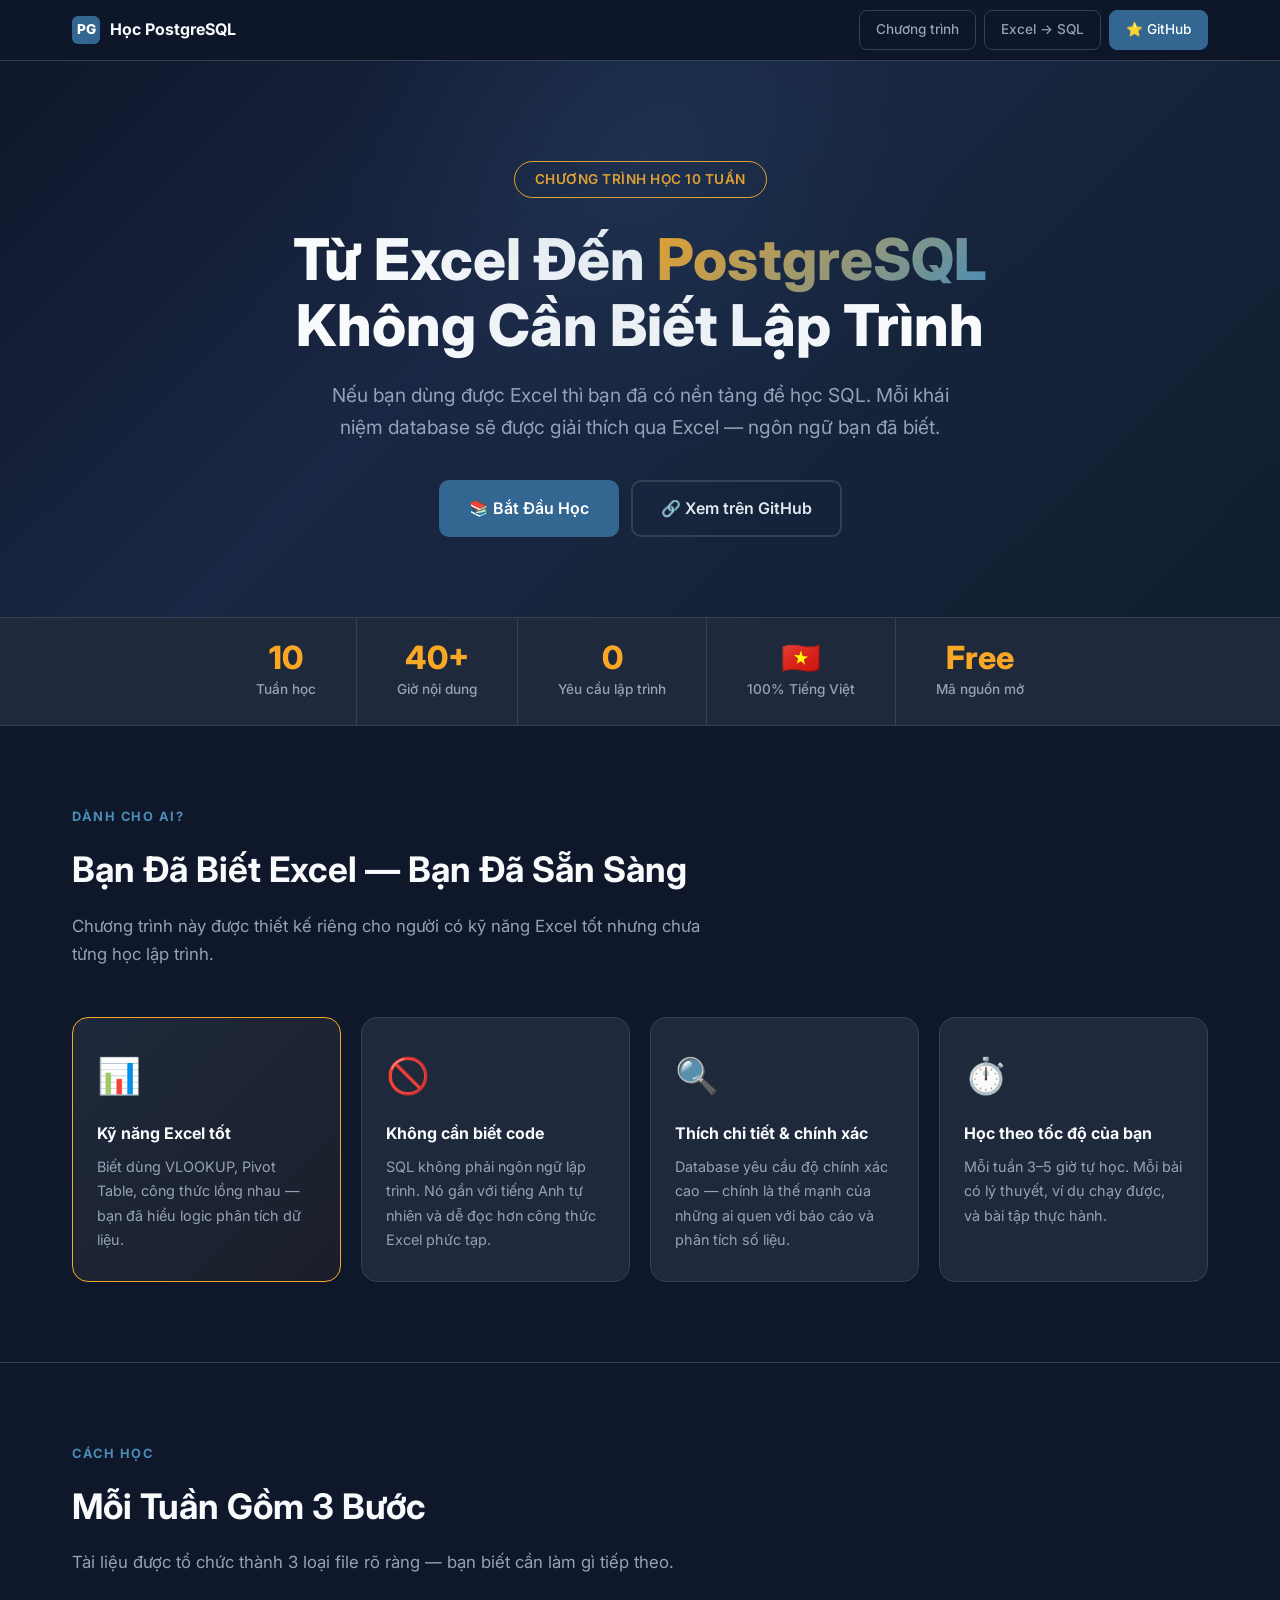
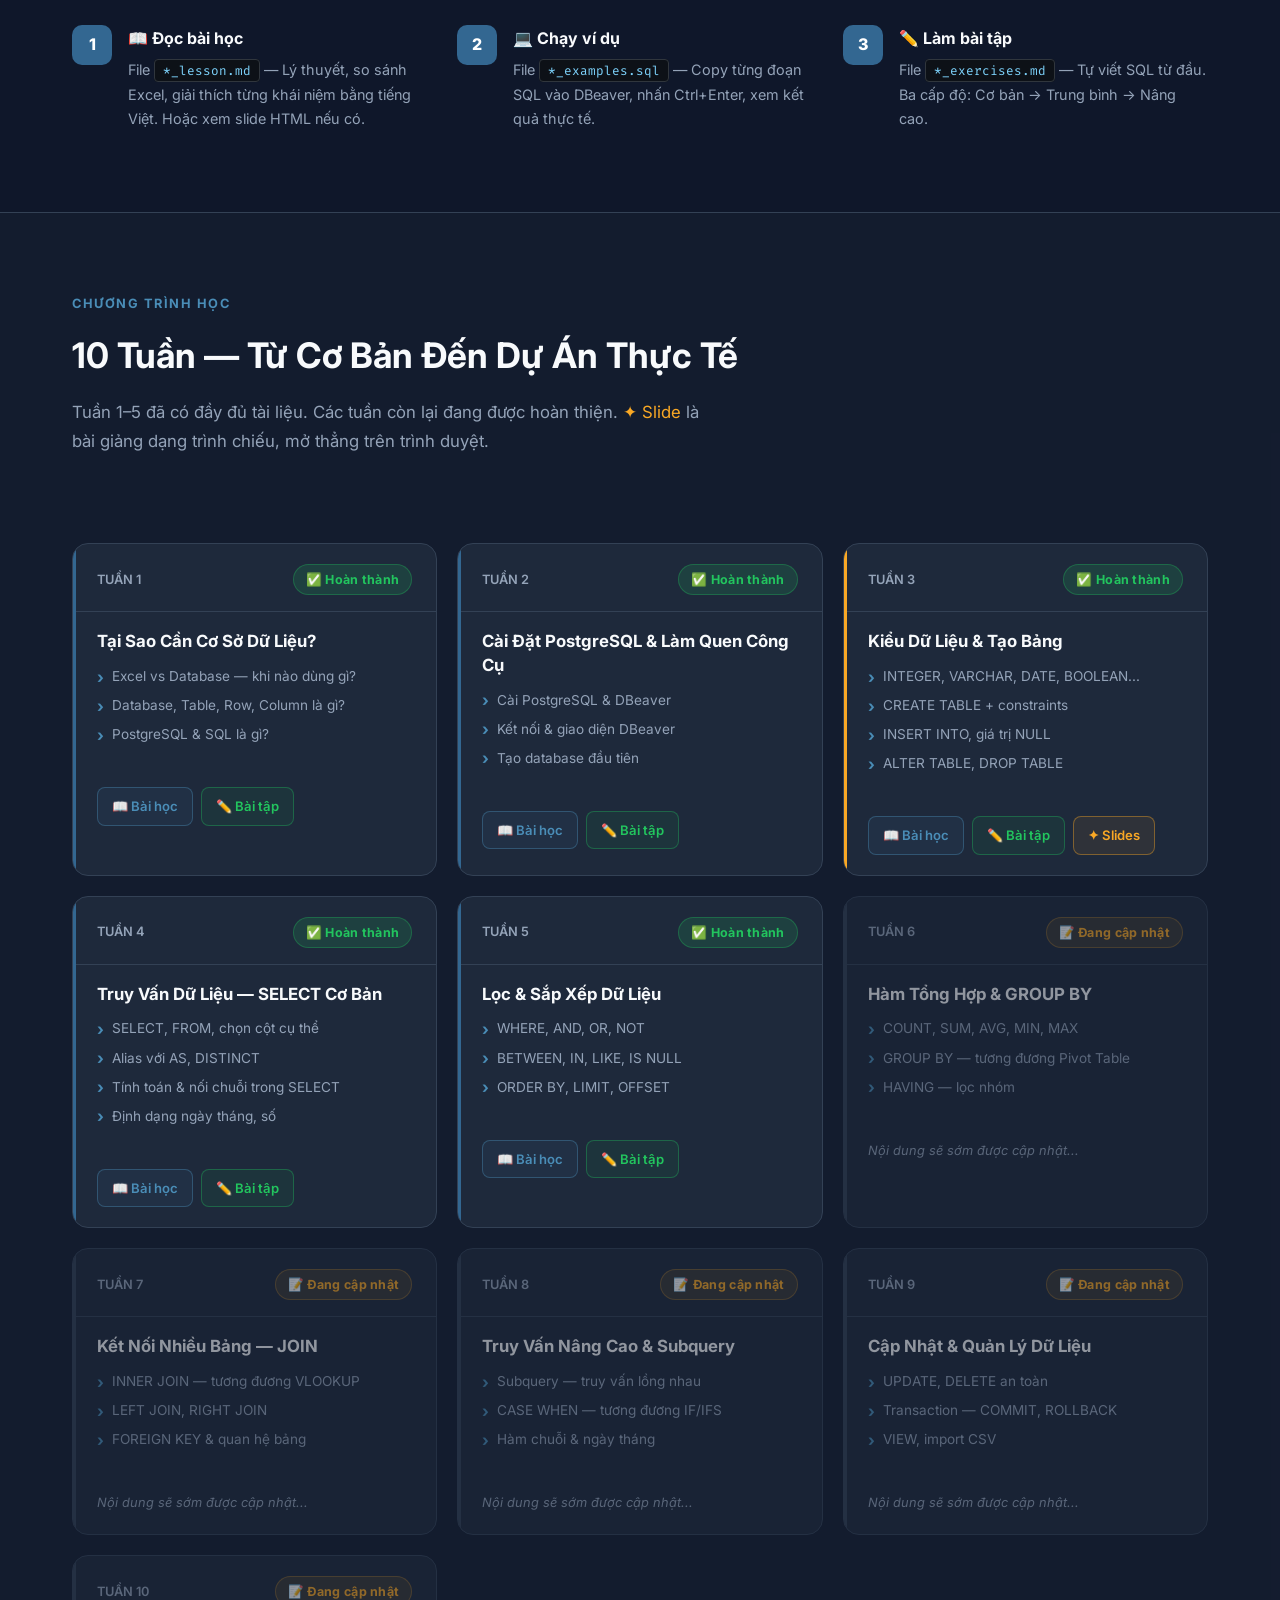
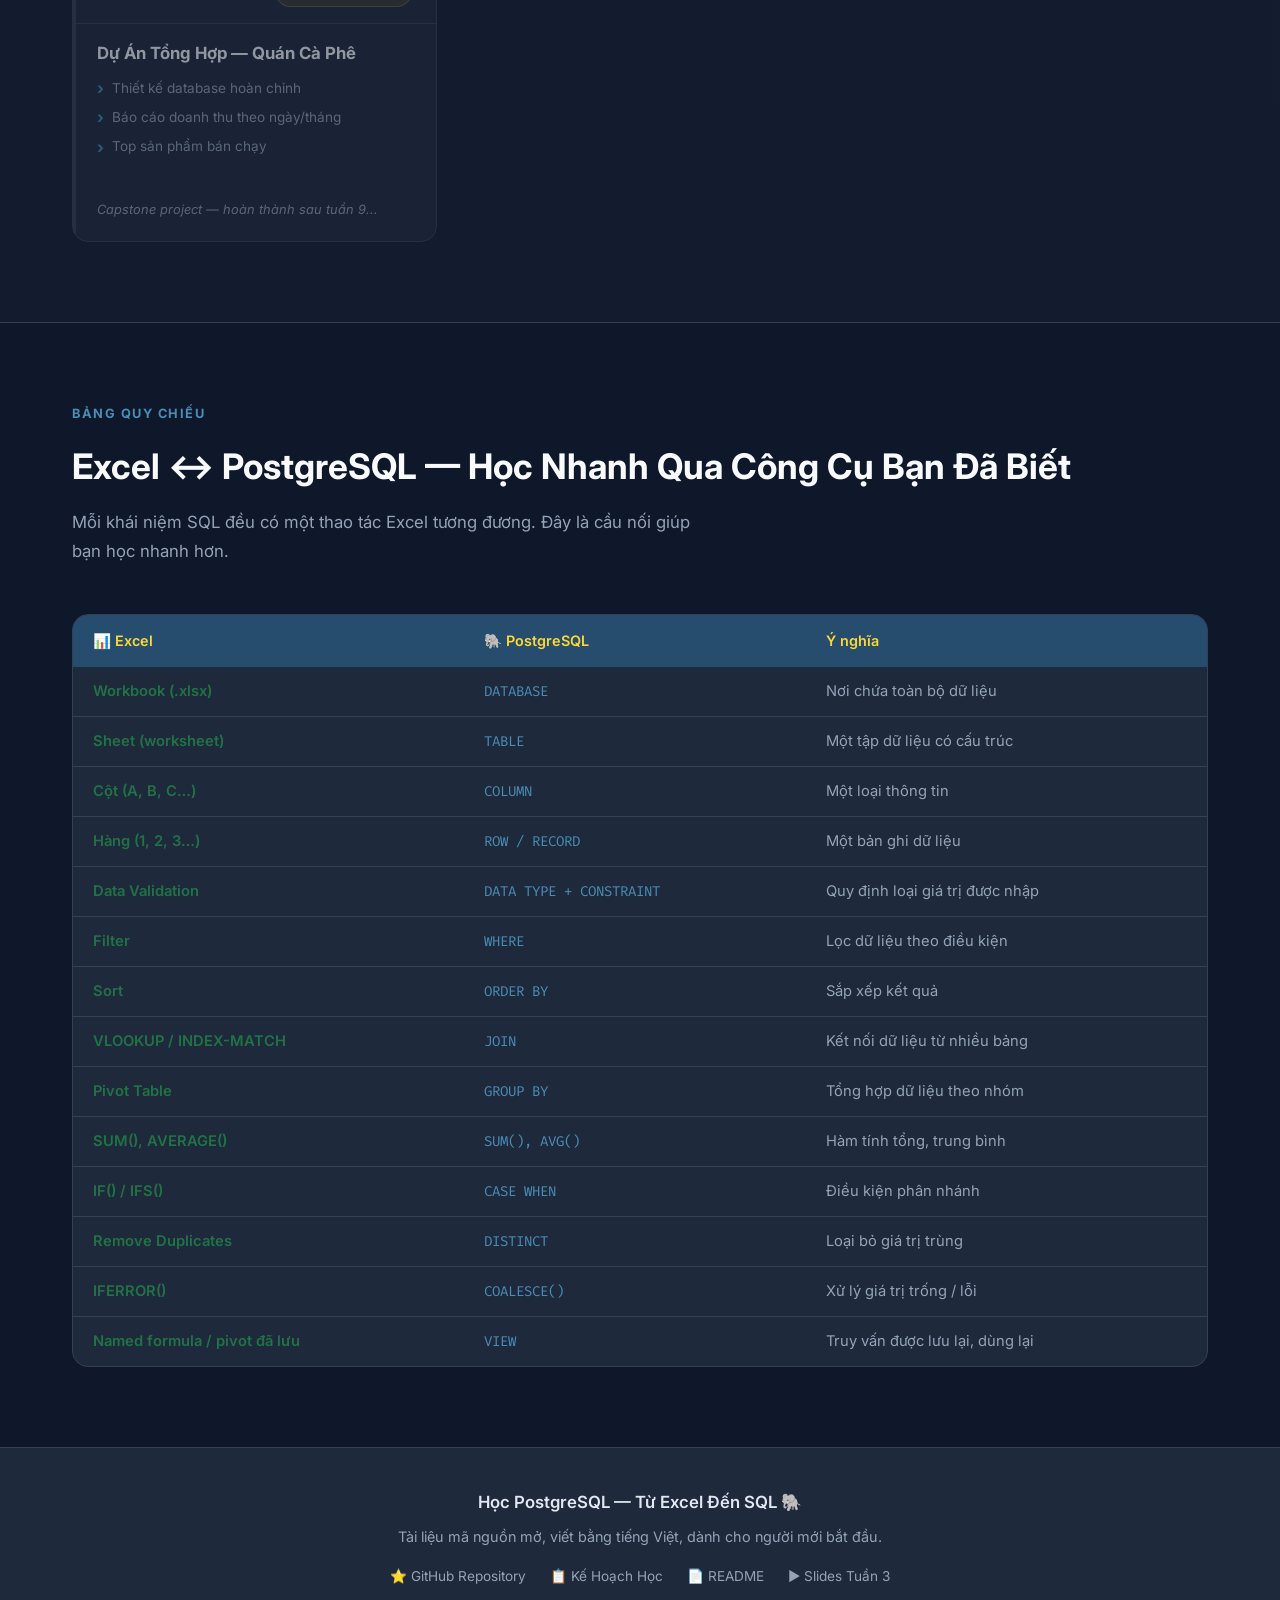
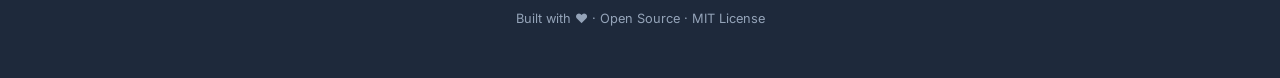
<file: index.html>
<!DOCTYPE html>
<html lang="vi">
<head>
    <meta charset="UTF-8">
    <meta name="viewport" content="width=device-width, initial-scale=1.0">
    <title>Học PostgreSQL Từ Đầu — Từ Excel Đến SQL</title>
    <meta name="description" content="Chương trình học PostgreSQL 10 tuần dành cho người chưa biết lập trình, có kỹ năng Excel tốt. Từ cơ bản đến dự án thực tế.">
    <link rel="stylesheet" href="https://fonts.googleapis.com/css2?family=Inter:wght@300;400;500;600;700;800&family=Fira+Code:wght@400;500&display=swap">
    <style>
        :root {
            --primary:       #336791;
            --primary-light: #4a8db7;
            --primary-dark:  #264d6e;
            --accent:        #f9a825;
            --accent-light:  #fdd835;
            --bg:            #0f172a;
            --bg-card:       #1e293b;
            --bg-card-hover: #243248;
            --bg-code:       #0d1117;
            --text:          #e2e8f0;
            --text-dim:      #94a3b8;
            --text-bright:   #f8fafc;
            --border:        #334155;
            --success:       #22c55e;
            --danger:        #ef4444;
            --warning:       #f59e0b;
            --info:          #3b82f6;
            --excel-green:   #217346;
        }

        * { margin: 0; padding: 0; box-sizing: border-box; }

        html { scroll-behavior: smooth; }

        body {
            font-family: 'Inter', sans-serif;
            background: var(--bg);
            color: var(--text);
            line-height: 1.7;
        }

        a { color: var(--primary-light); text-decoration: none; }
        a:hover { color: var(--accent); }

        code {
            font-family: 'Fira Code', monospace;
            background: var(--bg-code);
            padding: 2px 8px;
            border-radius: 4px;
            font-size: 0.88em;
            color: #7dd3fc;
            border: 1px solid #30363d;
        }

        /* ── NAV ── */
        nav {
            position: sticky;
            top: 0;
            z-index: 100;
            background: rgba(15, 23, 42, 0.95);
            border-bottom: 1px solid var(--border);
            backdrop-filter: blur(12px);
            -webkit-backdrop-filter: blur(12px);
        }
        .nav-inner {
            max-width: 1200px;
            margin: 0 auto;
            padding: 0 32px;
            height: 60px;
            display: flex;
            align-items: center;
            justify-content: space-between;
        }
        .nav-logo {
            display: flex;
            align-items: center;
            gap: 10px;
            font-weight: 700;
            font-size: 1rem;
            color: var(--text-bright);
        }
        .nav-logo .pg-icon {
            width: 28px;
            height: 28px;
            background: var(--primary);
            border-radius: 6px;
            display: flex;
            align-items: center;
            justify-content: center;
            font-size: 0.85rem;
            color: #fff;
            font-weight: 800;
        }
        .nav-links {
            display: flex;
            align-items: center;
            gap: 8px;
        }
        .btn-nav {
            display: inline-flex;
            align-items: center;
            gap: 6px;
            padding: 7px 16px;
            border-radius: 8px;
            font-size: 0.85rem;
            font-weight: 500;
            transition: all 0.2s;
            border: 1px solid var(--border);
            color: var(--text-dim);
            background: transparent;
            cursor: pointer;
        }
        .btn-nav:hover {
            background: var(--bg-card);
            color: var(--text);
            border-color: var(--primary-light);
        }
        .btn-nav.primary {
            background: var(--primary);
            color: #fff;
            border-color: var(--primary);
        }
        .btn-nav.primary:hover {
            background: var(--primary-light);
            border-color: var(--primary-light);
        }

        /* ── HERO ── */
        .hero {
            background: linear-gradient(135deg, #0f172a 0%, #1a2744 40%, #0f1f2e 100%);
            padding: 100px 32px 80px;
            text-align: center;
            position: relative;
            overflow: hidden;
        }
        .hero::before {
            content: '';
            position: absolute;
            width: 600px;
            height: 600px;
            background: radial-gradient(circle, rgba(51,103,145,0.15) 0%, transparent 70%);
            top: -200px;
            left: 50%;
            transform: translateX(-50%);
            pointer-events: none;
        }
        .hero-eyebrow {
            display: inline-block;
            padding: 6px 20px;
            border: 1px solid var(--accent);
            border-radius: 100px;
            color: var(--accent);
            font-size: 0.85rem;
            font-weight: 600;
            letter-spacing: 0.5px;
            text-transform: uppercase;
            margin-bottom: 28px;
        }
        .hero h1 {
            font-size: clamp(2.2rem, 5vw, 3.6rem);
            font-weight: 800;
            line-height: 1.15;
            color: var(--text-bright);
            max-width: 820px;
            margin: 0 auto 20px;
        }
        .hero h1 span {
            background: linear-gradient(135deg, var(--accent), var(--primary-light));
            -webkit-background-clip: text;
            -webkit-text-fill-color: transparent;
            background-clip: text;
        }
        .hero p {
            font-size: 1.2rem;
            color: var(--text-dim);
            max-width: 640px;
            margin: 0 auto 36px;
        }
        .hero-actions {
            display: flex;
            justify-content: center;
            gap: 12px;
            flex-wrap: wrap;
        }
        .btn-hero {
            display: inline-flex;
            align-items: center;
            gap: 8px;
            padding: 13px 28px;
            border-radius: 10px;
            font-size: 1rem;
            font-weight: 600;
            transition: all 0.25s;
            cursor: pointer;
        }
        .btn-hero.filled {
            background: var(--primary);
            color: #fff;
            border: 2px solid var(--primary);
        }
        .btn-hero.filled:hover {
            background: var(--primary-light);
            border-color: var(--primary-light);
            transform: translateY(-2px);
            box-shadow: 0 8px 24px rgba(51,103,145,0.4);
        }
        .btn-hero.outline {
            background: transparent;
            color: var(--text);
            border: 2px solid var(--border);
        }
        .btn-hero.outline:hover {
            border-color: var(--accent);
            color: var(--accent);
            transform: translateY(-2px);
        }

        /* ── STATS BAR ── */
        .stats-bar {
            background: var(--bg-card);
            border-top: 1px solid var(--border);
            border-bottom: 1px solid var(--border);
        }
        .stats-inner {
            max-width: 1200px;
            margin: 0 auto;
            padding: 0 32px;
            display: flex;
            justify-content: center;
            gap: 0;
        }
        .stat-item {
            padding: 24px 40px;
            text-align: center;
            border-right: 1px solid var(--border);
        }
        .stat-item:last-child { border-right: none; }
        .stat-number {
            font-size: 2rem;
            font-weight: 800;
            color: var(--accent);
            line-height: 1;
            margin-bottom: 4px;
        }
        .stat-label {
            font-size: 0.85rem;
            color: var(--text-dim);
            font-weight: 500;
        }

        /* ── SECTIONS ── */
        .section {
            max-width: 1200px;
            margin: 0 auto;
            padding: 80px 32px;
        }
        .section-label {
            font-size: 0.8rem;
            font-weight: 700;
            letter-spacing: 1.5px;
            text-transform: uppercase;
            color: var(--primary-light);
            margin-bottom: 12px;
        }
        .section-title {
            font-size: clamp(1.6rem, 3vw, 2.2rem);
            font-weight: 700;
            color: var(--text-bright);
            margin-bottom: 12px;
        }
        .section-sub {
            font-size: 1.05rem;
            color: var(--text-dim);
            max-width: 640px;
            margin-bottom: 48px;
        }

        /* ── FOR WHOM ── */
        .profile-grid {
            display: grid;
            grid-template-columns: repeat(auto-fit, minmax(260px, 1fr));
            gap: 20px;
        }
        .profile-card {
            background: var(--bg-card);
            border: 1px solid var(--border);
            border-radius: 16px;
            padding: 28px 24px;
            transition: border-color 0.2s, transform 0.2s;
        }
        .profile-card:hover {
            border-color: var(--primary-light);
            transform: translateY(-4px);
        }
        .profile-icon {
            font-size: 2.2rem;
            margin-bottom: 14px;
        }
        .profile-card h3 {
            font-size: 1rem;
            font-weight: 700;
            color: var(--text-bright);
            margin-bottom: 8px;
        }
        .profile-card p {
            font-size: 0.9rem;
            color: var(--text-dim);
        }
        .profile-card.highlight {
            border-color: var(--accent);
            background: linear-gradient(135deg, var(--bg-card), rgba(249,168,37,0.05));
        }

        /* ── HOW TO USE ── */
        .steps {
            display: grid;
            grid-template-columns: repeat(auto-fit, minmax(240px, 1fr));
            gap: 20px;
        }
        .step {
            display: flex;
            gap: 16px;
            align-items: flex-start;
        }
        .step-num {
            flex-shrink: 0;
            width: 40px;
            height: 40px;
            background: var(--primary);
            border-radius: 10px;
            display: flex;
            align-items: center;
            justify-content: center;
            font-weight: 800;
            font-size: 1rem;
            color: #fff;
        }
        .step-content h3 {
            font-size: 1rem;
            font-weight: 700;
            color: var(--text-bright);
            margin-bottom: 6px;
        }
        .step-content p {
            font-size: 0.9rem;
            color: var(--text-dim);
        }

        /* ── CURRICULUM ── */
        #curriculum { background: rgba(30, 41, 59, 0.3); padding: 80px 0; }
        #curriculum .section { padding-top: 0; padding-bottom: 0; }

        .week-grid {
            display: grid;
            grid-template-columns: repeat(auto-fill, minmax(340px, 1fr));
            gap: 20px;
        }

        .week-card {
            background: var(--bg-card);
            border: 1px solid var(--border);
            border-radius: 16px;
            overflow: hidden;
            transition: border-color 0.25s, transform 0.25s, box-shadow 0.25s;
            position: relative;
        }
        .week-card.available:hover {
            border-color: var(--primary-light);
            transform: translateY(-4px);
            box-shadow: 0 12px 32px rgba(51,103,145,0.2);
        }
        .week-card.coming-soon {
            opacity: 0.55;
        }

        .week-card-header {
            padding: 20px 24px 16px;
            border-bottom: 1px solid var(--border);
            display: flex;
            align-items: center;
            justify-content: space-between;
        }
        .week-badge-card {
            display: inline-flex;
            align-items: center;
            gap: 6px;
            padding: 4px 12px;
            border-radius: 100px;
            font-size: 0.78rem;
            font-weight: 700;
            letter-spacing: 0.3px;
        }
        .week-badge-card.done {
            background: rgba(34, 197, 94, 0.15);
            color: var(--success);
            border: 1px solid rgba(34, 197, 94, 0.3);
        }
        .week-badge-card.progress {
            background: rgba(249, 168, 37, 0.12);
            color: var(--accent);
            border: 1px solid rgba(249, 168, 37, 0.3);
        }
        .week-num {
            font-size: 0.8rem;
            color: var(--text-dim);
            font-weight: 600;
        }

        .week-card-body {
            padding: 18px 24px;
        }
        .week-card-body h3 {
            font-size: 1.05rem;
            font-weight: 700;
            color: var(--text-bright);
            margin-bottom: 8px;
            line-height: 1.4;
        }
        .week-card-body .topic-list {
            list-style: none;
            padding: 0;
            margin-bottom: 20px;
        }
        .week-card-body .topic-list li {
            font-size: 0.85rem;
            color: var(--text-dim);
            padding: 3px 0;
            display: flex;
            align-items: center;
            gap: 8px;
        }
        .week-card-body .topic-list li::before {
            content: '›';
            color: var(--primary-light);
            font-weight: 700;
            font-size: 1rem;
            line-height: 1;
        }

        .week-card-actions {
            padding: 0 24px 20px;
            display: flex;
            gap: 8px;
            flex-wrap: wrap;
        }
        .btn-action {
            display: inline-flex;
            align-items: center;
            gap: 5px;
            padding: 7px 14px;
            border-radius: 8px;
            font-size: 0.82rem;
            font-weight: 600;
            transition: all 0.2s;
            border: 1px solid;
            cursor: pointer;
            white-space: nowrap;
        }
        .btn-action.lesson {
            color: var(--primary-light);
            border-color: rgba(74, 141, 183, 0.4);
            background: rgba(74, 141, 183, 0.08);
        }
        .btn-action.lesson:hover {
            background: rgba(74, 141, 183, 0.2);
            border-color: var(--primary-light);
        }
        .btn-action.exercise {
            color: var(--success);
            border-color: rgba(34, 197, 94, 0.35);
            background: rgba(34, 197, 94, 0.07);
        }
        .btn-action.exercise:hover {
            background: rgba(34, 197, 94, 0.18);
            border-color: var(--success);
        }
        .btn-action.slide {
            color: var(--accent);
            border-color: rgba(249, 168, 37, 0.4);
            background: rgba(249, 168, 37, 0.08);
        }
        .btn-action.slide:hover {
            background: rgba(249, 168, 37, 0.2);
            border-color: var(--accent);
        }

        /* Left accent stripe per week */
        .week-card::before {
            content: '';
            position: absolute;
            left: 0;
            top: 0;
            bottom: 0;
            width: 3px;
            background: var(--border);
            border-radius: 16px 0 0 16px;
        }
        .week-card.available::before { background: var(--primary); }
        .week-card.has-slide::before { background: var(--accent); }

        .coming-soon-tag {
            font-size: 0.8rem;
            color: var(--text-dim);
            font-style: italic;
            padding: 0 24px 20px;
        }

        /* ── EXCEL BRIDGE ── */
        .bridge-table-wrap {
            background: var(--bg-card);
            border: 1px solid var(--border);
            border-radius: 16px;
            overflow: hidden;
        }
        table.bridge-table {
            width: 100%;
            border-collapse: collapse;
        }
        table.bridge-table th {
            background: var(--primary-dark);
            color: var(--accent-light);
            padding: 14px 20px;
            text-align: left;
            font-size: 0.9rem;
            font-weight: 600;
        }
        table.bridge-table td {
            padding: 12px 20px;
            border-bottom: 1px solid var(--border);
            font-size: 0.92rem;
        }
        table.bridge-table tr:last-child td { border-bottom: none; }
        table.bridge-table tr:hover td { background: rgba(51,103,145,0.1); }
        table.bridge-table td:first-child { color: var(--excel-green); font-weight: 600; }
        table.bridge-table td:nth-child(2) { color: var(--primary-light); font-family: 'Fira Code', monospace; font-size: 0.88rem; }
        table.bridge-table td:nth-child(3) { color: var(--text-dim); }

        /* ── FOOTER ── */
        footer {
            background: var(--bg-card);
            border-top: 1px solid var(--border);
            padding: 40px 32px;
            text-align: center;
        }
        footer p { color: var(--text-dim); font-size: 0.9rem; margin-bottom: 8px; }
        footer .footer-links {
            display: flex;
            justify-content: center;
            gap: 24px;
            flex-wrap: wrap;
            margin-top: 16px;
        }
        footer .footer-links a {
            color: var(--text-dim);
            font-size: 0.85rem;
            transition: color 0.2s;
        }
        footer .footer-links a:hover { color: var(--accent); }

        /* ── DIVIDER ── */
        hr.section-divider {
            border: none;
            border-top: 1px solid var(--border);
            margin: 0;
        }

        /* ── RESPONSIVE ── */
        @media (max-width: 768px) {
            .nav-inner { padding: 0 20px; }
            .hero { padding: 72px 20px 60px; }
            .stats-inner { flex-wrap: wrap; }
            .stat-item { border-right: none; border-bottom: 1px solid var(--border); width: 50%; }
            .stat-item:nth-child(even) { border-right: none; }
            .section { padding: 60px 20px; }
            .week-grid { grid-template-columns: 1fr; }
        }
        @media (max-width: 480px) {
            .hero-actions { flex-direction: column; align-items: center; }
            .stat-item { width: 100%; }
            .nav-links .btn-nav:not(.primary) { display: none; }
        }
    </style>
</head>
<body>

<!-- ══════════════════════════════════════════
     NAV
══════════════════════════════════════════ -->
<nav>
    <div class="nav-inner">
        <div class="nav-logo">
            <div class="pg-icon">PG</div>
            <span>Học PostgreSQL</span>
        </div>
        <div class="nav-links">
            <a class="btn-nav" href="#curriculum">Chương trình</a>
            <a class="btn-nav" href="#bridge">Excel → SQL</a>
            <a class="btn-nav primary" href="https://github.com/nhatlam1111/postgresql-db-learning" target="_blank" rel="noopener">
                ⭐ GitHub
            </a>
        </div>
    </div>
</nav>

<!-- ══════════════════════════════════════════
     HERO
══════════════════════════════════════════ -->
<section class="hero">
    <div class="hero-eyebrow">Chương Trình Học 10 Tuần</div>
    <h1>Từ Excel Đến <span>PostgreSQL</span><br>Không Cần Biết Lập Trình</h1>
    <p>
        Nếu bạn dùng được Excel thì bạn đã có nền tảng để học SQL.
        Mỗi khái niệm database sẽ được giải thích qua Excel — ngôn ngữ bạn đã biết.
    </p>
    <div class="hero-actions">
        <a class="btn-hero filled" href="#curriculum">📚 Bắt Đầu Học</a>
        <a class="btn-hero outline" href="https://github.com/nhatlam1111/postgresql-db-learning" target="_blank" rel="noopener">🔗 Xem trên GitHub</a>
    </div>
</section>

<!-- ══════════════════════════════════════════
     STATS BAR
══════════════════════════════════════════ -->
<div class="stats-bar">
    <div class="stats-inner">
        <div class="stat-item">
            <div class="stat-number">10</div>
            <div class="stat-label">Tuần học</div>
        </div>
        <div class="stat-item">
            <div class="stat-number">40+</div>
            <div class="stat-label">Giờ nội dung</div>
        </div>
        <div class="stat-item">
            <div class="stat-number">0</div>
            <div class="stat-label">Yêu cầu lập trình</div>
        </div>
        <div class="stat-item">
            <div class="stat-number">🇻🇳</div>
            <div class="stat-label">100% Tiếng Việt</div>
        </div>
        <div class="stat-item">
            <div class="stat-number">Free</div>
            <div class="stat-label">Mã nguồn mở</div>
        </div>
    </div>
</div>

<!-- ══════════════════════════════════════════
     FOR WHOM
══════════════════════════════════════════ -->
<section class="section">
    <div class="section-label">Dành Cho Ai?</div>
    <div class="section-title">Bạn Đã Biết Excel — Bạn Đã Sẵn Sàng</div>
    <p class="section-sub">Chương trình này được thiết kế riêng cho người có kỹ năng Excel tốt nhưng chưa từng học lập trình.</p>

    <div class="profile-grid">
        <div class="profile-card highlight">
            <div class="profile-icon">📊</div>
            <h3>Kỹ năng Excel tốt</h3>
            <p>Biết dùng VLOOKUP, Pivot Table, công thức lồng nhau — bạn đã hiểu logic phân tích dữ liệu.</p>
        </div>
        <div class="profile-card">
            <div class="profile-icon">🚫</div>
            <h3>Không cần biết code</h3>
            <p>SQL không phải ngôn ngữ lập trình. Nó gần với tiếng Anh tự nhiên và dễ đọc hơn công thức Excel phức tạp.</p>
        </div>
        <div class="profile-card">
            <div class="profile-icon">🔍</div>
            <h3>Thích chi tiết & chính xác</h3>
            <p>Database yêu cầu độ chính xác cao — chính là thế mạnh của những ai quen với báo cáo và phân tích số liệu.</p>
        </div>
        <div class="profile-card">
            <div class="profile-icon">⏱️</div>
            <h3>Học theo tốc độ của bạn</h3>
            <p>Mỗi tuần 3–5 giờ tự học. Mỗi bài có lý thuyết, ví dụ chạy được, và bài tập thực hành.</p>
        </div>
    </div>
</section>

<hr class="section-divider">

<!-- ══════════════════════════════════════════
     HOW TO USE
══════════════════════════════════════════ -->
<section class="section">
    <div class="section-label">Cách Học</div>
    <div class="section-title">Mỗi Tuần Gồm 3 Bước</div>
    <p class="section-sub">Tài liệu được tổ chức thành 3 loại file rõ ràng — bạn biết cần làm gì tiếp theo.</p>

    <div class="steps">
        <div class="step">
            <div class="step-num">1</div>
            <div class="step-content">
                <h3>📖 Đọc bài học</h3>
                <p>File <code>*_lesson.md</code> — Lý thuyết, so sánh Excel, giải thích từng khái niệm bằng tiếng Việt. Hoặc xem slide HTML nếu có.</p>
            </div>
        </div>
        <div class="step">
            <div class="step-num">2</div>
            <div class="step-content">
                <h3>💻 Chạy ví dụ</h3>
                <p>File <code>*_examples.sql</code> — Copy từng đoạn SQL vào DBeaver, nhấn Ctrl+Enter, xem kết quả thực tế.</p>
            </div>
        </div>
        <div class="step">
            <div class="step-num">3</div>
            <div class="step-content">
                <h3>✏️ Làm bài tập</h3>
                <p>File <code>*_exercises.md</code> — Tự viết SQL từ đầu. Ba cấp độ: Cơ bản → Trung bình → Nâng cao.</p>
            </div>
        </div>
    </div>
</section>

<hr class="section-divider">

<!-- ══════════════════════════════════════════
     CURRICULUM
══════════════════════════════════════════ -->
<section id="curriculum">
    <div class="section" style="padding-bottom: 40px;">
        <div class="section-label">Chương Trình Học</div>
        <div class="section-title">10 Tuần — Từ Cơ Bản Đến Dự Án Thực Tế</div>
        <p class="section-sub">
            Tuần 1–5 đã có đầy đủ tài liệu. Các tuần còn lại đang được hoàn thiện.
            <span style="color: var(--accent);">✦ Slide</span> là bài giảng dạng trình chiếu, mở thẳng trên trình duyệt.
        </p>
    </div>

    <div class="section" style="padding-top: 0;">
        <div class="week-grid">

            <!-- ── TUẦN 1 ── -->
            <div class="week-card available">
                <div class="week-card-header">
                    <span class="week-num">TUẦN 1</span>
                    <span class="week-badge-card done">✅ Hoàn thành</span>
                </div>
                <div class="week-card-body">
                    <h3>Tại Sao Cần Cơ Sở Dữ Liệu?</h3>
                    <ul class="topic-list">
                        <li>Excel vs Database — khi nào dùng gì?</li>
                        <li>Database, Table, Row, Column là gì?</li>
                        <li>PostgreSQL & SQL là gì?</li>
                    </ul>
                </div>
                <div class="week-card-actions">
                    <a class="btn-action lesson" href="https://github.com/nhatlam1111/postgresql-db-learning/blob/main/Lessons%20%26%20Examples/Lesson/01.Why_Database_lesson.md" target="_blank" rel="noopener">📖 Bài học</a>
                    <a class="btn-action exercise" href="https://github.com/nhatlam1111/postgresql-db-learning/blob/main/Exercises/01.Why_Database_exercises.md" target="_blank" rel="noopener">✏️ Bài tập</a>
                </div>
            </div>

            <!-- ── TUẦN 2 ── -->
            <div class="week-card available">
                <div class="week-card-header">
                    <span class="week-num">TUẦN 2</span>
                    <span class="week-badge-card done">✅ Hoàn thành</span>
                </div>
                <div class="week-card-body">
                    <h3>Cài Đặt PostgreSQL & Làm Quen Công Cụ</h3>
                    <ul class="topic-list">
                        <li>Cài PostgreSQL & DBeaver</li>
                        <li>Kết nối & giao diện DBeaver</li>
                        <li>Tạo database đầu tiên</li>
                    </ul>
                </div>
                <div class="week-card-actions">
                    <a class="btn-action lesson" href="https://github.com/nhatlam1111/postgresql-db-learning/blob/main/Lessons%20%26%20Examples/Lesson/02.Setup_PostgreSQL_lesson.md" target="_blank" rel="noopener">📖 Bài học</a>
                    <a class="btn-action exercise" href="https://github.com/nhatlam1111/postgresql-db-learning/blob/main/Exercises/02.Setup_PostgreSQL_exercises.md" target="_blank" rel="noopener">✏️ Bài tập</a>
                </div>
            </div>

            <!-- ── TUẦN 3 ── has slide -->
            <div class="week-card available has-slide">
                <div class="week-card-header">
                    <span class="week-num">TUẦN 3</span>
                    <span class="week-badge-card done">✅ Hoàn thành</span>
                </div>
                <div class="week-card-body">
                    <h3>Kiểu Dữ Liệu & Tạo Bảng</h3>
                    <ul class="topic-list">
                        <li>INTEGER, VARCHAR, DATE, BOOLEAN...</li>
                        <li>CREATE TABLE + constraints</li>
                        <li>INSERT INTO, giá trị NULL</li>
                        <li>ALTER TABLE, DROP TABLE</li>
                    </ul>
                </div>
                <div class="week-card-actions">
                    <a class="btn-action lesson" href="https://github.com/nhatlam1111/postgresql-db-learning/blob/main/Lessons%20%26%20Examples/Lesson/03.Datatype_and_Table_lesson.md" target="_blank" rel="noopener">📖 Bài học</a>
                    <a class="btn-action exercise" href="https://github.com/nhatlam1111/postgresql-db-learning/blob/main/Exercises/03.Datatype_and_Table_exercises.md" target="_blank" rel="noopener">✏️ Bài tập</a>
                    <a class="btn-action slide" href="Slides/03.Datatype_and_Table_slides.html" target="_blank">✦ Slides</a>
                </div>
            </div>

            <!-- ── TUẦN 4 ── -->
            <div class="week-card available">
                <div class="week-card-header">
                    <span class="week-num">TUẦN 4</span>
                    <span class="week-badge-card done">✅ Hoàn thành</span>
                </div>
                <div class="week-card-body">
                    <h3>Truy Vấn Dữ Liệu — SELECT Cơ Bản</h3>
                    <ul class="topic-list">
                        <li>SELECT, FROM, chọn cột cụ thể</li>
                        <li>Alias với AS, DISTINCT</li>
                        <li>Tính toán & nối chuỗi trong SELECT</li>
                        <li>Định dạng ngày tháng, số</li>
                    </ul>
                </div>
                <div class="week-card-actions">
                    <a class="btn-action lesson" href="https://github.com/nhatlam1111/postgresql-db-learning/blob/main/Lessons%20%26%20Examples/Lesson/04.SELECT_Basics_lesson.md" target="_blank" rel="noopener">📖 Bài học</a>
                    <a class="btn-action exercise" href="https://github.com/nhatlam1111/postgresql-db-learning/blob/main/Exercises/04.SELECT_Basics_exercises.md" target="_blank" rel="noopener">✏️ Bài tập</a>
                </div>
            </div>

            <!-- ── TUẦN 5 ── -->
            <div class="week-card available">
                <div class="week-card-header">
                    <span class="week-num">TUẦN 5</span>
                    <span class="week-badge-card done">✅ Hoàn thành</span>
                </div>
                <div class="week-card-body">
                    <h3>Lọc & Sắp Xếp Dữ Liệu</h3>
                    <ul class="topic-list">
                        <li>WHERE, AND, OR, NOT</li>
                        <li>BETWEEN, IN, LIKE, IS NULL</li>
                        <li>ORDER BY, LIMIT, OFFSET</li>
                    </ul>
                </div>
                <div class="week-card-actions">
                    <a class="btn-action lesson" href="https://github.com/nhatlam1111/postgresql-db-learning/blob/main/Lessons%20%26%20Examples/Lesson/05.Filter_Data_lesson.md" target="_blank" rel="noopener">📖 Bài học</a>
                    <a class="btn-action exercise" href="https://github.com/nhatlam1111/postgresql-db-learning/blob/main/Exercises/05.Filter_Data_exercises.md" target="_blank" rel="noopener">✏️ Bài tập</a>
                </div>
            </div>

            <!-- ── TUẦN 6 ── -->
            <div class="week-card coming-soon">
                <div class="week-card-header">
                    <span class="week-num">TUẦN 6</span>
                    <span class="week-badge-card progress">📝 Đang cập nhật</span>
                </div>
                <div class="week-card-body">
                    <h3>Hàm Tổng Hợp & GROUP BY</h3>
                    <ul class="topic-list">
                        <li>COUNT, SUM, AVG, MIN, MAX</li>
                        <li>GROUP BY — tương đương Pivot Table</li>
                        <li>HAVING — lọc nhóm</li>
                    </ul>
                </div>
                <div class="coming-soon-tag">Nội dung sẽ sớm được cập nhật...</div>
            </div>

            <!-- ── TUẦN 7 ── -->
            <div class="week-card coming-soon">
                <div class="week-card-header">
                    <span class="week-num">TUẦN 7</span>
                    <span class="week-badge-card progress">📝 Đang cập nhật</span>
                </div>
                <div class="week-card-body">
                    <h3>Kết Nối Nhiều Bảng — JOIN</h3>
                    <ul class="topic-list">
                        <li>INNER JOIN — tương đương VLOOKUP</li>
                        <li>LEFT JOIN, RIGHT JOIN</li>
                        <li>FOREIGN KEY & quan hệ bảng</li>
                    </ul>
                </div>
                <div class="coming-soon-tag">Nội dung sẽ sớm được cập nhật...</div>
            </div>

            <!-- ── TUẦN 8 ── -->
            <div class="week-card coming-soon">
                <div class="week-card-header">
                    <span class="week-num">TUẦN 8</span>
                    <span class="week-badge-card progress">📝 Đang cập nhật</span>
                </div>
                <div class="week-card-body">
                    <h3>Truy Vấn Nâng Cao & Subquery</h3>
                    <ul class="topic-list">
                        <li>Subquery — truy vấn lồng nhau</li>
                        <li>CASE WHEN — tương đương IF/IFS</li>
                        <li>Hàm chuỗi & ngày tháng</li>
                    </ul>
                </div>
                <div class="coming-soon-tag">Nội dung sẽ sớm được cập nhật...</div>
            </div>

            <!-- ── TUẦN 9 ── -->
            <div class="week-card coming-soon">
                <div class="week-card-header">
                    <span class="week-num">TUẦN 9</span>
                    <span class="week-badge-card progress">📝 Đang cập nhật</span>
                </div>
                <div class="week-card-body">
                    <h3>Cập Nhật & Quản Lý Dữ Liệu</h3>
                    <ul class="topic-list">
                        <li>UPDATE, DELETE an toàn</li>
                        <li>Transaction — COMMIT, ROLLBACK</li>
                        <li>VIEW, import CSV</li>
                    </ul>
                </div>
                <div class="coming-soon-tag">Nội dung sẽ sớm được cập nhật...</div>
            </div>

            <!-- ── TUẦN 10 ── -->
            <div class="week-card coming-soon">
                <div class="week-card-header">
                    <span class="week-num">TUẦN 10</span>
                    <span class="week-badge-card progress">📝 Đang cập nhật</span>
                </div>
                <div class="week-card-body">
                    <h3>Dự Án Tổng Hợp — Quán Cà Phê</h3>
                    <ul class="topic-list">
                        <li>Thiết kế database hoàn chỉnh</li>
                        <li>Báo cáo doanh thu theo ngày/tháng</li>
                        <li>Top sản phẩm bán chạy</li>
                    </ul>
                </div>
                <div class="coming-soon-tag">Capstone project — hoàn thành sau tuần 9...</div>
            </div>

        </div><!-- /week-grid -->
    </div>
</section>

<hr class="section-divider">

<!-- ══════════════════════════════════════════
     EXCEL BRIDGE TABLE
══════════════════════════════════════════ -->
<section id="bridge" class="section">
    <div class="section-label">Bảng Quy Chiếu</div>
    <div class="section-title">Excel ↔ PostgreSQL — Học Nhanh Qua Công Cụ Bạn Đã Biết</div>
    <p class="section-sub">Mỗi khái niệm SQL đều có một thao tác Excel tương đương. Đây là cầu nối giúp bạn học nhanh hơn.</p>

    <div class="bridge-table-wrap">
        <table class="bridge-table">
            <thead>
                <tr>
                    <th>📊 Excel</th>
                    <th>🐘 PostgreSQL</th>
                    <th>Ý nghĩa</th>
                </tr>
            </thead>
            <tbody>
                <tr><td>Workbook (.xlsx)</td><td>DATABASE</td><td>Nơi chứa toàn bộ dữ liệu</td></tr>
                <tr><td>Sheet (worksheet)</td><td>TABLE</td><td>Một tập dữ liệu có cấu trúc</td></tr>
                <tr><td>Cột (A, B, C…)</td><td>COLUMN</td><td>Một loại thông tin</td></tr>
                <tr><td>Hàng (1, 2, 3…)</td><td>ROW / RECORD</td><td>Một bản ghi dữ liệu</td></tr>
                <tr><td>Data Validation</td><td>DATA TYPE + CONSTRAINT</td><td>Quy định loại giá trị được nhập</td></tr>
                <tr><td>Filter</td><td>WHERE</td><td>Lọc dữ liệu theo điều kiện</td></tr>
                <tr><td>Sort</td><td>ORDER BY</td><td>Sắp xếp kết quả</td></tr>
                <tr><td>VLOOKUP / INDEX-MATCH</td><td>JOIN</td><td>Kết nối dữ liệu từ nhiều bảng</td></tr>
                <tr><td>Pivot Table</td><td>GROUP BY</td><td>Tổng hợp dữ liệu theo nhóm</td></tr>
                <tr><td>SUM(), AVERAGE()</td><td>SUM(), AVG()</td><td>Hàm tính tổng, trung bình</td></tr>
                <tr><td>IF() / IFS()</td><td>CASE WHEN</td><td>Điều kiện phân nhánh</td></tr>
                <tr><td>Remove Duplicates</td><td>DISTINCT</td><td>Loại bỏ giá trị trùng</td></tr>
                <tr><td>IFERROR()</td><td>COALESCE()</td><td>Xử lý giá trị trống / lỗi</td></tr>
                <tr><td>Named formula / pivot đã lưu</td><td>VIEW</td><td>Truy vấn được lưu lại, dùng lại</td></tr>
            </tbody>
        </table>
    </div>
</section>

<!-- ══════════════════════════════════════════
     FOOTER
══════════════════════════════════════════ -->
<footer>
    <p style="font-size:1.05rem; color: var(--text); font-weight:600;">Học PostgreSQL — Từ Excel Đến SQL 🐘</p>
    <p>Tài liệu mã nguồn mở, viết bằng tiếng Việt, dành cho người mới bắt đầu.</p>
    <div class="footer-links">
        <a href="https://github.com/nhatlam1111/postgresql-db-learning" target="_blank" rel="noopener">⭐ GitHub Repository</a>
        <a href="https://github.com/nhatlam1111/postgresql-db-learning/blob/main/plan.md" target="_blank" rel="noopener">📋 Kế Hoạch Học</a>
        <a href="https://github.com/nhatlam1111/postgresql-db-learning/blob/main/README.md" target="_blank" rel="noopener">📄 README</a>
        <a href="Slides/03.Datatype_and_Table_slides.html" target="_blank">▶ Slides Tuần 3</a>
    </div>
    <p style="margin-top: 20px; font-size: 0.8rem; color: var(--text-dim);">
        Built with ❤️ · Open Source · MIT License
    </p>
</footer>

</body>
</html>
</file>
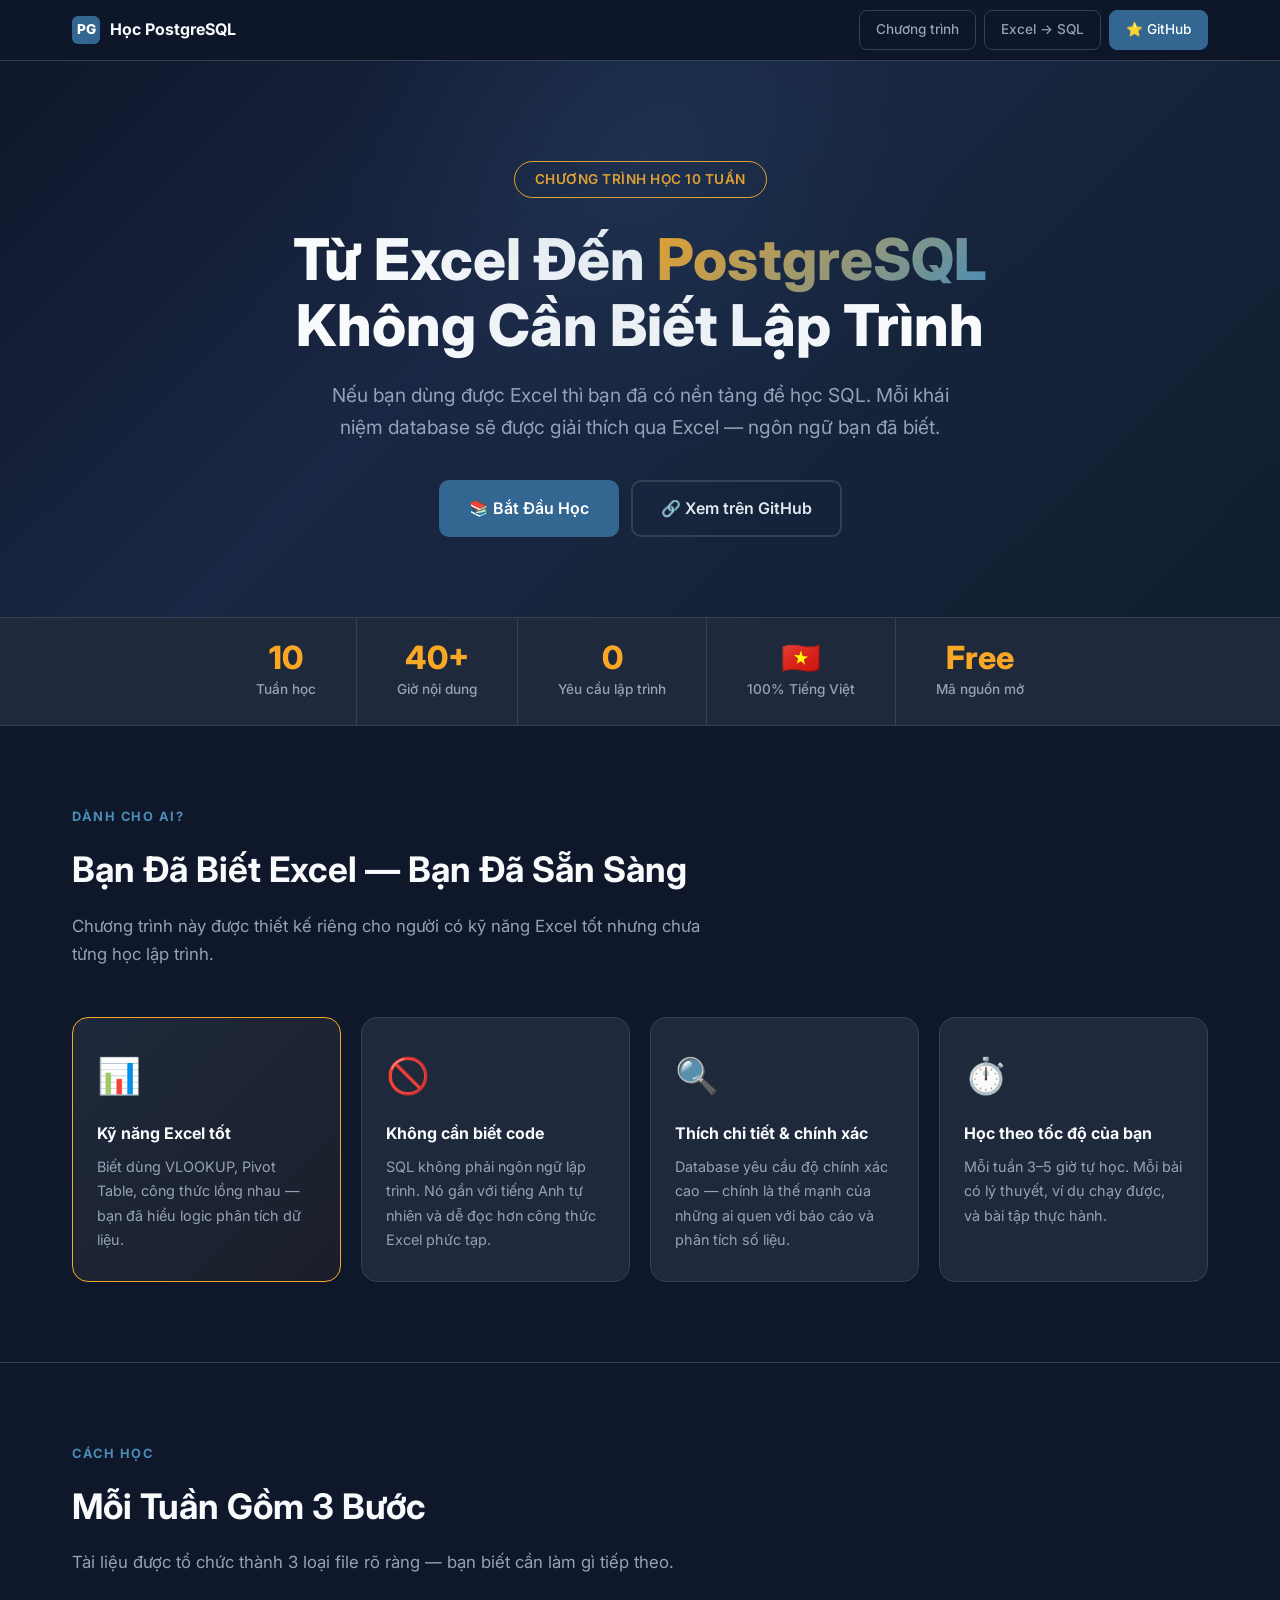
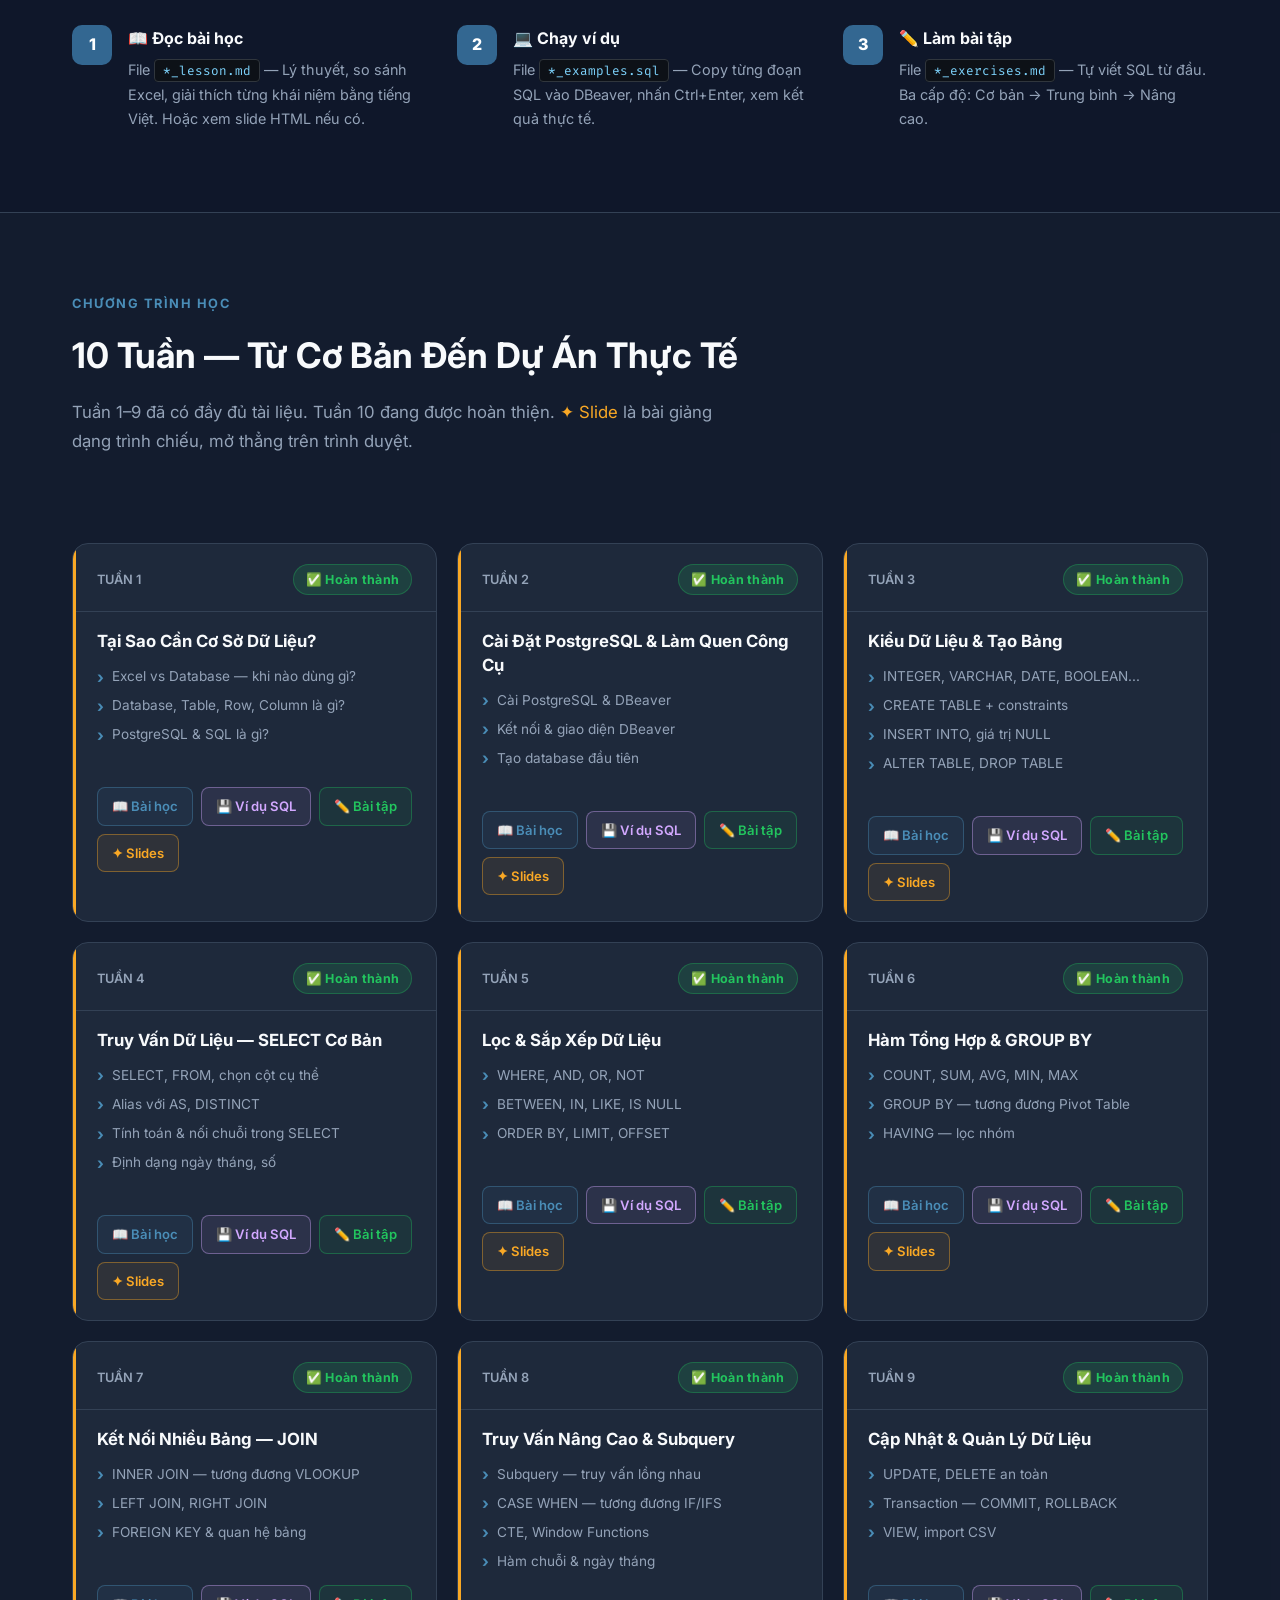
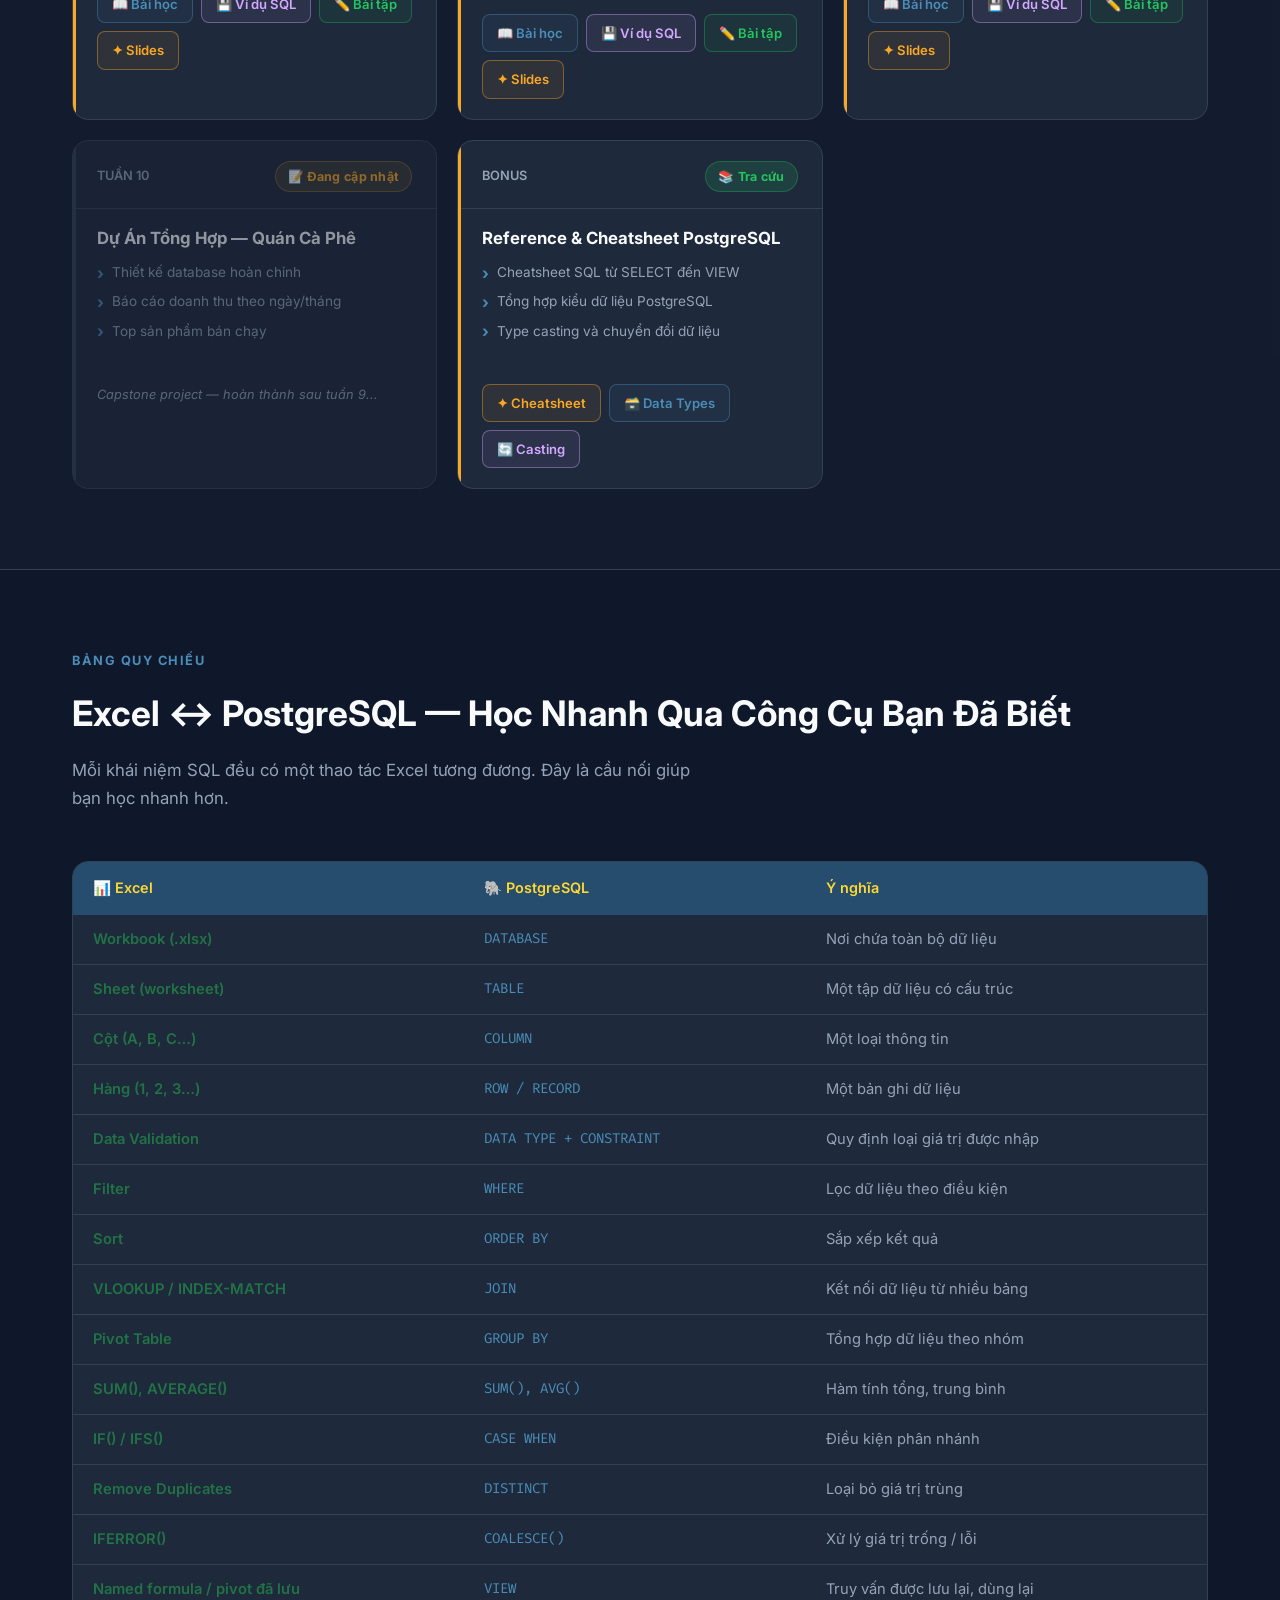
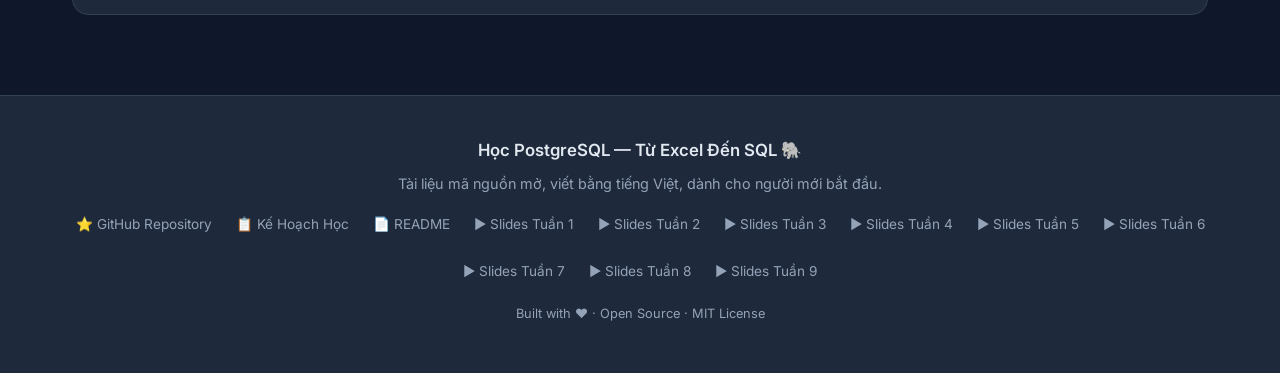
<file: docs/index.html>
<!DOCTYPE html>
<html lang="vi">
<head>
    <meta charset="UTF-8">
    <meta name="viewport" content="width=device-width, initial-scale=1.0">
    <title>Học PostgreSQL Từ Đầu — Từ Excel Đến SQL</title>
    <meta name="description" content="Chương trình học PostgreSQL 10 tuần dành cho người chưa biết lập trình, có kỹ năng Excel tốt. Từ cơ bản đến dự án thực tế.">
    <link rel="stylesheet" href="https://fonts.googleapis.com/css2?family=Inter:wght@300;400;500;600;700;800&family=Fira+Code:wght@400;500&display=swap">
    <style>
        :root {
            --primary:       #336791;
            --primary-light: #4a8db7;
            --primary-dark:  #264d6e;
            --accent:        #f9a825;
            --accent-light:  #fdd835;
            --bg:            #0f172a;
            --bg-card:       #1e293b;
            --bg-card-hover: #243248;
            --bg-code:       #0d1117;
            --text:          #e2e8f0;
            --text-dim:      #94a3b8;
            --text-bright:   #f8fafc;
            --border:        #334155;
            --success:       #22c55e;
            --danger:        #ef4444;
            --warning:       #f59e0b;
            --info:          #3b82f6;
            --excel-green:   #217346;
        }

        * { margin: 0; padding: 0; box-sizing: border-box; }

        html { scroll-behavior: smooth; }

        body {
            font-family: 'Inter', sans-serif;
            background: var(--bg);
            color: var(--text);
            line-height: 1.7;
        }

        a { color: var(--primary-light); text-decoration: none; }
        a:hover { color: var(--accent); }

        code {
            font-family: 'Fira Code', monospace;
            background: var(--bg-code);
            padding: 2px 8px;
            border-radius: 4px;
            font-size: 0.88em;
            color: #7dd3fc;
            border: 1px solid #30363d;
        }

        /* ── NAV ── */
        nav {
            position: sticky;
            top: 0;
            z-index: 100;
            background: rgba(15, 23, 42, 0.95);
            border-bottom: 1px solid var(--border);
            backdrop-filter: blur(12px);
            -webkit-backdrop-filter: blur(12px);
        }
        .nav-inner {
            max-width: 1200px;
            margin: 0 auto;
            padding: 0 32px;
            height: 60px;
            display: flex;
            align-items: center;
            justify-content: space-between;
        }
        .nav-logo {
            display: flex;
            align-items: center;
            gap: 10px;
            font-weight: 700;
            font-size: 1rem;
            color: var(--text-bright);
        }
        .nav-logo .pg-icon {
            width: 28px;
            height: 28px;
            background: var(--primary);
            border-radius: 6px;
            display: flex;
            align-items: center;
            justify-content: center;
            font-size: 0.85rem;
            color: #fff;
            font-weight: 800;
        }
        .nav-links {
            display: flex;
            align-items: center;
            gap: 8px;
        }
        .btn-nav {
            display: inline-flex;
            align-items: center;
            gap: 6px;
            padding: 7px 16px;
            border-radius: 8px;
            font-size: 0.85rem;
            font-weight: 500;
            transition: all 0.2s;
            border: 1px solid var(--border);
            color: var(--text-dim);
            background: transparent;
            cursor: pointer;
        }
        .btn-nav:hover {
            background: var(--bg-card);
            color: var(--text);
            border-color: var(--primary-light);
        }
        .btn-nav.primary {
            background: var(--primary);
            color: #fff;
            border-color: var(--primary);
        }
        .btn-nav.primary:hover {
            background: var(--primary-light);
            border-color: var(--primary-light);
        }

        /* ── HERO ── */
        .hero {
            background: linear-gradient(135deg, #0f172a 0%, #1a2744 40%, #0f1f2e 100%);
            padding: 100px 32px 80px;
            text-align: center;
            position: relative;
            overflow: hidden;
        }
        .hero::before {
            content: '';
            position: absolute;
            width: 600px;
            height: 600px;
            background: radial-gradient(circle, rgba(51,103,145,0.15) 0%, transparent 70%);
            top: -200px;
            left: 50%;
            transform: translateX(-50%);
            pointer-events: none;
        }
        .hero-eyebrow {
            display: inline-block;
            padding: 6px 20px;
            border: 1px solid var(--accent);
            border-radius: 100px;
            color: var(--accent);
            font-size: 0.85rem;
            font-weight: 600;
            letter-spacing: 0.5px;
            text-transform: uppercase;
            margin-bottom: 28px;
        }
        .hero h1 {
            font-size: clamp(2.2rem, 5vw, 3.6rem);
            font-weight: 800;
            line-height: 1.15;
            color: var(--text-bright);
            max-width: 820px;
            margin: 0 auto 20px;
        }
        .hero h1 span {
            background: linear-gradient(135deg, var(--accent), var(--primary-light));
            -webkit-background-clip: text;
            -webkit-text-fill-color: transparent;
            background-clip: text;
        }
        .hero p {
            font-size: 1.2rem;
            color: var(--text-dim);
            max-width: 640px;
            margin: 0 auto 36px;
        }
        .hero-actions {
            display: flex;
            justify-content: center;
            gap: 12px;
            flex-wrap: wrap;
        }
        .btn-hero {
            display: inline-flex;
            align-items: center;
            gap: 8px;
            padding: 13px 28px;
            border-radius: 10px;
            font-size: 1rem;
            font-weight: 600;
            transition: all 0.25s;
            cursor: pointer;
        }
        .btn-hero.filled {
            background: var(--primary);
            color: #fff;
            border: 2px solid var(--primary);
        }
        .btn-hero.filled:hover {
            background: var(--primary-light);
            border-color: var(--primary-light);
            transform: translateY(-2px);
            box-shadow: 0 8px 24px rgba(51,103,145,0.4);
        }
        .btn-hero.outline {
            background: transparent;
            color: var(--text);
            border: 2px solid var(--border);
        }
        .btn-hero.outline:hover {
            border-color: var(--accent);
            color: var(--accent);
            transform: translateY(-2px);
        }

        /* ── STATS BAR ── */
        .stats-bar {
            background: var(--bg-card);
            border-top: 1px solid var(--border);
            border-bottom: 1px solid var(--border);
        }
        .stats-inner {
            max-width: 1200px;
            margin: 0 auto;
            padding: 0 32px;
            display: flex;
            justify-content: center;
            gap: 0;
        }
        .stat-item {
            padding: 24px 40px;
            text-align: center;
            border-right: 1px solid var(--border);
        }
        .stat-item:last-child { border-right: none; }
        .stat-number {
            font-size: 2rem;
            font-weight: 800;
            color: var(--accent);
            line-height: 1;
            margin-bottom: 4px;
        }
        .stat-label {
            font-size: 0.85rem;
            color: var(--text-dim);
            font-weight: 500;
        }

        /* ── SECTIONS ── */
        .section {
            max-width: 1200px;
            margin: 0 auto;
            padding: 80px 32px;
        }
        .section-label {
            font-size: 0.8rem;
            font-weight: 700;
            letter-spacing: 1.5px;
            text-transform: uppercase;
            color: var(--primary-light);
            margin-bottom: 12px;
        }
        .section-title {
            font-size: clamp(1.6rem, 3vw, 2.2rem);
            font-weight: 700;
            color: var(--text-bright);
            margin-bottom: 12px;
        }
        .section-sub {
            font-size: 1.05rem;
            color: var(--text-dim);
            max-width: 640px;
            margin-bottom: 48px;
        }

        /* ── FOR WHOM ── */
        .profile-grid {
            display: grid;
            grid-template-columns: repeat(auto-fit, minmax(260px, 1fr));
            gap: 20px;
        }
        .profile-card {
            background: var(--bg-card);
            border: 1px solid var(--border);
            border-radius: 16px;
            padding: 28px 24px;
            transition: border-color 0.2s, transform 0.2s;
        }
        .profile-card:hover {
            border-color: var(--primary-light);
            transform: translateY(-4px);
        }
        .profile-icon {
            font-size: 2.2rem;
            margin-bottom: 14px;
        }
        .profile-card h3 {
            font-size: 1rem;
            font-weight: 700;
            color: var(--text-bright);
            margin-bottom: 8px;
        }
        .profile-card p {
            font-size: 0.9rem;
            color: var(--text-dim);
        }
        .profile-card.highlight {
            border-color: var(--accent);
            background: linear-gradient(135deg, var(--bg-card), rgba(249,168,37,0.05));
        }

        /* ── HOW TO USE ── */
        .steps {
            display: grid;
            grid-template-columns: repeat(auto-fit, minmax(240px, 1fr));
            gap: 20px;
        }
        .step {
            display: flex;
            gap: 16px;
            align-items: flex-start;
        }
        .step-num {
            flex-shrink: 0;
            width: 40px;
            height: 40px;
            background: var(--primary);
            border-radius: 10px;
            display: flex;
            align-items: center;
            justify-content: center;
            font-weight: 800;
            font-size: 1rem;
            color: #fff;
        }
        .step-content h3 {
            font-size: 1rem;
            font-weight: 700;
            color: var(--text-bright);
            margin-bottom: 6px;
        }
        .step-content p {
            font-size: 0.9rem;
            color: var(--text-dim);
        }

        /* ── CURRICULUM ── */
        #curriculum { background: rgba(30, 41, 59, 0.3); padding: 80px 0; }
        #curriculum .section { padding-top: 0; padding-bottom: 0; }

        .week-grid {
            display: grid;
            grid-template-columns: repeat(auto-fill, minmax(340px, 1fr));
            gap: 20px;
        }

        .week-card {
            background: var(--bg-card);
            border: 1px solid var(--border);
            border-radius: 16px;
            overflow: hidden;
            transition: border-color 0.25s, transform 0.25s, box-shadow 0.25s;
            position: relative;
        }
        .week-card.available:hover {
            border-color: var(--primary-light);
            transform: translateY(-4px);
            box-shadow: 0 12px 32px rgba(51,103,145,0.2);
        }
        .week-card.coming-soon {
            opacity: 0.55;
        }

        .week-card-header {
            padding: 20px 24px 16px;
            border-bottom: 1px solid var(--border);
            display: flex;
            align-items: center;
            justify-content: space-between;
        }
        .week-badge-card {
            display: inline-flex;
            align-items: center;
            gap: 6px;
            padding: 4px 12px;
            border-radius: 100px;
            font-size: 0.78rem;
            font-weight: 700;
            letter-spacing: 0.3px;
        }
        .week-badge-card.done {
            background: rgba(34, 197, 94, 0.15);
            color: var(--success);
            border: 1px solid rgba(34, 197, 94, 0.3);
        }
        .week-badge-card.progress {
            background: rgba(249, 168, 37, 0.12);
            color: var(--accent);
            border: 1px solid rgba(249, 168, 37, 0.3);
        }
        .week-num {
            font-size: 0.8rem;
            color: var(--text-dim);
            font-weight: 600;
        }

        .week-card-body {
            padding: 18px 24px;
        }
        .week-card-body h3 {
            font-size: 1.05rem;
            font-weight: 700;
            color: var(--text-bright);
            margin-bottom: 8px;
            line-height: 1.4;
        }
        .week-card-body .topic-list {
            list-style: none;
            padding: 0;
            margin-bottom: 20px;
        }
        .week-card-body .topic-list li {
            font-size: 0.85rem;
            color: var(--text-dim);
            padding: 3px 0;
            display: flex;
            align-items: center;
            gap: 8px;
        }
        .week-card-body .topic-list li::before {
            content: '›';
            color: var(--primary-light);
            font-weight: 700;
            font-size: 1rem;
            line-height: 1;
        }

        .week-card-actions {
            padding: 0 24px 20px;
            display: flex;
            gap: 8px;
            flex-wrap: wrap;
        }
        .btn-action {
            display: inline-flex;
            align-items: center;
            gap: 5px;
            padding: 7px 14px;
            border-radius: 8px;
            font-size: 0.82rem;
            font-weight: 600;
            transition: all 0.2s;
            border: 1px solid;
            cursor: pointer;
            white-space: nowrap;
        }
        .btn-action.lesson {
            color: var(--primary-light);
            border-color: rgba(74, 141, 183, 0.4);
            background: rgba(74, 141, 183, 0.08);
        }
        .btn-action.lesson:hover {
            background: rgba(74, 141, 183, 0.2);
            border-color: var(--primary-light);
        }
        .btn-action.exercise {
            color: var(--success);
            border-color: rgba(34, 197, 94, 0.35);
            background: rgba(34, 197, 94, 0.07);
        }
        .btn-action.exercise:hover {
            background: rgba(34, 197, 94, 0.18);
            border-color: var(--success);
        }
        .btn-action.slide {
            color: var(--accent);
            border-color: rgba(249, 168, 37, 0.4);
            background: rgba(249, 168, 37, 0.08);
        }
        .btn-action.slide:hover {
            background: rgba(249, 168, 37, 0.2);
            border-color: var(--accent);
        }
        .btn-action.example {
            color: #d2a8ff;
            border-color: rgba(210, 168, 255, 0.4);
            background: rgba(210, 168, 255, 0.08);
        }
        .btn-action.example:hover {
            background: rgba(210, 168, 255, 0.2);
            border-color: #d2a8ff;
        }

        /* Left accent stripe per week */
        .week-card::before {
            content: '';
            position: absolute;
            left: 0;
            top: 0;
            bottom: 0;
            width: 3px;
            background: var(--border);
            border-radius: 16px 0 0 16px;
        }
        .week-card.available::before { background: var(--primary); }
        .week-card.has-slide::before { background: var(--accent); }

        .coming-soon-tag {
            font-size: 0.8rem;
            color: var(--text-dim);
            font-style: italic;
            padding: 0 24px 20px;
        }

        /* ── EXCEL BRIDGE ── */
        .bridge-table-wrap {
            background: var(--bg-card);
            border: 1px solid var(--border);
            border-radius: 16px;
            overflow: hidden;
        }
        table.bridge-table {
            width: 100%;
            border-collapse: collapse;
        }
        table.bridge-table th {
            background: var(--primary-dark);
            color: var(--accent-light);
            padding: 14px 20px;
            text-align: left;
            font-size: 0.9rem;
            font-weight: 600;
        }
        table.bridge-table td {
            padding: 12px 20px;
            border-bottom: 1px solid var(--border);
            font-size: 0.92rem;
        }
        table.bridge-table tr:last-child td { border-bottom: none; }
        table.bridge-table tr:hover td { background: rgba(51,103,145,0.1); }
        table.bridge-table td:first-child { color: var(--excel-green); font-weight: 600; }
        table.bridge-table td:nth-child(2) { color: var(--primary-light); font-family: 'Fira Code', monospace; font-size: 0.88rem; }
        table.bridge-table td:nth-child(3) { color: var(--text-dim); }

        /* ── FOOTER ── */
        footer {
            background: var(--bg-card);
            border-top: 1px solid var(--border);
            padding: 40px 32px;
            text-align: center;
        }
        footer p { color: var(--text-dim); font-size: 0.9rem; margin-bottom: 8px; }
        footer .footer-links {
            display: flex;
            justify-content: center;
            gap: 24px;
            flex-wrap: wrap;
            margin-top: 16px;
        }
        footer .footer-links a {
            color: var(--text-dim);
            font-size: 0.85rem;
            transition: color 0.2s;
        }
        footer .footer-links a:hover { color: var(--accent); }

        /* ── DIVIDER ── */
        hr.section-divider {
            border: none;
            border-top: 1px solid var(--border);
            margin: 0;
        }

        /* ── RESPONSIVE ── */
        @media (max-width: 768px) {
            .nav-inner { padding: 0 20px; }
            .hero { padding: 72px 20px 60px; }
            .stats-inner { flex-wrap: wrap; }
            .stat-item { border-right: none; border-bottom: 1px solid var(--border); width: 50%; }
            .stat-item:nth-child(even) { border-right: none; }
            .section { padding: 60px 20px; }
            .week-grid { grid-template-columns: 1fr; }
        }
        @media (max-width: 480px) {
            .hero-actions { flex-direction: column; align-items: center; }
            .stat-item { width: 100%; }
            .nav-links .btn-nav:not(.primary) { display: none; }
        }
    </style>
</head>
<body>

<!-- ══════════════════════════════════════════
     NAV
══════════════════════════════════════════ -->
<nav>
    <div class="nav-inner">
        <div class="nav-logo">
            <div class="pg-icon">PG</div>
            <span>Học PostgreSQL</span>
        </div>
        <div class="nav-links">
            <a class="btn-nav" href="#curriculum">Chương trình</a>
            <a class="btn-nav" href="#bridge">Excel → SQL</a>
            <a class="btn-nav primary" href="https://github.com/nhatlam1111/postgresql-db-learning" target="_blank" rel="noopener">
                ⭐ GitHub
            </a>
        </div>
    </div>
</nav>

<!-- ══════════════════════════════════════════
     HERO
══════════════════════════════════════════ -->
<section class="hero">
    <div class="hero-eyebrow">Chương Trình Học 10 Tuần</div>
    <h1>Từ Excel Đến <span>PostgreSQL</span><br>Không Cần Biết Lập Trình</h1>
    <p>
        Nếu bạn dùng được Excel thì bạn đã có nền tảng để học SQL.
        Mỗi khái niệm database sẽ được giải thích qua Excel — ngôn ngữ bạn đã biết.
    </p>
    <div class="hero-actions">
        <a class="btn-hero filled" href="#curriculum">📚 Bắt Đầu Học</a>
        <a class="btn-hero outline" href="https://github.com/nhatlam1111/postgresql-db-learning" target="_blank" rel="noopener">🔗 Xem trên GitHub</a>
    </div>
</section>

<!-- ══════════════════════════════════════════
     STATS BAR
══════════════════════════════════════════ -->
<div class="stats-bar">
    <div class="stats-inner">
        <div class="stat-item">
            <div class="stat-number">10</div>
            <div class="stat-label">Tuần học</div>
        </div>
        <div class="stat-item">
            <div class="stat-number">40+</div>
            <div class="stat-label">Giờ nội dung</div>
        </div>
        <div class="stat-item">
            <div class="stat-number">0</div>
            <div class="stat-label">Yêu cầu lập trình</div>
        </div>
        <div class="stat-item">
            <div class="stat-number">🇻🇳</div>
            <div class="stat-label">100% Tiếng Việt</div>
        </div>
        <div class="stat-item">
            <div class="stat-number">Free</div>
            <div class="stat-label">Mã nguồn mở</div>
        </div>
    </div>
</div>

<!-- ══════════════════════════════════════════
     FOR WHOM
══════════════════════════════════════════ -->
<section class="section">
    <div class="section-label">Dành Cho Ai?</div>
    <div class="section-title">Bạn Đã Biết Excel — Bạn Đã Sẵn Sàng</div>
    <p class="section-sub">Chương trình này được thiết kế riêng cho người có kỹ năng Excel tốt nhưng chưa từng học lập trình.</p>

    <div class="profile-grid">
        <div class="profile-card highlight">
            <div class="profile-icon">📊</div>
            <h3>Kỹ năng Excel tốt</h3>
            <p>Biết dùng VLOOKUP, Pivot Table, công thức lồng nhau — bạn đã hiểu logic phân tích dữ liệu.</p>
        </div>
        <div class="profile-card">
            <div class="profile-icon">🚫</div>
            <h3>Không cần biết code</h3>
            <p>SQL không phải ngôn ngữ lập trình. Nó gần với tiếng Anh tự nhiên và dễ đọc hơn công thức Excel phức tạp.</p>
        </div>
        <div class="profile-card">
            <div class="profile-icon">🔍</div>
            <h3>Thích chi tiết & chính xác</h3>
            <p>Database yêu cầu độ chính xác cao — chính là thế mạnh của những ai quen với báo cáo và phân tích số liệu.</p>
        </div>
        <div class="profile-card">
            <div class="profile-icon">⏱️</div>
            <h3>Học theo tốc độ của bạn</h3>
            <p>Mỗi tuần 3–5 giờ tự học. Mỗi bài có lý thuyết, ví dụ chạy được, và bài tập thực hành.</p>
        </div>
    </div>
</section>

<hr class="section-divider">

<!-- ══════════════════════════════════════════
     HOW TO USE
══════════════════════════════════════════ -->
<section class="section">
    <div class="section-label">Cách Học</div>
    <div class="section-title">Mỗi Tuần Gồm 3 Bước</div>
    <p class="section-sub">Tài liệu được tổ chức thành 3 loại file rõ ràng — bạn biết cần làm gì tiếp theo.</p>

    <div class="steps">
        <div class="step">
            <div class="step-num">1</div>
            <div class="step-content">
                <h3>📖 Đọc bài học</h3>
                <p>File <code>*_lesson.md</code> — Lý thuyết, so sánh Excel, giải thích từng khái niệm bằng tiếng Việt. Hoặc xem slide HTML nếu có.</p>
            </div>
        </div>
        <div class="step">
            <div class="step-num">2</div>
            <div class="step-content">
                <h3>💻 Chạy ví dụ</h3>
                <p>File <code>*_examples.sql</code> — Copy từng đoạn SQL vào DBeaver, nhấn Ctrl+Enter, xem kết quả thực tế.</p>
            </div>
        </div>
        <div class="step">
            <div class="step-num">3</div>
            <div class="step-content">
                <h3>✏️ Làm bài tập</h3>
                <p>File <code>*_exercises.md</code> — Tự viết SQL từ đầu. Ba cấp độ: Cơ bản → Trung bình → Nâng cao.</p>
            </div>
        </div>
    </div>
</section>

<hr class="section-divider">

<!-- ══════════════════════════════════════════
     CURRICULUM
══════════════════════════════════════════ -->
<section id="curriculum">
    <div class="section" style="padding-bottom: 40px;">
        <div class="section-label">Chương Trình Học</div>
        <div class="section-title">10 Tuần — Từ Cơ Bản Đến Dự Án Thực Tế</div>
        <p class="section-sub">
            Tuần 1–9 đã có đầy đủ tài liệu. Tuần 10 đang được hoàn thiện.
            <span style="color: var(--accent);">✦ Slide</span> là bài giảng dạng trình chiếu, mở thẳng trên trình duyệt.
        </p>
    </div>

    <div class="section" style="padding-top: 0;">
        <div class="week-grid">

            <!-- ── TUẦN 1 ── -->
            <div class="week-card available has-slide">
                <div class="week-card-header">
                    <span class="week-num">TUẦN 1</span>
                    <span class="week-badge-card done">✅ Hoàn thành</span>
                </div>
                <div class="week-card-body">
                    <h3>Tại Sao Cần Cơ Sở Dữ Liệu?</h3>
                    <ul class="topic-list">
                        <li>Excel vs Database — khi nào dùng gì?</li>
                        <li>Database, Table, Row, Column là gì?</li>
                        <li>PostgreSQL & SQL là gì?</li>
                    </ul>
                </div>
                <div class="week-card-actions">
                    <a class="btn-action lesson" href="https://github.com/nhatlam1111/postgresql-db-learning/blob/main/Lessons%20%26%20Examples/Lesson/01.Why_Database_lesson.md" target="_blank" rel="noopener">📖 Bài học</a>
                    <a class="btn-action example" href="https://github.com/nhatlam1111/postgresql-db-learning/blob/main/Lessons%20%26%20Examples/Example/01.Why_Database_examples.sql" target="_blank" rel="noopener">💾 Ví dụ SQL</a>
                    <a class="btn-action exercise" href="https://github.com/nhatlam1111/postgresql-db-learning/blob/main/Exercises/01.Why_Database_exercises.md" target="_blank" rel="noopener">✏️ Bài tập</a>
                    <a class="btn-action slide" href="Slides/01.Why_Database_slides.html" target="_blank">✦ Slides</a>
                </div>
            </div>

            <!-- ── TUẦN 2 ── -->
            <div class="week-card available has-slide">
                <div class="week-card-header">
                    <span class="week-num">TUẦN 2</span>
                    <span class="week-badge-card done">✅ Hoàn thành</span>
                </div>
                <div class="week-card-body">
                    <h3>Cài Đặt PostgreSQL & Làm Quen Công Cụ</h3>
                    <ul class="topic-list">
                        <li>Cài PostgreSQL & DBeaver</li>
                        <li>Kết nối & giao diện DBeaver</li>
                        <li>Tạo database đầu tiên</li>
                    </ul>
                </div>
                <div class="week-card-actions">
                    <a class="btn-action lesson" href="https://github.com/nhatlam1111/postgresql-db-learning/blob/main/Lessons%20%26%20Examples/Lesson/02.Setup_PostgreSQL_lesson.md" target="_blank" rel="noopener">📖 Bài học</a>
                    <a class="btn-action example" href="https://github.com/nhatlam1111/postgresql-db-learning/blob/main/Lessons%20%26%20Examples/Example/02.Setup_PostgreSQL_examples.sql" target="_blank" rel="noopener">💾 Ví dụ SQL</a>
                    <a class="btn-action exercise" href="https://github.com/nhatlam1111/postgresql-db-learning/blob/main/Exercises/02.Setup_PostgreSQL_exercises.md" target="_blank" rel="noopener">✏️ Bài tập</a>
                    <a class="btn-action slide" href="Slides/02.Setup_PostgreSQL_slides.html" target="_blank">✦ Slides</a>
                </div>
            </div>

            <!-- ── TUẦN 3 ── has slide -->
            <div class="week-card available has-slide">
                <div class="week-card-header">
                    <span class="week-num">TUẦN 3</span>
                    <span class="week-badge-card done">✅ Hoàn thành</span>
                </div>
                <div class="week-card-body">
                    <h3>Kiểu Dữ Liệu & Tạo Bảng</h3>
                    <ul class="topic-list">
                        <li>INTEGER, VARCHAR, DATE, BOOLEAN...</li>
                        <li>CREATE TABLE + constraints</li>
                        <li>INSERT INTO, giá trị NULL</li>
                        <li>ALTER TABLE, DROP TABLE</li>
                    </ul>
                </div>
                <div class="week-card-actions">
                    <a class="btn-action lesson" href="https://github.com/nhatlam1111/postgresql-db-learning/blob/main/Lessons%20%26%20Examples/Lesson/03.Datatype_and_Table_lesson.md" target="_blank" rel="noopener">📖 Bài học</a>
                    <a class="btn-action example" href="https://github.com/nhatlam1111/postgresql-db-learning/blob/main/Lessons%20%26%20Examples/Example/03.Datatype_and_Table_examples.sql" target="_blank" rel="noopener">💾 Ví dụ SQL</a>
                    <a class="btn-action exercise" href="https://github.com/nhatlam1111/postgresql-db-learning/blob/main/Exercises/03.Datatype_and_Table_exercises.md" target="_blank" rel="noopener">✏️ Bài tập</a>
                    <a class="btn-action slide" href="Slides/03.Datatype_and_Table_slides.html" target="_blank">✦ Slides</a>
                </div>
            </div>

            <!-- ── TUẦN 4 ── -->
            <div class="week-card available has-slide">
                <div class="week-card-header">
                    <span class="week-num">TUẦN 4</span>
                    <span class="week-badge-card done">✅ Hoàn thành</span>
                </div>
                <div class="week-card-body">
                    <h3>Truy Vấn Dữ Liệu — SELECT Cơ Bản</h3>
                    <ul class="topic-list">
                        <li>SELECT, FROM, chọn cột cụ thể</li>
                        <li>Alias với AS, DISTINCT</li>
                        <li>Tính toán & nối chuỗi trong SELECT</li>
                        <li>Định dạng ngày tháng, số</li>
                    </ul>
                </div>
                <div class="week-card-actions">
                    <a class="btn-action lesson" href="https://github.com/nhatlam1111/postgresql-db-learning/blob/main/Lessons%20%26%20Examples/Lesson/04.SELECT_Basics_lesson.md" target="_blank" rel="noopener">📖 Bài học</a>
                    <a class="btn-action example" href="https://github.com/nhatlam1111/postgresql-db-learning/blob/main/Lessons%20%26%20Examples/Example/04.SELECT_Basics_examples.sql" target="_blank" rel="noopener">💾 Ví dụ SQL</a>
                    <a class="btn-action exercise" href="https://github.com/nhatlam1111/postgresql-db-learning/blob/main/Exercises/04.SELECT_Basics_exercises.md" target="_blank" rel="noopener">✏️ Bài tập</a>
                    <a class="btn-action slide" href="Slides/04.SELECT_Basics_slides.html" target="_blank">✦ Slides</a>
                </div>
            </div>

            <!-- ── TUẦN 5 ── -->
            <div class="week-card available has-slide">
                <div class="week-card-header">
                    <span class="week-num">TUẦN 5</span>
                    <span class="week-badge-card done">✅ Hoàn thành</span>
                </div>
                <div class="week-card-body">
                    <h3>Lọc & Sắp Xếp Dữ Liệu</h3>
                    <ul class="topic-list">
                        <li>WHERE, AND, OR, NOT</li>
                        <li>BETWEEN, IN, LIKE, IS NULL</li>
                        <li>ORDER BY, LIMIT, OFFSET</li>
                    </ul>
                </div>
                <div class="week-card-actions">
                    <a class="btn-action lesson" href="https://github.com/nhatlam1111/postgresql-db-learning/blob/main/Lessons%20%26%20Examples/Lesson/05.Filter_Data_lesson.md" target="_blank" rel="noopener">📖 Bài học</a>
                    <a class="btn-action example" href="https://github.com/nhatlam1111/postgresql-db-learning/blob/main/Lessons%20%26%20Examples/Example/05.Filter_Data_examples.sql" target="_blank" rel="noopener">💾 Ví dụ SQL</a>
                    <a class="btn-action exercise" href="https://github.com/nhatlam1111/postgresql-db-learning/blob/main/Exercises/05.Filter_Data_exercises.md" target="_blank" rel="noopener">✏️ Bài tập</a>
                    <a class="btn-action slide" href="Slides/05.Filter_Data_slides.html" target="_blank">✦ Slides</a>
                </div>
            </div>

            <!-- ── TUẦN 6 ── -->
            <div class="week-card available has-slide">
                <div class="week-card-header">
                    <span class="week-num">TUẦN 6</span>
                    <span class="week-badge-card done">✅ Hoàn thành</span>
                </div>
                <div class="week-card-body">
                    <h3>Hàm Tổng Hợp & GROUP BY</h3>
                    <ul class="topic-list">
                        <li>COUNT, SUM, AVG, MIN, MAX</li>
                        <li>GROUP BY — tương đương Pivot Table</li>
                        <li>HAVING — lọc nhóm</li>
                    </ul>
                </div>
                <div class="week-card-actions">
                    <a class="btn-action lesson" href="https://github.com/nhatlam1111/postgresql-db-learning/blob/main/Lessons%20%26%20Examples/Lesson/06.Aggregate_Functions_lesson.md" target="_blank" rel="noopener">📖 Bài học</a>
                    <a class="btn-action example" href="https://github.com/nhatlam1111/postgresql-db-learning/blob/main/Lessons%20%26%20Examples/Example/06.Aggregate_Functions_examples.sql" target="_blank" rel="noopener">💾 Ví dụ SQL</a>
                    <a class="btn-action exercise" href="https://github.com/nhatlam1111/postgresql-db-learning/blob/main/Exercises/06.Aggregate_Functions_exercises.md" target="_blank" rel="noopener">✏️ Bài tập</a>
                    <a class="btn-action slide" href="Slides/06.Aggregate_Functions_slides.html" target="_blank">✦ Slides</a>
                </div>
            </div>

            <!-- ── TUẦN 7 ── -->
            <div class="week-card available has-slide">
                <div class="week-card-header">
                    <span class="week-num">TUẦN 7</span>
                    <span class="week-badge-card done">✅ Hoàn thành</span>
                </div>
                <div class="week-card-body">
                    <h3>Kết Nối Nhiều Bảng — JOIN</h3>
                    <ul class="topic-list">
                        <li>INNER JOIN — tương đương VLOOKUP</li>
                        <li>LEFT JOIN, RIGHT JOIN</li>
                        <li>FOREIGN KEY & quan hệ bảng</li>
                    </ul>
                </div>
                <div class="week-card-actions">
                    <a class="btn-action lesson" href="https://github.com/nhatlam1111/postgresql-db-learning/blob/main/Lessons%20%26%20Examples/Lesson/07.JOIN_lesson.md" target="_blank" rel="noopener">📖 Bài học</a>
                    <a class="btn-action example" href="https://github.com/nhatlam1111/postgresql-db-learning/blob/main/Lessons%20%26%20Examples/Example/07.JOIN_examples.sql" target="_blank" rel="noopener">💾 Ví dụ SQL</a>
                    <a class="btn-action exercise" href="https://github.com/nhatlam1111/postgresql-db-learning/blob/main/Exercises/07.JOIN_exercises.md" target="_blank" rel="noopener">✏️ Bài tập</a>
                    <a class="btn-action slide" href="Slides/07.JOIN_slides.html" target="_blank">✦ Slides</a>
                </div>
            </div>

            <!-- ── TUẦN 8 ── -->
            <div class="week-card available has-slide">
                <div class="week-card-header">
                    <span class="week-num">TUẦN 8</span>
                    <span class="week-badge-card done">✅ Hoàn thành</span>
                </div>
                <div class="week-card-body">
                    <h3>Truy Vấn Nâng Cao & Subquery</h3>
                    <ul class="topic-list">
                        <li>Subquery — truy vấn lồng nhau</li>
                        <li>CASE WHEN — tương đương IF/IFS</li>
                        <li>CTE, Window Functions</li>
                        <li>Hàm chuỗi & ngày tháng</li>
                    </ul>
                </div>
                <div class="week-card-actions">
                    <a class="btn-action lesson" href="https://github.com/nhatlam1111/postgresql-db-learning/blob/main/Lessons%20%26%20Examples/Lesson/08.Advanced_Queries_lesson.md" target="_blank" rel="noopener">📖 Bài học</a>
                    <a class="btn-action example" href="https://github.com/nhatlam1111/postgresql-db-learning/blob/main/Lessons%20%26%20Examples/Example/08.Advanced_Queries_examples.sql" target="_blank" rel="noopener">💾 Ví dụ SQL</a>
                    <a class="btn-action exercise" href="https://github.com/nhatlam1111/postgresql-db-learning/blob/main/Exercises/08.Advanced_Queries_exercises.md" target="_blank" rel="noopener">✏️ Bài tập</a>
                    <a class="btn-action slide" href="Slides/08.Advanced_Queries_slides.html" target="_blank">✦ Slides</a>
                </div>
            </div>

            <!-- ── TUẦN 9 ── -->
            <div class="week-card available has-slide">
                <div class="week-card-header">
                    <span class="week-num">TUẦN 9</span>
                    <span class="week-badge-card done">✅ Hoàn thành</span>
                </div>
                <div class="week-card-body">
                    <h3>Cập Nhật & Quản Lý Dữ Liệu</h3>
                    <ul class="topic-list">
                        <li>UPDATE, DELETE an toàn</li>
                        <li>Transaction — COMMIT, ROLLBACK</li>
                        <li>VIEW, import CSV</li>
                    </ul>
                </div>
                <div class="week-card-actions">
                    <a class="btn-action lesson" href="https://github.com/nhatlam1111/postgresql-db-learning/blob/main/Lessons%20%26%20Examples/Lesson/09.Data_Management_lesson.md" target="_blank" rel="noopener">📖 Bài học</a>
                    <a class="btn-action example" href="https://github.com/nhatlam1111/postgresql-db-learning/blob/main/Lessons%20%26%20Examples/Example/09.Data_Management_examples.sql" target="_blank" rel="noopener">💾 Ví dụ SQL</a>
                    <a class="btn-action exercise" href="https://github.com/nhatlam1111/postgresql-db-learning/blob/main/Exercises/09.Data_Management_exercises.md" target="_blank" rel="noopener">✏️ Bài tập</a>
                    <a class="btn-action slide" href="Slides/09.Data_Management_slides.html" target="_blank">✦ Slides</a>
                </div>
            </div>

            <!-- ── TUẦN 10 ── -->
            <div class="week-card coming-soon">
                <div class="week-card-header">
                    <span class="week-num">TUẦN 10</span>
                    <span class="week-badge-card progress">📝 Đang cập nhật</span>
                </div>
                <div class="week-card-body">
                    <h3>Dự Án Tổng Hợp — Quán Cà Phê</h3>
                    <ul class="topic-list">
                        <li>Thiết kế database hoàn chỉnh</li>
                        <li>Báo cáo doanh thu theo ngày/tháng</li>
                        <li>Top sản phẩm bán chạy</li>
                    </ul>
                </div>
                <div class="coming-soon-tag">Capstone project — hoàn thành sau tuần 9...</div>
            </div>

            <!-- ── REFERENCE ── -->
            <div class="week-card available has-slide">
                <div class="week-card-header">
                    <span class="week-num">BONUS</span>
                    <span class="week-badge-card done">📚 Tra cứu</span>
                </div>
                <div class="week-card-body">
                    <h3>Reference & Cheatsheet PostgreSQL</h3>
                    <ul class="topic-list">
                        <li>Cheatsheet SQL từ SELECT đến VIEW</li>
                        <li>Tổng hợp kiểu dữ liệu PostgreSQL</li>
                        <li>Type casting và chuyển đổi dữ liệu</li>
                    </ul>
                </div>
                <div class="week-card-actions">
                    <a class="btn-action slide" href="reference.html" target="_blank">✦ Cheatsheet</a>
                    <a class="btn-action lesson" href="https://github.com/nhatlam1111/postgresql-db-learning/blob/main/Reference/datatypes_reference.md" target="_blank" rel="noopener">🗃️ Data Types</a>
                    <a class="btn-action example" href="https://github.com/nhatlam1111/postgresql-db-learning/blob/main/Reference/type_casting.md" target="_blank" rel="noopener">🔄 Casting</a>
                </div>
            </div>

        </div><!-- /week-grid -->
    </div>
</section>

<hr class="section-divider">

<!-- ══════════════════════════════════════════
     EXCEL BRIDGE TABLE
══════════════════════════════════════════ -->
<section id="bridge" class="section">
    <div class="section-label">Bảng Quy Chiếu</div>
    <div class="section-title">Excel ↔ PostgreSQL — Học Nhanh Qua Công Cụ Bạn Đã Biết</div>
    <p class="section-sub">Mỗi khái niệm SQL đều có một thao tác Excel tương đương. Đây là cầu nối giúp bạn học nhanh hơn.</p>

    <div class="bridge-table-wrap">
        <table class="bridge-table">
            <thead>
                <tr>
                    <th>📊 Excel</th>
                    <th>🐘 PostgreSQL</th>
                    <th>Ý nghĩa</th>
                </tr>
            </thead>
            <tbody>
                <tr><td>Workbook (.xlsx)</td><td>DATABASE</td><td>Nơi chứa toàn bộ dữ liệu</td></tr>
                <tr><td>Sheet (worksheet)</td><td>TABLE</td><td>Một tập dữ liệu có cấu trúc</td></tr>
                <tr><td>Cột (A, B, C…)</td><td>COLUMN</td><td>Một loại thông tin</td></tr>
                <tr><td>Hàng (1, 2, 3…)</td><td>ROW / RECORD</td><td>Một bản ghi dữ liệu</td></tr>
                <tr><td>Data Validation</td><td>DATA TYPE + CONSTRAINT</td><td>Quy định loại giá trị được nhập</td></tr>
                <tr><td>Filter</td><td>WHERE</td><td>Lọc dữ liệu theo điều kiện</td></tr>
                <tr><td>Sort</td><td>ORDER BY</td><td>Sắp xếp kết quả</td></tr>
                <tr><td>VLOOKUP / INDEX-MATCH</td><td>JOIN</td><td>Kết nối dữ liệu từ nhiều bảng</td></tr>
                <tr><td>Pivot Table</td><td>GROUP BY</td><td>Tổng hợp dữ liệu theo nhóm</td></tr>
                <tr><td>SUM(), AVERAGE()</td><td>SUM(), AVG()</td><td>Hàm tính tổng, trung bình</td></tr>
                <tr><td>IF() / IFS()</td><td>CASE WHEN</td><td>Điều kiện phân nhánh</td></tr>
                <tr><td>Remove Duplicates</td><td>DISTINCT</td><td>Loại bỏ giá trị trùng</td></tr>
                <tr><td>IFERROR()</td><td>COALESCE()</td><td>Xử lý giá trị trống / lỗi</td></tr>
                <tr><td>Named formula / pivot đã lưu</td><td>VIEW</td><td>Truy vấn được lưu lại, dùng lại</td></tr>
            </tbody>
        </table>
    </div>
</section>

<!-- ══════════════════════════════════════════
     FOOTER
══════════════════════════════════════════ -->
<footer>
    <p style="font-size:1.05rem; color: var(--text); font-weight:600;">Học PostgreSQL — Từ Excel Đến SQL 🐘</p>
    <p>Tài liệu mã nguồn mở, viết bằng tiếng Việt, dành cho người mới bắt đầu.</p>
    <div class="footer-links">
        <a href="https://github.com/nhatlam1111/postgresql-db-learning" target="_blank" rel="noopener">⭐ GitHub Repository</a>
        <a href="https://github.com/nhatlam1111/postgresql-db-learning/blob/main/plan.md" target="_blank" rel="noopener">📋 Kế Hoạch Học</a>
        <a href="https://github.com/nhatlam1111/postgresql-db-learning/blob/main/README.md" target="_blank" rel="noopener">📄 README</a>
        <a href="Slides/01.Why_Database_slides.html" target="_blank">▶ Slides Tuần 1</a>
        <a href="Slides/02.Setup_PostgreSQL_slides.html" target="_blank">▶ Slides Tuần 2</a>
        <a href="Slides/03.Datatype_and_Table_slides.html" target="_blank">▶ Slides Tuần 3</a>
        <a href="Slides/04.SELECT_Basics_slides.html" target="_blank">▶ Slides Tuần 4</a>
        <a href="Slides/05.Filter_Data_slides.html" target="_blank">▶ Slides Tuần 5</a>
        <a href="Slides/06.Aggregate_Functions_slides.html" target="_blank">▶ Slides Tuần 6</a>
        <a href="Slides/07.JOIN_slides.html" target="_blank">▶ Slides Tuần 7</a>
        <a href="Slides/08.Advanced_Queries_slides.html" target="_blank">▶ Slides Tuần 8</a>
        <a href="Slides/09.Data_Management_slides.html" target="_blank">▶ Slides Tuần 9</a>
    </div>
    <p style="margin-top: 20px; font-size: 0.8rem; color: var(--text-dim);">
        Built with ❤️ · Open Source · MIT License
    </p>
</footer>

</body>
</html>
</file>
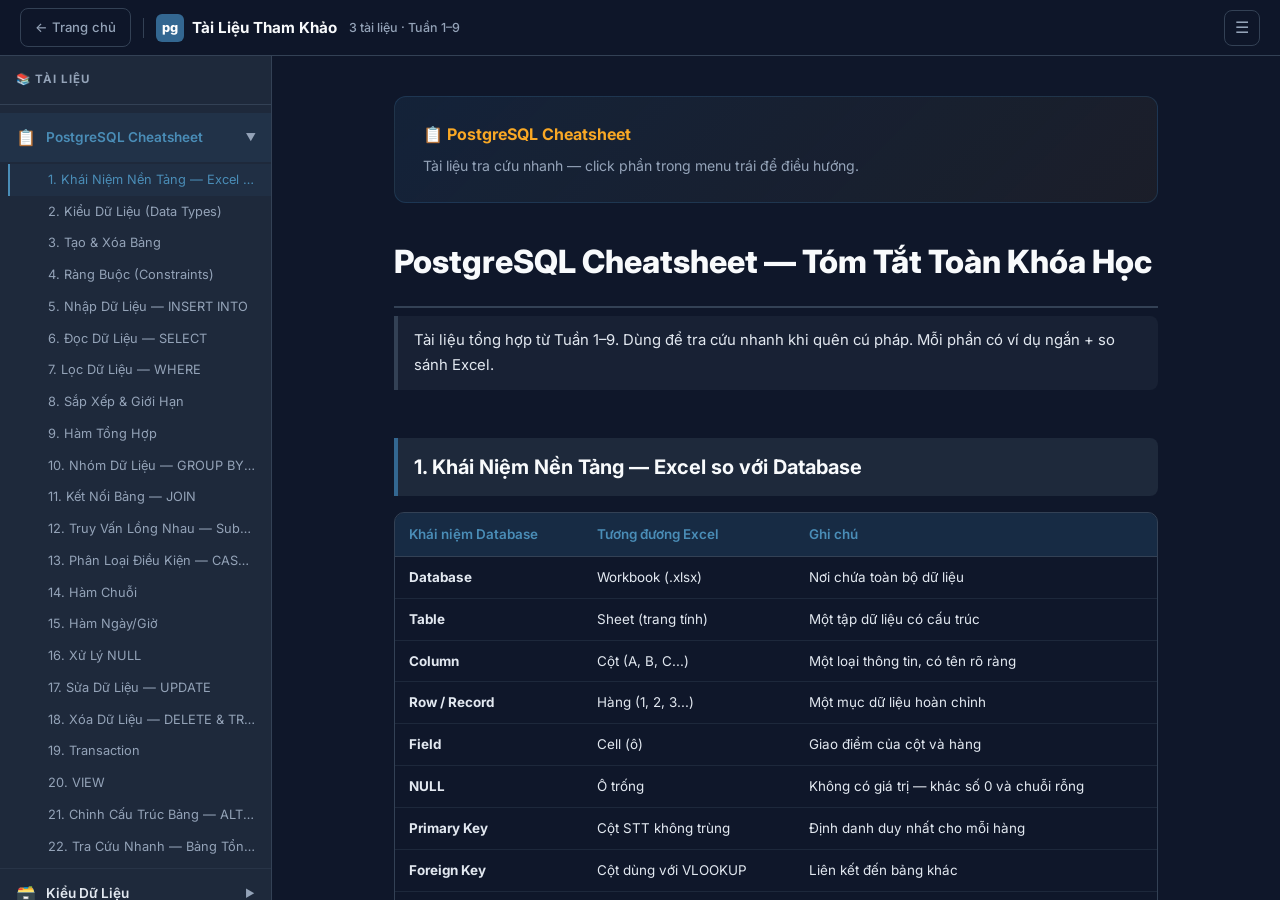
<file: docs/reference.html>
<!DOCTYPE html>
<html lang="vi">
<head>
    <meta charset="UTF-8">
    <meta name="viewport" content="width=device-width, initial-scale=1.0">
    <title>PostgreSQL Reference — Tài Liệu Tra Cứu</title>
    <link rel="stylesheet" href="https://fonts.googleapis.com/css2?family=Inter:wght@300;400;500;600;700;800&family=Fira+Code:wght@400;500&display=swap">
    <style>
        :root {
            --primary:       #336791;
            --primary-light: #4a8db7;
            --primary-dark:  #264d6e;
            --accent:        #f9a825;
            --bg:            #0f172a;
            --bg-card:       #1e293b;
            --bg-card-hover: #243248;
            --bg-code:       #0d1117;
            --text:          #e2e8f0;
            --text-dim:      #94a3b8;
            --text-bright:   #f8fafc;
            --border:        #334155;
            --sidebar-w:     272px;
            --nav-h:         56px;
            --success:       #22c55e;
            --danger:        #ef4444;
            --warning-color: #f59e0b;
            --info-color:    #3b82f6;
        }
        * { margin:0; padding:0; box-sizing:border-box; }
        html { scroll-behavior: smooth; }
        body { font-family:'Inter',sans-serif; background:var(--bg); color:var(--text); line-height:1.7; height:100vh; overflow:hidden; display:flex; flex-direction:column; }

        /* ── NAV ── */
        nav {
            height: var(--nav-h);
            background: rgba(15,23,42,0.97);
            border-bottom: 1px solid var(--border);
            backdrop-filter: blur(12px);
            display: flex;
            align-items: center;
            justify-content: space-between;
            padding: 0 20px;
            flex-shrink: 0;
            z-index: 100;
        }
        .nav-left { display:flex; align-items:center; gap:12px; }
        .nav-logo { display:flex; align-items:center; gap:8px; font-weight:700; font-size:0.95rem; color:var(--text-bright); }
        .pg-icon { width:28px; height:28px; background:var(--primary); border-radius:6px; display:flex; align-items:center; justify-content:center; font-size:0.8rem; color:#fff; font-weight:800; }
        .nav-divider { width:1px; height:20px; background:var(--border); }
        .nav-badge { font-size:0.78rem; color:var(--text-dim); font-weight:500; }
        .nav-right { display:flex; align-items:center; gap:8px; }
        .btn-icon {
            display:flex; align-items:center; justify-content:center;
            width:36px; height:36px; border-radius:8px;
            background:transparent; border:1px solid var(--border);
            color:var(--text-dim); cursor:pointer; font-size:1rem;
            transition: all 0.2s;
        }
        .btn-icon:hover { background:var(--bg-card); color:var(--text); border-color:var(--primary-light); }
        .btn-home {
            display:flex; align-items:center; gap:6px;
            padding:7px 14px; border-radius:8px;
            background:transparent; border:1px solid var(--border);
            color:var(--text-dim); cursor:pointer; font-size:0.82rem;
            text-decoration:none; font-weight:500; transition: all 0.2s;
        }
        .btn-home:hover { background:var(--bg-card); color:var(--text); border-color:var(--primary-light); }

        /* ── LAYOUT ── */
        .app { display:flex; flex:1; overflow:hidden; }

        /* ── SIDEBAR ── */
        .sidebar {
            width: var(--sidebar-w);
            flex-shrink: 0;
            background: var(--bg-card);
            border-right: 1px solid var(--border);
            display: flex;
            flex-direction: column;
            overflow: hidden;
            transition: width 0.28s cubic-bezier(.4,0,.2,1);
        }
        .sidebar.collapsed { width: 0; }
        .sidebar-header {
            padding: 14px 16px;
            border-bottom: 1px solid var(--border);
            font-size: 0.72rem;
            font-weight: 700;
            letter-spacing: 1px;
            text-transform: uppercase;
            color: var(--text-dim);
            flex-shrink: 0;
            white-space: nowrap;
        }
        .sidebar-scroll { overflow-y: auto; flex: 1; padding: 8px 0; }
        .sidebar-scroll::-webkit-scrollbar { width: 4px; }
        .sidebar-scroll::-webkit-scrollbar-track { background: transparent; }
        .sidebar-scroll::-webkit-scrollbar-thumb { background: var(--border); border-radius: 2px; }

        .doc-group { border-bottom: 1px solid rgba(51,65,85,0.5); }
        .doc-group-header {
            display: flex;
            align-items: center;
            gap: 10px;
            padding: 11px 16px;
            cursor: pointer;
            font-size: 0.85rem;
            font-weight: 600;
            color: var(--text);
            transition: background 0.15s;
            white-space: nowrap;
            overflow: hidden;
        }
        .doc-group-header:hover { background: rgba(51,103,145,0.12); }
        .doc-group-header.active { color: var(--primary-light); background: rgba(51,103,145,0.15); }
        .doc-group-header .doc-icon { font-size: 1rem; flex-shrink:0; }
        .doc-group-header .doc-title { flex:1; overflow:hidden; text-overflow:ellipsis; }
        .doc-group-header .doc-arrow { font-size:0.65rem; color:var(--text-dim); transition:transform 0.2s; flex-shrink:0; }
        .doc-group-header.open .doc-arrow { transform: rotate(90deg); }

        .doc-sections { display:none; padding: 2px 0 6px; }
        .doc-sections.open { display: block; }
        .section-link {
            display: block;
            padding: 5px 16px 5px 38px;
            font-size: 0.8rem;
            color: var(--text-dim);
            cursor: pointer;
            transition: color 0.15s, background 0.15s;
            white-space: nowrap;
            overflow: hidden;
            text-overflow: ellipsis;
            border-left: 2px solid transparent;
            margin-left: 8px;
            text-decoration: none;
        }
        .section-link:hover { color: var(--text); background: rgba(255,255,255,0.04); }
        .section-link.active { color: var(--primary-light); border-left-color: var(--primary-light); background: rgba(51,103,145,0.1); }

        /* ── MAIN CONTENT ── */
        .main { flex:1; overflow-y:auto; }
        .main::-webkit-scrollbar { width:6px; }
        .main::-webkit-scrollbar-track { background:transparent; }
        .main::-webkit-scrollbar-thumb { background:var(--border); border-radius:3px; }

        .doc-panel { display:none; }
        .doc-panel.active { display:block; }

        .content-inner { max-width:860px; margin:0 auto; padding:40px 48px 80px; }

        /* ── RENDERED MARKDOWN STYLES ── */
        .content-inner h1 {
            font-size:2rem; font-weight:800; color:var(--text-bright);
            margin:0 0 8px;
            padding-bottom:16px;
            border-bottom:2px solid var(--border);
        }
        .content-inner h1 .doc-meta { font-size:0.85rem; font-weight:400; color:var(--text-dim); display:block; margin-top:6px; }
        .content-inner h2 {
            font-size:1.25rem; font-weight:700; color:var(--text-bright);
            margin:48px 0 16px;
            padding:12px 16px;
            background:var(--bg-card);
            border-left:4px solid var(--primary);
            border-radius:0 8px 8px 0;
        }
        .content-inner h3 {
            font-size:1rem; font-weight:600; color:var(--primary-light);
            margin:28px 0 10px;
        }
        .content-inner h4 {
            font-size:0.9rem; font-weight:600; color:var(--accent);
            margin:20px 0 8px; text-transform:uppercase; letter-spacing:0.5px;
        }
        .content-inner p { margin:0 0 14px; color:var(--text); font-size:0.93rem; }
        .content-inner hr { border:none; border-top:1px solid var(--border); margin:32px 0; }

        .content-inner ul, .content-inner ol { margin:0 0 14px 0; padding-left:24px; }
        .content-inner li { margin-bottom:4px; font-size:0.93rem; color:var(--text); }

        /* Code */
        .content-inner code {
            font-family:'Fira Code',monospace;
            background:var(--bg-code);
            padding:2px 7px;
            border-radius:4px;
            font-size:0.84em;
            color:#7dd3fc;
            border:1px solid #30363d;
        }
        .content-inner pre {
            background:var(--bg-code);
            border:1px solid #30363d;
            border-radius:10px;
            padding:18px 20px;
            overflow-x:auto;
            margin:0 0 18px;
            font-size:0.83rem;
            line-height:1.65;
        }
        .content-inner pre code {
            background:none; border:none; padding:0; font-size:1em; color:var(--text);
        }

        /* SQL Highlighting */
        .sql-keyword { color:#7dd3fc; font-weight:500; }
        .sql-function { color:#fbbf24; }
        .sql-string { color:#86efac; }
        .sql-comment { color:#6b7280; font-style:italic; }
        .sql-number { color:#f9a8d4; }

        /* Tables */
        .table-wrap { overflow-x:auto; margin:0 0 20px; border-radius:10px; border:1px solid var(--border); }
        .content-inner table { width:100%; border-collapse:collapse; font-size:0.84rem; }
        .content-inner th {
            background:rgba(51,103,145,0.25); color:var(--primary-light);
            font-weight:600; padding:10px 14px; text-align:left;
            border-bottom:1px solid var(--border); white-space:nowrap;
        }
        .content-inner td { padding:9px 14px; border-bottom:1px solid rgba(51,65,85,0.4); vertical-align:top; }
        .content-inner tr:last-child td { border-bottom:none; }
        .content-inner tr:hover td { background:rgba(255,255,255,0.02); }

        /* Blockquotes */
        .content-inner blockquote {
            border-left:4px solid var(--border);
            background:rgba(30,41,59,0.6);
            border-radius:0 8px 8px 0;
            padding:12px 16px;
            margin:0 0 16px;
            font-size:0.88rem;
        }
        .content-inner blockquote.bq-warning {
            border-left-color: var(--warning-color);
            background: rgba(245,158,11,0.08);
        }
        .content-inner blockquote.bq-tip {
            border-left-color: var(--info-color);
            background: rgba(59,130,246,0.08);
        }
        .content-inner blockquote p { margin:0; }
        .content-inner blockquote code { background:rgba(0,0,0,0.3); }

        /* Welcome panel */
        .welcome-banner {
            background:linear-gradient(135deg,rgba(51,103,145,0.15),rgba(249,168,37,0.05));
            border:1px solid rgba(51,103,145,0.3);
            border-radius:12px; padding:24px 28px; margin-bottom:32px;
        }
        .welcome-banner h2 { font-size:1rem; color:var(--accent); margin:0 0 6px; background:none; padding:0; border:none; }
        .welcome-banner p { font-size:0.88rem; color:var(--text-dim); margin:0; }

        /* Loading / empty state */
        .loading { text-align:center; padding:80px 20px; color:var(--text-dim); font-size:0.9rem; }
    </style>
</head>
<body>

<!-- ── NAV ── -->
<nav>
    <div class="nav-left">
        <a href="index.html" class="btn-home" title="Về trang chủ">← Trang chủ</a>
        <div class="nav-divider"></div>
        <div class="nav-logo">
            <div class="pg-icon">pg</div>
            Tài Liệu Tham Khảo
        </div>
        <div class="nav-badge">3 tài liệu · Tuần 1–9</div>
    </div>
    <div class="nav-right">
        <button class="btn-icon" id="sidebarToggle" title="Ẩn/hiện menu (Ctrl+B)">☰</button>
    </div>
</nav>

<!-- ── APP LAYOUT ── -->
<div class="app">

    <!-- SIDEBAR -->
    <aside class="sidebar" id="sidebar">
        <div class="sidebar-header">📚 Tài Liệu</div>
        <div class="sidebar-scroll" id="sidebarNav">
            <!-- Injected by JS -->
        </div>
    </aside>

    <!-- MAIN -->
    <main class="main" id="mainArea">
        <div id="panelCheatsheet" class="doc-panel">
            <div class="content-inner" id="contentCheatsheet"><div class="loading">Đang tải...</div></div>
        </div>
        <div id="panelDatatypes" class="doc-panel">
            <div class="content-inner" id="contentDatatypes"><div class="loading">Đang tải...</div></div>
        </div>
        <div id="panelCasting" class="doc-panel">
            <div class="content-inner" id="contentCasting"><div class="loading">Đang tải...</div></div>
        </div>
    </main>

</div>

<!-- ═══════════════════════════════════════════════════════
     MARKDOWN CONTENT SOURCES
     Stored in <script type="text/markdown"> — browser ignores,
     JS reads via .textContent
═══════════════════════════════════════════════════════ -->

<script type="text/markdown" id="src-cheatsheet">
# PostgreSQL Cheatsheet — Tóm Tắt Toàn Khóa Học

> Tài liệu tổng hợp từ Tuần 1–9. Dùng để tra cứu nhanh khi quên cú pháp. Mỗi phần có ví dụ ngắn + so sánh Excel.

## 1. Khái Niệm Nền Tảng — Excel so với Database

| Khái niệm Database | Tương đương Excel | Ghi chú |
|---|---|---|
| **Database** | Workbook (.xlsx) | Nơi chứa toàn bộ dữ liệu |
| **Table** | Sheet (trang tính) | Một tập dữ liệu có cấu trúc |
| **Column** | Cột (A, B, C...) | Một loại thông tin, có tên rõ ràng |
| **Row / Record** | Hàng (1, 2, 3...) | Một mục dữ liệu hoàn chỉnh |
| **Field** | Cell (ô) | Giao điểm của cột và hàng |
| **NULL** | Ô trống | Không có giá trị — khác số 0 và chuỗi rỗng |
| **Primary Key** | Cột STT không trùng | Định danh duy nhất cho mỗi hàng |
| **Foreign Key** | Cột dùng với VLOOKUP | Liên kết đến bảng khác |
| **SQL** | Công thức Excel | Ngôn ngữ giao tiếp với database |
| **Query** | Công thức | Một câu lệnh SQL |

**Quy tắc SQL cơ bản:**

```sql
-- Kết thúc bằng dấu chấm phẩy ;
-- Không phân biệt HOA/thường (nhưng quy ước: từ khóa VIẾT HOA)
-- Comment bắt đầu bằng --
SELECT * FROM nhan_vien;
```

## 2. Kiểu Dữ Liệu (Data Types)

| Câu hỏi | Kiểu nên dùng | Ví dụ |
|---|---|---|
| Cột id tự tăng? | `SERIAL` | `id SERIAL PRIMARY KEY` |
| Số nguyên thông thường? | `INTEGER` | `so_luong INTEGER` |
| Tiền tệ, giá cả? | `NUMERIC(p,s)` | `luong NUMERIC(12,2)` |
| Tên, email (có giới hạn)? | `VARCHAR(n)` | `ho_ten VARCHAR(100)` |
| Mô tả, ghi chú dài? | `TEXT` | `mo_ta TEXT` |
| Chỉ lưu ngày? | `DATE` | `ngay_sinh DATE` |
| Ngày + giờ? | `TIMESTAMP` | `ngay_tao TIMESTAMP` |
| Đúng/Sai? | `BOOLEAN` | `dang_lam BOOLEAN` |

**Giải thích NUMERIC(p, s):**

```
NUMERIC(12, 2)  →  p=12 chữ số tổng, s=2 chữ số thập phân
Ví dụ hợp lệ: 9999999999.99  (10 nguyên + 2 thập phân)
```

> ⚠️ **Tiền tệ luôn dùng NUMERIC — không dùng REAL/FLOAT vì bị lỗi làm tròn!**

## 3. Tạo & Xóa Bảng

### CREATE TABLE

```sql
CREATE TABLE nhan_vien (
    id           SERIAL          PRIMARY KEY,
    ho_ten       VARCHAR(100)    NOT NULL,
    phong_ban    VARCHAR(50),
    luong        NUMERIC(12, 2)  CHECK (luong >= 0),
    ngay_sinh    DATE,
    email        VARCHAR(150)    UNIQUE,
    ngay_vao     DATE            DEFAULT CURRENT_DATE,
    dang_lam     BOOLEAN         DEFAULT TRUE
);

-- Tạo nếu chưa có (tránh lỗi khi chạy lại)
CREATE TABLE IF NOT EXISTS ten_bang ( ... );
```

### DROP TABLE

```sql
DROP TABLE ten_bang;                  -- Xóa bảng và toàn bộ dữ liệu (KHÔNG hoàn tác!)
DROP TABLE IF EXISTS ten_bang;        -- Không báo lỗi nếu bảng không tồn tại
DROP TABLE ten_bang CASCADE;          -- Xóa cả các bảng phụ thuộc (nguy hiểm!)
```

> ⚠️ **Trước khi DROP: `SELECT COUNT(*) FROM ten_bang;` để biết mình đang xóa bao nhiêu hàng.**

## 4. Ràng Buộc (Constraints)

| Ràng buộc | Ý nghĩa | Excel tương đương |
|---|---|---|
| `PRIMARY KEY` | Duy nhất + NOT NULL | Cột STT, không được trùng |
| `NOT NULL` | Bắt buộc phải có giá trị | Trường bắt buộc trong form |
| `UNIQUE` | Giá trị không được trùng (cho phép NULL) | Data Validation không trùng |
| `DEFAULT value` | Tự điền nếu không nhập | Ô đã có giá trị mặc định |
| `CHECK (điều kiện)` | Điều kiện tùy chỉnh | Data Validation → Custom |
| `REFERENCES bang(cot)` | Foreign Key — liên kết bảng khác | VLOOKUP kiểm tra danh sách |

```sql
luong     NUMERIC(12,2)  CHECK (luong >= 0),
gioi_tinh VARCHAR(3)     CHECK (gioi_tinh IN ('Nam', 'Nu')),
email     VARCHAR(150)   UNIQUE,
ho_ten    VARCHAR(100)   NOT NULL,
pb_id     INTEGER        REFERENCES phong_ban(id)
```

## 5. Nhập Dữ Liệu — INSERT INTO

```sql
-- Một hàng
INSERT INTO nhan_vien (ho_ten, phong_ban, luong, ngay_sinh)
VALUES ('Tran Thi Mai', 'Ke toan', 15000000, '1995-03-20');

-- Nhiều hàng cùng lúc (nhanh hơn nhiều)
INSERT INTO nhan_vien (ho_ten, phong_ban, luong)
VALUES
    ('Nguyen Van An',  'Kinh doanh', 20000000),
    ('Le Thi Binh',    'Nhan su',    18000000),
    ('Pham Minh Chau', 'IT',         25000000);

-- Lấy lại giá trị vừa INSERT
INSERT INTO nhan_vien (ho_ten, luong)
VALUES ('Nguyen Moi', 18000000)
RETURNING id, ho_ten;
```

**Lưu ý:** Chuỗi và ngày dùng nháy đơn `'...'`. Ngày dùng format `'YYYY-MM-DD'`.

## 6. Đọc Dữ Liệu — SELECT

```sql
-- Xem tất cả
SELECT * FROM nhan_vien;

-- Chọn cột cụ thể
SELECT ho_ten, luong, phong_ban FROM nhan_vien;

-- Đặt tên hiển thị (Alias)
SELECT
    ho_ten    AS "Ho va ten",
    luong     AS "Muc luong (VND)",
    phong_ban AS "Phong ban"
FROM nhan_vien;

-- Tính toán trong SELECT
SELECT
    ho_ten,
    luong                   AS "Luong gross",
    ROUND(luong * 0.10, 0)  AS "Thue 10%",
    ROUND(luong * 0.90, 0)  AS "Luong thuc nhan"
FROM nhan_vien;
```

**Thứ tự thực thi (quan trọng!):**

```
1. FROM      → Lấy bảng
2. WHERE     → Lọc hàng
3. GROUP BY  → Nhóm
4. HAVING    → Lọc nhóm
5. SELECT    → Chọn cột, tính toán
6. ORDER BY  → Sắp xếp
7. LIMIT     → Cắt kết quả

WHERE chạy TRƯỚC SELECT → không dùng được alias trong WHERE!
```

**Toán tử số học:**

```sql
luong + 5000000   -- Cộng
luong - 2000000   -- Trừ
gia * so_luong    -- Nhân
luong / 12.0      -- Chia (dùng 12.0 để tránh bẫy số nguyên!)
so_luong % 10     -- Phần dư (MOD)
```

> ⚠️ **Bẫy chia số nguyên:** `7 / 2 = 3` (không phải 3.5!). Fix: `7.0 / 2` hoặc `7::NUMERIC / 2`

**DISTINCT — loại bỏ trùng (= Remove Duplicates trong Excel):**

```sql
SELECT DISTINCT phong_ban FROM nhan_vien;
SELECT COUNT(DISTINCT phong_ban) FROM nhan_vien;
```

## 7. Lọc Dữ Liệu — WHERE

*Excel tương đương: Filter*

### Toán tử so sánh

| Toán tử | Ý nghĩa | Ví dụ |
|---|---|---|
| `=` | Bằng | `phong_ban = 'IT'` |
| `<>` hoặc `!=` | Khác | `phong_ban <> 'IT'` |
| `>` | Lớn hơn | `luong > 15000000` |
| `<` | Nhỏ hơn | `luong < 20000000` |
| `>=` | Lớn hơn hoặc bằng | `luong >= 15000000` |
| `<=` | Nhỏ hơn hoặc bằng | `luong <= 20000000` |

### AND / OR / NOT

```sql
WHERE phong_ban = 'IT' AND luong > 20000000
WHERE phong_ban = 'IT' OR phong_ban = 'Kinh doanh'
WHERE NOT phong_ban = 'IT'
-- Kết hợp — dùng () để rõ ý
WHERE (phong_ban = 'IT' OR phong_ban = 'Kinh doanh') AND luong > 20000000
```

### BETWEEN / IN

```sql
WHERE luong BETWEEN 15000000 AND 25000000
WHERE ngay_sinh BETWEEN '1990-01-01' AND '2000-12-31'
WHERE phong_ban IN ('IT', 'Kinh doanh', 'Nhan su')
WHERE phong_ban NOT IN ('Ke toan')
```

### LIKE — Tìm kiếm theo mẫu (= Filter "Contains")

```sql
WHERE ho_ten LIKE 'Nguyen%'    -- Bắt đầu bằng "Nguyen"
WHERE ho_ten LIKE '%Van%'      -- Chứa "Van" ở bất kỳ đâu
WHERE email LIKE '%@gmail.com' -- Kết thúc bằng "@gmail.com"
WHERE ho_ten ILIKE '%mai%'     -- ILIKE: không phân biệt hoa/thường
-- % = bất kỳ số ký tự,  _ = đúng 1 ký tự
```

### IS NULL / IS NOT NULL (= Filter Blanks)

```sql
WHERE email IS NULL         -- Tìm hàng không có email
WHERE email IS NOT NULL     -- Tìm hàng có email
-- KHÔNG dùng: WHERE email = NULL  (luôn trả về rỗng!)
```

## 8. Sắp Xếp & Giới Hạn

### ORDER BY (= Sort trong Excel)

```sql
SELECT * FROM nhan_vien ORDER BY luong;           -- Tăng dần (mặc định)
SELECT * FROM nhan_vien ORDER BY luong ASC;
SELECT * FROM nhan_vien ORDER BY luong DESC;      -- Giảm dần
-- Sắp xếp nhiều cột:
SELECT * FROM nhan_vien ORDER BY phong_ban ASC, luong DESC;
```

### LIMIT / OFFSET

```sql
SELECT * FROM nhan_vien LIMIT 10;               -- 10 hàng đầu
SELECT * FROM nhan_vien LIMIT 10 OFFSET 20;     -- Bỏ qua 20, lấy 10 tiếp theo

-- Phân trang: OFFSET = (trang - 1) × số_hàng_mỗi_trang
-- Trang 1: LIMIT 10 OFFSET 0
-- Trang 2: LIMIT 10 OFFSET 10
```

> ⚠️ **Không có ORDER BY → thứ tự không đảm bảo!** Luôn kết hợp LIMIT với ORDER BY.

## 9. Hàm Tổng Hợp

| Hàm SQL | Excel | Ý nghĩa |
|---|---|---|
| `COUNT(*)` | `=COUNTA()` | Đếm tất cả hàng (kể cả NULL) |
| `COUNT(cot)` | `=COUNT()` | Đếm hàng không NULL ở cột đó |
| `COUNT(DISTINCT cot)` | *(hàm phức tạp)* | Đếm giá trị khác nhau |
| `SUM(cot)` | `=SUM()` | Tính tổng |
| `AVG(cot)` | `=AVERAGE()` | Tính trung bình (bỏ qua NULL) |
| `MIN(cot)` | `=MIN()` | Giá trị nhỏ nhất |
| `MAX(cot)` | `=MAX()` | Giá trị lớn nhất |

```sql
SELECT
    COUNT(*)                AS "Tong so nhan vien",
    COUNT(email)            AS "So nguoi co email",
    ROUND(AVG(luong), 0)    AS "Luong trung binh",
    MIN(luong)              AS "Luong thap nhat",
    MAX(luong)              AS "Luong cao nhat",
    SUM(luong)              AS "Tong quy luong"
FROM nhan_vien;
```

## 10. Nhóm Dữ Liệu — GROUP BY + HAVING

*Excel tương đương: Pivot Table*

```sql
-- GROUP BY cơ bản
SELECT
    phong_ban,
    COUNT(*)                AS "So nhan vien",
    ROUND(AVG(luong), 0)    AS "Luong trung binh"
FROM nhan_vien
GROUP BY phong_ban;

-- HAVING: lọc sau khi đã nhóm
SELECT phong_ban, COUNT(*) AS so_nguoi
FROM nhan_vien
GROUP BY phong_ban
HAVING COUNT(*) >= 2;

-- Công thức hoàn chỉnh (đúng thứ tự)
SELECT   phong_ban, COUNT(*) AS so_nguoi, AVG(luong) AS luong_tb
FROM     nhan_vien
WHERE    dang_lam = TRUE
GROUP BY phong_ban
HAVING   AVG(luong) > 15000000
ORDER BY luong_tb DESC
LIMIT    5;
```

**Phân biệt WHERE vs HAVING:**

```
WHERE  → lọc từng HÀNG (trước khi nhóm)   = Filter trên dữ liệu gốc
HAVING → lọc từng NHÓM (sau khi nhóm)     = Filter trên Pivot Table
```

> ⚠️ **Quy tắc GROUP BY:** Mọi cột trong SELECT (không phải hàm tổng hợp) phải có trong GROUP BY.

## 11. Kết Nối Bảng — JOIN

*Excel tương đương: VLOOKUP / INDEX-MATCH*

### Sơ đồ 4 loại JOIN

```
INNER JOIN            LEFT JOIN             RIGHT JOIN            FULL JOIN
(chỉ hàng khớp)      (tất cả trái + khớp)  (khớp + tất cả phải)  (tất cả cả hai)
    A ∩ B                A + A∩B               A∩B + B              A ∪ B
```

### Cú pháp

```sql
-- INNER JOIN: chỉ hàng có khớp ở cả hai bảng
SELECT nv.ho_ten, pb.ten_phong
FROM nhan_vien AS nv
INNER JOIN phong_ban AS pb ON nv.pb_id = pb.id;

-- LEFT JOIN: tất cả bảng trái, NULL nếu không khớp
SELECT kh.ho_ten, dh.ngay_dat, dh.tong_tien
FROM khach_hang AS kh
LEFT JOIN don_hang AS dh ON kh.id = dh.khach_id;

-- JOIN nhiều bảng
SELECT kh.ho_ten, dh.id, ctdh.ten_sp
FROM khach_hang AS kh
JOIN don_hang AS dh ON kh.id = dh.khach_id
JOIN chi_tiet_don_hang AS ctdh ON dh.id = ctdh.don_hang_id;
```

> ⚠️ **Quên điều kiện ON → tạo Cartesian product (hàng triệu hàng rác!).**

## 12. Truy Vấn Lồng Nhau — Subquery

*Excel tương đương: Hàm lồng nhau như `=AVERAGE(IF(...))`*

```sql
-- Subquery trong WHERE: nhân viên lương cao hơn trung bình
SELECT ho_ten, luong
FROM nhan_vien
WHERE luong > (SELECT AVG(luong) FROM nhan_vien);

-- Subquery với IN
SELECT ho_ten
FROM khach_hang
WHERE id IN (
    SELECT DISTINCT khach_id
    FROM don_hang
    WHERE EXTRACT(MONTH FROM ngay_dat) = 1
);

-- Subquery trong FROM (bảng tạm)
SELECT phong_ban, luong_tb
FROM (
    SELECT phong_ban, AVG(luong) AS luong_tb
    FROM nhan_vien
    GROUP BY phong_ban
) AS bang_tam
WHERE luong_tb > 18000000;
```

## 13. Phân Loại Điều Kiện — CASE WHEN

*Excel tương đương: `=IF()` / `=IFS()`*

```sql
-- Dạng cơ bản
SELECT
    ho_ten,
    CASE
        WHEN luong >= 25000000 THEN 'Cao'
        WHEN luong >= 15000000 THEN 'Trung binh'
        ELSE 'Thap'
    END AS "Nhom luong"
FROM nhan_vien;

-- Dạng rút gọn (so sánh một giá trị)
SELECT
    ten_sp,
    CASE danh_muc
        WHEN 'Do uong' THEN 'Thuc uong'
        WHEN 'Do an'   THEN 'Thuc pham'
        ELSE 'Khac'
    END AS "Nhom"
FROM san_pham;

-- CASE WHEN kết hợp GROUP BY
SELECT
    CASE
        WHEN luong >= 20000000 THEN 'Senior'
        WHEN luong >= 15000000 THEN 'Mid'
        ELSE 'Junior'
    END AS cap_bac,
    COUNT(*) AS so_nguoi
FROM nhan_vien
GROUP BY cap_bac;
```

## 14. Hàm Chuỗi

| Hàm | Ý nghĩa | Ví dụ | Excel |
|---|---|---|---|
| `UPPER(s)` | Chữ HOA | `UPPER('hello')` → `'HELLO'` | `=UPPER()` |
| `LOWER(s)` | chữ thường | `LOWER('HI')` → `'hi'` | `=LOWER()` |
| `INITCAP(s)` | Viết Hoa Đầu Từ | `INITCAP('hello world')` → `'Hello World'` | `=PROPER()` |
| `LENGTH(s)` | Độ dài chuỗi | `LENGTH('hello')` → `5` | `=LEN()` |
| `TRIM(s)` | Xóa khoảng trắng 2 đầu | `TRIM(' hi ')` → `'hi'` | `=TRIM()` |
| `LEFT(s,n)` | Lấy n ký tự trái | `LEFT('hello',3)` → `'hel'` | `=LEFT()` |
| `RIGHT(s,n)` | Lấy n ký tự phải | `RIGHT('hello',3)` → `'llo'` | `=RIGHT()` |
| `SUBSTRING(s,from,n)` | Cắt từ vị trí | `SUBSTRING('hello',2,3)` → `'ell'` | `=MID()` |
| `REPLACE(s,old,new)` | Thay thế | `REPLACE('abc','b','X')` → `'aXc'` | `=SUBSTITUTE()` |
| `POSITION(sub IN s)` | Tìm vị trí | `POSITION('l' IN 'hello')` → `3` | `=FIND()` |
| `SPLIT_PART(s,sep,n)` | Tách chuỗi | `SPLIT_PART('a,b,c',',',2)` → `'b'` | *(không có)* |
| `LPAD(s,n,c)` | Thêm ký tự bên trái | `LPAD('5',3,'0')` → `'005'` | `=TEXT(A1,"000")` |
| `CONCAT(...)` | Nối chuỗi an toàn | `CONCAT('A',' ','B')` → `'A B'` | `=CONCAT()` |
| `s1 \|\| s2` | Nối chuỗi | `'Xin' \|\| ' chao'` → `'Xin chao'` | `=A1&" "&B1` |

> ⚠️ **`||` với NULL cho kết quả NULL!** Dùng `CONCAT()` hoặc `COALESCE()` để an toàn hơn.

```sql
SELECT
    'NV-' || LPAD(id::TEXT, 3, '0')    AS "Ma NV",
    UPPER(TRIM(email))                  AS "Email chuan",
    SPLIT_PART(email, '@', 1)           AS "Username"
FROM nhan_vien;
```

## 15. Hàm Ngày/Giờ

| Hàm | Ý nghĩa | Excel |
|---|---|---|
| `CURRENT_DATE` | Ngày hôm nay | `=TODAY()` |
| `CURRENT_TIMESTAMP` | Thời điểm hiện tại | `=NOW()` |
| `AGE(date)` | Khoảng thời gian từ ngày đó đến nay | *(không có)* |
| `EXTRACT(field FROM date)` | Lấy thành phần | `=YEAR()`, `=MONTH()`, ... |
| `TO_CHAR(date, 'format')` | Ngày → chuỗi | `=TEXT(A1,"DD/MM/YYYY")` |
| `TO_DATE(string, 'format')` | Chuỗi → ngày | `=DATEVALUE()` |

```sql
-- EXTRACT
EXTRACT(YEAR    FROM ngay_sinh)   -- 1995
EXTRACT(MONTH   FROM ngay_sinh)   -- 3
EXTRACT(DAY     FROM ngay_sinh)   -- 20
EXTRACT(DOW     FROM ngay_sinh)   -- 0=CN, 1=T2...6=T7
EXTRACT(QUARTER FROM ngay_sinh)   -- 1, 2, 3, 4

-- TO_CHAR
TO_CHAR(ngay_sinh, 'DD/MM/YYYY')           -- 20/03/1995
TO_CHAR(now(), 'HH24:MI:SS')               -- 14:30:25

-- Tính toán
CURRENT_DATE + 7                           -- Sau 7 ngày
date1 - date2                              -- Số ngày giữa 2 ngày

-- Ứng dụng
SELECT
    ho_ten,
    EXTRACT(YEAR FROM AGE(ngay_sinh))   AS "Tuoi",
    EXTRACT(YEAR FROM AGE(ngay_vao))    AS "Nam lam viec",
    CURRENT_DATE - ngay_vao             AS "So ngay da lam"
FROM nhan_vien;
```

## 16. Xử Lý NULL

*Excel tương đương: `=IFERROR()`, `=IF(ISBLANK(...))`*

```sql
-- Kiểm tra NULL — LUÔN dùng IS NULL, không dùng = NULL
WHERE email IS NULL
WHERE email IS NOT NULL

-- COALESCE: giá trị đầu tiên không NULL
COALESCE(email, 'Chua co email')       -- Nếu NULL → 'Chua co email'
COALESCE(luong, 0) * 12               -- Nếu NULL → tính bằng 0

-- NULLIF: chuyển giá trị thành NULL theo điều kiện
NULLIF(so_luong, 0)    -- Nếu = 0 → NULL (tránh lỗi chia cho 0)
NULLIF(ghi_chu, '')    -- Chuỗi rỗng '' → NULL

-- NULL trong phép tính → luôn cho kết quả NULL
-- 5 + NULL = NULL,  NULL * 100 = NULL

-- COUNT xử lý NULL
COUNT(*)       -- Đếm tất cả, kể cả hàng có NULL
COUNT(email)   -- Chỉ đếm hàng email không NULL
AVG(luong)     -- Bỏ qua NULL (không tính NULL là 0)
```

## 17. Sửa Dữ Liệu — UPDATE

*Excel tương đương: Sửa nội dung ô*

```sql
UPDATE ten_bang
SET
    cot_1 = gia_tri_moi_1,
    cot_2 = gia_tri_moi_2
WHERE dieu_kien;    -- LUON CO WHERE!
```

```sql
UPDATE nhan_vien SET luong = 16000000 WHERE id = 5;
UPDATE nhan_vien SET luong = luong * 1.10 WHERE phong_ban = 'IT';

-- Xem kết quả sau khi UPDATE
UPDATE nhan_vien
SET luong = 20000000
WHERE id = 1
RETURNING id, ho_ten, luong;
```

> ⚠️ **Quy trình an toàn:** Chạy `SELECT` với cùng `WHERE` trước, kiểm tra đúng hàng, rồi mới `UPDATE`.

## 18. Xóa Dữ Liệu — DELETE & TRUNCATE

```sql
-- DELETE: xóa có chọn lọc
DELETE FROM nhan_vien WHERE id = 5;
DELETE FROM nhan_vien WHERE dang_lam = FALSE;
DELETE FROM nhan_vien WHERE id = 5 RETURNING id, ho_ten;

-- TRUNCATE: xóa tất cả, giữ cấu trúc bảng
TRUNCATE TABLE nhan_vien;
TRUNCATE TABLE nhan_vien RESTART IDENTITY;   -- Reset SERIAL về 1
```

> ⚠️ **Quy trình an toàn:** `SELECT * FROM nhan_vien WHERE ...` trước để xem sẽ xóa hàng nào.

## 19. Transaction

*Excel tương đương: Ctrl+Z nhiều bước liên tiếp*

```sql
BEGIN;

    UPDATE nhan_vien SET luong = luong * 1.10 WHERE phong_ban = 'IT';
    DELETE FROM nhan_vien WHERE dang_lam = FALSE;

COMMIT;    -- Xác nhận — lưu vĩnh viễn
-- hoặc:
ROLLBACK;  -- Hủy bỏ — quay về trước BEGIN

-- SAVEPOINT: điểm lưu giữa chừng
BEGIN;
    UPDATE nhan_vien SET luong = 20000000 WHERE id = 1;
    SAVEPOINT buoc_1;

    DELETE FROM nhan_vien WHERE id = 3;  -- Nguy hiểm!
    ROLLBACK TO SAVEPOINT buoc_1;        -- Quay về buoc_1, giữ UPDATE

COMMIT;
```

## 20. VIEW

*Excel tương đương: Named Range / Pivot Table đã lưu*

```sql
-- Tạo VIEW
CREATE VIEW nhan_vien_dang_lam AS
SELECT id, ho_ten, phong_ban, luong
FROM nhan_vien
WHERE dang_lam = TRUE;

-- Dùng VIEW như bảng thông thường
SELECT * FROM nhan_vien_dang_lam;
SELECT * FROM nhan_vien_dang_lam WHERE phong_ban = 'IT';

-- Cập nhật VIEW
CREATE OR REPLACE VIEW nhan_vien_dang_lam AS
SELECT id, ho_ten, phong_ban, luong, email
FROM nhan_vien WHERE dang_lam = TRUE;

-- Xóa VIEW
DROP VIEW IF EXISTS nhan_vien_dang_lam;
```

## 21. Chỉnh Cấu Trúc Bảng — ALTER TABLE

```sql
-- Thêm cột
ALTER TABLE nhan_vien ADD COLUMN so_dien_thoai VARCHAR(20);
ALTER TABLE nhan_vien ADD COLUMN cap_bac VARCHAR(20) DEFAULT 'Nhan vien';

-- Xóa cột (VINH VIEN!)
ALTER TABLE nhan_vien DROP COLUMN IF EXISTS so_dien_thoai;

-- Đổi tên cột
ALTER TABLE nhan_vien RENAME COLUMN ho_ten TO ten_day_du;

-- Đổi kiểu dữ liệu
ALTER TABLE nhan_vien ALTER COLUMN phong_ban TYPE VARCHAR(100);

-- Thêm/bỏ NOT NULL
ALTER TABLE nhan_vien ALTER COLUMN phong_ban SET NOT NULL;
ALTER TABLE nhan_vien ALTER COLUMN phong_ban DROP NOT NULL;

-- Thêm/bỏ DEFAULT
ALTER TABLE nhan_vien ALTER COLUMN dang_lam SET DEFAULT TRUE;
ALTER TABLE nhan_vien ALTER COLUMN dang_lam DROP DEFAULT;

-- Thêm constraint sau khi tạo
ALTER TABLE nhan_vien ADD CONSTRAINT nhan_vien_email_unique UNIQUE (email);
ALTER TABLE nhan_vien ADD CONSTRAINT luong_duong CHECK (luong >= 0);
ALTER TABLE nhan_vien DROP CONSTRAINT luong_duong;

-- Đổi tên bảng
ALTER TABLE nhan_vien RENAME TO nhan_su;
```

## 22. Tra Cứu Nhanh — Bảng Tổng Hợp

### Excel → SQL

| Làm trong Excel | Tương đương SQL |
|---|---|
| Mở sheet, xem tất cả | `SELECT * FROM bang;` |
| Chỉ xem vài cột | `SELECT cot1, cot2 FROM bang;` |
| Đổi tên header | `SELECT cot AS "Ten moi"` |
| Filter | `WHERE dieu_kien` |
| Sort A→Z | `ORDER BY cot ASC` |
| Sort Z→A | `ORDER BY cot DESC` |
| Remove Duplicates | `SELECT DISTINCT cot` |
| `=SUM()` | `SUM(cot)` |
| `=AVERAGE()` | `AVG(cot)` |
| `=COUNT()` | `COUNT(*)` |
| Pivot Table | `GROUP BY + ham tong hop` |
| VLOOKUP | `JOIN` |
| `=IF()` / `=IFS()` | `CASE WHEN ... THEN ... END` |
| `=IFERROR()` | `COALESCE()` |
| `=UPPER()` / `=LOWER()` | `UPPER()` / `LOWER()` |
| `=MID()` | `SUBSTRING()` |
| `=LEN()` | `LENGTH()` |
| `=TRIM()` | `TRIM()` |
| `=TODAY()` | `CURRENT_DATE` |
| `=YEAR()` / `=MONTH()` | `EXTRACT(YEAR FROM ...)` |
| `=TEXT(A1,"DD/MM/YYYY")` | `TO_CHAR(cot, 'DD/MM/YYYY')` |
| Ctrl+Z nhiều bước | `BEGIN; ... ROLLBACK;` |
| Xóa cả sheet | `DROP TABLE ...` |
| Xóa nội dung, giữ tiêu đề | `TRUNCATE TABLE ...` |

### Hàm Làm Tròn Số

| Hàm | Kết quả | Ghi nhớ |
|---|---|---|
| `ROUND(9.567, 2)` | `9.57` | Làm tròn thông thường |
| `ROUND(9.567, 0)` | `10` | Đến số nguyên |
| `CEIL(9.1)` | `10` | Lên (ceiling — trần nhà) |
| `FLOOR(9.9)` | `9` | Xuống (floor — sàn nhà) |
| `TRUNC(9.99, 1)` | `9.9` | Cắt bỏ, không làm tròn |
| `ABS(-5)` | `5` | Giá trị tuyệt đối |

### Kiểm Tra Cấu Trúc Bảng

```sql
-- Danh sách tất cả bảng
SELECT table_name
FROM information_schema.tables
WHERE table_schema = 'public' AND table_type = 'BASE TABLE'
ORDER BY table_name;

-- Cột của một bảng
SELECT column_name, data_type, is_nullable, column_default
FROM information_schema.columns
WHERE table_name = 'nhan_vien' AND table_schema = 'public'
ORDER BY ordinal_position;
```

### Lỗi Thường Gặp & Cách Fix

| Thông báo lỗi | Nguyên nhân | Cách fix |
|---|---|---|
| `null value in column "..." violates not-null constraint` | Bỏ qua cột NOT NULL | Thêm giá trị cho cột đó |
| `duplicate key value violates unique constraint` | Trùng UNIQUE/PRIMARY KEY | Kiểm tra trùng trước INSERT |
| `invalid input syntax for type date` | Sai format ngày | Dùng `'YYYY-MM-DD'` |
| `value too long for type character varying(n)` | Chuỗi quá dài | Tăng n hoặc cắt chuỗi |
| `column "..." does not exist` | Sai tên cột / alias trong WHERE | Dùng tên cột gốc trong WHERE |
| `column "..." must appear in GROUP BY` | Cột SELECT không có trong GROUP BY | Thêm vào GROUP BY |
</script>

<script type="text/markdown" id="src-datatypes">
# Tổng Hợp Kiểu Dữ Liệu PostgreSQL — Tài Liệu Tham Khảo

> Tài liệu tra cứu toàn bộ kiểu dữ liệu PostgreSQL — bổ sung các kiểu mở rộng và nâng cao khi gặp tình huống đặc biệt.

## Nhóm 1: Kiểu Thiết Yếu (Đã Học Tuần 3)

| Kiểu | Phạm vi / Kích thước | Dùng khi nào | Excel tương đương |
|---|---|---|---|
| `INTEGER` | ±2,147,483,647 | Id, số lượng, năm | Số nguyên |
| `SERIAL` | 1 → 2.1 tỷ, tự tăng | Cột id tự tăng | Fill series tự động |
| `NUMERIC(p,s)` | Chính xác tuyệt đối | **Tiền tệ, kế toán** | Number (decimal) |
| `VARCHAR(n)` | Biến đổi, tối đa n ký tự | Tên, email, địa chỉ | Text giới hạn |
| `TEXT` | Không giới hạn | Mô tả dài, ghi chú | Text tự do |
| `DATE` | Ngày (YYYY-MM-DD) | Ngày sinh, ngày hết hạn | Date format |
| `TIMESTAMP` | Ngày + giờ (không múi giờ) | Ghi log, thời gian tạo | Date+Time |
| `BOOLEAN` | TRUE / FALSE / NULL | Trạng thái, cờ bật/tắt | TRUE/FALSE |

## Nhóm 2: Kiểu Số Nguyên Mở Rộng

### SMALLINT — Số Nguyên Nhỏ

```sql
tuoi    SMALLINT,
so_sao  SMALLINT   -- đánh giá từ 1 đến 5
```

| Thuộc tính | Giá trị |
|---|---|
| Bộ nhớ | 2 bytes |
| Phạm vi | -32,768 đến 32,767 |
| Dùng khi nào | Số nhỏ, biết chắc không vượt 32,767 |

**Ví dụ phù hợp:** tuổi (0–150), điểm đánh giá (1–5), số tầng tòa nhà.

> **Thực tế:** Ưu tiên dùng `INTEGER` cho an toàn, trừ khi bảng có hàng trăm triệu dòng và cần tiết kiệm bộ nhớ.

### BIGINT — Số Nguyên Rất Lớn

```sql
so_luong_toan_quoc   BIGINT,
tong_doanh_thu       BIGINT
```

| Thuộc tính | Giá trị |
|---|---|
| Bộ nhớ | 8 bytes |
| Phạm vi | khoảng ±9.2 × 10^18 |
| Dùng khi nào | Số cực lớn, id bảng hàng tỷ dòng |

> **Thực tế:** Đại đa số ứng dụng không cần BIGINT — `INTEGER` (2.1 tỷ) là quá đủ.

### BIGSERIAL — Số Tự Tăng Cho Bảng Cực Lớn

```sql
id   BIGSERIAL PRIMARY KEY
```

| Kiểu | Phạm vi |
|---|---|
| SERIAL | 1 đến 2,147,483,647 |
| BIGSERIAL | 1 đến 9,223,372,036,854,775,807 |

## Nhóm 3: Số Thập Phân Dấu Phẩy Động

> ⚠️ **CẢNH BÁO:** Không dùng `REAL` hay `DOUBLE PRECISION` cho tiền tệ, giá cả. Dùng `NUMERIC(p,s)`.

### REAL — Số Dấu Phẩy Động Đơn

```sql
nhiet_do    REAL
```

| Thuộc tính | Giá trị |
|---|---|
| Bộ nhớ | 4 bytes |
| Độ chính xác | ~6 chữ số thập phân |
| Dùng khi nào | Tính toán khoa học, vật lý |

**Lỗi làm tròn quan trọng:**

```sql
SELECT 0.1::REAL + 0.2::REAL;
-- Kết quả: 0.30000001192...  (KHÔNG phải 0.3!)
```

**Khi nào dùng REAL:** Tính toán khoa học — kết quả gần đúng chấp nhận được, không liên quan tiền bạc.

### DOUBLE PRECISION — Số Dấu Phẩy Động Kép

```sql
toa_do_x    DOUBLE PRECISION
```

| Thuộc tính | Giá trị |
|---|---|
| Bộ nhớ | 8 bytes |
| Độ chính xác | ~15 chữ số thập phân |

Tương tự `REAL` nhưng chính xác hơn. Vẫn có lỗi làm tròn — **không dùng cho tiền tệ**.

## Nhóm 4: Kiểu Chuỗi Mở Rộng

### CHAR(n) — Chuỗi Độ Dài Cố Định

```sql
ma_tinh   CHAR(2),    -- 'HN', 'SG', 'DN'
ma_quoc   CHAR(3)     -- 'VNM', 'USA', 'JPN'
```

| Thuộc tính | Giá trị |
|---|---|
| n | Số ký tự cố định |
| Đặc điểm | Luôn chiếm đúng n ký tự — tự thêm dấu cách nếu thiếu |
| Dùng khi nào | Mã có độ dài **cố định và đã biết trước** |

```sql
-- Cột mã tỉnh CHAR(2):
'HN'  -- lưu 'HN'  (đúng 2 ký tự)
'H'   -- lưu 'H '  (tự thêm 1 dấu cách)
'HNO' -- Lỗi! (vượt quá 2 ký tự)
```

> **Thực tế:** Khi nghi ngờ, hãy dùng `VARCHAR`.

## Nhóm 5: Kiểu Thời Gian Mở Rộng

### TIME — Chỉ Giờ

```sql
gio_mo_cua   TIME DEFAULT '08:00:00'
```

| Thuộc tính | Giá trị |
|---|---|
| Lưu gì | Chỉ giờ phút giây (không có ngày) |
| Format | `'HH:MM:SS'` |

> **Thực tế:** `TIME` ít dùng vì mất thông tin ngày. Thường `TIMESTAMP` phù hợp hơn.

### TIMESTAMPTZ — Ngày, Giờ và Múi Giờ

```sql
thoi_gian_dat_hang   TIMESTAMPTZ DEFAULT NOW()
```

| Thuộc tính | Giá trị |
|---|---|
| Lưu gì | Ngày + giờ + múi giờ (lưu nội bộ dưới dạng UTC) |
| Múi giờ | **Có lưu** — tự động chuyển đổi khi đọc |

**TIMESTAMP vs TIMESTAMPTZ:**

```
Dùng TIMESTAMP khi:
  Ứng dụng chỉ dùng tại Việt Nam (một múi giờ)
  Giờ luôn là giờ Việt Nam (UTC+7)

Dùng TIMESTAMPTZ khi:
  Người dùng ở nhiều múi giờ khác nhau
  Giao dịch tài chính quốc tế
  Không chắc → CHỌN TIMESTAMPTZ cho an toàn
```

### INTERVAL — Khoảng Thời Gian

```sql
thoi_gian_bao_hanh   INTERVAL,
thoi_han_hop_dong    INTERVAL
```

| Thuộc tính | Giá trị |
|---|---|
| Lưu gì | Khoảng thời gian (bao lâu, không phải thời điểm) |
| Ví dụ | `'1 year'`, `'3 months'`, `'30 days'` |

```sql
SELECT '2024-01-15'::DATE + INTERVAL '1 year';    -- 2025-01-15
SELECT '2024-01-15'::DATE + INTERVAL '3 months';  -- 2024-04-15

-- Lọc đơn hàng trong 30 ngày qua
SELECT * FROM don_hang
WHERE ngay_dat >= NOW() - INTERVAL '30 days';
```

## Nhóm 6: Kiểu Nâng Cao

> Các kiểu này dành cho trường hợp đặc biệt. Nắm vững các kiểu thiết yếu trước.

### UUID — Mã Định Danh Toàn Cầu

```sql
id   UUID DEFAULT gen_random_uuid()
-- Ví dụ: 'a0eebc99-9c0b-4ef8-bb6d-6bb9bd380a11'
```

**Khi nào dùng UUID thay SERIAL:**
- Hệ thống phân tán (nhiều server tự tạo id)
- Không muốn lộ số lượng bản ghi
- Merge dữ liệu từ nhiều nguồn

```sql
CREATE EXTENSION IF NOT EXISTS "pgcrypto";
```

### JSON và JSONB — Dữ Liệu Bán Cấu Trúc

```sql
thong_tin_bo_sung   JSONB
-- '{"mau_sac": "do", "kich_co": "L"}'
```

| | JSON | JSONB |
|---|---|---|
| Lưu dạng | Text nguyên gốc | Binary |
| Tốc độ đọc | Chậm hơn | **Nhanh hơn** |
| Index | Không tốt | **Có thể đánh index** |
| Nên dùng | Hiếm | **Ưu tiên** |

### ARRAY — Mảng Giá Trị

```sql
so_dien_thoai   TEXT[],
ky_nang         VARCHAR[]

INSERT INTO nhan_vien (so_dien_thoai)
VALUES (ARRAY['0901234567', '0281234567']);

SELECT so_dien_thoai[1] FROM nhan_vien;
SELECT * FROM nhan_vien WHERE '0901234567' = ANY(so_dien_thoai);
```

## Bảng Tra Cứu Toàn Bộ

| Câu hỏi | Kiểu nên dùng |
|---|---|
| Cột id tự tăng? | `SERIAL` |
| Số nguyên thông thường? | `INTEGER` |
| Số nguyên nhỏ (< 32,767)? | `SMALLINT` |
| Số nguyên cực lớn (hàng tỷ)? | `BIGINT` |
| Tiền tệ, giá cả (cần chính xác)? | `NUMERIC(p, s)` |
| Số khoa học (gần đúng OK)? | `DOUBLE PRECISION` |
| Tên người, email (giới hạn)? | `VARCHAR(n)` |
| Mô tả, ghi chú dài? | `TEXT` |
| Mã cố định (mã tỉnh, quốc gia)? | `CHAR(n)` |
| Chỉ lưu ngày? | `DATE` |
| Chỉ lưu giờ? | `TIME` |
| Ngày + giờ (nội địa)? | `TIMESTAMP` |
| Ngày + giờ (quốc tế / không chắc)? | `TIMESTAMPTZ` |
| Khoảng thời gian (1 tháng, 30 ngày)? | `INTERVAL` |
| Đúng/Sai? | `BOOLEAN` |
| Id phân tán (không trùng toàn cầu)? | `UUID` |
| Dữ liệu linh hoạt, không cố định? | `JSONB` |
| Nhiều giá trị cùng loại trong 1 cột? | `ARRAY` |
</script>

<script type="text/markdown" id="src-casting">
# Chuyển Đổi Kiểu Dữ Liệu — Type Casting

> Tài liệu tra cứu về chuyển đổi kiểu dữ liệu trong PostgreSQL.

## Type Casting Là Gì?

**Type casting** = "dịch" một giá trị từ kiểu dữ liệu này sang kiểu dữ liệu khác.

*Excel tương đương:* Đổi format ô từ "Number" sang "Text", hoặc dùng `TEXT(A1, "DD/MM/YYYY")`.

```
Luồng chuyển đổi:
  CAST(x AS type)   hoặc   x::type
  ──────────────────────────────────
  Giá trị gốc (Kiểu A) ─────► Giá trị đích (Kiểu B)

  42           (INTEGER) ──[::TEXT]────► '42'         (TEXT)    OK
  '123'        (TEXT)    ──[::INTEGER]─► 123          (INTEGER) Lỗi nếu không phải số
  '2024-01-15' (TEXT)    ──[::DATE]───► 2024-01-15   (DATE)    Lỗi nếu sai format
  3.99         (NUMERIC) ──[::INTEGER]─► 3 (CAT!)    (INTEGER) Mất phần thập phân
  TRUE         (BOOLEAN) ──[::INTEGER]─► 1            (INTEGER) OK
```

## Hai Cú Pháp Cast

### CAST() — Chuẩn SQL (dùng được ở mọi database)

```sql
CAST(expression AS target_type)
```

### :: — Rút Gọn Của PostgreSQL (ngắn hơn, phổ biến hơn)

```sql
expression::target_type
```

**So sánh — cả hai cho kết quả giống nhau:**

```sql
CAST(42 AS TEXT)          -- Kết quả: '42'
42::TEXT                  -- Kết quả: '42'

CAST('123' AS INTEGER)    -- Kết quả: 123
'123'::INTEGER            -- Kết quả: 123

CAST('2024-01-15' AS DATE)
'2024-01-15'::DATE        -- Kết quả: 2024-01-15
```

> **Khuyến nghị:** Dùng `::` trong PostgreSQL. Dùng `CAST()` nếu code cần chạy trên nhiều loại database.

## Bảng Chuyển Đổi Thường Gặp

### Nhóm 1: Bất Kỳ Kiểu → TEXT (luôn an toàn)

| Từ kiểu | Cú pháp | Ví dụ đầu vào | Kết quả |
|---|---|---|---|
| `INTEGER` | `42::TEXT` | `42` | `'42'` |
| `NUMERIC` | `3.14::TEXT` | `3.14` | `'3.14'` |
| `DATE` | `current_date::TEXT` | `2026-04-13` | `'2026-04-13'` |
| `TIMESTAMP` | `now()::TEXT` | *(hiện tại)* | `'2026-04-13 14:30:25...'` |
| `BOOLEAN` | `TRUE::TEXT` | `TRUE` | `'true'` |
| `INTERVAL` | `INTERVAL '1 year'::TEXT` | *(interval)* | `'1 year'` |

### Nhóm 2: TEXT → Các Kiểu Khác (có thể lỗi!)

| Từ kiểu | Sang | Cú pháp | Thất bại khi |
|---|---|---|---|
| `TEXT` | `INTEGER` | `'123'::INTEGER` | Chứa chữ hoặc dấu phẩy |
| `TEXT` | `NUMERIC` | `'99.5'::NUMERIC` | Chứa dấu phẩy ngăn nhóm (`'1,000'`) |
| `TEXT` | `DATE` | `'2024-01-15'::DATE` | Không đúng format `YYYY-MM-DD` |
| `TEXT` | `BOOLEAN` | `'true'::BOOLEAN` | Giá trị không hợp lệ (`'maybe'`) |

> 💡 **Số có dấu phẩy:** Dùng `TO_NUMBER('1,000,000', '9,999,999')` thay vì `::NUMERIC`.

### Nhóm 3: Số ↔ Số

| Từ kiểu | Sang | Kết quả | Lưu ý |
|---|---|---|---|
| `INTEGER` | `NUMERIC` | `42::NUMERIC(10,2)` → `42.00` | Luôn an toàn |
| `INTEGER` | `BIGINT` | `42::BIGINT` → `42` | Luôn an toàn |
| `NUMERIC` | `INTEGER` | `9.9::INTEGER` → `9` | **CẮT** không làm tròn! |
| `BIGINT` | `INTEGER` | `9999999999::INTEGER` | **LỖI** nếu vượt ±2.1 tỷ |

> ⚠️ **`NUMERIC → INTEGER` dùng CẮT (truncate), không làm tròn!**
> `9.9 → 9`, không phải `10`. Muốn làm tròn: `ROUND(9.9, 0)::INTEGER`

### Nhóm 4: Ngày / Giờ ↔ Ngày / Giờ

| Từ | Sang | Cú pháp | Kết quả |
|---|---|---|---|
| `DATE` | `TIMESTAMP` | `'2024-01-15'::DATE::TIMESTAMP` | `2024-01-15 00:00:00` |
| `TIMESTAMP` | `DATE` | `now()::DATE` | `2026-04-13` (bỏ giờ) |
| `TIMESTAMP` | `TIME` | `now()::TIME` | `14:30:25` (bỏ ngày) |
| `DATE` | `TEXT` | `ngay_sinh::TEXT` | `'1995-03-20'` |
| `DATE` | `TEXT` dạng VN | `TO_CHAR(ngay_sinh, 'DD/MM/YYYY')` | `'20/03/1995'` |
| `TEXT` dạng VN | `DATE` | `TO_DATE('20/03/1995', 'DD/MM/YYYY')` | `1995-03-20` |

### Nhóm 5: BOOLEAN ↔ Các Kiểu Khác

| Từ | Sang | Kết quả |
|---|---|---|
| `BOOLEAN` | `TEXT` | `TRUE::TEXT` → `'true'` |
| `BOOLEAN` | `INTEGER` | `TRUE::INTEGER` → `1`, `FALSE::INTEGER` → `0` |
| `INTEGER` | `BOOLEAN` | `1::BOOLEAN` → `TRUE`, `0::BOOLEAN` → `FALSE` |
| `TEXT` | `BOOLEAN` | `'yes'::BOOLEAN` → `TRUE`, `'no'::BOOLEAN` → `FALSE` |

### Tóm Tắt An Toàn

| Chiều | Mức độ | Ghi chú |
|---|---|---|
| Bất kỳ → `TEXT` | OK | Không bao giờ lỗi |
| Số nhỏ → Số lớn (`INTEGER → BIGINT`) | OK | Phạm vi lớn hơn |
| `DATE → TIMESTAMP` | OK | Tự thêm `00:00:00` |
| `NUMERIC → INTEGER` | Mất dữ liệu | Cắt phần thập phân |
| `TIMESTAMP → DATE` | Mất dữ liệu | Mất thông tin giờ |
| Số lớn → Số nhỏ (`BIGINT → INTEGER`) | Có thể lỗi | Lỗi nếu vượt phạm vi |
| `TEXT` → Số/Ngày/Boolean | Có thể lỗi | Lỗi nếu chuỗi không hợp lệ |

## Chi Tiết Từng Nhóm Chuyển Đổi — Ví Dụ SQL

### Chuyển Sang TEXT

```sql
SELECT 42::TEXT;                   -- '42'
SELECT (-100)::TEXT;               -- '-100'
SELECT 15000000.50::TEXT;          -- '15000000.5'
SELECT current_date::TEXT;         -- '2026-04-13'
SELECT now()::TEXT;                -- '2026-04-13 14:30:25...'
SELECT TRUE::TEXT;                 -- 'true'
SELECT FALSE::TEXT;                -- 'false'
```

### Chuyển Text Sang Các Kiểu Khác

```sql
SELECT '123'::INTEGER;             -- 123
SELECT '  456  '::INTEGER;         -- 456 (tự bỏ khoảng trắng)
SELECT 'abc'::INTEGER;             -- LỖI!
SELECT '12.5'::NUMERIC::INTEGER;   -- 12 (cắt phần thập phân)

SELECT '99.50'::NUMERIC;           -- 99.5
SELECT '15,000,000'::NUMERIC;      -- LỖI! (dấu phẩy không hợp lệ)
-- Giải pháp:
SELECT TO_NUMBER('15,000,000', '999,999,999');  -- 15000000

SELECT '2024-01-15'::DATE;         -- 2024-01-15
SELECT '15/01/2024'::DATE;         -- Lỗi hoặc sai! Dùng TO_DATE()

SELECT 'true'::BOOLEAN;            -- TRUE
SELECT 'yes'::BOOLEAN;             -- TRUE
SELECT '1'::BOOLEAN;               -- TRUE
SELECT 'maybe'::BOOLEAN;           -- LỖI!
```

### Chuyển Giữa Các Kiểu Số

```sql
SELECT 9.9::INTEGER;               -- 9 (CẮT, không làm tròn!)
SELECT 9.1::INTEGER;               -- 9
SELECT (-9.9)::INTEGER;            -- -9 (về phía 0)
SELECT ROUND(9.9)::INTEGER;        -- 10 (làm tròn đúng)
SELECT CEIL(9.1)::INTEGER;         -- 10
SELECT FLOOR(9.9)::INTEGER;        -- 9

SELECT 9999999999::INTEGER;        -- LỖI! (vượt ±2.1 tỷ)
```

### Chuyển Đổi Ngày Tháng

```sql
SELECT '2024-01-15'::DATE::TIMESTAMP;   -- 2024-01-15 00:00:00
SELECT '2024-01-15 14:30:00'::TIMESTAMP::DATE;  -- 2024-01-15
SELECT '2024-01-15 14:30:00'::TIMESTAMP::TIME;  -- 14:30:00
SELECT '2024-01-15'::DATE + INTERVAL '1 month'; -- 2024-02-15
SELECT '2024-01-15'::DATE + INTERVAL '1 year 6 months'; -- 2025-07-15
```

## Hàm Định Dạng — TO_CHAR, TO_DATE, TO_NUMBER

### TO_CHAR() — Số / Ngày → Chuỗi Có Định Dạng

*Excel tương đương: `TEXT(value, format)`*

**Ký hiệu format ngày:**

| Ký hiệu | Ý nghĩa | Ví dụ (2024-03-20) |
|---|---|---|
| `YYYY` | Năm 4 chữ số | `2024` |
| `YY` | Năm 2 chữ số | `24` |
| `MM` | Tháng 2 chữ số | `03` |
| `Month` | Tên tháng đầy đủ | `March` |
| `DD` | Ngày 2 chữ số | `20` |
| `Day` | Tên thứ đầy đủ | `Wednesday` |
| `HH24` | Giờ hệ 24h | `14` |
| `HH12` | Giờ hệ 12h | `02` |
| `MI` | Phút | `30` |
| `SS` | Giây | `00` |
| `AM/PM` | Sáng/Chiều | `PM` |
| `FM` | Bỏ khoảng trắng thừa | *(xem ví dụ)* |

```sql
SELECT TO_CHAR('1995-03-20'::DATE, 'DD/MM/YYYY');       -- '20/03/1995'
SELECT TO_CHAR('1995-03-20'::DATE, 'FMDay, DD Month YYYY'); -- 'Wednesday, 20 March 1995'
SELECT TO_CHAR(NOW(), 'HH24:MI:SS DD/MM/YYYY');          -- '14:30:25 13/04/2026'
SELECT TO_CHAR(current_date, 'MM/YYYY');                 -- '04/2026'
```

**Ký hiệu format số:**

| Ký hiệu | Ý nghĩa |
|---|---|
| `9` | Chữ số (khoảng trắng nếu không có) |
| `0` | Chữ số (số 0 nếu không có) |
| `.` | Dấu thập phân |
| `,` | Dấu phân cách nhóm 3 chữ số |
| `FM` | Bỏ khoảng trắng thừa |

```sql
SELECT TO_CHAR(15000000, 'FM999,999,999');           -- '15,000,000'
SELECT TO_CHAR(15000000, 'FM999,999,999') || ' VND'; -- '15,000,000 VND'
SELECT TO_CHAR(3.14159, 'FM9.99');                   -- '3.14'

-- Ứng dụng thực tế
SELECT ho_ten, TO_CHAR(luong, 'FM999,999,999') || ' VND' AS luong_format
FROM nhan_vien;
```

### TO_DATE() — Chuỗi → DATE Theo Format Tùy Chỉnh

```sql
SELECT TO_DATE('20/03/1995', 'DD/MM/YYYY');     -- 1995-03-20
SELECT TO_DATE('03/20/1995', 'MM/DD/YYYY');     -- 1995-03-20
SELECT TO_DATE('20-Mar-1995', 'DD-Mon-YYYY');   -- 1995-03-20
SELECT TO_DATE('20 March 1995', 'DD Month YYYY'); -- 1995-03-20

-- Import từ Excel/CSV (ngày dạng DD/MM/YYYY):
INSERT INTO nhan_vien (ho_ten, ngay_sinh)
VALUES ('Tran Thi Mai', TO_DATE('20/03/1995', 'DD/MM/YYYY'));
```

### TO_NUMBER() — Chuỗi → Số

```sql
SELECT TO_NUMBER('15,000,000', '999,999,999');  -- 15000000
SELECT TO_NUMBER('99.50', '99.99');             -- 99.50
SELECT TO_NUMBER('$1,234.56', 'L9,999.99');    -- 1234.56
```

## Xử Lý Lỗi Khi Cast

### Lỗi Thường Gặp

```sql
-- Lỗi 1: invalid input syntax for type integer
SELECT 'abc'::INTEGER;  -- ERROR!

-- Cách xử lý: kiểm tra trước
SELECT CASE
    WHEN ma_so ~ '^[0-9]+$'   -- Chỉ chứa chữ số
    THEN ma_so::INTEGER
    ELSE NULL
END AS ma_so_int
FROM bang_nhap;

-- Lỗi 2: date/time field value out of range
SELECT '30/02/2024'::DATE;  -- ERROR! (tháng 30 không tồn tại)
-- Fix: dùng YYYY-MM-DD hoặc TO_DATE()
SELECT TO_DATE('29/02/2024', 'DD/MM/YYYY');  -- OK (2024 năm nhuận)

-- Lỗi 3: numeric field overflow
-- Cột NUMERIC(5,2) tối đa 999.99
INSERT INTO bang_test (so_nho) VALUES (10000.00);  -- ERROR!
-- Fix: tăng p khi khai báo cột

-- Lỗi 4: value too long for type character varying(n)
-- Fix: tăng n hoặc dùng TEXT
```

### Mất Dữ Liệu Âm Thầm — Cẩn Thận!

```sql
SELECT 9.9::INTEGER;   -- 9  (mất 0.9!)
SELECT 9.1::INTEGER;   -- 9  (mất 0.1!)

-- Làm tròn đúng trước khi cast:
SELECT ROUND(9.9, 0)::INTEGER;  -- 10
SELECT ROUND(9.4, 0)::INTEGER;  -- 9

-- TIMESTAMP → DATE: mất phần giờ
SELECT '2024-01-15 23:59:59'::TIMESTAMP::DATE;  -- 2024-01-15 (mất giờ!)
```

## Ví Dụ Tổng Hợp Thực Tế

### Tạo Câu Chào Với Ngày

```sql
SELECT 'Hom nay la ' || TO_CHAR(current_date, 'FMDay, DD/MM/YYYY');
-- 'Hom nay la Monday, 13/04/2026'
```

### Tính Tuổi Nhân Viên

```sql
SELECT
    ho_ten,
    TO_CHAR(ngay_sinh, 'DD/MM/YYYY') AS ngay_sinh_format,
    EXTRACT(YEAR FROM AGE(ngay_sinh))::INTEGER AS tuoi
FROM nhan_vien
ORDER BY tuoi DESC;
```

### Format Báo Cáo Lương

```sql
SELECT
    ho_ten,
    phong_ban,
    TO_CHAR(luong, 'FM999,999,999') || ' VND' AS luong_format
FROM nhan_vien
ORDER BY luong DESC;
```

### Import Ngày Từ CSV Dạng DD/MM/YYYY

```sql
INSERT INTO nhan_vien (ho_ten, ngay_sinh) VALUES
    ('Tran Thi Mai',  TO_DATE('20/03/1995', 'DD/MM/YYYY')),
    ('Nguyen Van An', TO_DATE('15/07/1990', 'DD/MM/YYYY'));
```

### Tính Ngày Hết Hạn

```sql
SELECT
    ho_ten,
    ngay_vao,
    (ngay_vao + INTERVAL '1 year')::DATE AS het_thu_viec,
    CASE
        WHEN (ngay_vao + INTERVAL '1 year')::DATE <= current_date
        THEN 'Da het thu viec'
        ELSE 'Dang thu viec - con ' ||
             ((ngay_vao + INTERVAL '1 year')::DATE - current_date)::TEXT ||
             ' ngay'
    END AS trang_thai
FROM nhan_vien;
```

## Bảng Tra Cứu Nhanh

```sql
-- Số → Chuỗi
42::TEXT                              -- '42'
TO_CHAR(15000000, 'FM999,999,999')    -- '15,000,000'

-- Chuỗi → Số
'123'::INTEGER                        -- 123
TO_NUMBER('15,000', 'FM999,999')      -- 15000

-- Ngày → Chuỗi
current_date::TEXT                    -- '2026-04-13'
TO_CHAR(current_date, 'DD/MM/YYYY')  -- '13/04/2026'

-- Chuỗi → Ngày
'2024-01-15'::DATE                    -- 2024-01-15
TO_DATE('15/01/2024', 'DD/MM/YYYY')  -- 2024-01-15

-- Cắt phần giờ
NOW()::DATE                           -- Ngày hôm nay

-- Làm tròn rồi chuyển số
ROUND(9.7, 0)::INTEGER               -- 10
FLOOR(9.7)::INTEGER                  -- 9
CEIL(9.1)::INTEGER                   -- 10

-- Format hay dùng
TO_CHAR(ngay, 'DD/MM/YYYY')          -- 13/04/2026
TO_CHAR(ngay, 'DD Month YYYY')       -- 13 April 2026
TO_CHAR(ngaygio, 'HH24:MI DD/MM/YYYY') -- 14:30 13/04/2026
TO_CHAR(so, 'FM999,999,999')         -- Số có dấu phẩy
TO_DATE(chuoi, 'DD/MM/YYYY')         -- Chuỗi VN → ngày
TO_NUMBER(chuoi, 'FM999,999,999')    -- Chuỗi có dấu phẩy → số
```
</script>

<!-- ── JAVASCRIPT ── -->
<script>
(function () {

/* ═══════════════════════════════════════════════════
   SQL HIGHLIGHTING
═══════════════════════════════════════════════════ */
const SQL_KW = new Set([
  'SELECT','FROM','WHERE','GROUP','ORDER','HAVING','JOIN','LEFT','RIGHT','INNER',
  'OUTER','FULL','CROSS','ON','AS','AND','OR','NOT','IN','LIKE','ILIKE',
  'BETWEEN','IS','NULL','INSERT','INTO','VALUES','UPDATE','SET','DELETE',
  'CREATE','TABLE','DROP','ALTER','COLUMN','ADD','RENAME','TYPE','IF','EXISTS',
  'UNIQUE','PRIMARY','KEY','FOREIGN','REFERENCES','CHECK','DEFAULT','CASCADE',
  'DISTINCT','LIMIT','OFFSET','RETURNING','BEGIN','COMMIT','ROLLBACK','SAVEPOINT',
  'TO','TRUNCATE','VIEW','REPLACE','CONSTRAINT','SERIAL','BIGSERIAL','SMALLSERIAL',
  'INTEGER','INT','NUMERIC','DECIMAL','VARCHAR','TEXT','DATE','TIMESTAMP',
  'TIMESTAMPTZ','BOOLEAN','BOOL','BIGINT','SMALLINT','REAL','FLOAT','INTERVAL',
  'UUID','JSONB','JSON','ARRAY','CAST','TRUE','FALSE','ASC','DESC','WITH',
  'CASE','WHEN','THEN','ELSE','END','EXTENSION','BY','PARTITION','OVER',
  'RESTART','IDENTITY','GENERATED','ALWAYS','SEQUENCE','DOUBLE','PRECISION',
  'CHAR','TIME','ANY','ALL','UNION','INTERSECT','EXCEPT','USING','LATERAL',
  'NO','ACTION','RESTRICT','NATURAL','ONLY','RETURNING','SAVEPOINT'
]);

const SQL_FN = new Set([
  'COUNT','SUM','AVG','MIN','MAX','ROUND','CEIL','CEILING','FLOOR','TRUNC',
  'ABS','POWER','SQRT','MOD','SIGN','EXP','LN','LOG','PI','LENGTH','UPPER',
  'LOWER','TRIM','LTRIM','RTRIM','SUBSTRING','REPLACE','POSITION','CONCAT',
  'COALESCE','NULLIF','EXTRACT','AGE','NOW','TO_CHAR','TO_DATE','TO_NUMBER',
  'TO_TIMESTAMP','INITCAP','SPLIT_PART','LPAD','RPAD','REPEAT','REVERSE',
  'CURRENT_DATE','CURRENT_TIMESTAMP','CURRENT_USER','NEXTVAL','DATE_PART',
  'DATE_TRUNC','GEN_RANDOM_UUID','GENERATE_SERIES','ARRAY_AGG','STRING_AGG',
  'RANK','DENSE_RANK','ROW_NUMBER','LEAD','LAG','FIRST_VALUE','LAST_VALUE',
  'GREATEST','LEAST','FORMAT','REGEXP_REPLACE','BOOL_AND','BOOL_OR'
]);

function esc(s) {
  return s.replace(/&/g,'&amp;').replace(/</g,'&lt;').replace(/>/g,'&gt;');
}

function highlightSQL(raw) {
  let r = '', i = 0;
  while (i < raw.length) {
    // Comment --
    if (raw[i] === '-' && raw[i+1] === '-') {
      const nl = raw.indexOf('\n', i);
      const end = nl === -1 ? raw.length : nl;
      r += '<span class="sql-comment">' + esc(raw.slice(i, end)) + '</span>';
      i = end; continue;
    }
    // String '...'
    if (raw[i] === "'") {
      let j = i + 1;
      while (j < raw.length) {
        if (raw[j] === "'" && raw[j+1] === "'") { j += 2; continue; }
        if (raw[j] === "'") { j++; break; }
        j++;
      }
      r += '<span class="sql-string">' + esc(raw.slice(i, j)) + '</span>';
      i = j; continue;
    }
    // Word
    if (/[A-Za-z_]/.test(raw[i])) {
      let j = i;
      while (j < raw.length && /[A-Za-z_0-9]/.test(raw[j])) j++;
      const word = raw.slice(i, j);
      const up = word.toUpperCase();
      if (SQL_KW.has(up)) r += '<span class="sql-keyword">' + esc(word) + '</span>';
      else if (SQL_FN.has(up)) r += '<span class="sql-function">' + esc(word) + '</span>';
      else r += esc(word);
      i = j; continue;
    }
    // Number
    if (/[0-9]/.test(raw[i])) {
      let j = i;
      while (j < raw.length && /[0-9.,]/.test(raw[j])) j++;
      r += '<span class="sql-number">' + raw.slice(i, j) + '</span>';
      i = j; continue;
    }
    r += esc(raw[i]);
    i++;
  }
  return r;
}

/* ═══════════════════════════════════════════════════
   MARKDOWN PARSER
═══════════════════════════════════════════════════ */
function parseInline(text) {
  text = text.replace(/&/g,'&amp;').replace(/</g,'&lt;').replace(/>/g,'&gt;');
  text = text.replace(/\\\|/g, '&#124;');
  text = text.replace(/\*\*([^*]+)\*\*/g, '<strong>$1</strong>');
  text = text.replace(/\*([^*\n]+)\*/g, '<em>$1</em>');
  text = text.replace(/`([^`]+)`/g, (_, c) => '<code>' + c.replace(/&/g,'&amp;').replace(/</g,'&lt;').replace(/>/g,'&gt;') + '</code>');
  text = text.replace(/\[([^\]]+)\]\(([^)]+)\)/g, '<a href="$2" target="_blank" rel="noopener">$1</a>');
  return text;
}

function parseTable(lines) {
  if (lines.length < 2) return '';
  const splitRow = l => l.replace(/^\||\|$/g,'').split('|').map(c => c.trim());
  const headers = splitRow(lines[0]);
  const rows = lines.slice(2).map(splitRow);
  const th = headers.map(h => '<th>' + parseInline(h) + '</th>').join('');
  const trs = rows.map(r => '<tr>' + r.map(c => '<td>' + parseInline(c) + '</td>').join('') + '</tr>').join('');
  return '<div class="table-wrap"><table><thead><tr>' + th + '</tr></thead><tbody>' + trs + '</tbody></table></div>';
}

function slugify(text) {
  const vi = {'à':'a','á':'a','ả':'a','ã':'a','ạ':'a','ă':'a','ắ':'a','ặ':'a','ẳ':'a','ẵ':'a','ầ':'a','ẩ':'a','ẫ':'a','ấ':'a','ậ':'a','â':'a','è':'e','é':'e','ẻ':'e','ẽ':'e','ẹ':'e','ê':'e','ế':'e','ệ':'e','ề':'e','ể':'e','ễ':'e','ì':'i','ỉ':'i','ĩ':'i','í':'i','ị':'i','ò':'o','ỏ':'o','õ':'o','ó':'o','ọ':'o','ô':'o','ố':'o','ộ':'o','ồ':'o','ổ':'o','ỗ':'o','ơ':'o','ớ':'o','ợ':'o','ờ':'o','ở':'o','ỡ':'o','ù':'u','ủ':'u','ũ':'u','ú':'u','ụ':'u','ư':'u','ứ':'u','ự':'u','ừ':'u','ử':'u','ữ':'u','ỳ':'y','ỷ':'y','ỹ':'y','ý':'y','ỵ':'y','đ':'d','À':'a','Á':'a','Â':'a','Ă':'a','È':'e','É':'e','Ê':'e','Ì':'i','Í':'i','Ò':'o','Ó':'o','Ô':'o','Ơ':'o','Ù':'u','Ú':'u','Ư':'u','Ý':'y','Đ':'d'};
  return text.split('').map(c => vi[c] || c).join('')
    .toLowerCase().replace(/[^a-z0-9\s-]/g,'').replace(/\s+/g,'-').replace(/-+/g,'-').replace(/^-|-$/g,'');
}

const sectionCounters = {};
function uniqueId(docId, text) {
  const base = docId + '-' + slugify(text);
  sectionCounters[base] = (sectionCounters[base] || 0) + 1;
  return sectionCounters[base] === 1 ? base : base + '-' + sectionCounters[base];
}

function parseMarkdown(md, docId) {
  const lines = md.split('\n');
  const blocks = [];
  let i = 0;

  while (i < lines.length) {
    const line = lines[i];

    // Fenced code block
    if (line.match(/^```/)) {
      const lang = line.slice(3).trim().toLowerCase() || 'text';
      i++;
      const codeLines = [];
      while (i < lines.length && !lines[i].match(/^```/)) {
        codeLines.push(lines[i]);
        i++;
      }
      i++;
      const raw = codeLines.join('\n');
      const hi = (lang === 'sql') ? highlightSQL(raw) : esc(raw);
      blocks.push('<pre><code class="lang-' + lang + '">' + hi + '</code></pre>');
      continue;
    }

    // Headings
    const hm = line.match(/^(#{1,4})\s+(.+)/);
    if (hm) {
      const lvl = hm[1].length;
      const txt = hm[2];
      const id = uniqueId(docId, txt.replace(/\*\*/g,''));
      blocks.push('<h' + lvl + ' id="' + id + '">' + parseInline(txt) + '</h' + lvl + '>');
      i++; continue;
    }

    // Table
    if (line.startsWith('|')) {
      const tbl = [];
      while (i < lines.length && lines[i].startsWith('|')) { tbl.push(lines[i]); i++; }
      blocks.push(parseTable(tbl));
      continue;
    }

    // Blockquote
    if (line.startsWith('>')) {
      const bq = [];
      while (i < lines.length && lines[i].startsWith('>')) {
        bq.push(lines[i].replace(/^>\s?/, ''));
        i++;
      }
      const content = bq.join('\n');
      let cls = '';
      if (content.includes('⚠️') || content.includes('CẢNH BÁO')) cls = 'bq-warning';
      else if (content.includes('💡')) cls = 'bq-tip';
      blocks.push('<blockquote class="' + cls + '"><p>' + parseInline(content.replace(/\n/g, ' ')) + '</p></blockquote>');
      continue;
    }

    // Unordered list
    if (line.match(/^[-*]\s/)) {
      const items = [];
      while (i < lines.length && lines[i].match(/^[-*]\s/)) {
        items.push('<li>' + parseInline(lines[i].replace(/^[-*]\s/, '')) + '</li>');
        i++;
      }
      blocks.push('<ul>' + items.join('') + '</ul>');
      continue;
    }

    // Ordered list
    if (line.match(/^\d+\.\s/)) {
      const items = [];
      while (i < lines.length && lines[i].match(/^\d+\.\s/)) {
        items.push('<li>' + parseInline(lines[i].replace(/^\d+\.\s/, '')) + '</li>');
        i++;
      }
      blocks.push('<ol>' + items.join('') + '</ol>');
      continue;
    }

    // HR
    if (line.match(/^-{3,}$/)) {
      blocks.push('<hr>'); i++; continue;
    }

    // Empty
    if (line.trim() === '') { i++; continue; }

    // Paragraph
    const para = [];
    while (i < lines.length) {
      const l = lines[i];
      if (!l.trim() || l.startsWith('#') || l.startsWith('|') ||
          l.startsWith('>') || l.match(/^[-*]\s/) || l.match(/^\d+\.\s/) ||
          l.match(/^-{3,}$/) || l.match(/^```/)) break;
      para.push(l);
      i++;
    }
    if (para.length) blocks.push('<p>' + parseInline(para.join(' ')) + '</p>');
  }

  return blocks.join('\n');
}

/* ═══════════════════════════════════════════════════
   DOCS CONFIG
═══════════════════════════════════════════════════ */
const DOCS = [
  { id:'cheatsheet', icon:'📋', title:'PostgreSQL Cheatsheet', srcId:'src-cheatsheet', panelId:'panelCheatsheet', contentId:'contentCheatsheet' },
  { id:'datatypes',  icon:'🗃️', title:'Kiểu Dữ Liệu',          srcId:'src-datatypes',  panelId:'panelDatatypes',  contentId:'contentDatatypes' },
  { id:'casting',    icon:'🔄', title:'Type Casting',           srcId:'src-casting',    panelId:'panelCasting',    contentId:'contentCasting' }
];

/* ═══════════════════════════════════════════════════
   RENDER ALL DOCS
═══════════════════════════════════════════════════ */
const docHeadings = {};

function renderDocs() {
  DOCS.forEach(doc => {
    const src = document.getElementById(doc.srcId);
    if (!src) return;
    const md = src.textContent;
    const html = parseMarkdown(md, doc.id);
    const container = document.getElementById(doc.contentId);

    // Extract H2s for sidebar
    const h2s = [];
    const re = new RegExp('id="(' + doc.id + '-[^"]+)"[^>]*>([^<]+)', 'g');
    let m;
    // Parse headings from rendered HTML by scanning markdown
    md.split('\n').forEach(line => {
      const hm = line.match(/^## (.+)/);
      if (hm) {
        const txt = hm[1].replace(/\*\*/g,'');
        h2s.push({ id: doc.id + '-' + slugify(txt), label: txt });
      }
    });
    docHeadings[doc.id] = h2s;

    const banner = '<div class="welcome-banner"><h2>' + doc.icon + ' ' + doc.title + '</h2><p>Tài liệu tra cứu nhanh — click phần trong menu trái để điều hướng.</p></div>';
    container.innerHTML = banner + html;
  });
}

/* ═══════════════════════════════════════════════════
   BUILD SIDEBAR
═══════════════════════════════════════════════════ */
function buildSidebar() {
  const nav = document.getElementById('sidebarNav');
  nav.innerHTML = '';

  DOCS.forEach(doc => {
    const headings = docHeadings[doc.id] || [];

    const group = document.createElement('div');
    group.className = 'doc-group';
    group.id = 'nav-group-' + doc.id;

    const header = document.createElement('div');
    header.className = 'doc-group-header';
    header.innerHTML = '<span class="doc-icon">' + doc.icon + '</span>' +
      '<span class="doc-title">' + doc.title + '</span>' +
      '<span class="doc-arrow">▶</span>';
    header.onclick = () => activateDoc(doc.id, true);

    const sections = document.createElement('div');
    sections.className = 'doc-sections';
    sections.id = 'nav-sections-' + doc.id;

    headings.forEach(h => {
      const a = document.createElement('a');
      a.className = 'section-link';
      a.href = '#';
      a.textContent = h.label;
      a.dataset.docId = doc.id;
      a.dataset.sectionId = h.id;
      a.onclick = e => { e.preventDefault(); activateSection(doc.id, h.id); };
      sections.appendChild(a);
    });

    group.appendChild(header);
    group.appendChild(sections);
    nav.appendChild(group);
  });
}

/* ═══════════════════════════════════════════════════
   NAVIGATION
═══════════════════════════════════════════════════ */
let currentDocId = null;

function activateDoc(docId, scrollTop, toggleIfActive = true) {
  if (currentDocId === docId) {
    const sections = document.getElementById('nav-sections-' + docId);
    const header = document.querySelector('#nav-group-' + docId + ' .doc-group-header');

    if (toggleIfActive) {
      sections.classList.toggle('open');
      header.classList.toggle('open');
    } else {
      sections.classList.add('open');
      header.classList.add('open');
    }
    return;
  }

  // Hide all panels
  DOCS.forEach(d => {
    document.getElementById(d.panelId).classList.remove('active');
    const g = document.getElementById('nav-group-' + d.id);
    if (g) {
      g.querySelector('.doc-group-header').classList.remove('active','open');
      g.querySelector('.doc-sections').classList.remove('open');
    }
  });

  // Clear active section links
  document.querySelectorAll('.section-link').forEach(l => l.classList.remove('active'));

  // Show target panel
  document.getElementById(DOCS.find(d=>d.id===docId).panelId).classList.add('active');
  currentDocId = docId;

  // Activate sidebar group
  const group = document.getElementById('nav-group-' + docId);
  if (group) {
    group.querySelector('.doc-group-header').classList.add('active','open');
    group.querySelector('.doc-sections').classList.add('open');
  }

  if (scrollTop) {
    const main = document.getElementById('mainArea');
    main.scrollTo({ top: 0, behavior: 'smooth' });
  }

  // Activate first section link by default
  const firstLink = document.querySelector('#nav-sections-' + docId + ' .section-link');
  if (firstLink) firstLink.classList.add('active');
}

function activateSection(docId, sectionId) {
  activateDoc(docId, false, false);

  // Scroll to section
  const el = document.getElementById(sectionId);
  if (el) {
    const main = document.getElementById('mainArea');
    const offset = el.getBoundingClientRect().top - main.getBoundingClientRect().top + main.scrollTop - 20;
    main.scrollTo({ top: offset, behavior: 'smooth' });
  }

  // Update active section link
  document.querySelectorAll('.section-link').forEach(l => {
    l.classList.toggle('active', l.dataset.docId === docId && l.dataset.sectionId === sectionId);
  });
}

/* ═══════════════════════════════════════════════════
   SCROLL → ACTIVE SECTION TRACKING
═══════════════════════════════════════════════════ */
function setupScrollTracking() {
  const mainArea = document.getElementById('mainArea');

  mainArea.addEventListener('scroll', () => {
    if (!currentDocId) return;
    const headings = docHeadings[currentDocId] || [];
    if (!headings.length) return;

    const scrollTop = mainArea.scrollTop + 80;
    let activeId = headings[0].id;

    headings.forEach(h => {
      const el = document.getElementById(h.id);
      if (el && el.offsetTop <= scrollTop) activeId = h.id;
    });

    document.querySelectorAll('#nav-sections-' + currentDocId + ' .section-link').forEach(l => {
      l.classList.toggle('active', l.dataset.sectionId === activeId);
    });
  }, { passive: true });
}

/* ═══════════════════════════════════════════════════
   SIDEBAR TOGGLE
═══════════════════════════════════════════════════ */
document.getElementById('sidebarToggle').addEventListener('click', () => {
  document.getElementById('sidebar').classList.toggle('collapsed');
});

document.addEventListener('keydown', e => {
  if ((e.ctrlKey || e.metaKey) && e.key === 'b') {
    e.preventDefault();
    document.getElementById('sidebar').classList.toggle('collapsed');
  }
});

/* ═══════════════════════════════════════════════════
   INIT
═══════════════════════════════════════════════════ */
renderDocs();
buildSidebar();
setupScrollTracking();
activateDoc('cheatsheet', false);

})();
</script>

</body>
</html>
</file>
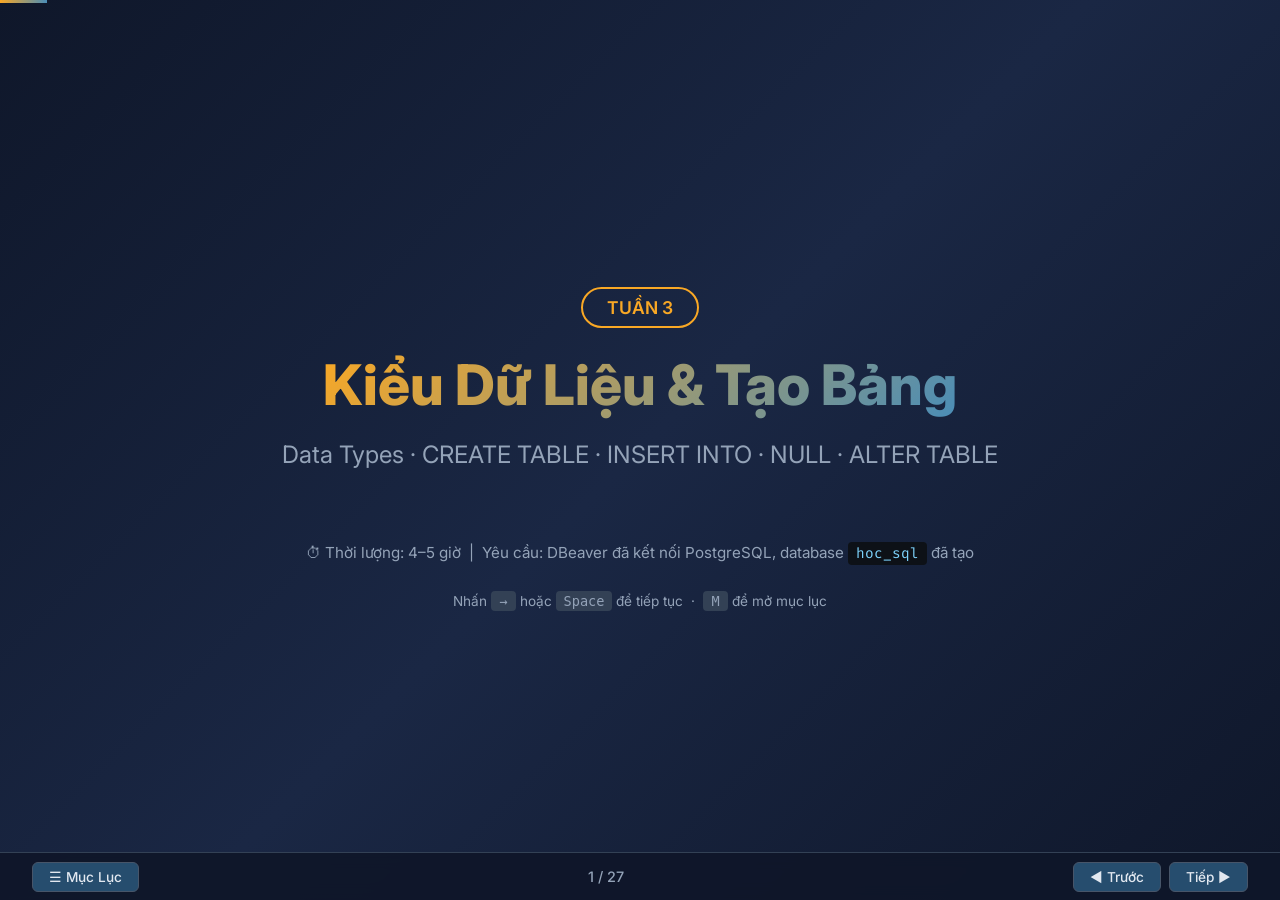
<file: Slides/03.Datatype_and_Table_slides.html>
<!DOCTYPE html>
<html lang="vi">
<head>
    <meta charset="UTF-8">
    <meta name="viewport" content="width=device-width, initial-scale=1.0">
    <title>Tuần 3: Kiểu Dữ Liệu & Tạo Bảng — PostgreSQL</title>
    <style>
        @import url('https://fonts.googleapis.com/css2?family=Inter:wght@300;400;500;600;700;800&family=Fira+Code:wght@400;500&display=swap');

        :root {
            --primary: #336791;
            --primary-light: #4a8db7;
            --primary-dark: #264d6e;
            --accent: #f9a825;
            --accent-light: #fdd835;
            --bg: #0f172a;
            --bg-card: #1e293b;
            --bg-code: #0d1117;
            --text: #e2e8f0;
            --text-dim: #94a3b8;
            --text-bright: #f8fafc;
            --success: #22c55e;
            --danger: #ef4444;
            --warning: #f59e0b;
            --info: #3b82f6;
            --excel-green: #217346;
            --pg-blue: #336791;
        }

        * { margin: 0; padding: 0; box-sizing: border-box; }

        body {
            font-family: 'Inter', sans-serif;
            background: var(--bg);
            color: var(--text);
            overflow: hidden;
            height: 100vh;
            width: 100vw;
        }

        /* ── Slide container ── */
        .slide-deck {
            width: 100vw;
            height: 100vh;
            position: relative;
        }

        .slide {
            position: absolute;
            inset: 0;
            display: none;
            flex-direction: column;
            justify-content: center;
            padding: 60px 80px;
            opacity: 0;
            transition: opacity 0.4s ease;
        }
        .slide.active {
            display: flex;
            opacity: 1;
        }

        /* ── Typography ── */
        h1 {
            font-size: 2.8rem;
            font-weight: 800;
            color: var(--text-bright);
            margin-bottom: 12px;
            line-height: 1.2;
        }
        h2 {
            font-size: 2rem;
            font-weight: 700;
            color: var(--accent);
            margin-bottom: 24px;
            line-height: 1.3;
        }
        h3 {
            font-size: 1.4rem;
            font-weight: 600;
            color: var(--primary-light);
            margin-bottom: 16px;
        }
        p, li {
            font-size: 1.15rem;
            line-height: 1.7;
            color: var(--text);
        }
        ul, ol {
            padding-left: 28px;
            margin-bottom: 16px;
        }
        li { margin-bottom: 8px; }

        .subtitle {
            font-size: 1.3rem;
            color: var(--text-dim);
            margin-bottom: 32px;
            font-weight: 400;
        }

        strong { color: var(--accent-light); font-weight: 600; }
        em { color: var(--primary-light); font-style: normal; font-weight: 500; }

        code {
            font-family: 'Fira Code', monospace;
            background: var(--bg-code);
            padding: 2px 8px;
            border-radius: 4px;
            font-size: 0.95em;
            color: #7dd3fc;
        }

        pre {
            background: var(--bg-code);
            border: 1px solid #30363d;
            border-radius: 12px;
            padding: 20px 24px;
            font-family: 'Fira Code', monospace;
            font-size: 0.95rem;
            line-height: 1.6;
            overflow-x: auto;
            margin: 16px 0;
            color: #c9d1d9;
        }
        pre .keyword { color: #ff7b72; font-weight: 500; }
        pre .string { color: #a5d6ff; }
        pre .comment { color: #8b949e; font-style: italic; }
        pre .type { color: #7ee787; }
        pre .number { color: #79c0ff; }
        pre .func { color: #d2a8ff; }

        /* ── Tables ── */
        table {
            width: 100%;
            border-collapse: collapse;
            margin: 16px 0;
            font-size: 1rem;
        }
        th {
            background: var(--primary-dark);
            color: var(--accent-light);
            padding: 12px 16px;
            text-align: left;
            font-weight: 600;
            font-size: 0.95rem;
        }
        td {
            padding: 10px 16px;
            border-bottom: 1px solid #334155;
            color: var(--text);
        }
        tr:nth-child(even) td { background: rgba(30, 41, 59, 0.5); }
        tr:hover td { background: rgba(51, 103, 145, 0.2); }

        /* ── Cards / Boxes ── */
        .card {
            background: var(--bg-card);
            border-radius: 16px;
            padding: 24px 28px;
            border: 1px solid #334155;
            margin: 12px 0;
        }
        .card.excel {
            border-left: 4px solid var(--excel-green);
        }
        .card.pg {
            border-left: 4px solid var(--pg-blue);
        }
        .card.warning {
            border-left: 4px solid var(--danger);
            background: rgba(239, 68, 68, 0.08);
        }
        .card.tip {
            border-left: 4px solid var(--success);
            background: rgba(34, 197, 94, 0.08);
        }
        .card.info {
            border-left: 4px solid var(--info);
            background: rgba(59, 130, 246, 0.08);
        }

        /* ── Comparison layout ── */
        .compare {
            display: grid;
            grid-template-columns: 1fr 1fr;
            gap: 24px;
            margin: 16px 0;
        }
        .compare > div {
            background: var(--bg-card);
            border-radius: 12px;
            padding: 20px 24px;
            border: 1px solid #334155;
        }
        .compare > div:first-child {
            border-top: 3px solid var(--excel-green);
        }
        .compare > div:last-child {
            border-top: 3px solid var(--pg-blue);
        }

        .columns-2 {
            display: grid;
            grid-template-columns: 1fr 1fr;
            gap: 24px;
            margin: 12px 0;
        }
        .columns-3 {
            display: grid;
            grid-template-columns: 1fr 1fr 1fr;
            gap: 20px;
            margin: 12px 0;
        }

        /* ── Badge / Tag ── */
        .badge {
            display: inline-block;
            padding: 4px 14px;
            border-radius: 100px;
            font-size: 0.8rem;
            font-weight: 600;
            text-transform: uppercase;
            letter-spacing: 0.5px;
        }
        .badge.excel { background: var(--excel-green); color: #fff; }
        .badge.pg { background: var(--pg-blue); color: #fff; }
        .badge.danger { background: var(--danger); color: #fff; }
        .badge.success { background: var(--success); color: #000; }

        /* ── Visual diagram ── */
        .diagram {
            display: flex;
            align-items: center;
            justify-content: center;
            gap: 16px;
            margin: 20px 0;
            font-size: 1.1rem;
        }
        .diagram .box {
            background: var(--bg-card);
            border: 2px solid var(--primary-light);
            border-radius: 12px;
            padding: 14px 24px;
            text-align: center;
            min-width: 120px;
        }
        .diagram .arrow {
            color: var(--accent);
            font-size: 1.5rem;
            font-weight: 700;
        }

        /* ── Highlight text ── */
        .highlight {
            background: linear-gradient(120deg, rgba(249, 168, 37, 0.2), rgba(249, 168, 37, 0.1));
            padding: 2px 8px;
            border-radius: 4px;
        }
        .text-danger { color: var(--danger); }
        .text-success { color: var(--success); }
        .text-warning { color: var(--warning); }
        .text-info { color: var(--info); }
        .text-dim { color: var(--text-dim); }
        .text-accent { color: var(--accent); }
        .text-bright { color: var(--text-bright); }

        /* ── Title slide special ── */
        .title-slide {
            text-align: center;
            justify-content: center;
            align-items: center;
            background: linear-gradient(135deg, #0f172a 0%, #1a2744 50%, #0f172a 100%);
        }
        .title-slide h1 {
            font-size: 3.5rem;
            background: linear-gradient(135deg, var(--accent), var(--primary-light));
            -webkit-background-clip: text;
            -webkit-text-fill-color: transparent;
            background-clip: text;
            margin-bottom: 16px;
        }
        .title-slide .subtitle {
            font-size: 1.5rem;
            color: var(--text-dim);
        }
        .title-slide .week-badge {
            display: inline-block;
            padding: 8px 24px;
            border: 2px solid var(--accent);
            border-radius: 100px;
            color: var(--accent);
            font-weight: 600;
            font-size: 1.1rem;
            margin-bottom: 24px;
        }

        /* ── Section divider slide ── */
        .section-slide {
            text-align: center;
            background: linear-gradient(135deg, var(--primary-dark), var(--bg));
        }
        .section-slide h1 {
            font-size: 3rem;
            color: var(--text-bright);
        }
        .section-slide .section-num {
            font-size: 5rem;
            font-weight: 800;
            color: var(--accent);
            opacity: 0.3;
            margin-bottom: -10px;
        }

        /* ── Navigation ── */
        .nav-bar {
            position: fixed;
            bottom: 0;
            left: 0;
            right: 0;
            height: 48px;
            background: rgba(15, 23, 42, 0.95);
            border-top: 1px solid #334155;
            display: flex;
            align-items: center;
            justify-content: space-between;
            padding: 0 32px;
            z-index: 100;
            backdrop-filter: blur(8px);
        }
        .nav-bar .page-info {
            color: var(--text-dim);
            font-size: 0.9rem;
            font-weight: 500;
        }
        .nav-bar .controls {
            display: flex;
            gap: 8px;
        }
        .nav-bar button {
            background: var(--primary-dark);
            color: var(--text);
            border: 1px solid #475569;
            padding: 6px 16px;
            border-radius: 6px;
            cursor: pointer;
            font-family: 'Inter', sans-serif;
            font-size: 0.85rem;
            font-weight: 500;
            transition: all 0.2s;
        }
        .nav-bar button:hover {
            background: var(--primary-light);
            color: #fff;
        }

        .progress-bar {
            position: fixed;
            top: 0;
            left: 0;
            height: 3px;
            background: linear-gradient(90deg, var(--accent), var(--primary-light));
            transition: width 0.3s ease;
            z-index: 100;
        }

        /* ── Sidebar TOC ── */
        .toc-overlay {
            position: fixed;
            inset: 0;
            background: rgba(0,0,0,0.5);
            z-index: 200;
            display: none;
            backdrop-filter: blur(4px);
        }
        .toc-overlay.open { display: block; }
        .toc-panel {
            position: fixed;
            left: 0;
            top: 0;
            bottom: 0;
            width: 380px;
            background: var(--bg-card);
            border-right: 1px solid #334155;
            z-index: 201;
            padding: 24px;
            overflow-y: auto;
            transform: translateX(-100%);
            transition: transform 0.3s ease;
        }
        .toc-overlay.open .toc-panel { transform: translateX(0); }
        .toc-panel h3 {
            color: var(--accent);
            margin-bottom: 16px;
            font-size: 1.2rem;
        }
        .toc-panel a {
            display: block;
            color: var(--text-dim);
            text-decoration: none;
            padding: 8px 12px;
            border-radius: 6px;
            font-size: 0.9rem;
            margin-bottom: 2px;
            transition: all 0.2s;
        }
        .toc-panel a:hover, .toc-panel a.current {
            background: rgba(51, 103, 145, 0.2);
            color: var(--text-bright);
        }
        .toc-panel a.section-header {
            color: var(--accent-light);
            font-weight: 600;
            margin-top: 12px;
            font-size: 0.95rem;
        }

        /* ── Animations ── */
        .fade-in { animation: fadeIn 0.5s ease forwards; }
        @keyframes fadeIn {
            from { opacity: 0; transform: translateY(20px); }
            to { opacity: 1; transform: translateY(0); }
        }

        .icon-big {
            font-size: 3rem;
            margin-bottom: 12px;
        }

        /* ── Scrollable content ── */
        .slide-content {
            max-height: calc(100vh - 140px);
            overflow-y: auto;
            padding-right: 12px;
        }
        .slide-content::-webkit-scrollbar { width: 6px; }
        .slide-content::-webkit-scrollbar-track { background: transparent; }
        .slide-content::-webkit-scrollbar-thumb { background: #475569; border-radius: 3px; }

        /* ── Responsive ── */
        @media (max-width: 900px) {
            .slide { padding: 40px 32px; }
            h1 { font-size: 2rem; }
            h2 { font-size: 1.5rem; }
            .compare, .columns-2 { grid-template-columns: 1fr; }
            .columns-3 { grid-template-columns: 1fr; }
            .title-slide h1 { font-size: 2.5rem; }
        }
    </style>
</head>
<body>

<div class="progress-bar" id="progressBar"></div>

<!-- ▸▸▸ TOC Overlay ◂◂◂ -->
<div class="toc-overlay" id="tocOverlay" onclick="closeTOC()">
    <div class="toc-panel" onclick="event.stopPropagation()">
        <h3>📑 Mục Lục</h3>
        <a href="#" class="section-header" onclick="goSlide(0)">Trang bìa</a>
        <a href="#" onclick="goSlide(1)">Mục tiêu tuần 3</a>
        <a href="#" onclick="goSlide(2)">Mở đầu — Thiết kế bảng</a>

        <a href="#" class="section-header" onclick="goSlide(3)">3.1 Kiểu Dữ Liệu</a>
        <a href="#" onclick="goSlide(3)">Tại sao cần kiểu dữ liệu?</a>
        <a href="#" onclick="goSlide(4)">8 kiểu thiết yếu</a>
        <a href="#" onclick="goSlide(5)">INTEGER — Số nguyên</a>
        <a href="#" onclick="goSlide(6)">SERIAL — Số tự tăng</a>
        <a href="#" onclick="goSlide(7)">NUMERIC — Số thập phân chính xác</a>
        <a href="#" onclick="goSlide(8)">VARCHAR & TEXT — Chuỗi ký tự</a>
        <a href="#" onclick="goSlide(9)">DATE & TIMESTAMP — Ngày giờ</a>
        <a href="#" onclick="goSlide(10)">BOOLEAN — Đúng / Sai</a>
        <a href="#" onclick="goSlide(11)">Bảng tra cứu nhanh</a>

        <a href="#" class="section-header" onclick="goSlide(12)">3.2 CREATE TABLE</a>
        <a href="#" onclick="goSlide(12)">Cú pháp cơ bản</a>
        <a href="#" onclick="goSlide(13)">PRIMARY KEY & NOT NULL</a>
        <a href="#" onclick="goSlide(14)">UNIQUE, DEFAULT, CHECK</a>
        <a href="#" onclick="goSlide(15)">Ví dụ hoàn chỉnh</a>

        <a href="#" class="section-header" onclick="goSlide(16)">3.3 INSERT INTO</a>
        <a href="#" onclick="goSlide(16)">Cú pháp INSERT</a>
        <a href="#" onclick="goSlide(17)">INSERT nhiều hàng & RETURNING</a>
        <a href="#" onclick="goSlide(18)">Lỗi INSERT thường gặp</a>

        <a href="#" class="section-header" onclick="goSlide(19)">3.4 NULL</a>
        <a href="#" onclick="goSlide(19)">NULL là gì?</a>
        <a href="#" onclick="goSlide(20)">NULL trong phép tính</a>
        <a href="#" onclick="goSlide(21)">COALESCE & NULLIF</a>

        <a href="#" class="section-header" onclick="goSlide(22)">3.5 ALTER TABLE</a>
        <a href="#" onclick="goSlide(22)">Chỉnh sửa cấu trúc bảng</a>

        <a href="#" class="section-header" onclick="goSlide(23)">3.6 DROP TABLE & TRUNCATE</a>

        <a href="#" class="section-header" onclick="goSlide(24)">3.7 Xem cấu trúc bảng</a>

        <a href="#" class="section-header" onclick="goSlide(25)">Tóm tắt & Excel ↔ PostgreSQL</a>
        <a href="#" onclick="goSlide(26)">Cầu nối sang Tuần 4</a>
    </div>
</div>

<div class="slide-deck" id="deck">

<!-- ════════════════════ SLIDE 0: TITLE ════════════════════ -->
<div class="slide title-slide active">
    <div class="week-badge">TUẦN 3</div>
    <h1>Kiểu Dữ Liệu & Tạo Bảng</h1>
    <p class="subtitle">Data Types · CREATE TABLE · INSERT INTO · NULL · ALTER TABLE</p>
    <p style="margin-top: 32px; color: var(--text-dim); font-size: 0.95rem;">
        ⏱ Thời lượng: 4–5 giờ &nbsp;|&nbsp; Yêu cầu: DBeaver đã kết nối PostgreSQL, database <code>hoc_sql</code> đã tạo
    </p>
    <p style="margin-top: 24px; color: var(--text-dim); font-size: 0.85rem;">
        Nhấn <kbd style="background:#334155;padding:2px 8px;border-radius:4px;">→</kbd> hoặc <kbd style="background:#334155;padding:2px 8px;border-radius:4px;">Space</kbd> để tiếp tục &nbsp;·&nbsp;
        <kbd style="background:#334155;padding:2px 8px;border-radius:4px;">M</kbd> để mở mục lục
    </p>
</div>

<!-- ════════════════════ SLIDE 1: MỤC TIÊU ════════════════════ -->
<div class="slide">
    <h2>🎯 Mục Tiêu Tuần 3</h2>
    <div class="columns-2">
        <div>
            <div class="card" style="margin-bottom:16px;">
                <p>✅ Hiểu và <strong>chọn đúng kiểu dữ liệu</strong> cho từng cột</p>
            </div>
            <div class="card" style="margin-bottom:16px;">
                <p>✅ <strong>Tạo bảng</strong> với đầy đủ ràng buộc — <code>CREATE TABLE</code></p>
            </div>
            <div class="card" style="margin-bottom:16px;">
                <p>✅ <strong>Nhập dữ liệu</strong> vào bảng — <code>INSERT INTO</code></p>
            </div>
        </div>
        <div>
            <div class="card" style="margin-bottom:16px;">
                <p>✅ Hiểu giá trị <strong>NULL</strong> và cách xử lý</p>
            </div>
            <div class="card" style="margin-bottom:16px;">
                <p>✅ <strong>Chỉnh sửa cấu trúc</strong> bảng — <code>ALTER TABLE</code></p>
            </div>
            <div class="card" style="margin-bottom:16px;">
                <p>✅ Xem thông tin cấu trúc bảng trong <strong>DBeaver</strong></p>
            </div>
        </div>
    </div>
    <div class="card excel" style="margin-top:16px;">
        <p>📊 <strong>Tương đương Excel:</strong> Tuần này giống như bạn đang <em>thiết kế form nhập liệu</em> — đặt tên cột, quy định kiểu dữ liệu, rồi nhập dữ liệu vào sheet.</p>
    </div>
</div>

<!-- ════════════════════ SLIDE 2: MỞ ĐẦU ════════════════════ -->
<div class="slide">
    <h2>📝 Tạo Bảng = Thiết Kế Form Nhập Liệu</h2>
    <p style="margin-bottom:20px;">Hãy nghĩ về việc tạo bảng trong database như <strong>thiết kế một form nhập liệu</strong> trong Excel:</p>

    <div class="columns-2">
        <div class="card">
            <h3>Bạn phải quyết định:</h3>
            <ul>
                <li>Có <strong>bao nhiêu cột</strong> (trường)?</li>
                <li>Mỗi cột chứa <strong>loại thông tin gì</strong>?</li>
                <li>Cột nào <strong>bắt buộc</strong>, cột nào <strong>có thể để trống</strong>?</li>
                <li>Giá trị nào <strong>hợp lệ</strong>, giá trị nào bị chặn?</li>
            </ul>
        </div>
        <div class="card warning">
            <h3>⚡ Khác biệt lớn với Excel</h3>
            <p style="margin-top:8px;">Trong Excel: gõ <strong>bất cứ gì</strong> vào bất kỳ ô nào → không ai phàn nàn.</p>
            <p style="margin-top:12px;">Trong Database: mỗi cột được <strong>ràng buộc nghiêm ngặt</strong> → đây là <span class="text-success">sức mạnh</span>, không phải hạn chế!</p>
        </div>
    </div>

    <div class="diagram" style="margin-top: 24px;">
        <div class="box">📊 Excel<br><small>Gõ tự do</small></div>
        <div class="arrow">→</div>
        <div class="box" style="border-color: var(--accent);">🛡️ Database<br><small>Kiểm soát chặt</small></div>
        <div class="arrow">=</div>
        <div class="box" style="border-color: var(--success);">✅ Dữ liệu sạch<br><small>Không lỗi</small></div>
    </div>
</div>

<!-- ════════════════════ SLIDE 3: SECTION 3.1 — TẠI SAO KIỂU DỮ LIỆU ════════════════════ -->
<div class="slide section-slide">
    <div class="section-num">3.1</div>
    <h1>Kiểu Dữ Liệu (Data Types)</h1>
    <p class="subtitle">Tại sao phải khai báo kiểu dữ liệu?</p>
</div>

<!-- ════════════════════ SLIDE 4: TỔNG QUAN 8 KIỂU ════════════════════ -->
<div class="slide">
    <h2>8 Kiểu Dữ Liệu Thiết Yếu — Dùng Hằng Ngày</h2>
    <p class="text-dim" style="margin-bottom: 16px;">Học kỹ 8 kiểu này trước — chúng đủ để xây dựng phần lớn các bảng bạn cần.</p>

    <table>
        <thead>
            <tr>
                <th>Nhóm</th>
                <th>Kiểu dữ liệu</th>
                <th>Dùng khi nào</th>
                <th>Excel tương đương</th>
            </tr>
        </thead>
        <tbody>
            <tr>
                <td rowspan="2"><strong>Số nguyên</strong></td>
                <td><code>INTEGER</code></td>
                <td>Id, số lượng — <em>mặc định</em></td>
                <td>Số nguyên</td>
            </tr>
            <tr>
                <td><code>SERIAL</code></td>
                <td>Cột id tự tăng</td>
                <td>Fill Series tự động</td>
            </tr>
            <tr>
                <td><strong>Số thập phân</strong></td>
                <td><code>NUMERIC(p,s)</code></td>
                <td><span class="text-warning">Tiền tệ, kế toán</span></td>
                <td>Number (decimal)</td>
            </tr>
            <tr>
                <td rowspan="2"><strong>Chuỗi</strong></td>
                <td><code>VARCHAR(n)</code></td>
                <td>Tên, email, địa chỉ</td>
                <td>Text giới hạn</td>
            </tr>
            <tr>
                <td><code>TEXT</code></td>
                <td>Mô tả dài, ghi chú</td>
                <td>Text tự do</td>
            </tr>
            <tr>
                <td rowspan="2"><strong>Ngày / Giờ</strong></td>
                <td><code>DATE</code></td>
                <td>Ngày sinh, ngày hết hạn</td>
                <td>Date format</td>
            </tr>
            <tr>
                <td><code>TIMESTAMP</code></td>
                <td>Ghi log, thời gian tạo</td>
                <td>Date + Time</td>
            </tr>
            <tr>
                <td><strong>Đúng / Sai</strong></td>
                <td><code>BOOLEAN</code></td>
                <td>Trạng thái, cờ bật/tắt</td>
                <td>TRUE / FALSE</td>
            </tr>
        </tbody>
    </table>
</div>

<!-- ════════════════════ SLIDE 5: INTEGER ════════════════════ -->
<div class="slide">
    <h2>🔢 INTEGER (INT) — Số Nguyên Thông Dụng Nhất</h2>
    <div class="columns-2">
        <div>
            <pre><span class="keyword">CREATE TABLE</span> vi_du (
    id          <span class="type">INTEGER</span>,
    so_luong    <span class="type">INTEGER</span>,
    nam_sinh    <span class="type">INTEGER</span>
);</pre>

            <table style="margin-top:16px;">
                <tr><th>Thuộc tính</th><th>Giá trị</th></tr>
                <tr><td>Bộ nhớ</td><td>4 bytes</td></tr>
                <tr><td>Phạm vi</td><td>±2.1 tỷ</td></tr>
                <tr><td>Dùng khi nào</td><td><strong>Mặc định cho hầu hết trường hợp</strong></td></tr>
            </table>
        </div>
        <div>
            <div class="card tip">
                <h3>💡 Quy tắc ngón tay cái</h3>
                <p>Khi không chắc nên dùng kiểu số nào → chọn <code>INTEGER</code></p>
            </div>
            <div class="card" style="margin-top:16px;">
                <h3>Ví dụ thực tế:</h3>
                <ul>
                    <li>Id bảng</li>
                    <li>Số lượng hàng tồn kho</li>
                    <li>Năm sinh</li>
                    <li>Điểm số (1-100)</li>
                </ul>
            </div>
            <div class="card info" style="margin-top:16px;">
                <p>⚠️ Số điện thoại bắt đầu bằng <code>0</code> → nên dùng <code>VARCHAR</code> thay vì INTEGER!</p>
            </div>
        </div>
    </div>
</div>

<!-- ════════════════════ SLIDE 6: SERIAL ════════════════════ -->
<div class="slide">
    <h2>🔄 SERIAL — Số Tự Tăng (Auto Increment)</h2>
    <div class="columns-2">
        <div>
            <pre><span class="comment">-- Khi bạn viết:</span>
id <span class="type">SERIAL</span> <span class="keyword">PRIMARY KEY</span>

<span class="comment">-- PostgreSQL thực ra tạo:</span>
<span class="keyword">CREATE SEQUENCE</span> nhan_vien_id_seq;
id <span class="type">INTEGER</span> <span class="keyword">NOT NULL</span>
   <span class="keyword">DEFAULT</span> <span class="func">nextval</span>(<span class="string">'nhan_vien_id_seq'</span>)
   <span class="keyword">PRIMARY KEY</span></pre>

            <div class="card warning" style="margin-top:16px;">
                <p>⚠️ <strong>SERIAL không lấp đầy số bị thiếu!</strong></p>
                <p style="margin-top:8px;">Xóa id = 3 → id tiếp theo vẫn là 4, không quay lại 3.</p>
                <pre style="margin-top:8px;font-size:0.85rem;">id: 1, 2, 4, 5, 7 ... <span class="comment">← Hoàn toàn ổn!</span></pre>
            </div>
        </div>
        <div>
            <div class="card excel">
                <h3>📊 So sánh Excel</h3>
                <pre style="font-size:0.85rem;margin-top:8px;">Excel (thủ công):
┌────┬──────────┐
│ 1  │ Trần Mai │   ← Bạn tự gõ STT
│ 2  │ Nguyễn An│
│ 3  │ Lê Bình  │
└────┴──────────┘

PostgreSQL SERIAL (tự động):
INSERT → id = 1  ← Tự động!
INSERT → id = 2  ← Tự động!
INSERT → id = 3  ← Tự động!</pre>
            </div>
        </div>
    </div>
</div>

<!-- ════════════════════ SLIDE 7: NUMERIC ════════════════════ -->
<div class="slide">
    <h2>💰 NUMERIC(p, s) — Chính Xác Tuyệt Đối</h2>
    <p style="margin-bottom:16px;" class="text-dim">Dùng cho <strong>tiền tệ, kế toán</strong> — bất kỳ số nào cần chính xác 100%.</p>

    <div class="columns-2">
        <div>
            <pre><span class="type">NUMERIC</span>(<span class="number">10</span>, <span class="number">2</span>)
         ↑   ↑
         p   s
<span class="comment">-- p = tổng số chữ số</span>
<span class="comment">-- s = chữ số sau dấu thập phân</span>

<span class="comment">-- Ví dụ hợp lệ:</span>
<span class="number">12345678.99</span>  <span class="comment">← 8+2=10 chữ số ✅</span>

<span class="comment">-- Ví dụ bị lỗi:</span>
<span class="number">123456789.99</span> <span class="comment">← 9+2=11 > p=10 ❌</span></pre>

            <div class="card warning" style="margin-top:12px;">
                <p>⚠️ <strong>KHÔNG dùng REAL hay DOUBLE</strong> cho tiền tệ — chúng có lỗi làm tròn!</p>
            </div>
        </div>
        <div>
            <h3>Gợi ý cho các trường hợp thường gặp:</h3>
            <table>
                <tr><th>Trường hợp</th><th>Kiểu gợi ý</th></tr>
                <tr><td>Lương (VNĐ)</td><td><code>NUMERIC(12, 2)</code></td></tr>
                <tr><td>Giá sản phẩm</td><td><code>NUMERIC(10, 2)</code></td></tr>
                <tr><td>Tỷ lệ %</td><td><code>NUMERIC(5, 2)</code></td></tr>
                <tr><td>Tọa độ GPS</td><td><code>NUMERIC(10, 7)</code></td></tr>
            </table>

            <pre style="margin-top:12px;"><span class="comment">-- Ví dụ khai báo:</span>
luong       <span class="type">NUMERIC</span>(<span class="number">12</span>, <span class="number">2</span>),
ty_le_chiet <span class="type">NUMERIC</span>(<span class="number">5</span>, <span class="number">4</span>)</pre>
        </div>
    </div>
</div>

<!-- ════════════════════ SLIDE 8: VARCHAR & TEXT ════════════════════ -->
<div class="slide">
    <h2>📝 VARCHAR(n) & TEXT — Chuỗi Ký Tự</h2>
    <div class="compare">
        <div>
            <h3>VARCHAR(n) — Có giới hạn</h3>
            <pre><span class="comment">-- Giới hạn tối đa n ký tự</span>
ho_ten   <span class="type">VARCHAR</span>(<span class="number">100</span>),
email    <span class="type">VARCHAR</span>(<span class="number">150</span>),
dia_chi  <span class="type">VARCHAR</span>(<span class="number">255</span>)</pre>
            <p style="margin-top:12px;">✅ Database <strong>tự kiểm tra</strong> và từ chối nếu vượt quá n ký tự</p>
            <p style="margin-top:8px;">✅ n là ràng buộc nghiệp vụ: <em>"email tối đa 150 ký tự"</em></p>
            <pre style="margin-top:12px;font-size:0.85rem;"><span class="comment">-- Quá dài → Lỗi!</span>
<span class="comment">-- ho_ten VARCHAR(10)</span>
<span class="string">'Nguyễn Văn An Toàn Bình'</span> <span class="comment">← 22 ký tự > 10 ❌</span></pre>
        </div>
        <div>
            <h3>TEXT — Không giới hạn</h3>
            <pre><span class="comment">-- Lưu bao nhiêu cũng được (~1 GB)</span>
mo_ta     <span class="type">TEXT</span>,
noi_dung  <span class="type">TEXT</span>,
ghi_chu   <span class="type">TEXT</span></pre>
            <p style="margin-top:12px;">✅ Không biết trước độ dài tối đa</p>
            <p style="margin-top:8px;">✅ Nội dung có thể rất dài (mô tả, bình luận)</p>
            <div class="card tip" style="margin-top:16px;">
                <p>💡 <strong>Hiệu năng:</strong> TEXT và VARCHAR <em>không khác nhau</em> về tốc độ trong PostgreSQL.</p>
            </div>
        </div>
    </div>
    <div class="card excel" style="margin-top:12px;">
        <p>📊 <strong>Excel:</strong> <code>VARCHAR(n)</code> = Data Validation "text length ≤ n" &nbsp;·&nbsp; <code>TEXT</code> = Ô không giới hạn (General)</p>
    </div>
</div>

<!-- ════════════════════ SLIDE 9: DATE & TIMESTAMP ════════════════════ -->
<div class="slide">
    <h2>📅 DATE & TIMESTAMP — Ngày Tháng & Thời Gian</h2>
    <div class="compare">
        <div>
            <h3>DATE — Chỉ ngày</h3>
            <pre>ngay_sinh    <span class="type">DATE</span>,
ngay_het_han <span class="type">DATE</span></pre>
            <p style="margin:12px 0;">Format: <code>'YYYY-MM-DD'</code> (ISO 8601)</p>
            <pre style="font-size:0.85rem;"><span class="string">'2024-01-15'</span>   <span class="comment">← 15/1/2024 ✅</span>
<span class="string">'2024-02-29'</span>   <span class="comment">← Năm nhuận ✅</span>
<span class="string">'2023-02-29'</span>   <span class="comment">← LỖI! ❌</span>
<span class="string">'2024-13-01'</span>   <span class="comment">← Tháng 13 ❌</span></pre>
            <div class="card info" style="margin-top:12px;font-size:0.9rem;">
                <p>💡 Dùng <code>'YYYY-MM-DD'</code> để không bao giờ nhầm DD/MM với MM/DD!</p>
            </div>
        </div>
        <div>
            <h3>TIMESTAMP — Ngày + Giờ</h3>
            <pre>ngay_tao <span class="type">TIMESTAMP</span> <span class="keyword">DEFAULT</span> <span class="func">NOW</span>()</pre>
            <p style="margin:12px 0;">Format: <code>'YYYY-MM-DD HH:MM:SS'</code></p>
            <pre style="font-size:0.85rem;"><span class="string">'2024-01-15 14:30:00'</span>     <span class="comment">✅</span>
<span class="string">'2024-01-15 14:30:59.123'</span> <span class="comment">✅</span></pre>
            <div class="card" style="margin-top:16px;">
                <h3>🧮 Phép tính với DATE</h3>
                <pre style="font-size:0.85rem;"><span class="comment">-- Tính số ngày giữa 2 ngày</span>
<span class="string">'2024-12-31'</span>::DATE - <span class="string">'2024-01-01'</span>::DATE
<span class="comment">-- → 365</span>

<span class="comment">-- Ngày hôm nay</span>
<span class="keyword">SELECT</span> <span class="func">CURRENT_DATE</span>;</pre>
            </div>
        </div>
    </div>
</div>

<!-- ════════════════════ SLIDE 10: BOOLEAN ════════════════════ -->
<div class="slide">
    <h2>✅ BOOLEAN — Đúng / Sai / Chưa Biết</h2>
    <div class="columns-2">
        <div>
            <pre>dang_lam_viec  <span class="type">BOOLEAN</span> <span class="keyword">DEFAULT</span> <span class="keyword">TRUE</span>,
da_thanh_toan  <span class="type">BOOLEAN</span> <span class="keyword">DEFAULT</span> <span class="keyword">FALSE</span>,
la_vip         <span class="type">BOOLEAN</span></pre>

            <table style="margin-top:16px;">
                <tr><th>Giá trị</th><th>Các cách viết</th></tr>
                <tr><td class="text-success" style="font-weight:600;">TRUE</td><td><code>TRUE</code>, <code>'yes'</code>, <code>'1'</code>, <code>'on'</code></td></tr>
                <tr><td class="text-danger" style="font-weight:600;">FALSE</td><td><code>FALSE</code>, <code>'no'</code>, <code>'0'</code>, <code>'off'</code></td></tr>
                <tr><td class="text-dim" style="font-weight:600;">NULL</td><td><code>NULL</code> (không biết)</td></tr>
            </table>

            <pre style="margin-top:16px;"><span class="comment">-- Lọc nhân viên đang làm</span>
<span class="keyword">WHERE</span> dang_lam_viec = <span class="keyword">TRUE</span>
<span class="comment">-- hoặc ngắn gọn:</span>
<span class="keyword">WHERE</span> dang_lam_viec

<span class="comment">-- Lọc nhân viên đã nghỉ</span>
<span class="keyword">WHERE NOT</span> dang_lam_viec</pre>
        </div>
        <div>
            <div class="card warning">
                <h3>⚠️ NULL ≠ FALSE</h3>
                <div style="margin-top:12px;font-size:1rem;">
                    <p><span class="text-success" style="font-weight:700;">TRUE</span> = Đúng, có, bật</p>
                    <p><span class="text-danger" style="font-weight:700;">FALSE</span> = Sai, không, tắt</p>
                    <p><span class="text-dim" style="font-weight:700;">NULL</span> = <strong>Không biết</strong> (chưa xác định)</p>
                </div>
                <div style="margin-top:16px;background:var(--bg-code);padding:12px;border-radius:8px;font-size:0.9rem;">
                    <p>Cột <code>da_gui_email</code>:</p>
                    <p style="margin-top:4px;">• TRUE → Đã gửi</p>
                    <p>• FALSE → Chưa gửi <em>(biết chắc)</em></p>
                    <p>• NULL → Chưa biết <em>(không xác định)</em></p>
                </div>
            </div>
            <div class="card excel" style="margin-top:16px;">
                <p>📊 <strong>Excel:</strong> Ô chứa TRUE/FALSE dùng trong hàm IF().</p>
            </div>
        </div>
    </div>
</div>

<!-- ════════════════════ SLIDE 11: BẢNG TRA CỨU NHANH ════════════════════ -->
<div class="slide">
    <h2>📋 Bảng Tra Cứu Nhanh — Chọn Kiểu Dữ Liệu</h2>
    <table style="font-size:1.1rem;">
        <thead>
            <tr>
                <th style="width:55%;">Câu hỏi cần trả lời</th>
                <th>→ Kiểu dữ liệu nên dùng</th>
            </tr>
        </thead>
        <tbody>
            <tr><td>Cột id tự tăng?</td><td><code>SERIAL</code></td></tr>
            <tr><td>Số nguyên thông thường?</td><td><code>INTEGER</code></td></tr>
            <tr><td>Tiền tệ, giá cả <span class="text-warning">(cần chính xác)</span>?</td><td><code>NUMERIC(p, s)</code></td></tr>
            <tr><td>Tên người, email (giới hạn độ dài)?</td><td><code>VARCHAR(n)</code></td></tr>
            <tr><td>Mô tả, ghi chú dài?</td><td><code>TEXT</code></td></tr>
            <tr><td>Chỉ lưu ngày?</td><td><code>DATE</code></td></tr>
            <tr><td>Lưu ngày + giờ?</td><td><code>TIMESTAMP</code></td></tr>
            <tr><td>Đúng / Sai?</td><td><code>BOOLEAN</code></td></tr>
        </tbody>
    </table>
    <div class="card tip" style="margin-top:24px;">
        <p>💡 <strong>Mẹo:</strong> Không chắc → dùng <code>INTEGER</code> cho số, <code>VARCHAR(255)</code> cho chuỗi, <code>DATE</code> cho ngày. Bạn luôn có thể đổi sau bằng <code>ALTER TABLE</code>!</p>
    </div>
</div>

<!-- ════════════════════ SLIDE 12: SECTION 3.2 — CREATE TABLE ════════════════════ -->
<div class="slide">
    <div class="section-num" style="font-size:3rem;opacity:0.3;color:var(--accent);text-align:center;">3.2</div>
    <h2 style="text-align:center;">Tạo Bảng — CREATE TABLE</h2>
    <div class="columns-2" style="margin-top:24px;">
        <div>
            <h3>Cú pháp cơ bản</h3>
            <pre><span class="keyword">CREATE TABLE</span> ten_bang (
    ten_cot_1  <span class="type">kieu_du_lieu</span>  [rang_buoc],
    ten_cot_2  <span class="type">kieu_du_lieu</span>  [rang_buoc],
    ...
);</pre>
            <div class="card" style="margin-top:16px;">
                <h3>📏 Quy tắc đặt tên</h3>
                <ul>
                    <li>Chữ thường, snake_case: <code>nhan_vien</code>, <code>ho_ten</code></li>
                    <li>Không dùng dấu cách, ký tự đặc biệt</li>
                    <li>Không dùng từ khóa SQL (SELECT, FROM...)</li>
                    <li>Tên có ý nghĩa, đọc là hiểu ngay</li>
                </ul>
            </div>
        </div>
        <div>
            <h3>Tránh lỗi khi chạy lại</h3>
            <pre><span class="keyword">CREATE TABLE IF NOT EXISTS</span> nhan_vien (
    ...
);</pre>
            <p style="margin-top:12px;">Nếu bảng đã tồn tại → <strong>bỏ qua</strong>, không báo lỗi.</p>

            <div class="card excel" style="margin-top:16px;">
                <h3>📊 Excel tương đương</h3>
                <p style="margin-top:8px;">Tạo sheet mới → đặt tên header cho từng cột → quy định loại dữ liệu mỗi cột (Data Validation).</p>
            </div>
        </div>
    </div>
</div>

<!-- ════════════════════ SLIDE 13: CONSTRAINTS 1 ════════════════════ -->
<div class="slide">
    <h2>🔒 Ràng Buộc (Constraints) — Phần 1</h2>
    <p class="text-dim" style="margin-bottom:20px;">Quy tắc bắt buộc áp đặt lên cột — PostgreSQL <strong>tự động kiểm tra</strong> và từ chối vi phạm.</p>

    <div class="compare">
        <div>
            <h3>🔑 PRIMARY KEY — Khóa Chính</h3>
            <pre><span class="keyword">id</span>  <span class="type">SERIAL</span>  <span class="keyword">PRIMARY KEY</span></pre>
            <ul style="margin-top:12px;">
                <li>Mỗi bảng chỉ có <strong>một</strong> PRIMARY KEY</li>
                <li>Giá trị phải <strong>duy nhất</strong> — không trùng</li>
                <li>Giá trị <strong>không được NULL</strong></li>
                <li>Tự tạo index → tìm kiếm <em>rất nhanh</em></li>
            </ul>
            <pre style="margin-top:12px;font-size:0.85rem;"><span class="comment">-- Trùng id → Lỗi!</span>
<span class="keyword">INSERT</span> ... <span class="keyword">VALUES</span> (<span class="number">1</span>, <span class="string">'Mai'</span>);
<span class="keyword">INSERT</span> ... <span class="keyword">VALUES</span> (<span class="number">1</span>, <span class="string">'An'</span>); <span class="comment">← ❌ duplicate key</span></pre>
            <p style="margin-top:8px;font-size:0.9rem;" class="text-dim">📊 Excel: Cột "Mã NV" không ai được trùng — nhưng Excel không tự kiểm tra!</p>
        </div>
        <div>
            <h3>🚫 NOT NULL — Bắt Buộc Có Giá Trị</h3>
            <pre>ho_ten  <span class="type">VARCHAR</span>(<span class="number">100</span>)  <span class="keyword">NOT NULL</span></pre>
            <ul style="margin-top:12px;">
                <li>Cột <strong>bắt buộc</strong> phải có giá trị khi INSERT</li>
                <li>Không truyền giá trị → <span class="text-danger">báo lỗi</span></li>
            </ul>
            <pre style="margin-top:12px;font-size:0.85rem;"><span class="comment">-- Không có ho_ten → Lỗi!</span>
<span class="keyword">INSERT INTO</span> nhan_vien (phong_ban)
<span class="keyword">VALUES</span> (<span class="string">'IT'</span>);
<span class="comment">-- ❌ null value violates not-null</span></pre>
            <div class="card info" style="margin-top:16px;font-size:0.9rem;">
                <p>📌 <strong>Mặc định:</strong> Không khai báo gì → cột <em>được phép NULL</em> (có thể để trống).</p>
            </div>
            <p style="margin-top:8px;font-size:0.9rem;" class="text-dim">📊 Excel: Ô bôi đỏ trong form — "trường bắt buộc".</p>
        </div>
    </div>
</div>

<!-- ════════════════════ SLIDE 14: CONSTRAINTS 2 ════════════════════ -->
<div class="slide">
    <h2>🔒 Ràng Buộc (Constraints) — Phần 2</h2>
    <div class="slide-content">
        <div class="columns-3">
            <div class="card">
                <h3>🔐 UNIQUE</h3>
                <p style="font-size:0.9rem;margin-bottom:8px;">Giá trị không được trùng</p>
                <pre style="font-size:0.8rem;">email <span class="type">VARCHAR</span>(<span class="number">150</span>) <span class="keyword">UNIQUE</span></pre>
                <ul style="margin-top:8px;font-size:0.85rem;">
                    <li>Mỗi giá trị xuất hiện <strong>tối đa 1 lần</strong></li>
                    <li>Cho phép nhiều NULL</li>
                    <li>Một bảng có thể có <strong>nhiều</strong> UNIQUE</li>
                </ul>
                <p style="margin-top:8px;font-size:0.8rem;" class="text-dim">📊 Excel: COUNTIF($A:$A,A1)=1</p>
            </div>
            <div class="card">
                <h3>📋 DEFAULT</h3>
                <p style="font-size:0.9rem;margin-bottom:8px;">Giá trị mặc định</p>
                <pre style="font-size:0.8rem;">dang_lam <span class="type">BOOLEAN</span>
  <span class="keyword">DEFAULT</span> <span class="keyword">TRUE</span>,
ngay_tao <span class="type">TIMESTAMP</span>
  <span class="keyword">DEFAULT</span> <span class="func">NOW</span>()</pre>
                <ul style="margin-top:8px;font-size:0.85rem;">
                    <li>Không truyền giá trị → <strong>tự dùng DEFAULT</strong></li>
                    <li>Có thể là: hằng số, hàm, biểu thức</li>
                </ul>
                <p style="margin-top:8px;font-size:0.8rem;" class="text-dim">📊 Excel: Ô đã có sẵn giá trị</p>
            </div>
            <div class="card">
                <h3>✅ CHECK</h3>
                <p style="font-size:0.9rem;margin-bottom:8px;">Ràng buộc điều kiện tùy chỉnh</p>
                <pre style="font-size:0.8rem;">luong <span class="type">NUMERIC</span>(<span class="number">12</span>,<span class="number">2</span>)
  <span class="keyword">CHECK</span> (luong >= <span class="number">0</span>),
diem  <span class="type">INTEGER</span>
  <span class="keyword">CHECK</span> (diem <span class="keyword">BETWEEN</span>
        <span class="number">1</span> <span class="keyword">AND</span> <span class="number">5</span>)</pre>
                <ul style="margin-top:8px;font-size:0.85rem;">
                    <li>Điều kiện sai → <span class="text-danger">từ chối</span></li>
                    <li><strong>Không thể bỏ qua</strong></li>
                </ul>
                <p style="margin-top:8px;font-size:0.8rem;" class="text-dim">📊 Excel: Custom Formula validation</p>
            </div>
        </div>

        <div class="card info" style="margin-top:16px;">
            <h3>🔗 FOREIGN KEY — Khóa Ngoại (Giới thiệu)</h3>
            <div class="columns-2" style="margin-top:8px;">
                <div>
                    <pre style="font-size:0.85rem;">phong_ban_id <span class="type">INTEGER</span> <span class="keyword">REFERENCES</span> phong_ban(id)</pre>
                    <p style="font-size:0.9rem;margin-top:8px;">Đảm bảo giá trị <strong>tồn tại</strong> trong bảng khác. Sẽ học chi tiết ở <strong>Tuần 7 (JOIN)</strong>.</p>
                </div>
                <div>
                    <p style="font-size:0.9rem;">📊 <strong>Excel:</strong> Giống VLOOKUP kiểm tra giá trị có tồn tại trong danh sách tham chiếu không.</p>
                </div>
            </div>
        </div>
    </div>
</div>

<!-- ════════════════════ SLIDE 15: VÍ DỤ HOÀN CHỈNH ════════════════════ -->
<div class="slide">
    <h2>🏗️ Ví Dụ CREATE TABLE Hoàn Chỉnh</h2>
    <div class="slide-content">
        <div class="columns-2">
            <div>
                <h3>Bảng nhan_vien</h3>
                <pre style="font-size:0.82rem;"><span class="keyword">CREATE TABLE</span> nhan_vien (
  id        <span class="type">SERIAL</span>         <span class="keyword">PRIMARY KEY</span>,
  ho_ten    <span class="type">VARCHAR</span>(<span class="number">100</span>)   <span class="keyword">NOT NULL</span>,
  phong_ban <span class="type">VARCHAR</span>(<span class="number">50</span>),
  luong     <span class="type">NUMERIC</span>(<span class="number">12</span>,<span class="number">2</span>)  <span class="keyword">CHECK</span> (luong >= <span class="number">0</span>),
  ngay_sinh <span class="type">DATE</span>,
  email     <span class="type">VARCHAR</span>(<span class="number">150</span>)   <span class="keyword">UNIQUE</span>,
  ngay_vao  <span class="type">DATE</span>           <span class="keyword">DEFAULT CURRENT_DATE</span>,
  dang_lam  <span class="type">BOOLEAN</span>        <span class="keyword">DEFAULT TRUE</span>
);</pre>
            </div>
            <div>
                <h3>Bảng san_pham</h3>
                <pre style="font-size:0.82rem;"><span class="keyword">CREATE TABLE</span> san_pham (
  id           <span class="type">SERIAL</span>         <span class="keyword">PRIMARY KEY</span>,
  ten_sp       <span class="type">VARCHAR</span>(<span class="number">200</span>)   <span class="keyword">NOT NULL</span>,
  danh_muc     <span class="type">VARCHAR</span>(<span class="number">100</span>),
  gia          <span class="type">NUMERIC</span>(<span class="number">12</span>,<span class="number">2</span>)  <span class="keyword">NOT NULL</span>
               <span class="keyword">CHECK</span> (gia > <span class="number">0</span>),
  so_luong_ton <span class="type">INTEGER</span>        <span class="keyword">NOT NULL</span>
               <span class="keyword">DEFAULT</span> <span class="number">0</span>
               <span class="keyword">CHECK</span> (so_luong_ton >= <span class="number">0</span>),
  mo_ta        <span class="type">TEXT</span>,
  ngay_nhap    <span class="type">DATE</span>           <span class="keyword">DEFAULT CURRENT_DATE</span>,
  con_ban      <span class="type">BOOLEAN</span>        <span class="keyword">DEFAULT TRUE</span>
);</pre>
            </div>
        </div>
        <div class="card tip" style="margin-top:12px;">
            <p>💡 <strong>Mẫu chung:</strong> <code>id SERIAL PRIMARY KEY</code> + các cột nghiệp vụ + <code>ngay_tao DEFAULT</code> + <code>trang_thai BOOLEAN DEFAULT TRUE</code></p>
        </div>
    </div>
</div>

<!-- ════════════════════ SLIDE 16: SECTION 3.3 — INSERT INTO ════════════════════ -->
<div class="slide">
    <div class="section-num" style="font-size:3rem;opacity:0.3;color:var(--accent);text-align:center;">3.3</div>
    <h2 style="text-align:center;margin-bottom:24px;">Nhập Dữ Liệu — INSERT INTO</h2>
    <div class="columns-2">
        <div>
            <h3>Cú pháp — INSERT một hàng</h3>
            <pre><span class="keyword">INSERT INTO</span> ten_bang (cot_1, cot_2, cot_3)
<span class="keyword">VALUES</span> (gia_tri_1, gia_tri_2, gia_tri_3);</pre>

            <pre style="margin-top:16px;"><span class="comment">-- Ví dụ thực tế:</span>
<span class="keyword">INSERT INTO</span> nhan_vien
  (ho_ten, phong_ban, luong, ngay_sinh, email)
<span class="keyword">VALUES</span>
  (<span class="string">'Trần Thị Mai'</span>,
   <span class="string">'Kế toán'</span>,
   <span class="number">15000000</span>,
   <span class="string">'1995-03-20'</span>,
   <span class="string">'mai.tran@cty.com'</span>);</pre>
        </div>
        <div>
            <div class="card">
                <h3>📏 Lưu ý quan trọng</h3>
                <ul>
                    <li>Thứ tự cột phải <strong>khớp</strong> với thứ tự VALUES</li>
                    <li>Chuỗi & ngày: dấu nháy đơn <code>'...'</code></li>
                    <li>Số: <strong>không</strong> cần dấu nháy</li>
                    <li>Cột có DEFAULT → có thể bỏ qua</li>
                </ul>
            </div>
            <div class="card excel" style="margin-top:16px;">
                <h3>📊 So sánh Excel</h3>
                <p style="margin-top:8px;">Giống gõ dữ liệu vào từng hàng trong sheet — nhưng PostgreSQL <strong>kiểm tra kiểu dữ liệu</strong> trước khi chấp nhận.</p>
            </div>
            <div class="card warning" style="margin-top:16px;font-size:0.9rem;">
                <p>⚠️ <strong>Luôn khai báo rõ tên cột!</strong> Không dùng <code>INSERT INTO ten_bang VALUES (...)</code> vì dễ nhầm và dễ hỏng khi thêm cột mới.</p>
            </div>
        </div>
    </div>
</div>

<!-- ════════════════════ SLIDE 17: INSERT NHIỀU HÀNG & RETURNING ════════════════════ -->
<div class="slide">
    <h2>📥 INSERT Nhiều Hàng & RETURNING</h2>
    <div class="columns-2">
        <div>
            <h3>INSERT nhiều hàng cùng lúc</h3>
            <pre style="font-size:0.82rem;"><span class="keyword">INSERT INTO</span> nhan_vien
  (ho_ten, phong_ban, luong, ngay_sinh, email)
<span class="keyword">VALUES</span>
  (<span class="string">'Trần Thị Mai'</span>,   <span class="string">'Kế toán'</span>,
   <span class="number">15000000</span>, <span class="string">'1995-03-20'</span>, <span class="string">'mai@cty.com'</span>),
  (<span class="string">'Nguyễn Văn An'</span>,  <span class="string">'Kinh doanh'</span>,
   <span class="number">20000000</span>, <span class="string">'1990-07-15'</span>, <span class="string">'an@cty.com'</span>),
  (<span class="string">'Lê Thị Bình'</span>,    <span class="string">'Nhân sự'</span>,
   <span class="number">18000000</span>, <span class="string">'1992-11-03'</span>, <span class="string">'binh@cty.com'</span>),
  (<span class="string">'Hoàng Thị Dung'</span>, <span class="string">'Kế toán'</span>,
   <span class="number">13000000</span>, <span class="string">'1996-09-10'</span>, <span class="keyword">NULL</span>);</pre>
            <div class="card tip" style="margin-top:12px;font-size:0.9rem;">
                <p>💡 Multi-row INSERT <strong>nhanh hơn nhiều</strong> so với INSERT từng hàng — đặc biệt khi nhập hàng nghìn dòng.</p>
            </div>
        </div>
        <div>
            <h3>INSERT với RETURNING</h3>
            <pre><span class="keyword">INSERT INTO</span> nhan_vien
  (ho_ten, phong_ban, luong)
<span class="keyword">VALUES</span>
  (<span class="string">'Nguyễn Mới'</span>, <span class="string">'IT'</span>, <span class="number">18000000</span>)
<span class="keyword">RETURNING</span> id, ho_ten;</pre>

            <div class="card" style="margin-top:12px;">
                <h3>Kết quả trả về:</h3>
                <pre style="font-size:0.9rem;"> id |   ho_ten
----+-------------
  7 | Nguyễn Mới</pre>
                <p style="margin-top:8px;font-size:0.9rem;">Hữu ích khi cần biết <code>id</code> (SERIAL) vừa được tạo ra!</p>
            </div>

            <div class="diagram" style="margin-top:16px;">
                <div class="box">INSERT</div>
                <div class="arrow">→</div>
                <div class="box" style="border-color:var(--success);">RETURNING<br><small>id = 7</small></div>
            </div>
        </div>
    </div>
</div>

<!-- ════════════════════ SLIDE 18: LỖI INSERT THƯỜNG GẶP ════════════════════ -->
<div class="slide">
    <h2>🐛 Lỗi INSERT Thường Gặp</h2>
    <table style="font-size:1rem;">
        <thead>
            <tr>
                <th style="width:40%;">Thông báo lỗi</th>
                <th style="width:30%;">Nguyên nhân</th>
                <th>Ví dụ</th>
            </tr>
        </thead>
        <tbody>
            <tr>
                <td><code class="text-danger" style="font-size:0.85rem;">null value violates not-null constraint</code></td>
                <td>Bỏ qua cột có NOT NULL</td>
                <td>Không nhập <code>ho_ten</code></td>
            </tr>
            <tr>
                <td><code class="text-danger" style="font-size:0.85rem;">invalid input syntax for type date</code></td>
                <td>Sai format ngày</td>
                <td><code>'20/03/1995'</code> thay vì <code>'1995-03-20'</code></td>
            </tr>
            <tr>
                <td><code class="text-danger" style="font-size:0.85rem;">duplicate key value violates unique constraint</code></td>
                <td>Trùng UNIQUE / PRIMARY KEY</td>
                <td>Nhập email đã tồn tại</td>
            </tr>
            <tr>
                <td><code class="text-danger" style="font-size:0.85rem;">new row violates check constraint</code></td>
                <td>Vi phạm CHECK</td>
                <td>Nhập <code>luong = -1</code></td>
            </tr>
            <tr>
                <td><code class="text-danger" style="font-size:0.85rem;">value too long for type character varying(n)</code></td>
                <td>Chuỗi quá dài</td>
                <td>Vượt quá VARCHAR(100)</td>
            </tr>
        </tbody>
    </table>
    <div class="card tip" style="margin-top:24px;">
        <p>💡 <strong>Mẹo đọc lỗi:</strong> PostgreSQL luôn nói rõ cột nào và constraint nào bị vi phạm — đọc kỹ thông báo lỗi là biết cách sửa!</p>
    </div>
</div>

<!-- ════════════════════ SLIDE 19: SECTION 3.4 — NULL ════════════════════ -->
<div class="slide">
    <div class="section-num" style="font-size:3rem;opacity:0.3;color:var(--accent);text-align:center;">3.4</div>
    <h2 style="text-align:center;margin-bottom:24px;">NULL — Ô Trống Đặc Biệt</h2>

    <div class="columns-2">
        <div>
            <div class="card warning" style="margin-bottom:16px;">
                <h3>⚠️ NULL là gì?</h3>
                <p style="margin-top:8px;font-size:1.1rem;"><strong>"Không có giá trị"</strong> — không biết, chưa xác định.</p>
                <p style="margin-top:12px;">NULL ≠ số <code>0</code></p>
                <p>NULL ≠ chuỗi rỗng <code>''</code></p>
                <p>NULL = trạng thái <strong>thiếu dữ liệu</strong></p>
            </div>

            <div class="card excel">
                <h3>📊 So sánh Excel</h3>
                <table style="font-size:0.9rem;margin-top:8px;">
                    <tr><th>Trạng thái</th><th>Excel</th><th>PostgreSQL</th></tr>
                    <tr><td>Có số 0</td><td><code>0</code></td><td><code>0</code></td></tr>
                    <tr><td>Ô trống</td><td><em>(trống)</em></td><td><code>NULL</code></td></tr>
                    <tr><td>Khoảng trắng</td><td><code>' '</code></td><td><code>' '</code></td></tr>
                </table>
            </div>
        </div>
        <div>
            <div class="card" style="margin-bottom:16px;">
                <h3>Ví dụ thực tế:</h3>
                <table style="font-size:0.9rem;">
                    <tr><td>Không có email</td><td>→ email = <code>NULL</code></td></tr>
                    <tr><td>Chưa có lương</td><td>→ luong = <code>NULL</code></td></tr>
                    <tr><td>Giá 0 đồng (free)</td><td>→ gia = <code>0</code> <span class="text-success">(không phải NULL!)</span></td></tr>
                </table>
            </div>

            <div class="card" style="background:rgba(239, 68, 68, 0.1);border:1px solid rgba(239, 68, 68, 0.3);">
                <h3 class="text-danger">❌ SAI — Không dùng = NULL</h3>
                <pre style="font-size:0.85rem;margin-top:8px;"><span class="keyword">WHERE</span> email = <span class="keyword">NULL</span>    <span class="comment">← Luôn rỗng! ❌</span></pre>
                <h3 class="text-success" style="margin-top:12px;">✅ ĐÚNG — Dùng IS NULL</h3>
                <pre style="font-size:0.85rem;margin-top:8px;"><span class="keyword">WHERE</span> email <span class="keyword">IS NULL</span>     <span class="comment">← ✅</span>
<span class="keyword">WHERE</span> email <span class="keyword">IS NOT NULL</span> <span class="comment">← ✅</span></pre>
            </div>
        </div>
    </div>
</div>

<!-- ════════════════════ SLIDE 20: NULL TRONG PHÉP TÍNH ════════════════════ -->
<div class="slide">
    <h2>🔢 NULL Trong Phép Tính</h2>
    <div class="columns-2">
        <div>
            <div class="card warning">
                <h3>Bất kỳ phép tính nào với NULL → NULL</h3>
                <pre style="margin-top:12px;"><span class="keyword">SELECT</span> <span class="number">5</span> + <span class="keyword">NULL</span>;
<span class="comment">-- → NULL  (không phải 5!)</span>

<span class="keyword">SELECT</span> <span class="keyword">NULL</span> * <span class="number">100</span>;
<span class="comment">-- → NULL</span>

<span class="keyword">SELECT</span> <span class="string">'Xin chào'</span> || <span class="keyword">NULL</span>;
<span class="comment">-- → NULL  (không phải 'Xin chào')</span></pre>
            </div>
            <div class="card excel" style="margin-top:16px;">
                <p>📊 <strong>Excel:</strong> Ô trống trong công thức = 0 (Excel tự xử lý).</p>
                <p style="margin-top:4px;">PostgreSQL: NULL vẫn là NULL — <strong>không tự chuyển</strong>!</p>
            </div>
        </div>
        <div>
            <div class="card">
                <h3>Hàm tổng hợp & NULL</h3>
                <pre style="font-size:0.85rem;"><span class="comment">-- AVG() tự BỎ QUA NULL</span>
<span class="keyword">SELECT</span> <span class="func">AVG</span>(luong) <span class="keyword">FROM</span> nhan_vien;
<span class="comment">-- Chỉ tính trên hàng có luong ✅</span>

<span class="comment">-- COUNT(*) đếm CẢ hàng có NULL</span>
<span class="keyword">SELECT</span> <span class="func">COUNT</span>(*) <span class="keyword">FROM</span> nhan_vien;
<span class="comment">-- → 6 (kể cả email = NULL)</span>

<span class="comment">-- COUNT(cot) bỏ qua NULL</span>
<span class="keyword">SELECT</span> <span class="func">COUNT</span>(email) <span class="keyword">FROM</span> nhan_vien;
<span class="comment">-- → 5 (bỏ hàng email = NULL)</span></pre>
            </div>
            <div class="card info" style="margin-top:16px;font-size:0.9rem;">
                <p>💡 <code>NULL = NULL</code> luôn là UNKNOWN — vì "không biết" có bằng "không biết" không? <strong>Không thể biết!</strong></p>
            </div>
        </div>
    </div>
</div>

<!-- ════════════════════ SLIDE 21: COALESCE & NULLIF ════════════════════ -->
<div class="slide">
    <h2>🛡️ COALESCE & NULLIF — Xử Lý NULL</h2>
    <div class="columns-2">
        <div>
            <h3>COALESCE() — Thay thế NULL</h3>
            <p class="text-dim" style="margin-bottom:8px;">📊 Excel: <code>IFERROR()</code> hoặc <code>IF(ISBLANK(...))</code></p>
            <pre style="font-size:0.85rem;"><span class="comment">-- Thay NULL bằng giá trị mặc định</span>
<span class="keyword">SELECT</span>
    ho_ten,
    <span class="func">COALESCE</span>(email, <span class="string">'Chưa có email'</span>)
      <span class="keyword">AS</span> email_hien_thi
<span class="keyword">FROM</span> nhan_vien;</pre>

            <pre style="font-size:0.85rem;margin-top:12px;"><span class="comment">-- Tránh NULL trong tính toán</span>
<span class="keyword">SELECT</span>
    ho_ten,
    <span class="func">COALESCE</span>(luong, <span class="number">0</span>) * <span class="number">12</span>
      <span class="keyword">AS</span> thu_nhap_nam
<span class="keyword">FROM</span> nhan_vien;</pre>

            <pre style="font-size:0.85rem;margin-top:12px;"><span class="comment">-- Nhiều tham số → lấy cái đầu tiên ≠ NULL</span>
<span class="func">COALESCE</span>(<span class="keyword">NULL</span>, <span class="keyword">NULL</span>, <span class="string">'Thứ 3'</span>, <span class="string">'Thứ 4'</span>)
<span class="comment">-- → 'Thứ 3'</span></pre>
        </div>
        <div>
            <h3>NULLIF() — Chuyển thành NULL</h3>
            <p class="text-dim" style="margin-bottom:8px;">Nếu 2 giá trị bằng nhau → trả NULL</p>
            <pre style="font-size:0.85rem;"><span class="comment">-- Tránh lỗi chia cho 0</span>
<span class="keyword">SELECT</span> <span class="number">100</span> / <span class="func">NULLIF</span>(so_luong, <span class="number">0</span>);
<span class="comment">-- so_luong = 0 → NULL → 100/NULL = NULL ✅</span>
<span class="comment">-- so_luong = 5 → 5    → 100/5 = 20 ✅</span></pre>

            <pre style="font-size:0.85rem;margin-top:12px;"><span class="comment">-- Chuỗi rỗng '' coi như NULL</span>
<span class="keyword">SELECT</span> <span class="func">NULLIF</span>(ghi_chu, <span class="string">''</span>)
  <span class="keyword">AS</span> ghi_chu_sach;
<span class="comment">-- '' → NULL</span>
<span class="comment">-- 'Ghi chú thật' → 'Ghi chú thật'</span></pre>

            <div class="diagram" style="margin-top:20px;">
                <div class="box" style="font-size:0.9rem;">NULL<br><small>😱 Nguy hiểm</small></div>
                <div class="arrow">→</div>
                <div class="box" style="border-color:var(--success);font-size:0.9rem;">COALESCE<br><small>🛡️ An toàn</small></div>
            </div>
        </div>
    </div>
</div>

<!-- ════════════════════ SLIDE 22: SECTION 3.5 — ALTER TABLE ════════════════════ -->
<div class="slide">
    <div class="section-num" style="font-size:3rem;opacity:0.3;color:var(--accent);text-align:center;">3.5</div>
    <h2 style="text-align:center;margin-bottom:16px;">Chỉnh Sửa Bảng — ALTER TABLE</h2>
    <p class="text-dim" style="text-align:center;margin-bottom:20px;">📊 Excel: Thêm/xóa/đổi tên cột trong sheet — nhưng cần thận trọng hơn vì có dữ liệu hiện có.</p>

    <div class="slide-content">
        <div class="columns-2">
            <div>
                <div class="card" style="margin-bottom:12px;">
                    <h3>➕ Thêm cột — ADD COLUMN</h3>
                    <pre style="font-size:0.82rem;"><span class="keyword">ALTER TABLE</span> nhan_vien
  <span class="keyword">ADD COLUMN</span> so_dien_thoai <span class="type">VARCHAR</span>(<span class="number">20</span>);

<span class="comment">-- NOT NULL phải có DEFAULT:</span>
<span class="keyword">ALTER TABLE</span> nhan_vien
  <span class="keyword">ADD COLUMN</span> ma_nv <span class="type">VARCHAR</span>(<span class="number">10</span>)
  <span class="keyword">NOT NULL DEFAULT</span> <span class="string">'NV000'</span>;</pre>
                </div>
                <div class="card" style="margin-bottom:12px;">
                    <h3>➖ Xóa cột — DROP COLUMN</h3>
                    <pre style="font-size:0.82rem;"><span class="keyword">ALTER TABLE</span> nhan_vien
  <span class="keyword">DROP COLUMN</span> so_dien_thoai;

<span class="comment">-- An toàn hơn:</span>
<span class="keyword">ALTER TABLE</span> nhan_vien
  <span class="keyword">DROP COLUMN IF EXISTS</span> so_dien_thoai;</pre>
                </div>
            </div>
            <div>
                <div class="card" style="margin-bottom:12px;">
                    <h3>✏️ Đổi tên cột — RENAME</h3>
                    <pre style="font-size:0.82rem;"><span class="keyword">ALTER TABLE</span> nhan_vien
  <span class="keyword">RENAME COLUMN</span> ho_ten <span class="keyword">TO</span> ten_day_du;

<span class="comment">-- Đổi tên bảng:</span>
<span class="keyword">ALTER TABLE</span> nhan_vien <span class="keyword">RENAME TO</span> nhan_su;</pre>
                </div>
                <div class="card" style="margin-bottom:12px;">
                    <h3>🔄 Đổi kiểu dữ liệu</h3>
                    <pre style="font-size:0.82rem;"><span class="keyword">ALTER TABLE</span> nhan_vien
  <span class="keyword">ALTER COLUMN</span> phong_ban
  <span class="keyword">TYPE</span> <span class="type">VARCHAR</span>(<span class="number">100</span>);</pre>
                </div>
                <div class="card" style="margin-bottom:12px;">
                    <h3>🔒 Thêm/Xóa Constraint</h3>
                    <pre style="font-size:0.82rem;"><span class="comment">-- Thêm NOT NULL:</span>
<span class="keyword">ALTER TABLE</span> nhan_vien
  <span class="keyword">ALTER COLUMN</span> phong_ban <span class="keyword">SET NOT NULL</span>;

<span class="comment">-- Bỏ NOT NULL:</span>
<span class="keyword">ALTER TABLE</span> nhan_vien
  <span class="keyword">ALTER COLUMN</span> phong_ban <span class="keyword">DROP NOT NULL</span>;</pre>
                </div>
            </div>
        </div>
    </div>
</div>

<!-- ════════════════════ SLIDE 23: SECTION 3.6 — DROP TABLE ════════════════════ -->
<div class="slide">
    <div class="section-num" style="font-size:3rem;opacity:0.3;color:var(--accent);text-align:center;">3.6</div>
    <h2 style="text-align:center;margin-bottom:20px;">Xóa Bảng — DROP TABLE & TRUNCATE</h2>

    <div class="columns-3">
        <div class="card warning">
            <h3>💣 DROP TABLE</h3>
            <pre style="font-size:0.82rem;margin-top:8px;"><span class="keyword">DROP TABLE</span> ten_bang;
<span class="keyword">DROP TABLE IF EXISTS</span> ten_bang;</pre>
            <p style="margin-top:12px;font-size:0.9rem;">Xóa <strong>vĩnh viễn</strong> cấu trúc + dữ liệu.</p>
            <p style="font-size:0.9rem;margin-top:4px;">📊 = <span class="text-danger">Xóa cả file Excel</span></p>
        </div>
        <div class="card" style="border-left: 4px solid var(--warning);">
            <h3>🧹 TRUNCATE</h3>
            <pre style="font-size:0.82rem;margin-top:8px;"><span class="keyword">TRUNCATE TABLE</span> ten_bang;

<span class="comment">-- Reset SERIAL về 1:</span>
<span class="keyword">TRUNCATE TABLE</span> ten_bang
  <span class="keyword">RESTART IDENTITY</span>;</pre>
            <p style="margin-top:12px;font-size:0.9rem;">Xóa dữ liệu, <strong>giữ cấu trúc</strong>.</p>
            <p style="font-size:0.9rem;margin-top:4px;">📊 = Xóa nội dung, giữ header</p>
        </div>
        <div class="card" style="border-left: 4px solid var(--info);">
            <h3>🔍 DELETE</h3>
            <pre style="font-size:0.82rem;margin-top:8px;"><span class="keyword">DELETE FROM</span> ten_bang
<span class="keyword">WHERE</span> dieu_kien;</pre>
            <p style="margin-top:12px;font-size:0.9rem;">Xóa <strong>từng hàng</strong> theo điều kiện.</p>
            <p style="font-size:0.9rem;margin-top:4px;">(Sẽ học ở Tuần 9)</p>
        </div>
    </div>

    <div class="card warning" style="margin-top:20px;">
        <h3>🛡️ Quy trình an toàn trước khi DROP</h3>
        <div class="diagram">
            <div class="box" style="font-size:0.85rem;">Bước 1<br><code style="font-size:0.8rem;">SELECT COUNT(*)</code><br><small>Xem bao nhiêu dòng</small></div>
            <div class="arrow">→</div>
            <div class="box" style="font-size:0.85rem;">Bước 2<br><code style="font-size:0.8rem;">SELECT * LIMIT 5</code><br><small>Xem vài hàng mẫu</small></div>
            <div class="arrow">→</div>
            <div class="box" style="border-color:var(--danger);font-size:0.85rem;">Bước 3<br><code style="font-size:0.8rem;">DROP TABLE</code><br><small>Chắc chắn → xóa</small></div>
        </div>
    </div>
</div>

<!-- ════════════════════ SLIDE 24: SECTION 3.7 — XEM CẤU TRÚC ════════════════════ -->
<div class="slide">
    <div class="section-num" style="font-size:3rem;opacity:0.3;color:var(--accent);text-align:center;">3.7</div>
    <h2 style="text-align:center;margin-bottom:20px;">Xem Thông Tin Cấu Trúc Bảng</h2>

    <div class="columns-2">
        <div>
            <h3>🖱️ Trong DBeaver</h3>
            <div class="card" style="margin-top:8px;">
                <p style="font-size:0.95rem;">Database Navigator → <code>hoc_sql</code> → <code>Schemas</code> → <code>public</code> → <code>Tables</code> → Double-click bảng</p>
                <table style="margin-top:12px;font-size:0.9rem;">
                    <tr><th>Tab</th><th>Xem gì</th></tr>
                    <tr><td><strong>Columns</strong></td><td>Danh sách cột, kiểu, nullable, default</td></tr>
                    <tr><td><strong>Constraints</strong></td><td>PK, UNIQUE, CHECK, FK</td></tr>
                    <tr><td><strong>DDL</strong></td><td>Câu CREATE TABLE gốc</td></tr>
                    <tr><td><strong>Data</strong></td><td>Xem trực tiếp dữ liệu</td></tr>
                </table>
            </div>
        </div>
        <div>
            <h3>💻 Bằng SQL — information_schema</h3>
            <pre style="font-size:0.78rem;"><span class="comment">-- Xem tất cả bảng</span>
<span class="keyword">SELECT</span> table_name
<span class="keyword">FROM</span> information_schema.tables
<span class="keyword">WHERE</span> table_schema = <span class="string">'public'</span>
  <span class="keyword">AND</span> table_type = <span class="string">'BASE TABLE'</span>;

<span class="comment">-- Xem chi tiết cột</span>
<span class="keyword">SELECT</span>
    column_name     <span class="keyword">AS</span> ten_cot,
    data_type       <span class="keyword">AS</span> kieu_du_lieu,
    is_nullable     <span class="keyword">AS</span> cho_phep_null,
    column_default  <span class="keyword">AS</span> gia_tri_mac_dinh
<span class="keyword">FROM</span> information_schema.columns
<span class="keyword">WHERE</span> table_name = <span class="string">'nhan_vien'</span>
<span class="keyword">ORDER BY</span> ordinal_position;</pre>
        </div>
    </div>
</div>

<!-- ════════════════════ SLIDE 25: TÓM TẮT ════════════════════ -->
<div class="slide">
    <h2>📋 Tóm Tắt — Excel ↔ PostgreSQL Tuần 3</h2>
    <div class="slide-content">
        <table style="font-size:1rem;">
            <thead>
                <tr>
                    <th style="width:45%;">Thao tác Excel 📊</th>
                    <th>Tương đương PostgreSQL 🐘</th>
                </tr>
            </thead>
            <tbody>
                <tr><td>Tạo sheet mới, đặt tên cột</td><td><code>CREATE TABLE</code></td></tr>
                <tr><td>Data Validation (bắt buộc)</td><td><code>NOT NULL</code></td></tr>
                <tr><td>Data Validation (không trùng)</td><td><code>UNIQUE</code></td></tr>
                <tr><td>Ô có sẵn giá trị mặc định</td><td><code>DEFAULT</code></td></tr>
                <tr><td>Data Validation (công thức)</td><td><code>CHECK</code></td></tr>
                <tr><td>Gõ dữ liệu vào hàng</td><td><code>INSERT INTO ... VALUES</code></td></tr>
                <tr><td>Ô trống hoàn toàn</td><td><code>NULL</code></td></tr>
                <tr><td><code>IFERROR(A1, "N/A")</code></td><td><code>COALESCE(cot, 'N/A')</code></td></tr>
                <tr><td>Thêm/xóa/đổi tên cột</td><td><code>ALTER TABLE</code></td></tr>
                <tr><td>Xóa toàn bộ sheet</td><td><code>DROP TABLE</code></td></tr>
                <tr><td>Xóa nội dung, giữ tiêu đề</td><td><code>TRUNCATE TABLE</code></td></tr>
            </tbody>
        </table>

        <div class="columns-2" style="margin-top:16px;">
            <div class="card tip">
                <h3>✅ Đã học</h3>
                <p style="font-size:0.9rem;">Kiểu dữ liệu · CREATE TABLE · Constraints · INSERT · NULL · COALESCE · ALTER TABLE · DROP · TRUNCATE · information_schema</p>
            </div>
            <div class="card info">
                <h3>📚 Thuật ngữ mới</h3>
                <p style="font-size:0.9rem;">Data Type · Constraint · PRIMARY KEY · NOT NULL · UNIQUE · DEFAULT · CHECK · NULL · COALESCE · ALTER TABLE · DROP · TRUNCATE</p>
            </div>
        </div>
    </div>
</div>

<!-- ════════════════════ SLIDE 26: CẦU NỐI TUẦN 4 ════════════════════ -->
<div class="slide title-slide">
    <div class="week-badge" style="border-color: var(--success); color: var(--success);">TIẾP THEO</div>
    <h1 style="font-size: 2.8rem;">Tuần 4: SELECT — Truy Vấn Dữ Liệu</h1>
    <p class="subtitle" style="max-width:700px;margin:0 auto;">
        Bạn đã biết <strong>tạo bảng</strong> và <strong>nhập dữ liệu</strong>.<br>
        Bước tiếp theo: <em>lấy ra đúng dữ liệu mình cần</em>.
    </p>
    <div class="columns-3" style="margin-top: 32px; max-width: 800px; margin-left: auto; margin-right: auto;">
        <div class="card" style="text-align:center;">
            <p style="font-size:1.5rem;">🎯</p>
            <p style="font-size:0.9rem;">Chọn cột cụ thể<br>thay vì SELECT *</p>
        </div>
        <div class="card" style="text-align:center;">
            <p style="font-size:1.5rem;">🏷️</p>
            <p style="font-size:0.9rem;">Đặt tên hiển thị<br>với AS (alias)</p>
        </div>
        <div class="card" style="text-align:center;">
            <p style="font-size:1.5rem;">🔢</p>
            <p style="font-size:0.9rem;">Tính toán &<br>kết hợp chuỗi</p>
        </div>
    </div>
    <p style="margin-top:32px; color:var(--text-dim); font-size:0.95rem;">🎉 Chúc mừng bạn đã hoàn thành Tuần 3!</p>
</div>

</div><!-- /slide-deck -->

<!-- ── Navigation Bar ── -->
<div class="nav-bar">
    <div>
        <button onclick="toggleTOC()" title="Mục lục (M)">☰ Mục Lục</button>
    </div>
    <div class="page-info">
        <span id="slideNum">1</span> / <span id="totalSlides">27</span>
    </div>
    <div class="controls">
        <button onclick="prevSlide()" title="← Trước">◀ Trước</button>
        <button onclick="nextSlide()" title="→ Tiếp">Tiếp ▶</button>
    </div>
</div>

<script>
    // ── Slide Engine ──
    const slides = document.querySelectorAll('.slide');
    const totalSlides = slides.length;
    let current = 0;

    document.getElementById('totalSlides').textContent = totalSlides;

    function showSlide(n) {
        slides[current].classList.remove('active');
        current = Math.max(0, Math.min(n, totalSlides - 1));
        slides[current].classList.add('active');
        document.getElementById('slideNum').textContent = current + 1;
        document.getElementById('progressBar').style.width =
            ((current + 1) / totalSlides * 100) + '%';
    }

    function nextSlide() { showSlide(current + 1); }
    function prevSlide() { showSlide(current - 1); }
    function goSlide(n) { showSlide(n); closeTOC(); }

    // ── Keyboard Navigation ──
    document.addEventListener('keydown', (e) => {
        if (e.key === 'ArrowRight' || e.key === ' ' || e.key === 'PageDown') {
            e.preventDefault(); nextSlide();
        } else if (e.key === 'ArrowLeft' || e.key === 'PageUp') {
            e.preventDefault(); prevSlide();
        } else if (e.key === 'Home') {
            e.preventDefault(); showSlide(0);
        } else if (e.key === 'End') {
            e.preventDefault(); showSlide(totalSlides - 1);
        } else if (e.key === 'm' || e.key === 'M') {
            toggleTOC();
        } else if (e.key === 'Escape') {
            closeTOC();
        }
    });

    // ── TOC ──
    function toggleTOC() {
        document.getElementById('tocOverlay').classList.toggle('open');
    }
    function closeTOC() {
        document.getElementById('tocOverlay').classList.remove('open');
    }

    // ── Init ──
    showSlide(0);
</script>

</body>
</html>
</file>
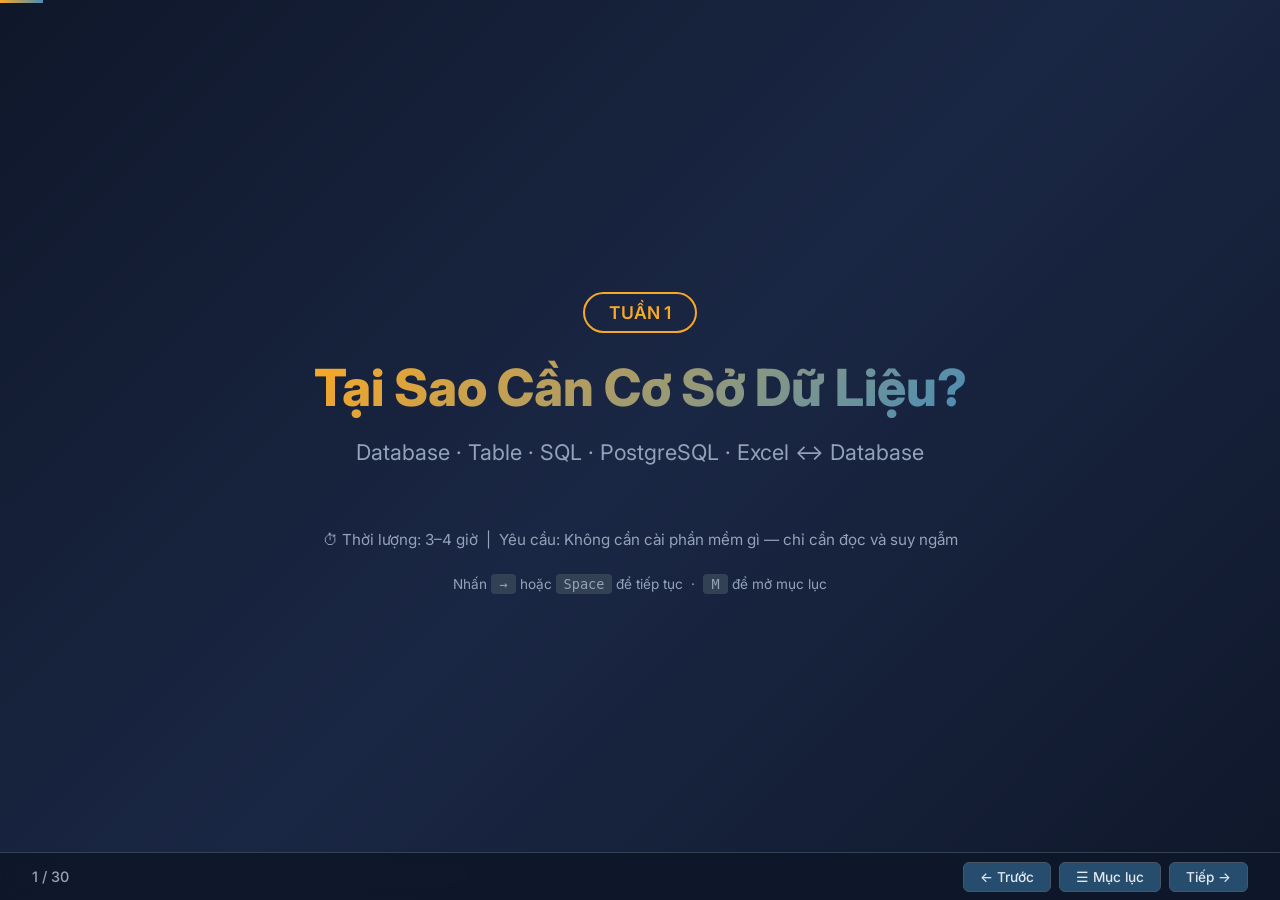
<file: docs/Slides/01.Why_Database_slides.html>
﻿<!DOCTYPE html>
<html lang="vi">
<head>
    <meta charset="UTF-8">
    <meta name="viewport" content="width=device-width, initial-scale=1.0">
    <title>Tuần 1: Tại Sao Cần Cơ Sở Dữ Liệu? — PostgreSQL</title>
    <link rel="stylesheet" href="slides.css">
    <style>
        /* story card */
        .story-card {
            background: linear-gradient(135deg, #1e293b, #162032);
            border-radius: 16px; padding: 24px 28px;
            border: 1px solid #334155; border-left: 4px solid var(--accent);
            margin: 10px 0;
        }
        .xl-db { display: grid; grid-template-columns: 1fr auto 1fr; gap: 12px; align-items: center; margin: 10px 0; }
        .xl-db .vs { color: var(--accent); font-weight: 800; font-size: 1.5rem; text-align: center; }
    </style>
</head>
<body>

<div class="progress-bar" id="progressBar"></div>

<!-- ▸ TOC ◂ -->
<div class="toc-overlay" id="tocOverlay" onclick="closeTOC()">
    <div class="toc-panel" onclick="event.stopPropagation()">
        <h3>📑 Mục Lục</h3>
        <a href="#" class="section-header" onclick="goSlide(0);return false;">Trang bìa</a>
        <a href="#" onclick="goSlide(1);return false;">Mục tiêu tuần 1</a>

        <a href="#" class="section-header" onclick="goSlide(2);return false;">Câu chuyện mở đầu</a>
        <a href="#" onclick="goSlide(2);return false;">Câu chuyện của Linh</a>
        <a href="#" onclick="goSlide(3);return false;">5 vấn đề Excel gặp phải</a>

        <a href="#" class="section-header" onclick="goSlide(4);return false;">Hai Thế Giới, Một Logic</a>
        <a href="#" onclick="goSlide(4);return false;">Bức tranh tổng thể</a>
        <a href="#" onclick="goSlide(5);return false;">Database = Workbook</a>
        <a href="#" onclick="goSlide(6);return false;">Table = Sheet</a>
        <a href="#" onclick="goSlide(7);return false;">Column = Cột &amp; Row = Hàng</a>
        <a href="#" onclick="goSlide(8);return false;">Data Type = Data Validation</a>
        <a href="#" onclick="goSlide(9);return false;">WHERE = Filter &amp; ORDER BY = Sort</a>
        <a href="#" onclick="goSlide(10);return false;">JOIN = VLOOKUP</a>
        <a href="#" onclick="goSlide(11);return false;">GROUP BY = Pivot Table</a>
        <a href="#" onclick="goSlide(12);return false;">Bảng tổng hợp Excel ↔ SQL</a>

        <a href="#" class="section-header" onclick="goSlide(13);return false;">Khi Nào Nên Dùng Database?</a>
        <a href="#" onclick="goSlide(13);return false;">Dấu hiệu 1: Dữ liệu quá lớn</a>
        <a href="#" onclick="goSlide(14);return false;">Dấu hiệu 2: Nhiều người cùng dùng</a>
        <a href="#" onclick="goSlide(15);return false;">Dấu hiệu 3: Cần tính chính xác</a>
        <a href="#" onclick="goSlide(16);return false;">Dấu hiệu 4 &amp; 5: Bảo mật, tự động hóa</a>
        <a href="#" onclick="goSlide(17);return false;">Excel hay Database?</a>

        <a href="#" class="section-header" onclick="goSlide(18);return false;">PostgreSQL &amp; DBeaver</a>
        <a href="#" onclick="goSlide(18);return false;">PostgreSQL là gì?</a>
        <a href="#" onclick="goSlide(19);return false;">DBeaver — giao diện đồ họa</a>

        <a href="#" class="section-header" onclick="goSlide(20);return false;">SQL — Ngôn Ngữ Giao Tiếp</a>
        <a href="#" onclick="goSlide(20);return false;">SQL là gì?</a>
        <a href="#" onclick="goSlide(21);return false;">Quy tắc cơ bản SQL</a>
        <a href="#" onclick="goSlide(22);return false;">Đọc SQL như tiếng Anh</a>
        <a href="#" onclick="goSlide(23);return false;">Thử thách đọc SQL</a>

        <a href="#" class="section-header" onclick="goSlide(24);return false;">Tổng Kết</a>
        <a href="#" onclick="goSlide(24);return false;">Từ vựng đã học</a>
        <a href="#" onclick="goSlide(25);return false;">Checklist &amp; Tiếp theo</a>
    </div>
</div>

<div class="slide-deck" id="deck">

<!-- ══════════ SLIDE 0: TITLE ══════════ -->
<div class="slide title-slide active">
    <div class="week-badge">TUẦN 1</div>
    <h1>Tại Sao Cần Cơ Sở Dữ Liệu?</h1>
    <p class="subtitle">Database · Table · SQL · PostgreSQL · Excel ↔ Database</p>
    <p style="margin-top:28px;color:var(--text-dim);font-size:0.95rem;">
        ⏱ Thời lượng: 3–4 giờ &nbsp;|&nbsp; Yêu cầu: Không cần cài phần mềm gì — chỉ cần đọc và suy ngẫm
    </p>
    <p style="margin-top:20px;color:var(--text-dim);font-size:0.85rem;">
        Nhấn <kbd style="background:#334155;padding:2px 8px;border-radius:4px;">→</kbd> hoặc
        <kbd style="background:#334155;padding:2px 8px;border-radius:4px;">Space</kbd> để tiếp tục &nbsp;·&nbsp;
        <kbd style="background:#334155;padding:2px 8px;border-radius:4px;">M</kbd> để mở mục lục
    </p>
</div>

<!-- ══════════ SLIDE 1: MỤC TIÊU ══════════ -->
<div class="slide">
    <h2>🎯 Mục Tiêu Tuần 1</h2>
    <p style="margin-bottom:20px;">Sau khi hoàn thành tuần này, bạn sẽ có thể:</p>
    <div class="columns-2">
        <div>
            <div class="card" style="margin-bottom:10px;"><p>✅ Giải thích cơ sở dữ liệu là gì và khác Excel như thế nào</p></div>
            <div class="card" style="margin-bottom:10px;"><p>✅ Định nghĩa <strong>8 thuật ngữ nền tảng</strong>: database, table, column, row, field, data type, SQL, PostgreSQL</p></div>
            <div class="card" style="margin-bottom:10px;"><p>✅ Đọc và hiểu câu SQL đơn giản như đọc tiếng Anh</p></div>
        </div>
        <div>
            <div class="card" style="margin-bottom:10px;"><p>✅ Nhận biết khi nào nên dùng Excel, khi nào nên dùng database</p></div>
            <div class="card" style="margin-bottom:10px;"><p>✅ Biết PostgreSQL là gì và DBeaver dùng để làm gì</p></div>
            <div class="card excel" style="margin-bottom:10px;"><p>📊 <strong>Phương pháp:</strong> Mọi khái niệm mới đều được so sánh với Excel mà bạn đã quen.</p></div>
        </div>
    </div>
    <div class="card tip">
        <p>💡 <strong>Tin tốt:</strong> Bạn đã có nền tảng rất vững — Excel và database có cùng một <em>logic phân tích dữ liệu</em>. Bạn chỉ cần học thêm <em>ngôn ngữ</em> mới mà thôi!</p>
    </div>
</div>

<!-- ══════════ SLIDE 2: CÂU CHUYỆN LINH ══════════ -->
<div class="slide">
    <h2>📖 Câu Chuyện Của Linh</h2>
    <div class="story-card">
        <p style="font-size:1.05rem;">Linh làm phân tích dữ liệu tại công ty phân phối hàng tiêu dùng. Năm đầu: 80 nhân viên, 200 khách hàng → quản lý tốt trong Excel với file <code>quan_ly.xlsx</code>.</p>
    </div>
    <div class="diagram" style="margin:18px 0;">
        <div class="box" style="border-color:var(--success);">
            <p style="font-size:0.85rem;font-weight:700;color:var(--success);">Năm 1</p>
            <p style="font-size:0.9rem;">80 NV · 200 KH</p>
            <p style="font-size:0.85rem;color:var(--text-dim);">Excel: ổn 👍</p>
        </div>
        <div class="arrow">→</div>
        <div class="box" style="border-color:var(--warning);">
            <p style="font-size:0.85rem;font-weight:700;color:var(--warning);">Năm 2</p>
            <p style="font-size:0.9rem;">300 NV · 5.000 KH</p>
            <p style="font-size:0.85rem;color:var(--text-dim);">Excel: chậm ⚠️</p>
        </div>
        <div class="arrow">→</div>
        <div class="box" style="border-color:var(--danger);">
            <p style="font-size:0.85rem;font-weight:700;color:var(--danger);">Năm 3</p>
            <p style="font-size:0.9rem;">1.100 NV · 30.000 KH</p>
            <p style="font-size:0.85rem;color:var(--danger);">Excel: vỡ trận ❌</p>
        </div>
    </div>
    <div class="card info">
        <p>💡 <em>"Linh cảm thấy mình đang dùng một cái <strong>xe đạp để chuyên chở hàng container</strong>."</em></p>
        <p style="margin-top:8px;color:var(--text-dim);">Điều Linh cần không phải là Excel tốt hơn — mà là một <strong>công cụ khác hoàn toàn</strong>.</p>
    </div>
</div>

<!-- ══════════ SLIDE 3: 5 VẤN ĐỀ EXCEL ══════════ -->
<div class="slide">
    <h2>⚠️ 5 Vấn Đề Linh Gặp Với Excel</h2>
    <div class="slide-content">
        <div class="columns-2">
            <div>
                <div class="card warning" style="margin-bottom:10px;">
                    <h3>1. File quá nặng</h3>
                    <p>File 150MB, mở mất 3 phút, đôi khi treo máy.</p>
                </div>
                <div class="card warning" style="margin-bottom:10px;">
                    <h3>2. Nhiều phiên bản mâu thuẫn</h3>
                    <p>4 người cùng cập nhật → không ai biết đâu là phiên bản mới nhất.</p>
                </div>
                <div class="card warning" style="margin-bottom:10px;">
                    <h3>3. Dữ liệu thiếu nhất quán</h3>
                    <p>Cùng là Hà Nội nhưng: <code>"Ha Noi"</code>, <code>"HÀ NỘI"</code>, <code>"hà nội"</code> → báo cáo bị sai.</p>
                </div>
            </div>
            <div>
                <div class="card warning" style="margin-bottom:10px;">
                    <h3>4. Không thể tự động hóa</h3>
                    <p>Mỗi tuần phải tay tạo lại báo cáo từ đầu dù quy trình không đổi.</p>
                </div>
                <div class="card warning" style="margin-bottom:10px;">
                    <h3>5. Không có phân quyền</h3>
                    <p>File lương — ai có file là ai xem được. Không thể ẩn riêng từng phần.</p>
                </div>
                <div class="card tip" style="margin-bottom:10px;">
                    <p>💡 Tất cả 5 vấn đề này đều được <strong>Database giải quyết triệt để</strong>. Chúng ta sẽ khám phá từng cái.</p>
                </div>
            </div>
        </div>
    </div>
</div>

<!-- ══════════ SLIDE 4: SECTION — BỨC TRANH TỔNG THỂ ══════════ -->
<div class="slide section-slide">
    <div class="section-num">📊</div>
    <h1>Hai Thế Giới, Một Logic</h1>
    <p class="subtitle">Excel và Database — cùng ý tưởng, khác công cụ</p>
</div>

<!-- ══════════ SLIDE 5: BỨC TRANH TỔNG THỂ ══════════ -->
<div class="slide">
    <h2>Bức Tranh Tổng Thể — Workbook = Database</h2>
    <div class="compare">
        <div>
            <h3>📊 File Excel</h3>
            <p style="font-family:'Fira Code',monospace;font-size:0.85rem;color:var(--text-dim);margin-bottom:10px;">quan_ly_cong_ty.xlsx</p>
            <ul style="list-style:none;padding-left:0;">
                <li style="margin-bottom:6px;">📄 Sheet: <strong>Nhân viên</strong></li>
                <li style="margin-bottom:6px;">📄 Sheet: <strong>Phòng ban</strong></li>
                <li style="margin-bottom:6px;">📄 Sheet: <strong>Lương tháng 1</strong></li>
                <li style="margin-bottom:6px;">📄 Sheet: <strong>Lương tháng 2</strong></li>
                <li style="margin-bottom:6px;">📄 Sheet: <strong>Lương tháng 3</strong></li>
                <li style="margin-bottom:6px;">📄 Sheet: <strong>Khách hàng</strong></li>
                <li style="margin-bottom:6px;">📄 Sheet: <strong>Đơn hàng</strong></li>
            </ul>
        </div>
        <div>
            <h3>🐘 PostgreSQL Database</h3>
            <p style="font-family:'Fira Code',monospace;font-size:0.85rem;color:var(--text-dim);margin-bottom:10px;">quan_ly_cong_ty</p>
            <ul style="list-style:none;padding-left:0;">
                <li style="margin-bottom:6px;">📋 Table: <strong>nhan_vien</strong></li>
                <li style="margin-bottom:6px;">📋 Table: <strong>phong_ban</strong></li>
                <li style="margin-bottom:6px;">📋 Table: <strong style="color:var(--success);">bang_luong</strong> <span style="color:var(--text-dim);font-size:0.85rem;">(gộp cả 3 tháng!)</span></li>
                <li style="margin-bottom:6px;color:var(--text-dim);padding-left:20px;font-size:0.9rem;">↳ thêm cột "thang" thay vì tạo sheet mới</li>
                <li style="margin-bottom:6px;">📋 Table: <strong>khach_hang</strong></li>
                <li style="margin-bottom:6px;">📋 Table: <strong>don_hang</strong></li>
            </ul>
        </div>
    </div>
    <div class="card info" style="margin-top:10px;">
        <p>💡 <strong>Nhận xét quan trọng:</strong> 3 sheet "Lương tháng 1/2/3" được <em>gộp thành 1 bảng</em> trong database — thay vì tạo sheet mới mỗi tháng, chỉ cần thêm dữ liệu vào cùng bảng với thêm cột "tháng".</p>
    </div>
</div>

<!-- ══════════ SLIDE 6: DATABASE = WORKBOOK ══════════ -->
<div class="slide">
    <h2>Khái Niệm 1: Database = Workbook</h2>
    <div class="diagram" style="margin:20px 0;">
        <div class="box" style="border-color:var(--excel-green);min-width:200px;">
            <p style="color:var(--excel-green);font-weight:700;margin-bottom:6px;">📊 Excel</p>
            <p style="font-family:'Fira Code',monospace;font-size:0.9rem;">quan_ly_nhan_su.xlsx</p>
            <p style="color:var(--text-dim);font-size:0.85rem;margin-top:4px;">Workbook / File .xlsx</p>
        </div>
        <div class="arrow">↔</div>
        <div class="box" style="border-color:var(--pg-blue);min-width:200px;">
            <p style="color:var(--primary-light);font-weight:700;margin-bottom:6px;">🐘 PostgreSQL</p>
            <p style="font-family:'Fira Code',monospace;font-size:0.9rem;">quan_ly_nhan_su</p>
            <p style="color:var(--text-dim);font-size:0.85rem;margin-top:4px;"><strong>Database</strong> (Cơ sở dữ liệu)</p>
        </div>
    </div>
    <div class="columns-2" style="margin-top:16px;">
        <div class="card excel">
            <h3>Giống nhau</h3>
            <ul>
                <li>Đều là <strong>nơi chứa toàn bộ dữ liệu</strong> của một dự án/hệ thống</li>
                <li>Đều có thể chứa <strong>nhiều bảng/sheet</strong></li>
                <li>Đều có tên để nhận biết</li>
            </ul>
        </div>
        <div class="card pg">
            <h3>Khác nhau</h3>
            <ul>
                <li>Database không phải file lưu trên máy bình thường</li>
                <li>Được quản lý bởi <strong>phần mềm chuyên dụng</strong> (PostgreSQL)</li>
                <li>Luôn sẵn sàng cho <strong>nhiều người cùng lúc</strong></li>
                <li>Không bao giờ "treo" vì quá nặng</li>
            </ul>
        </div>
    </div>
</div>

<!-- ══════════ SLIDE 7: TABLE = SHEET ══════════ -->
<div class="slide">
    <h2>Khái Niệm 2: Table = Sheet</h2>
    <p style="margin-bottom:14px;">Mỗi <strong>Table</strong> trong database tương đương với một <strong>Sheet</strong> trong Excel:</p>
    <div class="compare">
        <div>
            <h3>📊 Sheet "Nhân viên" (Excel)</h3>
            <pre style="font-size:0.82rem;">  A    │      B       │      C
──────┼──────────────┼───────────
  1   │ Trần Thị Mai │ Kế toán
  2   │ Nguyễn Văn An│ Kinh doanh
  3   │ Lê Thị Bình  │ Nhân sự</pre>
        </div>
        <div>
            <h3>🐘 Table "nhan_vien" (PostgreSQL)</h3>
            <pre style="font-size:0.82rem;"> id  │    ho_ten    │  phong_ban
─────┼──────────────┼───────────
  1  │ Trần Thị Mai │ Kế toán
  2  │ Nguyễn Văn An│ Kinh doanh
  3  │ Lê Thị Bình  │ Nhân sự</pre>
        </div>
    </div>
    <div class="columns-2" style="margin-top:12px;">
        <div class="card excel">
            <h3>Sheet trong Excel</h3>
            <ul>
                <li>Có thể chứa bất cứ thứ gì — công thức, biểu đồ, text tự do</li>
                <li>Cột dùng chữ cái A, B, C...</li>
            </ul>
        </div>
        <div class="card pg">
            <h3>Table trong Database</h3>
            <ul>
                <li>Chỉ chứa dữ liệu <strong>có cấu trúc nghiêm ngặt</strong></li>
                <li>Mỗi cột <strong>bắt buộc có tên</strong> rõ ràng và kiểu dữ liệu</li>
                <li>Mỗi table = 1 <em>chủ thể</em>: nhân viên, sản phẩm, đơn hàng...</li>
            </ul>
        </div>
    </div>
</div>

<!-- ══════════ SLIDE 8: COLUMN + ROW ══════════ -->
<div class="slide">
    <h2>Khái Niệm 3 &amp; 4: Column = Cột, Row = Hàng</h2>
    <div class="columns-2">
        <div>
            <div class="card excel" style="margin-bottom:12px;">
                <h3>📊 Column = Cột (A, B, C...)</h3>
                <p>Trong Database: cột <strong>bắt buộc có tên</strong> thay vì A, B, C:</p>
                <ul style="margin-top:8px;font-family:'Fira Code',monospace;font-size:0.9rem;">
                    <li><code>ho_ten</code> → chứa họ tên</li>
                    <li><code>luong</code> → chứa mức lương</li>
                    <li><code>ngay_sinh</code> → chứa ngày sinh</li>
                    <li><code>email</code> → chứa email</li>
                </ul>
            </div>
        </div>
        <div>
            <div class="card excel">
                <h3>📊 Row / Record = Hàng</h3>
                <p>Mỗi <strong>Row</strong> là một bản ghi hoàn chỉnh về <em>một đối tượng</em>:</p>
                <pre style="font-size:0.78rem;margin-top:8px;"> id │    ho_ten     │  luong
────┼───────────────┼────────────
  1 │ Trần Thị Mai  │ 15,000,000 ← ROW 1
  2 │ Nguyễn Văn An │ 20,000,000 ← ROW 2
  5 │ Hoàng Thị Dung│ (trống)   ← ROW 5</pre>
            </div>
        </div>
    </div>
    <div class="card warning" style="margin-top:10px;">
        <p>💡 <strong>NULL:</strong> Giá trị "không có gì" trong database gọi là <em>NULL</em> (như ô trống trong Excel). Đây là khái niệm quan trọng sẽ gặp rất nhiều về sau!</p>
    </div>
    <div class="card info" style="margin-top:8px;">
        <p>🔍 <strong>Field = Ô (Cell):</strong> Giao điểm của 1 Column và 1 Row — giống hệt một cell trong Excel (ít dùng từ này trong thực tế).</p>
    </div>
</div>

<!-- ══════════ SLIDE 9: DATA TYPE = DATA VALIDATION ══════════ -->
<div class="slide">
    <h2>Khái Niệm 6: Data Type = Data Validation</h2>
    <div class="card excel" style="margin-bottom:14px;">
        <p>📊 Trong Excel, bạn dùng <strong>Data Validation</strong> để quy định ô chỉ nhận số nguyên hoặc ngày tháng. Database nâng điều này thành <strong>bắt buộc</strong> và gọi là <em>Data Type</em>.</p>
    </div>
    <table>
        <thead>
            <tr><th>Bạn muốn cột chứa...</th><th>Excel (Data Validation)</th><th>Database (Data Type)</th></tr>
        </thead>
        <tbody>
            <tr><td>Số nguyên (1, 2, 100...)</td><td>Validation: Whole number</td><td><code style="color:#7ee787;">INTEGER</code></td></tr>
            <tr><td>Số thập phân (99.99)</td><td>Validation: Decimal</td><td><code style="color:#7ee787;">NUMERIC(10,2)</code></td></tr>
            <tr><td>Chữ (tên, địa chỉ...)</td><td>Validation: Text length</td><td><code style="color:#7ee787;">VARCHAR(100)</code></td></tr>
            <tr><td>Ngày tháng</td><td>Validation: Date</td><td><code style="color:#7ee787;">DATE</code></td></tr>
            <tr><td>Ngày + Giờ</td><td>*(không có sẵn)*</td><td><code style="color:#7ee787;">TIMESTAMP</code></td></tr>
            <tr><td>Đúng / Sai</td><td>Validation: List (Có/Không)</td><td><code style="color:#7ee787;">BOOLEAN</code></td></tr>
        </tbody>
    </table>
    <div class="card warning" style="margin-top:10px;">
        <p>⚠️ <strong>Sự khác biệt lớn:</strong> Data Validation Excel có thể bị bỏ qua (copy-paste bỏ qua validation). Data Type trong database là <strong>không thể vi phạm</strong> — cố nhập chữ vào cột số → database từ chối ngay lập tức!</p>
    </div>
</div>

<!-- ══════════ SLIDE 10: WHERE + ORDER BY ══════════ -->
<div class="slide">
    <h2>Khái Niệm 7 &amp; 8: WHERE = Filter, ORDER BY = Sort</h2>
    <div class="compare">
        <div>
            <h3>🔍 Filter (Excel) = WHERE (SQL)</h3>
            <pre style="font-size:0.82rem;"><span class="comment">-- Filter "Phòng ban" = "IT"</span>
<span class="keyword">SELECT</span> *
<span class="keyword">FROM</span> nhan_vien
<span class="keyword">WHERE</span> phong_ban = <span class="string">'IT'</span>;

<span class="comment">-- Kết quả:</span>
<span class="comment">--  id │  ho_ten     │ phong_ban</span>
<span class="comment">--   4 │ Phạm M. Châu│ IT</span></pre>
        </div>
        <div>
            <h3>↕️ Sort (Excel) = ORDER BY (SQL)</h3>
            <pre style="font-size:0.82rem;"><span class="comment">-- Sort "Lương" → Lớn đến Nhỏ</span>
<span class="keyword">SELECT</span> *
<span class="keyword">FROM</span> nhan_vien
<span class="keyword">ORDER BY</span> luong <span class="keyword">DESC</span>;

<span class="comment">-- DESC = Giảm dần (Descending)</span>
<span class="comment">-- ASC  = Tăng dần  (Ascending)</span></pre>
        </div>
    </div>
    <div class="card excel" style="margin-top:12px;">
        <table style="margin:0;">
            <thead><tr><th>Thao tác Excel</th><th>SQL tương đương</th></tr></thead>
            <tbody>
                <tr><td>Filter → "Phòng ban" = "IT"</td><td><code>WHERE phong_ban = 'IT'</code></td></tr>
                <tr><td>Filter → Lương &gt; 15 triệu</td><td><code>WHERE luong &gt; 15000000</code></td></tr>
                <tr><td>Sort → Lương, Lớn → Nhỏ</td><td><code>ORDER BY luong DESC</code></td></tr>
                <tr><td>Sort → Tên, A → Z</td><td><code>ORDER BY ho_ten ASC</code></td></tr>
            </tbody>
        </table>
    </div>
</div>

<!-- ══════════ SLIDE 11: JOIN = VLOOKUP ══════════ -->
<div class="slide">
    <h2>Khái Niệm 9: JOIN = VLOOKUP / INDEX-MATCH</h2>
    <div class="compare">
        <div>
            <h3 class="text-danger">❌ Cách Excel — Dữ liệu lặp lại</h3>
            <pre style="font-size:0.78rem;">┌──────────────┬──────────┬───────────────────┐
│  Nhân viên   │ Phòng ban│  Trưởng phòng     │
├──────────────┼──────────┼───────────────────┤
│ Trần Thị Mai │ Kế toán  │ Nguyễn Văn Khoa   │ ← lặp
│ Hoàng Thị D  │ Kế toán  │ Nguyễn Văn Khoa   │ ← lặp
│ Lý Thị C     │ Kế toán  │ Nguyễn Văn Khoa   │ ← lặp
│ Phạm Minh C  │ IT       │ Trần Thị Hương    │ ← lặp</pre>
            <p class="text-danger" style="margin-top:8px;font-size:0.9rem;">→ Đổi trưởng phòng Kế toán: phải tìm sửa <strong>50 ô</strong>!</p>
        </div>
        <div>
            <h3 class="text-success">✅ Cách Database — Tách bảng + JOIN</h3>
            <pre style="font-size:0.78rem;">Bảng nhan_vien:     Bảng phong_ban:
 id │ ho_ten  │pb_id   id │ ten_pb  │ truong_phong
────┼─────────┼─────  ────┼─────────┼─────────────
  1 │ T.T.Mai │  1  ──▶ 1 │ Kế toán │ NV Khoa
  5 │ H.T.D   │  1  ──┘ 2 │ IT      │ T.T Hương
  4 │ P.M.C   │  2  ───▶
</pre>
            <p class="text-success" style="margin-top:8px;font-size:0.9rem;">→ Đổi trưởng phòng: chỉ sửa <strong>1 ô</strong> trong bảng phong_ban!</p>
        </div>
    </div>
    <div class="card info" style="margin-top:10px;">
        <p>💡 <strong>JOIN</strong> = kết nối 2 bảng qua cột ID chung — giống VLOOKUP trong Excel nhưng mạnh hơn nhiều. Sẽ học chi tiết ở <em>Tuần 7</em>.</p>
    </div>
</div>

<!-- ══════════ SLIDE 12: GROUP BY + AGGREGATE ══════════ -->
<div class="slide">
    <h2>Khái Niệm 10 &amp; 11: GROUP BY = Pivot Table</h2>
    <div class="compare">
        <div>
            <h3>📊 Pivot Table (Excel)</h3>
            <p style="font-size:0.9rem;margin-bottom:10px;">Row Labels: Phòng ban<br>Values: COUNT, AVERAGE of Lương</p>
            <pre style="font-size:0.82rem;"> phong_ban  │ count │    avg
────────────┼───────┼────────────
 Kế toán    │   2   │ 14,000,000
 Kinh doanh │   2   │ 21,000,000
 Nhân sự    │   1   │ 18,000,000
 IT         │   1   │ 25,000,000</pre>
        </div>
        <div>
            <h3>🐘 GROUP BY (SQL)</h3>
            <pre style="font-size:0.88rem;"><span class="keyword">SELECT</span>
    phong_ban,
    <span class="func">COUNT</span>(*),
    <span class="func">AVG</span>(luong)
<span class="keyword">FROM</span> nhan_vien
<span class="keyword">GROUP BY</span> phong_ban;</pre>
            <div class="card tip" style="margin-top:10px;">
                <p>💡 Kết quả giống hệt! Bạn đã quen với Pivot Table rồi → GROUP BY sẽ rất dễ học!</p>
            </div>
        </div>
    </div>
    <table style="margin-top:12px;font-size:0.88rem;">
        <thead><tr><th>Hàm Excel</th><th>Hàm SQL tương đương</th><th>Ý nghĩa</th></tr></thead>
        <tbody>
            <tr><td><code>=COUNTA()</code></td><td><code>COUNT(*)</code></td><td>Đếm số hàng</td></tr>
            <tr><td><code>=SUM()</code></td><td><code>SUM(luong)</code></td><td>Tính tổng</td></tr>
            <tr><td><code>=AVERAGE()</code></td><td><code>AVG(luong)</code></td><td>Tính trung bình</td></tr>
            <tr><td><code>=MIN()</code></td><td><code>MIN(luong)</code></td><td>Giá trị nhỏ nhất</td></tr>
            <tr><td><code>=MAX()</code></td><td><code>MAX(luong)</code></td><td>Giá trị lớn nhất</td></tr>
        </tbody>
    </table>
</div>

<!-- ══════════ SLIDE 13: BẢNG TỔNG HỢP ══════════ -->
<div class="slide">
    <h2>📊 Bảng Tổng Hợp: Excel ↔ Database</h2>
    <div class="slide-content">
        <table>
            <thead><tr><th>Bạn muốn làm gì?</th><th>Trong Excel</th><th>Trong SQL</th></tr></thead>
            <tbody>
                <tr><td>Mở dữ liệu</td><td>Mở file .xlsx</td><td><code>SELECT * FROM ten_bang</code></td></tr>
                <tr><td>Lọc dữ liệu</td><td>Filter</td><td><code>WHERE</code></td></tr>
                <tr><td>Sắp xếp</td><td>Sort</td><td><code>ORDER BY</code></td></tr>
                <tr><td>Loại bỏ trùng</td><td>Remove Duplicates</td><td><code>DISTINCT</code></td></tr>
                <tr><td>Tính tổng</td><td><code>=SUM()</code></td><td><code>SUM()</code></td></tr>
                <tr><td>Đếm</td><td><code>=COUNTA()</code></td><td><code>COUNT(*)</code></td></tr>
                <tr><td>Trung bình</td><td><code>=AVERAGE()</code></td><td><code>AVG()</code></td></tr>
                <tr><td>Pivot Table</td><td>Pivot Table</td><td><code>GROUP BY</code></td></tr>
                <tr><td>Tra cứu liên bảng</td><td>VLOOKUP / INDEX-MATCH</td><td><code>JOIN</code></td></tr>
                <tr><td>Công thức IF</td><td><code>=IF()</code> / <code>=IFS()</code></td><td><code>CASE WHEN</code></td></tr>
                <tr><td>Nối chuỗi</td><td><code>=CONCATENATE()</code> / <code>&amp;</code></td><td><code>||</code></td></tr>
                <tr><td>Xử lý ô trống</td><td><code>=IFERROR()</code></td><td><code>COALESCE()</code></td></tr>
            </tbody>
        </table>
    </div>
</div>

<!-- ══════════ SLIDE 14: SECTION — KHI NÀO ══════════ -->
<div class="slide section-slide">
    <div class="section-num">🚦</div>
    <h1>Khi Nào Nên Chuyển Sang Database?</h1>
    <p class="subtitle">5 dấu hiệu Excel đã đến giới hạn của nó</p>
</div>

<!-- ══════════ SLIDE 15: DẤU HIỆU 1 — DỮ LIỆU LỚN ══════════ -->
<div class="slide">
    <h2>Dấu Hiệu 1: Dữ Liệu Quá Lớn</h2>
    <p style="margin-bottom:16px;"><strong>Tình huống:</strong> Bộ phận bán hàng cần phân tích lịch sử 3 năm — khoảng <strong>2 triệu dòng giao dịch</strong>.</p>
    <div class="compare">
        <div>
            <h3 class="text-danger">❌ Với Excel</h3>
            <ul>
                <li>File .xlsx giới hạn <strong>1.048.576 hàng</strong> — không đủ chứa!</li>
                <li>Dù chứa được: file nặng vài GB, mở mất 5–10 phút</li>
                <li>Công thức tính toán cực kỳ chậm</li>
                <li>Dễ treo máy, mất dữ liệu khi crash</li>
            </ul>
        </div>
        <div>
            <h3 class="text-success">✅ Với Database</h3>
            <ul>
                <li><strong>Không có giới hạn số hàng</strong> — hàng triệu, hàng tỷ bản ghi</li>
                <li>Truy vấn được tối ưu hóa: lọc 2 triệu hàng trong <strong>&lt; 1 giây</strong></li>
                <li>Dữ liệu lưu an toàn trên server, không mất khi máy treo</li>
            </ul>
        </div>
    </div>
    <div class="card info" style="margin-top:12px;">
        <p>💡 <strong>Ngưỡng thực tế:</strong> Khi dữ liệu vượt quá <strong>50.000–100.000 hàng</strong> và cần truy vấn thường xuyên, database bắt đầu có ưu thế rõ rệt.</p>
    </div>
</div>

<!-- ══════════ SLIDE 16: DẤU HIỆU 2 — NHIỀU NGƯỜI ══════════ -->
<div class="slide">
    <h2>Dấu Hiệu 2: Nhiều Người Cùng Làm Việc</h2>
    <p style="margin-bottom:14px;"><strong>Tình huống:</strong> Team 5 người cùng cập nhật danh sách khách hàng trong ngày.</p>
    <div class="compare">
        <div>
            <h3 class="text-danger">❌ Với Excel</h3>
            <pre style="font-size:0.82rem;"><span class="comment">9:00  - An mở file, thêm 20 khách</span>
<span class="comment">        → lưu thành "khach_hang_v2.xlsx"</span>
<span class="comment">9:30  - Bình (không biết An sửa)</span>
<span class="comment">        mở file gốc, sửa 15 địa chỉ</span>
<span class="comment">        → lưu đè lên file gốc</span>
<span class="comment">10:00 - Ai đúng? File nào mới nhất?</span>
<span class="comment">→ Dữ liệu mất, mâu thuẫn, không</span>
<span class="comment">  ai tin tưởng file nào!</span></pre>
        </div>
        <div>
            <h3 class="text-success">✅ Với Database</h3>
            <pre style="font-size:0.82rem;"><span class="comment">9:00  - An kết nối, thêm 20 khách</span>
<span class="comment">        (lưu ngay lập tức)</span>
<span class="comment">9:30  - Bình kết nối, thấy ngay</span>
<span class="comment">        20 khách An vừa thêm,</span>
<span class="comment">        sửa 15 địa chỉ (lưu ngay)</span>
<span class="comment">10:00 - Cả team cùng nhìn vào</span>
<span class="comment">        1 nguồn dữ liệu duy nhất</span>
<span class="comment">→ Không bao giờ có xung đột!</span></pre>
        </div>
    </div>
</div>

<!-- ══════════ SLIDE 17: DẤU HIỆU 3 — TÍNH CHÍNH XÁC ══════════ -->
<div class="slide">
    <h2>Dấu Hiệu 3: Cần Đảm Bảo Tính Chính Xác</h2>
    <p style="margin-bottom:14px;"><strong>Tình huống:</strong> Báo cáo giới tính nhân viên bị sai vì dữ liệu không nhất quán.</p>
    <div class="compare">
        <div>
            <h3 class="text-danger">❌ Với Excel</h3>
            <p style="margin-bottom:8px;">Cột "Giới tính" chứa hỗn hợp:</p>
            <ul style="font-family:'Fira Code',monospace;font-size:0.88rem;">
                <li><code>"Nam"</code>, <code>"Nữ"</code> ← đúng format</li>
                <li><code>"nam"</code>, <code>"nữ"</code> ← chữ thường</li>
                <li><code>"NAM"</code>, <code>"NỮ"</code> ← chữ hoa</li>
                <li><code>"M"</code>, <code>"F"</code> ← tiếng Anh</li>
                <li><code>"1"</code>, <code>"0"</code> ← dùng số</li>
            </ul>
            <p class="text-danger" style="margin-top:8px;"><code>=COUNTIF(A:A,"Nữ")</code> → kết quả <strong>SAI!</strong></p>
        </div>
        <div>
            <h3 class="text-success">✅ Với Database</h3>
            <pre style="font-size:0.85rem;"><span class="comment">-- Khai báo ràng buộc khi tạo bảng:</span>
gioi_tinh <span class="type">VARCHAR(3)</span>
    <span class="keyword">CHECK</span> (gioi_tinh
        <span class="keyword">IN</span> (<span class="string">'Nam'</span>, <span class="string">'Nữ'</span>))</pre>
            <div class="card tip" style="margin-top:10px;">
                <p class="text-success">✅ Khi ai cố nhập giá trị khác → database <strong>từ chối ngay lập tức</strong>!</p>
                <p style="margin-top:6px;">Không bao giờ có <code>"nam"</code>, <code>"NAM"</code>, <code>"M"</code> lẫn lộn.</p>
            </div>
        </div>
    </div>
</div>

<!-- ══════════ SLIDE 18: DẤU HIỆU 4 & 5 ══════════ -->
<div class="slide">
    <h2>Dấu Hiệu 4 &amp; 5: Bảo Mật &amp; Tự Động Hóa</h2>
    <div class="columns-2">
        <div>
            <h3>🔐 Dấu hiệu 4: Cần Bảo Mật Theo Cấp Độ</h3>
            <div class="card warning" style="margin-bottom:10px;">
                <p>❌ <strong>Excel:</strong> Ai có file là ai xem được tất cả. Password protect dễ bị bỏ qua khi copy.</p>
            </div>
            <div class="card tip">
                <p>✅ <strong>Database:</strong></p>
                <ul style="margin-top:6px;font-size:0.9rem;">
                    <li><code>ke_toan_truong</code> → xem + sửa tất cả</li>
                    <li><code>quan_ly_IT</code> → chỉ xem nhân viên IT</li>
                    <li><code>nhan_vien</code> → không xem bảng lương</li>
                </ul>
            </div>
        </div>
        <div>
            <h3>⚙️ Dấu hiệu 5: Cần Tự Động Hóa</h3>
            <div class="card warning" style="margin-bottom:10px;">
                <p>❌ <strong>Excel:</strong> Mỗi tuần phải tay tạo báo cáo — export CSV → import → Pivot → format → gửi email. Mất <strong>4 tiếng/tuần</strong>.</p>
            </div>
            <div class="card tip">
                <p>✅ <strong>Database:</strong> Dữ liệu cập nhật tự động, báo cáo là 1 câu SQL lưu sẵn, chạy tự động mỗi sáng thứ Hai.</p>
                <p style="margin-top:8px;"><strong>Từ 4 tiếng/tuần → 0 tiếng!</strong></p>
            </div>
        </div>
    </div>
</div>

<!-- ══════════ SLIDE 19: EXCEL HAY DATABASE ══════════ -->
<div class="slide">
    <h2>Tóm Tắt: Excel hay Database?</h2>
    <div class="compare">
        <div>
            <h3>📊 Nên dùng EXCEL khi:</h3>
            <ul>
                <li>✓ Dữ liệu nhỏ <strong>(&lt; 50.000 hàng)</strong></li>
                <li>✓ 1–2 người dùng</li>
                <li>✓ Phân tích ad-hoc nhanh</li>
                <li>✓ Làm báo cáo trực quan, biểu đồ</li>
                <li>✓ Dữ liệu cá nhân</li>
                <li>✓ Prototype, thử nghiệm nhanh</li>
            </ul>
        </div>
        <div>
            <h3>🐘 Nên dùng DATABASE khi:</h3>
            <ul>
                <li>✓ Dữ liệu lớn <strong>(&gt; 100.000 hàng)</strong></li>
                <li>✓ Nhiều người dùng cùng lúc</li>
                <li>✓ Cần dữ liệu luôn nhất quán</li>
                <li>✓ Cần phân quyền chi tiết</li>
                <li>✓ Cần tự động hóa, kết nối app</li>
                <li>✓ Hệ thống dài hạn, sản xuất</li>
            </ul>
        </div>
    </div>
    <div class="card tip" style="margin-top:16px;">
        <p>💡 <strong>Sự thật thú vị:</strong> Nhiều doanh nghiệp dùng <em>cả hai</em> — database lưu trữ và xử lý dữ liệu, Excel kết nối vào database để làm báo cáo trực quan. <strong>Kỹ năng Excel của bạn sẽ vẫn cực kỳ có giá trị!</strong></p>
    </div>
</div>

<!-- ══════════ SLIDE 20: SECTION — POSTGRESQL ══════════ -->
<div class="slide section-slide">
    <div class="section-num">🐘</div>
    <h1>PostgreSQL — Công Cụ Chúng Ta Học</h1>
    <p class="subtitle">Miễn phí · Mạnh mẽ · Được dùng bởi Apple, Instagram, Spotify</p>
</div>

<!-- ══════════ SLIDE 21: POSTGRESQL LÀ GÌ ══════════ -->
<div class="slide">
    <h2>PostgreSQL Là Gì?</h2>
    <div class="diagram" style="margin:20px 0;">
        <div class="box" style="border-color:var(--excel-green);min-width:180px;">
            <p style="font-weight:700;font-size:1rem;margin-bottom:4px;">Microsoft Excel</p>
            <p style="color:var(--text-dim);font-size:0.85rem;">Phần mềm xử lý<br><strong>BẢNG TÍNH</strong></p>
        </div>
        <div class="arrow">↔</div>
        <div class="box" style="border-color:var(--pg-blue);min-width:180px;">
            <p style="font-weight:700;font-size:1rem;margin-bottom:4px;">PostgreSQL</p>
            <p style="color:var(--text-dim);font-size:0.85rem;">Phần mềm xử lý<br><strong>CƠ SỞ DỮ LIỆU</strong></p>
        </div>
    </div>
    <div class="columns-2" style="margin-top:12px;">
        <div>
            <h3>Tại Sao Chọn PostgreSQL?</h3>
            <table style="font-size:0.88rem;">
                <tbody>
                    <tr><td>💰 Giá</td><td><strong>Hoàn toàn miễn phí</strong>, mã nguồn mở</td></tr>
                    <tr><td>🌍 Phổ biến</td><td>Top 4 database được dùng nhiều nhất TG</td></tr>
                    <tr><td>💪 Độ mạnh</td><td>Xử lý được bài toán doanh nghiệp phức tạp</td></tr>
                    <tr><td>📚 Học tập</td><td>SQL học ở đây dùng được cho hầu hết DB khác</td></tr>
                </tbody>
            </table>
        </div>
        <div>
            <h3>Ai Đang Dùng PostgreSQL?</h3>
            <div class="card" style="padding:16px 20px;">
                <ul style="list-style:none;padding-left:0;">
                    <li style="margin-bottom:8px;">🍎 <strong>Apple</strong> — lưu trữ dữ liệu iTunes</li>
                    <li style="margin-bottom:8px;">📸 <strong>Instagram</strong> — hàng tỷ bức ảnh</li>
                    <li style="margin-bottom:8px;">🎵 <strong>Spotify</strong> — danh sách bài hát, playlist</li>
                    <li style="margin-bottom:8px;">🚗 <strong>Grab, Shopee</strong> — siêu ứng dụng ĐNA</li>
                    <li>🏢 Hàng triệu startup và doanh nghiệp vừa nhỏ</li>
                </ul>
            </div>
        </div>
    </div>
</div>

<!-- ══════════ SLIDE 22: DBEAVER ══════════ -->
<div class="slide">
    <h2>DBeaver — "Giao Diện Excel" Của PostgreSQL</h2>
    <div class="card excel" style="margin-bottom:14px;">
        <p>📊 Khi học Excel, bạn không phải gõ lệnh — bạn click, kéo thả, dùng menu. <strong>DBeaver</strong> làm điều tương tự cho PostgreSQL — giao diện đồ họa <em>miễn phí</em>, chạy trên Windows/Mac/Linux.</p>
    </div>
    <div class="columns-2">
        <div>
            <div class="card" style="font-family:'Fira Code',monospace;font-size:0.82rem;">
                <p style="color:var(--accent-light);margin-bottom:10px;">Giao diện DBeaver:</p>
                <p>┌──────────────┬──────────────────┐</p>
                <p>│ Database     │ SQL Editor       │</p>
                <p>│ Navigator    │                  │</p>
                <p>│              │ SELECT *         │</p>
                <p>│ > PostgreSQL │ FROM nhan_vien;  │</p>
                <p>│   > hoc_sql  │                  │</p>
                <p>│     > Tables │ ─────────────    │</p>
                <p>│       nhan_v │ id │ ho_ten │ ... │</p>
                <p>│       san_ph │  1 │ T.T.Mai│ ... │</p>
                <p>└──────────────┴──────────────────┘</p>
            </div>
        </div>
        <div>
            <div class="card pg" style="margin-bottom:10px;">
                <h3>Bên trái (Database Navigator)</h3>
                <p>Cây kết nối database — giống Windows Explorer. Mở rộng để xem bảng, cột, dữ liệu.</p>
            </div>
            <div class="card pg" style="margin-bottom:10px;">
                <h3>Bên phải (SQL Editor)</h3>
                <p>Viết SQL ở trên → <kbd style="background:#334155;padding:2px 8px;border-radius:4px;">Ctrl+Enter</kbd> để chạy → kết quả hiện ở dưới.</p>
            </div>
            <div class="card tip">
                <p>💡 Tuần sau sẽ cài đặt PostgreSQL + DBeaver và gõ câu SQL đầu tiên!</p>
            </div>
        </div>
    </div>
</div>

<!-- ══════════ SLIDE 23: SECTION — SQL ══════════ -->
<div class="slide section-slide">
    <div class="section-num">💬</div>
    <h1>SQL — Ngôn Ngữ Giao Tiếp Với Database</h1>
    <p class="subtitle">Structured Query Language — Gần với tiếng Anh hơn bất kỳ ngôn ngữ máy tính nào</p>
</div>

<!-- ══════════ SLIDE 24: SQL LÀ GÌ ══════════ -->
<div class="slide">
    <h2>SQL Là Gì?</h2>
    <div class="card info" style="margin-bottom:16px;">
        <p><strong>SQL</strong> = <em>Structured Query Language</em> — Ngôn ngữ Truy vấn Có Cấu trúc.</p>
        <p style="margin-top:8px;">Đây là "ngôn ngữ" bạn dùng để nói chuyện với database — giống như công thức Excel là cách bạn "nói chuyện" với Excel.</p>
    </div>
    <div class="compare">
        <div>
            <h3>Python (lập trình phức tạp)</h3>
            <pre style="font-size:0.82rem;"><span class="keyword">for</span> row <span class="keyword">in</span> cursor.execute(
    <span class="string">"SELECT * FROM employees"</span>
):
    <span class="keyword">if</span> row[<span class="string">'salary'</span>] > <span class="number">15000000</span>:
        print(row[<span class="string">'name'</span>])</pre>
            <p class="text-danger" style="margin-top:8px;font-size:0.9rem;">Cần biết lập trình!</p>
        </div>
        <div>
            <h3>SQL (truy vấn đơn giản)</h3>
            <pre style="font-size:0.88rem;"><span class="keyword">SELECT</span> ho_ten
<span class="keyword">FROM</span> nhan_vien
<span class="keyword">WHERE</span> luong > <span class="number">15000000</span>;</pre>
            <p class="text-success" style="margin-top:8px;font-size:0.9rem;">Đọc gần như tiếng Anh tự nhiên! ✅</p>
        </div>
    </div>
    <div class="card tip" style="margin-top:12px;">
        <p>💡 <strong>SQL KHÔNG phải ngôn ngữ lập trình phức tạp</strong> như Python hay Java. SQL gần với tiếng Anh thông thường hơn bất kỳ ngôn ngữ máy tính nào khác.</p>
    </div>
</div>

<!-- ══════════ SLIDE 25: QUY TẮC CƠ BẢN ══════════ -->
<div class="slide">
    <h2>Quy Tắc Cơ Bản Của SQL</h2>
    <div class="columns-2">
        <div>
            <div class="card" style="margin-bottom:12px;">
                <h3>1. Kết thúc bằng dấu chấm phẩy <code>;</code></h3>
                <pre style="font-size:0.85rem;"><span class="keyword">SELECT</span> * <span class="keyword">FROM</span> nhan_vien;  <span class="comment">← đúng</span>
<span class="keyword">SELECT</span> * <span class="keyword">FROM</span> nhan_vien   <span class="comment">← thiếu ;</span></pre>
            </div>
            <div class="card" style="margin-bottom:12px;">
                <h3>2. Không phân biệt HOA / thường</h3>
                <pre style="font-size:0.85rem;"><span class="keyword">SELECT</span> * <span class="keyword">FROM</span> nhan_vien;
<span class="comment">select * from nhan_vien;</span>
<span class="comment">Select * From Nhan_Vien;</span>
<span class="comment">-- Ba câu trên giống hệt nhau!</span></pre>
            </div>
        </div>
        <div>
            <div class="card" style="margin-bottom:12px;">
                <h3>3. Quy ước: Keyword viết HOA</h3>
                <pre style="font-size:0.85rem;"><span class="keyword">SELECT</span> ho_ten
<span class="keyword">FROM</span> nhan_vien
<span class="keyword">WHERE</span> luong > <span class="number">15000000</span>;
<span class="comment">-- SELECT, FROM, WHERE → HOA (keyword)</span>
<span class="comment">-- ho_ten, nhan_vien  → thường (tên bảng)</span></pre>
            </div>
            <div class="card" style="margin-bottom:12px;">
                <h3>4. Comment bắt đầu bằng <code>--</code></h3>
                <pre style="font-size:0.85rem;"><span class="comment">-- Đây là ghi chú, SQL bỏ qua</span>
<span class="keyword">SELECT</span> * <span class="keyword">FROM</span> nhan_vien;
<span class="comment">-- Ghi chú cuối dòng cũng được</span></pre>
            </div>
        </div>
    </div>
</div>

<!-- ══════════ SLIDE 26: ĐỌC SQL NHƯ TIẾNG ANH ══════════ -->
<div class="slide">
    <h2>Đọc SQL Như Tiếng Anh</h2>
    <div class="slide-content">
        <p style="margin-bottom:14px;">Điều thú vị nhất về SQL — hãy đọc như tiếng Anh tự nhiên:</p>
        <table>
            <thead>
                <tr><th>Câu SQL</th><th>Đọc bằng tiếng Anh</th><th>Ý nghĩa tiếng Việt</th></tr>
            </thead>
            <tbody>
                <tr>
                    <td><code>SELECT * FROM nhan_vien</code></td>
                    <td><em>Select all from employees</em></td>
                    <td>Lấy tất cả từ bảng nhân viên</td>
                </tr>
                <tr>
                    <td><code>SELECT ho_ten, luong FROM nhan_vien</code></td>
                    <td><em>Select name, salary from employees</em></td>
                    <td>Lấy tên và lương từ bảng nhân viên</td>
                </tr>
                <tr>
                    <td><code>SELECT * FROM nhan_vien WHERE phong_ban = 'IT'</code></td>
                    <td><em>Select all from employees where department is IT</em></td>
                    <td>Lấy tất cả nhân viên phòng IT</td>
                </tr>
                <tr>
                    <td><code>SELECT * FROM nhan_vien WHERE luong > 15000000</code></td>
                    <td><em>Select all where salary exceeds 15M</em></td>
                    <td>Nhân viên có lương trên 15 triệu</td>
                </tr>
                <tr>
                    <td><code>SELECT ho_ten FROM nhan_vien ORDER BY luong DESC</code></td>
                    <td><em>Select name, order by salary descending</em></td>
                    <td>Tên nhân viên, sắp theo lương giảm dần</td>
                </tr>
                <tr>
                    <td><code>SELECT COUNT(*) FROM nhan_vien</code></td>
                    <td><em>Count all from employees</em></td>
                    <td>Đếm tổng số nhân viên</td>
                </tr>
            </tbody>
        </table>
    </div>
</div>

<!-- ══════════ SLIDE 27: THỬ THÁCH ══════════ -->
<div class="slide">
    <h2>🎯 Thử Thách: Đoán Trước Khi Đọc Đáp Án</h2>
    <p style="margin-bottom:14px;">Với bảng <code>nhan_vien</code> có cột: <code>id, ho_ten, phong_ban, luong, ngay_sinh, email</code></p>
    <div class="columns-2">
        <div>
            <div class="card" style="margin-bottom:12px;">
                <h3>Câu 1 — bạn đoán gì?</h3>
                <pre><span class="keyword">SELECT DISTINCT</span> phong_ban
<span class="keyword">FROM</span> nhan_vien;</pre>
            </div>
            <div class="card" style="margin-bottom:12px;">
                <h3>Câu 2 — bạn đoán gì?</h3>
                <pre><span class="keyword">SELECT</span> ho_ten, luong
<span class="keyword">FROM</span> nhan_vien
<span class="keyword">WHERE</span> phong_ban = <span class="string">'Kế toán'</span>
<span class="keyword">ORDER BY</span> luong <span class="keyword">DESC</span>;</pre>
            </div>
            <div class="card">
                <h3>Câu 3 — bạn đoán gì?</h3>
                <pre><span class="keyword">SELECT</span> <span class="func">COUNT</span>(*) <span class="keyword">FROM</span> nhan_vien
<span class="keyword">WHERE</span> luong > <span class="number">18000000</span>;</pre>
            </div>
        </div>
        <div>
            <div class="card tip" style="margin-bottom:12px;">
                <h3>✅ Đáp án — Câu 1</h3>
                <p>Liệt kê tất cả phòng ban <strong>không trùng lặp</strong>.</p>
                <p style="margin-top:6px;font-family:'Fira Code',monospace;color:var(--success);">Kết quả: Kế toán, Kinh doanh, Nhân sự, IT</p>
            </div>
            <div class="card tip" style="margin-bottom:12px;">
                <h3>✅ Đáp án — Câu 2</h3>
                <p>Tên và lương nhân viên phòng Kế toán, <strong>sắp từ cao đến thấp</strong>.</p>
                <p style="margin-top:6px;font-family:'Fira Code',monospace;font-size:0.85rem;color:var(--success);">Trần Thị Mai (15tr), Hoàng Thị Dung (13tr)</p>
            </div>
            <div class="card tip">
                <h3>✅ Đáp án — Câu 3</h3>
                <p>Đếm số nhân viên có <strong>lương trên 18 triệu</strong>.</p>
                <p style="margin-top:6px;font-family:'Fira Code',monospace;color:var(--success);">Kết quả: 3</p>
            </div>
        </div>
    </div>
</div>

<!-- ══════════ SLIDE 28: TỪ VỰNG ══════════ -->
<div class="slide">
    <h2>📚 Từ Vựng Đã Học — Tuần 1</h2>
    <div class="slide-content">
        <table>
            <thead>
                <tr><th>Thuật ngữ</th><th>Định nghĩa ngắn</th><th>Tương đương Excel</th></tr>
            </thead>
            <tbody>
                <tr><td><strong>Database</strong></td><td>Nơi chứa toàn bộ dữ liệu</td><td>Workbook (.xlsx file)</td></tr>
                <tr><td><strong>Table</strong></td><td>Một tập dữ liệu có cấu trúc</td><td>Sheet (trang tính)</td></tr>
                <tr><td><strong>Column</strong></td><td>Một loại thông tin</td><td>Cột (A, B, C...)</td></tr>
                <tr><td><strong>Row / Record</strong></td><td>Một mục dữ liệu</td><td>Hàng (1, 2, 3...)</td></tr>
                <tr><td><strong>Field</strong></td><td>Một giá trị cụ thể</td><td>Ô (Cell)</td></tr>
                <tr><td><strong>Data Type</strong></td><td>Quy định loại giá trị cho cột</td><td>Data Validation</td></tr>
                <tr><td><strong>NULL</strong></td><td>Không có giá trị (ô trống)</td><td>Ô trống</td></tr>
                <tr><td><strong>SQL</strong></td><td>Ngôn ngữ giao tiếp với DB</td><td>Công thức Excel</td></tr>
                <tr><td><strong>PostgreSQL</strong></td><td>Phần mềm quản lý database</td><td>Microsoft Excel (engine)</td></tr>
                <tr><td><strong>DBeaver</strong></td><td>Giao diện đồ họa để dùng PostgreSQL</td><td>Giao diện Excel</td></tr>
                <tr><td><strong>Query</strong></td><td>Câu lệnh SQL</td><td>Công thức</td></tr>
                <tr><td><strong>Primary Key</strong></td><td>Mã định danh duy nhất cho mỗi hàng</td><td>Cột STT không trùng</td></tr>
            </tbody>
        </table>
    </div>
</div>

<!-- ══════════ SLIDE 29: CLOSING ══════════ -->
<div class="slide title-slide">
    <div class="week-badge" style="border-color:var(--success);color:var(--success);">TIẾP THEO</div>
    <h1>Tuần 2: Cài Đặt &amp; Kết Nối</h1>
    <p class="subtitle">PostgreSQL · DBeaver · Câu SQL đầu tiên · Tạo database đầu tiên</p>
    <div style="margin-top:32px;display:flex;gap:28px;justify-content:center;flex-wrap:wrap;">
        <div class="card" style="text-align:center;min-width:160px;background:rgba(30,41,59,0.8);">
            <p style="font-size:1.8rem;margin-bottom:4px;">🔧</p>
            <p><strong>Cài đặt</strong></p>
            <p class="text-dim" style="font-size:0.9rem;">PostgreSQL<br>+ DBeaver</p>
        </div>
        <div class="card" style="text-align:center;min-width:160px;background:rgba(30,41,59,0.8);">
            <p style="font-size:1.8rem;margin-bottom:4px;">🔌</p>
            <p><strong>Kết nối</strong></p>
            <p class="text-dim" style="font-size:0.9rem;">DBeaver ↔<br>PostgreSQL</p>
        </div>
        <div class="card" style="text-align:center;min-width:160px;background:rgba(30,41,59,0.8);">
            <p style="font-size:1.8rem;margin-bottom:4px;">⌨️</p>
            <p><strong>Câu SQL đầu tiên</strong></p>
            <p class="text-dim" style="font-size:0.9rem;">Gõ và nhìn<br>kết quả thật!</p>
        </div>
    </div>
    <p style="margin-top:28px;color:var(--text-dim);font-size:0.9rem;">
        Đảm bảo máy có ít nhất <strong>4GB RAM</strong> và <strong>2GB dung lượng trống</strong> trước khi bắt đầu Tuần 2!
    </p>
    <div style="margin-top:20px;">
        <div class="badge success">Checklist Tuần 1</div>
        <p style="margin-top:10px;color:var(--text-dim);font-size:0.88rem;">
            ☑ Giải thích được database khác Excel như thế nào &nbsp;·&nbsp;
            ☑ Biết 8 thuật ngữ nền tảng &nbsp;·&nbsp;
            ☑ Đọc được câu SELECT...FROM...WHERE &nbsp;·&nbsp;
            ☑ Biết khi nào nên dùng Excel, khi nào dùng database
        </p>
    </div>
</div>

</div><!-- end .slide-deck -->

<!-- ▸ Navigation Bar ◂ -->
<div class="nav-bar">
    <span class="page-info" id="pageInfo">1 / 26</span>
    <div class="controls">
        <button onclick="prevSlide()">← Trước</button>
        <button onclick="openTOC()">☰ Mục lục</button>
        <button onclick="nextSlide()">Tiếp →</button>
    </div>
</div>

<script>
    const slides  = document.querySelectorAll('.slide');
    const total   = slides.length;
    let   current = 0;

    function goSlide(n) {
        slides[current].classList.remove('active');
        current = Math.max(0, Math.min(n, total - 1));
        slides[current].classList.add('active');
        updateUI();
        closeTOC();
    }
    function nextSlide() { goSlide(current + 1); }
    function prevSlide() { goSlide(current - 1); }

    function updateUI() {
        document.getElementById('pageInfo').textContent = `${current + 1} / ${total}`;
        document.getElementById('progressBar').style.width = `${((current + 1) / total) * 100}%`;
    }

    function openTOC()  { document.getElementById('tocOverlay').classList.add('open'); }
    function closeTOC() { document.getElementById('tocOverlay').classList.remove('open'); }

    document.addEventListener('keydown', e => {
        switch(e.key) {
            case 'ArrowRight': case ' ': e.preventDefault(); nextSlide(); break;
            case 'ArrowLeft':            e.preventDefault(); prevSlide(); break;
            case 'Home':                 e.preventDefault(); goSlide(0); break;
            case 'End':                  e.preventDefault(); goSlide(total - 1); break;
            case 'm': case 'M':
                document.getElementById('tocOverlay').classList.contains('open')
                    ? closeTOC() : openTOC();
                break;
            case 'Escape': closeTOC(); break;
        }
    });

    let touchStartX = 0;
    document.addEventListener('touchstart', e => { touchStartX = e.touches[0].clientX; }, { passive: true });
    document.addEventListener('touchend',   e => {
        const dx = e.changedTouches[0].clientX - touchStartX;
        if (Math.abs(dx) > 50) dx < 0 ? nextSlide() : prevSlide();
    }, { passive: true });

    updateUI();
</script>
</body>
</html>
</file>
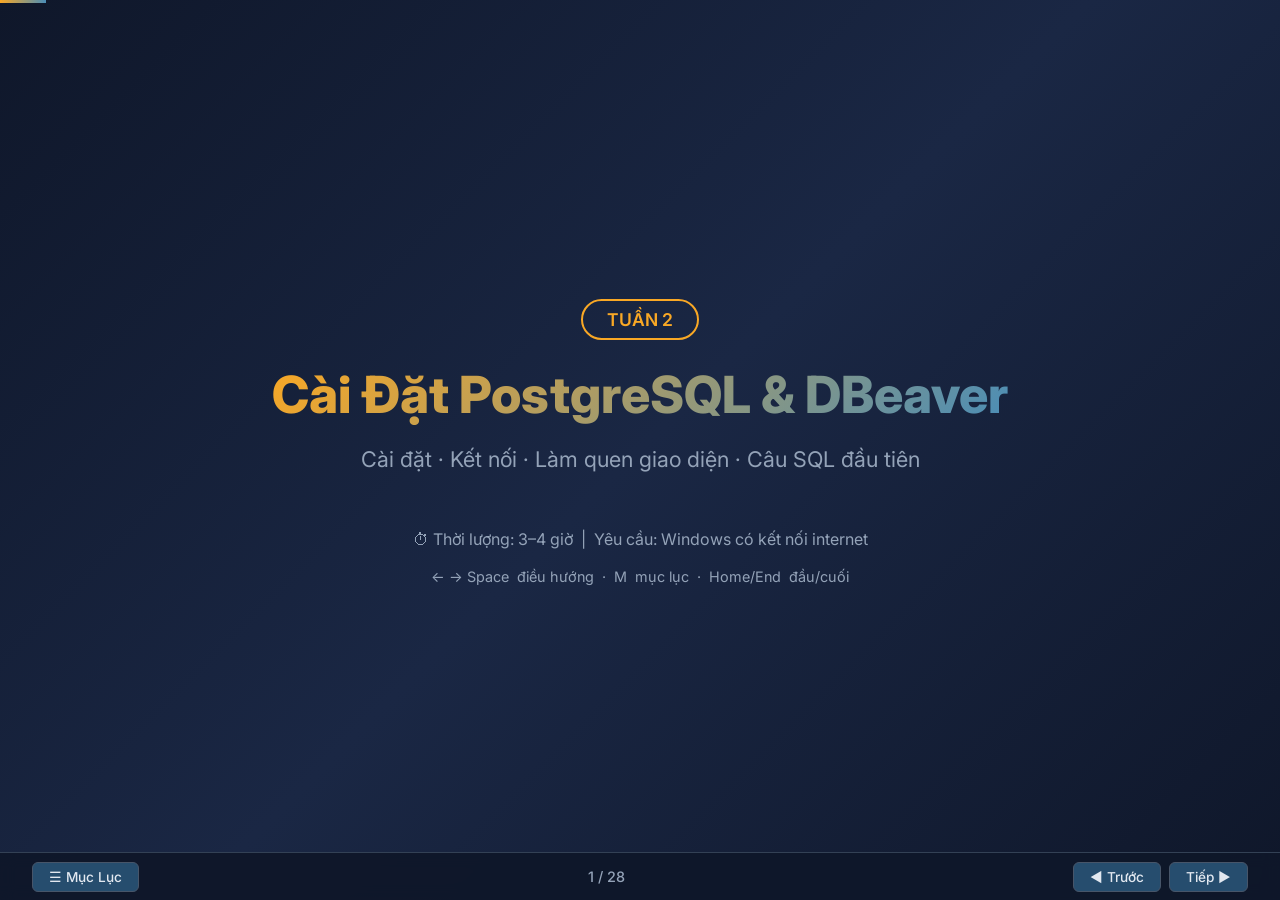
<file: docs/Slides/02.Setup_PostgreSQL_slides.html>
﻿<!DOCTYPE html>
<html lang="vi">
<head>
    <meta charset="UTF-8">
    <meta name="viewport" content="width=device-width, initial-scale=1.0">
    <title>Tuần 2: Cài Đặt PostgreSQL & DBeaver — PostgreSQL Learning</title>
    <link rel="stylesheet" href="slides.css">
</head>
<body>

<div class="progress-bar" id="progressBar"></div>

<!-- ══ TOC ══ -->
<div class="toc-overlay" id="tocOverlay" onclick="closeTOC()">
    <div class="toc-panel" onclick="event.stopPropagation()">
        <h3>📑 Mục Lục — Tuần 2</h3>
        <a href="#" onclick="goSlide(0);return false;">🏠 Trang bìa</a>
        <a href="#" onclick="goSlide(1);return false;">🎯 Mục tiêu tuần này</a>
        <a href="#" onclick="goSlide(2);return false;">📖 Từ lý thuyết sang thực tế</a>

        <a class="section-header" href="#" onclick="goSlide(3);return false;">Phần 1 — Cài PostgreSQL</a>
        <a href="#" onclick="goSlide(4);return false;">PostgreSQL là gì?</a>
        <a href="#" onclick="goSlide(5);return false;">Bước 1–2: Tải & Cài</a>
        <a href="#" onclick="goSlide(6);return false;">Bước 2: Chi tiết bảng cài đặt</a>
        <a href="#" onclick="goSlide(7);return false;">⚠️ Mật khẩu postgres</a>
        <a href="#" onclick="goSlide(8);return false;">Bước 3: Kiểm tra đang chạy</a>

        <a class="section-header" href="#" onclick="goSlide(9);return false;">Phần 2 — Cài DBeaver</a>
        <a href="#" onclick="goSlide(10);return false;">DBeaver là gì? — So sánh</a>
        <a href="#" onclick="goSlide(11);return false;">Tải & Cài DBeaver</a>

        <a class="section-header" href="#" onclick="goSlide(12);return false;">Phần 3 — Kết nối DBeaver</a>
        <a href="#" onclick="goSlide(13);return false;">Các bước kết nối (1–3)</a>
        <a href="#" onclick="goSlide(14);return false;">Bước 4–5: Test & hoàn thành</a>
        <a href="#" onclick="goSlide(15);return false;">Xử lý lỗi thường gặp</a>

        <a class="section-header" href="#" onclick="goSlide(16);return false;">Phần 4 — Giao diện DBeaver</a>
        <a href="#" onclick="goSlide(17);return false;">4 khu vực chính</a>
        <a href="#" onclick="goSlide(18);return false;">Phím tắt quan trọng</a>

        <a class="section-header" href="#" onclick="goSlide(19);return false;">Phần 5 — Tạo Database</a>
        <a href="#" onclick="goSlide(20);return false;">Tạo database hoc_sql</a>

        <a class="section-header" href="#" onclick="goSlide(21);return false;">Phần 6 — SQL Đầu Tiên</a>
        <a href="#" onclick="goSlide(22);return false;">Câu SQL đầu tiên — hệ thống</a>
        <a href="#" onclick="goSlide(23);return false;">Tính toán & chuỗi</a>
        <a href="#" onclick="goSlide(24);return false;">Tạo bảng & xem dữ liệu thật</a>

        <a class="section-header" href="#" onclick="goSlide(25);return false;">📋 Tổng Kết</a>
        <a href="#" onclick="goSlide(26);return false;">Checklist & Thuật ngữ mới</a>
        <a href="#" onclick="goSlide(27);return false;">Excel ↔ DBeaver + Tuần 3</a>
    </div>
</div>

<div class="slide-deck" id="deck">

<!-- ═══ SLIDE 0: TITLE ═══ -->
<div class="slide title-slide active">
    <div class="week-badge">TUẦN 2</div>
    <h1>Cài Đặt PostgreSQL &amp; DBeaver</h1>
    <p class="subtitle">Cài đặt · Kết nối · Làm quen giao diện · Câu SQL đầu tiên</p>
    <p style="color:var(--text-dim);margin-top:20px;font-size:1rem;">⏱ Thời lượng: 3–4 giờ &nbsp;|&nbsp; Yêu cầu: Windows có kết nối internet</p>
    <p style="color:var(--text-dim);margin-top:12px;font-size:0.9rem;">← → Space &nbsp;điều hướng &nbsp;·&nbsp; M &nbsp;mục lục &nbsp;·&nbsp; Home/End &nbsp;đầu/cuối</p>
</div>

<!-- ═══ SLIDE 1: MỤC TIÊU ═══ -->
<div class="slide">
    <h2>🎯 Mục Tiêu Tuần 2</h2>
    <div class="columns-2" style="margin-top:10px;">
        <div class="step-list">
            <div class="step-item">
                <div class="step-num done">✅</div>
                <div class="step-content">
                    <h4>Cài được PostgreSQL</h4>
                    <p>PostgreSQL Server chạy ngầm trên Windows</p>
                </div>
            </div>
            <div class="step-item">
                <div class="step-num done">✅</div>
                <div class="step-content">
                    <h4>Cài DBeaver & kết nối thành công</h4>
                    <p>Thấy "Connected" khi test kết nối</p>
                </div>
            </div>
            <div class="step-item">
                <div class="step-num done">✅</div>
                <div class="step-content">
                    <h4>Biết dùng giao diện DBeaver</h4>
                    <p>4 khu vực chính, điều hướng cơ bản</p>
                </div>
            </div>
        </div>
        <div class="step-list">
            <div class="step-item">
                <div class="step-num done">✅</div>
                <div class="step-content">
                    <h4>Tạo database <code>hoc_sql</code></h4>
                    <p>Database riêng để học tất cả các tuần tiếp theo</p>
                </div>
            </div>
            <div class="step-item">
                <div class="step-num done">✅</div>
                <div class="step-content">
                    <h4>Chạy câu SQL đầu tiên</h4>
                    <p>Thấy kết quả thật hiện ra trước mắt</p>
                </div>
            </div>
        </div>
    </div>
    <div class="card info" style="margin-top:10px;">
        <p>📌 Tuần này <strong>80% là thực hành</strong>, không có lý thuyết phức tạp. Mục tiêu là bạn tự tay làm được — không chỉ đọc hướng dẫn.</p>
    </div>
</div>

<!-- ═══ SLIDE 2: MỞ ĐẦU ═══ -->
<div class="slide">
    <h2>📖 Từ Lý Thuyết Sang Thực Tế</h2>
    <div class="card excel" style="margin-bottom:16px;">
        <p>📊 <strong>Hãy nhớ lần đầu bạn học Excel:</strong> Trước khi gõ được <code>=SUM(A1:A10)</code>, bạn phải cài Excel, mở file, học cách click vào ô. Tuần này là bước đó với PostgreSQL.</p>
    </div>
    <div class="compare">
        <div>
            <h3>📚 Tuần 1 — Lý thuyết</h3>
            <ul style="margin-top:8px;">
                <li>Hiểu tại sao cần database</li>
                <li>Database khác Excel ở chỗ nào</li>
                <li>Đọc được câu SQL đơn giản</li>
            </ul>
            <p style="color:var(--text-dim);font-size:0.88rem;margin-top:10px;">👁 "Đọc về bơi"</p>
        </div>
        <div>
            <h3>🏊 Tuần 2 — Thực tế</h3>
            <ul style="margin-top:8px;">
                <li>Cài đặt phần mềm thật</li>
                <li>Tạo kết nối thật</li>
                <li>Chạy SQL và thấy kết quả thật</li>
            </ul>
            <p style="color:var(--success);font-size:0.88rem;margin-top:10px;">🏊 "Nhảy xuống hồ bơi"</p>
        </div>
    </div>
    <div class="card tip" style="margin-top:12px;">
        <p>💡 Cuối tuần này bạn sẽ gõ câu SQL đầu tiên và thấy kết quả ngay trước mắt — đó là khoảnh khắc <strong>"Aha!"</strong> mà mọi người học SQL đều nhớ mãi.</p>
    </div>
</div>

<!-- ═══ SLIDE 3: SECTION PHẦN 1 ═══ -->
<div class="slide section-slide">
    <div class="section-num">1</div>
    <h1>Cài Đặt PostgreSQL</h1>
    <p class="subtitle">Tải · Cài · Kiểm tra PostgreSQL chạy thành công</p>
</div>

<!-- ═══ SLIDE 4: POSTGRESQL LÀ GÌ ═══ -->
<div class="slide">
    <h2>PostgreSQL Là Gì? (Nhắc Lại Nhanh)</h2>
    <div class="card pg" style="margin-bottom:14px;">
        <p>🐘 PostgreSQL là <strong>phần mềm quản lý database</strong> — giống như Excel là phần mềm quản lý bảng tính. Bạn cần cài nó vào máy để máy tính "hiểu" và lưu trữ dữ liệu theo cách của database.</p>
    </div>
    <h3 style="margin-bottom:10px;">Bộ cài PostgreSQL gồm có:</h3>
    <div class="columns-3">
        <div class="card" style="text-align:center;padding:18px 14px;">
            <div style="font-size:2rem;margin-bottom:8px;">⚙️</div>
            <p style="font-weight:700;color:var(--text-bright);margin-bottom:6px;">PostgreSQL Server</p>
            <p style="font-size:0.85rem;color:var(--text-dim);">"Engine" thật sự xử lý và lưu dữ liệu — chúng ta cần cái này</p>
        </div>
        <div class="card" style="text-align:center;padding:18px 14px;">
            <div style="font-size:2rem;margin-bottom:8px;">💻</div>
            <p style="font-weight:700;color:var(--text-bright);margin-bottom:6px;">Command Line Tools</p>
            <p style="font-size:0.85rem;color:var(--text-dim);">Công cụ dòng lệnh — sẽ dùng ít, không đáng lo</p>
        </div>
        <div class="card" style="text-align:center;padding:18px 14px;opacity:0.5;">
            <div style="font-size:2rem;margin-bottom:8px;">🚫</div>
            <p style="font-weight:700;color:var(--text-bright);margin-bottom:6px;">pgAdmin</p>
            <p style="font-size:0.85rem;color:var(--text-dim);">Giao diện đồ họa đi kèm — chúng ta dùng DBeaver thay thế (tốt hơn)</p>
        </div>
    </div>
    <div class="card excel" style="margin-top:10px;">
        <p>📊 <strong>Tương tự Excel:</strong> PostgreSQL = Excel engine (tính toán ngầm). DBeaver = giao diện Excel (ô, công thức, menu) mà bạn nhìn thấy và dùng hàng ngày.</p>
    </div>
</div>

<!-- ═══ SLIDE 5: TẢI & CÀI BƯỚC 1-2 ═══ -->
<div class="slide">
    <h2>Bước 1 & 2 — Tải và Chạy Bộ Cài</h2>
    <div class="columns-2">
        <div>
            <h3 style="margin-bottom:10px;">📥 Bước 1: Tải PostgreSQL</h3>
            <div class="step-list">
                <div class="step-item">
                    <div class="step-num">1</div>
                    <div class="step-content">
                        <h4>Vào trang tải về</h4>
                        <p><code>postgresql.org/download/windows/</code></p>
                    </div>
                </div>
                <div class="step-item">
                    <div class="step-num">2</div>
                    <div class="step-content">
                        <h4>Nhấn "Download the installer"</h4>
                        <p>Do EnterpriseDB cung cấp</p>
                    </div>
                </div>
                <div class="step-item">
                    <div class="step-num">3</div>
                    <div class="step-content">
                        <h4>Chọn phiên bản mới nhất</h4>
                        <p>16.x hoặc 17.x, bản <strong>Windows x86-64</strong></p>
                    </div>
                </div>
                <div class="step-item">
                    <div class="step-num">4</div>
                    <div class="step-content">
                        <h4>Tải về</h4>
                        <p>File .exe, khoảng <strong>250–300 MB</strong></p>
                    </div>
                </div>
            </div>
        </div>
        <div>
            <h3 style="margin-bottom:10px;">⚙️ Bước 2: Chạy Bộ Cài</h3>
            <p style="font-size:0.9rem;color:var(--text-dim);margin-bottom:10px;">Double-click file .exe — wizard sẽ dẫn từng bước:</p>
            <div class="diagram" style="flex-direction:column;gap:6px;align-items:stretch;margin:0;">
                <div class="card" style="padding:9px 14px;display:flex;align-items:center;gap:10px;">
                    <span style="color:var(--success);font-weight:700;min-width:24px;">✓</span>
                    <span style="font-size:0.88rem;">Setup → <strong>Next</strong></span>
                </div>
                <div class="card" style="padding:9px 14px;display:flex;align-items:center;gap:10px;">
                    <span style="color:var(--success);font-weight:700;min-width:24px;">✓</span>
                    <span style="font-size:0.88rem;">Installation Directory → giữ nguyên → <strong>Next</strong></span>
                </div>
                <div class="card" style="padding:9px 14px;display:flex;align-items:center;gap:10px;border-color:var(--warning);">
                    <span style="color:var(--warning);font-weight:700;min-width:24px;">!</span>
                    <span style="font-size:0.88rem;">Select Components → <strong>bỏ chọn pgAdmin 4</strong> → Next</span>
                </div>
                <div class="card" style="padding:9px 14px;display:flex;align-items:center;gap:10px;border-color:var(--danger);">
                    <span style="color:var(--danger);font-weight:700;min-width:24px;">🔑</span>
                    <span style="font-size:0.88rem;"><strong>Password</strong> — xem cảnh báo slide tiếp theo!</span>
                </div>
                <div class="card" style="padding:9px 14px;display:flex;align-items:center;gap:10px;">
                    <span style="color:var(--success);font-weight:700;min-width:24px;">✓</span>
                    <span style="font-size:0.88rem;">Port <strong>5432</strong> → Next → ... → <strong>Finish</strong></span>
                </div>
            </div>
        </div>
    </div>
</div>

<!-- ═══ SLIDE 6: CHI TIẾT BẢNG CÀI ═══ -->
<div class="slide">
    <h2>Chi Tiết Các Màn Hình Cài Đặt</h2>
    <div class="slide-content">
        <table>
            <tr>
                <th>Màn hình installer</th>
                <th>Cần làm gì</th>
            </tr>
            <tr>
                <td>"Setup - PostgreSQL"</td>
                <td>Nhấn <strong>Next</strong></td>
            </tr>
            <tr>
                <td>"Installation Directory"</td>
                <td>Giữ nguyên mặc định → <strong>Next</strong></td>
            </tr>
            <tr>
                <td>"Select Components"</td>
                <td><span class="text-warning">⚠️ Bỏ chọn <strong>pgAdmin 4</strong></span> (không cần); giữ lại <em>PostgreSQL Server</em> và <em>Command Line Tools</em> → <strong>Next</strong></td>
            </tr>
            <tr>
                <td>"Data Directory"</td>
                <td>Giữ nguyên mặc định → <strong>Next</strong></td>
            </tr>
            <tr>
                <td><strong style="color:var(--danger);">"Password"</strong></td>
                <td><span class="text-danger">⚠️ Đặt mật khẩu — xem slide cảnh báo!</span></td>
            </tr>
            <tr>
                <td>"Port"</td>
                <td>Giữ nguyên <strong>5432</strong> → <strong>Next</strong></td>
            </tr>
            <tr>
                <td>"Locale"</td>
                <td>Giữ nguyên → <strong>Next</strong></td>
            </tr>
            <tr>
                <td>"Completing the Setup Wizard"</td>
                <td>Bỏ chọn "Launch Stack Builder at exit" → <strong>Finish</strong></td>
            </tr>
        </table>
    </div>
</div>

<!-- ═══ SLIDE 7: CẢNH BÁO MẬT KHẨU ═══ -->
<div class="slide">
    <h2>🔑 Mật Khẩu Postgres — Quan Trọng Nhất!</h2>
    <div class="card warning" style="margin-bottom:16px;">
        <h3 style="color:var(--danger);margin-bottom:10px;">⚠️ CẢNH BÁO — ĐỌC KỸ TRƯỚC KHI ĐẶT MẬT KHẨU</h3>
        <ul>
            <li>Màn hình <em>"Password"</em> yêu cầu đặt mật khẩu cho tài khoản <code>postgres</code> — tài khoản <strong>quản trị chính</strong> của PostgreSQL</li>
            <li><strong>Nếu quên mật khẩu:</strong> phải gỡ cài đặt hoàn toàn và cài lại — rất mất thời gian</li>
            <li>Mật khẩu này <strong>không phải</strong> mật khẩu Windows của bạn — đây là mật khẩu riêng cho PostgreSQL</li>
        </ul>
    </div>
    <div class="columns-2">
        <div class="card tip">
            <h3 style="margin-bottom:8px;">✅ Nên làm</h3>
            <ul>
                <li>Đặt mật khẩu <strong>đơn giản, dễ nhớ</strong><br>Ví dụ: <code>postgres123</code> hoặc <code>Admin@123</code></li>
                <li><strong>Ghi ra giấy NGAY BÂY GIỜ</strong> — bạn cần nó khi kết nối DBeaver</li>
            </ul>
        </div>
        <div class="card info" style="margin:0;">
            <h3 style="margin-bottom:8px;">📌 Bạn sẽ dùng mật khẩu này ở đâu?</h3>
            <div class="diagram" style="margin:0;flex-direction:column;gap:6px;align-items:stretch;">
                <div style="background:var(--bg);border-radius:8px;padding:8px 12px;font-size:0.9rem;">
                    1️⃣ Màn hình cài đặt PostgreSQL <em>hôm nay</em>
                </div>
                <div style="background:var(--bg);border-radius:8px;padding:8px 12px;font-size:0.9rem;">
                    2️⃣ Điền vào ô <strong>Password</strong> khi kết nối DBeaver
                </div>
                <div style="background:var(--bg);border-radius:8px;padding:8px 12px;font-size:0.9rem;">
                    3️⃣ Mỗi khi reset kết nối về sau
                </div>
            </div>
        </div>
    </div>
</div>

<!-- ═══ SLIDE 8: KIỂM TRA ĐANG CHẠY ═══ -->
<div class="slide">
    <h2>Bước 3 — Kiểm Tra PostgreSQL Đang Chạy</h2>
    <p style="margin-bottom:14px;">PostgreSQL tự động khởi động như một <strong>dịch vụ nền (service)</strong> sau khi cài. Kiểm tra:</p>
    <div class="columns-2">
        <div>
            <h3 style="margin-bottom:8px;">Cách 1: Task Manager</h3>
            <div class="step-list" style="gap:6px;">
                <div class="step-item" style="padding:9px 14px;">
                    <div class="step-num" style="min-width:26px;height:26px;font-size:0.8rem;">1</div>
                    <div class="step-content"><p><span class="kbd">Ctrl</span> + <span class="kbd">Shift</span> + <span class="kbd">Esc</span> → mở Task Manager</p></div>
                </div>
                <div class="step-item" style="padding:9px 14px;">
                    <div class="step-num" style="min-width:26px;height:26px;font-size:0.8rem;">2</div>
                    <div class="step-content"><p>Tab <strong>"Services"</strong></p></div>
                </div>
                <div class="step-item" style="padding:9px 14px;">
                    <div class="step-num" style="min-width:26px;height:26px;font-size:0.8rem;">3</div>
                    <div class="step-content"><p>Tìm <code>postgresql-x64-...</code> → Status: <span class="text-success"><strong>Running</strong></span></p></div>
                </div>
            </div>
            <div class="card tip" style="margin-top:10px;">
                <p>💡 <strong>Cách 2:</strong> <span class="kbd">Win</span> + <span class="kbd">R</span> → gõ <code>services.msc</code> → tìm <em>postgresql-x64-...</em> → phải là <span class="text-success">Running</span></p>
            </div>
        </div>
        <div>
            <div class="ui-diagram"><span class="ui-title">  Task Manager</span>
<span class="ui-dim">  ┌──────────────────────────────────────────┐</span>
<span class="ui-dim">  │ Processes  Performance  App history  </span><span class="ui-active">Services</span>  <span class="ui-dim">│</span>
<span class="ui-dim">  ├──────────────────────────────────────────┤</span>
<span class="ui-dim">  │  Name                      Status        │</span>
<span class="ui-dim">  │  ...                       ...           │</span>
<span class="ui-nav">  │  postgresql-x64-16         Running  ✅   │</span>
<span class="ui-dim">  │  ...                                     │</span>
<span class="ui-dim">  └──────────────────────────────────────────┘</span>
<span class="ui-active">  Thấy "Running" → PostgreSQL đang chạy tốt!</span></div>
            <div class="card warning" style="margin-top:10px;">
                <p>⚠️ <strong>Nếu không thấy "Running":</strong> Click phải vào dịch vụ → "Start". Nếu vẫn không được, thử khởi động lại máy tính.</p>
            </div>
        </div>
    </div>
</div>

<!-- ═══ SLIDE 9: SECTION PHẦN 2 ═══ -->
<div class="slide section-slide">
    <div class="section-num">2</div>
    <h1>Cài Đặt DBeaver</h1>
    <p class="subtitle">Giao diện đồ họa để giao tiếp với PostgreSQL</p>
</div>

<!-- ═══ SLIDE 10: DBEAVER LÀ GÌ ═══ -->
<div class="slide">
    <h2>DBeaver Là Gì? — Phép So Sánh</h2>
    <div class="card excel" style="margin-bottom:16px;">
        <p>📊 <strong>Phép so sánh Excel:</strong></p>
        <div class="diagram" style="margin-top:10px;margin-bottom:0;">
            <div class="box"><p style="font-size:0.85rem;font-weight:600;">Excel engine</p><p style="font-size:0.78rem;color:var(--text-dim);">(tính toán ngầm)</p></div>
            <div class="arrow">+</div>
            <div class="box"><p style="font-size:0.85rem;font-weight:600;">Giao diện Excel</p><p style="font-size:0.78rem;color:var(--text-dim);">(ô, công thức, menu)</p></div>
            <div class="arrow">=</div>
            <div class="box active-box"><p style="font-size:0.85rem;font-weight:600;">Excel bạn dùng</p></div>
        </div>
    </div>
    <div class="card pg" style="margin-bottom:16px;">
        <p>🐘 <strong>Với PostgreSQL:</strong></p>
        <div class="diagram" style="margin-top:10px;margin-bottom:0;">
            <div class="box"><p style="font-size:0.85rem;font-weight:600;">PostgreSQL</p><p style="font-size:0.78rem;color:var(--text-dim);">(xử lý dữ liệu)</p></div>
            <div class="arrow">+</div>
            <div class="box"><p style="font-size:0.85rem;font-weight:600;">DBeaver</p><p style="font-size:0.78rem;color:var(--text-dim);">(giao diện click chuột)</p></div>
            <div class="arrow">=</div>
            <div class="box active-box"><p style="font-size:0.85rem;font-weight:600;">Công cụ để học SQL</p></div>
        </div>
    </div>
    <div class="columns-2">
        <div class="card warning">
            <p>⚠️ <strong>Không có DBeaver:</strong> phải gõ lệnh trong cửa sổ đen (terminal) — rất không thân thiện với người mới.</p>
        </div>
        <div class="card tip">
            <p>✅ <strong>Với DBeaver:</strong> giao diện click chuột, viết SQL trong editor có màu sắc, thấy kết quả dạng bảng đẹp — giống Excel.</p>
        </div>
    </div>
</div>

<!-- ═══ SLIDE 11: TẢI & CÀI DBEAVER ═══ -->
<div class="slide">
    <h2>Tải &amp; Cài DBeaver Community</h2>
    <div class="columns-2">
        <div>
            <h3 style="margin-bottom:10px;">📥 Tải về</h3>
            <div class="step-list">
                <div class="step-item">
                    <div class="step-num">1</div>
                    <div class="step-content">
                        <h4>Vào trang tải</h4>
                        <p><code>dbeaver.io/download/</code></p>
                    </div>
                </div>
                <div class="step-item">
                    <div class="step-num">2</div>
                    <div class="step-content">
                        <h4>Chọn "DBeaver Community"</h4>
                        <p><strong>Hoàn toàn miễn phí</strong> — không cần trả tiền</p>
                    </div>
                </div>
                <div class="step-item">
                    <div class="step-num">3</div>
                    <div class="step-content">
                        <h4>Chọn "Windows (Installer)"</h4>
                        <p>File .exe, khoảng <strong>100 MB</strong></p>
                    </div>
                </div>
            </div>
        </div>
        <div>
            <h3 style="margin-bottom:10px;">⚙️ Cài đặt</h3>
            <div class="card tip" style="margin-bottom:10px;">
                <p>✅ Cài đặt đơn giản như mọi phần mềm Windows:<br>
                <strong>Next → I Agree → Next → Next → Install → Finish</strong><br>
                Không có cài đặt đặc biệt nào cần thay đổi.</p>
            </div>
            <h3 style="margin-bottom:8px;">🔧 Mở DBeaver lần đầu</h3>
            <p style="font-size:0.9rem;margin-bottom:8px;">Có thể xuất hiện 2 câu hỏi:</p>
            <div class="card" style="padding:10px 14px;margin-bottom:6px;">
                <p style="font-size:0.88rem;"><strong>"Create sample database?"</strong> → Nhấn <span class="text-danger"><strong>No</strong></span></p>
                <p style="font-size:0.82rem;color:var(--text-dim);">(chúng ta sẽ kết nối PostgreSQL thật)</p>
            </div>
            <div class="card" style="padding:10px 14px;">
                <p style="font-size:0.88rem;"><strong>"Would you like to update DBeaver?"</strong> → Nhấn <span class="text-warning"><strong>Later</strong></span></p>
                <p style="font-size:0.82rem;color:var(--text-dim);">(cập nhật sau)</p>
            </div>
        </div>
    </div>
</div>

<!-- ═══ SLIDE 12: SECTION PHẦN 3 ═══ -->
<div class="slide section-slide">
    <div class="section-num">3</div>
    <h1>Kết Nối DBeaver Với PostgreSQL</h1>
    <p class="subtitle">"Giới thiệu" DBeaver với PostgreSQL — bước quan trọng nhất!</p>
</div>

<!-- ═══ SLIDE 13: KẾT NỐI BƯỚC 1-3 ═══ -->
<div class="slide">
    <h2>Tạo Kết Nối — Bước 1, 2, 3</h2>
    <div class="card excel" style="margin-bottom:12px;">
        <p>📊 <strong>Phép so sánh:</strong> Giống khi bạn mở Excel và mở file .xlsx — DBeaver là Excel, PostgreSQL là file .xlsx. Bước này là thao tác <em>"File → Open"</em>.</p>
    </div>
    <div class="columns-2">
        <div>
            <div class="step-list">
                <div class="step-item">
                    <div class="step-num">1</div>
                    <div class="step-content">
                        <h4>Tạo kết nối mới</h4>
                        <p>Nhấn biểu tượng <strong>🔌+</strong> trên toolbar<br><em>hoặc</em> Menu <strong>Database</strong> → "New Database Connection"</p>
                    </div>
                </div>
                <div class="step-item">
                    <div class="step-num">2</div>
                    <div class="step-content">
                        <h4>Chọn PostgreSQL</h4>
                        <p>Gõ <code>PostgreSQL</code> vào ô tìm kiếm → click vào <strong>biểu tượng con voi xanh</strong> → Next</p>
                    </div>
                </div>
                <div class="step-item">
                    <div class="step-num">3</div>
                    <div class="step-content">
                        <h4>Điền thông tin kết nối</h4>
                        <p>Xem bảng bên phải →</p>
                    </div>
                </div>
            </div>
        </div>
        <div>
            <h3 style="margin-bottom:8px;">Thông tin điền vào:</h3>
            <table style="font-size:0.88rem;">
                <tr><th>Trường</th><th>Giá trị</th></tr>
                <tr><td><strong>Host</strong></td><td><code>localhost</code></td></tr>
                <tr><td><strong>Port</strong></td><td><code>5432</code></td></tr>
                <tr><td><strong>Database</strong></td><td><code>postgres</code></td></tr>
                <tr><td><strong>Username</strong></td><td><code>postgres</code></td></tr>
                <tr><td><strong>Password</strong></td><td><em>mật khẩu bạn đặt lúc cài</em></td></tr>
            </table>
            <div class="card tip" style="margin-top:10px;">
                <p>💡 Tích vào <strong>"Save password locally"</strong> để DBeaver nhớ mật khẩu — không phải nhập lại mỗi lần mở.</p>
            </div>
        </div>
    </div>
</div>

<!-- ═══ SLIDE 14: BƯỚC 4-5 + KẾT QUẢ ═══ -->
<div class="slide">
    <h2>Bước 4 &amp; 5 — Test Kết Nối &amp; Hoàn Thành</h2>
    <div class="columns-2">
        <div>
            <div class="step-list">
                <div class="step-item">
                    <div class="step-num">4</div>
                    <div class="step-content">
                        <h4>Kiểm tra kết nối</h4>
                        <p>Nhấn nút <strong>"Test Connection"</strong> (góc dưới trái)<br>
                        Nếu hiện <span class="text-success"><strong>"Connected"</strong></span> trong vòng tròn xanh → <strong>Thành công! 🎉</strong></p>
                    </div>
                </div>
                <div class="step-item">
                    <div class="step-num">5</div>
                    <div class="step-content">
                        <h4>Nhấn Finish</h4>
                        <p>Nhấn <strong>OK</strong> đóng thông báo, rồi nhấn <strong>Finish</strong></p>
                    </div>
                </div>
            </div>
        </div>
        <div>
            <h3 style="margin-bottom:8px;">Database Navigator sau khi kết nối:</h3>
            <div class="ui-diagram"><span class="ui-dim">  Database Navigator</span>
<span class="ui-dim">  ┌────────────────────────────────────┐</span>
<span class="ui-nav">  │  ▼ PostgreSQL (localhost)          │</span>  <span class="ui-active">← Kết nối bạn vừa tạo</span>
<span class="ui-nav">  │    ▼ Databases                     │</span>
<span class="ui-nav">  │      ▶ postgres                    │</span>  <span class="ui-dim">← Database mặc định</span>
<span class="ui-dim">  │      ▶ template0                   │</span>  <span class="ui-dim">← Hệ thống (không dùng)</span>
<span class="ui-dim">  │      ▶ template1                   │</span>  <span class="ui-dim">← Hệ thống (không dùng)</span>
<span class="ui-dim">  │    ▶ System Information             │</span>
<span class="ui-dim">  └────────────────────────────────────┘</span></div>
            <div class="card tip" style="margin-top:8px;">
                <p>🎉 <strong>Chúc mừng!</strong> DBeaver đã kết nối thành công với PostgreSQL trên máy bạn!</p>
            </div>
        </div>
    </div>
</div>

<!-- ═══ SLIDE 15: XỬ LÝ LỖI ═══ -->
<div class="slide">
    <h2>Xử Lý Lỗi Thường Gặp Khi Kết Nối</h2>
    <p style="margin-bottom:14px;">Nếu bước "Test Connection" báo lỗi, tra bảng dưới đây:</p>
    <table>
        <tr>
            <th>Thông báo lỗi</th>
            <th>Nguyên nhân</th>
            <th>Cách xử lý</th>
        </tr>
        <tr>
            <td><code style="color:var(--danger);">Connection refused</code></td>
            <td>PostgreSQL chưa khởi động</td>
            <td>Vào <em>Services</em> → tìm <em>postgresql</em> → <strong>Start</strong></td>
        </tr>
        <tr>
            <td><code style="color:var(--danger);">password authentication failed</code></td>
            <td>Sai mật khẩu</td>
            <td>Nhập lại đúng mật khẩu bạn đặt khi cài</td>
        </tr>
        <tr>
            <td><code style="color:var(--danger);">could not connect to server</code></td>
            <td>Sai host hoặc port</td>
            <td>Kiểm tra: host = <code>localhost</code>, port = <code>5432</code></td>
        </tr>
        <tr>
            <td>DBeaver hỏi tải driver</td>
            <td>Cần tải driver PostgreSQL</td>
            <td>Nhấn <strong>"Download"</strong> — DBeaver tự tải (cần internet)</td>
        </tr>
    </table>
    <div class="card info" style="margin-top:12px;">
        <p>📌 <strong>Lỗi hay gặp nhất:</strong> <code>password authentication failed</code> — thường do gõ sai mật khẩu hoặc nhầm chữ hoa/thường. Hãy kiểm tra lại mật khẩu bạn đã ghi ra giấy.</p>
    </div>
</div>

<!-- ═══ SLIDE 16: SECTION PHẦN 4 ═══ -->
<div class="slide section-slide">
    <div class="section-num">4</div>
    <h1>Làm Quen Giao Diện DBeaver</h1>
    <p class="subtitle">4 khu vực chính — dành 10 phút trước khi viết SQL</p>
</div>

<!-- ═══ SLIDE 17: 4 KHU VỰC CHÍNH ═══ -->
<div class="slide">
    <h2>4 Khu Vực Chính Của DBeaver</h2>
    <div class="columns-2">
        <div>
            <div class="ui-diagram" style="font-size:0.75rem;"><span class="ui-dim">┌──────────────────────────────────────────────────────┐</span>
<span class="ui-dim">│  [File][Edit][Navigate][SQL Editor][Window][Help]    │</span>
<span class="ui-dim">├──────────────────────┬───────────────────────────────┤</span>
<span class="ui-dim">│                      │                               │</span>
<span class="ui-active">│  (1) DATABASE        │  (2) SQL EDITOR               │</span>
<span class="ui-active">│      NAVIGATOR       │                               │</span>
<span class="ui-dim">│                      │  SELECT *                     │</span>
<span class="ui-dim">│  ▼ PostgreSQL        │  FROM nhan_vien;              │</span>
<span class="ui-dim">│    ▼ Databases       │                               │</span>
<span class="ui-dim">│      ▶ hoc_sql       ├───────────────────────────────┤</span>
<span class="ui-dim">│        ▼ Tables      │                               │</span>
<span class="ui-dim">│          nhan_vien   │  (3) RESULTS PANEL            │</span>
<span class="ui-dim">│                      │                               │</span>
<span class="ui-dim">│  (4) PROPERTIES      │  id │ ho_ten       │ luong    │</span>
<span class="ui-dim">│  (khi click bảng)    │   1 │ Trần Thị Mai │ 15tr     │</span>
<span class="ui-dim">└──────────────────────┴───────────────────────────────┘</span></div>
        </div>
        <div class="step-list">
            <div class="step-item">
                <div class="step-num">1</div>
                <div class="step-content">
                    <h4>Database Navigator (trái)</h4>
                    <p>Giống <strong>File Explorer</strong> Windows — cây phân cấp Kết nối → Database → Tables</p>
                </div>
            </div>
            <div class="step-item">
                <div class="step-num">2</div>
                <div class="step-content">
                    <h4>SQL Editor (phải, trên)</h4>
                    <p>Nơi viết SQL — giống <strong>thanh công thức Excel</strong> nhưng nhiều dòng</p>
                </div>
            </div>
            <div class="step-item">
                <div class="step-num">3</div>
                <div class="step-content">
                    <h4>Results Panel (phải, dưới)</h4>
                    <p>Kết quả sau khi chạy SQL — giống <strong>bảng kết quả PivotTable</strong></p>
                </div>
            </div>
            <div class="step-item">
                <div class="step-num">4</div>
                <div class="step-content">
                    <h4>Properties Panel</h4>
                    <p>Thông tin chi tiết khi <strong>double-click</strong> vào một bảng</p>
                </div>
            </div>
        </div>
    </div>
</div>

<!-- ═══ SLIDE 18: PHÍM TẮT ═══ -->
<div class="slide">
    <h2>Phím Tắt Quan Trọng Trong DBeaver</h2>
    <div class="columns-2">
        <div>
            <h3 style="margin-bottom:10px;">⌨️ Phím tắt SQL</h3>
            <table style="font-size:0.9rem;">
                <tr><th>Phím tắt</th><th>Tác dụng</th></tr>
                <tr>
                    <td><span class="kbd">Ctrl</span> + <span class="kbd">Enter</span></td>
                    <td><strong>Chạy câu SQL</strong> tại vị trí con trỏ</td>
                </tr>
                <tr>
                    <td><span class="kbd">Alt</span> + <span class="kbd">X</span></td>
                    <td>Chạy <strong>toàn bộ script</strong></td>
                </tr>
                <tr>
                    <td><span class="kbd">Ctrl</span> + <span class="kbd">/</span></td>
                    <td>Comment / bỏ comment dòng</td>
                </tr>
                <tr>
                    <td><span class="kbd">Ctrl</span> + <span class="kbd">Z</span></td>
                    <td>Undo (giống Excel)</td>
                </tr>
                <tr>
                    <td><span class="kbd">Ctrl</span> + <span class="kbd">S</span></td>
                    <td>Lưu script</td>
                </tr>
            </table>
        </div>
        <div>
            <div class="card excel">
                <h3 style="margin-bottom:8px;">📊 So sánh với Excel</h3>
                <table style="font-size:0.88rem;">
                    <tr><th>Excel</th><th>DBeaver</th></tr>
                    <tr><td>Gõ công thức → <span class="kbd">Enter</span></td><td>Gõ SQL → <span class="kbd">Ctrl</span>+<span class="kbd">Enter</span></td></tr>
                    <tr><td>Kết quả hiện trong ô</td><td>Kết quả hiện bên dưới</td></tr>
                    <tr><td><span class="kbd">Ctrl</span>+<span class="kbd">Z</span> Undo</td><td><span class="kbd">Ctrl</span>+<span class="kbd">Z</span> Undo</td></tr>
                </table>
            </div>
            <div class="card info" style="margin-top:10px;">
                <p>📌 <strong>Phím tắt quan trọng nhất:</strong> <span class="kbd">Ctrl</span> + <span class="kbd">Enter</span> — bạn sẽ dùng hàng trăm lần mỗi ngày. Nhớ ngay từ bây giờ!</p>
            </div>
        </div>
    </div>
</div>

<!-- ═══ SLIDE 19: SECTION PHẦN 5 ═══ -->
<div class="slide section-slide">
    <div class="section-num">5</div>
    <h1>Tạo Database Đầu Tiên</h1>
    <p class="subtitle">Tạo database <code>hoc_sql</code> — nơi học tất cả các tuần tiếp theo</p>
</div>

<!-- ═══ SLIDE 20: TẠO DATABASE ═══ -->
<div class="slide">
    <h2>Tạo Database <code>hoc_sql</code></h2>
    <div class="card excel" style="margin-bottom:14px;">
        <p>📊 <strong>Phép so sánh:</strong> Tạo database mới giống tạo một file Excel mới (<span class="kbd">Ctrl</span>+<span class="kbd">N</span>). Database <code>postgres</code> là file hệ thống — chúng ta không nên làm việc trực tiếp ở đó.</p>
    </div>
    <div class="compare">
        <div>
            <h3>🖱 Cách 1: Click Chuột (UI)</h3>
            <div class="step-list" style="gap:6px;margin-top:8px;">
                <div class="step-item" style="padding:9px 14px;">
                    <div class="step-num" style="min-width:26px;height:26px;font-size:0.8rem;">1</div>
                    <div class="step-content"><p style="font-size:0.88rem;">Click <strong>phải</strong> vào "PostgreSQL (localhost)"</p></div>
                </div>
                <div class="step-item" style="padding:9px 14px;">
                    <div class="step-num" style="min-width:26px;height:26px;font-size:0.8rem;">2</div>
                    <div class="step-content"><p style="font-size:0.88rem;">Chọn <strong>"Create New Database"</strong></p></div>
                </div>
                <div class="step-item" style="padding:9px 14px;">
                    <div class="step-num" style="min-width:26px;height:26px;font-size:0.8rem;">3</div>
                    <div class="step-content"><p style="font-size:0.88rem;">Điền tên: <code>hoc_sql</code> → <strong>OK</strong></p></div>
                </div>
                <div class="step-item" style="padding:9px 14px;">
                    <div class="step-num" style="min-width:26px;height:26px;font-size:0.8rem;">4</div>
                    <div class="step-content"><p style="font-size:0.88rem;">Click phải → <strong>Refresh</strong> → thấy <code>hoc_sql</code> ✅</p></div>
                </div>
            </div>
        </div>
        <div>
            <h3>💻 Cách 2: Dùng SQL (Làm Quen Dần)</h3>
            <pre style="margin-top:8px;font-size:0.88rem;"><span class="comment">-- Tạo database mới tên hoc_sql</span>
<span class="keyword">CREATE DATABASE</span> hoc_sql;</pre>
            <p style="font-size:0.85rem;color:var(--text-dim);margin:8px 0;">Đọc như tiếng Anh: "Tạo — cơ sở dữ liệu — tên là hoc_sql"</p>
            <div class="card warning" style="margin-top:8px;">
                <p>⚠️ <strong>Quan trọng — Chuyển sang <code>hoc_sql</code> sau khi tạo:</strong><br>
                <strong>Double-click</strong> vào <code>hoc_sql</code> trong Navigator (hoặc click phải → "Set Active"). Tên database đang active sẽ hiện đậm hơn.<br>
                <em>Nếu quên: bảng sẽ được tạo trong database sai!</em></p>
            </div>
        </div>
    </div>
</div>

<!-- ═══ SLIDE 21: SECTION PHẦN 6 ═══ -->
<div class="slide section-slide">
    <div class="section-num">6</div>
    <h1>SQL Editor — Câu SQL Đầu Tiên</h1>
    <p class="subtitle">Khoảnh khắc quan trọng nhất của tuần 2!</p>
</div>

<!-- ═══ SLIDE 22: CÂU SQL HỆ THỐNG ═══ -->
<div class="slide">
    <h2>Các Câu SQL Kiểm Tra Hệ Thống</h2>
    <p style="margin-bottom:10px;">Mở SQL Editor: <em>Click phải vào <code>hoc_sql</code> → SQL Editor → New SQL Script</em></p>
    <p style="margin-bottom:12px;">Gõ từng câu, nhấn <span class="kbd">Ctrl</span> + <span class="kbd">Enter</span> để chạy:</p>
    <div class="columns-2">
        <div>
            <pre style="font-size:0.85rem;"><span class="comment">-- Câu 1: Phiên bản PostgreSQL</span>
<span class="keyword">SELECT</span> <span class="func">version</span>();
<span class="comment">-- Kết quả: PostgreSQL 16.2, compiled...</span>

<span class="comment">-- Câu 2: Ngày hôm nay</span>
<span class="keyword">SELECT</span> <span class="func">current_date</span>;
<span class="comment">-- Kết quả: 2026-04-17</span>

<span class="comment">-- Câu 3: Ngày và giờ hiện tại</span>
<span class="keyword">SELECT</span> <span class="func">now</span>();
<span class="comment">-- Kết quả: 2026-04-17 14:30:25+07</span></pre>
        </div>
        <div>
            <div class="card excel" style="margin-bottom:10px;">
                <h3 style="margin-bottom:6px;">📊 Tương đương Excel</h3>
                <table style="font-size:0.85rem;">
                    <tr><th>SQL</th><th>Excel</th></tr>
                    <tr><td><code>current_date</code></td><td><code>=TODAY()</code></td></tr>
                    <tr><td><code>now()</code></td><td><code>=NOW()</code></td></tr>
                </table>
            </div>
            <div class="card tip">
                <p>💡 Các câu SELECT này không cần bảng — chúng truy vấn thẳng PostgreSQL. Thử ngay để xem kết quả thật!</p>
            </div>
        </div>
    </div>
</div>

<!-- ═══ SLIDE 23: TÍNH TOÁN & CHUỖI ═══ -->
<div class="slide">
    <h2>Tính Toán &amp; Nối Chuỗi Với SQL</h2>
    <div class="columns-2">
        <div>
            <pre style="font-size:0.85rem;"><span class="comment">-- Câu 4: Tính toán đơn giản</span>
<span class="keyword">SELECT</span> <span class="number">1</span> + <span class="number">1</span> <span class="keyword">AS</span> ket_qua;
<span class="comment">-- Kết quả: 2  (cột tên "ket_qua")</span>

<span class="comment">-- Câu 5: Tính giờ làm trong năm</span>
<span class="keyword">SELECT</span> <span class="number">52</span> * <span class="number">5</span> <span class="keyword">AS</span> tong_gio_lam_trong_nam;
<span class="comment">-- Kết quả: 260</span>

<span class="comment">-- Câu 6: Nối chuỗi với ||</span>
<span class="keyword">SELECT</span> <span class="string">'Xin chào, '</span> || <span class="string">'PostgreSQL!'</span> <span class="keyword">AS</span> loi_chao;
<span class="comment">-- Kết quả: Xin chào, PostgreSQL!</span></pre>
        </div>
        <div>
            <div class="card excel" style="margin-bottom:10px;">
                <h3 style="margin-bottom:8px;">📊 So sánh với Excel</h3>
                <table style="font-size:0.85rem;">
                    <tr><th>SQL</th><th>Excel tương đương</th></tr>
                    <tr><td><code>1 + 1</code></td><td><code>=1+1</code> vào ô</td></tr>
                    <tr><td><code>AS ket_qua</code></td><td>Tiêu đề cột trong Excel</td></tr>
                    <tr>
                        <td><code>'A' || 'B'</code></td>
                        <td><code>="A"&"B"</code> hoặc<br><code>=CONCATENATE("A","B")</code></td>
                    </tr>
                </table>
            </div>
            <div class="card info">
                <p>📌 Ký hiệu nối chuỗi trong PostgreSQL là <code>||</code> (hai thanh đứng). Excel dùng <code>&</code> còn SQL dùng <code>||</code>.</p>
            </div>
        </div>
    </div>
</div>

<!-- ═══ SLIDE 24: TẠO BẢNG & DỮ LIỆU THẬT ═══ -->
<div class="slide">
    <h2>🎉 "Nếm Thử" — Bảng Dữ Liệu Thật Đầu Tiên!</h2>
    <p style="margin-bottom:10px;color:var(--text-dim);font-size:0.9rem;">Đảm bảo đang kết nối vào <code>hoc_sql</code> trước khi chạy:</p>
    <div class="columns-2">
        <div>
            <pre style="font-size:0.75rem;"><span class="comment">-- Bước 1: Tạo bảng (Tuần 3 giải thích kỹ)</span>
<span class="keyword">CREATE TABLE</span> nhan_vien (
    id        <span class="type">SERIAL PRIMARY KEY</span>,
    ho_ten    <span class="type">VARCHAR</span>(<span class="number">100</span>) <span class="keyword">NOT NULL</span>,
    phong_ban <span class="type">VARCHAR</span>(<span class="number">50</span>),
    luong     <span class="type">NUMERIC</span>(<span class="number">12</span>,<span class="number">2</span>),
    ngay_sinh <span class="type">DATE</span>,
    email     <span class="type">VARCHAR</span>(<span class="number">150</span>)
);

<span class="comment">-- Bước 2: Nhập 6 nhân viên quen từ Tuần 1</span>
<span class="keyword">INSERT INTO</span> nhan_vien (ho_ten, phong_ban, luong, ngay_sinh, email) <span class="keyword">VALUES</span>
    (<span class="string">'Trần Thị Mai'</span>,   <span class="string">'Kế toán'</span>,    <span class="number">15000000</span>, <span class="string">'1995-03-20'</span>, <span class="string">'mai.tran@cty.com'</span>),
    (<span class="string">'Nguyễn Văn An'</span>,  <span class="string">'Kinh doanh'</span>, <span class="number">20000000</span>, <span class="string">'1990-07-15'</span>, <span class="string">'an.nguyen@cty.com'</span>),
    (<span class="string">'Lê Thị Bình'</span>,    <span class="string">'Nhân sự'</span>,    <span class="number">18000000</span>, <span class="string">'1992-11-03'</span>, <span class="string">'binh.le@cty.com'</span>),
    (<span class="string">'Phạm Minh Châu'</span>, <span class="string">'IT'</span>,         <span class="number">25000000</span>, <span class="string">'1988-01-25'</span>, <span class="string">'chau.pham@cty.com'</span>),
    (<span class="string">'Hoàng Thị Dung'</span>, <span class="string">'Kế toán'</span>,    <span class="number">13000000</span>, <span class="string">'1996-09-10'</span>, <span class="keyword">NULL</span>),
    (<span class="string">'Võ Văn Em'</span>,      <span class="string">'Kinh doanh'</span>, <span class="number">22000000</span>, <span class="string">'1993-05-30'</span>, <span class="string">'em.vo@cty.com'</span>);

<span class="comment">-- Bước 3: Xem kết quả!</span>
<span class="keyword">SELECT</span> * <span class="keyword">FROM</span> nhan_vien;</pre>
        </div>
        <div>
            <p style="font-size:0.88rem;color:var(--text-dim);margin-bottom:8px;">Kết quả <code>SELECT * FROM nhan_vien</code>:</p>
            <div class="ui-diagram" style="font-size:0.75rem;"><span class="ui-dim">┌────┬──────────────────┬───────────┬──────────────┬────────────────────┐</span>
<span class="ui-dim">│ id │ ho_ten           │ phong_ban │ luong        │ email              │</span>
<span class="ui-dim">├────┼──────────────────┼───────────┼──────────────┼────────────────────┤</span>
<span class="ui-result">│  1 │ Trần Thị Mai     │ Kế toán   │ 15000000.00  │ mai.tran@cty.com   │</span>
<span class="ui-result">│  2 │ Nguyễn Văn An    │ Kinh doanh│ 20000000.00  │ an.nguyen@cty.com  │</span>
<span class="ui-result">│  3 │ Lê Thị Bình      │ Nhân sự   │ 18000000.00  │ binh.le@cty.com    │</span>
<span class="ui-result">│  4 │ Phạm Minh Châu   │ IT        │ 25000000.00  │ chau.pham@cty.com  │</span>
<span class="ui-result">│  5 │ Hoàng Thị Dung   │ Kế toán   │ 13000000.00  │ (NULL)             │</span>
<span class="ui-result">│  6 │ Võ Văn Em        │ Kinh doanh│ 22000000.00  │ em.vo@cty.com      │</span>
<span class="ui-dim">└────┴──────────────────┴───────────┴──────────────┴────────────────────┘</span></div>
            <div class="card tip" style="margin-top:8px;">
                <p>🎉 Bạn nhận ra 6 nhân viên này từ Tuần 1 không? Lần này họ <strong>thật sự tồn tại trong database</strong> của bạn — không còn chỉ là ví dụ trên giấy!</p>
            </div>
        </div>
    </div>
</div>

<!-- ═══ SLIDE 25: SECTION TỔNG KẾT ═══ -->
<div class="slide section-slide">
    <div class="section-num">📋</div>
    <h1>Tổng Kết Tuần 2</h1>
    <p class="subtitle">Checklist · Thuật ngữ mới · Cầu nối Tuần 3</p>
</div>

<!-- ═══ SLIDE 26: CHECKLIST & THUẬT NGỮ ═══ -->
<div class="slide">
    <h2>Checklist &amp; Thuật Ngữ Mới</h2>
    <div class="columns-2">
        <div>
            <h3 style="margin-bottom:10px;">✅ Checklist — Tuần 2</h3>
            <div class="step-list" style="gap:5px;">
                <div class="step-item" style="padding:8px 12px;">
                    <div class="step-num done" style="min-width:26px;height:26px;font-size:0.75rem;">✓</div>
                    <div class="step-content"><p style="font-size:0.88rem;">Cài PostgreSQL thành công</p></div>
                </div>
                <div class="step-item" style="padding:8px 12px;">
                    <div class="step-num done" style="min-width:26px;height:26px;font-size:0.75rem;">✓</div>
                    <div class="step-content"><p style="font-size:0.88rem;">Cài DBeaver và mở được giao diện</p></div>
                </div>
                <div class="step-item" style="padding:8px 12px;">
                    <div class="step-num done" style="min-width:26px;height:26px;font-size:0.75rem;">✓</div>
                    <div class="step-content"><p style="font-size:0.88rem;">Tạo kết nối DBeaver ↔ PostgreSQL thành công</p></div>
                </div>
                <div class="step-item" style="padding:8px 12px;">
                    <div class="step-num done" style="min-width:26px;height:26px;font-size:0.75rem;">✓</div>
                    <div class="step-content"><p style="font-size:0.88rem;">Biết 4 khu vực chính của DBeaver</p></div>
                </div>
                <div class="step-item" style="padding:8px 12px;">
                    <div class="step-num done" style="min-width:26px;height:26px;font-size:0.75rem;">✓</div>
                    <div class="step-content"><p style="font-size:0.88rem;">Tạo database <code>hoc_sql</code></p></div>
                </div>
                <div class="step-item" style="padding:8px 12px;">
                    <div class="step-num done" style="min-width:26px;height:26px;font-size:0.75rem;">✓</div>
                    <div class="step-content"><p style="font-size:0.88rem;">Chạy câu SQL đầu tiên: <code>SELECT version()</code></p></div>
                </div>
                <div class="step-item" style="padding:8px 12px;">
                    <div class="step-num done" style="min-width:26px;height:26px;font-size:0.75rem;">✓</div>
                    <div class="step-content"><p style="font-size:0.88rem;">Biết phím tắt <span class="kbd">Ctrl</span>+<span class="kbd">Enter</span></p></div>
                </div>
            </div>
        </div>
        <div>
            <h3 style="margin-bottom:10px;">📖 Thuật Ngữ Mới</h3>
            <table style="font-size:0.82rem;">
                <tr><th>Thuật ngữ</th><th>Ý nghĩa</th></tr>
                <tr><td><strong>PostgreSQL Server</strong></td><td>Engine xử lý & lưu dữ liệu — chạy ngầm</td></tr>
                <tr><td><strong>DBeaver</strong></td><td>Giao diện đồ họa để giao tiếp với PostgreSQL</td></tr>
                <tr><td><strong>localhost</strong></td><td>Địa chỉ máy tính của chính mình</td></tr>
                <tr><td><strong>Port 5432</strong></td><td>Cổng PostgreSQL lắng nghe (như số nhà)</td></tr>
                <tr><td><strong>SQL Editor</strong></td><td>Nơi viết và chạy SQL trong DBeaver</td></tr>
                <tr><td><strong>Results Panel</strong></td><td>Hiển thị kết quả sau khi chạy SQL</td></tr>
                <tr><td><strong>CREATE DATABASE</strong></td><td>Lệnh tạo database mới</td></tr>
            </table>
        </div>
    </div>
</div>

<!-- ═══ SLIDE 27: EXCEL ↔ DBEAVER & TUẦN 3 ═══ -->
<div class="slide title-slide">
    <div class="week-badge" style="border-color:var(--success);color:var(--success);">TIẾP THEO</div>
    <h1>Tuần 3: CREATE TABLE &amp; Kiểu Dữ Liệu</h1>
    <p class="subtitle">INTEGER · VARCHAR · DATE · BOOLEAN · PRIMARY KEY · INSERT INTO</p>
    <div style="margin-top:24px;text-align:left;max-width:680px;">
        <p style="color:var(--accent-light);font-weight:600;margin-bottom:12px;">📊 Excel ↔ DBeaver — Ôn tập</p>
        <div class="columns-2" style="gap:10px;">
            <div>
                <div class="card" style="padding:10px 14px;margin-bottom:6px;"><p style="font-size:0.86rem;">Mở file .xlsx → Tạo kết nối database</p></div>
                <div class="card" style="padding:10px 14px;margin-bottom:6px;"><p style="font-size:0.86rem;">Thanh công thức → SQL Editor</p></div>
                <div class="card" style="padding:10px 14px;"><p style="font-size:0.86rem;">Nhấn Enter → <span class="kbd">Ctrl</span>+<span class="kbd">Enter</span></p></div>
            </div>
            <div>
                <div class="card" style="padding:10px 14px;margin-bottom:6px;"><p style="font-size:0.86rem;">Kết quả hiện trong ô → Results Panel</p></div>
                <div class="card" style="padding:10px 14px;margin-bottom:6px;"><p style="font-size:0.86rem;">Workbook mới → <code>CREATE DATABASE</code></p></div>
                <div class="card" style="padding:10px 14px;"><p style="font-size:0.86rem;">Sheet mới → Table mới trong database</p></div>
            </div>
        </div>
        <p style="color:var(--text-dim);font-size:0.88rem;margin-top:14px;">Tuần 3 sẽ giải thích đầy đủ <code>SERIAL PRIMARY KEY</code>, <code>VARCHAR(100)</code>, <code>NOT NULL</code>... — lúc đó bạn sẽ không chỉ chạy được SQL mà còn <strong>hiểu</strong> từng dòng đang viết.</p>
    </div>
</div>

</div><!-- /slide-deck -->

<div class="nav-bar">
    <div><button onclick="toggleTOC()">☰ Mục Lục</button></div>
    <div class="page-info">
        <span id="currentSlide">1</span> / <span id="totalSlides">28</span>
    </div>
    <div class="controls">
        <button onclick="prevSlide()">◄ Trước</button>
        <button onclick="nextSlide()">Tiếp ►</button>
    </div>
</div>

<script>
    const slides = document.querySelectorAll('.slide');
    const total  = slides.length;
    let current  = 0;

    document.getElementById('totalSlides').textContent = total;

    function showSlide(n) {
        slides[current].classList.remove('active');
        current = Math.max(0, Math.min(n, total - 1));
        slides[current].classList.add('active');
        document.getElementById('currentSlide').textContent = current + 1;
        document.getElementById('progressBar').style.width = ((current + 1) / total * 100) + '%';
    }

    function nextSlide() { showSlide(current + 1); }
    function prevSlide() { showSlide(current - 1); }
    function goSlide(n)  { showSlide(n); closeTOC(); }

    document.addEventListener('keydown', e => {
        if      (e.key === 'ArrowRight' || e.key === ' ') { e.preventDefault(); nextSlide(); }
        else if (e.key === 'ArrowLeft')                   { e.preventDefault(); prevSlide(); }
        else if (e.key === 'Home')                        { e.preventDefault(); showSlide(0); }
        else if (e.key === 'End')                         { e.preventDefault(); showSlide(total - 1); }
        else if (e.key === 'm' || e.key === 'M')          { toggleTOC(); }
        else if (e.key === 'Escape')                      { closeTOC(); }
    });

    let touchStartX = 0;
    document.addEventListener('touchstart', e => { touchStartX = e.touches[0].clientX; }, { passive: true });
    document.addEventListener('touchend',   e => {
        const dx = e.changedTouches[0].clientX - touchStartX;
        if (Math.abs(dx) > 50) dx < 0 ? nextSlide() : prevSlide();
    }, { passive: true });

    function toggleTOC() { document.getElementById('tocOverlay').classList.toggle('open'); }
    function closeTOC()  { document.getElementById('tocOverlay').classList.remove('open'); }

    showSlide(0);
</script>
</body>
</html>
</file>
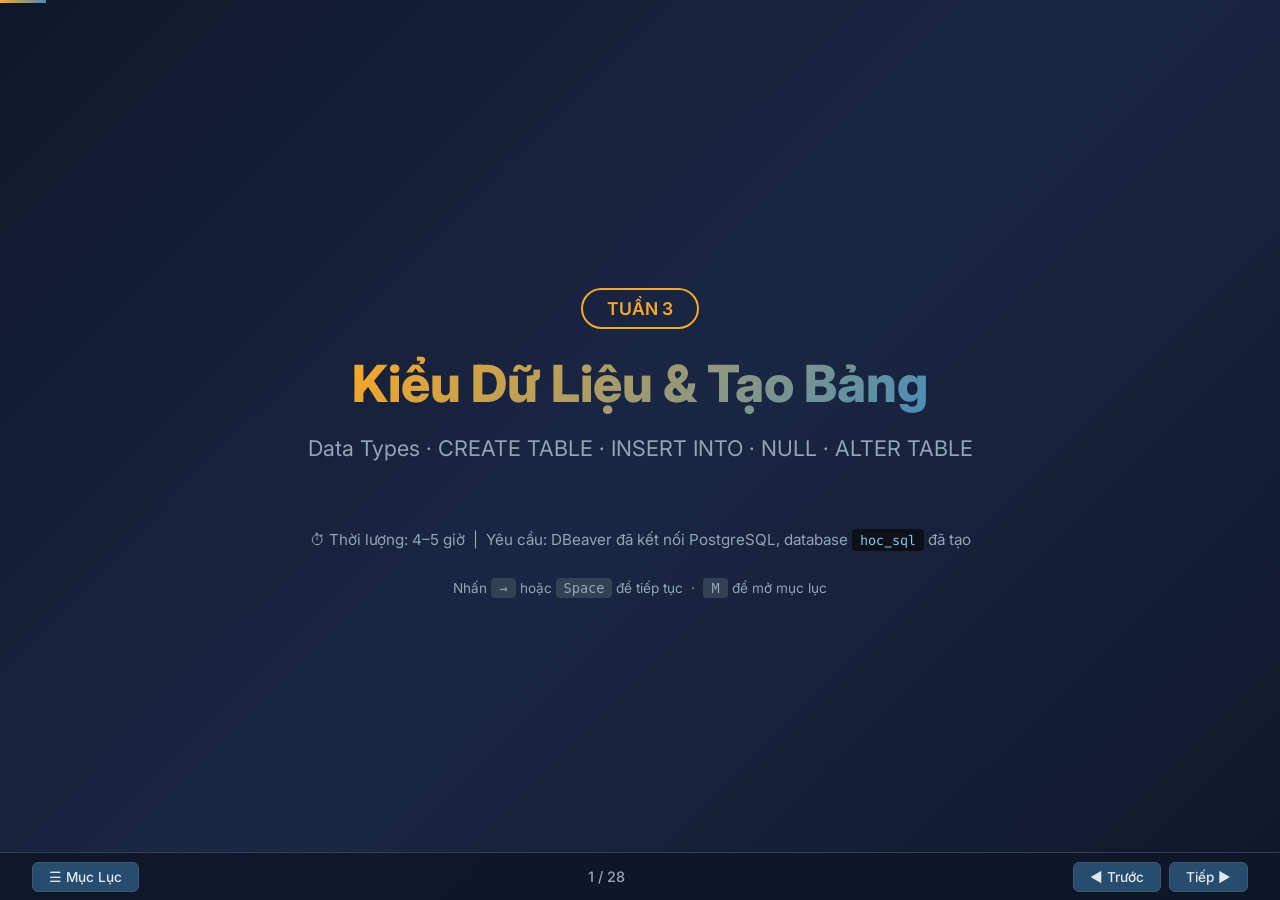
<file: docs/Slides/03.Datatype_and_Table_slides.html>
﻿<!DOCTYPE html>
<html lang="vi">
<head>
    <meta charset="UTF-8">
    <meta name="viewport" content="width=device-width, initial-scale=1.0">
    <title>Tuần 3: Kiểu Dữ Liệu & Tạo Bảng — PostgreSQL</title>
    <link rel="stylesheet" href="slides.css">
</head>
<body>

<div class="progress-bar" id="progressBar"></div>

<!-- ▸▸▸ TOC Overlay ◂◂◂ -->
<div class="toc-overlay" id="tocOverlay" onclick="closeTOC()">
    <div class="toc-panel" onclick="event.stopPropagation()">
        <h3>📑 Mục Lục</h3>
        <a href="#" class="section-header" onclick="goSlide(0)">Trang bìa</a>
        <a href="#" onclick="goSlide(1)">Mục tiêu tuần 3</a>
        <a href="#" onclick="goSlide(2)">Mở đầu — Thiết kế bảng</a>

        <a href="#" class="section-header" onclick="goSlide(3)">3.1 Kiểu Dữ Liệu</a>
        <a href="#" onclick="goSlide(3)">Tại sao cần kiểu dữ liệu?</a>
        <a href="#" onclick="goSlide(4)">8 kiểu thiết yếu</a>
        <a href="#" onclick="goSlide(5)">INTEGER — Số nguyên</a>
        <a href="#" onclick="goSlide(6)">SERIAL — Số tự tăng</a>
        <a href="#" onclick="goSlide(7)">NUMERIC — Số thập phân chính xác</a>
        <a href="#" onclick="goSlide(8)">VARCHAR & TEXT — Chuỗi ký tự</a>
        <a href="#" onclick="goSlide(9)">DATE & TIMESTAMP — Ngày giờ</a>
        <a href="#" onclick="goSlide(10)">BOOLEAN — Đúng / Sai</a>
        <a href="#" onclick="goSlide(11)">Bảng tra cứu nhanh</a>

        <a href="#" class="section-header" onclick="goSlide(12)">3.2 CREATE TABLE</a>
        <a href="#" onclick="goSlide(12)">Cú pháp cơ bản</a>
        <a href="#" onclick="goSlide(13)">PRIMARY KEY & NOT NULL</a>
        <a href="#" onclick="goSlide(14)">UNIQUE, DEFAULT, CHECK</a>
        <a href="#" onclick="goSlide(15)">Ví dụ hoàn chỉnh</a>

        <a href="#" class="section-header" onclick="goSlide(16)">3.3 INSERT INTO</a>
        <a href="#" onclick="goSlide(16)">Cú pháp INSERT</a>
        <a href="#" onclick="goSlide(17)">INSERT nhiều hàng & RETURNING</a>
        <a href="#" onclick="goSlide(18)">Lỗi INSERT thường gặp</a>

        <a href="#" class="section-header" onclick="goSlide(19)">3.4 NULL</a>
        <a href="#" onclick="goSlide(19)">NULL là gì?</a>
        <a href="#" onclick="goSlide(20)">NULL trong phép tính</a>
        <a href="#" onclick="goSlide(21)">COALESCE & NULLIF</a>

        <a href="#" class="section-header" onclick="goSlide(22)">3.5 ALTER TABLE</a>
        <a href="#" onclick="goSlide(22)">Thêm/Xóa cột</a>
        <a href="#" onclick="goSlide(23)">Đổi tên, kiểu & Constraints</a>

        <a href="#" class="section-header" onclick="goSlide(24)">3.6 DROP TABLE & TRUNCATE</a>

        <a href="#" class="section-header" onclick="goSlide(25)">3.7 Xem cấu trúc bảng</a>

        <a href="#" class="section-header" onclick="goSlide(26)">Tóm tắt & Excel ↔ PostgreSQL</a>
        <a href="#" onclick="goSlide(27)">Cầu nối sang Tuần 4</a>
    </div>
</div>

<div class="slide-deck" id="deck">

<!-- ════════════════════ SLIDE 0: TITLE ════════════════════ -->
<div class="slide title-slide active">
    <div class="week-badge">TUẦN 3</div>
    <h1>Kiểu Dữ Liệu & Tạo Bảng</h1>
    <p class="subtitle">Data Types · CREATE TABLE · INSERT INTO · NULL · ALTER TABLE</p>
    <p style="margin-top: 32px; color: var(--text-dim); font-size: 0.95rem;">
        ⏱ Thời lượng: 4–5 giờ &nbsp;|&nbsp; Yêu cầu: DBeaver đã kết nối PostgreSQL, database <code>hoc_sql</code> đã tạo
    </p>
    <p style="margin-top: 24px; color: var(--text-dim); font-size: 0.85rem;">
        Nhấn <kbd style="background:#334155;padding:2px 8px;border-radius:4px;">→</kbd> hoặc <kbd style="background:#334155;padding:2px 8px;border-radius:4px;">Space</kbd> để tiếp tục &nbsp;·&nbsp;
        <kbd style="background:#334155;padding:2px 8px;border-radius:4px;">M</kbd> để mở mục lục
    </p>
</div>

<!-- ════════════════════ SLIDE 1: MỤC TIÊU ════════════════════ -->
<div class="slide">
    <h2>🎯 Mục Tiêu Tuần 3</h2>
    <div class="columns-2">
        <div>
            <div class="card" style="margin-bottom:16px;">
                <p>✅ Hiểu và <strong>chọn đúng kiểu dữ liệu</strong> cho từng cột</p>
            </div>
            <div class="card" style="margin-bottom:16px;">
                <p>✅ <strong>Tạo bảng</strong> với đầy đủ ràng buộc — <code>CREATE TABLE</code></p>
            </div>
            <div class="card" style="margin-bottom:16px;">
                <p>✅ <strong>Nhập dữ liệu</strong> vào bảng — <code>INSERT INTO</code></p>
            </div>
        </div>
        <div>
            <div class="card" style="margin-bottom:16px;">
                <p>✅ Hiểu giá trị <strong>NULL</strong> và cách xử lý</p>
            </div>
            <div class="card" style="margin-bottom:16px;">
                <p>✅ <strong>Chỉnh sửa cấu trúc</strong> bảng — <code>ALTER TABLE</code></p>
            </div>
            <div class="card" style="margin-bottom:16px;">
                <p>✅ Xem thông tin cấu trúc bảng trong <strong>DBeaver</strong></p>
            </div>
        </div>
    </div>
    <div class="card excel" style="margin-top:16px;">
        <p>📊 <strong>Tương đương Excel:</strong> Tuần này giống như bạn đang <em>thiết kế form nhập liệu</em> — đặt tên cột, quy định kiểu dữ liệu, rồi nhập dữ liệu vào sheet.</p>
    </div>
</div>

<!-- ════════════════════ SLIDE 2: MỞ ĐẦU ════════════════════ -->
<div class="slide">
    <h2>📝 Tạo Bảng = Thiết Kế Form Nhập Liệu</h2>
    <p style="margin-bottom:20px;">Hãy nghĩ về việc tạo bảng trong database như <strong>thiết kế một form nhập liệu</strong> trong Excel:</p>

    <div class="columns-2">
        <div class="card">
            <h3>Bạn phải quyết định:</h3>
            <ul>
                <li>Có <strong>bao nhiêu cột</strong> (trường)?</li>
                <li>Mỗi cột chứa <strong>loại thông tin gì</strong>?</li>
                <li>Cột nào <strong>bắt buộc</strong>, cột nào <strong>có thể để trống</strong>?</li>
                <li>Giá trị nào <strong>hợp lệ</strong>, giá trị nào bị chặn?</li>
            </ul>
        </div>
        <div class="card warning">
            <h3>⚡ Khác biệt lớn với Excel</h3>
            <p style="margin-top:8px;">Trong Excel: gõ <strong>bất cứ gì</strong> vào bất kỳ ô nào → không ai phàn nàn.</p>
            <p style="margin-top:12px;">Trong Database: mỗi cột được <strong>ràng buộc nghiêm ngặt</strong> → đây là <span class="text-success">sức mạnh</span>, không phải hạn chế!</p>
        </div>
    </div>

    <div class="diagram" style="margin-top: 24px;">
        <div class="box">📊 Excel<br><small>Gõ tự do</small></div>
        <div class="arrow">→</div>
        <div class="box" style="border-color: var(--accent);">🛡️ Database<br><small>Kiểm soát chặt</small></div>
        <div class="arrow">=</div>
        <div class="box" style="border-color: var(--success);">✅ Dữ liệu sạch<br><small>Không lỗi</small></div>
    </div>
</div>

<!-- ════════════════════ SLIDE 3: SECTION 3.1 — TẠI SAO KIỂU DỮ LIỆU ════════════════════ -->
<div class="slide section-slide">
    <div class="section-num">3.1</div>
    <h1>Kiểu Dữ Liệu (Data Types)</h1>
    <p class="subtitle">Tại sao phải khai báo kiểu dữ liệu?</p>
</div>

<!-- ════════════════════ SLIDE 4: TỔNG QUAN 8 KIỂU ════════════════════ -->
<div class="slide">
    <h2>8 Kiểu Dữ Liệu Thiết Yếu — Dùng Hằng Ngày</h2>
    <p class="text-dim" style="margin-bottom: 16px;">Học kỹ 8 kiểu này trước — chúng đủ để xây dựng phần lớn các bảng bạn cần.</p>

    <table>
        <thead>
            <tr>
                <th>Nhóm</th>
                <th>Kiểu dữ liệu</th>
                <th>Dùng khi nào</th>
                <th>Excel tương đương</th>
            </tr>
        </thead>
        <tbody>
            <tr>
                <td rowspan="2"><strong>Số nguyên</strong></td>
                <td><code>INTEGER</code></td>
                <td>Id, số lượng — <em>mặc định</em></td>
                <td>Số nguyên</td>
            </tr>
            <tr>
                <td><code>SERIAL</code></td>
                <td>Cột id tự tăng</td>
                <td>Fill Series tự động</td>
            </tr>
            <tr>
                <td><strong>Số thập phân</strong></td>
                <td><code>NUMERIC(p,s)</code></td>
                <td><span class="text-warning">Tiền tệ, kế toán</span></td>
                <td>Number (decimal)</td>
            </tr>
            <tr>
                <td rowspan="2"><strong>Chuỗi</strong></td>
                <td><code>VARCHAR(n)</code></td>
                <td>Tên, email, địa chỉ</td>
                <td>Text giới hạn</td>
            </tr>
            <tr>
                <td><code>TEXT</code></td>
                <td>Mô tả dài, ghi chú</td>
                <td>Text tự do</td>
            </tr>
            <tr>
                <td rowspan="2"><strong>Ngày / Giờ</strong></td>
                <td><code>DATE</code></td>
                <td>Ngày sinh, ngày hết hạn</td>
                <td>Date format</td>
            </tr>
            <tr>
                <td><code>TIMESTAMP</code></td>
                <td>Ghi log, thời gian tạo</td>
                <td>Date + Time</td>
            </tr>
            <tr>
                <td><strong>Đúng / Sai</strong></td>
                <td><code>BOOLEAN</code></td>
                <td>Trạng thái, cờ bật/tắt</td>
                <td>TRUE / FALSE</td>
            </tr>
        </tbody>
    </table>
</div>

<!-- ════════════════════ SLIDE 5: INTEGER ════════════════════ -->
<div class="slide">
    <h2>🔢 INTEGER (INT) — Số Nguyên Thông Dụng Nhất</h2>
    <div class="columns-2">
        <div>
            <pre><span class="keyword">CREATE TABLE</span> vi_du (
    id          <span class="type">INTEGER</span>,
    so_luong    <span class="type">INTEGER</span>,
    nam_sinh    <span class="type">INTEGER</span>
);</pre>

            <table style="margin-top:16px;">
                <tr><th>Thuộc tính</th><th>Giá trị</th></tr>
                <tr><td>Bộ nhớ</td><td>4 bytes</td></tr>
                <tr><td>Phạm vi</td><td>±2.1 tỷ</td></tr>
                <tr><td>Dùng khi nào</td><td><strong>Mặc định cho hầu hết trường hợp</strong></td></tr>
            </table>
        </div>
        <div>
            <div class="card tip">
                <h3>💡 Quy tắc ngón tay cái</h3>
                <p>Khi không chắc nên dùng kiểu số nào → chọn <code>INTEGER</code></p>
            </div>
            <div class="card" style="margin-top:16px;">
                <h3>Ví dụ thực tế:</h3>
                <ul>
                    <li>Id bảng</li>
                    <li>Số lượng hàng tồn kho</li>
                    <li>Năm sinh</li>
                    <li>Điểm số (1-100)</li>
                </ul>
            </div>
            <div class="card info" style="margin-top:16px;">
                <p>⚠️ Số điện thoại bắt đầu bằng <code>0</code> → nên dùng <code>VARCHAR</code> thay vì INTEGER!</p>
            </div>
        </div>
    </div>
</div>

<!-- ════════════════════ SLIDE 6: SERIAL ════════════════════ -->
<div class="slide">
    <h2>🔄 SERIAL — Số Tự Tăng (Auto Increment)</h2>
    <div class="columns-2">
        <div>
            <pre><span class="comment">-- Khi bạn viết:</span>
id <span class="type">SERIAL</span> <span class="keyword">PRIMARY KEY</span>

<span class="comment">-- PostgreSQL thực ra tạo:</span>
<span class="keyword">CREATE SEQUENCE</span> nhan_vien_id_seq;
id <span class="type">INTEGER</span> <span class="keyword">NOT NULL</span>
   <span class="keyword">DEFAULT</span> <span class="func">nextval</span>(<span class="string">'nhan_vien_id_seq'</span>)
   <span class="keyword">PRIMARY KEY</span></pre>

            <div class="card warning" style="margin-top:16px;">
                <p>⚠️ <strong>SERIAL không lấp đầy số bị thiếu!</strong></p>
                <p style="margin-top:8px;">Xóa id = 3 → id tiếp theo vẫn là 4, không quay lại 3.</p>
                <pre style="margin-top:8px;font-size:0.85rem;">id: 1, 2, 4, 5, 7 ... <span class="comment">← Hoàn toàn ổn!</span></pre>
            </div>
        </div>
        <div>
            <div class="card excel">
                <h3>📊 So sánh Excel</h3>
                <pre style="font-size:0.85rem;margin-top:8px;">Excel (thủ công):
┌────┬──────────┐
│ 1  │ Trần Mai │   ← Bạn tự gõ STT
│ 2  │ Nguyễn An│
│ 3  │ Lê Bình  │
└────┴──────────┘

PostgreSQL SERIAL (tự động):
INSERT → id = 1  ← Tự động!
INSERT → id = 2  ← Tự động!
INSERT → id = 3  ← Tự động!</pre>
            </div>
        </div>
    </div>
</div>

<!-- ════════════════════ SLIDE 7: NUMERIC ════════════════════ -->
<div class="slide">
    <h2>💰 NUMERIC(p, s) — Chính Xác Tuyệt Đối</h2>
    <p style="margin-bottom:16px;" class="text-dim">Dùng cho <strong>tiền tệ, kế toán</strong> — bất kỳ số nào cần chính xác 100%.</p>

    <div class="columns-2">
        <div>
            <pre><span class="type">NUMERIC</span>(<span class="number">10</span>, <span class="number">2</span>)
         ↑   ↑
         p   s
<span class="comment">-- p = tổng số chữ số</span>
<span class="comment">-- s = chữ số sau dấu thập phân</span>

<span class="comment">-- Ví dụ hợp lệ:</span>
<span class="number">12345678.99</span>  <span class="comment">← 8+2=10 chữ số ✅</span>

<span class="comment">-- Ví dụ bị lỗi:</span>
<span class="number">123456789.99</span> <span class="comment">← 9+2=11 > p=10 ❌</span></pre>

            <div class="card warning" style="margin-top:12px;">
                <p>⚠️ <strong>KHÔNG dùng REAL hay DOUBLE</strong> cho tiền tệ — chúng có lỗi làm tròn!</p>
            </div>
        </div>
        <div>
            <h3>Gợi ý cho các trường hợp thường gặp:</h3>
            <table>
                <tr><th>Trường hợp</th><th>Kiểu gợi ý</th></tr>
                <tr><td>Lương (VNĐ)</td><td><code>NUMERIC(12, 2)</code></td></tr>
                <tr><td>Giá sản phẩm</td><td><code>NUMERIC(10, 2)</code></td></tr>
                <tr><td>Tỷ lệ %</td><td><code>NUMERIC(5, 2)</code></td></tr>
                <tr><td>Tọa độ GPS</td><td><code>NUMERIC(10, 7)</code></td></tr>
            </table>

            <pre style="margin-top:12px;"><span class="comment">-- Ví dụ khai báo:</span>
luong       <span class="type">NUMERIC</span>(<span class="number">12</span>, <span class="number">2</span>),
ty_le_chiet <span class="type">NUMERIC</span>(<span class="number">5</span>, <span class="number">4</span>)</pre>
        </div>
    </div>
</div>

<!-- ════════════════════ SLIDE 8: VARCHAR & TEXT ════════════════════ -->
<div class="slide">
    <h2>📝 VARCHAR(n) & TEXT — Chuỗi Ký Tự</h2>
    <div class="compare">
        <div>
            <h3>VARCHAR(n) — Có giới hạn</h3>
            <pre><span class="comment">-- Giới hạn tối đa n ký tự</span>
ho_ten   <span class="type">VARCHAR</span>(<span class="number">100</span>),
email    <span class="type">VARCHAR</span>(<span class="number">150</span>),
dia_chi  <span class="type">VARCHAR</span>(<span class="number">255</span>)</pre>
            <p style="margin-top:12px;">✅ Database <strong>tự kiểm tra</strong> và từ chối nếu vượt quá n ký tự</p>
            <p style="margin-top:8px;">✅ n là ràng buộc nghiệp vụ: <em>"email tối đa 150 ký tự"</em></p>
            <pre style="margin-top:12px;font-size:0.85rem;"><span class="comment">-- Quá dài → Lỗi!</span>
<span class="comment">-- ho_ten VARCHAR(10)</span>
<span class="string">'Nguyễn Văn An Toàn Bình'</span> <span class="comment">← 22 ký tự > 10 ❌</span></pre>
        </div>
        <div>
            <h3>TEXT — Không giới hạn</h3>
            <pre><span class="comment">-- Lưu bao nhiêu cũng được (~1 GB)</span>
mo_ta     <span class="type">TEXT</span>,
noi_dung  <span class="type">TEXT</span>,
ghi_chu   <span class="type">TEXT</span></pre>
            <p style="margin-top:12px;">✅ Không biết trước độ dài tối đa</p>
            <p style="margin-top:8px;">✅ Nội dung có thể rất dài (mô tả, bình luận)</p>
            <div class="card tip" style="margin-top:16px;">
                <p>💡 <strong>Hiệu năng:</strong> TEXT và VARCHAR <em>không khác nhau</em> về tốc độ trong PostgreSQL.</p>
            </div>
        </div>
    </div>
    <div class="card excel" style="margin-top:12px;">
        <p>📊 <strong>Excel:</strong> <code>VARCHAR(n)</code> = Data Validation "text length ≤ n" &nbsp;·&nbsp; <code>TEXT</code> = Ô không giới hạn (General)</p>
    </div>
</div>

<!-- ════════════════════ SLIDE 9: DATE & TIMESTAMP ════════════════════ -->
<div class="slide">
    <h2>📅 DATE & TIMESTAMP — Ngày Tháng & Thời Gian</h2>
    <div class="compare">
        <div>
            <h3>DATE — Chỉ ngày</h3>
            <pre>ngay_sinh    <span class="type">DATE</span>,
ngay_het_han <span class="type">DATE</span></pre>
            <p style="margin:12px 0;">Format: <code>'YYYY-MM-DD'</code> (ISO 8601)</p>
            <pre style="font-size:0.85rem;"><span class="string">'2024-01-15'</span>   <span class="comment">← 15/1/2024 ✅</span>
<span class="string">'2024-02-29'</span>   <span class="comment">← Năm nhuận ✅</span>
<span class="string">'2023-02-29'</span>   <span class="comment">← LỖI! ❌</span>
<span class="string">'2024-13-01'</span>   <span class="comment">← Tháng 13 ❌</span></pre>
            <div class="card info" style="margin-top:12px;font-size:0.9rem;">
                <p>💡 Dùng <code>'YYYY-MM-DD'</code> để không bao giờ nhầm DD/MM với MM/DD!</p>
            </div>
        </div>
        <div>
            <h3>TIMESTAMP — Ngày + Giờ</h3>
            <pre>ngay_vao <span class="type">TIMESTAMP</span> <span class="keyword">DEFAULT</span> <span class="func">NOW</span>()</pre>
            <p style="margin:12px 0;">Format: <code>'YYYY-MM-DD HH:MM:SS'</code></p>
            <pre style="font-size:0.85rem;"><span class="string">'2024-01-15 14:30:00'</span>     <span class="comment">✅</span>
<span class="string">'2024-01-15 14:30:59.123'</span> <span class="comment">✅</span></pre>
            <div class="card" style="margin-top:16px;">
                <h3>🧮 Phép tính với DATE</h3>
                <pre style="font-size:0.85rem;"><span class="comment">-- Tính số ngày giữa 2 ngày</span>
<span class="string">'2024-12-31'</span>::DATE - <span class="string">'2024-01-01'</span>::DATE
<span class="comment">-- → 365</span>

<span class="comment">-- Ngày hôm nay</span>
<span class="keyword">SELECT</span> <span class="func">CURRENT_DATE</span>;</pre>
            </div>
        </div>
    </div>
</div>

<!-- ════════════════════ SLIDE 10: BOOLEAN ════════════════════ -->
<div class="slide">
    <h2>✅ BOOLEAN — Đúng / Sai / Chưa Biết</h2>
    <div class="columns-2">
        <div>
            <pre>dang_lam       <span class="type">BOOLEAN</span> <span class="keyword">DEFAULT</span> <span class="keyword">TRUE</span>,
da_thanh_toan  <span class="type">BOOLEAN</span> <span class="keyword">DEFAULT</span> <span class="keyword">FALSE</span>,
la_vip         <span class="type">BOOLEAN</span></pre>

            <table style="margin-top:16px;">
                <tr><th>Giá trị</th><th>Các cách viết</th></tr>
                <tr><td class="text-success" style="font-weight:600;">TRUE</td><td><code>TRUE</code>, <code>'yes'</code>, <code>'1'</code>, <code>'on'</code></td></tr>
                <tr><td class="text-danger" style="font-weight:600;">FALSE</td><td><code>FALSE</code>, <code>'no'</code>, <code>'0'</code>, <code>'off'</code></td></tr>
                <tr><td class="text-dim" style="font-weight:600;">NULL</td><td><code>NULL</code> (không biết)</td></tr>
            </table>

            <pre style="margin-top:16px;"><span class="comment">-- Lọc nhân viên đang làm</span>
<span class="keyword">WHERE</span> dang_lam = <span class="keyword">TRUE</span>
<span class="comment">-- hoặc ngắn gọn:</span>
<span class="keyword">WHERE</span> dang_lam

<span class="comment">-- Lọc nhân viên đã nghỉ</span>
<span class="keyword">WHERE NOT</span> dang_lam</pre>
        </div>
        <div>
            <div class="card warning">
                <h3>⚠️ NULL ≠ FALSE</h3>
                <div style="margin-top:12px;font-size:1rem;">
                    <p><span class="text-success" style="font-weight:700;">TRUE</span> = Đúng, có, bật</p>
                    <p><span class="text-danger" style="font-weight:700;">FALSE</span> = Sai, không, tắt</p>
                    <p><span class="text-dim" style="font-weight:700;">NULL</span> = <strong>Không biết</strong> (chưa xác định)</p>
                </div>
                <div style="margin-top:16px;background:var(--bg-code);padding:12px;border-radius:8px;font-size:0.9rem;">
                    <p>Cột <code>da_gui_email</code>:</p>
                    <p style="margin-top:4px;">• TRUE → Đã gửi</p>
                    <p>• FALSE → Chưa gửi <em>(biết chắc)</em></p>
                    <p>• NULL → Chưa biết <em>(không xác định)</em></p>
                </div>
            </div>
            <div class="card excel" style="margin-top:16px;">
                <p>📊 <strong>Excel:</strong> Ô chứa TRUE/FALSE dùng trong hàm IF().</p>
            </div>
        </div>
    </div>
</div>

<!-- ════════════════════ SLIDE 11: BẢNG TRA CỨU NHANH ════════════════════ -->
<div class="slide">
    <h2>📋 Bảng Tra Cứu Nhanh — Chọn Kiểu Dữ Liệu</h2>
    <table style="font-size:1.1rem;">
        <thead>
            <tr>
                <th style="width:55%;">Câu hỏi cần trả lời</th>
                <th>→ Kiểu dữ liệu nên dùng</th>
            </tr>
        </thead>
        <tbody>
            <tr><td>Cột id tự tăng?</td><td><code>SERIAL</code></td></tr>
            <tr><td>Số nguyên thông thường?</td><td><code>INTEGER</code></td></tr>
            <tr><td>Tiền tệ, giá cả <span class="text-warning">(cần chính xác)</span>?</td><td><code>NUMERIC(p, s)</code></td></tr>
            <tr><td>Tên người, email (giới hạn độ dài)?</td><td><code>VARCHAR(n)</code></td></tr>
            <tr><td>Mô tả, ghi chú dài?</td><td><code>TEXT</code></td></tr>
            <tr><td>Chỉ lưu ngày?</td><td><code>DATE</code></td></tr>
            <tr><td>Lưu ngày + giờ?</td><td><code>TIMESTAMP</code></td></tr>
            <tr><td>Đúng / Sai?</td><td><code>BOOLEAN</code></td></tr>
        </tbody>
    </table>
    <div class="card tip" style="margin-top:24px;">
        <p>💡 <strong>Mẹo:</strong> Không chắc → dùng <code>INTEGER</code> cho số, <code>VARCHAR(255)</code> cho chuỗi, <code>DATE</code> cho ngày. Bạn luôn có thể đổi sau bằng <code>ALTER TABLE</code>!</p>
    </div>
</div>

<!-- ════════════════════ SLIDE 12: SECTION 3.2 — CREATE TABLE ════════════════════ -->
<div class="slide">
    <div class="section-num" style="font-size:3rem;opacity:0.3;color:var(--accent);text-align:center;">3.2</div>
    <h2 style="text-align:center;">Tạo Bảng — CREATE TABLE</h2>
    <div class="columns-2" style="margin-top:24px;">
        <div>
            <h3>Cú pháp cơ bản</h3>
            <pre><span class="keyword">CREATE TABLE</span> ten_bang (
    ten_cot_1  <span class="type">kieu_du_lieu</span>  [rang_buoc],
    ten_cot_2  <span class="type">kieu_du_lieu</span>  [rang_buoc],
    ...
);</pre>
            <div class="card" style="margin-top:16px;">
                <h3>📏 Quy tắc đặt tên</h3>
                <ul>
                    <li>Chữ thường, snake_case: <code>nhan_vien</code>, <code>ho_ten</code></li>
                    <li>Không dùng dấu cách, ký tự đặc biệt</li>
                    <li>Không dùng từ khóa SQL (SELECT, FROM...)</li>
                    <li>Tên có ý nghĩa, đọc là hiểu ngay</li>
                </ul>
            </div>
        </div>
        <div>
            <h3>Tránh lỗi khi chạy lại</h3>
            <pre><span class="keyword">CREATE TABLE IF NOT EXISTS</span> nhan_vien (
    ...
);</pre>
            <p style="margin-top:12px;">Nếu bảng đã tồn tại → <strong>bỏ qua</strong>, không báo lỗi.</p>

            <div class="card excel" style="margin-top:16px;">
                <h3>📊 Excel tương đương</h3>
                <p style="margin-top:8px;">Tạo sheet mới → đặt tên header cho từng cột → quy định loại dữ liệu mỗi cột (Data Validation).</p>
            </div>
        </div>
    </div>
</div>

<!-- ════════════════════ SLIDE 13: CONSTRAINTS 1 ════════════════════ -->
<div class="slide">
    <h2>🔒 Ràng Buộc (Constraints) — Phần 1</h2>
    <p class="text-dim" style="margin-bottom:20px;">Quy tắc bắt buộc áp đặt lên cột — PostgreSQL <strong>tự động kiểm tra</strong> và từ chối vi phạm.</p>

    <div class="compare">
        <div>
            <h3>🔑 PRIMARY KEY — Khóa Chính</h3>
            <pre><span class="keyword">id</span>  <span class="type">SERIAL</span>  <span class="keyword">PRIMARY KEY</span></pre>
            <ul style="margin-top:12px;">
                <li>Mỗi bảng chỉ có <strong>một</strong> PRIMARY KEY</li>
                <li>Giá trị phải <strong>duy nhất</strong> — không trùng</li>
                <li>Giá trị <strong>không được NULL</strong></li>
                <li>Tự tạo index → tìm kiếm <em>rất nhanh</em></li>
            </ul>
            <pre style="margin-top:12px;font-size:0.85rem;"><span class="comment">-- Trùng id → Lỗi!</span>
<span class="keyword">INSERT</span> ... <span class="keyword">VALUES</span> (<span class="number">1</span>, <span class="string">'Mai'</span>);
<span class="keyword">INSERT</span> ... <span class="keyword">VALUES</span> (<span class="number">1</span>, <span class="string">'An'</span>); <span class="comment">← ❌ duplicate key</span></pre>
            <p style="margin-top:8px;font-size:0.9rem;" class="text-dim">📊 Excel: Cột "Mã NV" không ai được trùng — nhưng Excel không tự kiểm tra!</p>
        </div>
        <div>
            <h3>🚫 NOT NULL — Bắt Buộc Có Giá Trị</h3>
            <pre>ho_ten  <span class="type">VARCHAR</span>(<span class="number">100</span>)  <span class="keyword">NOT NULL</span></pre>
            <ul style="margin-top:12px;">
                <li>Cột <strong>bắt buộc</strong> phải có giá trị khi INSERT</li>
                <li>Không truyền giá trị → <span class="text-danger">báo lỗi</span></li>
            </ul>
            <pre style="margin-top:12px;font-size:0.85rem;"><span class="comment">-- Không có ho_ten → Lỗi!</span>
<span class="keyword">INSERT INTO</span> nhan_vien (phong_ban)
<span class="keyword">VALUES</span> (<span class="string">'IT'</span>);
<span class="comment">-- ❌ null value violates not-null</span></pre>
            <div class="card info" style="margin-top:16px;font-size:0.9rem;">
                <p>📌 <strong>Mặc định:</strong> Không khai báo gì → cột <em>được phép NULL</em> (có thể để trống).</p>
            </div>
            <p style="margin-top:8px;font-size:0.9rem;" class="text-dim">📊 Excel: Ô bôi đỏ trong form — "trường bắt buộc".</p>
        </div>
    </div>
</div>

<!-- ════════════════════ SLIDE 14: CONSTRAINTS 2 ════════════════════ -->
<div class="slide">
    <h2>🔒 Ràng Buộc (Constraints) — Phần 2</h2>
    <div class="slide-content">
        <div class="columns-3">
            <div class="card">
                <h3>🔐 UNIQUE</h3>
                <p style="font-size:0.9rem;margin-bottom:8px;">Giá trị không được trùng</p>
                <pre style="font-size:0.8rem;">email <span class="type">VARCHAR</span>(<span class="number">150</span>) <span class="keyword">UNIQUE</span></pre>
                <ul style="margin-top:8px;font-size:0.85rem;">
                    <li>Mỗi giá trị xuất hiện <strong>tối đa 1 lần</strong></li>
                    <li>Cho phép nhiều NULL</li>
                    <li>Một bảng có thể có <strong>nhiều</strong> UNIQUE</li>
                </ul>
                <p style="margin-top:8px;font-size:0.8rem;" class="text-dim">📊 Excel: COUNTIF($A:$A,A1)=1</p>
            </div>
            <div class="card">
                <h3>📋 DEFAULT</h3>
                <p style="font-size:0.9rem;margin-bottom:8px;">Giá trị mặc định</p>
                <pre style="font-size:0.8rem;">dang_lam <span class="type">BOOLEAN</span>
  <span class="keyword">DEFAULT</span> <span class="keyword">TRUE</span>,
ngay_vao <span class="type">TIMESTAMP</span>
  <span class="keyword">DEFAULT</span> <span class="func">NOW</span>()</pre>
                <ul style="margin-top:8px;font-size:0.85rem;">
                    <li>Không truyền giá trị → <strong>tự dùng DEFAULT</strong></li>
                    <li>Có thể là: hằng số, hàm, biểu thức</li>
                </ul>
                <p style="margin-top:8px;font-size:0.8rem;" class="text-dim">📊 Excel: Ô đã có sẵn giá trị</p>
            </div>
            <div class="card">
                <h3>✅ CHECK</h3>
                <p style="font-size:0.9rem;margin-bottom:8px;">Ràng buộc điều kiện tùy chỉnh</p>
                <pre style="font-size:0.8rem;">luong <span class="type">NUMERIC</span>(<span class="number">12</span>,<span class="number">2</span>)
  <span class="keyword">CHECK</span> (luong >= <span class="number">0</span>),
diem  <span class="type">INTEGER</span>
  <span class="keyword">CHECK</span> (diem <span class="keyword">BETWEEN</span>
        <span class="number">1</span> <span class="keyword">AND</span> <span class="number">5</span>)</pre>
                <ul style="margin-top:8px;font-size:0.85rem;">
                    <li>Điều kiện sai → <span class="text-danger">từ chối</span></li>
                    <li><strong>Không thể bỏ qua</strong></li>
                </ul>
                <p style="margin-top:8px;font-size:0.8rem;" class="text-dim">📊 Excel: Custom Formula validation</p>
            </div>
        </div>

        <div class="card info" style="margin-top:16px;">
            <h3>🔗 FOREIGN KEY — Khóa Ngoại (Giới thiệu)</h3>
            <div class="columns-2" style="margin-top:8px;">
                <div>
                    <pre style="font-size:0.85rem;">phong_ban_id <span class="type">INTEGER</span> <span class="keyword">REFERENCES</span> phong_ban(id)</pre>
                    <p style="font-size:0.9rem;margin-top:8px;">Đảm bảo giá trị <strong>tồn tại</strong> trong bảng khác. Sẽ học chi tiết ở <strong>Tuần 7 (JOIN)</strong>.</p>
                </div>
                <div>
                    <p style="font-size:0.9rem;">📊 <strong>Excel:</strong> Giống VLOOKUP kiểm tra giá trị có tồn tại trong danh sách tham chiếu không.</p>
                </div>
            </div>
        </div>
    </div>
</div>

<!-- ════════════════════ SLIDE 15: VÍ DỤ HOÀN CHỈNH ════════════════════ -->
<div class="slide">
    <h2>🏗️ Ví Dụ CREATE TABLE Hoàn Chỉnh</h2>
    <div class="slide-content">
        <div class="columns-2">
            <div>
                <h3>Bảng nhan_vien</h3>
                <pre style="font-size:0.82rem;"><span class="keyword">CREATE TABLE</span> nhan_vien (
  id        <span class="type">SERIAL</span>         <span class="keyword">PRIMARY KEY</span>,
  ho_ten    <span class="type">VARCHAR</span>(<span class="number">100</span>)   <span class="keyword">NOT NULL</span>,
  phong_ban <span class="type">VARCHAR</span>(<span class="number">50</span>),
  luong     <span class="type">NUMERIC</span>(<span class="number">12</span>,<span class="number">2</span>)  <span class="keyword">CHECK</span> (luong >= <span class="number">0</span>),
  ngay_sinh <span class="type">DATE</span>,
  email     <span class="type">VARCHAR</span>(<span class="number">150</span>)   <span class="keyword">UNIQUE</span>,
  ngay_vao  <span class="type">DATE</span>           <span class="keyword">DEFAULT CURRENT_DATE</span>,
  dang_lam  <span class="type">BOOLEAN</span>        <span class="keyword">DEFAULT TRUE</span>
);</pre>
            </div>
            <div>
                <h3>Bảng san_pham</h3>
                <pre style="font-size:0.82rem;"><span class="keyword">CREATE TABLE</span> san_pham (
  id           <span class="type">SERIAL</span>         <span class="keyword">PRIMARY KEY</span>,
  ten_sp       <span class="type">VARCHAR</span>(<span class="number">200</span>)   <span class="keyword">NOT NULL</span>,
  danh_muc     <span class="type">VARCHAR</span>(<span class="number">100</span>),
  gia          <span class="type">NUMERIC</span>(<span class="number">12</span>,<span class="number">2</span>)  <span class="keyword">NOT NULL</span>
               <span class="keyword">CHECK</span> (gia > <span class="number">0</span>),
  so_luong_ton <span class="type">INTEGER</span>        <span class="keyword">NOT NULL</span>
               <span class="keyword">DEFAULT</span> <span class="number">0</span>
               <span class="keyword">CHECK</span> (so_luong_ton >= <span class="number">0</span>),
  mo_ta        <span class="type">TEXT</span>,
  ngay_nhap    <span class="type">DATE</span>           <span class="keyword">DEFAULT CURRENT_DATE</span>,
  con_ban      <span class="type">BOOLEAN</span>        <span class="keyword">DEFAULT TRUE</span>
);</pre>
            </div>
        </div>
        <div class="card tip" style="margin-top:12px;">
            <p>💡 <strong>Mẫu chung:</strong> <code>id SERIAL PRIMARY KEY</code> + các cột nghiệp vụ + <code>ngay_vao DEFAULT</code> + <code>dang_lam BOOLEAN DEFAULT TRUE</code></p>
        </div>
    </div>
</div>

<!-- ════════════════════ SLIDE 16: SECTION 3.3 — INSERT INTO ════════════════════ -->
<div class="slide">
    <div class="section-num" style="font-size:3rem;opacity:0.3;color:var(--accent);text-align:center;">3.3</div>
    <h2 style="text-align:center;margin-bottom:24px;">Nhập Dữ Liệu — INSERT INTO</h2>
    <div class="columns-2">
        <div>
            <h3>Cú pháp — INSERT một hàng</h3>
            <pre><span class="keyword">INSERT INTO</span> ten_bang (cot_1, cot_2, cot_3)
<span class="keyword">VALUES</span> (gia_tri_1, gia_tri_2, gia_tri_3);</pre>

            <pre style="margin-top:16px;"><span class="comment">-- Ví dụ thực tế:</span>
<span class="keyword">INSERT INTO</span> nhan_vien
  (ho_ten, phong_ban, luong, ngay_sinh, email)
<span class="keyword">VALUES</span>
  (<span class="string">'Trần Thị Mai'</span>,
   <span class="string">'Kế toán'</span>,
   <span class="number">15000000</span>,
   <span class="string">'1995-03-20'</span>,
   <span class="string">'mai.tran@cty.com'</span>);</pre>
        </div>
        <div>
            <div class="card">
                <h3>📏 Lưu ý quan trọng</h3>
                <ul>
                    <li>Thứ tự cột phải <strong>khớp</strong> với thứ tự VALUES</li>
                    <li>Chuỗi & ngày: dấu nháy đơn <code>'...'</code></li>
                    <li>Số: <strong>không</strong> cần dấu nháy</li>
                    <li>Cột có DEFAULT → có thể bỏ qua</li>
                </ul>
            </div>
            <div class="card excel" style="margin-top:16px;">
                <h3>📊 So sánh Excel</h3>
                <p style="margin-top:8px;">Giống gõ dữ liệu vào từng hàng trong sheet — nhưng PostgreSQL <strong>kiểm tra kiểu dữ liệu</strong> trước khi chấp nhận.</p>
            </div>
            <div class="card warning" style="margin-top:16px;font-size:0.9rem;">
                <p>⚠️ <strong>Luôn khai báo rõ tên cột!</strong> Không dùng <code>INSERT INTO ten_bang VALUES (...)</code> vì dễ nhầm và dễ hỏng khi thêm cột mới.</p>
            </div>
        </div>
    </div>
</div>

<!-- ════════════════════ SLIDE 17: INSERT NHIỀU HÀNG & RETURNING ════════════════════ -->
<div class="slide">
    <h2>📥 INSERT Nhiều Hàng & RETURNING</h2>
    <div class="columns-2">
        <div>
            <h3>INSERT nhiều hàng cùng lúc</h3>
            <pre style="font-size:0.82rem;"><span class="keyword">INSERT INTO</span> nhan_vien
  (ho_ten, phong_ban, luong, ngay_sinh, email)
<span class="keyword">VALUES</span>
  (<span class="string">'Trần Thị Mai'</span>,   <span class="string">'Kế toán'</span>,
   <span class="number">15000000</span>, <span class="string">'1995-03-20'</span>, <span class="string">'mai@cty.com'</span>),
  (<span class="string">'Nguyễn Văn An'</span>,  <span class="string">'Kinh doanh'</span>,
   <span class="number">20000000</span>, <span class="string">'1990-07-15'</span>, <span class="string">'an@cty.com'</span>),
  (<span class="string">'Lê Thị Bình'</span>,    <span class="string">'Nhân sự'</span>,
   <span class="number">18000000</span>, <span class="string">'1992-11-03'</span>, <span class="string">'binh@cty.com'</span>),
  (<span class="string">'Hoàng Thị Dung'</span>, <span class="string">'Kế toán'</span>,
   <span class="number">13000000</span>, <span class="string">'1996-09-10'</span>, <span class="keyword">NULL</span>);</pre>
            <div class="card tip" style="margin-top:12px;font-size:0.9rem;">
                <p>💡 Multi-row INSERT <strong>nhanh hơn nhiều</strong> so với INSERT từng hàng — đặc biệt khi nhập hàng nghìn dòng.</p>
            </div>
        </div>
        <div>
            <h3>INSERT với RETURNING</h3>
            <pre><span class="keyword">INSERT INTO</span> nhan_vien
  (ho_ten, phong_ban, luong)
<span class="keyword">VALUES</span>
  (<span class="string">'Nguyễn Mới'</span>, <span class="string">'IT'</span>, <span class="number">18000000</span>)
<span class="keyword">RETURNING</span> id, ho_ten;</pre>

            <div class="card" style="margin-top:12px;">
                <h3>Kết quả trả về:</h3>
                <pre style="font-size:0.9rem;"> id |   ho_ten
----+-------------
  7 | Nguyễn Mới</pre>
                <p style="margin-top:8px;font-size:0.9rem;">Hữu ích khi cần biết <code>id</code> (SERIAL) vừa được tạo ra!</p>
            </div>

            <div class="diagram" style="margin-top:16px;">
                <div class="box">INSERT</div>
                <div class="arrow">→</div>
                <div class="box" style="border-color:var(--success);">RETURNING<br><small>id = 7</small></div>
            </div>
        </div>
    </div>
</div>

<!-- ════════════════════ SLIDE 18: LỖI INSERT THƯỜNG GẶP ════════════════════ -->
<div class="slide">
    <h2>🐛 Lỗi INSERT Thường Gặp</h2>
    <table style="font-size:1rem;">
        <thead>
            <tr>
                <th style="width:40%;">Thông báo lỗi</th>
                <th style="width:30%;">Nguyên nhân</th>
                <th>Ví dụ</th>
            </tr>
        </thead>
        <tbody>
            <tr>
                <td><code class="text-danger" style="font-size:0.85rem;">null value violates not-null constraint</code></td>
                <td>Bỏ qua cột có NOT NULL</td>
                <td>Không nhập <code>ho_ten</code></td>
            </tr>
            <tr>
                <td><code class="text-danger" style="font-size:0.85rem;">invalid input syntax for type date</code></td>
                <td>Sai format ngày</td>
                <td><code>'20/03/1995'</code> thay vì <code>'1995-03-20'</code></td>
            </tr>
            <tr>
                <td><code class="text-danger" style="font-size:0.85rem;">duplicate key value violates unique constraint</code></td>
                <td>Trùng UNIQUE / PRIMARY KEY</td>
                <td>Nhập email đã tồn tại</td>
            </tr>
            <tr>
                <td><code class="text-danger" style="font-size:0.85rem;">new row violates check constraint</code></td>
                <td>Vi phạm CHECK</td>
                <td>Nhập <code>luong = -1</code></td>
            </tr>
            <tr>
                <td><code class="text-danger" style="font-size:0.85rem;">value too long for type character varying(n)</code></td>
                <td>Chuỗi quá dài</td>
                <td>Vượt quá VARCHAR(100)</td>
            </tr>
        </tbody>
    </table>
    <div class="card tip" style="margin-top:24px;">
        <p>💡 <strong>Mẹo đọc lỗi:</strong> PostgreSQL luôn nói rõ cột nào và constraint nào bị vi phạm — đọc kỹ thông báo lỗi là biết cách sửa!</p>
    </div>
</div>

<!-- ════════════════════ SLIDE 19: SECTION 3.4 — NULL ════════════════════ -->
<div class="slide">
    <div class="section-num" style="font-size:3rem;opacity:0.3;color:var(--accent);text-align:center;">3.4</div>
    <h2 style="text-align:center;margin-bottom:24px;">NULL — Ô Trống Đặc Biệt</h2>

    <div class="columns-2">
        <div>
            <div class="card warning" style="margin-bottom:16px;">
                <h3>⚠️ NULL là gì?</h3>
                <p style="margin-top:8px;font-size:1.1rem;"><strong>"Không có giá trị"</strong> — không biết, chưa xác định.</p>
                <p style="margin-top:12px;">NULL ≠ số <code>0</code></p>
                <p>NULL ≠ chuỗi rỗng <code>''</code></p>
                <p>NULL = trạng thái <strong>thiếu dữ liệu</strong></p>
            </div>

            <div class="card excel">
                <h3>📊 So sánh Excel</h3>
                <table style="font-size:0.9rem;margin-top:8px;">
                    <tr><th>Trạng thái</th><th>Excel</th><th>PostgreSQL</th></tr>
                    <tr><td>Có số 0</td><td><code>0</code></td><td><code>0</code></td></tr>
                    <tr><td>Ô trống</td><td><em>(trống)</em></td><td><code>NULL</code></td></tr>
                    <tr><td>Khoảng trắng</td><td><code>' '</code></td><td><code>' '</code></td></tr>
                </table>
            </div>
        </div>
        <div>
            <div class="card" style="margin-bottom:16px;">
                <h3>Ví dụ thực tế:</h3>
                <table style="font-size:0.9rem;">
                    <tr><td>Không có email</td><td>→ email = <code>NULL</code></td></tr>
                    <tr><td>Chưa có lương</td><td>→ luong = <code>NULL</code></td></tr>
                    <tr><td>Giá 0 đồng (free)</td><td>→ gia = <code>0</code> <span class="text-success">(không phải NULL!)</span></td></tr>
                </table>
            </div>

            <div class="card" style="background:rgba(239, 68, 68, 0.1);border:1px solid rgba(239, 68, 68, 0.3);">
                <h3 class="text-danger">❌ SAI — Không dùng = NULL</h3>
                <pre style="font-size:0.85rem;margin-top:8px;"><span class="keyword">WHERE</span> email = <span class="keyword">NULL</span>    <span class="comment">← Luôn rỗng! ❌</span></pre>
                <h3 class="text-success" style="margin-top:12px;">✅ ĐÚNG — Dùng IS NULL</h3>
                <pre style="font-size:0.85rem;margin-top:8px;"><span class="keyword">WHERE</span> email <span class="keyword">IS NULL</span>     <span class="comment">← ✅</span>
<span class="keyword">WHERE</span> email <span class="keyword">IS NOT NULL</span> <span class="comment">← ✅</span></pre>
            </div>
        </div>
    </div>
</div>

<!-- ════════════════════ SLIDE 20: NULL TRONG PHÉP TÍNH ════════════════════ -->
<div class="slide">
    <h2>🔢 NULL Trong Phép Tính</h2>
    <div class="columns-2">
        <div>
            <div class="card warning">
                <h3>Bất kỳ phép tính nào với NULL → NULL</h3>
                <pre style="margin-top:12px;"><span class="keyword">SELECT</span> <span class="number">5</span> + <span class="keyword">NULL</span>;
<span class="comment">-- → NULL  (không phải 5!)</span>

<span class="keyword">SELECT</span> <span class="keyword">NULL</span> * <span class="number">100</span>;
<span class="comment">-- → NULL</span>

<span class="keyword">SELECT</span> <span class="string">'Xin chào'</span> || <span class="keyword">NULL</span>;
<span class="comment">-- → NULL  (không phải 'Xin chào')</span></pre>
            </div>
            <div class="card excel" style="margin-top:16px;">
                <p>📊 <strong>Excel:</strong> Ô trống trong công thức = 0 (Excel tự xử lý).</p>
                <p style="margin-top:4px;">PostgreSQL: NULL vẫn là NULL — <strong>không tự chuyển</strong>!</p>
            </div>
        </div>
        <div>
            <div class="card">
                <h3>Hàm tổng hợp & NULL</h3>
                <pre style="font-size:0.85rem;"><span class="comment">-- AVG() tự BỎ QUA NULL</span>
<span class="keyword">SELECT</span> <span class="func">AVG</span>(luong) <span class="keyword">FROM</span> nhan_vien;
<span class="comment">-- Chỉ tính trên hàng có luong ✅</span>

<span class="comment">-- COUNT(*) đếm CẢ hàng có NULL</span>
<span class="keyword">SELECT</span> <span class="func">COUNT</span>(*) <span class="keyword">FROM</span> nhan_vien;
<span class="comment">-- → 6 (kể cả email = NULL)</span>

<span class="comment">-- COUNT(cot) bỏ qua NULL</span>
<span class="keyword">SELECT</span> <span class="func">COUNT</span>(email) <span class="keyword">FROM</span> nhan_vien;
<span class="comment">-- → 5 (bỏ hàng email = NULL)</span></pre>
            </div>
            <div class="card info" style="margin-top:16px;font-size:0.9rem;">
                <p>💡 <code>NULL = NULL</code> luôn là UNKNOWN — vì "không biết" có bằng "không biết" không? <strong>Không thể biết!</strong></p>
            </div>
        </div>
    </div>
</div>

<!-- ════════════════════ SLIDE 21: COALESCE & NULLIF ════════════════════ -->
<div class="slide">
    <h2>🛡️ COALESCE & NULLIF — Xử Lý NULL</h2>
    <div class="columns-2">
        <div>
            <h3>COALESCE() — Thay thế NULL</h3>
            <p class="text-dim" style="margin-bottom:8px;">📊 Excel: <code>IFERROR()</code> hoặc <code>IF(ISBLANK(...))</code></p>
            <pre style="font-size:0.85rem;"><span class="comment">-- Thay NULL bằng giá trị mặc định</span>
<span class="keyword">SELECT</span>
    ho_ten,
    <span class="func">COALESCE</span>(email, <span class="string">'Chưa có email'</span>)
      <span class="keyword">AS</span> email_hien_thi
<span class="keyword">FROM</span> nhan_vien;</pre>

            <pre style="font-size:0.85rem;margin-top:12px;"><span class="comment">-- Tránh NULL trong tính toán</span>
<span class="keyword">SELECT</span>
    ho_ten,
    <span class="func">COALESCE</span>(luong, <span class="number">0</span>) * <span class="number">12</span>
      <span class="keyword">AS</span> thu_nhap_nam
<span class="keyword">FROM</span> nhan_vien;</pre>

            <pre style="font-size:0.85rem;margin-top:12px;"><span class="comment">-- Nhiều tham số → lấy cái đầu tiên ≠ NULL</span>
<span class="func">COALESCE</span>(<span class="keyword">NULL</span>, <span class="keyword">NULL</span>, <span class="string">'Thứ 3'</span>, <span class="string">'Thứ 4'</span>)
<span class="comment">-- → 'Thứ 3'</span></pre>
        </div>
        <div>
            <h3>NULLIF() — Chuyển thành NULL</h3>
            <p class="text-dim" style="margin-bottom:8px;">Nếu 2 giá trị bằng nhau → trả NULL</p>
            <pre style="font-size:0.85rem;"><span class="comment">-- Tránh lỗi chia cho 0</span>
<span class="keyword">SELECT</span> <span class="number">100</span> / <span class="func">NULLIF</span>(so_luong, <span class="number">0</span>);
<span class="comment">-- so_luong = 0 → NULL → 100/NULL = NULL ✅</span>
<span class="comment">-- so_luong = 5 → 5    → 100/5 = 20 ✅</span></pre>

            <pre style="font-size:0.85rem;margin-top:12px;"><span class="comment">-- Chuỗi rỗng '' coi như NULL</span>
<span class="keyword">SELECT</span> <span class="func">NULLIF</span>(ghi_chu, <span class="string">''</span>)
  <span class="keyword">AS</span> ghi_chu_sach;
<span class="comment">-- '' → NULL</span>
<span class="comment">-- 'Ghi chú thật' → 'Ghi chú thật'</span></pre>

            <div class="diagram" style="margin-top:20px;">
                <div class="box" style="font-size:0.9rem;">NULL<br><small>😱 Nguy hiểm</small></div>
                <div class="arrow">→</div>
                <div class="box" style="border-color:var(--success);font-size:0.9rem;">COALESCE<br><small>🛡️ An toàn</small></div>
            </div>
        </div>
    </div>
</div>

<!-- ════════════════════ SLIDE 22: SECTION 3.5 — ALTER TABLE (Thêm/Xóa cột) ════════════════════ -->
<div class="slide">
    <div class="section-num" style="font-size:3rem;opacity:0.3;color:var(--accent);text-align:center;">3.5</div>
    <h2 style="text-align:center;margin-bottom:16px;">Chỉnh Sửa Bảng — ALTER TABLE (Phần 1)</h2>
    <p class="text-dim" style="text-align:center;margin-bottom:20px;">📊 Excel: Thêm/xóa cột trong sheet — nhưng cần thận trọng vì có dữ liệu hiện có.</p>

    <div class="columns-2">
        <div>
            <div class="card" style="margin-bottom:12px;">
                <h3>➕ Thêm cột — ADD COLUMN</h3>
                <pre style="font-size:0.85rem;"><span class="keyword">ALTER TABLE</span> nhan_vien
  <span class="keyword">ADD COLUMN</span> so_dien_thoai <span class="type">VARCHAR</span>(<span class="number">20</span>);

<span class="comment">-- NOT NULL phải có DEFAULT:</span>
<span class="keyword">ALTER TABLE</span> nhan_vien
  <span class="keyword">ADD COLUMN</span> ma_nv <span class="type">VARCHAR</span>(<span class="number">10</span>)
  <span class="keyword">NOT NULL DEFAULT</span> <span class="string">'NV000'</span>;</pre>
            </div>
            <div class="card tip">
                <p>💡 Thêm cột <code>NOT NULL</code> vào bảng đã có dữ liệu → <strong>bắt buộc có DEFAULT</strong> (PostgreSQL không biết điền gì vào hàng cũ).</p>
            </div>
        </div>
        <div>
            <div class="card" style="margin-bottom:12px;">
                <h3>➖ Xóa cột — DROP COLUMN</h3>
                <pre style="font-size:0.85rem;"><span class="keyword">ALTER TABLE</span> nhan_vien
  <span class="keyword">DROP COLUMN</span> so_dien_thoai;

<span class="comment">-- An toàn hơn:</span>
<span class="keyword">ALTER TABLE</span> nhan_vien
  <span class="keyword">DROP COLUMN IF EXISTS</span> so_dien_thoai;</pre>
            </div>
            <div class="card warning">
                <p>⚠️ <strong>CẢNH BÁO:</strong> DROP COLUMN xóa <strong>vĩnh viễn</strong> cột và toàn bộ dữ liệu trong cột đó!</p>
            </div>
        </div>
    </div>
</div>

<!-- ════════════════════ SLIDE 22b: ALTER TABLE (Đổi tên, kiểu, constraints) ════════════════════ -->
<div class="slide">
    <h2 style="text-align:center;margin-bottom:16px;">ALTER TABLE (Phần 2) — Đổi Tên, Kiểu & Constraints</h2>

    <div class="columns-3">
        <div class="card">
            <h3>✏️ Đổi tên cột/bảng</h3>
            <pre style="font-size:0.82rem;"><span class="comment">-- Đổi tên cột:</span>
<span class="keyword">ALTER TABLE</span> nhan_vien
  <span class="keyword">RENAME COLUMN</span> ho_ten
  <span class="keyword">TO</span> ten_day_du;

<span class="comment">-- Đổi tên bảng:</span>
<span class="keyword">ALTER TABLE</span> nhan_vien
  <span class="keyword">RENAME TO</span> nhan_su;</pre>
        </div>
        <div class="card">
            <h3>🔄 Đổi kiểu dữ liệu</h3>
            <pre style="font-size:0.82rem;"><span class="keyword">ALTER TABLE</span> nhan_vien
  <span class="keyword">ALTER COLUMN</span> phong_ban
  <span class="keyword">TYPE</span> <span class="type">VARCHAR</span>(<span class="number">100</span>);</pre>
            <p style="margin-top:12px;font-size:0.88rem;">⚠️ Đổi kiểu có thể <strong>thất bại</strong> nếu dữ liệu hiện tại không tương thích.</p>
        </div>
        <div class="card">
            <h3>🔒 Thêm/Xóa Constraint</h3>
            <pre style="font-size:0.82rem;"><span class="comment">-- Thêm NOT NULL:</span>
<span class="keyword">ALTER TABLE</span> nhan_vien
  <span class="keyword">ALTER COLUMN</span> phong_ban
  <span class="keyword">SET NOT NULL</span>;

<span class="comment">-- Bỏ NOT NULL:</span>
<span class="keyword">ALTER TABLE</span> nhan_vien
  <span class="keyword">ALTER COLUMN</span> phong_ban
  <span class="keyword">DROP NOT NULL</span>;</pre>
        </div>
    </div>
</div>

<!-- ════════════════════ SLIDE 23: SECTION 3.6 — DROP TABLE ════════════════════ -->
<div class="slide">
    <div class="section-num" style="font-size:3rem;opacity:0.3;color:var(--accent);text-align:center;">3.6</div>
    <h2 style="text-align:center;margin-bottom:20px;">Xóa Bảng — DROP TABLE & TRUNCATE</h2>

    <div class="columns-3">
        <div class="card warning">
            <h3>💣 DROP TABLE</h3>
            <pre style="font-size:0.82rem;margin-top:8px;"><span class="keyword">DROP TABLE</span> ten_bang;
<span class="keyword">DROP TABLE IF EXISTS</span> ten_bang;</pre>
            <p style="margin-top:12px;font-size:0.9rem;">Xóa <strong>vĩnh viễn</strong> cấu trúc + dữ liệu.</p>
            <p style="font-size:0.9rem;margin-top:4px;">📊 = <span class="text-danger">Xóa cả file Excel</span></p>
        </div>
        <div class="card" style="border-left: 4px solid var(--warning);">
            <h3>🧹 TRUNCATE</h3>
            <pre style="font-size:0.82rem;margin-top:8px;"><span class="keyword">TRUNCATE TABLE</span> ten_bang;

<span class="comment">-- Reset SERIAL về 1:</span>
<span class="keyword">TRUNCATE TABLE</span> ten_bang
  <span class="keyword">RESTART IDENTITY</span>;</pre>
            <p style="margin-top:12px;font-size:0.9rem;">Xóa dữ liệu, <strong>giữ cấu trúc</strong>.</p>
            <p style="font-size:0.9rem;margin-top:4px;">📊 = Xóa nội dung, giữ header</p>
        </div>
        <div class="card" style="border-left: 4px solid var(--info);">
            <h3>🔍 DELETE</h3>
            <pre style="font-size:0.82rem;margin-top:8px;"><span class="keyword">DELETE FROM</span> ten_bang
<span class="keyword">WHERE</span> dieu_kien;</pre>
            <p style="margin-top:12px;font-size:0.9rem;">Xóa <strong>từng hàng</strong> theo điều kiện.</p>
            <p style="font-size:0.9rem;margin-top:4px;">(Sẽ học ở Tuần 9)</p>
        </div>
    </div>

    <div class="card warning" style="margin-top:20px;">
        <h3>🛡️ Quy trình an toàn trước khi DROP</h3>
        <div class="diagram">
            <div class="box" style="font-size:0.85rem;">Bước 1<br><code style="font-size:0.8rem;">SELECT COUNT(*)</code><br><small>Xem bao nhiêu dòng</small></div>
            <div class="arrow">→</div>
            <div class="box" style="font-size:0.85rem;">Bước 2<br><code style="font-size:0.8rem;">SELECT * LIMIT 5</code><br><small>Xem vài hàng mẫu</small></div>
            <div class="arrow">→</div>
            <div class="box" style="border-color:var(--danger);font-size:0.85rem;">Bước 3<br><code style="font-size:0.8rem;">DROP TABLE</code><br><small>Chắc chắn → xóa</small></div>
        </div>
    </div>
</div>

<!-- ════════════════════ SLIDE 24: SECTION 3.7 — XEM CẤU TRÚC ════════════════════ -->
<div class="slide">
    <div class="section-num" style="font-size:3rem;opacity:0.3;color:var(--accent);text-align:center;">3.7</div>
    <h2 style="text-align:center;margin-bottom:20px;">Xem Thông Tin Cấu Trúc Bảng</h2>

    <div class="columns-2">
        <div>
            <h3>🖱️ Trong DBeaver</h3>
            <div class="card" style="margin-top:8px;">
                <p style="font-size:0.95rem;">Database Navigator → <code>hoc_sql</code> → <code>Schemas</code> → <code>public</code> → <code>Tables</code> → Double-click bảng</p>
                <table style="margin-top:12px;font-size:0.9rem;">
                    <tr><th>Tab</th><th>Xem gì</th></tr>
                    <tr><td><strong>Columns</strong></td><td>Danh sách cột, kiểu, nullable, default</td></tr>
                    <tr><td><strong>Constraints</strong></td><td>PK, UNIQUE, CHECK, FK</td></tr>
                    <tr><td><strong>DDL</strong></td><td>Câu CREATE TABLE gốc</td></tr>
                    <tr><td><strong>Data</strong></td><td>Xem trực tiếp dữ liệu</td></tr>
                </table>
            </div>
        </div>
        <div>
            <h3>💻 Bằng SQL — information_schema</h3>
            <pre style="font-size:0.78rem;"><span class="comment">-- Xem tất cả bảng</span>
<span class="keyword">SELECT</span> table_name
<span class="keyword">FROM</span> information_schema.tables
<span class="keyword">WHERE</span> table_schema = <span class="string">'public'</span>
  <span class="keyword">AND</span> table_type = <span class="string">'BASE TABLE'</span>;

<span class="comment">-- Xem chi tiết cột</span>
<span class="keyword">SELECT</span>
    column_name     <span class="keyword">AS</span> ten_cot,
    data_type       <span class="keyword">AS</span> kieu_du_lieu,
    is_nullable     <span class="keyword">AS</span> cho_phep_null,
    column_default  <span class="keyword">AS</span> gia_tri_mac_dinh
<span class="keyword">FROM</span> information_schema.columns
<span class="keyword">WHERE</span> table_name = <span class="string">'nhan_vien'</span>
<span class="keyword">ORDER BY</span> ordinal_position;</pre>
        </div>
    </div>
</div>

<!-- ════════════════════ SLIDE 25: TÓM TẮT ════════════════════ -->
<div class="slide">
    <h2>📋 Tóm Tắt — Excel ↔ PostgreSQL Tuần 3</h2>
    <div class="slide-content">
        <table style="font-size:1rem;">
            <thead>
                <tr>
                    <th style="width:45%;">Thao tác Excel 📊</th>
                    <th>Tương đương PostgreSQL 🐘</th>
                </tr>
            </thead>
            <tbody>
                <tr><td>Tạo sheet mới, đặt tên cột</td><td><code>CREATE TABLE</code></td></tr>
                <tr><td>Data Validation (bắt buộc)</td><td><code>NOT NULL</code></td></tr>
                <tr><td>Data Validation (không trùng)</td><td><code>UNIQUE</code></td></tr>
                <tr><td>Ô có sẵn giá trị mặc định</td><td><code>DEFAULT</code></td></tr>
                <tr><td>Data Validation (công thức)</td><td><code>CHECK</code></td></tr>
                <tr><td>Gõ dữ liệu vào hàng</td><td><code>INSERT INTO ... VALUES</code></td></tr>
                <tr><td>Ô trống hoàn toàn</td><td><code>NULL</code></td></tr>
                <tr><td><code>IFERROR(A1, "N/A")</code></td><td><code>COALESCE(cot, 'N/A')</code></td></tr>
                <tr><td>Thêm/xóa/đổi tên cột</td><td><code>ALTER TABLE</code></td></tr>
                <tr><td>Xóa toàn bộ sheet</td><td><code>DROP TABLE</code></td></tr>
                <tr><td>Xóa nội dung, giữ tiêu đề</td><td><code>TRUNCATE TABLE</code></td></tr>
            </tbody>
        </table>

        <div class="columns-2" style="margin-top:16px;">
            <div class="card tip">
                <h3>✅ Đã học</h3>
                <p style="font-size:0.9rem;">Kiểu dữ liệu · CREATE TABLE · Constraints · INSERT · NULL · COALESCE · ALTER TABLE · DROP · TRUNCATE · information_schema</p>
            </div>
            <div class="card info">
                <h3>📚 Thuật ngữ mới</h3>
                <p style="font-size:0.9rem;">Data Type · Constraint · PRIMARY KEY · NOT NULL · UNIQUE · DEFAULT · CHECK · NULL · COALESCE · ALTER TABLE · DROP · TRUNCATE</p>
            </div>
        </div>
    </div>
</div>

<!-- ════════════════════ SLIDE 26: CẦU NỐI TUẦN 4 ════════════════════ -->
<div class="slide title-slide">
    <div class="week-badge" style="border-color: var(--success); color: var(--success);">TIẾP THEO</div>
    <h1 style="font-size: 2.8rem;">Tuần 4: SELECT — Truy Vấn Dữ Liệu</h1>
    <p class="subtitle" style="max-width:700px;margin:0 auto;">
        Bạn đã biết <strong>tạo bảng</strong> và <strong>nhập dữ liệu</strong>.<br>
        Bước tiếp theo: <em>lấy ra đúng dữ liệu mình cần</em>.
    </p>
    <div class="columns-3" style="margin-top: 32px; max-width: 800px; margin-left: auto; margin-right: auto;">
        <div class="card" style="text-align:center;">
            <p style="font-size:1.5rem;">🎯</p>
            <p style="font-size:0.9rem;">Chọn cột cụ thể<br>thay vì SELECT *</p>
        </div>
        <div class="card" style="text-align:center;">
            <p style="font-size:1.5rem;">🏷️</p>
            <p style="font-size:0.9rem;">Đặt tên hiển thị<br>với AS (alias)</p>
        </div>
        <div class="card" style="text-align:center;">
            <p style="font-size:1.5rem;">🔢</p>
            <p style="font-size:0.9rem;">Tính toán &<br>kết hợp chuỗi</p>
        </div>
    </div>
    <p style="margin-top:32px; color:var(--text-dim); font-size:0.95rem;">🎉 Chúc mừng bạn đã hoàn thành Tuần 3!</p>
</div>

</div><!-- /slide-deck -->

<!-- ── Navigation Bar ── -->
<div class="nav-bar">
    <div>
        <button onclick="toggleTOC()" title="Mục lục (M)">☰ Mục Lục</button>
    </div>
    <div class="page-info">
        <span id="slideNum">1</span> / <span id="totalSlides">27</span>
    </div>
    <div class="controls">
        <button onclick="prevSlide()" title="← Trước">◀ Trước</button>
        <button onclick="nextSlide()" title="→ Tiếp">Tiếp ▶</button>
    </div>
</div>

<script>
    // ── Slide Engine ──
    const slides = document.querySelectorAll('.slide');
    const totalSlides = slides.length;
    let current = 0;

    document.getElementById('totalSlides').textContent = totalSlides;

    function showSlide(n) {
        slides[current].classList.remove('active');
        current = Math.max(0, Math.min(n, totalSlides - 1));
        slides[current].classList.add('active');
        document.getElementById('slideNum').textContent = current + 1;
        document.getElementById('progressBar').style.width =
            ((current + 1) / totalSlides * 100) + '%';
    }

    function nextSlide() { showSlide(current + 1); }
    function prevSlide() { showSlide(current - 1); }
    function goSlide(n) { showSlide(n); closeTOC(); }

    // ── Keyboard Navigation ──
    document.addEventListener('keydown', (e) => {
        if (e.key === 'ArrowRight' || e.key === ' ' || e.key === 'PageDown') {
            e.preventDefault(); nextSlide();
        } else if (e.key === 'ArrowLeft' || e.key === 'PageUp') {
            e.preventDefault(); prevSlide();
        } else if (e.key === 'Home') {
            e.preventDefault(); showSlide(0);
        } else if (e.key === 'End') {
            e.preventDefault(); showSlide(totalSlides - 1);
        } else if (e.key === 'm' || e.key === 'M') {
            toggleTOC();
        } else if (e.key === 'Escape') {
            closeTOC();
        }
    });

    // ── TOC ──
    function toggleTOC() {
        document.getElementById('tocOverlay').classList.toggle('open');
    }
    function closeTOC() {
        document.getElementById('tocOverlay').classList.remove('open');
    }

    // ── Init ──
    showSlide(0);
</script>

</body>
</html>
</file>
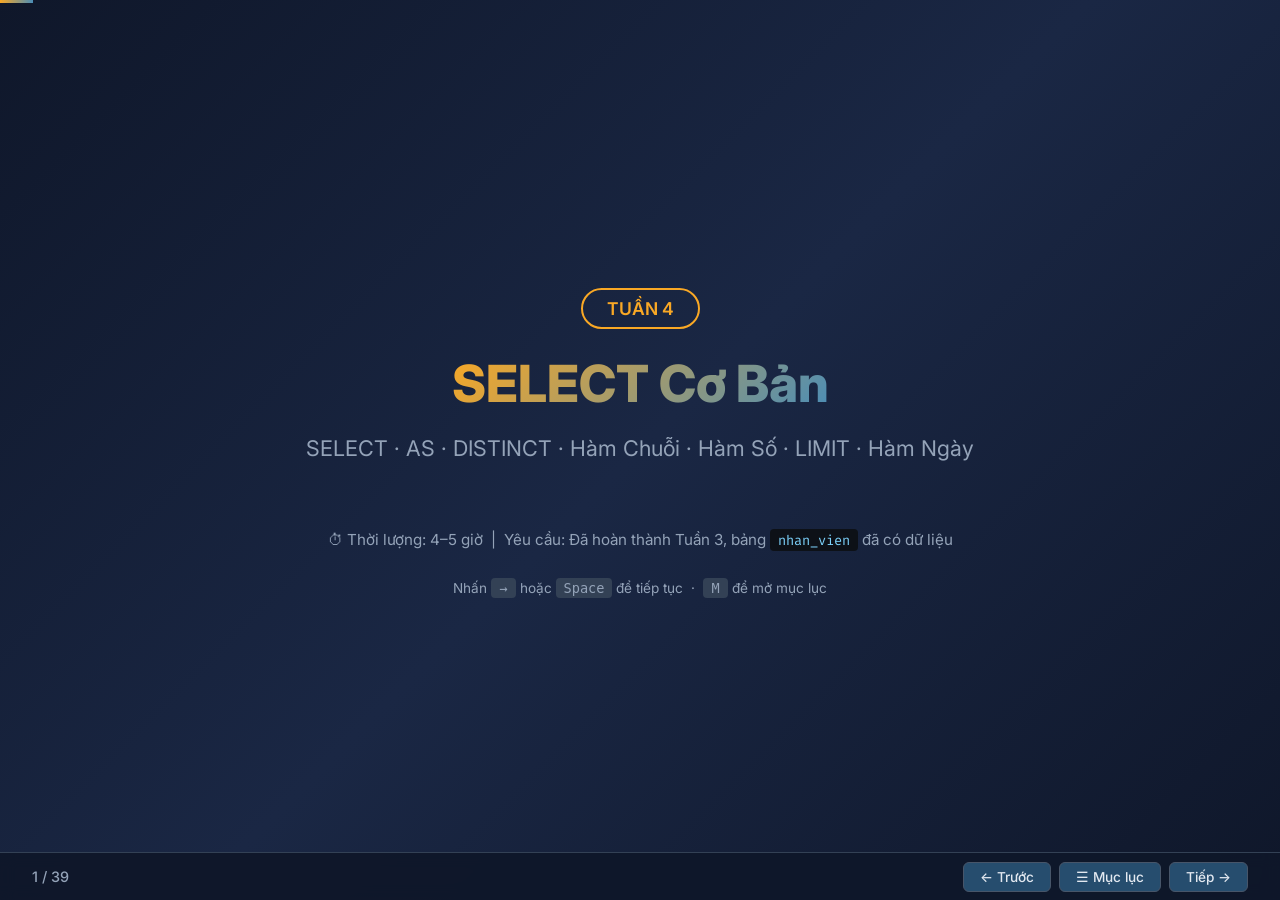
<file: docs/Slides/04.SELECT_Basics_slides.html>
﻿<!DOCTYPE html>
<html lang="vi">
<head>
    <meta charset="UTF-8">
    <meta name="viewport" content="width=device-width, initial-scale=1.0">
    <title>Tuần 4: SELECT Cơ Bản — PostgreSQL</title>
    <link rel="stylesheet" href="slides.css">
    <style>
        /* Horizontal SQL execution order flow - unique to slide 04 */
        .exec-flow { display: flex; align-items: stretch; gap: 0; margin: 16px 0; flex-wrap: wrap; justify-content: center; }
        .exec-step { background: var(--bg-card); border: 1px solid #475569; border-radius: 8px; padding: 10px 16px; text-align: center; font-size: 0.85rem; min-width: 90px; }
        .exec-step .num { font-size: 1.3rem; font-weight: 800; color: var(--accent); display: block; line-height: 1; }
        .exec-step .label { font-family: 'Fira Code', monospace; color: #ff7b72; font-size: 0.85rem; }
        .exec-arrow { color: var(--accent); font-size: 1.2rem; align-self: center; padding: 0 4px; }
        .fade-in { animation: fadeIn 0.5s ease forwards; }
        @keyframes fadeIn { from { opacity: 0; transform: translateY(16px); } to { opacity: 1; transform: translateY(0); } }
    </style>
</head>
<body>

<div class="progress-bar" id="progressBar"></div>

<!-- ▸ TOC Overlay ◂ -->
<div class="toc-overlay" id="tocOverlay" onclick="closeTOC()">
    <div class="toc-panel" onclick="event.stopPropagation()">
        <h3>📑 Mục Lục</h3>
        <a href="#" class="section-header" onclick="goSlide(0);return false;">Trang bìa</a>
        <a href="#" onclick="goSlide(1);return false;">Mục tiêu tuần 4</a>
        <a href="#" onclick="goSlide(2);return false;">Câu chuyện mở đầu</a>

        <a href="#" class="section-header" onclick="goSlide(3);return false;">4.1 SELECT</a>
        <a href="#" onclick="goSlide(3);return false;">SELECT * và cột cụ thể</a>
        <a href="#" onclick="goSlide(4);return false;">Cú pháp đầy đủ</a>
        <a href="#" onclick="goSlide(5);return false;">Thứ tự từ khóa SQL</a>
        <a href="#" onclick="goSlide(6);return false;">So sánh Excel ↔ SELECT</a>

        <a href="#" class="section-header" onclick="goSlide(7);return false;">4.2 AS — Alias</a>
        <a href="#" onclick="goSlide(7);return false;">Alias là gì?</a>
        <a href="#" onclick="goSlide(8);return false;">Quy tắc đặt Alias</a>
        <a href="#" onclick="goSlide(9);return false;">AS với tính toán & Table Alias</a>

        <a href="#" class="section-header" onclick="goSlide(10);return false;">4.3 Biểu Thức Tính Toán</a>
        <a href="#" onclick="goSlide(10);return false;">Toán tử số học</a>
        <a href="#" onclick="goSlide(11);return false;">⚠️ Bẫy chia số nguyên</a>
        <a href="#" onclick="goSlide(12);return false;">Hàm làm tròn</a>
        <a href="#" onclick="goSlide(13);return false;">Ví dụ: Báo cáo lương</a>

        <a href="#" class="section-header" onclick="goSlide(14);return false;">4.4 DISTINCT</a>
        <a href="#" onclick="goSlide(14);return false;">DISTINCT cơ bản</a>
        <a href="#" onclick="goSlide(15);return false;">DISTINCT nhiều cột & COUNT</a>

        <a href="#" class="section-header" onclick="goSlide(16);return false;">4.5 Hàm Xử Lý Chuỗi</a>
        <a href="#" onclick="goSlide(16);return false;">Nối chuỗi || và CONCAT</a>
        <a href="#" onclick="goSlide(17);return false;">Bảng hàm chuỗi</a>
        <a href="#" onclick="goSlide(18);return false;">Ví dụ thực tế chuỗi</a>

        <a href="#" class="section-header" onclick="goSlide(19);return false;">4.6 Hàm Số Học</a>
        <a href="#" onclick="goSlide(19);return false;">Bảng hàm số học</a>
        <a href="#" onclick="goSlide(20);return false;">Ví dụ thực tế số học</a>

        <a href="#" class="section-header" onclick="goSlide(21);return false;">4.7 LIMIT & OFFSET</a>
        <a href="#" onclick="goSlide(21);return false;">LIMIT — Giới hạn hàng</a>
        <a href="#" onclick="goSlide(22);return false;">OFFSET — Phân trang</a>

        <a href="#" class="section-header" onclick="goSlide(23);return false;">4.8 Thứ Tự Thực Thi</a>
        <a href="#" onclick="goSlide(23);return false;">Logical Execution Order</a>
        <a href="#" onclick="goSlide(24);return false;">Quy ước viết SQL đẹp</a>

        <a href="#" class="section-header" onclick="goSlide(25);return false;">4.9 Hàm Ngày/Giờ</a>
        <a href="#" onclick="goSlide(25);return false;">Bảng hàm ngày/giờ</a>
        <a href="#" onclick="goSlide(26);return false;">EXTRACT & AGE</a>
        <a href="#" onclick="goSlide(27);return false;">TO_CHAR & Ví dụ tổng hợp</a>

        <a href="#" class="section-header" onclick="goSlide(28);return false;">Tổng Kết</a>
        <a href="#" onclick="goSlide(28);return false;">Checklist kỹ năng</a>
        <a href="#" onclick="goSlide(29);return false;">Bảng Excel ↔ PostgreSQL</a>
        <a href="#" onclick="goSlide(30);return false;">Tiếp theo — Tuần 5</a>
    </div>
</div>

<div class="slide-deck" id="deck">

<!-- ════════════════ SLIDE 0: TITLE ════════════════ -->
<div class="slide title-slide active">
    <div class="week-badge">TUẦN 4</div>
    <h1>SELECT Cơ Bản</h1>
    <p class="subtitle">SELECT · AS · DISTINCT · Hàm Chuỗi · Hàm Số · LIMIT · Hàm Ngày</p>
    <p style="margin-top:32px;color:var(--text-dim);font-size:0.95rem;">
        ⏱ Thời lượng: 4–5 giờ &nbsp;|&nbsp; Yêu cầu: Đã hoàn thành Tuần 3, bảng <code>nhan_vien</code> đã có dữ liệu
    </p>
    <p style="margin-top:24px;color:var(--text-dim);font-size:0.85rem;">
        Nhấn <kbd style="background:#334155;padding:2px 8px;border-radius:4px;">→</kbd> hoặc
        <kbd style="background:#334155;padding:2px 8px;border-radius:4px;">Space</kbd> để tiếp tục &nbsp;·&nbsp;
        <kbd style="background:#334155;padding:2px 8px;border-radius:4px;">M</kbd> để mở mục lục
    </p>
</div>

<!-- ════════════════ SLIDE 1: MỤC TIÊU ════════════════ -->
<div class="slide">
    <h2>🎯 Mục Tiêu Tuần 4</h2>
    <div class="columns-2">
        <div>
            <div class="card" style="margin-bottom:12px;">
                <p>✅ Viết <strong>SELECT</strong> để đọc dữ liệu từ bảng</p>
            </div>
            <div class="card" style="margin-bottom:12px;">
                <p>✅ Dùng <strong>AS</strong> đặt tên cột tiếng Việt dễ đọc</p>
            </div>
            <div class="card" style="margin-bottom:12px;">
                <p>✅ <strong>Tính toán</strong> trực tiếp trong SELECT</p>
            </div>
            <div class="card" style="margin-bottom:12px;">
                <p>✅ <strong>DISTINCT</strong> — loại bỏ giá trị trùng</p>
            </div>
        </div>
        <div>
            <div class="card" style="margin-bottom:12px;">
                <p>✅ Dùng <strong>hàm chuỗi</strong>: UPPER, LOWER, LEFT, TRIM…</p>
            </div>
            <div class="card" style="margin-bottom:12px;">
                <p>✅ Dùng <strong>LIMIT + OFFSET</strong> để xem một phần dữ liệu</p>
            </div>
            <div class="card" style="margin-bottom:12px;">
                <p>✅ Dùng <strong>hàm ngày/giờ</strong>: EXTRACT, AGE, TO_CHAR</p>
            </div>
            <div class="card" style="margin-bottom:12px;">
                <p>✅ Hiểu <strong>thứ tự thực thi</strong> câu SQL</p>
            </div>
        </div>
    </div>
    <div class="card excel" style="margin-top:8px;">
        <p>📊 <strong>Tương đương Excel:</strong> Tuần này giống như bạn đang <em>xây dựng báo cáo từ dữ liệu thô</em> — chọn cột, đổi tên header, thêm cột tính toán, loại trùng, lọc N dòng đầu.</p>
    </div>
</div>

<!-- ════════════════ SLIDE 2: CÂU CHUYỆN MỞ ĐẦU ════════════════ -->
<div class="slide">
    <h2>📖 Tại Sao SELECT Quan Trọng?</h2>
    <p style="margin-bottom:20px;font-size:1.15rem;">Sếp giao cho bạn file <strong>200.000 dòng nhân viên</strong>. Câu hỏi: "Có bao nhiêu nhân viên đang làm ở phòng Kinh doanh?"</p>
    <div class="compare">
        <div>
            <h3>📊 Với Excel</h3>
            <ol>
                <li>Mở file → chờ load <em>(2–3 phút?)</em></li>
                <li>Filter cột "Phòng ban"</li>
                <li>Filter cột "Đang làm"</li>
                <li>Nhìn số ở thanh status bar</li>
            </ol>
        </div>
        <div>
            <h3>🐘 Với PostgreSQL</h3>
            <pre><span class="keyword">SELECT</span> <span class="func">COUNT</span>(*)
<span class="keyword">FROM</span> nhan_vien
<span class="keyword">WHERE</span> phong_ban = <span class="string">'Kinh doanh'</span>
  <span class="keyword">AND</span> dang_lam = <span class="keyword">TRUE</span>;</pre>
            <p class="text-success" style="margin-top:8px;">⚡ Kết quả xuất hiện dưới <strong>1 giây</strong>, dù bảng có 200 triệu hàng!</p>
        </div>
    </div>
    <div class="card tip" style="margin-top:12px;">
        <p>💡 <strong>SELECT</strong> là lệnh để <strong>đọc dữ liệu</strong> — không thay đổi, không xóa, chỉ xem. Đây là lệnh bạn sẽ dùng <em>nhiều nhất</em> trong cả sự nghiệp.</p>
    </div>
</div>

<!-- ════════════════ SLIDE 3: SECTION 4.1 ════════════════ -->
<div class="slide section-slide">
    <div class="section-num">4.1</div>
    <h1>SELECT — Câu Lệnh Quan Trọng Nhất</h1>
    <p class="subtitle">Đọc dữ liệu từ bảng — cú pháp cơ bản</p>
</div>

<!-- ════════════════ SLIDE 4: SELECT * VÀ CỘT CỤ THỂ ════════════════ -->
<div class="slide">
    <h2>SELECT * và SELECT Cột Cụ Thể</h2>
    <div class="columns-2">
        <div>
            <div class="card pg" style="margin-bottom:12px;">
                <h3>SELECT * — Lấy tất cả cột</h3>
                <pre><span class="comment">-- Xem toàn bộ bảng</span>
<span class="comment">-- Như mở sheet, nhìn toàn bộ</span>
<span class="keyword">SELECT</span> * <span class="keyword">FROM</span> nhan_vien;</pre>
                <p style="margin-top:8px;font-size:0.95rem;color:var(--text-dim);">Dấu <code>*</code> = "lấy tất cả cột"</p>
            </div>
            <div class="card warning">
                <p>⚠️ <strong>Tránh dùng SELECT * trong thực tế</strong> — lấy thừa dữ liệu → chậm hơn, code dễ lỗi khi cấu trúc bảng thay đổi.</p>
            </div>
        </div>
        <div>
            <div class="card pg">
                <h3>SELECT cột cụ thể</h3>
                <pre><span class="comment">-- Chỉ xem 3 cột cần thiết</span>
<span class="comment">-- Như ẩn cột trong Excel</span>
<span class="keyword">SELECT</span> ho_ten, luong, phong_ban
<span class="keyword">FROM</span> nhan_vien;</pre>
                <p style="margin-top:10px;font-size:0.95rem;"><strong>Kết quả:</strong></p>
                <pre style="font-size:0.82rem;"> ho_ten         | luong    | phong_ban
 Trần Thị Mai   | 15000000 | Kế toán
 Nguyễn Văn An  | 20000000 | Kinh doanh
 Lê Thị Bình    | 18000000 | Nhân sự</pre>
            </div>
        </div>
    </div>
    <div class="card excel">
        <p>📊 <strong>Thứ tự cột:</strong> Trong SELECT bạn có thể đổi thứ tự cột tùy ý — giống như kéo cột sang trái/phải trong Excel. <code>SELECT phong_ban, ho_ten</code> hoàn toàn hợp lệ dù trong bảng <code>ho_ten</code> đứng trước.</p>
    </div>
</div>

<!-- ════════════════ SLIDE 5: CÚ PHÁP ĐẦY ĐỦ ════════════════ -->
<div class="slide">
    <h2>Cú Pháp SELECT Đầy Đủ</h2>
    <div class="card info" style="margin-bottom:16px;">
        <p>Phần tối thiểu bắt buộc: <code><span style="color:#ff7b72">SELECT</span> ... <span style="color:#ff7b72">FROM</span> ...</code> — các phần còn lại là tùy chọn.</p>
    </div>
    <pre style="font-size:0.95rem;"><span class="keyword">SELECT</span>  [<span class="keyword">DISTINCT</span>]  cot1, cot2, cot3, ...   <span class="comment">← Tuần 4 ✅</span>
<span class="keyword">FROM</span>    ten_bang                              <span class="comment">← Tuần 4 ✅</span>
[<span class="keyword">WHERE</span>     dieu_kien]                         <span class="comment">← Lọc hàng       (Tuần 5)</span>
[<span class="keyword">GROUP BY</span>  cot_nhom]                          <span class="comment">← Nhóm dữ liệu   (Tuần 6)</span>
[<span class="keyword">HAVING</span>    dieu_kien_nhom]                    <span class="comment">← Lọc nhóm       (Tuần 6)</span>
[<span class="keyword">ORDER BY</span>  cot [<span class="keyword">ASC</span>|<span class="keyword">DESC</span>]]                  <span class="comment">← Sắp xếp        (Tuần 5)</span>
[<span class="keyword">LIMIT</span>  n  <span class="keyword">OFFSET</span>  m]                        <span class="comment">← Phân trang     (Tuần 4 ✅)</span></pre>
    <div class="columns-2" style="margin-top:12px;">
        <div class="card" style="text-align:center;">
            <p class="text-accent" style="font-size:1.2rem;font-weight:700;">Câu SQL tối giản</p>
            <pre style="text-align:left;"><span class="keyword">SELECT</span> *
<span class="keyword">FROM</span> nhan_vien;</pre>
            <p class="text-dim" style="font-size:0.9rem;">Hợp lệ 100%</p>
        </div>
        <div class="card" style="text-align:center;">
            <p class="text-accent" style="font-size:1.2rem;font-weight:700;">Câu SQL đầy đủ</p>
            <pre style="text-align:left;font-size:0.8rem;"><span class="keyword">SELECT DISTINCT</span> phong_ban,
    <span class="func">ROUND</span>(<span class="func">AVG</span>(luong),<span class="number">0</span>) <span class="keyword">AS</span> tb
<span class="keyword">FROM</span> nhan_vien
<span class="keyword">WHERE</span> ngay_vao > <span class="string">'2022-01-01'</span>
<span class="keyword">GROUP BY</span> phong_ban
<span class="keyword">HAVING</span> <span class="func">AVG</span>(luong) > <span class="number">15000000</span>
<span class="keyword">ORDER BY</span> tb <span class="keyword">DESC</span>
<span class="keyword">LIMIT</span> <span class="number">3</span>;</pre>
        </div>
    </div>
</div>

<!-- ════════════════ SLIDE 6: THỨ TỰ TỪ KHÓA ════════════════ -->
<div class="slide">
    <h2>Thứ Tự Viết ≠ Thứ Tự Thực Thi</h2>
    <p style="margin-bottom:16px;">SQL có thứ tự từ khóa <strong>cố định khi viết</strong>, nhưng PostgreSQL <strong>thực thi theo thứ tự hoàn toàn khác</strong>:</p>

    <div class="columns-2">
        <div class="card">
            <h3>📝 Thứ tự VIẾT (bạn gõ)</h3>
            <ol style="font-family:'Fira Code',monospace;font-size:0.95rem;padding-left:20px;">
                <li style="color:#ff7b72;margin-bottom:6px;">SELECT [DISTINCT]</li>
                <li style="color:#ff7b72;margin-bottom:6px;">FROM</li>
                <li style="color:#94a3b8;margin-bottom:6px;">WHERE</li>
                <li style="color:#94a3b8;margin-bottom:6px;">GROUP BY</li>
                <li style="color:#94a3b8;margin-bottom:6px;">HAVING</li>
                <li style="color:#94a3b8;margin-bottom:6px;">ORDER BY</li>
                <li style="color:#ff7b72;margin-bottom:6px;">LIMIT / OFFSET</li>
            </ol>
        </div>
        <div class="card warning">
            <h3>⚙️ Thứ tự THỰC THI (PostgreSQL xử lý)</h3>
            <ol style="font-family:'Fira Code',monospace;font-size:0.95rem;padding-left:20px;">
                <li style="color:#7ee787;margin-bottom:6px;">FROM (xác định bảng)</li>
                <li style="color:#7ee787;margin-bottom:6px;">WHERE (lọc hàng)</li>
                <li style="color:#7ee787;margin-bottom:6px;">GROUP BY</li>
                <li style="color:#7ee787;margin-bottom:6px;">HAVING</li>
                <li style="color:#f9a825;margin-bottom:6px;">SELECT ← bước 5!</li>
                <li style="color:#7ee787;margin-bottom:6px;">ORDER BY</li>
                <li style="color:#7ee787;margin-bottom:6px;">LIMIT / OFFSET</li>
            </ol>
        </div>
    </div>
    <div class="card warning" style="margin-top:12px;">
        <p>⚠️ <strong>Hệ quả quan trọng:</strong> WHERE chạy ở <em>bước 2</em>, còn SELECT chạy ở <em>bước 5</em> → trong WHERE, bạn <strong>KHÔNG dùng được alias</strong> đã đặt trong SELECT. (Chi tiết ở slide 4.8)</p>
    </div>
</div>

<!-- ════════════════ SLIDE 7: SECTION 4.2 ════════════════ -->
<div class="slide section-slide">
    <div class="section-num">4.2</div>
    <h1>AS — Đặt Tên Hiển Thị</h1>
    <p class="subtitle">Alias — đặt tên mới cho cột trong kết quả truy vấn</p>
</div>

<!-- ════════════════ SLIDE 8: ALIAS LÀ GÌ ════════════════ -->
<div class="slide">
    <h2>AS — Alias Là Gì?</h2>
    <div class="card excel" style="margin-bottom:16px;">
        <p>📊 <strong>Trong Excel:</strong> khi làm báo cáo bạn gõ vào hàng đầu: <em>"Họ và Tên"</em>, <em>"Mức Lương (VNĐ)"</em>, <em>"Phòng Ban"</em> thay vì giữ nguyên <code>ho_ten</code>, <code>luong</code>, <code>phong_ban</code>.<br>
        Trong SQL, <strong>AS</strong> làm điều y chang — tên thật của cột trong bảng <strong>không thay đổi</strong>.</p>
    </div>
    <div class="columns-2">
        <div>
            <pre><span class="comment">-- Alias đơn giản</span>
<span class="keyword">SELECT</span>
    ho_ten      <span class="keyword">AS</span> <span class="string">"Họ và tên"</span>,
    luong       <span class="keyword">AS</span> <span class="string">"Mức lương (VNĐ)"</span>,
    phong_ban   <span class="keyword">AS</span> <span class="string">"Phòng ban"</span>
<span class="keyword">FROM</span> nhan_vien;</pre>
        </div>
        <div>
            <p style="margin-bottom:10px;"><strong>Kết quả:</strong></p>
            <pre style="font-size:0.82rem;"> Họ và tên       | Mức lương (VNĐ) | Phòng ban
 Trần Thị Mai    |        15000000 | Kế toán
 Nguyễn Văn An   |        20000000 | Kinh doanh</pre>
            <div class="card tip" style="margin-top:12px;">
                <p>💡 Alias tồn tại <em>chỉ trong kết quả truy vấn</em> — bảng gốc không bị ảnh hưởng.</p>
            </div>
        </div>
    </div>
</div>

<!-- ════════════════ SLIDE 9: QUY TẮC ALIAS ════════════════ -->
<div class="slide">
    <h2>Quy Tắc Đặt Alias</h2>
    <table>
        <thead>
            <tr><th>Tình huống</th><th>Cú pháp</th><th>Ví dụ</th></tr>
        </thead>
        <tbody>
            <tr><td>Có khoảng trắng hoặc dấu tiếng Việt</td><td>Dùng nháy kép <code>"..."</code></td><td><code>AS "Họ và tên"</code></td></tr>
            <tr><td>Chỉ chữ thường, số, gạch dưới</td><td>Có thể bỏ nháy kép</td><td><code>AS tong_luong</code></td></tr>
            <tr><td>Muốn giữ nguyên chữ Hoa</td><td>Dùng nháy kép <code>"..."</code></td><td><code>AS "TongLuong"</code></td></tr>
        </tbody>
    </table>
    <div class="card warning" style="margin-top:16px;">
        <h3>⚠️ Cảnh Báo: Nháy Đơn vs Nháy Kép</h3>
        <pre><span class="comment">-- ✅ ĐÚNG: alias dùng nháy kép, giá trị dùng nháy đơn</span>
<span class="keyword">SELECT</span> ho_ten <span class="keyword">AS</span> <span class="string">"Họ tên"</span>
<span class="keyword">FROM</span> nhan_vien
<span class="keyword">WHERE</span> phong_ban = <span class="string">'Kế toán'</span>;

<span class="comment">-- ❌ SAI: alias không dùng nháy đơn</span>
<span class="keyword">SELECT</span> ho_ten <span class="keyword">AS</span> <span class="string" style="color:var(--danger);">'Họ tên'</span>  <span class="comment">← Lỗi!</span></pre>
    </div>
</div>

<!-- ════════════════ SLIDE 10: AS VỚI TÍNH TOÁN + TABLE ALIAS ════════════════ -->
<div class="slide">
    <h2>AS Với Tính Toán &amp; Table Alias</h2>
    <div class="columns-2">
        <div>
            <h3>Alias cho cột tính toán</h3>
            <pre><span class="keyword">SELECT</span>
    ho_ten,
    luong             <span class="keyword">AS</span> <span class="string">"Lương trước thuế"</span>,
    <span class="func">ROUND</span>(luong*<span class="number">0.10</span>,<span class="number">0</span>) <span class="keyword">AS</span> <span class="string">"Thuế TNCN (10%)"</span>,
    <span class="func">ROUND</span>(luong*<span class="number">0.90</span>,<span class="number">0</span>) <span class="keyword">AS</span> <span class="string">"Lương sau thuế"</span>
<span class="keyword">FROM</span> nhan_vien;</pre>
            <p style="margin-top:10px;font-size:0.9rem;color:var(--text-dim);">Alias làm cho cột tính toán trở nên dễ đọc trong báo cáo.</p>
        </div>
        <div>
            <h3>Table Alias (Alias bảng)</h3>
            <pre><span class="comment">-- "nv" là alias cho bảng nhan_vien</span>
<span class="keyword">SELECT</span> nv.ho_ten, nv.luong
<span class="keyword">FROM</span> nhan_vien <span class="keyword">AS</span> nv;

<span class="comment">-- Cách viết tắt (bỏ AS cũng được)</span>
<span class="keyword">SELECT</span> nv.ho_ten, nv.luong
<span class="keyword">FROM</span> nhan_vien nv;</pre>
            <div class="card info" style="margin-top:12px;">
                <p>💡 Hiện tại với 1 bảng, alias bảng chưa cần thiết. Sẽ <em>rất quan trọng</em> khi học JOIN ở Tuần 7!</p>
            </div>
        </div>
    </div>
</div>

<!-- ════════════════ SLIDE 11: SECTION 4.3 ════════════════ -->
<div class="slide section-slide">
    <div class="section-num">4.3</div>
    <h1>Biểu Thức Tính Toán</h1>
    <p class="subtitle">Tính toán trong SELECT — như công thức Excel trong ô</p>
</div>

<!-- ════════════════ SLIDE 12: TOÁN TỬ SỐ HỌC ════════════════ -->
<div class="slide">
    <h2>Toán Tử Số Học</h2>
    <table>
        <thead>
            <tr><th>Toán tử</th><th>Ý nghĩa</th><th>Ví dụ SQL</th><th>Excel tương đương</th></tr>
        </thead>
        <tbody>
            <tr><td><code>+</code></td><td>Cộng</td><td><code>luong + 5000000</code></td><td><code>=B2+5000000</code></td></tr>
            <tr><td><code>-</code></td><td>Trừ</td><td><code>luong - 2000000</code></td><td><code>=B2-2000000</code></td></tr>
            <tr><td><code>*</code></td><td>Nhân</td><td><code>gia * so_luong</code></td><td><code>=C2*D2</code></td></tr>
            <tr><td><code>/</code></td><td>Chia</td><td><code>luong / 12</code></td><td><code>=B2/12</code></td></tr>
            <tr><td><code>%</code></td><td>Phần dư (modulo)</td><td><code>so_luong % 10</code></td><td><code>=MOD(A1,10)</code></td></tr>
        </tbody>
    </table>
    <pre style="margin-top:16px;"><span class="comment">-- Tính lương tháng → lương tuần → lương ngày</span>
<span class="keyword">SELECT</span>
    ho_ten,
    luong                            <span class="keyword">AS</span> <span class="string">"Lương tháng"</span>,
    <span class="func">ROUND</span>(luong / <span class="number">4.33</span>, <span class="number">0</span>)           <span class="keyword">AS</span> <span class="string">"Lương tuần"</span>,
    <span class="func">ROUND</span>(luong / <span class="number">26</span>, <span class="number">0</span>)             <span class="keyword">AS</span> <span class="string">"Lương ngày (26 ngày công)"</span>
<span class="keyword">FROM</span> nhan_vien;</pre>
</div>

<!-- ════════════════ SLIDE 13: BẪY CHIA SỐ NGUYÊN ════════════════ -->
<div class="slide">
    <h2>⚠️ Bẫy: Chia Số Nguyên</h2>
    <div class="card warning" style="margin-bottom:16px;">
        <p>⚠️ <strong>CẢNH BÁO:</strong> Chia số nguyên cho số nguyên → kết quả là số nguyên (<strong>phần thập phân bị cắt!</strong>)</p>
    </div>
    <div class="columns-2">
        <div>
            <h3 class="text-danger">❌ Kết quả SAI</h3>
            <pre><span class="keyword">SELECT</span> <span class="number">7</span> / <span class="number">2</span>;    <span class="comment">← Kết quả: 3 (không phải 3.5!)</span>
<span class="keyword">SELECT</span> <span class="number">10</span> / <span class="number">3</span>;   <span class="comment">← Kết quả: 3 (không phải 3.33...)</span>

<span class="comment">-- Nguy hiểm thực tế:</span>
<span class="keyword">SELECT</span> luong / <span class="number">12</span> <span class="keyword">FROM</span> nhan_vien;
<span class="comment">-- Nếu luong là INTEGER → kết quả bị cắt!</span></pre>
        </div>
        <div>
            <h3 class="text-success">✅ Cách Sửa</h3>
            <pre><span class="comment">-- Cách 1: Dùng số thập phân</span>
<span class="keyword">SELECT</span> <span class="number">7.0</span> / <span class="number">2</span>;          <span class="comment">← 3.5 ✅</span>

<span class="comment">-- Cách 2: Ép kiểu (type cast)</span>
<span class="keyword">SELECT</span> <span class="number">7</span>::<span class="type">NUMERIC</span> / <span class="number">2</span>;  <span class="comment">← 3.5 ✅</span>
<span class="keyword">SELECT</span> <span class="func">CAST</span>(<span class="number">7</span> <span class="keyword">AS</span> <span class="type">NUMERIC</span>) / <span class="number">2</span>;  <span class="comment">← 3.5 ✅</span>

<span class="comment">-- Ví dụ thực tế an toàn:</span>
<span class="keyword">SELECT</span> luong / <span class="number">12.0</span> <span class="keyword">FROM</span> nhan_vien; <span class="comment">✅</span>
<span class="keyword">SELECT</span> luong::<span class="type">NUMERIC</span> / <span class="number">12</span> <span class="keyword">FROM</span> nhan_vien; <span class="comment">✅</span></pre>
        </div>
    </div>
    <div class="card excel" style="margin-top:12px;">
        <p>📊 <strong>So sánh Excel:</strong> Excel không có vấn đề này — mọi phép chia đều cho kết quả thập phân tự động. SQL nghiêm ngặt hơn về kiểu dữ liệu!</p>
    </div>
</div>

<!-- ════════════════ SLIDE 14: HÀM LÀM TRÒN ════════════════ -->
<div class="slide">
    <h2>Các Hàm Làm Tròn</h2>
    <table>
        <thead>
            <tr><th>Hàm</th><th>Ý nghĩa</th><th>Ví dụ</th><th>Kết quả</th><th>Excel</th></tr>
        </thead>
        <tbody>
            <tr><td><code>ROUND(n, d)</code></td><td>Làm tròn d chữ số thập phân</td><td><code>ROUND(15.567, 2)</code></td><td><code>15.57</code></td><td><code>=ROUND(A1,2)</code></td></tr>
            <tr><td><code>ROUND(n, 0)</code></td><td>Làm tròn đến số nguyên</td><td><code>ROUND(15.5, 0)</code></td><td><code>16</code></td><td><code>=ROUND(A1,0)</code></td></tr>
            <tr><td><code>ROUND(n, -1)</code></td><td>Làm tròn đến hàng chục</td><td><code>ROUND(1567, -1)</code></td><td><code>1570</code></td><td><code>=ROUND(A1,-1)</code></td></tr>
            <tr><td><code>CEIL(n)</code></td><td>Làm tròn lên (trần)</td><td><code>CEIL(9.1)</code></td><td><code>10</code></td><td><code>=CEILING.MATH(A1)</code></td></tr>
            <tr><td><code>FLOOR(n)</code></td><td>Làm tròn xuống (sàn)</td><td><code>FLOOR(9.9)</code></td><td><code>9</code></td><td><code>=FLOOR.MATH(A1)</code></td></tr>
            <tr><td><code>TRUNC(n, d)</code></td><td>Cắt thẳng (không làm tròn)</td><td><code>TRUNC(9.99, 1)</code></td><td><code>9.9</code></td><td><code>=TRUNC(A1,1)</code></td></tr>
        </tbody>
    </table>
    <pre style="margin-top:12px;"><span class="keyword">SELECT</span>
    <span class="func">ROUND</span>(<span class="number">15567890.5</span>, <span class="number">0</span>)   <span class="keyword">AS</span> <span class="string">"Làm tròn nguyên"</span>,  <span class="comment">-- 15567891</span>
    <span class="func">ROUND</span>(<span class="number">15567890.5</span>, <span class="number">-3</span>)  <span class="keyword">AS</span> <span class="string">"Làm tròn nghìn"</span>,   <span class="comment">-- 15568000</span>
    <span class="func">CEIL</span>(<span class="number">15.001</span>)            <span class="keyword">AS</span> <span class="string">"Làm tròn lên"</span>,     <span class="comment">-- 16</span>
    <span class="func">FLOOR</span>(<span class="number">15.999</span>)           <span class="keyword">AS</span> <span class="string">"Làm tròn xuống"</span>,   <span class="comment">-- 15</span>
    <span class="func">TRUNC</span>(<span class="number">15.999</span>, <span class="number">0</span>)        <span class="keyword">AS</span> <span class="string">"Cắt thẳng"</span>;        <span class="comment">-- 15</span></pre>
</div>

<!-- ════════════════ SLIDE 15: VÍ DỤ BÁO CÁO LƯƠNG ════════════════ -->
<div class="slide">
    <h2>Ví Dụ Thực Tế: Báo Cáo Lương</h2>
    <div class="card excel" style="margin-bottom:12px;">
        <p>📊 <strong>Tương đương Excel:</strong> Đây chính xác là điều bạn làm với nhiều cột công thức trong Excel — SQL làm được y chang nhưng nhanh hơn nhiều với triệu hàng!</p>
    </div>
    <div class="slide-content">
        <pre><span class="comment">-- Báo cáo lương với các khoản bảo hiểm</span>
<span class="keyword">SELECT</span>
    ho_ten                                    <span class="keyword">AS</span> <span class="string">"Họ và tên"</span>,
    phong_ban                                 <span class="keyword">AS</span> <span class="string">"Phòng ban"</span>,
    luong                                     <span class="keyword">AS</span> <span class="string">"Lương gross"</span>,
    <span class="func">ROUND</span>(luong * <span class="number">0.08</span>, <span class="number">0</span>)                   <span class="keyword">AS</span> <span class="string">"BHXH (8%)"</span>,
    <span class="func">ROUND</span>(luong * <span class="number">0.015</span>, <span class="number">0</span>)                  <span class="keyword">AS</span> <span class="string">"BHYT (1.5%)"</span>,
    <span class="func">ROUND</span>(luong * <span class="number">0.01</span>, <span class="number">0</span>)                   <span class="keyword">AS</span> <span class="string">"BHTN (1%)"</span>,
    <span class="func">ROUND</span>(luong * <span class="number">0.105</span>, <span class="number">0</span>)                  <span class="keyword">AS</span> <span class="string">"Tổng BH (10.5%)"</span>,
    <span class="func">ROUND</span>(luong - luong * <span class="number">0.105</span>, <span class="number">0</span>)          <span class="keyword">AS</span> <span class="string">"Thu nhập chịu thuế"</span>,
    <span class="func">ROUND</span>((luong - luong * <span class="number">0.105</span>) * <span class="number">0.10</span>, <span class="number">0</span>) <span class="keyword">AS</span> <span class="string">"Thuế TNCN (~10%)"</span>
<span class="keyword">FROM</span> nhan_vien;</pre>
    </div>
</div>

<!-- ════════════════ SLIDE 16: SECTION 4.4 ════════════════ -->
<div class="slide section-slide">
    <div class="section-num">4.4</div>
    <h1>DISTINCT — Loại Bỏ Giá Trị Trùng</h1>
    <p class="subtitle">Tương đương Remove Duplicates trong Excel</p>
</div>

<!-- ════════════════ SLIDE 17: DISTINCT CƠ BẢN ════════════════ -->
<div class="slide">
    <h2>DISTINCT Cơ Bản</h2>
    <p style="margin-bottom:16px;">Bảng <code>nhan_vien</code> có 6 nhân viên, 4 phòng ban. Câu hỏi: <strong>"Có những phòng ban nào?"</strong></p>
    <div class="compare">
        <div>
            <h3 class="text-danger">❌ Không có DISTINCT</h3>
            <pre><span class="keyword">SELECT</span> phong_ban
<span class="keyword">FROM</span> nhan_vien;</pre>
            <p style="margin-top:8px;">Kết quả: <em>Kế toán, Kinh doanh, Nhân sự, IT, Kế toán, Kinh doanh</em></p>
            <p class="text-danger" style="margin-top:6px;">6 hàng — bị trùng! ❌</p>
        </div>
        <div>
            <h3 class="text-success">✅ Có DISTINCT</h3>
            <pre><span class="keyword">SELECT DISTINCT</span> phong_ban
<span class="keyword">FROM</span> nhan_vien;</pre>
            <p style="margin-top:8px;">Kết quả: <em>Kế toán, Kinh doanh, Nhân sự, IT</em></p>
            <p class="text-success" style="margin-top:6px;">4 hàng — không trùng! ✅</p>
        </div>
    </div>
    <div class="card excel" style="margin-top:16px;">
        <p>📊 <strong>Tương đương Excel:</strong> Data tab → Remove Duplicates → chọn cột cần loại trùng. SQL làm điều tương tự mà <em>không thay đổi dữ liệu gốc</em>.</p>
    </div>
</div>

<!-- ════════════════ SLIDE 18: DISTINCT NHIỀU CỘT ════════════════ -->
<div class="slide">
    <h2>DISTINCT Nhiều Cột &amp; COUNT(DISTINCT)</h2>
    <div class="columns-2">
        <div>
            <h3>DISTINCT trên nhiều cột</h3>
            <pre><span class="comment">-- Tổ hợp (phong_ban, chuc_vu) duy nhất</span>
<span class="keyword">SELECT DISTINCT</span> phong_ban, chuc_vu
<span class="keyword">FROM</span> nhan_vien;</pre>
            <div class="card info" style="margin-top:12px;">
                <p>💡 Không phải "phòng ban duy nhất" + "chức vụ duy nhất", mà là <em>cặp (phong_ban, chuc_vu) duy nhất</em>.</p>
            </div>
            <div class="card excel" style="margin-top:10px;">
                <p>📊 <strong>Excel:</strong> Remove Duplicates → tích chọn <em>cả hai</em> cột cùng lúc.</p>
            </div>
        </div>
        <div>
            <h3>COUNT(DISTINCT ...) — Đếm giá trị khác nhau</h3>
            <pre><span class="comment">-- Có bao nhiêu phòng ban?</span>
<span class="keyword">SELECT</span> <span class="func">COUNT</span>(<span class="keyword">DISTINCT</span> phong_ban)
    <span class="keyword">AS</span> <span class="string">"Số phòng ban"</span>
<span class="keyword">FROM</span> nhan_vien;
<span class="comment">-- Kết quả: 4</span>

<span class="comment">-- Có bao nhiêu danh mục sản phẩm?</span>
<span class="keyword">SELECT</span> <span class="func">COUNT</span>(<span class="keyword">DISTINCT</span> danh_muc)
    <span class="keyword">AS</span> <span class="string">"Số danh mục"</span>
<span class="keyword">FROM</span> san_pham;</pre>
            <div class="card excel" style="margin-top:10px;">
                <p>📊 <strong>Excel:</strong> <code>=SUMPRODUCT(1/COUNTIF(A2:A100,A2:A100))</code> — công thức phức tạp! SQL đơn giản hơn nhiều.</p>
            </div>
        </div>
    </div>
</div>

<!-- ════════════════ SLIDE 19: SECTION 4.5 ════════════════ -->
<div class="slide section-slide">
    <div class="section-num">4.5</div>
    <h1>Hàm Xử Lý Chuỗi</h1>
    <p class="subtitle">UPPER · LOWER · TRIM · LEFT · SUBSTRING · CONCAT…</p>
</div>

<!-- ════════════════ SLIDE 20: NỐI CHUỖI ════════════════ -->
<div class="slide">
    <h2>Nối Chuỗi: || và CONCAT()</h2>
    <div class="columns-2">
        <div>
            <h3>Toán tử || (pipe pipe)</h3>
            <pre><span class="comment">-- Nối họ tên với phòng ban</span>
<span class="keyword">SELECT</span>
    ho_ten || <span class="string">' - '</span> || phong_ban
    <span class="keyword">AS</span> <span class="string">"Thông tin nhân viên"</span>
<span class="keyword">FROM</span> nhan_vien;
<span class="comment">-- Trần Thị Mai - Kế toán</span>
<span class="comment">-- Nguyễn Văn An - Kinh doanh</span></pre>
            <div class="card excel" style="margin-top:10px;">
                <p>📊 <strong>Excel:</strong> <code>=A2 &amp; " - " &amp; F2</code></p>
            </div>
        </div>
        <div>
            <div class="card warning" style="margin-bottom:12px;">
                <h3>⚠️ Bẫy: || với NULL</h3>
                <pre style="font-size:0.82rem;"><span class="comment">-- Nếu email là NULL:</span>
<span class="keyword">SELECT</span> <span class="string">'Email: '</span> || email <span class="keyword">FROM</span> nhan_vien;
<span class="comment">-- Người không có email → NULL!</span>
<span class="comment">-- (mất cả phần "Email: ")</span></pre>
            </div>
            <h3>CONCAT() — An toàn hơn với NULL</h3>
            <pre><span class="comment">-- CONCAT() bỏ qua NULL</span>
<span class="keyword">SELECT</span>
    <span class="string">'Email: '</span> || <span class="func">COALESCE</span>(email, <span class="string">'Chưa có'</span>)
<span class="keyword">FROM</span> nhan_vien;
<span class="comment">-- "Email: Chưa có" khi email = NULL</span></pre>
        </div>
    </div>
    <table style="margin-top:12px;font-size:0.9rem;">
        <thead><tr><th>Tình huống</th><th><code>||</code> kết quả</th><th><code>CONCAT()</code> kết quả</th></tr></thead>
        <tbody>
            <tr><td>Mọi cột có giá trị</td><td class="text-success">'A - B'</td><td class="text-success">'A - B'</td></tr>
            <tr><td>Một cột là NULL</td><td class="text-danger">NULL</td><td class="text-success">'A - ' (bỏ qua NULL)</td></tr>
        </tbody>
    </table>
</div>

<!-- ════════════════ SLIDE 21: BẢNG HÀM CHUỖI ════════════════ -->
<div class="slide">
    <h2>Bảng Hàm Chuỗi Thường Dùng</h2>
    <div class="slide-content">
        <table>
            <thead>
                <tr><th>Hàm SQL</th><th>Ý nghĩa</th><th>Ví dụ</th><th>Kết quả</th><th>Excel</th></tr>
            </thead>
            <tbody>
                <tr><td><code>UPPER(s)</code></td><td>Chuyển CHỮ HOA</td><td><code>UPPER('hello')</code></td><td><code>'HELLO'</code></td><td><code>=UPPER(A1)</code></td></tr>
                <tr><td><code>LOWER(s)</code></td><td>Chuyển chữ thường</td><td><code>LOWER('HELLO')</code></td><td><code>'hello'</code></td><td><code>=LOWER(A1)</code></td></tr>
                <tr><td><code>INITCAP(s)</code></td><td>Hoa chữ đầu mỗi từ</td><td><code>INITCAP('hello world')</code></td><td><code>'Hello World'</code></td><td><code>=PROPER(A1)</code></td></tr>
                <tr><td><code>LENGTH(s)</code></td><td>Đếm số ký tự</td><td><code>LENGTH('hello')</code></td><td><code>5</code></td><td><code>=LEN(A1)</code></td></tr>
                <tr><td><code>TRIM(s)</code></td><td>Xóa khoảng trắng 2 đầu</td><td><code>TRIM('  hi  ')</code></td><td><code>'hi'</code></td><td><code>=TRIM(A1)</code></td></tr>
                <tr><td><code>LEFT(s, n)</code></td><td>Lấy n ký tự bên trái</td><td><code>LEFT('hello', 3)</code></td><td><code>'hel'</code></td><td><code>=LEFT(A1,3)</code></td></tr>
                <tr><td><code>RIGHT(s, n)</code></td><td>Lấy n ký tự bên phải</td><td><code>RIGHT('hello', 3)</code></td><td><code>'llo'</code></td><td><code>=RIGHT(A1,3)</code></td></tr>
                <tr><td><code>SUBSTRING(s, from, count)</code></td><td>Cắt chuỗi tại vị trí</td><td><code>SUBSTRING('hello', 2, 3)</code></td><td><code>'ell'</code></td><td><code>=MID(A1,2,3)</code></td></tr>
                <tr><td><code>REPLACE(s, old, new)</code></td><td>Thay thế chuỗi</td><td><code>REPLACE('hello','l','r')</code></td><td><code>'herro'</code></td><td><code>=SUBSTITUTE()</code></td></tr>
                <tr><td><code>POSITION(sub IN s)</code></td><td>Tìm vị trí chuỗi con</td><td><code>POSITION('ll' IN 'hello')</code></td><td><code>3</code></td><td><code>=FIND(sub,A1)</code></td></tr>
                <tr><td><code>SPLIT_PART(s, sep, n)</code></td><td>Tách theo dấu phân cách</td><td><code>SPLIT_PART('a,b,c',',',2)</code></td><td><code>'b'</code></td><td>*(không có)*</td></tr>
                <tr><td><code>LPAD(s, n, c)</code></td><td>Thêm ký tự c vào trái</td><td><code>LPAD('5', 3, '0')</code></td><td><code>'005'</code></td><td><code>=TEXT(A1,"000")</code></td></tr>
            </tbody>
        </table>
    </div>
</div>

<!-- ════════════════ SLIDE 22: VÍ DỤ THỰC TẾ CHUỖI ════════════════ -->
<div class="slide">
    <h2>Ví Dụ Thực Tế: Xử Lý Chuỗi</h2>
    <div class="slide-content">
        <pre><span class="comment">-- Chuẩn hóa email: chữ thường + xóa khoảng trắng</span>
<span class="keyword">SELECT</span>
    ho_ten,
    <span class="func">LOWER</span>(<span class="func">TRIM</span>(email))       <span class="keyword">AS</span> <span class="string">"Email chuẩn hóa"</span>,
    <span class="func">LENGTH</span>(email)            <span class="keyword">AS</span> <span class="string">"Độ dài email"</span>
<span class="keyword">FROM</span> nhan_vien;

<span class="comment">-- Tạo username từ email (lấy phần trước @)</span>
<span class="keyword">SELECT</span>
    ho_ten,
    email,
    <span class="func">SPLIT_PART</span>(email, <span class="string">'@'</span>, <span class="number">1</span>)  <span class="keyword">AS</span> <span class="string">"Username"</span>
<span class="keyword">FROM</span> nhan_vien;

<span class="comment">-- Mã nhân viên dạng NV-001, NV-002...</span>
<span class="keyword">SELECT</span>
    <span class="string">'NV-'</span> || <span class="func">LPAD</span>(id::<span class="type">TEXT</span>, <span class="number">3</span>, <span class="string">'0'</span>)  <span class="keyword">AS</span> <span class="string">"Mã NV"</span>,
    ho_ten
<span class="keyword">FROM</span> nhan_vien;
<span class="comment">-- Kết quả: NV-001, NV-002, NV-003...</span>

<span class="comment">-- Kiểm tra email hợp lệ (có chứa @)</span>
<span class="keyword">SELECT</span>
    ho_ten,
    email,
    <span class="func">POSITION</span>(<span class="string">'@'</span> <span class="keyword">IN</span> email) > <span class="number">0</span>  <span class="keyword">AS</span> <span class="string">"Có @ không?"</span>
<span class="keyword">FROM</span> nhan_vien;</pre>
    </div>
</div>

<!-- ════════════════ SLIDE 23: SECTION 4.6 ════════════════ -->
<div class="slide section-slide">
    <div class="section-num">4.6</div>
    <h1>Hàm Số Học</h1>
    <p class="subtitle">ABS · POWER · SQRT · MOD · PI…</p>
</div>

<!-- ════════════════ SLIDE 24: BẢNG HÀM SỐ HỌC ════════════════ -->
<div class="slide">
    <h2>Bảng Hàm Số Học Thường Dùng</h2>
    <div class="slide-content">
        <table>
            <thead>
                <tr><th>Hàm SQL</th><th>Ý nghĩa</th><th>Ví dụ</th><th>Kết quả</th><th>Excel</th></tr>
            </thead>
            <tbody>
                <tr><td><code>ABS(n)</code></td><td>Giá trị tuyệt đối</td><td><code>ABS(-15)</code></td><td><code>15</code></td><td><code>=ABS(A1)</code></td></tr>
                <tr><td><code>POWER(b, e)</code></td><td>Luỹ thừa b^e</td><td><code>POWER(2, 10)</code></td><td><code>1024</code></td><td><code>=POWER(A1,10)</code></td></tr>
                <tr><td><code>SQRT(n)</code></td><td>Căn bậc hai</td><td><code>SQRT(16)</code></td><td><code>4</code></td><td><code>=SQRT(A1)</code></td></tr>
                <tr><td><code>MOD(n, m)</code></td><td>Phần dư phép chia</td><td><code>MOD(10, 3)</code></td><td><code>1</code></td><td><code>=MOD(A1,3)</code></td></tr>
                <tr><td><code>SIGN(n)</code></td><td>Dấu của số (-1, 0, 1)</td><td><code>SIGN(-5)</code></td><td><code>-1</code></td><td><code>=SIGN(A1)</code></td></tr>
                <tr><td><code>PI()</code></td><td>Hằng số π</td><td><code>PI()</code></td><td><code>3.14159...</code></td><td><code>=PI()</code></td></tr>
                <tr><td><code>EXP(n)</code></td><td>e^n (e ≈ 2.718)</td><td><code>EXP(1)</code></td><td><code>2.71828...</code></td><td><code>=EXP(A1)</code></td></tr>
                <tr><td><code>LN(n)</code></td><td>Logarithm tự nhiên</td><td><code>LN(EXP(1))</code></td><td><code>1</code></td><td><code>=LN(A1)</code></td></tr>
                <tr><td><code>LOG(base, n)</code></td><td>Logarithm cơ số bất kỳ</td><td><code>LOG(10, 100)</code></td><td><code>2</code></td><td><code>=LOG(A1,10)</code></td></tr>
            </tbody>
        </table>
    </div>
</div>

<!-- ════════════════ SLIDE 25: VÍ DỤ SỐ HỌC ════════════════ -->
<div class="slide">
    <h2>Ví Dụ Thực Tế: Hàm Số Học</h2>
    <pre><span class="comment">-- Tính các chỉ số thống kê lương</span>
<span class="keyword">SELECT</span>
    <span class="func">ROUND</span>(<span class="func">MIN</span>(luong), <span class="number">0</span>)    <span class="keyword">AS</span> <span class="string">"Lương thấp nhất"</span>,
    <span class="func">ROUND</span>(<span class="func">MAX</span>(luong), <span class="number">0</span>)    <span class="keyword">AS</span> <span class="string">"Lương cao nhất"</span>,
    <span class="func">ROUND</span>(<span class="func">AVG</span>(luong), <span class="number">0</span>)    <span class="keyword">AS</span> <span class="string">"Lương trung bình"</span>,
    <span class="func">MAX</span>(luong) - <span class="func">MIN</span>(luong) <span class="keyword">AS</span> <span class="string">"Chênh lệch cao - thấp"</span>
<span class="keyword">FROM</span> nhan_vien;</pre>
    <pre style="margin-top:12px;"><span class="comment">-- Quy lương về hàng triệu đồng</span>
<span class="keyword">SELECT</span>
    ho_ten,
    luong,
    <span class="func">ROUND</span>(luong / <span class="number">1000000.0</span>, <span class="number">1</span>) <span class="keyword">AS</span> <span class="string">"Lương (triệu đồng)"</span>
<span class="keyword">FROM</span> nhan_vien;</pre>
    <pre style="margin-top:12px;"><span class="comment">-- Kiểm tra lương chia 12 tháng còn dư bao nhiêu đồng</span>
<span class="keyword">SELECT</span>
    ho_ten,
    luong,
    <span class="func">MOD</span>(luong, <span class="number">12</span>) <span class="keyword">AS</span> <span class="string">"Phần dư khi chia 12"</span>
<span class="keyword">FROM</span> nhan_vien;</pre>
</div>

<!-- ════════════════ SLIDE 26: SECTION 4.7 ════════════════ -->
<div class="slide section-slide">
    <div class="section-num">4.7</div>
    <h1>LIMIT &amp; OFFSET</h1>
    <p class="subtitle">Xem một phần dữ liệu — Phân trang</p>
</div>

<!-- ════════════════ SLIDE 27: LIMIT ════════════════ -->
<div class="slide">
    <h2>LIMIT — Giới Hạn Số Hàng</h2>
    <div class="card excel" style="margin-bottom:16px;">
        <p>📊 <strong>Tương đương Excel:</strong> Giống như bạn kéo xuống đến hàng thứ 10 để xem sơ qua — thay vì phải nhìn toàn bộ 200.000 hàng.</p>
    </div>
    <div class="columns-2">
        <div>
            <pre><span class="comment">-- Chỉ lấy 5 hàng đầu</span>
<span class="keyword">SELECT</span> * <span class="keyword">FROM</span> nhan_vien <span class="keyword">LIMIT</span> <span class="number">5</span>;

<span class="comment">-- Preview 10 sản phẩm đầu</span>
<span class="keyword">SELECT</span> ten_sp, gia
<span class="keyword">FROM</span> san_pham <span class="keyword">LIMIT</span> <span class="number">10</span>;

<span class="comment">-- 3 sản phẩm đắt nhất</span>
<span class="keyword">SELECT</span> ten_sp, gia
<span class="keyword">FROM</span> san_pham
<span class="keyword">ORDER BY</span> gia <span class="keyword">DESC</span>
<span class="keyword">LIMIT</span> <span class="number">3</span>;</pre>
        </div>
        <div>
            <div class="card warning">
                <h3>⚠️ Không có ORDER BY → thứ tự không đảm bảo!</h3>
                <p style="margin-top:8px;">Nếu không có ORDER BY, PostgreSQL có thể trả về bất kỳ hàng nào — không nhất thiết là hàng bạn INSERT vào đầu tiên.</p>
            </div>
            <div class="card tip" style="margin-top:12px;">
                <h3>✅ Cách đúng</h3>
                <pre style="font-size:0.82rem;"><span class="comment">-- Luôn kết hợp LIMIT với ORDER BY</span>
<span class="keyword">SELECT</span> * <span class="keyword">FROM</span> san_pham
<span class="keyword">ORDER BY</span> id <span class="keyword">LIMIT</span> <span class="number">5</span>;

<span class="keyword">SELECT</span> * <span class="keyword">FROM</span> san_pham
<span class="keyword">ORDER BY</span> gia <span class="keyword">DESC LIMIT</span> <span class="number">5</span>;</pre>
            </div>
        </div>
    </div>
</div>

<!-- ════════════════ SLIDE 28: OFFSET ════════════════ -->
<div class="slide">
    <h2>OFFSET — Phân Trang Dữ Liệu</h2>
    <p style="margin-bottom:16px;"><code>OFFSET</code> kết hợp với <code>LIMIT</code> cho phép <strong>phân trang</strong> — các trang web hiển thị danh sách sản phẩm (trang 1, 2, 3...) đều dùng kỹ thuật này!</p>
    <div class="columns-2">
        <div>
            <pre><span class="comment">-- Trang 1: Hàng 1–10</span>
<span class="keyword">SELECT</span> * <span class="keyword">FROM</span> san_pham
<span class="keyword">LIMIT</span> <span class="number">10</span> <span class="keyword">OFFSET</span> <span class="number">0</span>;

<span class="comment">-- Trang 2: Hàng 11–20</span>
<span class="keyword">SELECT</span> * <span class="keyword">FROM</span> san_pham
<span class="keyword">LIMIT</span> <span class="number">10</span> <span class="keyword">OFFSET</span> <span class="number">10</span>;

<span class="comment">-- Trang 3: Hàng 21–30</span>
<span class="keyword">SELECT</span> * <span class="keyword">FROM</span> san_pham
<span class="keyword">LIMIT</span> <span class="number">10</span> <span class="keyword">OFFSET</span> <span class="number">20</span>;</pre>
        </div>
        <div>
            <div class="card info">
                <h3>💡 Công thức tính OFFSET</h3>
                <p style="font-size:1.1rem;margin-top:8px;text-align:center;font-family:'Fira Code',monospace;">
                    OFFSET = (số_trang - 1) × số_hàng_mỗi_trang
                </p>
                <table style="margin-top:12px;font-size:0.88rem;">
                    <thead><tr><th>Trang</th><th>LIMIT</th><th>OFFSET</th></tr></thead>
                    <tbody>
                        <tr><td>Trang 1</td><td>10</td><td>0</td></tr>
                        <tr><td>Trang 2</td><td>10</td><td>10</td></tr>
                        <tr><td>Trang 5</td><td>10</td><td>40</td></tr>
                        <tr><td>Trang N</td><td>10</td><td>(N-1)×10</td></tr>
                    </tbody>
                </table>
            </div>
        </div>
    </div>
</div>

<!-- ════════════════ SLIDE 29: SECTION 4.8 ════════════════ -->
<div class="slide section-slide">
    <div class="section-num">4.8</div>
    <h1>Thứ Tự Thực Thi &amp; Viết SQL Đẹp</h1>
    <p class="subtitle">Logical Execution Order — Quy ước code sạch</p>
</div>

<!-- ════════════════ SLIDE 30: EXECUTION ORDER ════════════════ -->
<div class="slide">
    <h2>Thứ Tự Thực Thi — Logical Execution Order</h2>
    <div class="exec-flow" style="margin:20px 0;">
        <div class="exec-step"><span class="num">1</span><span class="label">FROM</span><small style="display:block;color:#94a3b8;font-size:0.72rem;">Xác định bảng</small></div>
        <span class="exec-arrow">→</span>
        <div class="exec-step"><span class="num">2</span><span class="label">WHERE</span><small style="display:block;color:#94a3b8;font-size:0.72rem;">Lọc hàng</small></div>
        <span class="exec-arrow">→</span>
        <div class="exec-step"><span class="num">3</span><span class="label">GROUP BY</span><small style="display:block;color:#94a3b8;font-size:0.72rem;">Nhóm</small></div>
        <span class="exec-arrow">→</span>
        <div class="exec-step"><span class="num">4</span><span class="label">HAVING</span><small style="display:block;color:#94a3b8;font-size:0.72rem;">Lọc nhóm</small></div>
        <span class="exec-arrow">→</span>
        <div class="exec-step" style="border-color:var(--accent);"><span class="num" style="color:var(--accent);">5</span><span class="label" style="color:var(--accent);">SELECT</span><small style="display:block;color:#94a3b8;font-size:0.72rem;">Chọn cột</small></div>
        <span class="exec-arrow">→</span>
        <div class="exec-step"><span class="num">6</span><span class="label">ORDER BY</span><small style="display:block;color:#94a3b8;font-size:0.72rem;">Sắp xếp</small></div>
        <span class="exec-arrow">→</span>
        <div class="exec-step"><span class="num">7</span><span class="label">LIMIT</span><small style="display:block;color:#94a3b8;font-size:0.72rem;">Kết quả</small></div>
    </div>
    <div class="card warning" style="margin-bottom:12px;">
        <p>⚠️ <strong>WHERE chạy ở bước 2, SELECT chạy ở bước 5</strong> → Alias đặt trong SELECT <em>chưa tồn tại</em> khi WHERE chạy!</p>
    </div>
    <div class="compare">
        <div>
            <h3 class="text-danger">❌ SAI — WHERE dùng alias</h3>
            <pre style="font-size:0.85rem;"><span class="keyword">SELECT</span> luong * <span class="number">0.90</span> <span class="keyword">AS</span> luong_sau_thue
<span class="keyword">FROM</span> nhan_vien
<span class="keyword">WHERE</span> luong_sau_thue > <span class="number">15000000</span>;
<span class="comment">← ❌ Lỗi! WHERE chạy trước SELECT</span></pre>
        </div>
        <div>
            <h3 class="text-success">✅ ĐÚNG — dùng biểu thức gốc</h3>
            <pre style="font-size:0.85rem;"><span class="keyword">SELECT</span> luong * <span class="number">0.90</span> <span class="keyword">AS</span> luong_sau_thue
<span class="keyword">FROM</span> nhan_vien
<span class="keyword">WHERE</span> luong * <span class="number">0.90</span> > <span class="number">15000000</span>;
<span class="comment">← ✅ Dùng lại biểu thức gốc</span></pre>
        </div>
    </div>
</div>

<!-- ════════════════ SLIDE 31: QUY ƯỚC VIẾT SQL ════════════════ -->
<div class="slide">
    <h2>Quy Ước Viết SQL Đẹp</h2>
    <div class="slide-content">
        <div class="columns-2">
            <div>
                <div class="card tip" style="margin-bottom:12px;">
                    <h3>✅ Nguyên tắc 1: Keyword HOA, tên cột thường</h3>
                    <pre style="font-size:0.82rem;"><span class="comment">-- Tốt</span>
<span class="keyword">SELECT</span> ho_ten, luong
<span class="keyword">FROM</span> nhan_vien
<span class="keyword">WHERE</span> phong_ban = <span class="string">'IT'</span>;

<span class="comment">-- Không tốt</span>
select ho_ten, luong from nhan_vien
where phong_ban = 'IT';</pre>
                </div>
                <div class="card tip">
                    <h3>✅ Nguyên tắc 2: Mỗi cột một dòng</h3>
                    <pre style="font-size:0.82rem;"><span class="keyword">SELECT</span>
    ho_ten      <span class="keyword">AS</span> <span class="string">"Họ và tên"</span>,
    phong_ban   <span class="keyword">AS</span> <span class="string">"Phòng ban"</span>,
    luong       <span class="keyword">AS</span> <span class="string">"Lương"</span>
<span class="keyword">FROM</span> nhan_vien;</pre>
                </div>
            </div>
            <div>
                <div class="card tip" style="margin-bottom:12px;">
                    <h3>✅ Nguyên tắc 3: Comment giải thích</h3>
                    <pre style="font-size:0.82rem;"><span class="comment">-- Báo cáo lương tháng 4/2026</span>
<span class="comment">-- Chỉ nhân viên đang làm việc</span>
<span class="keyword">SELECT</span>
    ho_ten                 <span class="keyword">AS</span> <span class="string">"Họ và tên"</span>,
    luong                  <span class="keyword">AS</span> <span class="string">"Lương gross"</span>,
    <span class="func">ROUND</span>(luong*<span class="number">0.90</span>,<span class="number">0</span>)  <span class="keyword">AS</span> <span class="string">"Lương thực nhận"</span>
<span class="keyword">FROM</span> nhan_vien;</pre>
                </div>
                <div class="card tip">
                    <h3>✅ Nguyên tắc 4: Căn thẳng alias</h3>
                    <pre style="font-size:0.82rem;"><span class="keyword">SELECT</span>
    ho_ten      <span class="keyword">AS</span> <span class="string">"Họ và tên"</span>,
    phong_ban   <span class="keyword">AS</span> <span class="string">"Phòng ban"</span>,
    luong       <span class="keyword">AS</span> <span class="string">"Lương"</span>
<span class="comment">-- Alias căn thẳng → dễ đọc hơn</span></pre>
                </div>
            </div>
        </div>
    </div>
</div>

<!-- ════════════════ SLIDE 32: SECTION 4.9 ════════════════ -->
<div class="slide section-slide">
    <div class="section-num">4.9</div>
    <h1>Hàm Ngày / Giờ Cơ Bản</h1>
    <p class="subtitle">CURRENT_DATE · AGE · EXTRACT · TO_CHAR</p>
</div>

<!-- ════════════════ SLIDE 33: BẢNG HÀM NGÀY/GIỜ ════════════════ -->
<div class="slide">
    <h2>Bảng Hàm Ngày/Giờ Thường Dùng</h2>
    <div class="slide-content">
        <table>
            <thead>
                <tr><th>Hàm</th><th>Ý nghĩa</th><th>Kết quả ví dụ</th><th>Excel</th></tr>
            </thead>
            <tbody>
                <tr><td><code>CURRENT_DATE</code></td><td>Ngày hôm nay</td><td><code>2026-04-16</code></td><td><code>=TODAY()</code></td></tr>
                <tr><td><code>CURRENT_TIMESTAMP</code></td><td>Thời điểm hiện tại</td><td><code>2026-04-16 10:30:25+07</code></td><td><code>=NOW()</code></td></tr>
                <tr><td><code>now()</code></td><td>Tương đương CURRENT_TIMESTAMP</td><td>*(như trên)*</td><td><code>=NOW()</code></td></tr>
                <tr><td><code>AGE(date)</code></td><td>Tuổi từ ngày đó đến hôm nay</td><td><code>30 years 6 mons 5 days</code></td><td>*(không có)*</td></tr>
                <tr><td><code>AGE(date1, date2)</code></td><td>Khoảng cách giữa 2 ngày</td><td><code>2 years 3 mons</code></td><td><code>=DATEDIF(A1,B1,"Y")</code></td></tr>
                <tr><td><code>EXTRACT(field FROM date)</code></td><td>Lấy thành phần ngày/giờ</td><td><code>2026</code> (lấy năm)</td><td><code>=YEAR(A1)</code></td></tr>
                <tr><td><code>TO_CHAR(date, 'format')</code></td><td>Chuyển ngày thành chuỗi</td><td><code>'16/04/2026'</code></td><td><code>=TEXT(A1,"DD/MM/YYYY")</code></td></tr>
                <tr><td><code>TO_DATE(string, 'format')</code></td><td>Chuyển chuỗi thành ngày</td><td><code>2026-04-16</code></td><td><code>=DATEVALUE(...)</code></td></tr>
                <tr><td><code>date + n</code></td><td>Cộng thêm n ngày</td><td><code>CURRENT_DATE + 7</code></td><td><code>=A1+7</code></td></tr>
            </tbody>
        </table>
    </div>
</div>

<!-- ════════════════ SLIDE 34: EXTRACT & AGE ════════════════ -->
<div class="slide">
    <h2>EXTRACT &amp; AGE — Trích Xuất Thành Phần Ngày</h2>
    <div class="columns-2">
        <div>
            <h3>EXTRACT — Lấy thành phần</h3>
            <pre style="font-size:0.85rem;"><span class="func">EXTRACT</span>(<span class="keyword">YEAR</span>    <span class="keyword">FROM</span> ngay_sinh)  <span class="comment">-- 1995</span>
<span class="func">EXTRACT</span>(<span class="keyword">MONTH</span>   <span class="keyword">FROM</span> ngay_sinh)  <span class="comment">-- 3</span>
<span class="func">EXTRACT</span>(<span class="keyword">DAY</span>     <span class="keyword">FROM</span> ngay_sinh)  <span class="comment">-- 20</span>
<span class="func">EXTRACT</span>(<span class="keyword">HOUR</span>    <span class="keyword">FROM</span> thoi_gian)  <span class="comment">-- 14</span>
<span class="func">EXTRACT</span>(<span class="keyword">MINUTE</span>  <span class="keyword">FROM</span> thoi_gian)  <span class="comment">-- 30</span>
<span class="func">EXTRACT</span>(DOW     <span class="keyword">FROM</span> ngay_sinh)  <span class="comment">-- 0=CN...6=T7</span>
<span class="func">EXTRACT</span>(WEEK    <span class="keyword">FROM</span> ngay_sinh)  <span class="comment">-- Tuần 1-53</span>
<span class="func">EXTRACT</span>(QUARTER <span class="keyword">FROM</span> ngay_sinh)  <span class="comment">-- Quý 1-4</span></pre>
        </div>
        <div>
            <h3>AGE — Tính tuổi</h3>
            <pre style="font-size:0.85rem;"><span class="comment">-- Tính tuổi nhân viên</span>
<span class="keyword">SELECT</span>
    ho_ten,
    ngay_sinh,
    <span class="func">AGE</span>(ngay_sinh)              <span class="keyword">AS</span> <span class="string">"Tuổi đầy đủ"</span>,
    <span class="func">EXTRACT</span>(<span class="keyword">YEAR</span> <span class="keyword">FROM</span>
        <span class="func">AGE</span>(ngay_sinh))           <span class="keyword">AS</span> <span class="string">"Số tuổi"</span>
<span class="keyword">FROM</span> nhan_vien;</pre>
            <div class="card info" style="margin-top:10px;">
                <p><strong>Kết quả "Tuổi đầy đủ":</strong><br>
                <code>30 years 1 mon 25 days</code><br>
                <strong>Kết quả "Số tuổi":</strong> <code>30</code> ← dễ dùng hơn!</p>
            </div>
        </div>
    </div>
</div>

<!-- ════════════════ SLIDE 35: TO_CHAR & VÍ DỤ TỔNG HỢP ════════════════ -->
<div class="slide">
    <h2>TO_CHAR — Format Ngày Theo Ý Muốn</h2>
    <div class="columns-2">
        <div>
            <h3>Các format hay dùng</h3>
            <pre style="font-size:0.85rem;"><span class="func">TO_CHAR</span>(ngay_sinh, <span class="string">'DD/MM/YYYY'</span>)
<span class="comment">-- 20/03/1995</span>
<span class="func">TO_CHAR</span>(ngay_sinh, <span class="string">'YYYY-MM-DD'</span>)
<span class="comment">-- 1995-03-20  (chuẩn ISO)</span>
<span class="func">TO_CHAR</span>(ngay_sinh, <span class="string">'DD "tháng" MM "năm" YYYY'</span>)
<span class="comment">-- 20 tháng 03 năm 1995</span>
<span class="func">TO_CHAR</span>(<span class="func">now</span>(), <span class="string">'HH24:MI:SS'</span>)
<span class="comment">-- 14:30:25  (giờ 24h)</span></pre>
            <div class="card excel" style="margin-top:10px;">
                <p>📊 <strong>Excel:</strong> <code>=TEXT(A1,"DD/MM/YYYY")</code></p>
            </div>
        </div>
        <div>
            <h3>Ví dụ tổng hợp</h3>
            <pre style="font-size:0.82rem;"><span class="keyword">SELECT</span>
    ho_ten                     <span class="keyword">AS</span> <span class="string">"Họ và tên"</span>,
    <span class="func">TO_CHAR</span>(ngay_sinh,
        <span class="string">'DD/MM/YYYY'</span>)          <span class="keyword">AS</span> <span class="string">"Ngày sinh"</span>,
    <span class="func">EXTRACT</span>(<span class="keyword">YEAR</span> <span class="keyword">FROM</span>
        <span class="func">AGE</span>(ngay_sinh))          <span class="keyword">AS</span> <span class="string">"Tuổi"</span>,
    <span class="func">EXTRACT</span>(<span class="keyword">YEAR</span> <span class="keyword">FROM</span>
        <span class="func">AGE</span>(ngay_vao))           <span class="keyword">AS</span> <span class="string">"Năm làm việc"</span>,
    CURRENT_DATE - ngay_vao    <span class="keyword">AS</span> <span class="string">"Số ngày đã làm"</span>
<span class="keyword">FROM</span> nhan_vien;</pre>
        </div>
    </div>
</div>

<!-- ════════════════ SLIDE 36: TỔNG KẾT ════════════════ -->
<div class="slide">
    <h2>✅ Checklist Kỹ Năng Tuần 4</h2>
    <div class="columns-2">
        <div>
            <div class="card" style="margin-bottom:10px;"><p>☑ Viết <code>SELECT *</code> và <code>SELECT cot1, cot2</code></p></div>
            <div class="card" style="margin-bottom:10px;"><p>☑ Dùng <code>AS</code> đặt tên cột tiếng Việt dễ đọc</p></div>
            <div class="card" style="margin-bottom:10px;"><p>☑ Tính toán trong SELECT (<code>+</code>, <code>-</code>, <code>*</code>, <code>/</code>, <code>%</code>)</p></div>
            <div class="card" style="margin-bottom:10px;"><p>☑ Tránh bẫy chia số nguyên (<code>7/2 = 3</code>)</p></div>
            <div class="card" style="margin-bottom:10px;"><p>☑ Dùng <code>DISTINCT</code> xem giá trị không trùng</p></div>
            <div class="card" style="margin-bottom:10px;"><p>☑ <code>COUNT(DISTINCT col)</code> đếm giá trị khác nhau</p></div>
        </div>
        <div>
            <div class="card" style="margin-bottom:10px;"><p>☑ Nối chuỗi với <code>||</code> và khác biệt với <code>CONCAT()</code></p></div>
            <div class="card" style="margin-bottom:10px;"><p>☑ Ít nhất 5 hàm chuỗi: UPPER, LOWER, LENGTH, TRIM, LEFT…</p></div>
            <div class="card" style="margin-bottom:10px;"><p>☑ Dùng ROUND, CEIL, FLOOR, ABS</p></div>
            <div class="card" style="margin-bottom:10px;"><p>☑ <code>LIMIT</code> xem N hàng đầu, <code>OFFSET</code> phân trang</p></div>
            <div class="card" style="margin-bottom:10px;"><p>☑ Thứ tự thực thi: FROM → WHERE → SELECT → ORDER BY → LIMIT</p></div>
            <div class="card" style="margin-bottom:10px;"><p>☑ <code>CURRENT_DATE</code>, <code>AGE()</code>, <code>EXTRACT()</code>, <code>TO_CHAR()</code></p></div>
        </div>
    </div>
</div>

<!-- ════════════════ SLIDE 37: SO SÁNH EXCEL ↔ POSTGRESQL ════════════════ -->
<div class="slide">
    <h2>📊 Excel ↔ PostgreSQL — Tuần 4</h2>
    <div class="slide-content">
        <table>
            <thead>
                <tr><th>Thao tác Excel</th><th>SQL tương đương</th></tr>
            </thead>
            <tbody>
                <tr><td>Mở sheet, nhìn toàn bộ dữ liệu</td><td><code>SELECT * FROM bang;</code></td></tr>
                <tr><td>Chỉ để lại 3 cột cần thiết</td><td><code>SELECT cot1, cot2, cot3 FROM bang;</code></td></tr>
                <tr><td>Đổi tên header cột</td><td><code>SELECT cot AS "Tên mới"</code></td></tr>
                <tr><td>Công thức <code>=B2*0.9</code></td><td><code>luong * 0.9</code> trong SELECT</td></tr>
                <tr><td><code>=ROUND(A1,2)</code></td><td><code>ROUND(cot, 2)</code></td></tr>
                <tr><td><code>=UPPER(A1)</code></td><td><code>UPPER(cot)</code></td></tr>
                <tr><td><code>=LEFT(A1,3)</code></td><td><code>LEFT(cot, 3)</code></td></tr>
                <tr><td><code>=LEN(A1)</code></td><td><code>LENGTH(cot)</code></td></tr>
                <tr><td><code>=A2 &amp; " " &amp; B2</code></td><td><code>cot1 || ' ' || cot2</code></td></tr>
                <tr><td><code>=TODAY()</code></td><td><code>CURRENT_DATE</code></td></tr>
                <tr><td><code>=YEAR(A1)</code></td><td><code>EXTRACT(YEAR FROM cot)</code></td></tr>
                <tr><td><code>=TEXT(A1,"DD/MM/YYYY")</code></td><td><code>TO_CHAR(cot, 'DD/MM/YYYY')</code></td></tr>
                <tr><td>Remove Duplicates</td><td><code>SELECT DISTINCT cot</code></td></tr>
                <tr><td>Xem 10 hàng đầu</td><td><code>SELECT ... LIMIT 10</code></td></tr>
            </tbody>
        </table>
    </div>
</div>

<!-- ════════════════ SLIDE 38: CLOSING ════════════════ -->
<div class="slide title-slide">
    <div class="week-badge" style="border-color:var(--success);color:var(--success);">TIẾP THEO</div>
    <h1>Tuần 5: Lọc &amp; Sắp Xếp</h1>
    <p class="subtitle">WHERE · AND / OR / NOT · BETWEEN · IN · LIKE · ORDER BY · NULL trong WHERE</p>
    <div style="margin-top:40px;display:flex;gap:32px;justify-content:center;flex-wrap:wrap;">
        <div class="card" style="text-align:center;min-width:160px;background:rgba(30,41,59,0.8);">
            <p style="font-size:1.8rem;margin-bottom:4px;">🔍</p>
            <p><strong>WHERE</strong></p>
            <p class="text-dim" style="font-size:0.9rem;">Lọc dữ liệu<br>như Filter Excel</p>
        </div>
        <div class="card" style="text-align:center;min-width:160px;background:rgba(30,41,59,0.8);">
            <p style="font-size:1.8rem;margin-bottom:4px;">↕️</p>
            <p><strong>ORDER BY</strong></p>
            <p class="text-dim" style="font-size:0.9rem;">Sắp xếp tăng/giảm<br>như Sort Excel</p>
        </div>
        <div class="card" style="text-align:center;min-width:160px;background:rgba(30,41,59,0.8);">
            <p style="font-size:1.8rem;margin-bottom:4px;">❓</p>
            <p><strong>NULL trong WHERE</strong></p>
            <p class="text-dim" style="font-size:0.9rem;">Lọc giá trị<br>rỗng/trống</p>
        </div>
    </div>
    <p style="margin-top:32px;color:var(--text-dim);font-size:0.9rem;">
        Với SELECT từ tuần này, bạn đã sẵn sàng viết câu truy vấn hoàn chỉnh hơn từ tuần sau! 🚀
    </p>
</div>

</div><!-- end .slide-deck -->

<!-- ▸ Navigation Bar ◂ -->
<div class="nav-bar">
    <span class="page-info" id="pageInfo">1 / 31</span>
    <div class="controls">
        <button onclick="prevSlide()">← Trước</button>
        <button onclick="openTOC()">☰ Mục lục</button>
        <button onclick="nextSlide()">Tiếp →</button>
    </div>
</div>

<script>
    const slides  = document.querySelectorAll('.slide');
    const total   = slides.length;
    let   current = 0;

    function goSlide(n) {
        slides[current].classList.remove('active');
        current = Math.max(0, Math.min(n, total - 1));
        slides[current].classList.add('active');
        updateUI();
        closeTOC();
    }

    function nextSlide() { goSlide(current + 1); }
    function prevSlide() { goSlide(current - 1); }

    function updateUI() {
        document.getElementById('pageInfo').textContent = `${current + 1} / ${total}`;
        document.getElementById('progressBar').style.width = `${((current + 1) / total) * 100}%`;
        // Highlight current TOC item
        document.querySelectorAll('.toc-panel a').forEach((a, i) => {
            a.classList.remove('current');
        });
    }

    function openTOC()  { document.getElementById('tocOverlay').classList.add('open'); }
    function closeTOC() { document.getElementById('tocOverlay').classList.remove('open'); }

    document.addEventListener('keydown', e => {
        switch(e.key) {
            case 'ArrowRight': case ' ': e.preventDefault(); nextSlide(); break;
            case 'ArrowLeft':            e.preventDefault(); prevSlide(); break;
            case 'Home':                 e.preventDefault(); goSlide(0); break;
            case 'End':                  e.preventDefault(); goSlide(total - 1); break;
            case 'm': case 'M':
                document.getElementById('tocOverlay').classList.contains('open')
                    ? closeTOC() : openTOC();
                break;
            case 'Escape': closeTOC(); break;
        }
    });

    // Touch / swipe support
    let touchStartX = 0;
    document.addEventListener('touchstart', e => { touchStartX = e.touches[0].clientX; }, { passive: true });
    document.addEventListener('touchend',   e => {
        const dx = e.changedTouches[0].clientX - touchStartX;
        if (Math.abs(dx) > 50) dx < 0 ? nextSlide() : prevSlide();
    }, { passive: true });

    // Init
    updateUI();
</script>
</body>
</html>
</file>
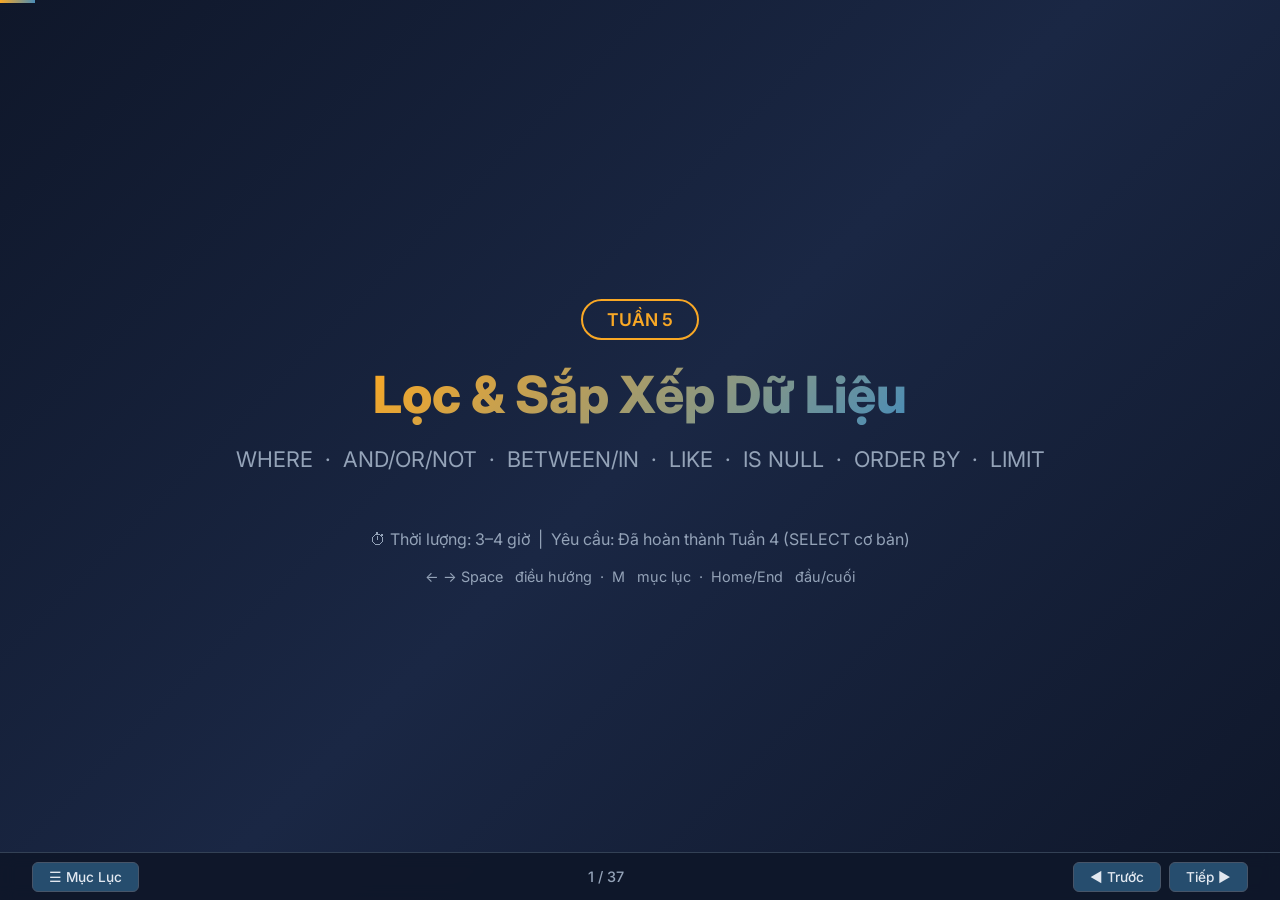
<file: docs/Slides/05.Filter_Data_slides.html>
﻿<!DOCTYPE html>
<html lang="vi">
<head>
    <meta charset="UTF-8">
    <meta name="viewport" content="width=device-width, initial-scale=1.0">
    <title>Tuần 5: Lọc & Sắp Xếp Dữ Liệu — PostgreSQL</title>
    <link rel="stylesheet" href="slides.css">
    <style>
        /* AND/OR truth table */
        .truth-grid { display: grid; grid-template-columns: 1fr 1fr 1fr; gap: 2px; margin: 12px 0; font-size: 0.95rem; }
        .truth-grid .th { background: var(--primary-dark); color: var(--accent-light); padding: 8px 12px; font-weight: 600; text-align: center; border-radius: 4px; }
        .truth-grid .tc { background: var(--bg-card); padding: 8px 12px; text-align: center; border-radius: 4px; }
        .truth-grid .pass { color: var(--success); font-weight: 600; }
        .truth-grid .fail { color: var(--danger); }
        /* Step label circle */
        .step-label { display: inline-block; background: var(--primary); color: #fff; border-radius: 50%; width: 28px; height: 28px; text-align: center; line-height: 28px; font-size: 0.85rem; font-weight: 700; margin-right: 8px; }
        /* ORDER BY execution order flow */
        .order-flow { display: flex; flex-direction: column; gap: 8px; margin: 12px 0; }
        .order-flow .step { display: flex; align-items: center; background: var(--bg-card); border-radius: 10px; padding: 12px 18px; border: 1px solid #334155; }
        .order-flow .step.highlight-step { border-color: var(--accent); background: rgba(249,168,37,0.08); }
        .order-flow .step .num { min-width: 36px; height: 36px; background: var(--primary); border-radius: 8px; display: flex; align-items: center; justify-content: center; font-weight: 700; font-size: 1rem; margin-right: 16px; }
        .order-flow .step .label { font-size: 1rem; font-weight: 600; color: var(--text-bright); min-width: 130px; }
        .order-flow .step .note { color: var(--text-dim); font-size: 0.9rem; margin-left: 12px; }
    </style>
</head>
<body>

<div class="progress-bar" id="progressBar"></div>

<!-- TOC Overlay -->
<div class="toc-overlay" id="tocOverlay" onclick="closeTOC()">
    <div class="toc-panel" onclick="event.stopPropagation()">
        <h3>📑 Mục Lục — Tuần 5</h3>
        <a href="#" onclick="goSlide(0)">🏠 Trang bìa</a>
        <a href="#" onclick="goSlide(1)">🎯 Mục tiêu tuần này</a>
        <a href="#" onclick="goSlide(2)">📖 Câu chuyện mở đầu</a>

        <a href="#" class="section-header" onclick="goSlide(3)">5.1 WHERE — Lọc dữ liệu</a>
        <a href="#" onclick="goSlide(4)">WHERE hoạt động như thế nào</a>
        <a href="#" onclick="goSlide(5)">Cú pháp WHERE</a>

        <a href="#" class="section-header" onclick="goSlide(6)">5.2 Toán tử so sánh</a>
        <a href="#" onclick="goSlide(7)">Bảng toán tử & ví dụ</a>

        <a href="#" class="section-header" onclick="goSlide(8)">5.3 Bẫy so sánh VARCHAR</a>
        <a href="#" onclick="goSlide(9)">Bẫy 1 — Hoa/thường</a>
        <a href="#" onclick="goSlide(10)">Bẫy 2 — Khoảng trắng thừa</a>
        <a href="#" onclick="goSlide(11)">Bẫy 3 — VARCHAR với số</a>

        <a href="#" class="section-header" onclick="goSlide(12)">5.4 AND / OR / NOT</a>
        <a href="#" onclick="goSlide(13)">AND — tất cả đúng</a>
        <a href="#" onclick="goSlide(14)">OR — ít nhất một đúng</a>
        <a href="#" onclick="goSlide(15)">⚠️ Kết hợp AND + OR (ngoặc!)</a>

        <a href="#" class="section-header" onclick="goSlide(16)">5.5 BETWEEN / IN</a>
        <a href="#" onclick="goSlide(17)">BETWEEN — lọc khoảng giá trị</a>
        <a href="#" onclick="goSlide(18)">IN / NOT IN — lọc danh sách</a>

        <a href="#" class="section-header" onclick="goSlide(19)">5.6 LIKE — tìm theo mẫu</a>
        <a href="#" onclick="goSlide(20)">Ký tự % và _</a>
        <a href="#" onclick="goSlide(21)">ILIKE — không phân biệt hoa/thường</a>

        <a href="#" class="section-header" onclick="goSlide(22)">5.7 IS NULL / IS NOT NULL</a>
        <a href="#" onclick="goSlide(23)">NULL là gì?</a>
        <a href="#" onclick="goSlide(24)">Cách lọc NULL đúng cách</a>

        <a href="#" class="section-header" onclick="goSlide(25)">5.8 ORDER BY — Sắp xếp</a>
        <a href="#" onclick="goSlide(26)">ASC / DESC cú pháp</a>
        <a href="#" onclick="goSlide(27)">Sắp xếp nhiều cột & NULL</a>

        <a href="#" class="section-header" onclick="goSlide(28)">5.9 Kết hợp WHERE + ORDER BY + LIMIT</a>
        <a href="#" onclick="goSlide(29)">Bộ ba công cụ phân tích</a>

        <a href="#" class="section-header" onclick="goSlide(30)">5.10 Thứ tự thực thi</a>
        <a href="#" onclick="goSlide(31)">Thứ tự viết vs thực thi</a>
        <a href="#" onclick="goSlide(32)">Alias trong WHERE vs ORDER BY</a>

        <a href="#" class="section-header" onclick="goSlide(33)">📋 Tổng Kết</a>
        <a href="#" onclick="goSlide(34)">Bảng tra cứu nhanh</a>
        <a href="#" onclick="goSlide(35)">✅ Checklist tự kiểm tra</a>
        <a href="#" onclick="goSlide(36)">➡️ Tuần 6 sắp tới</a>
    </div>
</div>

<div class="slide-deck" id="deck">

    <!-- ═══════════════════════════════════════════════════════ -->
    <!-- SLIDE 0: TITLE                                          -->
    <!-- ═══════════════════════════════════════════════════════ -->
    <div class="slide title-slide active">
        <div class="week-badge">TUẦN 5</div>
        <h1>Lọc &amp; Sắp Xếp Dữ Liệu</h1>
        <p class="subtitle">WHERE &nbsp;·&nbsp; AND/OR/NOT &nbsp;·&nbsp; BETWEEN/IN &nbsp;·&nbsp; LIKE &nbsp;·&nbsp; IS NULL &nbsp;·&nbsp; ORDER BY &nbsp;·&nbsp; LIMIT</p>
        <p style="color:var(--text-dim); margin-top:20px; font-size:1rem;">⏱ Thời lượng: 3–4 giờ &nbsp;|&nbsp; Yêu cầu: Đã hoàn thành Tuần 4 (SELECT cơ bản)</p>
        <p style="color:var(--text-dim); margin-top:12px; font-size:0.9rem;">← → Space &nbsp; điều hướng &nbsp;·&nbsp; M &nbsp; mục lục &nbsp;·&nbsp; Home/End &nbsp; đầu/cuối</p>
    </div>

    <!-- ═══════════════════════════════════════════════════════ -->
    <!-- SLIDE 1: MỤC TIÊU                                       -->
    <!-- ═══════════════════════════════════════════════════════ -->
    <div class="slide">
        <h2>🎯 Mục Tiêu Tuần 5</h2>
        <div class="columns-3" style="margin-top:8px;">
            <div class="card tip">
                <div style="font-size:2.2rem; margin-bottom:10px;">🔍</div>
                <h3>Lọc dữ liệu</h3>
                <p>Viết <code>WHERE</code> với bất kỳ điều kiện nào — số, text, ngày, NULL, khoảng giá trị, danh sách, mẫu tìm kiếm</p>
            </div>
            <div class="card info">
                <div style="font-size:2.2rem; margin-bottom:10px;">📊</div>
                <h3>Kết hợp điều kiện</h3>
                <p>Dùng <code>AND</code>, <code>OR</code>, <code>NOT</code> để kết hợp nhiều điều kiện, hiểu thứ tự ưu tiên và dùng ngoặc đúng chỗ</p>
            </div>
            <div class="card excel">
                <div style="font-size:2.2rem; margin-bottom:10px;">↕️</div>
                <h3>Sắp xếp & giới hạn</h3>
                <p>Dùng <code>ORDER BY</code> sắp xếp kết quả và <code>LIMIT</code> lấy Top N — như Sort và Filter "5 hàng đầu" trong Excel</p>
            </div>
        </div>
        <div class="card info" style="margin-top:12px;">
            <p>📌 Sau tuần này bạn có thể trả lời câu hỏi như: <em>"Top 3 nhân viên lương cao nhất phòng IT đang làm việc là ai?"</em> chỉ trong một câu SQL.</p>
        </div>
    </div>

    <!-- ═══════════════════════════════════════════════════════ -->
    <!-- SLIDE 2: MỞ ĐẦU                                         -->
    <!-- ═══════════════════════════════════════════════════════ -->
    <div class="slide">
        <h2>📖 Câu Chuyện Mở Đầu</h2>
        <p style="margin-bottom:14px;">Sếp yêu cầu: <em>"Cho tôi danh sách nhân viên phòng Kinh doanh có lương trên 18 triệu."</em></p>
        <div class="compare">
            <div>
                <h3>📊 Cách Excel</h3>
                <ol style="font-size:0.98rem; color:var(--text-dim);">
                    <li>Mở bảng → Tab Data → Filter</li>
                    <li>Click mũi tên cột <strong>"Phòng ban"</strong> → chọn "Kinh doanh"</li>
                    <li>Click mũi tên cột <strong>"Lương"</strong> → Number Filters → Greater Than → 18000000</li>
                    <li>Xong... nhưng kết quả chỉ có ở file Excel đó</li>
                </ol>
            </div>
            <div>
                <h3>🐘 Cách SQL</h3>
                <pre>
<span class="keyword">SELECT</span> ho_ten, luong, phong_ban
<span class="keyword">FROM</span> nhan_vien
<span class="keyword">WHERE</span> phong_ban = <span class="string">'Kinh doanh'</span>
  <span class="keyword">AND</span> luong > <span class="number">18000000</span>;</pre>
                <p style="font-size:0.9rem; color:var(--success); margin-top:8px;">✅ Có thể lưu, tự động hóa và chạy lại bất cứ lúc nào!</p>
            </div>
        </div>
        <div class="card tip">
            <p>💡 Kết quả y hệt nhau — nhưng SQL cho phép bạn <strong>lưu lại câu hỏi</strong> chứ không chỉ kết quả.</p>
        </div>
    </div>

    <!-- ═══════════════════════════════════════════════════════ -->
    <!-- SLIDE 3: SECTION 5.1                                    -->
    <!-- ═══════════════════════════════════════════════════════ -->
    <div class="slide section-slide">
        <div class="section-num">5.1</div>
        <h1>WHERE</h1>
        <p class="subtitle">Lọc dữ liệu theo điều kiện — tương đương Filter trong Excel</p>
    </div>

    <!-- ═══════════════════════════════════════════════════════ -->
    <!-- SLIDE 4: WHERE HOẠT ĐỘNG NHƯ THẾ NÀO                    -->
    <!-- ═══════════════════════════════════════════════════════ -->
    <div class="slide">
        <h2>WHERE Hoạt Động Như Thế Nào?</h2>
        <p style="margin-bottom:12px;">WHERE kiểm tra <strong>từng hàng</strong> — hàng nào thỏa điều kiện thì "lọt qua", hàng nào không thì bị bỏ qua.</p>
        <div class="filter-visual">
<span class="row-header">  id │ ho_ten             │ luong    │ phong_ban  </span>
<span class="row-fail">───┼────────────────────┼──────────┼─────────────
   1 │ Trần Thị Mai       │ 15000000 │ Kế toán     ← ❌ loại</span>
<span class="row-pass">   2 │ Nguyễn Văn An      │ 20000000 │ Kinh doanh  ← ✅ qua</span>
<span class="row-fail">   3 │ Lê Thị Bình        │ 18000000 │ Nhân sự     ← ❌ loại</span>
<span class="row-fail">   4 │ Phạm Minh Châu     │ 25000000 │ IT          ← ❌ loại</span>
<span class="row-fail">   5 │ Hoàng Thị Dung     │ 13000000 │ Kế toán     ← ❌ loại</span>
<span class="row-pass">   6 │ Võ Văn Em          │ 22000000 │ Kinh doanh  ← ✅ qua</span>
        </div>
        <div class="diagram" style="margin-top:8px;">
            <div class="box">Toàn bộ bảng<br><small style="color:var(--text-dim)">6 hàng</small></div>
            <div class="arrow">→</div>
            <div class="box active-box">WHERE<br><small>kiểm tra từng hàng</small></div>
            <div class="arrow">→</div>
            <div class="box">Kết quả<br><small style="color:var(--success)">2 hàng khớp</small></div>
        </div>
        <div class="card tip">
            <p>💡 <strong>WHERE không xóa dữ liệu.</strong> Nó chỉ quyết định hàng nào được hiển thị — giống hệt Filter trong Excel, bảng gốc không bị ảnh hưởng.</p>
        </div>
    </div>

    <!-- ═══════════════════════════════════════════════════════ -->
    <!-- SLIDE 5: CÚ PHÁP WHERE                                  -->
    <!-- ═══════════════════════════════════════════════════════ -->
    <div class="slide">
        <h2>Cú Pháp WHERE</h2>
        <pre>
<span class="keyword">SELECT</span>  cot1, cot2, ...
<span class="keyword">FROM</span>    ten_bang
<span class="keyword">WHERE</span>   &lt;điều kiện&gt;;     <span class="comment">← Thêm ở đây, sau FROM</span></pre>
        <p style="margin: 12px 0 8px;">Điều kiện có thể là nhiều dạng — đây là bức tranh tổng quan:</p>
        <div class="columns-2">
            <div>
                <div class="card" style="margin-bottom:8px;">
                    <p><strong>So sánh đơn:</strong> <code>luong > 10000000</code></p>
                </div>
                <div class="card" style="margin-bottom:8px;">
                    <p><strong>Kết hợp:</strong> <code>... AND ...</code> &nbsp;/&nbsp; <code>... OR ...</code></p>
                </div>
                <div class="card" style="margin-bottom:8px;">
                    <p><strong>Khoảng giá trị:</strong> <code>BETWEEN 10tr AND 20tr</code></p>
                </div>
            </div>
            <div>
                <div class="card" style="margin-bottom:8px;">
                    <p><strong>Danh sách:</strong> <code>IN ('IT', 'KD', 'NS')</code></p>
                </div>
                <div class="card" style="margin-bottom:8px;">
                    <p><strong>Tìm theo mẫu:</strong> <code>LIKE 'Nguyễn%'</code></p>
                </div>
                <div class="card" style="margin-bottom:8px;">
                    <p><strong>Kiểm tra trống:</strong> <code>email IS NULL</code></p>
                </div>
            </div>
        </div>
        <div class="card excel">
            <p>📊 <strong>Excel:</strong> Tất cả những dạng này tương đương các tùy chọn trong Filter → "Number Filters", "Text Filters", "Date Filters" và check "Blanks".</p>
        </div>
    </div>

    <!-- ═══════════════════════════════════════════════════════ -->
    <!-- SLIDE 6: SECTION 5.2                                    -->
    <!-- ═══════════════════════════════════════════════════════ -->
    <div class="slide section-slide">
        <div class="section-num">5.2</div>
        <h1>Toán Tử So Sánh</h1>
        <p class="subtitle">Giống điều kiện trong "Custom Filter" của Excel</p>
    </div>

    <!-- ═══════════════════════════════════════════════════════ -->
    <!-- SLIDE 7: BẢNG TOÁN TỬ                                   -->
    <!-- ═══════════════════════════════════════════════════════ -->
    <div class="slide">
        <h2>Bảng Toán Tử So Sánh</h2>
        <table>
            <tr><th>Toán tử SQL</th><th>Ý nghĩa</th><th>Ví dụ</th><th>Excel Filter tương đương</th></tr>
            <tr><td><code>=</code></td><td>Bằng</td><td><code>phong_ban = 'IT'</code></td><td>"equals" IT</td></tr>
            <tr><td><code>!= </code> hoặc <code>&lt;&gt;</code></td><td>Không bằng</td><td><code>phong_ban != 'IT'</code></td><td>"does not equal" IT</td></tr>
            <tr><td><code>&gt;</code></td><td>Lớn hơn</td><td><code>luong &gt; 15000000</code></td><td>"greater than"</td></tr>
            <tr><td><code>&lt;</code></td><td>Nhỏ hơn</td><td><code>luong &lt; 15000000</code></td><td>"less than"</td></tr>
            <tr><td><code>&gt;=</code></td><td>Lớn hơn hoặc bằng</td><td><code>luong &gt;= 15000000</code></td><td>"greater than or equal to"</td></tr>
            <tr><td><code>&lt;=</code></td><td>Nhỏ hơn hoặc bằng</td><td><code>luong &lt;= 15000000</code></td><td>"less than or equal to"</td></tr>
        </table>
        <div class="card warning" style="margin-top:12px;">
            <p>⚠️ <strong>Dấu nháy đơn cho chuỗi:</strong> Text phải có dấu nháy đơn <code>'...'</code><br>
            ✅ <code>WHERE phong_ban = 'IT'</code> &nbsp;|&nbsp; ❌ <code>WHERE phong_ban = "IT"</code> (nháy kép là dành cho alias)<br>
            Với <strong>số</strong> thì không cần nháy: ✅ <code>WHERE luong &gt; 15000000</code></p>
        </div>
    </div>

    <!-- ═══════════════════════════════════════════════════════ -->
    <!-- SLIDE 8: SECTION 5.3                                    -->
    <!-- ═══════════════════════════════════════════════════════ -->
    <div class="slide section-slide">
        <div class="section-num">5.3</div>
        <h1>Bẫy So Sánh VARCHAR</h1>
        <p class="subtitle">3 lỗi phổ biến khi lọc dữ liệu kiểu chữ</p>
    </div>

    <!-- ═══════════════════════════════════════════════════════ -->
    <!-- SLIDE 9: BẪY 1 — HOA/THƯỜNG                            -->
    <!-- ═══════════════════════════════════════════════════════ -->
    <div class="slide">
        <h2>⚠️ Bẫy 1 — VARCHAR Phân Biệt Hoa/Thường</h2>
        <p style="margin-bottom:14px;">Trong Excel, Filter không phân biệt hoa/thường. <strong>SQL thì phân biệt!</strong></p>
        <div class="filter-visual">
  Dữ liệu trong bảng        Câu WHERE                    Kết quả
  ─────────────────────────────────────────────────────────────────────
  <span class="row-pass">phong_ban = 'IT'     │  WHERE phong_ban = 'IT'      │  ✅ Tìm thấy</span>
  <span class="row-fail">phong_ban = 'IT'     │  WHERE phong_ban = 'it'      │  ❌ Không thấy!</span>
  <span class="row-fail">phong_ban = 'IT'     │  WHERE phong_ban = 'It'      │  ❌ Không thấy!</span>
        </div>
        <div class="columns-2" style="margin-top:8px;">
            <div>
                <div class="card warning"><p>❌ Sai — nếu dữ liệu lưu là <code>'IT'</code></p><pre style="margin-top:8px;font-size:0.85rem;"><span class="keyword">WHERE</span> phong_ban = <span class="string">'it'</span></pre></div>
            </div>
            <div>
                <div class="card tip"><p>✅ Đúng — 2 cách an toàn</p>
                <pre style="margin-top:8px;font-size:0.85rem;"><span class="comment">-- Cách 1: Dùng LOWER()</span>
<span class="keyword">WHERE</span> <span class="func">LOWER</span>(phong_ban) = <span class="string">'it'</span>
<span class="comment">-- Cách 2: Dùng ILIKE</span>
<span class="keyword">WHERE</span> phong_ban <span class="op">ILIKE</span> <span class="string">'it'</span></pre></div>
            </div>
        </div>
        <div class="card info">
            <p>📌 Trước khi viết điều kiện lọc text, hãy chạy <code>SELECT DISTINCT phong_ban FROM nhan_vien;</code> để xem đúng format đang lưu.</p>
        </div>
    </div>

    <!-- ═══════════════════════════════════════════════════════ -->
    <!-- SLIDE 10: BẪY 2 — KHOẢNG TRẮNG                         -->
    <!-- ═══════════════════════════════════════════════════════ -->
    <div class="slide">
        <h2>⚠️ Bẫy 2 — Khoảng Trắng Thừa (Trailing Spaces)</h2>
        <p style="margin-bottom:12px;">Xảy ra thường xuyên khi <strong>import dữ liệu từ Excel/CSV</strong>. Dữ liệu trông ổn nhưng thực ra có dấu cách ẩn:</p>
        <div class="filter-visual">
  Dữ liệu thực tế lưu trong DB       Bạn nhìn thấy      WHERE = ?
  ─────────────────────────────────────────────────────────────────────
  <span class="row-fail">'IT      ' (6 dấu cách sau)   →   IT              ❌ Không khớp!</span>
  <span class="row-fail">'  Kinh doanh' (2 dấu trước)  →   Kinh doanh      ❌ Không khớp!</span>
        </div>
        <div class="compare" style="margin-top:8px;">
            <div>
                <h3>🔍 Phát hiện khoảng trắng</h3>
                <pre style="font-size:0.85rem;">
<span class="comment">-- LENGTH đếm cả dấu cách</span>
<span class="keyword">SELECT</span> phong_ban,
       <span class="func">LENGTH</span>(phong_ban) <span class="keyword">AS</span> do_dai
<span class="keyword">FROM</span> nhan_vien
<span class="keyword">GROUP BY</span> phong_ban
<span class="keyword">ORDER BY</span> phong_ban;</pre>
            </div>
            <div>
                <h3>✅ Cách xử lý</h3>
                <pre style="font-size:0.85rem;">
<span class="comment">-- Dùng TRIM() khi so sánh</span>
<span class="keyword">WHERE</span> <span class="func">TRIM</span>(phong_ban) = <span class="string">'IT'</span>

<span class="comment">-- Hoặc làm sạch dữ liệu 1 lần</span>
<span class="comment">-- (dùng UPDATE — học ở Tuần 9)</span>
<span class="keyword">UPDATE</span> nhan_vien
<span class="keyword">SET</span> phong_ban = <span class="func">TRIM</span>(phong_ban);</pre>
            </div>
        </div>
    </div>

    <!-- ═══════════════════════════════════════════════════════ -->
    <!-- SLIDE 11: BẪY 3 — VARCHAR VỚI SỐ                       -->
    <!-- ═══════════════════════════════════════════════════════ -->
    <div class="slide">
        <h2>⚠️ Bẫy 3 — So Sánh VARCHAR Với Số</h2>
        <p style="margin-bottom:10px;">Khi cột VARCHAR lưu các giá trị số (như mã NV), <strong>thứ tự từ điển ≠ thứ tự số</strong>:</p>
        <div class="filter-visual">
  Thứ tự TỪ ĐIỂN của VARCHAR:    '007' → '008' → '099' → '1' → '10' → '2' → '9'
  Thứ tự SỐ thực sự:              1    →  2    →  7    →  8  →  9   → 10  → 99
        </div>
        <div class="compare" style="margin-top:8px;">
            <div>
                <div class="card warning">
                    <p>❌ <strong>Sai — so sánh VARCHAR với số nguyên</strong></p>
                    <pre style="font-size:0.85rem; margin-top:8px;"><span class="keyword">WHERE</span> ma_nhan_vien > <span class="number">5</span>
<span class="comment">-- Lỗi: operator does not exist</span>
<span class="comment">-- character varying > integer</span></pre>
                    <p style="margin-top:8px;">❌ <strong>Sai — so sánh VARCHAR với chuỗi số</strong></p>
                    <pre style="font-size:0.85rem; margin-top:6px;"><span class="keyword">WHERE</span> ma_nhan_vien > <span class="string">'5'</span>
<span class="comment">-- '007' &lt; '5' vì '0' &lt; '5' !</span>
<span class="comment">-- Kết quả sai hoàn toàn!</span></pre>
                </div>
            </div>
            <div>
                <div class="card tip">
                    <p>✅ <strong>Đúng — ép kiểu về số trước khi so sánh</strong></p>
                    <pre style="font-size:0.85rem; margin-top:8px;"><span class="keyword">WHERE</span> ma_nhan_vien::<span class="type">INTEGER</span> > <span class="number">5</span>
<span class="comment">-- Hoặc dùng CAST()</span>
<span class="keyword">WHERE</span> <span class="func">CAST</span>(ma_nhan_vien <span class="keyword">AS</span> <span class="type">INTEGER</span>) > <span class="number">5</span></pre>
                    <p style="margin-top:12px; font-size:0.9rem; color:var(--text-dim);">Học thêm về ép kiểu trong <em>Reference/type_casting.md</em></p>
                </div>
            </div>
        </div>
    </div>

    <!-- ═══════════════════════════════════════════════════════ -->
    <!-- SLIDE 12: SECTION 5.4                                   -->
    <!-- ═══════════════════════════════════════════════════════ -->
    <div class="slide section-slide">
        <div class="section-num">5.4</div>
        <h1>AND / OR / NOT</h1>
        <p class="subtitle">Kết hợp nhiều điều kiện — như Filter nhiều cột trong Excel</p>
    </div>

    <!-- ═══════════════════════════════════════════════════════ -->
    <!-- SLIDE 13: AND                                           -->
    <!-- ═══════════════════════════════════════════════════════ -->
    <div class="slide">
        <h2>AND — Tất Cả Điều Kiện Phải Đúng</h2>
        <p style="margin-bottom:14px;">Giống Filter nhiều cột trong Excel — <strong>cả hai</strong> điều kiện phải thỏa mãn:</p>
        <div class="columns-2">
            <div>
                <div class="truth-grid">
                    <div class="th">Điều kiện A</div><div class="th">Điều kiện B</div><div class="th">A AND B</div>
                    <div class="tc pass">✅ Đúng</div><div class="tc pass">✅ Đúng</div><div class="tc pass">✅ Lấy</div>
                    <div class="tc pass">✅ Đúng</div><div class="tc fail">❌ Sai</div><div class="tc fail">❌ Bỏ</div>
                    <div class="tc fail">❌ Sai</div><div class="tc pass">✅ Đúng</div><div class="tc fail">❌ Bỏ</div>
                    <div class="tc fail">❌ Sai</div><div class="tc fail">❌ Sai</div><div class="tc fail">❌ Bỏ</div>
                </div>
                <p style="font-size:0.9rem; color:var(--text-dim); margin-top:8px;">AND rất "khắt khe" — chỉ 1 trong 4 trường hợp được lấy</p>
            </div>
            <div>
                <pre>
<span class="comment">-- Kinh doanh VÀ lương > 18tr</span>
<span class="keyword">SELECT</span> ho_ten, luong, phong_ban
<span class="keyword">FROM</span> nhan_vien
<span class="keyword">WHERE</span> phong_ban = <span class="string">'Kinh doanh'</span>
  <span class="keyword">AND</span> luong > <span class="number">18000000</span>;</pre>
                <div class="card excel">
                    <p>📊 <strong>Excel:</strong> Filter cột "Phòng ban" = Kinh doanh, <em>đồng thời</em> Filter cột "Lương" &gt; 18,000,000</p>
                </div>
            </div>
        </div>
    </div>

    <!-- ═══════════════════════════════════════════════════════ -->
    <!-- SLIDE 14: OR                                            -->
    <!-- ═══════════════════════════════════════════════════════ -->
    <div class="slide">
        <h2>OR — Ít Nhất Một Điều Kiện Đúng</h2>
        <p style="margin-bottom:14px;">Giống chọn nhiều giá trị trong Filter — chỉ cần <strong>một trong các điều kiện</strong> thỏa:</p>
        <div class="columns-2">
            <div>
                <div class="truth-grid">
                    <div class="th">Điều kiện A</div><div class="th">Điều kiện B</div><div class="th">A OR B</div>
                    <div class="tc pass">✅ Đúng</div><div class="tc pass">✅ Đúng</div><div class="tc pass">✅ Lấy</div>
                    <div class="tc pass">✅ Đúng</div><div class="tc fail">❌ Sai</div><div class="tc pass">✅ Lấy</div>
                    <div class="tc fail">❌ Sai</div><div class="tc pass">✅ Đúng</div><div class="tc pass">✅ Lấy</div>
                    <div class="tc fail">❌ Sai</div><div class="tc fail">❌ Sai</div><div class="tc fail">❌ Bỏ</div>
                </div>
                <p style="font-size:0.9rem; color:var(--text-dim); margin-top:8px;">OR rất "rộng rãi" — 3 trong 4 trường hợp được lấy</p>
            </div>
            <div>
                <pre>
<span class="comment">-- Phòng IT HOẶC Kinh doanh</span>
<span class="keyword">SELECT</span> ho_ten, phong_ban
<span class="keyword">FROM</span> nhan_vien
<span class="keyword">WHERE</span> phong_ban = <span class="string">'IT'</span>
   <span class="keyword">OR</span> phong_ban = <span class="string">'Kinh doanh'</span>;</pre>
                <div class="card tip" style="margin-top:8px;">
                    <p>💡 Thay vì nhiều <code>OR</code>, dùng <code>IN</code> cho gọn hơn:<br><code>WHERE phong_ban IN ('IT', 'Kinh doanh')</code></p>
                </div>
            </div>
        </div>
    </div>

    <!-- ═══════════════════════════════════════════════════════ -->
    <!-- SLIDE 15: NOT + NGOẶC ĐƠN                              -->
    <!-- ═══════════════════════════════════════════════════════ -->
    <div class="slide">
        <h2>⚠️ Kết Hợp AND + OR — Phải Dùng Ngoặc!</h2>
        <p style="margin-bottom:10px;"><strong>AND được tính trước OR</strong> — đây là nguồn lỗi logic phổ biến nhất:</p>
        <div class="compare">
            <div>
                <div class="card warning">
                    <p>❌ <strong>Viết sai — không có ngoặc</strong></p>
                    <pre style="font-size:0.85rem; margin-top:8px;">
<span class="keyword">WHERE</span> phong_ban = <span class="string">'Kinh doanh'</span>
   <span class="keyword">OR</span> phong_ban = <span class="string">'IT'</span>
  <span class="keyword">AND</span> luong > <span class="number">20000000</span></pre>
                    <p style="font-size:0.9rem; color:var(--text-dim); margin-top:8px;">Máy hiểu là: <em>Kinh doanh bất kỳ lương</em> HOẶC <em>IT &amp; lương &gt; 20tr</em></p>
                </div>
            </div>
            <div>
                <div class="card tip">
                    <p>✅ <strong>Viết đúng — dùng ngoặc nhóm OR</strong></p>
                    <pre style="font-size:0.85rem; margin-top:8px;">
<span class="keyword">WHERE</span> (phong_ban = <span class="string">'Kinh doanh'</span>
    <span class="keyword">OR</span> phong_ban = <span class="string">'IT'</span>)
  <span class="keyword">AND</span> luong > <span class="number">20000000</span></pre>
                    <p style="font-size:0.9rem; color:var(--success); margin-top:8px;">Máy hiểu đúng: <em>(Kinh doanh hoặc IT)</em> VÀ lương &gt; 20tr</p>
                </div>
            </div>
        </div>
        <div class="card info" style="margin-top:8px;">
            <p>📌 <strong>Nguyên tắc vàng:</strong> Khi dùng cả AND và OR trong cùng một WHERE — <strong>luôn dùng ngoặc đơn</strong> để nhóm rõ ràng. Đừng tin vào thứ tự ưu tiên mặc định.</p>
        </div>
    </div>

    <!-- ═══════════════════════════════════════════════════════ -->
    <!-- SLIDE 16: SECTION 5.5                                   -->
    <!-- ═══════════════════════════════════════════════════════ -->
    <div class="slide section-slide">
        <div class="section-num">5.5</div>
        <h1>BETWEEN / IN</h1>
        <p class="subtitle">Lọc khoảng giá trị và danh sách — viết gọn hơn AND/OR</p>
    </div>

    <!-- ═══════════════════════════════════════════════════════ -->
    <!-- SLIDE 17: BETWEEN                                       -->
    <!-- ═══════════════════════════════════════════════════════ -->
    <div class="slide">
        <h2>BETWEEN — Lọc Theo Khoảng Giá Trị</h2>
        <p style="margin-bottom:14px;">Tương đương "between" trong Excel Custom Filter — ngắn gọn hơn viết <code>&gt;= AND &lt;=</code>:</p>
        <div class="compare">
            <div>
                <h3>Cách viết dài</h3>
                <pre>
<span class="keyword">WHERE</span> luong >= <span class="number">15000000</span>
  <span class="keyword">AND</span> luong <= <span class="number">25000000</span></pre>
            </div>
            <div>
                <h3>Cách viết gọn với BETWEEN</h3>
                <pre>
<span class="keyword">WHERE</span> luong
  <span class="op">BETWEEN</span> <span class="number">15000000</span> <span class="keyword">AND</span> <span class="number">25000000</span></pre>
            </div>
        </div>
        <div class="card tip" style="margin-top:4px;">
            <p>💡 <code>BETWEEN a AND b</code> bao gồm cả <strong>hai đầu mút</strong> a và b (inclusive) — tương đương <code>&gt;= a AND &lt;= b</code></p>
        </div>
        <pre style="margin-top:8px;">
<span class="comment">-- BETWEEN với số:</span>
<span class="keyword">SELECT</span> ho_ten, luong <span class="keyword">FROM</span> nhan_vien
<span class="keyword">WHERE</span> luong <span class="op">BETWEEN</span> <span class="number">15000000</span> <span class="keyword">AND</span> <span class="number">25000000</span>;

<span class="comment">-- BETWEEN với ngày tháng:</span>
<span class="keyword">SELECT</span> ho_ten, ngay_vao <span class="keyword">FROM</span> nhan_vien
<span class="keyword">WHERE</span> ngay_vao <span class="op">BETWEEN</span> <span class="string">'2020-01-01'</span> <span class="keyword">AND</span> <span class="string">'2022-12-31'</span>;</pre>
    </div>

    <!-- ═══════════════════════════════════════════════════════ -->
    <!-- SLIDE 18: IN / NOT IN                                   -->
    <!-- ═══════════════════════════════════════════════════════ -->
    <div class="slide">
        <h2>IN / NOT IN — Lọc Theo Danh Sách</h2>
        <p style="margin-bottom:12px;">Tương đương chọn nhiều checkbox trong Excel Filter:</p>
        <div class="compare">
            <div>
                <h3>📊 Excel</h3>
                <p style="font-size:0.95rem; color:var(--text-dim);">Filter cột Phòng ban →<br>☑ IT &nbsp;☑ Kinh doanh &nbsp;☑ Nhân sự</p>
            </div>
            <div>
                <h3>🐘 SQL</h3>
                <pre style="font-size:0.88rem;">
<span class="keyword">WHERE</span> phong_ban
  <span class="op">IN</span> (<span class="string">'IT'</span>, <span class="string">'Kinh doanh'</span>, <span class="string">'Nhân sự'</span>)</pre>
            </div>
        </div>
        <pre style="margin-top:8px;">
<span class="comment">-- IN: Nằm trong danh sách</span>
<span class="keyword">WHERE</span> phong_ban <span class="op">IN</span> (<span class="string">'IT'</span>, <span class="string">'Kinh doanh'</span>);

<span class="comment">-- NOT IN: Không thuộc danh sách</span>
<span class="keyword">WHERE</span> phong_ban <span class="op">NOT IN</span> (<span class="string">'Kế toán'</span>, <span class="string">'Nhân sự'</span>);

<span class="comment">-- IN ngắn gọn hơn OR nhiều lần:</span>
<span class="comment">-- WHERE phong_ban = 'IT' OR phong_ban = 'Kinh doanh'</span></pre>
        <div class="card warning" style="margin-top:8px;">
            <p>⚠️ <strong>Bẫy NOT IN với NULL:</strong> Nếu danh sách trong <code>NOT IN</code> có chứa <code>NULL</code>, kết quả sẽ luôn trống! Đây là hành vi đặc biệt của SQL. Hãy dùng <code>IS NOT NULL</code> riêng biệt.</p>
        </div>
    </div>

    <!-- ═══════════════════════════════════════════════════════ -->
    <!-- SLIDE 19: SECTION 5.6                                   -->
    <!-- ═══════════════════════════════════════════════════════ -->
    <div class="slide section-slide">
        <div class="section-num">5.6</div>
        <h1>LIKE</h1>
        <p class="subtitle">Tìm kiếm theo mẫu — tương đương "Contains" / "Begins with" trong Excel</p>
    </div>

    <!-- ═══════════════════════════════════════════════════════ -->
    <!-- SLIDE 20: KÝ TỰ % VÀ _                                 -->
    <!-- ═══════════════════════════════════════════════════════ -->
    <div class="slide">
        <h2>LIKE — Hai Ký Tự Đặc Biệt</h2>
        <div class="columns-2" style="margin-bottom:10px;">
            <div class="card" style="text-align:center; padding:24px;">
                <div style="font-size:3rem; color:var(--accent); font-family:'Fira Code',monospace; font-weight:700;">%</div>
                <h3 style="margin-top:8px;">Đại diện bất kỳ chuỗi nào</h3>
                <p style="color:var(--text-dim);">Kể cả chuỗi rỗng (0 ký tự)</p>
            </div>
            <div class="card" style="text-align:center; padding:24px;">
                <div style="font-size:3rem; color:var(--accent); font-family:'Fira Code',monospace; font-weight:700;">_</div>
                <h3 style="margin-top:8px;">Đúng một ký tự bất kỳ</h3>
                <p style="color:var(--text-dim);">Không nhiều hơn, không ít hơn</p>
            </div>
        </div>
        <div class="filter-visual">
  <span class="row-header">Mẫu LIKE          Ý nghĩa                  Khớp với       Không khớp</span>
  <span class="row-pass">LIKE 'Nguyễn%'  → Bắt đầu bằng "Nguyễn"  Nguyễn Văn An  Trần Nguyễn</span>
  <span class="row-pass">LIKE '%Văn%'    → Chứa "Văn" ở bất kỳ đâu Nguyễn Văn An  Trần Thị Mai</span>
  <span class="row-pass">LIKE '%Mai'     → Kết thúc bằng "Mai"      Trần Thị Mai   Mai Lan</span>
  <span class="row-pass">LIKE 'SP-__'    → SP- + đúng 2 ký tự       SP-01, SP-AB   SP-1, SP-001</span>
        </div>
    </div>

    <!-- ═══════════════════════════════════════════════════════ -->
    <!-- SLIDE 21: ILIKE                                         -->
    <!-- ═══════════════════════════════════════════════════════ -->
    <div class="slide">
        <h2>LIKE — Ví Dụ Thực Tế &amp; ILIKE</h2>
        <pre>
<span class="comment">-- Tìm nhân viên họ Nguyễn</span>
<span class="keyword">SELECT</span> ho_ten <span class="keyword">FROM</span> nhan_vien
<span class="keyword">WHERE</span> ho_ten <span class="op">LIKE</span> <span class="string">'Nguyễn%'</span>;

<span class="comment">-- Tìm email dùng Gmail</span>
<span class="keyword">SELECT</span> ho_ten, email <span class="keyword">FROM</span> nhan_vien
<span class="keyword">WHERE</span> email <span class="op">LIKE</span> <span class="string">'%@gmail.com'</span>;

<span class="comment">-- Tìm email có tên chứa "van" (không phân biệt hoa thường)</span>
<span class="keyword">WHERE</span> email <span class="op">ILIKE</span> <span class="string">'%van%'</span>;   <span class="comment">-- ILIKE = Like không phân biệt HOA/thường</span></pre>
        <div class="columns-2" style="margin-top:8px;">
            <div class="card warning">
                <p>⚠️ <strong>LIKE phân biệt hoa/thường!</strong><br>
                <code>LIKE 'nguyen%'</code> ❌ — không tìm thấy "Nguyễn Văn An"</p>
            </div>
            <div class="card tip">
                <p>💡 <strong>Dùng ILIKE</strong> khi không chắc về hoa/thường:<br>
                <code>ILIKE 'nguyen%'</code> ✅ — tìm thấy "Nguyễn", "NGUYỄN", "nguyen"</p>
            </div>
        </div>
        <div class="card info" style="margin-top:8px;">
            <p>📌 <strong>Hiệu năng:</strong> <code>LIKE '%từ_khóa%'</code> (có % ở đầu) chậm hơn <code>LIKE 'từ_khóa%'</code> vì phải quét toàn bảng. Khi bảng lớn, ưu tiên mẫu có % ở cuối.</p>
        </div>
    </div>

    <!-- ═══════════════════════════════════════════════════════ -->
    <!-- SLIDE 22: SECTION 5.7                                   -->
    <!-- ═══════════════════════════════════════════════════════ -->
    <div class="slide section-slide">
        <div class="section-num">5.7</div>
        <h1>IS NULL / IS NOT NULL</h1>
        <p class="subtitle">Lọc ô trống — tương đương Filter Blanks trong Excel</p>
    </div>

    <!-- ═══════════════════════════════════════════════════════ -->
    <!-- SLIDE 23: NULL LÀ GÌ                                    -->
    <!-- ═══════════════════════════════════════════════════════ -->
    <div class="slide">
        <h2>NULL Là Gì?</h2>
        <p style="margin-bottom:14px;">Trong Excel, ô trống là ô bạn chưa điền. Trong SQL, <code>NULL</code> là giá trị đặc biệt nghĩa là <strong>"không biết" / "chưa có thông tin"</strong>.</p>
        <div class="compare">
            <div>
                <h3>📊 Excel — ô trống</h3>
                <div style="background:var(--bg-code); border-radius:8px; padding:16px; font-family:'Fira Code',monospace; font-size:0.9rem; margin-top:8px;">
                    <table style="font-size:0.9rem; margin:0;">
                        <tr><th>ho_ten</th><th>email</th></tr>
                        <tr><td>Trần Thị Mai</td><td style="color:var(--text-dim); font-style:italic;">(trống)</td></tr>
                        <tr><td>Nguyễn Văn An</td><td>an@cty.com</td></tr>
                    </table>
                </div>
            </div>
            <div>
                <h3>🐘 SQL — NULL</h3>
                <div style="background:var(--bg-code); border-radius:8px; padding:16px; font-family:'Fira Code',monospace; font-size:0.9rem; margin-top:8px;">
                    <table style="font-size:0.9rem; margin:0;">
                        <tr><th>ho_ten</th><th>email</th></tr>
                        <tr><td>Trần Thị Mai</td><td style="color:var(--text-dim); font-style:italic;">NULL</td></tr>
                        <tr><td>Nguyễn Văn An</td><td>an@cty.com</td></tr>
                    </table>
                </div>
            </div>
        </div>
        <div class="card info" style="margin-top:12px;">
            <p>📌 <strong>Điều đặc biệt về NULL:</strong> NULL không bằng bất cứ thứ gì — kể cả chính nó. <code>NULL = NULL</code> trả về <em>NULL</em> (không phải TRUE). Đó là lý do không dùng <code>=</code> để so sánh NULL.</p>
        </div>
    </div>

    <!-- ═══════════════════════════════════════════════════════ -->
    <!-- SLIDE 24: IS NULL                                       -->
    <!-- ═══════════════════════════════════════════════════════ -->
    <div class="slide">
        <h2>IS NULL / IS NOT NULL — Cách Lọc Đúng</h2>
        <div class="compare">
            <div>
                <div class="card warning">
                    <p>❌ <strong>KHÔNG BAO GIỜ dùng <code>= NULL</code></strong></p>
                    <pre style="font-size:0.88rem; margin-top:8px;">
<span class="keyword">WHERE</span> email = <span class="string">NULL</span>     <span class="comment">-- 0 hàng!</span>
<span class="keyword">WHERE</span> email != <span class="string">NULL</span>    <span class="comment">-- 0 hàng!</span></pre>
                    <p style="font-size:0.9rem; color:var(--text-dim); margin-top:8px;">Cả hai luôn trả về 0 hàng — dù có dữ liệu NULL hay không</p>
                </div>
            </div>
            <div>
                <div class="card tip">
                    <p>✅ <strong>Phải dùng IS NULL / IS NOT NULL</strong></p>
                    <pre style="font-size:0.88rem; margin-top:8px;">
<span class="keyword">WHERE</span> email <span class="op">IS NULL</span>
<span class="comment">← Hàng email bị trống</span>

<span class="keyword">WHERE</span> email <span class="op">IS NOT NULL</span>
<span class="comment">← Hàng email có giá trị</span></pre>
                </div>
            </div>
        </div>
        <pre style="margin-top:10px;">
<span class="comment">-- Tìm nhân viên chưa có email</span>
<span class="keyword">SELECT</span> ho_ten, phong_ban <span class="keyword">FROM</span> nhan_vien
<span class="keyword">WHERE</span> email <span class="op">IS NULL</span>;

<span class="comment">-- Tìm đơn hàng chưa được giao</span>
<span class="keyword">SELECT</span> ma_don_hang, ngay_dat <span class="keyword">FROM</span> don_hang
<span class="keyword">WHERE</span> ngay_giao <span class="op">IS NULL</span>;</pre>
    </div>

    <!-- ═══════════════════════════════════════════════════════ -->
    <!-- SLIDE 25: SECTION 5.8                                   -->
    <!-- ═══════════════════════════════════════════════════════ -->
    <div class="slide section-slide">
        <div class="section-num">5.8</div>
        <h1>ORDER BY</h1>
        <p class="subtitle">Sắp xếp kết quả — tương đương Sort trong Excel</p>
    </div>

    <!-- ═══════════════════════════════════════════════════════ -->
    <!-- SLIDE 26: ORDER BY CÚ PHÁP                              -->
    <!-- ═══════════════════════════════════════════════════════ -->
    <div class="slide">
        <h2>ORDER BY — ASC và DESC</h2>
        <div class="columns-2" style="margin-bottom:10px;">
            <div class="card" style="text-align:center;">
                <div style="font-size:1.8rem; margin-bottom:8px;">↑</div>
                <h3>ASC — Tăng dần</h3>
                <p style="color:var(--text-dim);">A → Z &nbsp;·&nbsp; 1 → 9 &nbsp;·&nbsp; Cũ → Mới</p>
                <p style="font-size:0.85rem; color:var(--text-dim); margin-top:6px;">Mặc định nếu không ghi gì</p>
            </div>
            <div class="card" style="text-align:center;">
                <div style="font-size:1.8rem; margin-bottom:8px;">↓</div>
                <h3>DESC — Giảm dần</h3>
                <p style="color:var(--text-dim);">Z → A &nbsp;·&nbsp; 9 → 1 &nbsp;·&nbsp; Mới → Cũ</p>
                <p style="font-size:0.85rem; color:var(--text-dim); margin-top:6px;">Phải ghi rõ DESC</p>
            </div>
        </div>
        <pre>
<span class="comment">-- Sắp theo lương thấp → cao (tăng dần, mặc định)</span>
<span class="keyword">SELECT</span> ho_ten, luong <span class="keyword">FROM</span> nhan_vien
<span class="keyword">ORDER BY</span> luong <span class="op">ASC</span>;

<span class="comment">-- Sắp theo lương cao → thấp (ai lương cao nhất?)</span>
<span class="keyword">SELECT</span> ho_ten, luong <span class="keyword">FROM</span> nhan_vien
<span class="keyword">ORDER BY</span> luong <span class="op">DESC</span>;

<span class="comment">-- Sắp theo ngày mới nhất trước</span>
<span class="keyword">SELECT</span> ma_don_hang, ngay_dat <span class="keyword">FROM</span> don_hang
<span class="keyword">ORDER BY</span> ngay_dat <span class="op">DESC</span>;</pre>
    </div>

    <!-- ═══════════════════════════════════════════════════════ -->
    <!-- SLIDE 27: ORDER BY NHIỀU CỘT + NULL                     -->
    <!-- ═══════════════════════════════════════════════════════ -->
    <div class="slide">
        <h2>ORDER BY Nhiều Cột &amp; Xử Lý NULL</h2>
        <p style="margin-bottom:12px;">Khi cột đầu tiên có giá trị bằng nhau, cột thứ hai phân biệt thứ tự — giống "Add Level" trong Excel Sort:</p>
        <pre>
<span class="comment">-- Phòng ban A→Z, trong cùng phòng sắp lương cao→thấp</span>
<span class="keyword">SELECT</span> ho_ten, phong_ban, luong
<span class="keyword">FROM</span> nhan_vien
<span class="keyword">ORDER BY</span> phong_ban <span class="op">ASC</span>, luong <span class="op">DESC</span>;
<span class="comment">--                 ↑ ưu tiên 1   ↑ ưu tiên 2 (khi phong_ban bằng nhau)</span></pre>
        <div class="columns-2" style="margin-top:8px;">
            <div class="card info">
                <h3>NULL trong ORDER BY</h3>
                <p style="font-size:0.95rem;">PostgreSQL mặc định: NULL ở <strong>đầu</strong> khi DESC, ở <strong>cuối</strong> khi ASC.</p>
            </div>
            <div>
                <pre style="font-size:0.88rem;">
<span class="comment">-- Đưa NULL xuống cuối danh sách</span>
<span class="keyword">ORDER BY</span> email <span class="op">ASC NULLS LAST</span>;

<span class="comment">-- Đưa NULL lên đầu danh sách</span>
<span class="keyword">ORDER BY</span> email <span class="op">DESC NULLS FIRST</span>;</pre>
            </div>
        </div>
    </div>

    <!-- ═══════════════════════════════════════════════════════ -->
    <!-- SLIDE 28: SECTION 5.9                                   -->
    <!-- ═══════════════════════════════════════════════════════ -->
    <div class="slide section-slide">
        <div class="section-num">5.9</div>
        <h1>Kết Hợp WHERE + ORDER BY + LIMIT</h1>
        <p class="subtitle">Bộ ba công cụ phân tích dữ liệu thực tế</p>
    </div>

    <!-- ═══════════════════════════════════════════════════════ -->
    <!-- SLIDE 29: BỘ BA CÔNG CỤ                                 -->
    <!-- ═══════════════════════════════════════════════════════ -->
    <div class="slide">
        <h2>WHERE + ORDER BY + LIMIT = Top N</h2>
        <p style="margin-bottom:12px;">Câu hỏi: <em>"Top 3 nhân viên lương cao nhất trong phòng Kinh doanh"</em></p>
        <div class="diagram" style="margin-bottom:12px;">
            <div class="box">WHERE<br><small style="color:var(--text-dim)">Lọc phòng KD</small></div>
            <div class="arrow">→</div>
            <div class="box">ORDER BY<br><small style="color:var(--text-dim)">Lương cao→thấp</small></div>
            <div class="arrow">→</div>
            <div class="box active-box">LIMIT 3<br><small>Lấy 3 hàng đầu</small></div>
        </div>
        <pre>
<span class="keyword">SELECT</span> ho_ten, luong
<span class="keyword">FROM</span> nhan_vien
<span class="keyword">WHERE</span> phong_ban = <span class="string">'Kinh doanh'</span>  <span class="comment">← Bước 1: lọc</span>
<span class="keyword">ORDER BY</span> luong <span class="op">DESC</span>              <span class="comment">← Bước 2: sắp xếp</span>
<span class="keyword">LIMIT</span> <span class="number">3</span>;                          <span class="comment">← Bước 3: lấy top 3</span></pre>
        <div class="columns-2" style="margin-top:8px;">
            <div class="card excel">
                <p>📊 <strong>Excel tương đương:</strong><br>Filter phòng KD → Sort lương Z→A → nhìn 3 hàng đầu</p>
            </div>
            <div class="card tip">
                <p>💡 <strong>Nhân viên vào sớm nhất:</strong><br><code>ORDER BY ngay_vao ASC LIMIT 1</code></p>
            </div>
        </div>
    </div>

    <!-- ═══════════════════════════════════════════════════════ -->
    <!-- SLIDE 30: SECTION 5.10                                  -->
    <!-- ═══════════════════════════════════════════════════════ -->
    <div class="slide section-slide">
        <div class="section-num">5.10</div>
        <h1>Thứ Tự Thực Thi</h1>
        <p class="subtitle">SQL không chạy từ trên xuống dưới như bạn đọc</p>
    </div>

    <!-- ═══════════════════════════════════════════════════════ -->
    <!-- SLIDE 31: THỨ TỰ                                        -->
    <!-- ═══════════════════════════════════════════════════════ -->
    <div class="slide">
        <h2>Thứ Tự Viết ≠ Thứ Tự Thực Thi</h2>
        <div class="compare">
            <div>
                <h3>📝 Thứ tự bạn VIẾT</h3>
                <pre style="font-size:0.9rem;">
<span class="keyword">SELECT</span>   ho_ten, luong
<span class="keyword">FROM</span>     nhan_vien
<span class="keyword">WHERE</span>    luong > <span class="number">15000000</span>
<span class="keyword">ORDER BY</span> luong <span class="op">DESC</span>
<span class="keyword">LIMIT</span>    <span class="number">3</span></pre>
            </div>
            <div>
                <h3>⚙️ Thứ tự máy CHẠY</h3>
                <div class="order-flow">
                    <div class="step"><div class="num">1</div><div class="label">FROM</div><div class="note">Lấy bảng nhan_vien</div></div>
                    <div class="step"><div class="num">2</div><div class="label">WHERE</div><div class="note">Lọc hàng luong > 15tr</div></div>
                    <div class="step"><div class="num">3</div><div class="label">SELECT</div><div class="note">Chọn cột ho_ten, luong</div></div>
                    <div class="step"><div class="num">4</div><div class="label">ORDER BY</div><div class="note">Sắp xếp DESC</div></div>
                    <div class="step"><div class="num">5</div><div class="label">LIMIT</div><div class="note">Lấy 3 hàng đầu</div></div>
                </div>
            </div>
        </div>
    </div>

    <!-- ═══════════════════════════════════════════════════════ -->
    <!-- SLIDE 32: ALIAS TRONG WHERE VS ORDER BY                 -->
    <!-- ═══════════════════════════════════════════════════════ -->
    <div class="slide">
        <h2>Hệ Quả: Alias trong WHERE vs ORDER BY</h2>
        <p style="margin-bottom:12px;">Vì WHERE chạy <em>trước</em> SELECT, alias tạo trong SELECT chưa tồn tại khi WHERE chạy:</p>
        <div class="compare">
            <div>
                <div class="card warning">
                    <p>❌ <strong>LỖI — dùng alias trong WHERE</strong></p>
                    <pre style="font-size:0.85rem; margin-top:8px;">
<span class="keyword">SELECT</span> ho_ten,
  luong * <span class="number">0.9</span> <span class="keyword">AS</span> luong_sau_thue
<span class="keyword">FROM</span> nhan_vien
<span class="keyword">WHERE</span> luong_sau_thue > <span class="number">13000000</span>;
<span class="comment">-- ERROR: column "luong_sau_thue"</span>
<span class="comment">-- does not exist</span></pre>
                </div>
            </div>
            <div>
                <div class="card tip">
                    <p>✅ <strong>Đúng — lặp lại biểu thức trong WHERE</strong></p>
                    <pre style="font-size:0.85rem; margin-top:8px;">
<span class="keyword">SELECT</span> ho_ten,
  luong * <span class="number">0.9</span> <span class="keyword">AS</span> luong_sau_thue
<span class="keyword">FROM</span> nhan_vien
<span class="keyword">WHERE</span> luong * <span class="number">0.9</span> > <span class="number">13000000</span>;
<span class="comment">-- Viết lại biểu thức trong WHERE</span></pre>
                </div>
            </div>
        </div>
        <div class="card info" style="margin-top:10px;">
            <p>📌 <strong>ORDER BY thì dùng alias được</strong> — vì ORDER BY chạy <em>sau</em> SELECT:<br>
            <code>ORDER BY luong_sau_thue DESC;</code> ✅</p>
        </div>
    </div>

    <!-- ═══════════════════════════════════════════════════════ -->
    <!-- SLIDE 33: BẢNG TRA CỨU NHANH                            -->
    <!-- ═══════════════════════════════════════════════════════ -->
    <div class="slide">
        <h2>📋 Bảng Tra Cứu Nhanh — Tuần 5</h2>
        <div class="slide-content">
            <table>
                <tr><th>Nhu cầu</th><th>SQL</th></tr>
                <tr><td>Lọc theo giá trị cụ thể</td><td><code>WHERE cot = 'gia_tri'</code></td></tr>
                <tr><td>Lọc theo khoảng số</td><td><code>WHERE cot BETWEEN 100 AND 200</code></td></tr>
                <tr><td>Lọc theo danh sách</td><td><code>WHERE cot IN ('a', 'b', 'c')</code></td></tr>
                <tr><td>Tìm theo mẫu text</td><td><code>WHERE cot LIKE 'tiền_tố%'</code></td></tr>
                <tr><td>Lọc ô trống</td><td><code>WHERE cot IS NULL</code></td></tr>
                <tr><td>Lọc ô có giá trị</td><td><code>WHERE cot IS NOT NULL</code></td></tr>
                <tr><td>Tất cả điều kiện đúng</td><td><code>WHERE dk1 AND dk2</code></td></tr>
                <tr><td>Ít nhất một điều kiện đúng</td><td><code>WHERE dk1 OR dk2</code></td></tr>
                <tr><td>Sắp xếp tăng dần</td><td><code>ORDER BY cot ASC</code></td></tr>
                <tr><td>Sắp xếp giảm dần</td><td><code>ORDER BY cot DESC</code></td></tr>
                <tr><td>Sắp xếp nhiều cột</td><td><code>ORDER BY cot1 ASC, cot2 DESC</code></td></tr>
                <tr><td>Lấy N hàng đầu</td><td><code>LIMIT N</code></td></tr>
            </table>
        </div>
    </div>

    <!-- ═══════════════════════════════════════════════════════ -->
    <!-- SLIDE 34: CHECKLIST                                     -->
    <!-- ═══════════════════════════════════════════════════════ -->
    <div class="slide">
        <h2>✅ Checklist Tự Kiểm Tra</h2>
        <p style="margin-bottom:14px;">Trước khi qua Tuần 6, hãy chắc chắn bạn có thể làm được:</p>
        <div class="columns-2">
            <div>
                <div class="card" style="margin-bottom:10px;">
                    <p>☐ &nbsp;Viết WHERE với toán tử so sánh <code>=</code>, <code>></code>, <code>!=</code></p>
                </div>
                <div class="card" style="margin-bottom:10px;">
                    <p>☐ &nbsp;Kết hợp AND, OR và dùng ngoặc đúng chỗ</p>
                </div>
                <div class="card" style="margin-bottom:10px;">
                    <p>☐ &nbsp;Dùng BETWEEN để lọc khoảng giá trị</p>
                </div>
                <div class="card" style="margin-bottom:10px;">
                    <p>☐ &nbsp;Dùng IN để lọc theo danh sách</p>
                </div>
                <div class="card" style="margin-bottom:10px;">
                    <p>☐ &nbsp;Dùng LIKE với <code>%</code> và <code>_</code></p>
                </div>
            </div>
            <div>
                <div class="card" style="margin-bottom:10px;">
                    <p>☐ &nbsp;Lọc NULL với IS NULL / IS NOT NULL (không dùng =)</p>
                </div>
                <div class="card" style="margin-bottom:10px;">
                    <p>☐ &nbsp;Sắp xếp với ORDER BY ASC/DESC</p>
                </div>
                <div class="card" style="margin-bottom:10px;">
                    <p>☐ &nbsp;Sắp xếp theo nhiều cột</p>
                </div>
                <div class="card" style="margin-bottom:10px;">
                    <p>☐ &nbsp;Kết hợp WHERE + ORDER BY + LIMIT (Top N)</p>
                </div>
                <div class="card" style="margin-bottom:10px;">
                    <p>☐ &nbsp;Biết tại sao alias không dùng được trong WHERE</p>
                </div>
            </div>
        </div>
    </div>

    <!-- ═══════════════════════════════════════════════════════ -->
    <!-- SLIDE 35: SO SÁNH EXCEL                                 -->
    <!-- ═══════════════════════════════════════════════════════ -->
    <div class="slide">
        <h2>📊 So Sánh Excel ↔ SQL — Tuần 5</h2>
        <table>
            <tr><th>Excel</th><th>SQL</th></tr>
            <tr><td>Filter cột → chọn giá trị</td><td><code>WHERE cot = 'gia_tri'</code></td></tr>
            <tr><td>Filter → Number Filters → Between</td><td><code>WHERE cot BETWEEN a AND b</code></td></tr>
            <tr><td>Filter → Text Filters → Contains</td><td><code>WHERE cot LIKE '%từ%'</code></td></tr>
            <tr><td>Filter → (Blanks)</td><td><code>WHERE cot IS NULL</code></td></tr>
            <tr><td>Sort A→Z</td><td><code>ORDER BY cot ASC</code></td></tr>
            <tr><td>Sort Z→A</td><td><code>ORDER BY cot DESC</code></td></tr>
            <tr><td>Sort theo nhiều cột (Add Level)</td><td><code>ORDER BY cot1, cot2</code></td></tr>
            <tr><td>Filter kết quả rồi nhìn 5 hàng đầu</td><td><code>WHERE ... ORDER BY ... LIMIT 5</code></td></tr>
        </table>
    </div>

    <!-- ═══════════════════════════════════════════════════════ -->
    <!-- SLIDE 36: CLOSING                                       -->
    <!-- ═══════════════════════════════════════════════════════ -->
    <div class="slide title-slide">
        <div class="week-badge" style="border-color:var(--success); color:var(--success);">TIẾP THEO</div>
        <h1>Tuần 6: Hàm Tổng Hợp &amp; GROUP BY</h1>
        <p class="subtitle">COUNT · SUM · AVG · MIN · MAX · GROUP BY · HAVING</p>
        <p style="color:var(--text-dim); margin-top:20px; font-size:1.1rem;">Tương đương <strong style="color:var(--accent-light);">Pivot Table</strong> trong Excel — một trong những kỹ năng mạnh nhất của SQL</p>
        <div style="display:flex; gap:20px; margin-top:28px; justify-content:center;">
            <div class="card" style="min-width:160px; text-align:center; padding:20px;">
                <div style="font-size:1.6rem;">📁</div>
                <p style="margin-top:6px; font-size:0.9rem; color:var(--text-dim);">Bài học<br><code>06...lesson.md</code></p>
            </div>
            <div class="card" style="min-width:160px; text-align:center; padding:20px;">
                <div style="font-size:1.6rem;">💻</div>
                <p style="margin-top:6px; font-size:0.9rem; color:var(--text-dim);">Ví dụ SQL<br><code>06...examples.sql</code></p>
            </div>
            <div class="card" style="min-width:160px; text-align:center; padding:20px;">
                <div style="font-size:1.6rem;">💪</div>
                <p style="margin-top:6px; font-size:0.9rem; color:var(--text-dim);">Bài tập<br><code>06...exercises.md</code></p>
            </div>
        </div>
    </div>

</div><!-- /slide-deck -->

<!-- Nav bar -->
<div class="nav-bar">
    <div><button onclick="toggleTOC()">☰ Mục Lục</button></div>
    <div class="page-info">
        <span id="slideNum">1</span> / <span id="totalSlides">?</span>
    </div>
    <div class="controls">
        <button onclick="prevSlide()">◀ Trước</button>
        <button onclick="nextSlide()">Tiếp ▶</button>
    </div>
</div>

<script>
    const slides = document.querySelectorAll('.slide');
    const total  = slides.length;
    let current  = 0;

    document.getElementById('totalSlides').textContent = total;

    function showSlide(n) {
        slides[current].classList.remove('active');
        current = Math.max(0, Math.min(n, total - 1));
        slides[current].classList.add('active');
        document.getElementById('slideNum').textContent = current + 1;
        document.getElementById('progressBar').style.width =
            ((current + 1) / total * 100) + '%';
    }

    function nextSlide() { showSlide(current + 1); }
    function prevSlide() { showSlide(current - 1); }
    function goSlide(n)  { showSlide(n); closeTOC(); }

    document.addEventListener('keydown', e => {
        if      (e.key === 'ArrowRight' || e.key === ' '    || e.key === 'PageDown') { e.preventDefault(); nextSlide(); }
        else if (e.key === 'ArrowLeft'  || e.key === 'PageUp')                       { e.preventDefault(); prevSlide(); }
        else if (e.key === 'Home')                                                    { e.preventDefault(); showSlide(0); }
        else if (e.key === 'End')                                                     { e.preventDefault(); showSlide(total - 1); }
        else if (e.key === 'm' || e.key === 'M')                                      { toggleTOC(); }
        else if (e.key === 'Escape')                                                   { closeTOC(); }
    });

    function toggleTOC() { document.getElementById('tocOverlay').classList.toggle('open'); }
    function closeTOC()  { document.getElementById('tocOverlay').classList.remove('open'); }

    showSlide(0);
</script>
</body>
</html>
</file>
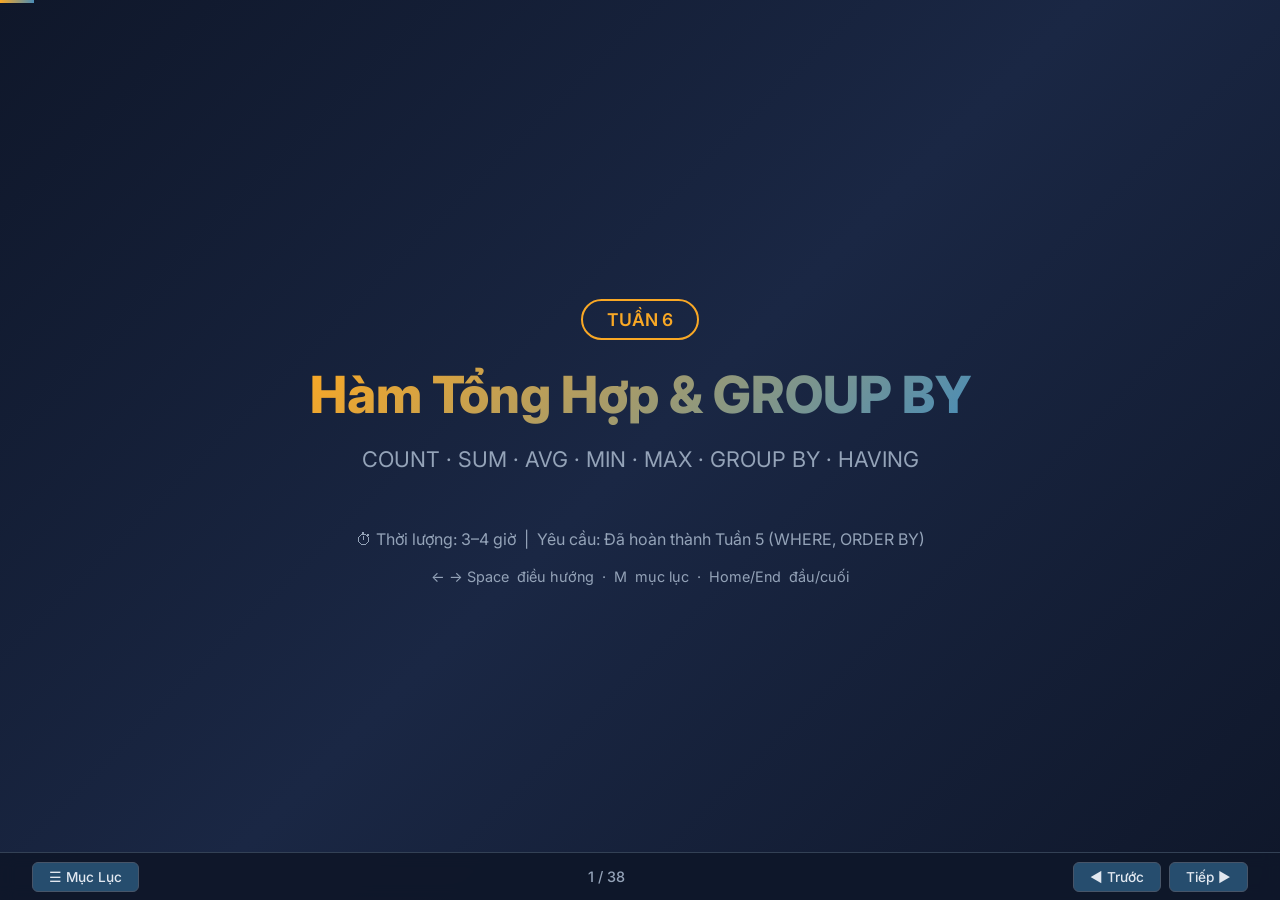
<file: docs/Slides/06.Aggregate_Functions_slides.html>
﻿<!DOCTYPE html>
<html lang="vi">
<head>
    <meta charset="UTF-8">
    <meta name="viewport" content="width=device-width, initial-scale=1.0">
    <title>Tuần 6: Hàm Tổng Hợp & GROUP BY — PostgreSQL</title>
    <link rel="stylesheet" href="slides.css">
    <style>
        /* Data flow column helpers */
        .flow-col { display: flex; flex-direction: column; gap: 6px; }
        .flow-arrow-down { text-align: center; color: var(--accent); font-size: 1.3rem; line-height: 1; }
        /* Aggregate function boxes */
        .agg-grid { display: grid; grid-template-columns: repeat(5, 1fr); gap: 10px; margin: 14px 0; }
        .agg-box { background: var(--bg-card); border: 1px solid #334155; border-radius: 12px; padding: 14px 10px; text-align: center; }
        .agg-box .func-name { font-family: 'Fira Code', monospace; font-size: 1.1rem; font-weight: 700; color: #d2a8ff; margin-bottom: 6px; }
        .agg-box .excel-eq { font-size: 0.75rem; color: var(--excel-green); font-weight: 600; }
        .agg-box .desc { font-size: 0.82rem; color: var(--text-dim); margin-top: 4px; }
        /* Excel Pivot vs GROUP BY side-by-side */
        .pivot-compare { display: grid; grid-template-columns: 1fr auto 1fr; gap: 0; align-items: start; margin: 12px 0; }
        .pivot-compare .vs-col { display: flex; align-items: center; justify-content: center; padding: 0 16px; }
        .pivot-compare .vs-label { color: var(--accent); font-weight: 800; font-size: 1.8rem; writing-mode: vertical-rl; transform: rotate(180deg); letter-spacing: 4px; }
        /* Vertical SQL execution flow - WHERE vs HAVING (unique to slide 06) */
        .exec-flow { display: flex; flex-direction: column; gap: 6px; margin: 10px 0; }
        .exec-flow .step { display: flex; align-items: center; gap: 16px; background: var(--bg-card); border-radius: 10px; padding: 10px 16px; border: 1px solid #334155; }
        .exec-flow .step.active-step { border-color: var(--accent); background: rgba(249,168,37,0.08); }
        .exec-flow .step.where-step  { border-color: var(--info); background: rgba(59,130,246,0.07); }
        .exec-flow .step.having-step { border-color: var(--success); background: rgba(34,197,94,0.07); }
        .exec-flow .num  { min-width: 32px; height: 32px; border-radius: 8px; display: flex; align-items: center; justify-content: center; font-weight: 700; font-size: 0.9rem; background: var(--primary); color: #fff; }
        .exec-flow .kw   { font-family: 'Fira Code', monospace; font-weight: 700; font-size: 1rem; min-width: 110px; color: #ff7b72; }
        .exec-flow .note { color: var(--text-dim); font-size: 0.88rem; }
        .exec-flow .tag  { margin-left: auto; font-size: 0.75rem; font-weight: 700; padding: 2px 10px; border-radius: 100px; }
        .exec-flow .tag.where-tag  { background: rgba(59,130,246,0.2); color: var(--info); }
        .exec-flow .tag.having-tag { background: rgba(34,197,94,0.2); color: var(--success); }
        @media (max-width: 900px) { .agg-grid { grid-template-columns: 1fr 1fr; } }
    </style>
</head>
<body>

<div class="progress-bar" id="progressBar"></div>

<!-- ══ TOC ══ -->
<div class="toc-overlay" id="tocOverlay" onclick="closeTOC()">
    <div class="toc-panel" onclick="event.stopPropagation()">
        <h3>📑 Mục Lục — Tuần 6</h3>
        <a href="#" onclick="goSlide(0);return false;">🏠 Trang bìa</a>
        <a href="#" onclick="goSlide(1);return false;">🎯 Mục tiêu tuần này</a>
        <a href="#" onclick="goSlide(2);return false;">📖 Câu chuyện mở đầu</a>

        <a href="#" class="section-header" onclick="goSlide(3);return false;">6.1 Hàm tổng hợp là gì?</a>
        <a href="#" onclick="goSlide(4);return false;">Excel ↔ SQL — 5 hàm cơ bản</a>
        <a href="#" onclick="goSlide(5);return false;">Bức tranh tổng thể — GROUP BY</a>

        <a href="#" class="section-header" onclick="goSlide(6);return false;">6.2 COUNT()</a>
        <a href="#" onclick="goSlide(7);return false;">COUNT(*) — đếm tất cả hàng</a>
        <a href="#" onclick="goSlide(8);return false;">COUNT(cot) — bỏ qua NULL</a>
        <a href="#" onclick="goSlide(9);return false;">COUNT(DISTINCT) — đếm khác nhau</a>

        <a href="#" class="section-header" onclick="goSlide(10);return false;">6.3 SUM() và AVG()</a>
        <a href="#" onclick="goSlide(11);return false;">SUM() — tính tổng</a>
        <a href="#" onclick="goSlide(12);return false;">AVG() — tính trung bình</a>

        <a href="#" class="section-header" onclick="goSlide(13);return false;">6.4 MIN() và MAX()</a>
        <a href="#" onclick="goSlide(14);return false;">MIN / MAX + tổng hợp tất cả hàm</a>

        <a href="#" class="section-header" onclick="goSlide(15);return false;">6.5 GROUP BY — Pivot Table</a>
        <a href="#" onclick="goSlide(16);return false;">Pivot Table ↔ GROUP BY</a>
        <a href="#" onclick="goSlide(17);return false;">Cú pháp GROUP BY</a>
        <a href="#" onclick="goSlide(18);return false;">⚠️ Quy tắc vàng — lỗi hay gặp</a>
        <a href="#" onclick="goSlide(19);return false;">Ví dụ GROUP BY thực tế</a>

        <a href="#" class="section-header" onclick="goSlide(20);return false;">6.6 GROUP BY nhiều cột</a>
        <a href="#" onclick="goSlide(21);return false;">Nhóm theo nhiều tiêu chí</a>

        <a href="#" class="section-header" onclick="goSlide(22);return false;">6.7 HAVING — lọc nhóm</a>
        <a href="#" onclick="goSlide(23);return false;">HAVING hoạt động như thế nào</a>
        <a href="#" onclick="goSlide(24);return false;">Ví dụ HAVING thực tế</a>

        <a href="#" class="section-header" onclick="goSlide(25);return false;">6.8 WHERE vs HAVING ⚠️</a>
        <a href="#" onclick="goSlide(26);return false;">Bảng so sánh WHERE / HAVING</a>
        <a href="#" onclick="goSlide(27);return false;">Sơ đồ luồng thực thi</a>
        <a href="#" onclick="goSlide(28);return false;">Lỗi phổ biến + bảng quyết định</a>

        <a href="#" class="section-header" onclick="goSlide(29);return false;">6.9 Kết hợp đầy đủ</a>
        <a href="#" onclick="goSlide(30);return false;">Ví dụ thực tế từ A → Z</a>

        <a href="#" class="section-header" onclick="goSlide(31);return false;">6.10 Thứ tự thực thi</a>
        <a href="#" onclick="goSlide(32);return false;">Viết vs Thực thi</a>
        <a href="#" onclick="goSlide(33);return false;">Alias — ai dùng được, ai không</a>

        <a href="#" class="section-header" onclick="goSlide(34);return false;">📋 Tổng Kết</a>
        <a href="#" onclick="goSlide(35);return false;">Bảng tra cứu nhanh</a>
        <a href="#" onclick="goSlide(36);return false;">So sánh Excel ↔ SQL</a>
        <a href="#" onclick="goSlide(37);return false;">✅ Checklist + Tiếp theo</a>
    </div>
</div>

<div class="slide-deck" id="deck">

<!-- ═══ SLIDE 0: TITLE ═══ -->
<div class="slide title-slide active">
    <div class="week-badge">TUẦN 6</div>
    <h1>Hàm Tổng Hợp &amp; GROUP BY</h1>
    <p class="subtitle">COUNT · SUM · AVG · MIN · MAX · GROUP BY · HAVING</p>
    <p style="color:var(--text-dim);margin-top:20px;font-size:1rem;">⏱ Thời lượng: 3–4 giờ &nbsp;|&nbsp; Yêu cầu: Đã hoàn thành Tuần 5 (WHERE, ORDER BY)</p>
    <p style="color:var(--text-dim);margin-top:12px;font-size:0.9rem;">← → Space &nbsp;điều hướng &nbsp;·&nbsp; M &nbsp;mục lục &nbsp;·&nbsp; Home/End &nbsp;đầu/cuối</p>
</div>

<!-- ═══ SLIDE 1: MỤC TIÊU ═══ -->
<div class="slide">
    <h2>🎯 Mục Tiêu Tuần 6</h2>
    <div class="columns-3" style="margin-top:10px;">
        <div class="card tip">
            <div style="font-size:2rem;margin-bottom:8px;">🔢</div>
            <h3>Hàm tổng hợp</h3>
            <p>Dùng COUNT, SUM, AVG, MIN, MAX để tính toán trên toàn bộ tập dữ liệu hoặc từng nhóm</p>
        </div>
        <div class="card info">
            <div style="font-size:2rem;margin-bottom:8px;">📊</div>
            <h3>GROUP BY = Pivot Table</h3>
            <p>Nhóm dữ liệu theo một hay nhiều cột — giống kéo field vào vùng Rows trong Pivot Table</p>
        </div>
        <div class="card excel">
            <div style="font-size:2rem;margin-bottom:8px;">🔦</div>
            <h3>HAVING — lọc nhóm</h3>
            <p>Lọc kết quả sau khi tổng hợp — như filter trực tiếp trên kết quả Pivot Table</p>
        </div>
    </div>
    <div class="card info" style="margin-top:10px;">
        <p>📌 Sau tuần này bạn trả lời được: <em>"Phòng nào có từ 3 nhân viên đang làm việc trở lên và lương trung bình trên 18 triệu?"</em> — chỉ trong một câu SQL.</p>
    </div>
    <div class="card excel" style="margin-top:8px;">
        <p>📊 <strong>Liên hệ Excel:</strong> Tuần này là trọng tâm nhất đối với người dùng Excel — mọi thứ bạn làm với Pivot Table đều có thể làm bằng GROUP BY, nhưng <strong>linh hoạt và tự động hóa được hơn rất nhiều.</strong></p>
    </div>
</div>

<!-- ═══ SLIDE 2: CÂU CHUYỆN ═══ -->
<div class="slide">
    <h2>📖 Câu Chuyện Mở Đầu</h2>
    <p style="margin-bottom:14px;">Cuối tháng, sếp gửi 4 câu hỏi:</p>
    <div class="columns-2">
        <div>
            <div class="card" style="margin-bottom:8px;"><p>❓ <em>"Công ty hiện có bao nhiêu nhân viên đang làm việc?"</em></p></div>
            <div class="card" style="margin-bottom:8px;"><p>❓ <em>"Tổng quỹ lương mỗi tháng là bao nhiêu?"</em></p></div>
            <div class="card" style="margin-bottom:8px;"><p>❓ <em>"Phòng nào có lương trung bình cao nhất?"</em></p></div>
            <div class="card"><p>❓ <em>"Ai có lương cao nhất, ai thấp nhất?"</em></p></div>
        </div>
        <div>
            <div class="card excel" style="margin-bottom:10px;">
                <h3>📊 Với Excel</h3>
                <p>Gõ công thức vào từng ô: <code>=COUNT(B2:B100)</code>, <code>=SUM(C2:C100)</code>, <code>=AVERAGE(C2:C100)</code>...<br>Tạo Pivot Table để xem theo phòng ban.</p>
                <p style="margin-top:8px;color:var(--text-dim);font-size:0.9rem;">Hạn chế: kết quả chỉ nằm trong file Excel đó.</p>
            </div>
            <div class="card pg">
                <h3>🐘 Với SQL</h3>
                <pre style="font-size:0.8rem;margin-top:8px;"><span class="keyword">SELECT</span>
    <span class="func">COUNT</span>(*) <span class="keyword">AS</span> tong_nhan_vien,
    <span class="func">SUM</span>(luong) <span class="keyword">AS</span> tong_quy_luong,
    <span class="func">AVG</span>(luong) <span class="keyword">AS</span> luong_tb,
    <span class="func">MAX</span>(luong) <span class="keyword">AS</span> cao_nhat,
    <span class="func">MIN</span>(luong) <span class="keyword">AS</span> thap_nhat
<span class="keyword">FROM</span> nhan_vien
<span class="keyword">WHERE</span> dang_lam = <span class="keyword">TRUE</span>;</pre>
            </div>
        </div>
    </div>
</div>

<!-- ═══ SLIDE 3: SECTION 6.1 ═══ -->
<div class="slide section-slide">
    <div class="section-num">6.1</div>
    <h1>Hàm Tổng Hợp Là Gì?</h1>
    <p class="subtitle">Tương đương SUM(), COUNT(), AVERAGE()... trong Excel</p>
</div>

<!-- ═══ SLIDE 4: 5 HÀM CƠ BẢN ═══ -->
<div class="slide">
    <h2>5 Hàm Tổng Hợp Cơ Bản — Excel ↔ SQL</h2>
    <div class="agg-grid">
        <div class="agg-box">
            <div class="func-name">COUNT(*)</div>
            <div class="excel-eq">=COUNTA()</div>
            <div class="desc">Đếm tất cả hàng</div>
        </div>
        <div class="agg-box">
            <div class="func-name">SUM()</div>
            <div class="excel-eq">=SUM()</div>
            <div class="desc">Tính tổng</div>
        </div>
        <div class="agg-box">
            <div class="func-name">AVG()</div>
            <div class="excel-eq">=AVERAGE()</div>
            <div class="desc">Tính trung bình</div>
        </div>
        <div class="agg-box">
            <div class="func-name">MIN()</div>
            <div class="excel-eq">=MIN()</div>
            <div class="desc">Giá trị nhỏ nhất</div>
        </div>
        <div class="agg-box">
            <div class="func-name">MAX()</div>
            <div class="excel-eq">=MAX()</div>
            <div class="desc">Giá trị lớn nhất</div>
        </div>
    </div>
    <div class="card excel" style="margin-bottom:10px;">
        <p>📊 <strong>Điểm khác biệt quan trọng:</strong><br>
        Excel: viết công thức cho <strong>một ô cụ thể</strong> → kéo xuống.<br>
        SQL: hàm tổng hợp áp dụng cho <strong>toàn bộ tập kết quả</strong> — hoặc từng nhóm khi kết hợp GROUP BY.</p>
    </div>
    <div class="filter-visual"><span class="row-header">  Excel                    SQL</span>
<span class="row-dim">  ─────────────────────────────────────────────────────────</span>
<span class="row-pass">  =COUNT(B2:B100)    →    COUNT(*)  hoặc  COUNT(ten_cot)</span>
<span class="row-pass">  =SUM(C2:C100)      →    SUM(luong)</span>
<span class="row-pass">  =AVERAGE(C2:C100)  →    AVG(luong)</span>
<span class="row-pass">  =MIN(C2:C100)      →    MIN(luong)</span>
<span class="row-pass">  =MAX(C2:C100)      →    MAX(luong)</span></div>
</div>

<!-- ═══ SLIDE 5: BỨC TRANH TỔNG THỂ ═══ -->
<div class="slide">
    <h2>Bức Tranh Tổng Thể — GROUP BY = Pivot Table</h2>
    <div class="compare">
        <div>
            <h3>📊 Pivot Table Excel</h3>
            <div class="filter-visual" style="font-size:0.78rem;"><span class="row-header">Row Labels  │ Count │ Sum Lương    │ Avg Lương</span>
<span class="row-dim">────────────┼───────┼──────────────┼──────────────</span>
<span class="row-pass">IT          │   3   │   83,000,000 │  27,666,667</span>
<span class="row-pass">Kế toán     │   3   │   47,000,000 │  15,666,667</span>
<span class="row-pass">Kinh doanh  │   4   │   80,500,000 │  20,125,000</span>
<span class="row-pass">Nhân sự     │   2   │   34,000,000 │  17,000,000</span></div>
            <p style="font-size:0.85rem;color:var(--text-dim);margin-top:6px;">Kéo "Phòng ban" vào Rows, "Lương" vào Values</p>
        </div>
        <div>
            <h3>🐘 GROUP BY SQL</h3>
            <pre style="font-size:0.82rem;"><span class="keyword">SELECT</span>
    phong_ban,
    <span class="func">COUNT</span>(*) <span class="keyword">AS</span> so_nv,
    <span class="func">SUM</span>(luong) <span class="keyword">AS</span> tong_luong,
    <span class="func">ROUND</span>(<span class="func">AVG</span>(luong), <span class="number">0</span>) <span class="keyword">AS</span> luong_tb
<span class="keyword">FROM</span> nhan_vien
<span class="keyword">GROUP BY</span> phong_ban
<span class="keyword">ORDER BY</span> phong_ban;</pre>
        </div>
    </div>
    <div class="card tip">
        <p>💡 Kết quả y hệt nhau! Bạn đã dùng Pivot Table → bạn đã hiểu GROUP BY về mặt logic rồi.</p>
    </div>
</div>

<!-- ═══ SLIDE 6: SECTION 6.2 ═══ -->
<div class="slide section-slide">
    <div class="section-num">6.2</div>
    <h1>COUNT()</h1>
    <p class="subtitle">Đếm số hàng — tương đương COUNTA() và COUNTIF() trong Excel</p>
</div>

<!-- ═══ SLIDE 7: COUNT(*) ═══ -->
<div class="slide">
    <h2>COUNT(*) — Đếm Tất Cả Hàng</h2>
    <p style="margin-bottom:12px;"><code>COUNT(*)</code> đếm toàn bộ hàng trong kết quả, <strong>kể cả hàng có NULL</strong> ở bất kỳ cột nào.</p>
    <div class="columns-2">
        <div>
            <pre><span class="comment">-- Bao nhiêu nhân viên tất cả?</span>
<span class="keyword">SELECT</span> <span class="func">COUNT</span>(*) <span class="keyword">AS</span> tong_nhan_vien
<span class="keyword">FROM</span> nhan_vien;</pre>
            <div class="filter-visual" style="font-size:0.85rem;"><span class="row-header">  tong_nhan_vien</span>
<span class="row-dim">  ───────────────</span>
<span class="row-pass">              12</span></div>
            <pre style="margin-top:8px;"><span class="comment">-- Đếm nhân viên đang làm việc</span>
<span class="keyword">SELECT</span> <span class="func">COUNT</span>(*) <span class="keyword">AS</span> dang_lam
<span class="keyword">FROM</span> nhan_vien
<span class="keyword">WHERE</span> dang_lam = <span class="keyword">TRUE</span>;</pre>
        </div>
        <div>
            <div class="card excel">
                <h3>📊 Tương đương Excel</h3>
                <table style="margin-top:8px;font-size:0.88rem;">
                    <tr><th>SQL</th><th>Excel</th></tr>
                    <tr><td><code>COUNT(*)</code></td><td><code>=COUNTA(B2:B100)</code></td></tr>
                    <tr><td><code>COUNT(*) WHERE ...</code></td><td><code>=COUNTIF(B2:B100, "đk")</code></td></tr>
                </table>
            </div>
            <div class="card tip" style="margin-top:8px;">
                <p>💡 <code>COUNT(*)</code> đếm số <strong>hàng</strong>, không phải số ô có giá trị. Kể cả hàng mà tất cả cột đều NULL vẫn được đếm.</p>
            </div>
        </div>
    </div>
</div>

<!-- ═══ SLIDE 8: COUNT(cot) vs NULL ═══ -->
<div class="slide">
    <h2>COUNT(cột) — Bỏ Qua NULL</h2>
    <p style="margin-bottom:12px;"><code>COUNT(ten_cot)</code> chỉ đếm hàng <strong>có giá trị</strong> trong cột đó — bỏ qua NULL hoàn toàn.</p>
    <div class="filter-visual"><span class="row-header">  email                   COUNT(*) đếm?   COUNT(email) đếm?</span>
<span class="row-dim">  ─────────────────────────────────────────────────────────────</span>
<span class="row-pass">  mai.tran@cty.com        ✅ có            ✅ có</span>
  NULL                    ✅ có            <span class="text-danger">❌ bỏ qua</span>
<span class="row-pass">  an.nguyen@cty.com       ✅ có            ✅ có</span>
  NULL                    ✅ có            <span class="text-danger">❌ bỏ qua</span>
<span class="row-dim">  ─────────────────────────────────────────────────────────────</span>
<span class="row-pass">  COUNT(*) = 4                             COUNT(email) = 2</span></div>
    <pre style="margin-top:10px;">
<span class="comment">-- Đếm nhân viên ĐÃ CÓ email</span>
<span class="keyword">SELECT</span> <span class="func">COUNT</span>(email) <span class="keyword">AS</span> co_email <span class="keyword">FROM</span> nhan_vien;

<span class="comment">-- Đếm nhân viên CHƯA CÓ email</span>
<span class="keyword">SELECT</span> <span class="func">COUNT</span>(*) <span class="keyword">AS</span> chua_co_email <span class="keyword">FROM</span> nhan_vien <span class="keyword">WHERE</span> email <span class="op">IS NULL</span>;</pre>
</div>

<!-- ═══ SLIDE 9: COUNT DISTINCT ═══ -->
<div class="slide">
    <h2>3 Dạng COUNT — Phân Biệt Rõ</h2>
    <div class="columns-3">
        <div class="card" style="text-align:center;">
            <p style="font-family:'Fira Code',monospace;font-size:1rem;color:#d2a8ff;font-weight:700;margin-bottom:8px;">COUNT(*)</p>
            <p style="font-size:0.88rem;">Đếm <strong>tất cả hàng</strong><br>(kể cả hàng có NULL)</p>
            <p style="color:var(--excel-green);font-size:0.8rem;margin-top:8px;">≈ COUNTA()</p>
        </div>
        <div class="card" style="text-align:center;">
            <p style="font-family:'Fira Code',monospace;font-size:1rem;color:#d2a8ff;font-weight:700;margin-bottom:8px;">COUNT(cot)</p>
            <p style="font-size:0.88rem;">Đếm hàng <strong>có giá trị</strong><br>(bỏ qua NULL)</p>
            <p style="color:var(--excel-green);font-size:0.8rem;margin-top:8px;">≈ COUNT()</p>
        </div>
        <div class="card" style="text-align:center;">
            <p style="font-family:'Fira Code',monospace;font-size:0.9rem;color:#d2a8ff;font-weight:700;margin-bottom:8px;">COUNT(DISTINCT cot)</p>
            <p style="font-size:0.88rem;">Đếm giá trị <strong>khác nhau</strong><br>(bỏ trùng lặp)</p>
            <p style="color:var(--excel-green);font-size:0.8rem;margin-top:8px;">≈ Remove Duplicates rồi COUNT</p>
        </div>
    </div>
    <pre style="margin-top:10px;">
<span class="comment">-- Có bao nhiêu phòng ban khác nhau?</span>
<span class="keyword">SELECT</span> <span class="func">COUNT</span>(<span class="keyword">DISTINCT</span> phong_ban) <span class="keyword">AS</span> so_phong_ban
<span class="keyword">FROM</span> nhan_vien;
<span class="comment">-- Kết quả: 4  (IT, Kế toán, Kinh doanh, Nhân sự)</span>

<span class="comment">-- Trong phòng Kinh doanh có mấy mức lương khác nhau?</span>
<span class="keyword">SELECT</span> <span class="func">COUNT</span>(<span class="keyword">DISTINCT</span> luong) <span class="keyword">AS</span> so_muc_luong
<span class="keyword">FROM</span> nhan_vien
<span class="keyword">WHERE</span> phong_ban = <span class="string">'Kinh doanh'</span>;</pre>
    <div class="card info">
        <p>📌 <strong>Nguyên tắc chọn:</strong> Muốn đếm hàng → <code>COUNT(*)</code>. Muốn đếm hàng có giá trị → <code>COUNT(cot)</code>. Muốn đếm các giá trị riêng biệt → <code>COUNT(DISTINCT cot)</code>.</p>
    </div>
</div>

<!-- ═══ SLIDE 10: SECTION 6.3 ═══ -->
<div class="slide section-slide">
    <div class="section-num">6.3</div>
    <h1>SUM() và AVG()</h1>
    <p class="subtitle">Tính tổng và trung bình — =SUM() và =AVERAGE() trong Excel</p>
</div>

<!-- ═══ SLIDE 11: SUM ═══ -->
<div class="slide">
    <h2>SUM() — Tính Tổng</h2>
    <div class="columns-2">
        <div>
            <pre><span class="comment">-- Tổng quỹ lương toàn công ty</span>
<span class="keyword">SELECT</span> <span class="func">SUM</span>(luong) <span class="keyword">AS</span> tong_quy_luong
<span class="keyword">FROM</span> nhan_vien
<span class="keyword">WHERE</span> dang_lam = <span class="keyword">TRUE</span>;</pre>
            <div class="filter-visual" style="font-size:0.85rem;"><span class="row-header">  tong_quy_luong</span>
<span class="row-dim">  ─────────────────</span>
<span class="row-pass">       214,500,000</span>
<span class="row-dim">  (214.5 triệu đ/tháng)</span></div>
        </div>
        <div>
            <div class="card warning">
                <h3>⚠️ SUM() với NULL</h3>
                <p>SUM() <strong>tự động bỏ qua NULL</strong>. Nếu cột lương có một hàng NULL, SUM() vẫn tính đúng tổng cho các hàng còn lại.</p>
            </div>
            <div class="card tip" style="margin-top:8px;">
                <h3>💡 Mẹo kiểm tra</h3>
                <pre style="font-size:0.82rem;"><span class="comment">-- Kiểm tra tổng có khớp không</span>
<span class="keyword">SELECT</span>
    <span class="func">SUM</span>(luong) <span class="keyword">AS</span> tong,
    <span class="func">COUNT</span>(*) <span class="keyword">AS</span> so_hang,
    <span class="func">COUNT</span>(luong) <span class="keyword">AS</span> co_tong_tien
<span class="keyword">FROM</span> nhan_vien;</pre>
            </div>
        </div>
    </div>
</div>

<!-- ═══ SLIDE 12: AVG ═══ -->
<div class="slide">
    <h2>AVG() — Tính Trung Bình</h2>
    <div class="columns-2">
        <div>
            <pre><span class="comment">-- Lương trung bình (làm tròn đến đồng)</span>
<span class="keyword">SELECT</span>
    <span class="func">ROUND</span>(<span class="func">AVG</span>(luong), <span class="number">0</span>) <span class="keyword">AS</span> luong_trung_binh
<span class="keyword">FROM</span> nhan_vien
<span class="keyword">WHERE</span> dang_lam = <span class="keyword">TRUE</span>;</pre>
            <div class="filter-visual" style="font-size:0.85rem;"><span class="row-header">  luong_trung_binh</span>
<span class="row-dim">  ──────────────────</span>
<span class="row-pass">          19,500,000</span></div>
        </div>
        <div>
            <div class="card warning">
                <h3>⚠️ AVG() với NULL — Quan trọng!</h3>
                <p>AVG() chia tổng cho số hàng <strong>CÓ GIÁ TRỊ</strong>, không phải tổng số hàng:</p>
                <div class="filter-visual" style="font-size:0.8rem;margin-top:8px;">3 hàng lương: 10tr, NULL, 20tr
AVG(luong) = (10tr + 20tr) / 2
           = 15tr   <span class="row-pass">← Đúng</span>
Không phải  = 30tr / 3
           = 10tr   <span class="row-fail">← Sai!</span></div>
            </div>
        </div>
    </div>
    <div class="card info" style="margin-top:8px;">
        <p>💡 Nên dùng <code>ROUND(AVG(luong), 0)</code> để làm tròn kết quả cho dễ đọc — giống <code>=ROUND(AVERAGE(...), 0)</code> trong Excel.</p>
    </div>
</div>

<!-- ═══ SLIDE 13: SECTION 6.4 ═══ -->
<div class="slide section-slide">
    <div class="section-num">6.4</div>
    <h1>MIN() và MAX()</h1>
    <p class="subtitle">Giá trị nhỏ nhất và lớn nhất — không chỉ dùng cho số!</p>
</div>

<!-- ═══ SLIDE 14: MIN MAX + TỔNG HỢP ═══ -->
<div class="slide">
    <h2>MIN() / MAX() + Tổng Hợp Tất Cả Hàm</h2>
    <div class="columns-2">
        <div>
            <pre style="font-size:0.82rem;"><span class="comment">-- Lương cao nhất và thấp nhất</span>
<span class="keyword">SELECT</span>
    <span class="func">MIN</span>(luong) <span class="keyword">AS</span> thap_nhat,
    <span class="func">MAX</span>(luong) <span class="keyword">AS</span> cao_nhat
<span class="keyword">FROM</span> nhan_vien;

<span class="comment">-- Dùng với ngày: ai vào sớm/muộn nhất?</span>
<span class="keyword">SELECT</span>
    <span class="func">MIN</span>(ngay_vao) <span class="keyword">AS</span> vao_som_nhat,
    <span class="func">MAX</span>(ngay_vao) <span class="keyword">AS</span> vao_muon_nhat
<span class="keyword">FROM</span> nhan_vien;</pre>
            <div class="card info" style="margin-top:8px;">
                <p>💡 <strong>MIN/MAX không chỉ cho số:</strong><br>
                • Ngày tháng: MIN = ngày cũ nhất<br>
                • Text: MIN = đầu bảng chữ cái (A...)</p>
            </div>
        </div>
        <div>
            <h3 style="margin-bottom:8px;">Tổng hợp tất cả trong một query:</h3>
            <pre style="font-size:0.78rem;"><span class="keyword">SELECT</span>
    <span class="func">COUNT</span>(*)                 <span class="keyword">AS</span> tong_nv,
    <span class="func">COUNT</span>(email)             <span class="keyword">AS</span> co_email,
    <span class="func">SUM</span>(luong)               <span class="keyword">AS</span> tong_luong,
    <span class="func">ROUND</span>(<span class="func">AVG</span>(luong), <span class="number">0</span>)    <span class="keyword">AS</span> luong_tb,
    <span class="func">MIN</span>(luong)               <span class="keyword">AS</span> luong_min,
    <span class="func">MAX</span>(luong)               <span class="keyword">AS</span> luong_max
<span class="keyword">FROM</span> nhan_vien
<span class="keyword">WHERE</span> dang_lam = <span class="keyword">TRUE</span>;</pre>
            <div class="filter-visual" style="font-size:0.75rem;margin-top:8px;"><span class="row-header"> tong_nv │co_email│  tong_luong│  luong_tb│ luong_min│ luong_max</span>
<span class="row-dim"> ────────┼────────┼────────────┼──────────┼──────────┼──────────</span>
<span class="row-pass">      11 │      9 │ 214,500,000│19,500,000│13,000,000│30,000,000</span></div>
        </div>
    </div>
</div>

<!-- ═══ SLIDE 15: SECTION 6.5 ═══ -->
<div class="slide section-slide">
    <div class="section-num">6.5</div>
    <h1>GROUP BY</h1>
    <p class="subtitle">Nhóm dữ liệu theo cột — Pivot Table trong SQL</p>
</div>

<!-- ═══ SLIDE 16: PIVOT TABLE ↔ GROUP BY ═══ -->
<div class="slide">
    <h2>Pivot Table Excel ↔ GROUP BY SQL</h2>
    <div class="compare">
        <div>
            <h3>📊 Cách làm trong Excel (Pivot Table)</h3>
            <ul style="font-size:0.92rem;margin-top:8px;">
                <li>Kéo <strong>"Phòng ban"</strong> vào vùng <strong>Rows</strong></li>
                <li>Kéo <strong>"Nhân viên"</strong> vào Values → <strong>Count</strong></li>
                <li>Kéo <strong>"Lương"</strong> vào Values → <strong>Sum</strong></li>
                <li>Kéo <strong>"Lương"</strong> vào Values → <strong>Average</strong></li>
            </ul>
            <div class="card" style="margin-top:10px;font-size:0.82rem;font-family:'Fira Code',monospace;padding:12px 16px;">
                <p style="color:var(--accent-light);margin-bottom:6px;">Kết quả Pivot Table:</p>
                <p style="color:var(--text-dim);">IT          │ 3 │ 83,000,000 │ 27,666,667</p>
                <p style="color:var(--text-dim);">Kế toán     │ 3 │ 47,000,000 │ 15,666,667</p>
                <p style="color:var(--text-dim);">Kinh doanh  │ 4 │ 80,500,000 │ 20,125,000</p>
                <p style="color:var(--text-dim);">Nhân sự     │ 2 │ 34,000,000 │ 17,000,000</p>
            </div>
        </div>
        <div>
            <h3>🐘 Cách làm trong SQL (GROUP BY)</h3>
            <table style="margin-top:8px;font-size:0.82rem;">
                <tr><th>Pivot Table</th><th>SQL</th></tr>
                <tr><td>Kéo vào Rows</td><td><code>GROUP BY phong_ban</code></td></tr>
                <tr><td>Values → Count</td><td><code>COUNT(*)</code> trong SELECT</td></tr>
                <tr><td>Values → Sum</td><td><code>SUM(luong)</code> trong SELECT</td></tr>
                <tr><td>Values → Average</td><td><code>AVG(luong)</code> trong SELECT</td></tr>
            </table>
            <pre style="margin-top:10px;font-size:0.82rem;"><span class="keyword">SELECT</span>
    phong_ban,
    <span class="func">COUNT</span>(*) <span class="keyword">AS</span> so_nhan_vien,
    <span class="func">SUM</span>(luong) <span class="keyword">AS</span> tong_luong,
    <span class="func">ROUND</span>(<span class="func">AVG</span>(luong),<span class="number">0</span>) <span class="keyword">AS</span> luong_tb
<span class="keyword">FROM</span> nhan_vien
<span class="keyword">GROUP BY</span> phong_ban
<span class="keyword">ORDER BY</span> phong_ban;</pre>
        </div>
    </div>
</div>

<!-- ═══ SLIDE 17: CÚ PHÁP GROUP BY ═══ -->
<div class="slide">
    <h2>Cú Pháp GROUP BY</h2>
    <div class="filter-visual"><span class="row-header">  ┌────────────────────────────────────────────────────────────────────┐</span>
<span class="row-header">  │                     CÚ PHÁP GROUP BY                              │</span>
<span class="row-header">  ├────────────────────────────────────────────────────────────────────┤</span>
<span class="row-dim">  │                                                                    │</span>
<span class="row-pass">  │  SELECT   cot_nhom, ham_tong_hop(cot_tinh)                         │</span>
<span class="row-pass">  │  FROM     ten_bang                                                 │</span>
<span class="row-pass">  │  WHERE    dieu_kien_loc_hang   ← Lọc hàng TRƯỚC khi nhóm          │</span>
<span class="row-pass">  │  GROUP BY cot_nhom;            ← Nhóm theo cột này                 │</span>
<span class="row-dim">  │                                                                    │</span>
<span class="row-header">  │  QUY TẮC VÀNG:                                                     │</span>
<span class="row-dim">  │  Mọi cột trong SELECT phải thuộc một trong hai loại:               │</span>
<span class="row-pass">  │  ├── Cột nhóm:     có trong GROUP BY                               │</span>
<span class="row-pass">  │  └── Cột tổng hợp: bên trong COUNT(), SUM(), AVG(), MIN(), MAX()   │</span>
<span class="row-dim">  └────────────────────────────────────────────────────────────────────┘</span></div>
    <div class="card excel">
        <p>📊 <strong>Nhớ qua Pivot Table:</strong> Cột nhóm = vùng <strong>Rows</strong> (bạn kéo vào đây). Hàm tổng hợp = vùng <strong>Values</strong> (phải là số tổng hợp, không phải từng ô đơn lẻ).</p>
    </div>
</div>

<!-- ═══ SLIDE 18: QUY TẮC VÀNG ═══ -->
<div class="slide">
    <h2>⚠️ Quy Tắc Vàng — Lỗi Hay Gặp Nhất</h2>
    <div class="compare">
        <div>
            <h3 class="text-danger">❌ Sai — ho_ten không trong GROUP BY</h3>
            <pre style="font-size:0.82rem;"><span class="keyword">SELECT</span> phong_ban, ho_ten, <span class="func">COUNT</span>(*)
<span class="keyword">FROM</span> nhan_vien
<span class="keyword">GROUP BY</span> phong_ban;
<span class="comment">-- ERROR: column "nhan_vien.ho_ten"</span>
<span class="comment">-- must appear in the GROUP BY clause</span>
<span class="comment">-- or be used in an aggregate function</span></pre>
            <div class="filter-visual" style="font-size:0.78rem;margin-top:8px;"><span class="row-header">Vì sao lỗi? Nhóm IT có 3 người:</span>
<span class="row-dim">  Phạm Minh Châu   │ IT │ 25,000,000</span>
<span class="row-dim">  Đỗ Thị Phương    │ IT │ 30,000,000</span>
<span class="row-dim">  Ngô Minh Khánh   │ IT │ 28,000,000</span>
<span class="text-warning">  ← Máy không biết hiển thị ho_ten nào!</span></div>
        </div>
        <div>
            <h3 class="text-success">✅ Đúng — chỉ cột nhóm + hàm tổng hợp</h3>
            <pre style="font-size:0.82rem;"><span class="comment">-- Chỉ cột nhóm + hàm tổng hợp</span>
<span class="keyword">SELECT</span> phong_ban, <span class="func">COUNT</span>(*) <span class="keyword">AS</span> so_nv
<span class="keyword">FROM</span> nhan_vien
<span class="keyword">GROUP BY</span> phong_ban;</pre>
            <pre style="font-size:0.82rem;margin-top:8px;"><span class="comment">-- Nếu muốn cả ho_ten: thêm vào GROUP BY</span>
<span class="comment">-- (lúc này mỗi người một nhóm)</span>
<span class="keyword">SELECT</span> phong_ban, ho_ten, <span class="func">COUNT</span>(*)
<span class="keyword">FROM</span> nhan_vien
<span class="keyword">GROUP BY</span> phong_ban, ho_ten;</pre>
            <div class="card tip" style="margin-top:8px;">
                <p>✅ Quy tắc đơn giản: chỉ SELECT những gì bạn đã bỏ vào GROUP BY hoặc bọc trong hàm tổng hợp.</p>
            </div>
        </div>
    </div>
</div>

<!-- ═══ SLIDE 19: GROUP BY VÍ DỤ THỰC TẾ ═══ -->
<div class="slide">
    <h2>Ví Dụ GROUP BY Thực Tế</h2>
    <div class="columns-2">
        <div>
            <pre style="font-size:0.82rem;"><span class="comment">-- Đếm nhân viên theo phòng ban</span>
<span class="keyword">SELECT</span>
    phong_ban,
    <span class="func">COUNT</span>(*) <span class="keyword">AS</span> so_nhan_vien
<span class="keyword">FROM</span> nhan_vien
<span class="keyword">GROUP BY</span> phong_ban
<span class="keyword">ORDER BY</span> so_nhan_vien <span class="op">DESC</span>;</pre>
            <div class="filter-visual" style="font-size:0.82rem;margin-top:8px;"><span class="row-header"> phong_ban   │ so_nhan_vien</span>
<span class="row-dim"> ────────────┼──────────────</span>
<span class="row-pass"> Kinh doanh  │            4</span>
<span class="row-pass"> IT          │            3</span>
<span class="row-pass"> Kế toán     │            3</span>
<span class="row-pass"> Nhân sự     │            2</span></div>
        </div>
        <div>
            <pre style="font-size:0.78rem;"><span class="comment">-- Thống kê đầy đủ theo phòng ban</span>
<span class="comment">-- (chỉ nhân viên đang làm)</span>
<span class="keyword">SELECT</span>
    phong_ban,
    <span class="func">COUNT</span>(*) <span class="keyword">AS</span> so_nv,
    <span class="func">SUM</span>(luong) <span class="keyword">AS</span> tong_luong,
    <span class="func">ROUND</span>(<span class="func">AVG</span>(luong),<span class="number">0</span>) <span class="keyword">AS</span> luong_tb,
    <span class="func">MIN</span>(luong) <span class="keyword">AS</span> luong_min,
    <span class="func">MAX</span>(luong) <span class="keyword">AS</span> luong_max
<span class="keyword">FROM</span> nhan_vien
<span class="keyword">WHERE</span> dang_lam = <span class="keyword">TRUE</span>
<span class="keyword">GROUP BY</span> phong_ban
<span class="keyword">ORDER BY</span> luong_tb <span class="op">DESC</span>;</pre>
            <div class="card tip" style="margin-top:8px;">
                <p>💡 <code>WHERE</code> chạy <strong>trước</strong> GROUP BY — bộ lọc hàng áp dụng trên dữ liệu thô, trước khi tạo nhóm.</p>
            </div>
        </div>
    </div>
</div>

<!-- ═══ SLIDE 20: SECTION 6.6 ═══ -->
<div class="slide section-slide">
    <div class="section-num">6.6</div>
    <h1>GROUP BY Nhiều Cột</h1>
    <p class="subtitle">Nhóm theo nhiều tiêu chí — như nhiều fields trong Rows của Pivot Table</p>
</div>

<!-- ═══ SLIDE 21: GROUP BY NHIỀU CỘT ═══ -->
<div class="slide">
    <h2>GROUP BY Nhiều Cột</h2>
    <div class="compare">
        <div>
            <h3>📊 Pivot Table — 2 fields trong Rows</h3>
            <div class="filter-visual" style="font-size:0.82rem;"><span class="row-header"> Phòng ban    │ Đang làm │ Count</span>
<span class="row-dim"> ─────────────┼──────────┼───────</span>
<span class="row-pass"> IT           │ TRUE     │   3</span>
<span class="row-pass"> Kế toán      │ TRUE     │   3</span>
<span class="row-pass"> Kinh doanh   │ TRUE     │   3</span>
<span class="row-pass"> Kinh doanh   │ FALSE    │   1</span>
<span class="row-pass"> Nhân sự      │ TRUE     │   2</span></div>
        </div>
        <div>
            <h3>🐘 GROUP BY 2 cột</h3>
            <pre style="font-size:0.85rem;"><span class="keyword">SELECT</span>
    phong_ban,
    dang_lam,
    <span class="func">COUNT</span>(*) <span class="keyword">AS</span> so_nhan_vien
<span class="keyword">FROM</span> nhan_vien
<span class="keyword">GROUP BY</span> phong_ban, dang_lam
<span class="keyword">ORDER BY</span> phong_ban, dang_lam;</pre>
            <div class="card tip" style="margin-top:10px;">
                <p>💡 Quy tắc vàng vẫn áp dụng: tất cả cột nhóm (<code>phong_ban</code>, <code>dang_lam</code>) đều phải có trong GROUP BY.</p>
            </div>
        </div>
    </div>
    <div class="card info" style="margin-top:10px;">
        <p>📌 Thêm ví dụ hữu ích: đếm email theo phòng ban và trạng thái email:</p>
        <pre style="font-size:0.82rem;margin-top:8px;"><span class="keyword">SELECT</span> phong_ban, <span class="func">COUNT</span>(*) <span class="keyword">AS</span> tong_nv, <span class="func">COUNT</span>(email) <span class="keyword">AS</span> co_email,
       <span class="func">COUNT</span>(*) - <span class="func">COUNT</span>(email) <span class="keyword">AS</span> chua_co_email
<span class="keyword">FROM</span> nhan_vien <span class="keyword">GROUP BY</span> phong_ban <span class="keyword">ORDER BY</span> chua_co_email <span class="op">DESC</span>;</pre>
    </div>
</div>

<!-- ═══ SLIDE 22: SECTION 6.7 ═══ -->
<div class="slide section-slide">
    <div class="section-num">6.7</div>
    <h1>HAVING</h1>
    <p class="subtitle">Lọc sau khi nhóm — như filter trực tiếp trên kết quả Pivot Table</p>
</div>

<!-- ═══ SLIDE 23: HAVING HOẠT ĐỘNG ═══ -->
<div class="slide">
    <h2>HAVING — Lọc Nhóm Sau Khi Tổng Hợp</h2>
    <p style="margin-bottom:12px;"><strong>Ví dụ:</strong> "Chỉ hiển thị phòng ban có từ 3 nhân viên trở lên"</p>
    <div class="columns-2">
        <div>
            <p style="font-size:0.9rem;color:var(--text-dim);margin-bottom:8px;">Bước 1 — GROUP BY tạo nhóm:</p>
            <div class="filter-visual" style="font-size:0.82rem;"><span class="row-header"> phong_ban   │ so_nhan_vien</span>
<span class="row-dim"> ────────────┼──────────────</span>
<span class="row-pass"> IT          │      3       ← ✅ ≥ 3</span>
<span class="row-pass"> Kế toán     │      3       ← ✅ ≥ 3</span>
<span class="row-pass"> Kinh doanh  │      4       ← ✅ ≥ 3</span>
<span class="row-fail"> Nhân sự     │      2       ← ❌ &lt; 3  bị loại</span></div>
            <p style="font-size:0.9rem;color:var(--text-dim);margin-top:10px;margin-bottom:6px;">Bước 2 — HAVING lọc nhóm:</p>
            <div class="filter-visual" style="font-size:0.82rem;"><span class="row-header"> phong_ban   │ so_nhan_vien</span>
<span class="row-dim"> ────────────┼──────────────</span>
<span class="row-pass"> IT          │      3</span>
<span class="row-pass"> Kế toán     │      3</span>
<span class="row-pass"> Kinh doanh  │      4</span></div>
        </div>
        <div>
            <pre style="font-size:0.88rem;"><span class="comment">-- Chỉ lấy phòng có ≥ 3 nhân viên</span>
<span class="keyword">SELECT</span>
    phong_ban,
    <span class="func">COUNT</span>(*) <span class="keyword">AS</span> so_nhan_vien
<span class="keyword">FROM</span> nhan_vien
<span class="keyword">GROUP BY</span> phong_ban
<span class="keyword">HAVING</span> <span class="func">COUNT</span>(*) >= <span class="number">3</span>
<span class="keyword">ORDER BY</span> so_nhan_vien <span class="op">DESC</span>;</pre>
            <div class="card excel" style="margin-top:10px;">
                <p>📊 <strong>Excel tương đương:</strong> Tạo Pivot Table xong, rồi dùng "Value Filters" → "Greater Than or Equal To" → 3 để lọc. HAVING làm điều đó tự động ngay trong câu SQL.</p>
            </div>
        </div>
    </div>
</div>

<!-- ═══ SLIDE 24: HAVING VÍ DỤ ═══ -->
<div class="slide">
    <h2>Thêm Ví Dụ HAVING</h2>
    <div class="columns-2">
        <div>
            <pre style="font-size:0.82rem;"><span class="comment">-- Phòng có lương TB trên 18 triệu</span>
<span class="keyword">SELECT</span>
    phong_ban,
    <span class="func">ROUND</span>(<span class="func">AVG</span>(luong), <span class="number">0</span>) <span class="keyword">AS</span> luong_tb
<span class="keyword">FROM</span> nhan_vien
<span class="keyword">WHERE</span> dang_lam = <span class="keyword">TRUE</span>
<span class="keyword">GROUP BY</span> phong_ban
<span class="keyword">HAVING</span> <span class="func">AVG</span>(luong) > <span class="number">18000000</span>
<span class="keyword">ORDER BY</span> luong_tb <span class="op">DESC</span>;</pre>
        </div>
        <div>
            <pre style="font-size:0.82rem;"><span class="comment">-- Phòng có tổng quỹ lương trên 60tr</span>
<span class="keyword">SELECT</span>
    phong_ban,
    <span class="func">SUM</span>(luong) <span class="keyword">AS</span> tong_luong
<span class="keyword">FROM</span> nhan_vien
<span class="keyword">WHERE</span> dang_lam = <span class="keyword">TRUE</span>
<span class="keyword">GROUP BY</span> phong_ban
<span class="keyword">HAVING</span> <span class="func">SUM</span>(luong) > <span class="number">60000000</span>
<span class="keyword">ORDER BY</span> tong_luong <span class="op">DESC</span>;</pre>
        </div>
    </div>
    <div class="card info" style="margin-top:12px;">
        <p>📌 <strong>Nhận xét:</strong> HAVING luôn dùng <strong>hàm tổng hợp</strong> trong điều kiện (<code>AVG(luong)</code>, <code>SUM(luong)</code>, <code>COUNT(*)</code>...). Đây là dấu hiệu nhận biết để phân biệt với WHERE.</p>
    </div>
</div>

<!-- ═══ SLIDE 25: SECTION 6.8 ═══ -->
<div class="slide section-slide">
    <div class="section-num">6.8</div>
    <h1>WHERE vs HAVING</h1>
    <p class="subtitle">Điểm dễ nhầm nhất — cần nhớ thật rõ!</p>
</div>

<!-- ═══ SLIDE 26: BẢNG SO SÁNH ═══ -->
<div class="slide">
    <h2>WHERE vs HAVING — Bảng So Sánh</h2>
    <div class="compare">
        <div>
            <h3 style="color:var(--info);">🔵 WHERE — Lọc Hàng</h3>
            <ul style="font-size:0.95rem;margin-top:8px;">
                <li>Chạy <strong>TRƯỚC</strong> GROUP BY</li>
                <li>Lọc từng <strong>hàng đơn lẻ</strong></li>
                <li><strong>Không dùng</strong> hàm tổng hợp</li>
                <li>Điều kiện trên dữ liệu thô</li>
            </ul>
            <pre style="margin-top:12px;font-size:0.85rem;"><span class="keyword">WHERE</span> phong_ban = <span class="string">'IT'</span>
<span class="keyword">WHERE</span> luong > <span class="number">20000000</span>
<span class="keyword">WHERE</span> dang_lam = <span class="keyword">TRUE</span></pre>
        </div>
        <div>
            <h3 style="color:var(--success);">🟢 HAVING — Lọc Nhóm</h3>
            <ul style="font-size:0.95rem;margin-top:8px;">
                <li>Chạy <strong>SAU</strong> GROUP BY</li>
                <li>Lọc từng <strong>nhóm</strong></li>
                <li><strong>Thường dùng</strong> hàm tổng hợp</li>
                <li>Điều kiện trên kết quả tổng hợp</li>
            </ul>
            <pre style="margin-top:12px;font-size:0.85rem;"><span class="keyword">HAVING</span> <span class="func">COUNT</span>(*) >= <span class="number">3</span>
<span class="keyword">HAVING</span> <span class="func">AVG</span>(luong) > <span class="number">18000000</span>
<span class="keyword">HAVING</span> <span class="func">SUM</span>(luong) > <span class="number">60000000</span></pre>
        </div>
    </div>
    <div class="card tip" style="margin-top:12px;">
        <p>💡 <strong>Cách nhớ nhanh:</strong> Thấy hàm tổng hợp trong điều kiện (COUNT, SUM, AVG, MIN, MAX) → dùng <strong>HAVING</strong>. Điều kiện trên từng hàng thông thường → dùng <strong>WHERE</strong>.</p>
    </div>
</div>

<!-- ═══ SLIDE 27: SƠ ĐỒ LUỒNG ═══ -->
<div class="slide">
    <h2>Sơ Đồ Luồng — WHERE và HAVING Ở Đâu?</h2>
    <div class="exec-flow">
        <div class="step">
            <div class="num">1</div>
            <div class="kw">FROM</div>
            <div class="note">Lấy toàn bộ bảng nhan_vien — 12 hàng</div>
        </div>
        <div class="step where-step">
            <div class="num" style="background:var(--info);">2</div>
            <div class="kw">WHERE</div>
            <div class="note">Lọc hàng: <code>dang_lam = TRUE</code> → còn 11 hàng</div>
            <div class="tag where-tag">Lọc HÀNG</div>
        </div>
        <div class="step">
            <div class="num">3</div>
            <div class="kw">GROUP BY</div>
            <div class="note">Tạo nhóm theo phong_ban → 4 nhóm</div>
        </div>
        <div class="step">
            <div class="num">4</div>
            <div class="kw">Tính hàm</div>
            <div class="note">Tính COUNT(*), AVG(luong)... trên mỗi nhóm</div>
        </div>
        <div class="step having-step">
            <div class="num" style="background:var(--success);">5</div>
            <div class="kw">HAVING</div>
            <div class="note">Lọc nhóm: <code>AVG(luong) &gt; 18tr</code> → còn 2 nhóm</div>
            <div class="tag having-tag">Lọc NHÓM</div>
        </div>
        <div class="step">
            <div class="num">6</div>
            <div class="kw">SELECT</div>
            <div class="note">Chọn cột hiển thị từ kết quả đã lọc</div>
        </div>
        <div class="step">
            <div class="num">7</div>
            <div class="kw">ORDER BY</div>
            <div class="note">Sắp xếp kết quả cuối cùng</div>
        </div>
    </div>
</div>

<!-- ═══ SLIDE 28: LỖI PHỔ BIẾN + BẢNG QUYẾT ĐỊNH ═══ -->
<div class="slide">
    <h2>Lỗi Phổ Biến + Bảng Quyết Định Nhanh</h2>
    <div class="compare">
        <div>
            <h3 class="text-danger">❌ Dùng WHERE thay HAVING</h3>
            <pre style="font-size:0.82rem;"><span class="keyword">SELECT</span> phong_ban, <span class="func">COUNT</span>(*) <span class="keyword">AS</span> so_nv
<span class="keyword">FROM</span> nhan_vien
<span class="keyword">WHERE</span> <span class="func">COUNT</span>(*) >= <span class="number">3</span>   <span class="comment">← LỖI!</span>
<span class="keyword">GROUP BY</span> phong_ban;
<span class="comment">-- ERROR: aggregate functions are</span>
<span class="comment">-- not allowed in WHERE</span></pre>
            <pre style="font-size:0.82rem;margin-top:8px;"><span class="comment">✅ ĐÚNG:</span>
<span class="keyword">SELECT</span> phong_ban, <span class="func">COUNT</span>(*) <span class="keyword">AS</span> so_nv
<span class="keyword">FROM</span> nhan_vien
<span class="keyword">GROUP BY</span> phong_ban
<span class="keyword">HAVING</span> <span class="func">COUNT</span>(*) >= <span class="number">3</span>;</pre>
        </div>
        <div>
            <h3>📋 Bảng Quyết Định</h3>
            <table style="margin-top:8px;font-size:0.82rem;">
                <tr><th>Điều kiện lọc</th><th>Dùng gì?</th></tr>
                <tr><td><code>phong_ban = 'IT'</code></td><td><span class="text-info">WHERE</span></td></tr>
                <tr><td><code>luong &gt; 20000000</code></td><td><span class="text-info">WHERE</span></td></tr>
                <tr><td><code>dang_lam = TRUE</code></td><td><span class="text-info">WHERE</span></td></tr>
                <tr><td><code>COUNT(*) &gt;= 3</code></td><td><span class="text-success">HAVING</span></td></tr>
                <tr><td><code>AVG(luong) &gt; 18tr</code></td><td><span class="text-success">HAVING</span></td></tr>
                <tr><td><code>SUM(luong) &gt; 60tr</code></td><td><span class="text-success">HAVING</span></td></tr>
                <tr><td><code>MAX(luong) &lt; 30tr</code></td><td><span class="text-success">HAVING</span></td></tr>
            </table>
        </div>
    </div>
</div>

<!-- ═══ SLIDE 29: SECTION 6.9 ═══ -->
<div class="slide section-slide">
    <div class="section-num">6.9</div>
    <h1>Kết Hợp Đầy Đủ</h1>
    <p class="subtitle">WHERE + GROUP BY + HAVING + ORDER BY — câu SQL hoàn chỉnh</p>
</div>

<!-- ═══ SLIDE 30: VÍ DỤ ĐẦY ĐỦ ═══ -->
<div class="slide">
    <h2>Ví Dụ Thực Tế — Từ Yêu Cầu Đến SQL</h2>
    <div class="card info" style="margin-bottom:12px;">
        <p><em>"Với nhân viên đang làm việc, cho tôi các phòng có từ 2 người trở lên VÀ lương TB trên 17 triệu. Sắp theo lương TB cao nhất."</em></p>
    </div>
    <div class="columns-2">
        <div>
            <pre style="font-size:0.8rem;"><span class="keyword">SELECT</span>
    phong_ban,
    <span class="func">COUNT</span>(*) <span class="keyword">AS</span> so_nhan_vien,
    <span class="func">ROUND</span>(<span class="func">AVG</span>(luong),<span class="number">0</span>) <span class="keyword">AS</span> luong_tb,
    <span class="func">MIN</span>(luong) <span class="keyword">AS</span> luong_min,
    <span class="func">MAX</span>(luong) <span class="keyword">AS</span> luong_max
<span class="keyword">FROM</span> nhan_vien
<span class="keyword">WHERE</span> dang_lam = <span class="keyword">TRUE</span>  <span class="comment">← ① Lọc hàng</span>
<span class="keyword">GROUP BY</span> phong_ban               <span class="comment">← ② Tạo nhóm</span>
<span class="keyword">HAVING</span> <span class="func">COUNT</span>(*) >= <span class="number">2</span>            <span class="comment">← ③ Lọc nhóm (1)</span>
   <span class="keyword">AND</span> <span class="func">AVG</span>(luong) > <span class="number">17000000</span>   <span class="comment">← ③ Lọc nhóm (2)</span>
<span class="keyword">ORDER BY</span> luong_tb <span class="op">DESC</span>;          <span class="comment">← ④ Sắp xếp</span></pre>
        </div>
        <div>
            <p style="font-size:0.88rem;color:var(--text-dim);margin-bottom:8px;">Kết quả:</p>
            <div class="filter-visual" style="font-size:0.78rem;"><span class="row-header"> phong_ban  │so_nv│  luong_tb│  luong_min│ luong_max</span>
<span class="row-dim"> ───────────┼─────┼──────────┼───────────┼──────────</span>
<span class="row-pass"> IT         │   3 │27,666,667│ 25,000,000│30,000,000</span>
<span class="row-pass"> Kinh doanh │   3 │20,333,333│ 20,000,000│21,000,000</span>
<span class="row-pass"> Nhân sự    │   2 │17,000,000│ 16,000,000│18,000,000</span>
<span class="row-dim"> (Kế toán bị loại vì lương TB &lt; 17tr)</span></div>
            <div class="card tip" style="margin-top:10px;">
                <p>💡 HAVING có thể kết hợp nhiều điều kiện với AND/OR — giống WHERE!</p>
            </div>
        </div>
    </div>
</div>

<!-- ═══ SLIDE 31: SECTION 6.10 ═══ -->
<div class="slide section-slide">
    <div class="section-num">6.10</div>
    <h1>Thứ Tự Thực Thi Đầy Đủ</h1>
    <p class="subtitle">Bức tranh hoàn chỉnh — tại sao alias có chỗ dùng được, có chỗ không</p>
</div>

<!-- ═══ SLIDE 32: THỨ TỰ THỰC THI ═══ -->
<div class="slide">
    <h2>Thứ Tự Viết ≠ Thứ Tự Thực Thi</h2>
    <div class="compare">
        <div>
            <h3>📝 Thứ tự VIẾT (bạn gõ)</h3>
            <pre style="font-size:0.9rem;"><span class="keyword">SELECT</span>   phong_ban, <span class="func">COUNT</span>(*) <span class="keyword">AS</span> so_nv
<span class="keyword">FROM</span>     nhan_vien
<span class="keyword">WHERE</span>    dang_lam = <span class="keyword">TRUE</span>
<span class="keyword">GROUP BY</span> phong_ban
<span class="keyword">HAVING</span>   <span class="func">COUNT</span>(*) >= <span class="number">2</span>
<span class="keyword">ORDER BY</span> so_nv <span class="op">DESC</span>
<span class="keyword">LIMIT</span>    <span class="number">3</span></pre>
        </div>
        <div>
            <h3>⚙️ Thứ tự THỰC THI (máy chạy)</h3>
            <div class="exec-flow" style="gap:4px;">
                <div class="step" style="padding:8px 14px;"><div class="num" style="font-size:0.8rem;">1</div><div class="kw" style="font-size:0.9rem;">FROM</div><div class="note" style="font-size:0.82rem;">Lấy bảng</div></div>
                <div class="step where-step" style="padding:8px 14px;"><div class="num" style="background:var(--info);font-size:0.8rem;">2</div><div class="kw" style="font-size:0.9rem;">WHERE</div><div class="note" style="font-size:0.82rem;">Lọc hàng</div></div>
                <div class="step" style="padding:8px 14px;"><div class="num" style="font-size:0.8rem;">3</div><div class="kw" style="font-size:0.9rem;">GROUP BY</div><div class="note" style="font-size:0.82rem;">Tạo nhóm</div></div>
                <div class="step having-step" style="padding:8px 14px;"><div class="num" style="background:var(--success);font-size:0.8rem;">4</div><div class="kw" style="font-size:0.9rem;">HAVING</div><div class="note" style="font-size:0.82rem;">Lọc nhóm</div></div>
                <div class="step active-step" style="padding:8px 14px;"><div class="num" style="font-size:0.8rem;">5</div><div class="kw" style="font-size:0.9rem;">SELECT</div><div class="note" style="font-size:0.82rem;">Chọn cột, đặt alias</div></div>
                <div class="step" style="padding:8px 14px;"><div class="num" style="font-size:0.8rem;">6</div><div class="kw" style="font-size:0.9rem;">ORDER BY</div><div class="note" style="font-size:0.82rem;">Sắp xếp</div></div>
                <div class="step" style="padding:8px 14px;"><div class="num" style="font-size:0.8rem;">7</div><div class="kw" style="font-size:0.9rem;">LIMIT</div><div class="note" style="font-size:0.82rem;">Giới hạn hàng</div></div>
            </div>
        </div>
    </div>
</div>

<!-- ═══ SLIDE 33: ALIAS RULES ═══ -->
<div class="slide">
    <h2>Alias — Ai Dùng Được, Ai Không?</h2>
    <div class="card warning" style="margin-bottom:12px;">
        <p>⚠️ <strong>Lỗi phổ biến:</strong> Dùng alias (đặt trong SELECT) ở HAVING — bị lỗi vì HAVING chạy <strong>trước</strong> SELECT:</p>
    </div>
    <div class="compare">
        <div>
            <h3 class="text-danger">❌ Sai — alias trong HAVING</h3>
            <pre style="font-size:0.85rem;"><span class="keyword">SELECT</span> phong_ban,
    <span class="func">ROUND</span>(<span class="func">AVG</span>(luong),<span class="number">0</span>) <span class="keyword">AS</span> luong_tb
<span class="keyword">FROM</span> nhan_vien
<span class="keyword">GROUP BY</span> phong_ban
<span class="keyword">HAVING</span> luong_tb > <span class="number">18000000</span>;
<span class="comment">-- ERROR: column "luong_tb" does not exist</span></pre>
        </div>
        <div>
            <h3 class="text-success">✅ Đúng — lặp lại hàm trong HAVING</h3>
            <pre style="font-size:0.85rem;"><span class="keyword">SELECT</span> phong_ban,
    <span class="func">ROUND</span>(<span class="func">AVG</span>(luong),<span class="number">0</span>) <span class="keyword">AS</span> luong_tb
<span class="keyword">FROM</span> nhan_vien
<span class="keyword">GROUP BY</span> phong_ban
<span class="keyword">HAVING</span> <span class="func">AVG</span>(luong) > <span class="number">18000000</span>;
<span class="comment">-- ✅ Lặp lại AVG(luong), không dùng alias</span></pre>
        </div>
    </div>
    <div class="card pg" style="margin-top:10px;">
        <table style="margin:0;font-size:0.88rem;">
            <tr><th>Mệnh đề</th><th>Dùng alias?</th><th>Lý do</th></tr>
            <tr><td>WHERE</td><td><span class="text-danger">❌ Không</span></td><td>Chạy trước SELECT (bước 2)</td></tr>
            <tr><td>GROUP BY</td><td><span class="text-danger">❌ Không</span> (chuẩn)</td><td>Chạy trước SELECT (bước 3)</td></tr>
            <tr><td>HAVING</td><td><span class="text-danger">❌ Không</span> (chuẩn)</td><td>Chạy trước SELECT (bước 4)</td></tr>
            <tr><td>ORDER BY</td><td><span class="text-success">✅ Được</span></td><td>Chạy sau SELECT (bước 6)</td></tr>
        </table>
    </div>
</div>

<!-- ═══ SLIDE 34: SECTION TỔNG KẾT ═══ -->
<div class="slide section-slide">
    <div class="section-num">📋</div>
    <h1>Tổng Kết Tuần 6</h1>
    <p class="subtitle">Bảng tra cứu · So sánh Excel · Checklist</p>
</div>

<!-- ═══ SLIDE 35: BẢNG TRA CỨU NHANH ═══ -->
<div class="slide">
    <h2>📋 Bảng Tra Cứu Nhanh</h2>
    <div class="slide-content">
        <table>
            <tr><th>Nhu cầu</th><th>SQL</th></tr>
            <tr><td>Đếm tất cả hàng</td><td><code>COUNT(*)</code></td></tr>
            <tr><td>Đếm hàng có giá trị (bỏ NULL)</td><td><code>COUNT(ten_cot)</code></td></tr>
            <tr><td>Đếm giá trị khác nhau</td><td><code>COUNT(DISTINCT ten_cot)</code></td></tr>
            <tr><td>Tính tổng</td><td><code>SUM(ten_cot)</code></td></tr>
            <tr><td>Tính trung bình</td><td><code>ROUND(AVG(ten_cot), 0)</code></td></tr>
            <tr><td>Giá trị nhỏ nhất</td><td><code>MIN(ten_cot)</code></td></tr>
            <tr><td>Giá trị lớn nhất</td><td><code>MAX(ten_cot)</code></td></tr>
            <tr><td>Nhóm dữ liệu theo 1 cột</td><td><code>GROUP BY ten_cot</code></td></tr>
            <tr><td>Nhóm theo nhiều cột</td><td><code>GROUP BY cot1, cot2</code></td></tr>
            <tr><td>Lọc hàng trước khi nhóm</td><td><code>WHERE dieu_kien</code> (trước GROUP BY)</td></tr>
            <tr><td>Lọc nhóm sau khi tổng hợp</td><td><code>HAVING ham_tong_hop(...) dieu_kien</code></td></tr>
        </table>
    </div>
</div>

<!-- ═══ SLIDE 36: SO SÁNH EXCEL ═══ -->
<div class="slide">
    <h2>📊 So Sánh Excel ↔ SQL — Tuần 6</h2>
    <div class="slide-content">
        <table>
            <tr><th>Excel</th><th>SQL</th></tr>
            <tr><td><code>=COUNT(B2:B100)</code> (số ô số)</td><td><code>SELECT COUNT(*) FROM bang</code></td></tr>
            <tr><td><code>=COUNTA(B2:B100)</code> (không trống)</td><td><code>SELECT COUNT(ten_cot) FROM bang</code></td></tr>
            <tr><td><code>=SUM(C2:C100)</code></td><td><code>SELECT SUM(luong) FROM bang</code></td></tr>
            <tr><td><code>=AVERAGE(C2:C100)</code></td><td><code>SELECT AVG(luong) FROM bang</code></td></tr>
            <tr><td><code>=MIN(C2:C100)</code></td><td><code>SELECT MIN(luong) FROM bang</code></td></tr>
            <tr><td><code>=MAX(C2:C100)</code></td><td><code>SELECT MAX(luong) FROM bang</code></td></tr>
            <tr><td>Kéo field vào vùng Rows (Pivot)</td><td><code>GROUP BY ten_cot</code></td></tr>
            <tr><td>Pivot Values → Sum</td><td><code>SUM(ten_cot)</code> trong SELECT</td></tr>
            <tr><td>Pivot Values → Count</td><td><code>COUNT(*)</code> trong SELECT</td></tr>
            <tr><td>Filter dữ liệu nguồn trước Pivot</td><td><code>WHERE dieu_kien</code> (trước GROUP BY)</td></tr>
            <tr><td>Value Filters trên kết quả Pivot</td><td><code>HAVING dieu_kien</code> (sau GROUP BY)</td></tr>
        </table>
    </div>
</div>

<!-- ═══ SLIDE 37: CHECKLIST + CLOSING ═══ -->
<div class="slide title-slide">
    <div class="week-badge" style="border-color:var(--success);color:var(--success);">TIẾP THEO</div>
    <h1>Tuần 7: JOIN — Kết Nối Nhiều Bảng</h1>
    <p class="subtitle">INNER JOIN · LEFT JOIN · RIGHT JOIN · FOREIGN KEY · VLOOKUP trong SQL</p>
    <div style="margin-top:24px;text-align:left;max-width:700px;">
        <p style="color:var(--accent-light);font-weight:600;margin-bottom:10px;">✅ Checklist Tuần 6 — trước khi tiếp tục:</p>
        <div class="columns-2" style="gap:10px;">
            <div>
                <div class="card" style="padding:12px 16px;margin-bottom:8px;"><p style="font-size:0.88rem;">☑ Phân biệt COUNT(*), COUNT(cot), COUNT(DISTINCT)</p></div>
                <div class="card" style="padding:12px 16px;margin-bottom:8px;"><p style="font-size:0.88rem;">☑ Dùng SUM, AVG, MIN, MAX trên số và ngày tháng</p></div>
                <div class="card" style="padding:12px 16px;margin-bottom:8px;"><p style="font-size:0.88rem;">☑ Viết GROUP BY một và nhiều cột</p></div>
                <div class="card" style="padding:12px 16px;"><p style="font-size:0.88rem;">☑ Giải thích quy tắc vàng GROUP BY</p></div>
            </div>
            <div>
                <div class="card" style="padding:12px 16px;margin-bottom:8px;"><p style="font-size:0.88rem;">☑ Dùng HAVING để lọc nhóm</p></div>
                <div class="card" style="padding:12px 16px;margin-bottom:8px;"><p style="font-size:0.88rem;">☑ Phân biệt WHERE (lọc hàng) và HAVING (lọc nhóm)</p></div>
                <div class="card" style="padding:12px 16px;margin-bottom:8px;"><p style="font-size:0.88rem;">☑ Kết hợp đầy đủ: WHERE + GROUP BY + HAVING + ORDER BY</p></div>
                <div class="card" style="padding:12px 16px;"><p style="font-size:0.88rem;">☑ Hiểu tại sao HAVING không dùng alias</p></div>
            </div>
        </div>
    </div>
</div>

</div><!-- /slide-deck -->

<div class="nav-bar">
    <div><button onclick="toggleTOC()">☰ Mục Lục</button></div>
    <div class="page-info">
        <span id="currentSlide">1</span> / <span id="totalSlides">38</span>
    </div>
    <div class="controls">
        <button onclick="prevSlide()">◄ Trước</button>
        <button onclick="nextSlide()">Tiếp ►</button>
    </div>
</div>

<script>
    const slides = document.querySelectorAll('.slide');
    const total  = slides.length;
    let current  = 0;

    document.getElementById('totalSlides').textContent = total;

    function showSlide(n) {
        slides[current].classList.remove('active');
        current = Math.max(0, Math.min(n, total - 1));
        slides[current].classList.add('active');
        document.getElementById('currentSlide').textContent = current + 1;
        document.getElementById('progressBar').style.width = ((current + 1) / total * 100) + '%';
    }

    function nextSlide() { showSlide(current + 1); }
    function prevSlide() { showSlide(current - 1); }
    function goSlide(n)  { showSlide(n); closeTOC(); }

    document.addEventListener('keydown', e => {
        if      (e.key === 'ArrowRight' || e.key === ' ') { e.preventDefault(); nextSlide(); }
        else if (e.key === 'ArrowLeft')                   { e.preventDefault(); prevSlide(); }
        else if (e.key === 'Home')                        { e.preventDefault(); showSlide(0); }
        else if (e.key === 'End')                         { e.preventDefault(); showSlide(total - 1); }
        else if (e.key === 'm' || e.key === 'M')          { toggleTOC(); }
        else if (e.key === 'Escape')                      { closeTOC(); }
    });

    let touchStartX = 0;
    document.addEventListener('touchstart', e => { touchStartX = e.touches[0].clientX; }, { passive: true });
    document.addEventListener('touchend',   e => {
        const dx = e.changedTouches[0].clientX - touchStartX;
        if (Math.abs(dx) > 50) dx < 0 ? nextSlide() : prevSlide();
    }, { passive: true });

    function toggleTOC() { document.getElementById('tocOverlay').classList.toggle('open'); }
    function closeTOC()  { document.getElementById('tocOverlay').classList.remove('open'); }

    showSlide(0);
</script>
</body>
</html>
</file>
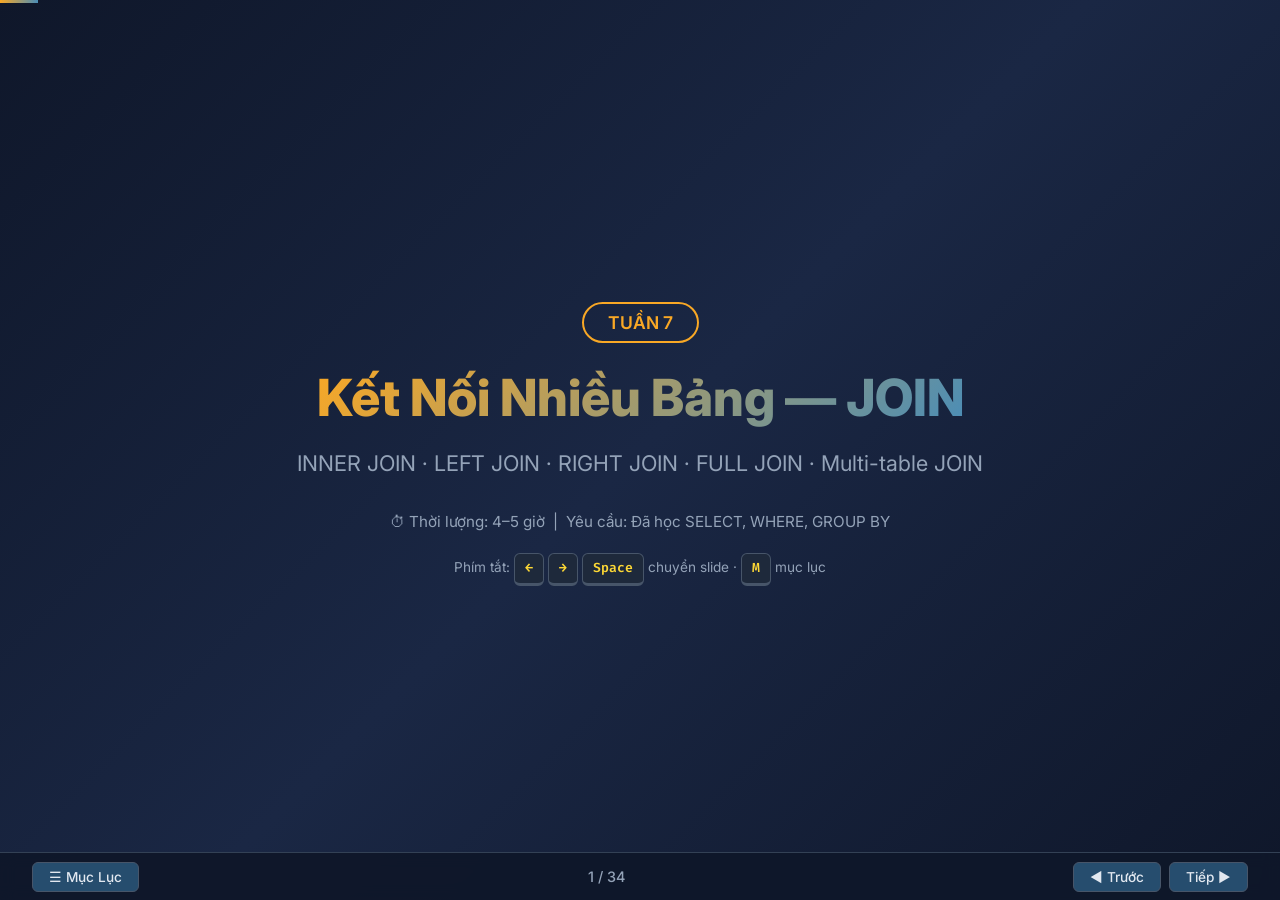
<file: docs/Slides/07.JOIN_slides.html>
<!DOCTYPE html>
<html lang="vi">
<head>
    <meta charset="UTF-8">
    <meta name="viewport" content="width=device-width, initial-scale=1.0">
    <title>Tuần 7: Kết Nối Nhiều Bảng — JOIN — PostgreSQL</title>
    <link rel="stylesheet" href="slides.css">
    <style>
        /* JOIN type visual boxes */
        .join-visual { display: flex; gap: 0; align-items: center; justify-content: center; margin: 16px 0; }
        .join-circle { width: 140px; height: 100px; border-radius: 50%; border: 3px solid; display: flex; align-items: center; justify-content: center; font-weight: 700; font-size: 0.85rem; }
        .join-circle.left { border-color: var(--info); color: var(--info); margin-right: -30px; z-index: 1; }
        .join-circle.right { border-color: var(--success); color: var(--success); margin-left: -30px; }
        .join-circle.active-fill { background: rgba(249,168,37,0.15); border-color: var(--accent); color: var(--accent); }
        .join-circle.dim { opacity: 0.3; }
        .join-overlap { position: relative; z-index: 2; background: rgba(249,168,37,0.25); border-radius: 50%; width: 50px; height: 80px; display: flex; align-items: center; justify-content: center; margin: 0 -25px; font-size: 0.75rem; color: var(--accent); font-weight: 700; }
        /* Relationship arrows */
        .rel-diagram { display: flex; align-items: center; justify-content: center; gap: 8px; margin: 12px 0; font-family: 'Fira Code', monospace; font-size: 0.85rem; flex-wrap: wrap; }
        .rel-box { background: var(--bg-card); border: 2px solid var(--primary-light); border-radius: 10px; padding: 10px 16px; text-align: center; min-width: 130px; }
        .rel-box .tbl-name { color: var(--accent); font-weight: 700; font-size: 0.95rem; margin-bottom: 4px; }
        .rel-box .col-list { color: var(--text-dim); font-size: 0.78rem; }
        .rel-box .col-pk { color: var(--warning); font-weight: 600; }
        .rel-box .col-fk { color: var(--info); font-weight: 600; }
        .rel-arrow { color: var(--accent); font-size: 1.2rem; }
        /* Error comparison */
        .err-compare { display: grid; grid-template-columns: 1fr 1fr; gap: 14px; margin: 10px 0; }
        .err-box { background: var(--bg-card); border-radius: 10px; padding: 14px 16px; border: 1px solid #334155; }
        .err-box.bad { border-left: 4px solid var(--danger); }
        .err-box.good { border-left: 4px solid var(--success); }
        .err-box .label { font-size: 0.8rem; font-weight: 700; margin-bottom: 6px; }
        .err-box.bad .label { color: var(--danger); }
        .err-box.good .label { color: var(--success); }
    </style>
</head>
<body>

<div class="progress-bar" id="progressBar"></div>

<!-- TOC Overlay -->
<div class="toc-overlay" id="tocOverlay" onclick="closeTOC()">
    <div class="toc-panel" onclick="event.stopPropagation()">
        <h3>📑 Mục Lục</h3>
        <a href="#" class="section-header" onclick="goSlide(0)">Trang bìa</a>
        <a href="#" onclick="goSlide(1)">Mục tiêu tuần 7</a>

        <a href="#" class="section-header" onclick="goSlide(2)">7.1 Vấn Đề Dữ Liệu Lặp</a>
        <a href="#" onclick="goSlide(3)">Hậu quả dữ liệu lặp</a>

        <a href="#" class="section-header" onclick="goSlide(4)">7.2 Tách Bảng & Liên Kết</a>
        <a href="#" onclick="goSlide(5)">Primary Key & Foreign Key</a>

        <a href="#" class="section-header" onclick="goSlide(6)">7.3 INNER JOIN</a>
        <a href="#" onclick="goSlide(7)">Cú pháp INNER JOIN</a>
        <a href="#" onclick="goSlide(8)">Ví dụ INNER JOIN</a>
        <a href="#" onclick="goSlide(9)">Table Alias</a>

        <a href="#" class="section-header" onclick="goSlide(10)">7.4 LEFT JOIN</a>
        <a href="#" onclick="goSlide(11)">Ví dụ LEFT JOIN</a>
        <a href="#" onclick="goSlide(12)">Tìm hàng "mồ côi"</a>

        <a href="#" class="section-header" onclick="goSlide(13)">7.5 RIGHT & FULL JOIN</a>
        <a href="#" onclick="goSlide(14)">RIGHT JOIN</a>
        <a href="#" onclick="goSlide(15)">FULL JOIN</a>

        <a href="#" class="section-header" onclick="goSlide(16)">7.6 Tổng Hợp 4 Loại JOIN</a>
        <a href="#" onclick="goSlide(17)">Chọn JOIN nào?</a>

        <a href="#" class="section-header" onclick="goSlide(18)">7.7 JOIN Nhiều Bảng</a>
        <a href="#" onclick="goSlide(19)">Ví dụ JOIN 4 bảng</a>

        <a href="#" class="section-header" onclick="goSlide(20)">7.8 JOIN + GROUP BY</a>
        <a href="#" onclick="goSlide(21)">Top khách hàng</a>
        <a href="#" onclick="goSlide(22)">Sản phẩm bán chạy</a>
        <a href="#" onclick="goSlide(23)">ON vs WHERE trong LEFT JOIN</a>

        <a href="#" class="section-header" onclick="goSlide(24)">7.9 Lỗi Hay Gặp</a>
        <a href="#" onclick="goSlide(25)">Lỗi Cartesian Product</a>
        <a href="#" onclick="goSlide(26)">Lỗi Ambiguous Column</a>
        <a href="#" onclick="goSlide(27)">Lỗi NULL + LEFT JOIN</a>
        <a href="#" onclick="goSlide(28)">Lỗi JOIN sai cột</a>

        <a href="#" class="section-header" onclick="goSlide(29)">7.10 Thứ Tự Thực Thi</a>

        <a href="#" class="section-header" onclick="goSlide(30)">Tổng Kết</a>
        <a href="#" onclick="goSlide(31)">Bảng tra cứu nhanh</a>
        <a href="#" onclick="goSlide(32)">Checklist</a>
        <a href="#" onclick="goSlide(33)">Cầu nối tuần 8</a>
    </div>
</div>

<div class="slide-deck" id="deck">

    <!-- ═══ SLIDE 0: Title ═══ -->
    <div class="slide title-slide active">
        <div class="week-badge">TUẦN 7</div>
        <h1>Kết Nối Nhiều Bảng — JOIN</h1>
        <p class="subtitle">INNER JOIN · LEFT JOIN · RIGHT JOIN · FULL JOIN · Multi-table JOIN</p>
        <p style="color:var(--text-dim); font-size:0.95rem;">⏱ Thời lượng: 4–5 giờ &nbsp;|&nbsp; Yêu cầu: Đã học SELECT, WHERE, GROUP BY</p>
        <p style="color:var(--text-dim); font-size:0.85rem; margin-top:18px;">
            Phím tắt: <span class="kbd">←</span> <span class="kbd">→</span> <span class="kbd">Space</span> chuyển slide · <span class="kbd">M</span> mục lục
        </p>
    </div>

    <!-- ═══ SLIDE 1: Mục tiêu ═══ -->
    <div class="slide">
        <h2>🎯 Mục Tiêu Tuần 7</h2>
        <div class="slide-content">
            <p style="font-size:1.1rem; margin-bottom: 18px;">Sau tuần này, bạn có thể <strong>kết nối dữ liệu từ nhiều bảng</strong> — tương đương VLOOKUP/INDEX-MATCH trong Excel, nhưng mạnh hơn nhiều.</p>
            <div class="columns-2">
                <div class="card excel">
                    <h3>📊 Excel — Bạn đã biết</h3>
                    <ul>
                        <li>VLOOKUP tra cứu dữ liệu</li>
                        <li>INDEX-MATCH linh hoạt hơn</li>
                        <li>Copy-paste giữa các sheet</li>
                    </ul>
                </div>
                <div class="card pg">
                    <h3>🐘 SQL — Bạn sắp học</h3>
                    <ul>
                        <li><code>INNER JOIN</code> — lấy hàng khớp cả hai</li>
                        <li><code>LEFT JOIN</code> — lấy tất cả từ bảng trái</li>
                        <li><code>JOIN</code> nhiều bảng cùng lúc</li>
                    </ul>
                </div>
            </div>
        </div>
    </div>

    <!-- ═══ SLIDE 2: Section 7.1 ═══ -->
    <div class="slide section-slide">
        <div class="section-num">7.1</div>
        <h1>Vấn Đề Dữ Liệu Lặp Trong Excel</h1>
        <p class="subtitle">Tại sao nhét mọi thứ vào một bảng lại gây rắc rối?</p>
    </div>

    <!-- ═══ SLIDE 3: Dữ liệu lặp ═══ -->
    <div class="slide">
        <h2>📋 Bảng Excel Bị Lặp Dữ Liệu</h2>
        <div class="slide-content">
            <div class="ui-diagram" style="font-size:0.78rem;">Bảng đơn hàng Excel — tất cả trong một sheet:
┌──────┬──────────────────┬────────────┬──────────────────┬───────────────┬──────────┐
│ DH#  │ Tên KH           │ SĐT KH     │ Địa chỉ KH       │ Ngày đặt      │ Tiền     │
├──────┼──────────────────┼────────────┼──────────────────┼───────────────┼──────────┤
│ DH01 │ <span class="ui-active">Trần Thị Mai</span>     │ 0901123456 │ 10 Nguyễn Huệ   │ 2024-01-05    │ 500,000  │
│ DH02 │ Nguyễn Văn An    │ 0912234567 │ 25 Lê Lợi       │ 2024-01-12    │ 300,000  │
│ DH03 │ <span class="ui-active">Trần Thị Mai</span>     │ 0901123456 │ 10 Nguyễn Huệ   │ 2024-01-20    │ 800,000  │  ← lặp!
│ DH04 │ <span class="ui-active">Trần Thị Mai</span>     │ 0901123456 │ 10 Nguyễn Huệ   │ 2024-02-03    │ 150,000  │  ← lặp!
│ DH05 │ Nguyễn Văn An    │ 0912234567 │ 25 Lê Lợi       │ 2024-02-10    │ 620,000  │  ← lặp!
└──────┴──────────────────┴────────────┴──────────────────┴───────────────┴──────────┘</div>
            <div class="card warning">
                <p>⚠️ <strong>Hậu quả của dữ liệu lặp:</strong></p>
                <ul>
                    <li><strong>Sai dữ liệu:</strong> SĐT ghi khác nhau ở hai hàng</li>
                    <li><strong>Sửa sót:</strong> Đổi địa chỉ nhưng chỉ sửa 2/3 hàng</li>
                    <li><strong>File nặng:</strong> Thông tin dư thừa khắp nơi</li>
                    <li><strong>Khó phân tích:</strong> Đếm khách riêng biệt phải xử lý thêm</li>
                </ul>
            </div>
        </div>
    </div>

    <!-- ═══ SLIDE 4: Section 7.2 ═══ -->
    <div class="slide section-slide">
        <div class="section-num">7.2</div>
        <h1>Giải Pháp: Tách Bảng & Liên Kết</h1>
        <p class="subtitle">Mỗi thông tin chỉ lưu MỘT lần — dùng mã số để nối lại</p>
    </div>

    <!-- ═══ SLIDE 5: PK & FK ═══ -->
    <div class="slide">
        <h2>🔑 Primary Key & Foreign Key</h2>
        <div class="slide-content">
            <p>Database tách dữ liệu lặp thành <strong>2 bảng riêng</strong>, nối bằng mã số:</p>
            <div class="rel-diagram">
                <div class="rel-box">
                    <div class="tbl-name">khach_hang</div>
                    <div class="col-list">
                        <span class="col-pk">id ← PK</span><br>
                        ho_ten<br>so_dien_thoai
                    </div>
                </div>
                <div class="rel-arrow">1 ──────&lt; N</div>
                <div class="rel-box">
                    <div class="tbl-name">don_hang</div>
                    <div class="col-list">
                        id<br>
                        <span class="col-fk">khach_hang_id ← FK</span><br>
                        ngay_dat, tong_tien
                    </div>
                </div>
            </div>
            <div class="columns-2" style="margin-top:14px;">
                <div class="card info">
                    <p>🔑 <strong>Primary Key (Khóa chính)</strong></p>
                    <p style="font-size:0.9rem;">Cột định danh <strong>duy nhất</strong> cho mỗi hàng. Không NULL, không trùng.</p>
                </div>
                <div class="card info">
                    <p>🔗 <strong>Foreign Key (Khóa ngoại)</strong></p>
                    <p style="font-size:0.9rem;">Cột tham chiếu đến PK bảng khác — là <strong>"cầu nối"</strong> giữa hai bảng.</p>
                </div>
            </div>
            <div class="card excel">
                <p>📊 <strong>Excel:</strong> PK giống cột <strong>Mã KH</strong> duy nhất. FK giống cột tra cứu trong VLOOKUP.</p>
            </div>
        </div>
    </div>

    <!-- ═══ SLIDE 6: Section 7.3 ═══ -->
    <div class="slide section-slide">
        <div class="section-num">7.3</div>
        <h1>INNER JOIN</h1>
        <p class="subtitle">Lấy dữ liệu có ở CẢ HAI bảng — như VLOOKUP chỉ lấy hàng khớp</p>
    </div>

    <!-- ═══ SLIDE 7: INNER JOIN cú pháp ═══ -->
    <div class="slide">
        <h2>📝 Cú Pháp INNER JOIN</h2>
        <div class="slide-content">
            <div class="join-visual">
                <div class="join-circle left dim">A</div>
                <div class="join-overlap">A∩B</div>
                <div class="join-circle right dim">B</div>
            </div>
            <p style="text-align:center; font-size:0.9rem; color:var(--text-dim); margin-bottom:12px;">Chỉ lấy phần <strong style="color:var(--accent);">giao nhau</strong> — hàng có khớp ở cả hai bảng</p>
            <pre>
<span class="keyword">SELECT</span>  bang1.cot, bang2.cot
<span class="keyword">FROM</span>    bang1
<span class="keyword">INNER JOIN</span> bang2
    <span class="keyword">ON</span> bang1.khoa_ngoai <span class="op">=</span> bang2.khoa_chinh;

<span class="comment">-- Có thể viết ngắn (bỏ INNER):</span>
<span class="keyword">JOIN</span> bang2 <span class="keyword">ON</span> bang1.col <span class="op">=</span> bang2.col</pre>
            <div class="card excel">
                <p>📊 <strong>Excel:</strong> VLOOKUP chỉ trả kết quả khi tìm thấy — INNER JOIN hoạt động giống vậy.</p>
            </div>
        </div>
    </div>

    <!-- ═══ SLIDE 8: INNER JOIN ví dụ ═══ -->
    <div class="slide">
        <h2>💻 Ví Dụ: Đơn Hàng + Tên Khách</h2>
        <div class="slide-content">
            <pre>
<span class="comment">-- Hiển thị đơn hàng kèm thông tin khách hàng</span>
<span class="keyword">SELECT</span>
    dh.ma_don_hang,
    kh.ho_ten           <span class="keyword">AS</span> ten_khach,
    kh.so_dien_thoai,
    dh.ngay_dat,
    dh.tong_tien
<span class="keyword">FROM</span> don_hang dh
<span class="keyword">INNER JOIN</span> khach_hang kh <span class="keyword">ON</span> dh.khach_hang_id <span class="op">=</span> kh.id
<span class="keyword">ORDER BY</span> dh.ngay_dat <span class="keyword">DESC</span>;</pre>
            <div class="ui-diagram" style="font-size:0.78rem;">Kết quả:
┌─────────────┬──────────────────┬────────────┬────────────┬───────────┐
│ ma_don_hang │ ten_khach        │ so_dien_thoai │ ngay_dat │ tong_tien │
├─────────────┼──────────────────┼────────────┼────────────┼───────────┤
│ DH012       │ Nguyễn Văn An    │ 0912234567 │ 2024-04-18 │  11000000 │
│ DH011       │ Trần Thị Mai     │ 0901123456 │ 2024-04-10 │  28000000 │
└─────────────┴──────────────────┴────────────┴────────────┴───────────┘</div>
        </div>
    </div>

    <!-- ═══ SLIDE 9: Table Alias ═══ -->
    <div class="slide">
        <h2>✍️ Table Alias — Viết Gọn Tên Bảng</h2>
        <div class="slide-content">
            <div class="compare">
                <div>
                    <h3>❌ Không alias (dài)</h3>
<pre>
<span class="keyword">FROM</span> don_hang
<span class="keyword">JOIN</span> khach_hang
  <span class="keyword">ON</span> don_hang.khach_hang_id
    <span class="op">=</span> khach_hang.id
<span class="keyword">SELECT</span> don_hang.ma_don,
  khach_hang.ho_ten</pre>
                </div>
                <div>
                    <h3>✅ Có alias (ngắn gọn)</h3>
<pre>
<span class="keyword">FROM</span> don_hang <span class="func">dh</span>
<span class="keyword">JOIN</span> khach_hang <span class="func">kh</span>
  <span class="keyword">ON</span> <span class="func">dh</span>.khach_hang_id
    <span class="op">=</span> <span class="func">kh</span>.id
<span class="keyword">SELECT</span> <span class="func">dh</span>.ma_don,
  <span class="func">kh</span>.ho_ten</pre>
                </div>
            </div>
            <div class="card tip">
                <p>💡 <strong>Quy ước:</strong> Dùng 2-3 chữ cái đầu — <code>don_hang</code> → <code>dh</code>, <code>khach_hang</code> → <code>kh</code>, <code>nhan_vien</code> → <code>nv</code></p>
            </div>
            <div class="card warning">
                <p>⚠️ <strong>Bắt buộc viết <code>bang.cot</code></strong> khi JOIN — vì nhiều bảng có cùng tên cột (ví dụ <code>id</code>). Nếu không → lỗi <em>"ambiguous"</em>.</p>
            </div>
        </div>
    </div>

    <!-- ═══ SLIDE 10: Section 7.4 ═══ -->
    <div class="slide section-slide">
        <div class="section-num">7.4</div>
        <h1>LEFT JOIN</h1>
        <p class="subtitle">Lấy TẤT CẢ từ bảng trái — dù không khớp cũng giữ lại</p>
    </div>

    <!-- ═══ SLIDE 11: LEFT JOIN ví dụ ═══ -->
    <div class="slide">
        <h2>📝 LEFT JOIN — Lấy Tất Cả Từ Bảng Trái</h2>
        <div class="slide-content">
            <div class="join-visual">
                <div class="join-circle left active-fill">A</div>
                <div class="join-overlap">A∩B</div>
                <div class="join-circle right dim">B</div>
            </div>
            <p style="text-align:center; font-size:0.9rem; color:var(--text-dim); margin-bottom:10px;">Lấy <strong style="color:var(--accent);">toàn bộ A</strong> + phần khớp của B. Không khớp → <code>NULL</code></p>
            <pre>
<span class="keyword">SELECT</span> kh.ho_ten, dh.ma_don_hang, dh.tong_tien
<span class="keyword">FROM</span> khach_hang kh
<span class="keyword">LEFT JOIN</span> don_hang dh <span class="keyword">ON</span> kh.id <span class="op">=</span> dh.khach_hang_id;</pre>
            <div class="ui-diagram" style="font-size:0.78rem;">Kết quả:
┌──────────────────┬─────────────┬───────────┐
│ ho_ten           │ ma_don_hang │ tong_tien │
├──────────────────┼─────────────┼───────────┤
│ Trần Thị Mai     │ DH001       │   500000  │
│ Trần Thị Mai     │ DH003       │   800000  │
│ Nguyễn Văn An    │ DH002       │   300000  │
│ <span class="ui-active">Lê Thị Bình</span>      │ <span class="ui-result">NULL</span>        │   <span class="ui-result">NULL</span>    │  ← chưa có đơn!
└──────────────────┴─────────────┴───────────┘</div>
            <div class="card excel">
                <p>📊 <strong>Excel:</strong> LEFT JOIN giống <code>=IFERROR(VLOOKUP(...), "Không tìm thấy")</code> — hàng không khớp vẫn hiện, nhưng với NULL.</p>
            </div>
        </div>
    </div>

    <!-- ═══ SLIDE 12: LEFT JOIN IS NULL ═══ -->
    <div class="slide">
        <h2>🔍 Tìm Hàng "Mồ Côi" — LEFT JOIN + IS NULL</h2>
        <div class="slide-content">
            <p>Thủ thuật hay: tìm những hàng ở bảng trái <strong>không có</strong> ở bảng phải:</p>
            <pre>
<span class="comment">-- Tìm khách hàng CHƯA CÓ đơn hàng nào</span>
<span class="keyword">SELECT</span> kh.ho_ten, kh.so_dien_thoai
<span class="keyword">FROM</span> khach_hang kh
<span class="keyword">LEFT JOIN</span> don_hang dh <span class="keyword">ON</span> kh.id <span class="op">=</span> dh.khach_hang_id
<span class="keyword">WHERE</span> dh.id <span class="keyword">IS NULL</span>;
<span class="comment">-- Nếu không khớp → tất cả cột bảng phải = NULL (kể cả dh.id)</span></pre>
            <div class="diagram">
                <div class="box">khach_hang (tất cả)</div>
                <div class="arrow">LEFT JOIN</div>
                <div class="box">don_hang</div>
                <div class="arrow">WHERE dh.id IS NULL</div>
                <div class="box success-box">Khách chưa mua</div>
            </div>
            <div class="card tip">
                <p>💡 Đây là pattern <strong>cực kỳ phổ biến</strong> — dùng để tìm khách chưa mua, sản phẩm chưa bán, nhân viên chưa có đơn...</p>
            </div>
        </div>
    </div>

    <!-- ═══ SLIDE 13: Section 7.5 ═══ -->
    <div class="slide section-slide">
        <div class="section-num">7.5</div>
        <h1>RIGHT JOIN & FULL JOIN</h1>
        <p class="subtitle">Hai loại JOIN bổ sung — ít dùng hơn nhưng cần biết</p>
    </div>

    <!-- ═══ SLIDE 14: RIGHT JOIN ═══ -->
    <div class="slide">
        <h2>➡️ RIGHT JOIN — Ngược LEFT JOIN</h2>
        <div class="slide-content">
            <div class="join-visual" style="margin:12px auto;">
                <div class="join-circle left dim" style="width:120px;height:80px;">A</div>
                <div class="join-overlap" style="width:40px;height:65px;">∩</div>
                <div class="join-circle right active-fill" style="width:120px;height:80px;">B</div>
            </div>
            <p>Lấy <strong>tất cả bảng phải</strong> — NULL nếu bảng trái không khớp.</p>
<pre>
<span class="comment">-- RIGHT JOIN (ít dùng)</span>
<span class="keyword">SELECT</span> kh.ho_ten, dh.ma_don_hang
<span class="keyword">FROM</span> khach_hang kh
<span class="keyword">RIGHT JOIN</span> don_hang dh <span class="keyword">ON</span> kh.id <span class="op">=</span> dh.khach_hang_id;</pre>
            <div class="card tip" style="margin-top:12px;">
                <p>💡 <strong>Mẹo:</strong> Ít dùng RIGHT JOIN — viết lại thành LEFT JOIN bằng cách đổi thứ tự bảng. Dễ đọc hơn!</p>
            </div>
        </div>
    </div>

    <!-- ═══ SLIDE 14b: FULL JOIN ═══ -->
    <div class="slide">
        <h2>↔️ FULL JOIN — Tất Cả Từ Cả Hai</h2>
        <div class="slide-content">
            <div class="join-visual" style="margin:12px auto;">
                <div class="join-circle left active-fill" style="width:120px;height:80px;">A</div>
                <div class="join-overlap" style="width:40px;height:65px;">∩</div>
                <div class="join-circle right active-fill" style="width:120px;height:80px;">B</div>
            </div>
            <p>Lấy <strong>tất cả từ cả hai bảng</strong> — NULL ở bên nào không khớp.</p>
<pre>
<span class="comment">-- FULL JOIN — bức tranh toàn cảnh</span>
<span class="keyword">SELECT</span> kh.ho_ten, dh.ma_don_hang
<span class="keyword">FROM</span> khach_hang kh
<span class="keyword">FULL JOIN</span> don_hang dh <span class="keyword">ON</span> kh.id <span class="op">=</span> dh.khach_hang_id;</pre>
            <div class="card excel" style="margin-top:12px;">
                <p>📊 <strong>Excel:</strong> FULL JOIN giống merge 2 bảng giữ tất cả — hàng không khớp vẫn hiện với ô trống.</p>
            </div>
        </div>
    </div>

    <!-- ═══ SLIDE 15: Section 7.6 ═══ -->
    <div class="slide section-slide">
        <div class="section-num">7.6</div>
        <h1>Tổng Hợp 4 Loại JOIN</h1>
        <p class="subtitle">Bức tranh toàn cảnh — khi nào dùng loại nào?</p>
    </div>

    <!-- ═══ SLIDE 16: Tổng hợp ═══ -->
    <div class="slide">
        <h2>🗺️ Bản Đồ 4 Loại JOIN</h2>
        <div class="slide-content">
            <table>
                <tr><th>Loại JOIN</th><th>Lấy gì?</th><th>NULL khi?</th><th>Khi nào dùng?</th></tr>
                <tr>
                    <td><strong class="text-accent">INNER JOIN</strong></td>
                    <td>Hàng khớp ở <strong>cả hai</strong></td>
                    <td>Không có NULL</td>
                    <td>Cần dữ liệu đầy đủ</td>
                </tr>
                <tr>
                    <td><strong class="text-info">LEFT JOIN</strong></td>
                    <td><strong>Tất cả</strong> bảng trái + khớp bảng phải</td>
                    <td>Cột bảng phải = NULL</td>
                    <td>Giữ tất cả bảng chính</td>
                </tr>
                <tr>
                    <td><strong class="text-dim">RIGHT JOIN</strong></td>
                    <td>Khớp bảng trái + <strong>tất cả</strong> bảng phải</td>
                    <td>Cột bảng trái = NULL</td>
                    <td>Dùng LEFT thay thế</td>
                </tr>
                <tr>
                    <td><strong class="text-success">FULL JOIN</strong></td>
                    <td><strong>Tất cả</strong> từ cả hai</td>
                    <td>Cả hai phía</td>
                    <td>Bức tranh toàn cảnh</td>
                </tr>
            </table>
            <div class="card tip">
                <p>💡 <strong>Thực tế:</strong> 90% trường hợp bạn chỉ cần <strong>INNER JOIN</strong> và <strong>LEFT JOIN</strong>. Thành thạo hai loại này là đủ cho hầu hết công việc.</p>
            </div>
        </div>
    </div>

    <!-- ═══ SLIDE 17: Section 7.7 ═══ -->
    <div class="slide section-slide">
        <div class="section-num">7.7</div>
        <h1>JOIN Nhiều Bảng</h1>
        <p class="subtitle">Kết nối 3, 4 bảng cùng lúc — VLOOKUP lồng nhau phiên bản SQL</p>
    </div>

    <!-- ═══ SLIDE 18: JOIN nhiều bảng ═══ -->
    <div class="slide">
        <h2>🔗 Ví Dụ: JOIN 4 Bảng</h2>
        <div class="slide-content">
            <div class="rel-diagram" style="font-size:0.8rem;">
                <div class="rel-box"><div class="tbl-name">khach_hang</div><div class="col-list"><span class="col-pk">id</span></div></div>
                <div class="rel-arrow">──&lt;</div>
                <div class="rel-box"><div class="tbl-name">don_hang</div><div class="col-list"><span class="col-fk">khach_hang_id</span><br><span class="col-pk">id</span></div></div>
                <div class="rel-arrow">──&lt;</div>
                <div class="rel-box"><div class="tbl-name">chi_tiet_don_hang</div><div class="col-list"><span class="col-fk">don_hang_id</span><br><span class="col-fk">san_pham_id</span></div></div>
                <div class="rel-arrow">&gt;──</div>
                <div class="rel-box"><div class="tbl-name">san_pham</div><div class="col-list"><span class="col-pk">id</span></div></div>
            </div>
            <pre style="font-size:0.82rem;">
<span class="keyword">SELECT</span>
    kh.ho_ten, dh.ma_don_hang, sp.ten_sp,
    ct.so_luong, ct.don_gia,
    ct.so_luong <span class="op">*</span> ct.don_gia <span class="keyword">AS</span> thanh_tien
<span class="keyword">FROM</span> chi_tiet_don_hang ct
<span class="keyword">JOIN</span> don_hang dh   <span class="keyword">ON</span> ct.don_hang_id <span class="op">=</span> dh.id
<span class="keyword">JOIN</span> khach_hang kh <span class="keyword">ON</span> dh.khach_hang_id <span class="op">=</span> kh.id
<span class="keyword">JOIN</span> san_pham sp   <span class="keyword">ON</span> ct.san_pham_id <span class="op">=</span> sp.id
<span class="keyword">ORDER BY</span> dh.ngay_dat <span class="keyword">DESC</span>;</pre>
            <div class="card tip">
                <p>💡 <strong>Mẹo đọc:</strong> Đọc từ bảng trung tâm ra ngoài. <code>chi_tiet_don_hang</code> là trung tâm — nối ra 3 bảng xung quanh.</p>
            </div>
        </div>
    </div>

    <!-- ═══ SLIDE 19: Section 7.8 ═══ -->
    <div class="slide section-slide">
        <div class="section-num">7.8</div>
        <h1>JOIN + GROUP BY</h1>
        <p class="subtitle">Combo mạnh nhất — tạo báo cáo từ nhiều bảng</p>
    </div>

    <!-- ═══ SLIDE 20: Top khách hàng ═══ -->
    <div class="slide">
        <h2>🏆 Ví Dụ: Top Khách Hàng</h2>
        <div class="slide-content">
            <pre>
<span class="comment">-- Tổng chi tiêu của mỗi khách hàng</span>
<span class="keyword">SELECT</span>
    kh.ho_ten,
    kh.so_dien_thoai,
    <span class="func">COUNT</span>(dh.id)            <span class="keyword">AS</span> so_don_hang,
    <span class="func">SUM</span>(dh.tong_tien)       <span class="keyword">AS</span> tong_chi_tieu
<span class="keyword">FROM</span> khach_hang kh
<span class="keyword">LEFT JOIN</span> don_hang dh <span class="keyword">ON</span> kh.id <span class="op">=</span> dh.khach_hang_id
    <span class="keyword">AND</span> dh.trang_thai <span class="op">=</span> <span class="string">'hoan_thanh'</span>
<span class="keyword">GROUP BY</span> kh.id, kh.ho_ten, kh.so_dien_thoai
<span class="keyword">ORDER BY</span> tong_chi_tieu <span class="keyword">DESC NULLS LAST</span>;</pre>
            <div class="card excel">
                <p>📊 <strong>Excel:</strong> Giống tạo Pivot Table từ nhiều sheet — GROUP BY gom nhóm, SUM tính tổng, JOIN kết nối dữ liệu.</p>
            </div>
        </div>
    </div>

    <!-- ═══ SLIDE 21: Sản phẩm bán chạy ═══ -->
    <div class="slide">
        <h2>📦 Ví Dụ: Top Sản Phẩm Bán Chạy</h2>
        <div class="slide-content">
            <pre>
<span class="comment">-- Top 5 sản phẩm bán chạy nhất (theo số lượng)</span>
<span class="keyword">SELECT</span>
    sp.ten_sp,
    <span class="func">SUM</span>(ct.so_luong)                <span class="keyword">AS</span> tong_ban,
    <span class="func">SUM</span>(ct.so_luong <span class="op">*</span> ct.don_gia)   <span class="keyword">AS</span> doanh_thu
<span class="keyword">FROM</span> san_pham sp
<span class="keyword">JOIN</span> chi_tiet_don_hang ct <span class="keyword">ON</span> sp.id <span class="op">=</span> ct.san_pham_id
<span class="keyword">JOIN</span> don_hang dh          <span class="keyword">ON</span> ct.don_hang_id <span class="op">=</span> dh.id
<span class="keyword">WHERE</span> dh.trang_thai <span class="op">=</span> <span class="string">'hoan_thanh'</span>
<span class="keyword">GROUP BY</span> sp.id, sp.ten_sp
<span class="keyword">ORDER BY</span> tong_ban <span class="keyword">DESC</span>
<span class="keyword">LIMIT</span> <span class="number">5</span>;</pre>
            <div class="card tip">
                <p>💡 <strong>Pattern:</strong> <code>JOIN</code> nhiều bảng → <code>WHERE</code> lọc → <code>GROUP BY</code> gom → <code>ORDER BY</code> + <code>LIMIT</code> lấy top. Đây là combo tạo báo cáo phổ biến nhất!</p>
            </div>
        </div>
    </div>

    <!-- ═══ SLIDE 22: ON vs WHERE ═══ -->
    <div class="slide">
        <h2>⚖️ Điều Kiện Trong ON vs WHERE</h2>
        <div class="slide-content">
            <p>Khi dùng LEFT JOIN, <strong>vị trí điều kiện</strong> ảnh hưởng kết quả:</p>
            <div class="err-compare">
                <div class="err-box good">
                    <div class="label">✅ Điều kiện trong ON</div>
<pre style="font-size:0.8rem;">
<span class="keyword">FROM</span> khach_hang kh
<span class="keyword">LEFT JOIN</span> don_hang dh
  <span class="keyword">ON</span> kh.id <span class="op">=</span> dh.khach_hang_id
  <span class="keyword">AND</span> dh.trang_thai <span class="op">=</span> <span class="string">'hoan_thanh'</span>
<span class="comment">-- Lọc TRƯỚC join</span>
<span class="comment">-- Khách không đơn → vẫn hiện</span></pre>
                </div>
                <div class="err-box bad">
                    <div class="label">❌ Điều kiện trong WHERE</div>
<pre style="font-size:0.8rem;">
<span class="keyword">FROM</span> khach_hang kh
<span class="keyword">LEFT JOIN</span> don_hang dh
  <span class="keyword">ON</span> kh.id <span class="op">=</span> dh.khach_hang_id
<span class="keyword">WHERE</span> dh.trang_thai <span class="op">=</span> <span class="string">'hoan_thanh'</span>
<span class="comment">-- Lọc SAU join</span>
<span class="comment">-- Khách không đơn → bị loại!</span></pre>
                </div>
            </div>
            <div class="card warning">
                <p>⚠️ <strong>CẢNH BÁO:</strong> WHERE trên cột bảng phải sẽ <strong>vô tình biến LEFT JOIN thành INNER JOIN</strong> — vì NULL bị loại bởi WHERE!</p>
            </div>
        </div>
    </div>

    <!-- ═══ SLIDE 23: Section 7.9 ═══ -->
    <div class="slide section-slide">
        <div class="section-num">7.9</div>
        <h1>Những Lỗi Hay Gặp</h1>
        <p class="subtitle">4 lỗi phổ biến khi dùng JOIN — biết trước để tránh</p>
    </div>

    <!-- ═══ SLIDE 24: Lỗi 1 Cartesian ═══ -->
    <div class="slide">
        <h2>💥 Lỗi 1: Quên ON — Cartesian Product</h2>
        <div class="slide-content">
            <div class="err-compare">
                <div class="err-box bad">
                    <div class="label">❌ NGUY HIỂM — quên ON</div>
<pre style="font-size:0.82rem;">
<span class="keyword">SELECT</span> kh.ho_ten, dh.ma_don_hang
<span class="keyword">FROM</span> khach_hang kh
<span class="keyword">JOIN</span> don_hang dh;
<span class="comment">-- 100 khách × 200 đơn = 20,000 hàng!</span></pre>
                </div>
                <div class="err-box good">
                    <div class="label">✅ ĐÚNG — luôn có ON</div>
<pre style="font-size:0.82rem;">
<span class="keyword">SELECT</span> kh.ho_ten, dh.ma_don_hang
<span class="keyword">FROM</span> khach_hang kh
<span class="keyword">JOIN</span> don_hang dh
  <span class="keyword">ON</span> kh.id <span class="op">=</span> dh.khach_hang_id;</pre>
                </div>
            </div>
            <div class="card warning">
                <p>⚠️ <strong>Dấu hiệu:</strong> Kết quả bất thường nhiều hàng → kiểm tra lại điều kiện ON ngay!</p>
            </div>
        </div>
    </div>

    <!-- ═══ SLIDE 25: Lỗi 2 Ambiguous ═══ -->
    <div class="slide">
        <h2>🔤 Lỗi 2: Tên Cột Mơ Hồ (Ambiguous)</h2>
        <div class="slide-content">
            <div class="err-compare">
                <div class="err-box bad">
                    <div class="label">❌ LỖI — cả hai bảng đều có "id"</div>
<pre style="font-size:0.82rem;">
<span class="keyword">SELECT</span> id, ho_ten, tong_tien
<span class="keyword">FROM</span> khach_hang kh
<span class="keyword">JOIN</span> don_hang dh
  <span class="keyword">ON</span> kh.id <span class="op">=</span> dh.khach_hang_id;
<span class="comment">-- ERROR: column "id" is ambiguous</span></pre>
                </div>
                <div class="err-box good">
                    <div class="label">✅ ĐÚNG — chỉ rõ bảng</div>
<pre style="font-size:0.82rem;">
<span class="keyword">SELECT</span> <span class="func">kh</span>.id, <span class="func">kh</span>.ho_ten,
       <span class="func">dh</span>.tong_tien
<span class="keyword">FROM</span> khach_hang kh
<span class="keyword">JOIN</span> don_hang dh
  <span class="keyword">ON</span> kh.id <span class="op">=</span> dh.khach_hang_id;</pre>
                </div>
            </div>
        </div>
    </div>

    <!-- ═══ SLIDE 26: Lỗi 3 NULL ═══ -->
    <div class="slide">
        <h2>🚫 Lỗi 3: WHERE Biến LEFT JOIN → INNER JOIN</h2>
        <div class="slide-content">
            <div class="err-compare">
                <div class="err-box bad">
                    <div class="label">❌ SAI — WHERE loại hàng NULL</div>
<pre style="font-size:0.82rem;">
<span class="keyword">SELECT</span> kh.ho_ten, dh.tong_tien
<span class="keyword">FROM</span> khach_hang kh
<span class="keyword">LEFT JOIN</span> don_hang dh
  <span class="keyword">ON</span> kh.id <span class="op">=</span> dh.khach_hang_id
<span class="keyword">WHERE</span> dh.trang_thai <span class="op">=</span> <span class="string">'hoan_thanh'</span>;
<span class="comment">-- NULL bị loại → mất khách chưa mua!</span></pre>
                </div>
                <div class="err-box good">
                    <div class="label">✅ ĐÚNG — đặt trong ON</div>
<pre style="font-size:0.82rem;">
<span class="keyword">SELECT</span> kh.ho_ten, dh.tong_tien
<span class="keyword">FROM</span> khach_hang kh
<span class="keyword">LEFT JOIN</span> don_hang dh
  <span class="keyword">ON</span> kh.id <span class="op">=</span> dh.khach_hang_id
  <span class="keyword">AND</span> dh.trang_thai <span class="op">=</span> <span class="string">'hoan_thanh'</span>;</pre>
                </div>
            </div>
        </div>
    </div>

    <!-- ═══ SLIDE 27: Lỗi 4 sai cột ═══ -->
    <div class="slide">
        <h2>🎯 Lỗi 4: JOIN Sai Cột — Kết Quả Sai Âm Thầm</h2>
        <div class="slide-content">
            <div class="err-compare">
                <div class="err-box bad">
                    <div class="label">❌ SAI — JOIN nhầm cột</div>
<pre style="font-size:0.82rem;">
<span class="keyword">JOIN</span> don_hang dh
  <span class="keyword">ON</span> kh.id <span class="op">=</span> dh.id
<span class="comment">-- JOIN id với id thay vì khach_hang_id</span>
<span class="comment">-- Query chạy được nhưng KẾT QUẢ SAI!</span></pre>
                </div>
                <div class="err-box good">
                    <div class="label">✅ ĐÚNG — FK → PK</div>
<pre style="font-size:0.82rem;">
<span class="keyword">JOIN</span> don_hang dh
  <span class="keyword">ON</span> kh.id <span class="op">=</span> dh.khach_hang_id
<span class="comment">-- Nối khóa ngoại với khóa chính</span>
<span class="comment">-- Logic đúng!</span></pre>
                </div>
            </div>
            <div class="card warning">
                <p>⚠️ <strong>CẢNH BÁO:</strong> Lỗi nguy hiểm nhất — query chạy không báo lỗi, kết quả <strong>trông hợp lý nhưng sai hoàn toàn</strong>. Luôn kiểm tra logic ON!</p>
            </div>
        </div>
    </div>

    <!-- ═══ SLIDE 28: Section 7.10 ═══ -->
    <div class="slide">
        <h2>⚙️ Thứ Tự Thực Thi Với JOIN</h2>
        <div class="slide-content">
            <p>JOIN được xử lý <strong>ngay sau FROM</strong>, trước tất cả mệnh đề khác:</p>
            <div class="columns-2">
                <div class="card">
                    <h3>📝 Thứ tự VIẾT</h3>
                    <ol>
                        <li><code>SELECT</code></li>
                        <li><code>FROM</code></li>
                        <li><code>JOIN ... ON</code></li>
                        <li><code>WHERE</code></li>
                        <li><code>GROUP BY</code></li>
                        <li><code>HAVING</code></li>
                        <li><code>ORDER BY</code></li>
                        <li><code>LIMIT</code></li>
                    </ol>
                </div>
                <div class="card" style="border-left: 4px solid var(--accent);">
                    <h3>⚙️ Thứ tự THỰC THI</h3>
                    <ol>
                        <li><strong class="text-accent">FROM</strong> bang</li>
                        <li><strong class="text-accent">JOIN</strong> bang2 ON ...</li>
                        <li><strong>WHERE</strong> dk</li>
                        <li><strong>GROUP BY</strong> cot</li>
                        <li><strong>HAVING</strong> dk</li>
                        <li><strong>SELECT</strong> cot</li>
                        <li><strong>ORDER BY</strong> cot</li>
                        <li><strong>LIMIT</strong> n</li>
                    </ol>
                </div>
            </div>
            <div class="card tip">
                <p>💡 <strong>Hệ quả:</strong> Alias bảng (FROM/JOIN) dùng được ngay trong ON. Alias cột (SELECT) chỉ dùng trong ORDER BY.</p>
            </div>
        </div>
    </div>

    <!-- ═══ SLIDE 29: Section Tổng kết ═══ -->
    <div class="slide section-slide">
        <div class="section-num">✓</div>
        <h1>Tổng Kết Tuần 7</h1>
        <p class="subtitle">JOIN — Kỹ năng kết nối dữ liệu mạnh nhất của SQL</p>
    </div>

    <!-- ═══ SLIDE 30: Bảng tra cứu ═══ -->
    <div class="slide">
        <h2>📋 Bảng Tra Cứu Nhanh</h2>
        <div class="slide-content">
            <table>
                <tr><th>Nhu cầu</th><th>SQL</th></tr>
                <tr><td>Kết nối, chỉ hàng khớp</td><td><code>FROM a JOIN b ON a.id = b.a_id</code></td></tr>
                <tr><td>Lấy tất cả bảng trái</td><td><code>FROM a LEFT JOIN b ON ...</code></td></tr>
                <tr><td>Lấy tất cả bảng phải</td><td><code>FROM a RIGHT JOIN b ON ...</code></td></tr>
                <tr><td>Lấy tất cả cả hai</td><td><code>FROM a FULL JOIN b ON ...</code></td></tr>
                <tr><td>Tìm hàng mồ côi</td><td><code>LEFT JOIN ... WHERE b.id IS NULL</code></td></tr>
                <tr><td>Viết gọn tên bảng</td><td><code>FROM don_hang dh</code> (alias)</td></tr>
                <tr><td>Chỉ rõ bảng.cột</td><td><code>dh.ma_don_hang</code>, <code>kh.ho_ten</code></td></tr>
                <tr><td>JOIN 3+ bảng</td><td>Nhiều lần <code>JOIN ... ON</code></td></tr>
            </table>
        </div>
    </div>

    <!-- ═══ SLIDE 31: Checklist ═══ -->
    <div class="slide">
        <h2>✅ Checklist Tự Kiểm Tra</h2>
        <div class="slide-content">
            <div class="step-list">
                <div class="step-item"><div class="step-num">□</div><div class="step-content"><h4>Giải thích tại sao cần tách dữ liệu thành nhiều bảng</h4></div></div>
                <div class="step-item"><div class="step-num">□</div><div class="step-content"><h4>Phân biệt Primary Key và Foreign Key</h4></div></div>
                <div class="step-item"><div class="step-num">□</div><div class="step-content"><h4>Viết INNER JOIN kết nối 2 bảng</h4></div></div>
                <div class="step-item"><div class="step-num">□</div><div class="step-content"><h4>Dùng table alias viết gọn + bang.cot</h4></div></div>
                <div class="step-item"><div class="step-num">□</div><div class="step-content"><h4>Viết LEFT JOIN và hiểu khác gì INNER JOIN</h4></div></div>
                <div class="step-item"><div class="step-num">□</div><div class="step-content"><h4>Dùng LEFT JOIN + IS NULL tìm hàng mồ côi</h4></div></div>
                <div class="step-item"><div class="step-num">□</div><div class="step-content"><h4>Kết nối 3+ bảng với nhiều JOIN</h4></div></div>
                <div class="step-item"><div class="step-num">□</div><div class="step-content"><h4>Kết hợp JOIN + GROUP BY tạo báo cáo</h4></div></div>
            </div>
        </div>
    </div>

    <!-- ═══ SLIDE 32: Closing ═══ -->
    <div class="slide title-slide">
        <div class="week-badge" style="border-color:var(--success);color:var(--success);">TIẾP THEO</div>
        <h1>Tuần 8: Truy Vấn Nâng Cao</h1>
        <p class="subtitle">Subquery · CASE WHEN · Hàm chuỗi & ngày tháng · COALESCE</p>
        <p style="color:var(--text-dim); margin-top: 20px;">Từ "đọc dữ liệu" sang "phân tích dữ liệu" thực sự 🚀</p>
    </div>

</div>

<!-- Nav bar -->
<div class="nav-bar">
    <div><button onclick="toggleTOC()">☰ Mục Lục</button></div>
    <div class="page-info">
        <span id="slideNum">1</span> / <span id="totalSlides">34</span>
    </div>
    <div class="controls">
        <button onclick="prevSlide()" title="← Trước">◀ Trước</button>
        <button onclick="nextSlide()" title="→ Tiếp">Tiếp ▶</button>
    </div>
</div>

<script>
    const slides = document.querySelectorAll('.slide');
    const totalSlides = slides.length;
    let current = 0;
    document.getElementById('totalSlides').textContent = totalSlides;

    function showSlide(n) {
        slides[current].classList.remove('active');
        current = Math.max(0, Math.min(n, totalSlides - 1));
        slides[current].classList.add('active');
        document.getElementById('slideNum').textContent = current + 1;
        document.getElementById('progressBar').style.width =
            ((current + 1) / totalSlides * 100) + '%';
    }
    function nextSlide() { showSlide(current + 1); }
    function prevSlide() { showSlide(current - 1); }
    function goSlide(n) { showSlide(n); closeTOC(); }

    document.addEventListener('keydown', (e) => {
        if (e.key === 'ArrowRight' || e.key === ' ' || e.key === 'PageDown') { e.preventDefault(); nextSlide(); }
        else if (e.key === 'ArrowLeft' || e.key === 'PageUp') { e.preventDefault(); prevSlide(); }
        else if (e.key === 'Home') { e.preventDefault(); showSlide(0); }
        else if (e.key === 'End') { e.preventDefault(); showSlide(totalSlides - 1); }
        else if (e.key === 'm' || e.key === 'M') { toggleTOC(); }
        else if (e.key === 'Escape') { closeTOC(); }
    });

    function toggleTOC() { document.getElementById('tocOverlay').classList.toggle('open'); }
    function closeTOC() { document.getElementById('tocOverlay').classList.remove('open'); }
    showSlide(0);
</script>
</body>
</html>
</file>
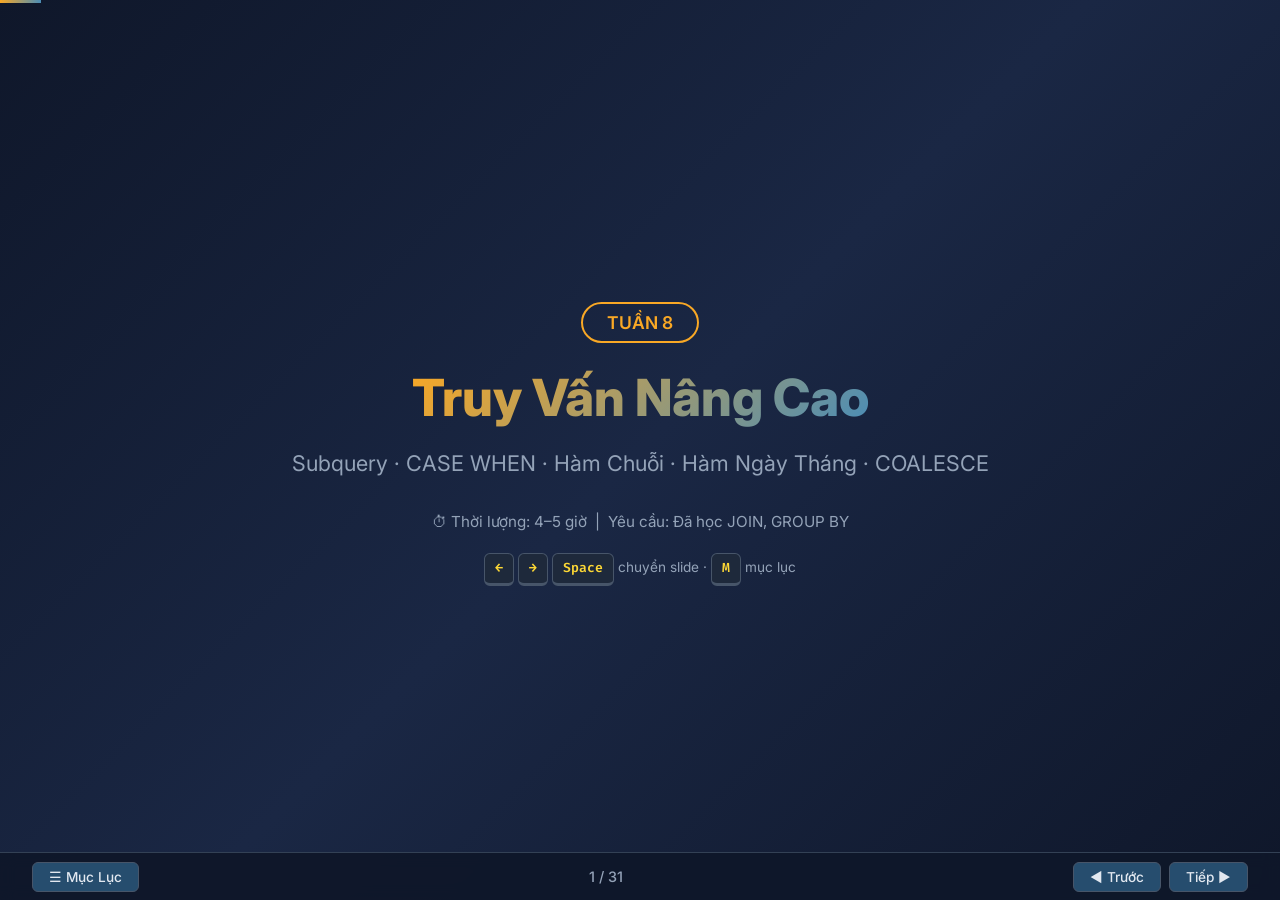
<file: docs/Slides/08.Advanced_Queries_slides.html>
<!DOCTYPE html>
<html lang="vi">
<head>
    <meta charset="UTF-8">
    <meta name="viewport" content="width=device-width, initial-scale=1.0">
    <title>Tuần 8: Truy Vấn Nâng Cao — Subquery, CASE WHEN & Hàm — PostgreSQL</title>
    <link rel="stylesheet" href="slides.css">
    <style>
        /* Subquery nesting visual */
        .subq-visual { background: var(--bg-card); border: 2px solid var(--primary-light); border-radius: 14px; padding: 16px 20px; margin: 10px 0; }
        .subq-inner { background: var(--bg-code); border: 2px dashed var(--accent); border-radius: 10px; padding: 12px 16px; margin: 8px 0; font-family: 'Fira Code', monospace; font-size: 0.85rem; color: #c9d1d9; }
        .subq-label { font-size: 0.75rem; font-weight: 700; margin-bottom: 4px; }
        .subq-label.outer { color: var(--primary-light); }
        .subq-label.inner { color: var(--accent); }
        /* CASE flow */
        .case-flow { display: flex; flex-direction: column; gap: 4px; margin: 10px 0; }
        .case-row { display: flex; align-items: center; gap: 10px; padding: 8px 14px; border-radius: 8px; font-size: 0.9rem; }
        .case-row.when { background: var(--bg-card); border: 1px solid #334155; }
        .case-row.else { background: rgba(148,163,184,0.08); border: 1px solid #475569; }
        .case-row .cond { color: var(--info); font-family: 'Fira Code', monospace; font-size: 0.82rem; min-width: 200px; }
        .case-row .result { color: var(--success); font-weight: 600; margin-left: auto; }
        .case-row .arrow { color: var(--accent); font-weight: 700; }
        /* Function reference grid */
        .func-grid { display: grid; grid-template-columns: 1fr 1fr; gap: 8px; margin: 10px 0; }
        .func-card { background: var(--bg-card); border-radius: 10px; padding: 10px 14px; border: 1px solid #334155; }
        .func-card .fn { font-family: 'Fira Code', monospace; color: #d2a8ff; font-weight: 600; font-size: 0.88rem; }
        .func-card .xl { color: var(--excel-green); font-size: 0.78rem; font-weight: 600; }
        .func-card .desc { color: var(--text-dim); font-size: 0.82rem; margin-top: 2px; }
        /* Knowledge map */
        .kmap { font-family: 'Fira Code', monospace; font-size: 0.82rem; line-height: 1.7; color: var(--text); white-space: pre-wrap; background: var(--bg-code); border-radius: 12px; padding: 16px 20px; border: 1px solid #30363d; margin: 10px 0; overflow-x: auto; }
    </style>
</head>
<body>

<div class="progress-bar" id="progressBar"></div>

<!-- TOC Overlay -->
<div class="toc-overlay" id="tocOverlay" onclick="closeTOC()">
    <div class="toc-panel" onclick="event.stopPropagation()">
        <h3>📑 Mục Lục</h3>
        <a href="#" class="section-header" onclick="goSlide(0)">Trang bìa</a>
        <a href="#" onclick="goSlide(1)">Mục tiêu tuần 8</a>

        <a href="#" class="section-header" onclick="goSlide(2)">8.1 Subquery cơ bản</a>
        <a href="#" onclick="goSlide(3)">Ví dụ: Lương > trung bình</a>
        <a href="#" onclick="goSlide(4)">Quy tắc cú pháp</a>

        <a href="#" class="section-header" onclick="goSlide(5)">8.2 Subquery + IN / NOT IN</a>
        <a href="#" onclick="goSlide(6)">⚠️ Bẫy NULL với NOT IN</a>

        <a href="#" class="section-header" onclick="goSlide(7)">8.3 Subquery trong FROM</a>
        <a href="#" onclick="goSlide(8)">Ví dụ: Phòng ban lương cao</a>

        <a href="#" class="section-header" onclick="goSlide(9)">8.4 CASE WHEN</a>
        <a href="#" onclick="goSlide(10)">Cú pháp CASE WHEN</a>
        <a href="#" onclick="goSlide(11)">Ví dụ: Phân loại lương</a>

        <a href="#" class="section-header" onclick="goSlide(12)">8.5 Simple CASE</a>

        <a href="#" class="section-header" onclick="goSlide(13)">8.6 CASE WHEN + GROUP BY</a>
        <a href="#" onclick="goSlide(14)">SUM(CASE WHEN) — Pivot ngang</a>

        <a href="#" class="section-header" onclick="goSlide(15)">8.7 Hàm xử lý chuỗi</a>
        <a href="#" onclick="goSlide(16)">Ví dụ chuỗi thực tế</a>

        <a href="#" class="section-header" onclick="goSlide(17)">8.8 Hàm ngày tháng</a>
        <a href="#" onclick="goSlide(18)">Ví dụ ngày tháng</a>
        <a href="#" onclick="goSlide(19)">Thống kê theo tháng</a>

        <a href="#" class="section-header" onclick="goSlide(20)">8.9 COALESCE</a>
        <a href="#" onclick="goSlide(21)">Ứng dụng COALESCE</a>

        <a href="#" class="section-header" onclick="goSlide(22)">8.10 CTE (WITH)</a>
        <a href="#" onclick="goSlide(23)">CTE cú pháp & ví dụ</a>

        <a href="#" class="section-header" onclick="goSlide(24)">8.11 Window Functions</a>
        <a href="#" onclick="goSlide(25)">OVER (PARTITION BY)</a>
        <a href="#" onclick="goSlide(26)">ROW_NUMBER / RANK</a>

        <a href="#" class="section-header" onclick="goSlide(27)">Tổng Kết</a>
        <a href="#" onclick="goSlide(28)">Bản đồ kiến thức</a>
        <a href="#" onclick="goSlide(29)">So sánh Excel ↔ SQL</a>
        <a href="#" onclick="goSlide(30)">Cầu nối tuần 9</a>
    </div>
</div>

<div class="slide-deck" id="deck">

    <!-- ═══ SLIDE 0: Title ═══ -->
    <div class="slide title-slide active">
        <div class="week-badge">TUẦN 8</div>
        <h1>Truy Vấn Nâng Cao</h1>
        <p class="subtitle">Subquery · CASE WHEN · Hàm Chuỗi · Hàm Ngày Tháng · COALESCE</p>
        <p style="color:var(--text-dim); font-size:0.95rem;">⏱ Thời lượng: 4–5 giờ &nbsp;|&nbsp; Yêu cầu: Đã học JOIN, GROUP BY</p>
        <p style="color:var(--text-dim); font-size:0.85rem; margin-top:18px;">
            <span class="kbd">←</span> <span class="kbd">→</span> <span class="kbd">Space</span> chuyển slide · <span class="kbd">M</span> mục lục
        </p>
    </div>

    <!-- ═══ SLIDE 1: Mục tiêu ═══ -->
    <div class="slide">
        <h2>🎯 Mục Tiêu Tuần 8</h2>
        <div class="slide-content">
            <p style="font-size:1.05rem; margin-bottom:16px;">Tuần này biến bạn từ <em>người đọc dữ liệu</em> thành <strong>người phân tích dữ liệu</strong>.</p>
            <div class="columns-3">
                <div class="card" style="border-top:3px solid var(--info);">
                    <h3>🔍 Subquery</h3>
                    <p style="font-size:0.88rem;">Truy vấn lồng nhau — hàm lồng hàm trong SQL</p>
                </div>
                <div class="card" style="border-top:3px solid var(--accent);">
                    <h3>🔀 CASE WHEN</h3>
                    <p style="font-size:0.88rem;">IF/IFS phiên bản SQL — phân loại dữ liệu</p>
                </div>
                <div class="card" style="border-top:3px solid var(--success);">
                    <h3>🔧 Hàm xử lý</h3>
                    <p style="font-size:0.88rem;">Chuỗi, ngày tháng, NULL — công cụ hàng ngày</p>
                </div>
            </div>
        </div>
    </div>

    <!-- ═══ SLIDE 2: Section 8.1 ═══ -->
    <div class="slide section-slide">
        <div class="section-num">8.1</div>
        <h1>Subquery — Truy Vấn Lồng Nhau</h1>
        <p class="subtitle">Một câu SELECT nằm bên trong câu SELECT khác</p>
    </div>

    <!-- ═══ SLIDE 3: Subquery ví dụ ═══ -->
    <div class="slide">
        <h2>💡 Ví Dụ: Nhân Viên Lương Cao Hơn Trung Bình</h2>
        <div class="slide-content">
            <div class="subq-visual">
                <div class="subq-label outer">Câu truy vấn ngoài (outer query):</div>
                <p style="font-family:'Fira Code',monospace; font-size:0.88rem; margin-bottom:6px;">
                    <span style="color:#ff7b72;">SELECT</span> ho_ten, luong <span style="color:#ff7b72;">FROM</span> nhan_vien <span style="color:#ff7b72;">WHERE</span> luong &gt;
                </p>
                <div class="subq-inner">
                    <div class="subq-label inner">↳ Subquery (truy vấn con) — chạy TRƯỚC:</div>
                    <span style="color:#ff7b72;">SELECT</span> <span style="color:#d2a8ff;">AVG</span>(luong) <span style="color:#ff7b72;">FROM</span> nhan_vien
                    <span style="color:#8b949e;">→ Kết quả: 19,500,000</span>
                </div>
            </div>
            <pre>
<span class="comment">-- Viết gọn: lồng vào nhau</span>
<span class="keyword">SELECT</span> ho_ten, luong
<span class="keyword">FROM</span> nhan_vien
<span class="keyword">WHERE</span> luong <span class="op">&gt;</span> (<span class="keyword">SELECT</span> <span class="func">AVG</span>(luong) <span class="keyword">FROM</span> nhan_vien);</pre>
            <div class="card excel">
                <p>📊 <strong>Excel:</strong> Giống hàm lồng <code>=AVERAGE(IF(...))</code> — tính giá trị bên trong trước, dùng kết quả cho công thức ngoài.</p>
            </div>
        </div>
    </div>

    <!-- ═══ SLIDE 4: Quy tắc ═══ -->
    <div class="slide">
        <h2>📝 Quy Tắc Cú Pháp Subquery</h2>
        <div class="slide-content">
            <pre>
<span class="keyword">SELECT</span> cot1, cot2
<span class="keyword">FROM</span> bang_ngoai
<span class="keyword">WHERE</span> cot <span class="op">&gt;</span> (<span class="keyword">SELECT</span> <span class="func">ham_tong_hop</span>(cot) <span class="keyword">FROM</span> bang_trong);
              <span class="comment">↑ subquery nằm trong dấu ngoặc đơn ()</span></pre>
            <div class="step-list">
                <div class="step-item"><div class="step-num">1</div><div class="step-content"><h4>Luôn nằm trong dấu ngoặc <code>()</code></h4></div></div>
                <div class="step-item"><div class="step-num">2</div><div class="step-content"><h4>Dùng <code>=</code>, <code>&gt;</code>, <code>&lt;</code> → subquery phải trả về <strong>đúng 1 giá trị</strong> (scalar)</h4></div></div>
                <div class="step-item"><div class="step-num">3</div><div class="step-content"><h4>Dùng <code>IN</code> → subquery có thể trả về <strong>nhiều giá trị</strong> (danh sách)</h4></div></div>
            </div>
        </div>
    </div>

    <!-- ═══ SLIDE 5: Section 8.2 ═══ -->
    <div class="slide section-slide">
        <div class="section-num">8.2</div>
        <h1>Subquery + IN / NOT IN</h1>
        <p class="subtitle">Lọc theo danh sách kết quả từ subquery</p>
    </div>

    <!-- ═══ SLIDE 6: IN + NOT IN ═══ -->
    <div class="slide">
        <h2>📋 IN & NOT IN — Lọc Theo Danh Sách</h2>
        <div class="slide-content">
            <div class="compare">
                <div>
                    <h3>✅ IN — "nằm trong danh sách"</h3>
<pre style="font-size:0.82rem;">
<span class="comment">-- Khách đã đặt hàng</span>
<span class="keyword">SELECT</span> ho_ten
<span class="keyword">FROM</span> khach_hang
<span class="keyword">WHERE</span> id <span class="keyword">IN</span> (
    <span class="keyword">SELECT DISTINCT</span> khach_hang_id
    <span class="keyword">FROM</span> don_hang
);</pre>
                </div>
                <div>
                    <h3>🚫 NOT IN — "không nằm trong"</h3>
<pre style="font-size:0.82rem;">
<span class="comment">-- Khách CHƯA đặt hàng</span>
<span class="keyword">SELECT</span> ho_ten
<span class="keyword">FROM</span> khach_hang
<span class="keyword">WHERE</span> id <span class="keyword">NOT IN</span> (
    <span class="keyword">SELECT</span> khach_hang_id
    <span class="keyword">FROM</span> don_hang
    <span class="keyword">WHERE</span> khach_hang_id <span class="keyword">IS NOT NULL</span>
);</pre>
                </div>
            </div>
            <div class="card warning">
                <p>⚠️ <strong>Bẫy NULL với NOT IN:</strong> Nếu subquery trả về bất kỳ giá trị NULL nào → NOT IN sẽ <strong>không trả kết quả nào cả!</strong></p>
                <p style="font-size:0.88rem;">Giải pháp: Luôn thêm <code>WHERE cot IS NOT NULL</code> vào subquery khi dùng NOT IN.</p>
            </div>
        </div>
    </div>

    <!-- ═══ SLIDE 7: Section 8.3 ═══ -->
    <div class="slide section-slide">
        <div class="section-num">8.3</div>
        <h1>Subquery Trong FROM</h1>
        <p class="subtitle">Tạo "bảng tạm" rồi truy vấn lên đó</p>
    </div>

    <!-- ═══ SLIDE 8: Subquery FROM ═══ -->
    <div class="slide">
        <h2>📦 Ví Dụ: Phòng Ban Lương Cao Hơn Trung Bình</h2>
        <div class="slide-content">
            <pre>
<span class="keyword">SELECT</span> phong_ban, avg_luong
<span class="keyword">FROM</span> (
    <span class="comment">-- Subquery tạo "bảng tạm" gồm 2 cột</span>
    <span class="keyword">SELECT</span> phong_ban, <span class="func">AVG</span>(luong) <span class="keyword">AS</span> avg_luong
    <span class="keyword">FROM</span> nhan_vien
    <span class="keyword">GROUP BY</span> phong_ban
) <span class="keyword">AS</span> bang_luong_pb       <span class="comment">← bảng tạm PHẢI có alias</span>
<span class="keyword">WHERE</span> avg_luong <span class="op">&gt;</span> (
    <span class="keyword">SELECT</span> <span class="func">AVG</span>(luong) <span class="keyword">FROM</span> nhan_vien
);</pre>
            <div class="card excel">
                <p>📊 <strong>Excel:</strong> Giống tính cột trung gian rồi dùng làm nguồn Pivot Table — bước 1 tính, bước 2 phân tích.</p>
            </div>
            <div class="card tip">
                <p>💡 <strong>Quy tắc:</strong> Bảng tạm trong FROM <strong>bắt buộc</strong> có alias — viết <code>AS ten_bang</code> sau <code>)</code>.</p>
            </div>
        </div>
    </div>

    <!-- ═══ SLIDE 9: Section 8.4 ═══ -->
    <div class="slide section-slide">
        <div class="section-num">8.4</div>
        <h1>CASE WHEN</h1>
        <p class="subtitle">Câu lệnh IF của SQL — phân loại dữ liệu theo điều kiện</p>
    </div>

    <!-- ═══ SLIDE 10: CASE WHEN cú pháp ═══ -->
    <div class="slide">
        <h2>📝 Cú Pháp CASE WHEN</h2>
        <div class="slide-content">
            <div class="compare">
                <div>
                    <h3>📊 Excel</h3>
                    <p style="font-family:'Fira Code',monospace; font-size:0.85rem; margin:8px 0;">
                        =IFS(<br>
                        &nbsp;&nbsp;B2&gt;20M, "Cao",<br>
                        &nbsp;&nbsp;B2&gt;15M, "TB",<br>
                        &nbsp;&nbsp;TRUE, "Thấp"<br>
                        )
                    </p>
                </div>
                <div>
                    <h3>🐘 SQL</h3>
<pre style="font-size:0.85rem;">
<span class="keyword">CASE</span>
  <span class="keyword">WHEN</span> luong <span class="op">&gt;</span> <span class="number">20000000</span> <span class="keyword">THEN</span> <span class="string">'Cao'</span>
  <span class="keyword">WHEN</span> luong <span class="op">&gt;</span> <span class="number">15000000</span> <span class="keyword">THEN</span> <span class="string">'TB'</span>
  <span class="keyword">ELSE</span> <span class="string">'Thấp'</span>
<span class="keyword">END</span></pre>
                </div>
            </div>
            <div class="case-flow">
                <div class="case-row when"><span class="cond">WHEN luong &gt; 20M</span><span class="arrow">→</span><span class="result">'Cao'</span></div>
                <div class="case-row when"><span class="cond">WHEN luong &gt; 15M</span><span class="arrow">→</span><span class="result">'Trung bình'</span></div>
                <div class="case-row else"><span class="cond">ELSE (tất cả còn lại)</span><span class="arrow">→</span><span class="result">'Thấp'</span></div>
            </div>
            <div class="card tip">
                <p>💡 SQL kiểm tra <strong>từ trên xuống dưới</strong> và dừng khi gặp điều kiện đúng đầu tiên — giống <code>IFS</code> trong Excel.</p>
            </div>
        </div>
    </div>

    <!-- ═══ SLIDE 11: CASE WHEN ví dụ ═══ -->
    <div class="slide">
        <h2>💻 Ví Dụ: Phân Loại Nhân Viên Theo Lương</h2>
        <div class="slide-content">
            <pre>
<span class="keyword">SELECT</span>
    ho_ten, luong,
    <span class="keyword">CASE</span>
        <span class="keyword">WHEN</span> luong <span class="op">&gt;=</span> <span class="number">25000000</span> <span class="keyword">THEN</span> <span class="string">'Cao'</span>
        <span class="keyword">WHEN</span> luong <span class="op">&gt;=</span> <span class="number">18000000</span> <span class="keyword">THEN</span> <span class="string">'Trung bình'</span>
        <span class="keyword">WHEN</span> luong <span class="op">&gt;=</span> <span class="number">12000000</span> <span class="keyword">THEN</span> <span class="string">'Thấp'</span>
        <span class="keyword">ELSE</span>                        <span class="string">'Cần xem xét'</span>
    <span class="keyword">END</span> <span class="keyword">AS</span> phan_loai_luong
<span class="keyword">FROM</span> nhan_vien
<span class="keyword">ORDER BY</span> luong <span class="keyword">DESC</span>;</pre>
            <div class="ui-diagram" style="font-size:0.78rem;">Kết quả:
┌──────────────────┬──────────┬──────────────────┐
│ ho_ten           │ luong    │ phan_loai_luong  │
├──────────────────┼──────────┼──────────────────┤
│ Phạm Minh Châu   │ 25000000 │ Cao              │
│ Nguyễn Văn An    │ 22000000 │ Trung bình       │
│ Trần Thị Mai     │ 15000000 │ Thấp             │
│ Hoàng Thị Dung   │ 13000000 │ Thấp             │
└──────────────────┴──────────┴──────────────────┘</div>
        </div>
    </div>

    <!-- ═══ SLIDE 12: Section 8.5 Simple CASE ═══ -->
    <div class="slide">
        <h2>🔄 Simple CASE — So Sánh Bằng Một Giá Trị</h2>
        <div class="slide-content">
            <p>Khi chỉ cần so sánh <strong>bằng</strong> (=), có dạng ngắn gọn hơn:</p>
            <div class="compare">
                <div>
                    <h3>Searched CASE (đầy đủ)</h3>
<pre style="font-size:0.82rem;">
<span class="keyword">CASE</span>
  <span class="keyword">WHEN</span> phong_ban <span class="op">=</span> <span class="string">'IT'</span>     <span class="keyword">THEN</span> <span class="string">'Công nghệ'</span>
  <span class="keyword">WHEN</span> phong_ban <span class="op">=</span> <span class="string">'Kế toán'</span> <span class="keyword">THEN</span> <span class="string">'Tài chính'</span>
  <span class="keyword">ELSE</span> <span class="string">'Khác'</span>
<span class="keyword">END</span></pre>
                </div>
                <div>
                    <h3>Simple CASE (ngắn hơn)</h3>
<pre style="font-size:0.82rem;">
<span class="keyword">CASE</span> phong_ban
  <span class="keyword">WHEN</span> <span class="string">'IT'</span>     <span class="keyword">THEN</span> <span class="string">'Công nghệ'</span>
  <span class="keyword">WHEN</span> <span class="string">'Kế toán'</span> <span class="keyword">THEN</span> <span class="string">'Tài chính'</span>
  <span class="keyword">ELSE</span> <span class="string">'Khác'</span>
<span class="keyword">END</span></pre>
                </div>
            </div>
            <div class="card excel">
                <p>📊 <strong>Excel:</strong> Simple CASE giống <code>=SWITCH(F2, "IT","Công nghệ", "Kế toán","Tài chính", "Khác")</code></p>
            </div>
            <div class="card warning">
                <p>⚠️ <strong>Hạn chế:</strong> Simple CASE chỉ so sánh <strong>bằng (=)</strong>. Cần <code>&gt;</code>, <code>&lt;</code>, <code>BETWEEN</code>, <code>LIKE</code> → phải dùng Searched CASE.</p>
            </div>
        </div>
    </div>

    <!-- ═══ SLIDE 13: Section 8.6 ═══ -->
    <div class="slide section-slide">
        <div class="section-num">8.6</div>
        <h1>CASE WHEN + GROUP BY</h1>
        <p class="subtitle">Combo phân tích mạnh — Pivot Table phiên bản SQL</p>
    </div>

    <!-- ═══ SLIDE 14: SUM CASE WHEN ═══ -->
    <div class="slide">
        <h2>📊 SUM(CASE WHEN) — Pivot Ngang Trong SQL</h2>
        <div class="slide-content">
            <pre style="font-size:0.82rem;">
<span class="comment">-- Đếm nhân viên mỗi phòng ban theo trạng thái</span>
<span class="keyword">SELECT</span>
    phong_ban,
    <span class="func">COUNT</span>(<span class="op">*</span>)                                     <span class="keyword">AS</span> tong,
    <span class="func">SUM</span>(<span class="keyword">CASE WHEN</span> tinh_trang <span class="op">=</span> <span class="string">'dang_lam'</span>  <span class="keyword">THEN</span> <span class="number">1</span> <span class="keyword">ELSE</span> <span class="number">0</span> <span class="keyword">END</span>) <span class="keyword">AS</span> dang_lam,
    <span class="func">SUM</span>(<span class="keyword">CASE WHEN</span> tinh_trang <span class="op">=</span> <span class="string">'nghi_phep'</span> <span class="keyword">THEN</span> <span class="number">1</span> <span class="keyword">ELSE</span> <span class="number">0</span> <span class="keyword">END</span>) <span class="keyword">AS</span> nghi_phep,
    <span class="func">SUM</span>(<span class="keyword">CASE WHEN</span> tinh_trang <span class="op">=</span> <span class="string">'nghi_viec'</span> <span class="keyword">THEN</span> <span class="number">1</span> <span class="keyword">ELSE</span> <span class="number">0</span> <span class="keyword">END</span>) <span class="keyword">AS</span> nghi_viec
<span class="keyword">FROM</span> nhan_vien
<span class="keyword">GROUP BY</span> phong_ban;</pre>
            <div class="ui-diagram" style="font-size:0.78rem;">Kết quả (pivot ngang):
┌────────────┬──────┬──────────┬───────────┬───────────┐
│ phong_ban  │ tong │ dang_lam │ nghi_phep │ nghi_viec │
├────────────┼──────┼──────────┼───────────┼───────────┤
│ IT         │  3   │    3     │     0     │     0     │
│ Kế toán    │  2   │    1     │     1     │     0     │
│ Kinh doanh │  4   │    3     │     0     │     1     │
└────────────┴──────┴──────────┴───────────┴───────────┘</div>
            <div class="card tip">
                <p>💡 <strong>Kỹ thuật <code>SUM(CASE WHEN ... THEN 1 ELSE 0 END)</code></strong> — cách tạo pivot ngang trong SQL. Rất hay dùng trong báo cáo!</p>
            </div>
        </div>
    </div>

    <!-- ═══ SLIDE 15: Section 8.7 ═══ -->
    <div class="slide section-slide">
        <div class="section-num">8.7</div>
        <h1>Hàm Xử Lý Chuỗi</h1>
        <p class="subtitle">UPPER, LOWER, TRIM, SUBSTRING, CONCAT — làm sạch dữ liệu text</p>
    </div>

    <!-- ═══ SLIDE 16: String functions ═══ -->
    <div class="slide">
        <h2>🔤 Hàm Chuỗi Hay Dùng</h2>
        <div class="slide-content">
            <div class="func-grid">
                <div class="func-card"><div class="fn">UPPER(cot)</div><div class="xl">Excel: =UPPER()</div><div class="desc">Viết hoa toàn bộ</div></div>
                <div class="func-card"><div class="fn">LOWER(cot)</div><div class="xl">Excel: =LOWER()</div><div class="desc">Viết thường toàn bộ</div></div>
                <div class="func-card"><div class="fn">TRIM(cot)</div><div class="xl">Excel: =TRIM()</div><div class="desc">Xóa khoảng trắng đầu/cuối</div></div>
                <div class="func-card"><div class="fn">LENGTH(cot)</div><div class="xl">Excel: =LEN()</div><div class="desc">Đếm số ký tự</div></div>
                <div class="func-card"><div class="fn">SUBSTRING(cot, start, len)</div><div class="xl">Excel: =MID()</div><div class="desc">Cắt chuỗi con</div></div>
                <div class="func-card"><div class="fn">LEFT(cot, n) / RIGHT(cot, n)</div><div class="xl">Excel: =LEFT() =RIGHT()</div><div class="desc">Lấy n ký tự đầu/cuối</div></div>
                <div class="func-card"><div class="fn">CONCAT(a, b) hoặc a || b</div><div class="xl">Excel: =A1 &amp; B1</div><div class="desc">Nối chuỗi</div></div>
                <div class="func-card"><div class="fn">REPLACE(cot, old, new)</div><div class="xl">Excel: =SUBSTITUTE()</div><div class="desc">Thay thế chuỗi con</div></div>
            </div>
            <pre style="font-size:0.82rem;">
<span class="comment">-- Tạo mã nhân viên: NV-001, NV-002...</span>
<span class="keyword">SELECT</span> id, ho_ten,
    <span class="string">'NV-'</span> <span class="op">||</span> <span class="func">LPAD</span>(id::<span class="type">TEXT</span>, <span class="number">3</span>, <span class="string">'0'</span>) <span class="keyword">AS</span> ma_nv
<span class="keyword">FROM</span> nhan_vien;</pre>
        </div>
    </div>

    <!-- ═══ SLIDE 17: Section 8.8 ═══ -->
    <div class="slide section-slide">
        <div class="section-num">8.8</div>
        <h1>Hàm Xử Lý Ngày Tháng</h1>
        <p class="subtitle">EXTRACT, AGE, DATE_TRUNC, TO_CHAR — công cụ báo cáo theo thời gian</p>
    </div>

    <!-- ═══ SLIDE 18: Date functions ═══ -->
    <div class="slide">
        <h2>📅 Hàm Ngày Tháng Hay Dùng</h2>
        <div class="slide-content">
            <div class="func-grid">
                <div class="func-card"><div class="fn">CURRENT_DATE</div><div class="xl">Excel: =TODAY()</div><div class="desc">Ngày hôm nay</div></div>
                <div class="func-card"><div class="fn">NOW()</div><div class="xl">Excel: =NOW()</div><div class="desc">Ngày + giờ hiện tại</div></div>
                <div class="func-card"><div class="fn">EXTRACT(YEAR FROM cot)</div><div class="xl">Excel: =YEAR()</div><div class="desc">Lấy năm/tháng/ngày</div></div>
                <div class="func-card"><div class="fn">AGE(date1, date2)</div><div class="xl">Excel: =DATEDIF()</div><div class="desc">Khoảng cách 2 ngày</div></div>
                <div class="func-card"><div class="fn">DATE_TRUNC('month', cot)</div><div class="xl">(không có)</div><div class="desc">Cắt về đầu tháng/quý/năm</div></div>
                <div class="func-card"><div class="fn">TO_CHAR(date, 'format')</div><div class="xl">Excel: =TEXT()</div><div class="desc">Định dạng ngày → chuỗi</div></div>
            </div>
            <pre style="font-size:0.82rem;">
<span class="comment">-- Tính tuổi nhân viên</span>
<span class="keyword">SELECT</span> ho_ten,
    <span class="func">EXTRACT</span>(<span class="type">YEAR</span> <span class="keyword">FROM</span> <span class="func">AGE</span>(<span class="func">CURRENT_DATE</span>, ngay_sinh))::<span class="type">INTEGER</span> <span class="keyword">AS</span> tuoi
<span class="keyword">FROM</span> nhan_vien <span class="keyword">ORDER BY</span> tuoi;</pre>
        </div>
    </div>

    <!-- ═══ SLIDE 19: Thống kê theo tháng ═══ -->
    <div class="slide">
        <h2>📈 Thống Kê Doanh Thu Theo Tháng</h2>
        <div class="slide-content">
            <pre>
<span class="comment">-- Cách 1: EXTRACT — tách năm, tháng riêng</span>
<span class="keyword">SELECT</span>
    <span class="func">EXTRACT</span>(<span class="type">YEAR</span> <span class="keyword">FROM</span> ngay_dat)  <span class="keyword">AS</span> nam,
    <span class="func">EXTRACT</span>(<span class="type">MONTH</span> <span class="keyword">FROM</span> ngay_dat) <span class="keyword">AS</span> thang,
    <span class="func">COUNT</span>(<span class="op">*</span>)                     <span class="keyword">AS</span> so_don,
    <span class="func">SUM</span>(tong_tien)               <span class="keyword">AS</span> doanh_thu
<span class="keyword">FROM</span> don_hang
<span class="keyword">GROUP BY</span> nam, thang <span class="keyword">ORDER BY</span> nam, thang;</pre>
            <pre>
<span class="comment">-- Cách 2: DATE_TRUNC — gọn hơn</span>
<span class="keyword">SELECT</span>
    <span class="func">DATE_TRUNC</span>(<span class="string">'month'</span>, ngay_dat) <span class="keyword">AS</span> dau_thang,
    <span class="func">COUNT</span>(<span class="op">*</span>)                      <span class="keyword">AS</span> so_don,
    <span class="func">SUM</span>(tong_tien)                <span class="keyword">AS</span> doanh_thu
<span class="keyword">FROM</span> don_hang
<span class="keyword">GROUP BY</span> <span class="func">DATE_TRUNC</span>(<span class="string">'month'</span>, ngay_dat)
<span class="keyword">ORDER BY</span> dau_thang;</pre>
            <div class="card tip">
                <p>💡 <code>DATE_TRUNC('month', '2024-03-15')</code> → <code>'2024-03-01'</code> — cắt về ngày đầu tháng, rất tiện cho GROUP BY theo kỳ.</p>
            </div>
        </div>
    </div>

    <!-- ═══ SLIDE 20: Section 8.9 ═══ -->
    <div class="slide section-slide">
        <div class="section-num">8.9</div>
        <h1>COALESCE — Xử Lý NULL</h1>
        <p class="subtitle">Thay NULL bằng giá trị dự phòng — IFERROR phiên bản SQL</p>
    </div>

    <!-- ═══ SLIDE 21: COALESCE ═══ -->
    <div class="slide">
        <h2>🛡️ COALESCE — Lấy Giá Trị Đầu Tiên Không NULL</h2>
        <div class="slide-content">
            <pre>
<span class="comment">-- Nếu email NULL → hiển thị 'Chưa có email'</span>
<span class="keyword">SELECT</span> ho_ten,
    <span class="func">COALESCE</span>(email, <span class="string">'Chưa có email'</span>) <span class="keyword">AS</span> email_hien_thi
<span class="keyword">FROM</span> nhan_vien;</pre>
            <div class="columns-2">
                <div class="card">
                    <h3>Tránh NULL trong phép tính</h3>
<pre style="font-size:0.82rem;">
<span class="keyword">SELECT</span> kh.ho_ten,
    <span class="func">COALESCE</span>(<span class="func">SUM</span>(dh.tong_tien), <span class="number">0</span>) <span class="keyword">AS</span> tong
<span class="keyword">FROM</span> khach_hang kh
<span class="keyword">LEFT JOIN</span> don_hang dh <span class="keyword">ON</span> ...
<span class="keyword">GROUP BY</span> kh.id, kh.ho_ten;</pre>
                </div>
                <div class="card">
                    <h3>Ưu tiên giá trị</h3>
<pre style="font-size:0.82rem;">
<span class="comment">-- nickname trước, nếu NULL → ho_ten</span>
<span class="keyword">SELECT</span>
    <span class="func">COALESCE</span>(nickname, ho_ten)
    <span class="keyword">AS</span> ten_hien_thi
<span class="keyword">FROM</span> nhan_vien;</pre>
                </div>
            </div>
            <div class="card excel">
                <p>📊 <strong>Excel:</strong> COALESCE giống <code>=IFERROR(A1, "Mặc định")</code> hoặc <code>=IF(ISBLANK(A1), "Rỗng", A1)</code></p>
            </div>
        </div>
    </div>

    <!-- ═══ SLIDE 22: Section 8.10 CTE ═══ -->
    <div class="slide section-slide">
        <div class="section-num">8.10</div>
        <h1>CTE — WITH Clause</h1>
        <p class="subtitle">Đặt tên cho truy vấn con — dễ đọc hơn subquery</p>
    </div>

    <!-- ═══ SLIDE 23: CTE cú pháp ═══ -->
    <div class="slide">
        <h2>📦 CTE — Truy Vấn Có Tên</h2>
        <pre>
<span class="comment">-- Tìm nhân viên lương cao hơn trung bình phòng ban</span>
<span class="keyword">WITH</span> tb_phong <span class="keyword">AS</span> (
    <span class="keyword">SELECT</span> phong_ban, <span class="func">AVG</span>(luong) <span class="keyword">AS</span> luong_tb
    <span class="keyword">FROM</span> nhan_vien
    <span class="keyword">GROUP BY</span> phong_ban
)
<span class="keyword">SELECT</span> nv.ho_ten, nv.luong, tb.luong_tb
<span class="keyword">FROM</span> nhan_vien nv
<span class="keyword">JOIN</span> tb_phong tb <span class="keyword">ON</span> nv.phong_ban <span class="op">=</span> tb.phong_ban
<span class="keyword">WHERE</span> nv.luong <span class="op">&gt;</span> tb.luong_tb;</pre>
        <div class="card excel" style="margin-top:12px;">
            <p>📊 <strong>Excel:</strong> CTE giống tạo <strong>sheet trung gian</strong> để tính toán, rồi dùng kết quả đó ở sheet chính.</p>
        </div>
        <div class="card tip" style="margin-top:8px;">
            <p>💡 CTE dễ đọc hơn subquery lồng nhau — đặt tên rõ ràng cho từng bước tính.</p>
        </div>
    </div>

    <!-- ═══ SLIDE 24: Section 8.11 Window Functions ═══ -->
    <div class="slide section-slide">
        <div class="section-num">8.11</div>
        <h1>Window Functions — Giới Thiệu</h1>
        <p class="subtitle">Tính toán trên "nhóm" mà không gộp hàng</p>
    </div>

    <!-- ═══ SLIDE 25: Window Functions ví dụ ═══ -->
    <div class="slide">
        <h2>🪟 Window Functions — Tính Trên Từng Dòng</h2>
        <pre>
<span class="comment">-- Lương TB phòng ban TRÊN TỪNG DÒNG (không gộp!)</span>
<span class="keyword">SELECT</span> ho_ten, phong_ban, luong,
       <span class="func">AVG</span>(luong) <span class="keyword">OVER</span> (<span class="keyword">PARTITION BY</span> phong_ban) <span class="keyword">AS</span> luong_tb_phong
<span class="keyword">FROM</span> nhan_vien;</pre>
        <div style="display:grid;grid-template-columns:1fr 1fr;gap:12px;margin-top:12px;">
            <div class="card">
                <h4>GROUP BY</h4>
                <p>Gộp → 1 dòng/nhóm</p>
                <p style="color:var(--text-dim);font-size:0.85rem;">3 phòng ban → 3 dòng</p>
            </div>
            <div class="card" style="border-color:var(--accent);">
                <h4>OVER (PARTITION BY)</h4>
                <p>Giữ nguyên tất cả dòng + thêm cột tính toán</p>
                <p style="color:var(--text-dim);font-size:0.85rem;">10 NV → vẫn 10 dòng</p>
            </div>
        </div>
        <div class="card excel" style="margin-top:8px;">
            <p>📊 <strong>Excel:</strong> Giống <code>=AVERAGEIF($C:$C, C2, $D:$D)</code> — tính TB theo nhóm nhưng giữ từng dòng.</p>
        </div>
    </div>

    <!-- ═══ SLIDE 26: ROW_NUMBER / RANK ═══ -->
    <div class="slide">
        <h2>🏆 ROW_NUMBER, RANK, DENSE_RANK</h2>
        <pre>
<span class="comment">-- Xếp hạng lương trong mỗi phòng ban</span>
<span class="keyword">SELECT</span> ho_ten, phong_ban, luong,
       <span class="func">ROW_NUMBER</span>() <span class="keyword">OVER</span> (<span class="keyword">PARTITION BY</span> phong_ban <span class="keyword">ORDER BY</span> luong <span class="keyword">DESC</span>) <span class="keyword">AS</span> hang
<span class="keyword">FROM</span> nhan_vien;</pre>
        <table style="font-size:0.85rem;margin-top:12px;">
            <tr><th>Hàm</th><th>Khi hòa (cùng giá trị)</th><th>Ví dụ: 100, 100, 80</th></tr>
            <tr><td><code>ROW_NUMBER()</code></td><td>Số khác nhau</td><td>1, 2, 3</td></tr>
            <tr><td><code>RANK()</code></td><td>Cùng hạng, bỏ số</td><td>1, 1, 3</td></tr>
            <tr><td><code>DENSE_RANK()</code></td><td>Cùng hạng, liên tục</td><td>1, 1, 2</td></tr>
        </table>
    </div>

    <!-- ═══ SLIDE 27: Section Tổng kết ═══ -->
    <div class="slide section-slide">
        <div class="section-num">✓</div>
        <h1>Tổng Kết Tuần 8</h1>
        <p class="subtitle">Từ "đọc dữ liệu" thành "phân tích dữ liệu" thực sự</p>
    </div>

    <!-- ═══ SLIDE 28: Knowledge map ═══ -->
    <div class="slide">
        <h2>🗺️ Bản Đồ Kiến Thức Tuần 8</h2>
        <div class="slide-content">
            <div class="kmap">Tuần 8 — Truy Vấn Nâng Cao
│
├── <span style="color:var(--info);">SUBQUERY</span>
│   ├── WHERE cot > (<span style="color:#ff7b72;">SELECT</span> ...)        ← lọc theo giá trị tính toán
│   ├── WHERE id <span style="color:#ff7b72;">IN</span> (<span style="color:#ff7b72;">SELECT</span> ...)    ← lọc theo danh sách
│   └── <span style="color:#ff7b72;">FROM</span> (<span style="color:#ff7b72;">SELECT</span> ...) <span style="color:#ff7b72;">AS</span> bang_tam ← bảng tạm thời
│
├── <span style="color:var(--accent);">CASE WHEN</span>
│   ├── Searched: <span style="color:#ff7b72;">CASE WHEN</span> dk <span style="color:#ff7b72;">THEN</span> x  ← mọi điều kiện
│   ├── Simple:   <span style="color:#ff7b72;">CASE</span> cot <span style="color:#ff7b72;">WHEN</span> val    ← chỉ so sánh =
│   └── + GROUP BY: phân nhóm tính toán
│
├── <span style="color:var(--success);">HÀM CHUỖI</span>: TRIM, UPPER, LOWER, SUBSTRING, CONCAT
├── <span style="color:var(--warning);">HÀM NGÀY</span>: EXTRACT, AGE, DATE_TRUNC, TO_CHAR
└── <span style="color:#d2a8ff;">COALESCE</span>(cot, 'dự_phòng') ← thay NULL</div>
        </div>
    </div>

    <!-- ═══ SLIDE 29: Excel vs SQL ═══ -->
    <div class="slide">
        <h2>📊 So Sánh Excel ↔ SQL — Tuần 8</h2>
        <div class="slide-content">
            <table style="font-size:0.85rem;">
                <tr><th>Bạn muốn làm gì?</th><th>Excel</th><th>SQL</th></tr>
                <tr><td>Lọc theo giá trị tính toán</td><td><code>FILTER + AVERAGE</code></td><td><code>WHERE &gt; (SELECT AVG(...))</code></td></tr>
                <tr><td>Kiểm tra trong danh sách</td><td><code>COUNTIF &gt; 0</code></td><td><code>WHERE id IN (SELECT ...)</code></td></tr>
                <tr><td>Phân loại nhiều mức</td><td><code>=IFS()</code></td><td><code>CASE WHEN ... END</code></td></tr>
                <tr><td>Đếm ký tự</td><td><code>=LEN()</code></td><td><code>LENGTH(cot)</code></td></tr>
                <tr><td>Cắt chuỗi con</td><td><code>=MID()</code></td><td><code>SUBSTRING(cot, s, l)</code></td></tr>
                <tr><td>Lấy năm/tháng</td><td><code>=YEAR()</code></td><td><code>EXTRACT(YEAR FROM cot)</code></td></tr>
                <tr><td>Tính số năm</td><td><code>=DATEDIF()</code></td><td><code>EXTRACT(YEAR FROM AGE(...))</code></td></tr>
                <tr><td>Xử lý ô trống</td><td><code>=IFERROR()</code></td><td><code>COALESCE(cot, 'mặc định')</code></td></tr>
            </table>
        </div>
    </div>

    <!-- ═══ SLIDE 30: Closing ═══ -->
    <div class="slide title-slide">
        <div class="week-badge" style="border-color:var(--success);color:var(--success);">TIẾP THEO</div>
        <h1>Tuần 9: Quản Lý Dữ Liệu</h1>
        <p class="subtitle">UPDATE · DELETE · Transaction · VIEW · Import CSV</p>
        <p style="color:var(--text-dim); margin-top: 20px;">Chuyển sang thay đổi dữ liệu thực — cẩn thận hơn! ⚠️</p>
    </div>

</div>

<!-- Nav bar -->
<div class="nav-bar">
    <div><button onclick="toggleTOC()">☰ Mục Lục</button></div>
    <div class="page-info">
        <span id="slideNum">1</span> / <span id="totalSlides">26</span>
    </div>
    <div class="controls">
        <button onclick="prevSlide()" title="← Trước">◀ Trước</button>
        <button onclick="nextSlide()" title="→ Tiếp">Tiếp ▶</button>
    </div>
</div>

<script>
    const slides = document.querySelectorAll('.slide');
    const totalSlides = slides.length;
    let current = 0;
    document.getElementById('totalSlides').textContent = totalSlides;

    function showSlide(n) {
        slides[current].classList.remove('active');
        current = Math.max(0, Math.min(n, totalSlides - 1));
        slides[current].classList.add('active');
        document.getElementById('slideNum').textContent = current + 1;
        document.getElementById('progressBar').style.width =
            ((current + 1) / totalSlides * 100) + '%';
    }
    function nextSlide() { showSlide(current + 1); }
    function prevSlide() { showSlide(current - 1); }
    function goSlide(n) { showSlide(n); closeTOC(); }

    document.addEventListener('keydown', (e) => {
        if (e.key === 'ArrowRight' || e.key === ' ' || e.key === 'PageDown') { e.preventDefault(); nextSlide(); }
        else if (e.key === 'ArrowLeft' || e.key === 'PageUp') { e.preventDefault(); prevSlide(); }
        else if (e.key === 'Home') { e.preventDefault(); showSlide(0); }
        else if (e.key === 'End') { e.preventDefault(); showSlide(totalSlides - 1); }
        else if (e.key === 'm' || e.key === 'M') { toggleTOC(); }
        else if (e.key === 'Escape') { closeTOC(); }
    });

    function toggleTOC() { document.getElementById('tocOverlay').classList.toggle('open'); }
    function closeTOC() { document.getElementById('tocOverlay').classList.remove('open'); }
    showSlide(0);
</script>
</body>
</html>
</file>
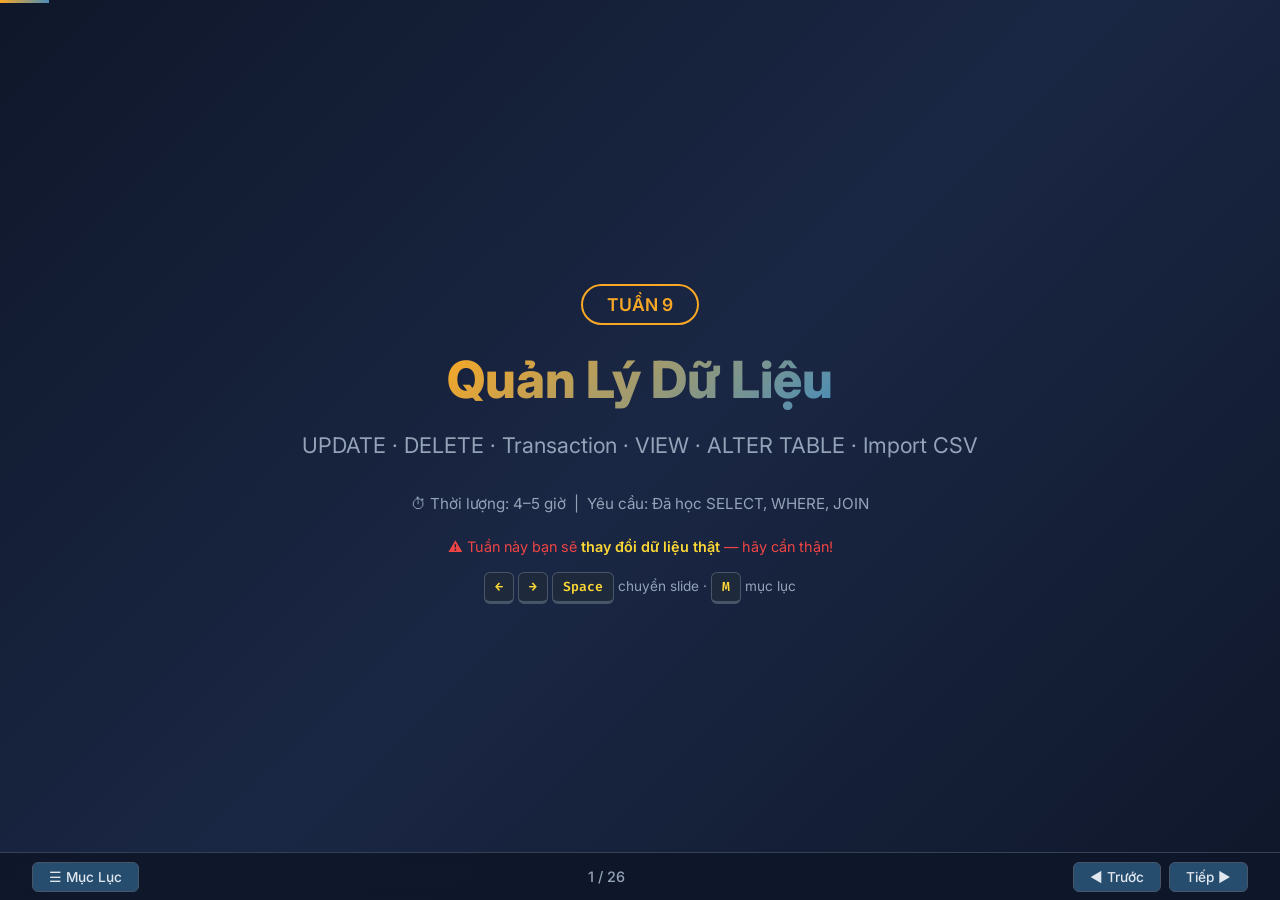
<file: docs/Slides/09.Data_Management_slides.html>
<!DOCTYPE html>
<html lang="vi">
<head>
    <meta charset="UTF-8">
    <meta name="viewport" content="width=device-width, initial-scale=1.0">
    <title>Tuần 9: Quản Lý Dữ Liệu — UPDATE, DELETE, Transaction, VIEW — PostgreSQL</title>
    <link rel="stylesheet" href="slides.css">
    <style>
        /* Safety pattern steps */
        .safety-flow { display: flex; align-items: center; gap: 6px; margin: 12px 0; flex-wrap: wrap; }
        .safety-step { background: var(--bg-card); border: 2px solid #334155; border-radius: 12px; padding: 12px 16px; text-align: center; min-width: 120px; flex: 1; }
        .safety-step.danger { border-color: var(--danger); }
        .safety-step.safe { border-color: var(--success); }
        .safety-step .num { font-size: 1.4rem; font-weight: 700; margin-bottom: 4px; }
        .safety-step.safe .num { color: var(--success); }
        .safety-step.danger .num { color: var(--danger); }
        .safety-arrow { color: var(--accent); font-size: 1.5rem; font-weight: 700; }
        /* Transaction diagram */
        .tx-flow { display: flex; flex-direction: column; gap: 0; margin: 12px 0; }
        .tx-row { display: flex; align-items: center; gap: 10px; padding: 8px 16px; border-left: 3px solid var(--primary-light); position: relative; }
        .tx-row::before { content: ''; position: absolute; left: -3px; width: 3px; height: 100%; }
        .tx-row.begin { border-left-color: var(--info); background: rgba(56,189,248,0.05); border-radius: 10px 10px 0 0; }
        .tx-row.action { border-left-color: var(--accent); background: rgba(249,168,37,0.05); }
        .tx-row.commit { border-left-color: var(--success); background: rgba(16,185,129,0.05); border-radius: 0 0 10px 10px; }
        .tx-row.rollback { border-left-color: var(--danger); background: rgba(248,113,113,0.05); border-radius: 0 0 10px 10px; }
        .tx-row .tx-label { font-family: 'Fira Code', monospace; font-size: 0.88rem; min-width: 180px; font-weight: 600; }
        .tx-row.begin .tx-label { color: var(--info); }
        .tx-row.action .tx-label { color: var(--accent); }
        .tx-row.commit .tx-label { color: var(--success); }
        .tx-row.rollback .tx-label { color: var(--danger); }
        .tx-row .tx-desc { color: var(--text-dim); font-size: 0.85rem; }
        /* Before/After comparison */
        .ba-grid { display: grid; grid-template-columns: 1fr 1fr; gap: 14px; margin: 10px 0; }
        .ba-box { background: var(--bg-card); border-radius: 10px; padding: 14px 16px; border: 1px solid #334155; }
        .ba-box.before { border-top: 3px solid var(--text-dim); }
        .ba-box.after { border-top: 3px solid var(--success); }
        .ba-box .label { font-size: 0.82rem; font-weight: 700; margin-bottom: 6px; }
        .ba-box.before .label { color: var(--text-dim); }
        .ba-box.after .label { color: var(--success); }
        /* Danger emphasis */
        .danger-big { font-size: 1.3rem; color: var(--danger); font-weight: 800; text-align: center; margin: 12px 0; }
    </style>
</head>
<body>

<div class="progress-bar" id="progressBar"></div>

<!-- TOC Overlay -->
<div class="toc-overlay" id="tocOverlay" onclick="closeTOC()">
    <div class="toc-panel" onclick="event.stopPropagation()">
        <h3>📑 Mục Lục</h3>
        <a href="#" class="section-header" onclick="goSlide(0)">Trang bìa</a>
        <a href="#" onclick="goSlide(1)">Mục tiêu tuần 9</a>

        <a href="#" class="section-header" onclick="goSlide(2)">9.1 UPDATE</a>
        <a href="#" onclick="goSlide(3)">Cú pháp UPDATE</a>
        <a href="#" onclick="goSlide(4)">UPDATE với CASE WHEN</a>
        <a href="#" onclick="goSlide(5)">UPDATE Subquery & RETURNING</a>

        <a href="#" class="section-header" onclick="goSlide(6)">9.2 DELETE</a>
        <a href="#" onclick="goSlide(7)">DELETE cú pháp</a>

        <a href="#" class="section-header" onclick="goSlide(8)">9.3 Mẫu An Toàn</a>
        <a href="#" onclick="goSlide(9)">SELECT trước — UPDATE/DELETE sau</a>

        <a href="#" class="section-header" onclick="goSlide(10)">9.4 TRUNCATE vs DELETE</a>

        <a href="#" class="section-header" onclick="goSlide(11)">9.5 Transaction</a>
        <a href="#" onclick="goSlide(12)">Ví dụ chuyển tiền</a>
        <a href="#" onclick="goSlide(13)">BEGIN / COMMIT / ROLLBACK</a>

        <a href="#" class="section-header" onclick="goSlide(14)">9.6 SAVEPOINT</a>

        <a href="#" class="section-header" onclick="goSlide(15)">9.7 VIEW</a>
        <a href="#" onclick="goSlide(16)">Tạo & sử dụng VIEW</a>
        <a href="#" onclick="goSlide(17)">Khi nào dùng VIEW</a>

        <a href="#" class="section-header" onclick="goSlide(18)">9.8 ALTER TABLE</a>

        <a href="#" class="section-header" onclick="goSlide(19)">9.9 Import CSV</a>
        <a href="#" onclick="goSlide(20)">DBeaver & COPY</a>

        <a href="#" onclick="goSlide(21)">ON CONFLICT (UPSERT)</a>

        <a href="#" class="section-header" onclick="goSlide(22)">Tổng Kết</a>
        <a href="#" onclick="goSlide(23)">Bảng tra cứu nhanh</a>
        <a href="#" onclick="goSlide(24)">Checklist an toàn</a>
        <a href="#" onclick="goSlide(25)">Cầu nối tuần 10</a>
    </div>
</div>

<div class="slide-deck" id="deck">

    <!-- ═══ SLIDE 0: Title ═══ -->
    <div class="slide title-slide active">
        <div class="week-badge">TUẦN 9</div>
        <h1>Quản Lý Dữ Liệu</h1>
        <p class="subtitle">UPDATE · DELETE · Transaction · VIEW · ALTER TABLE · Import CSV</p>
        <p style="color:var(--text-dim); font-size:0.95rem;">⏱ Thời lượng: 4–5 giờ &nbsp;|&nbsp; Yêu cầu: Đã học SELECT, WHERE, JOIN</p>
        <p style="color:var(--danger); font-size:0.9rem; margin-top:18px;">⚠️ Tuần này bạn sẽ <strong>thay đổi dữ liệu thật</strong> — hãy cẩn thận!</p>
        <p style="color:var(--text-dim); font-size:0.85rem; margin-top:12px;">
            <span class="kbd">←</span> <span class="kbd">→</span> <span class="kbd">Space</span> chuyển slide · <span class="kbd">M</span> mục lục
        </p>
    </div>

    <!-- ═══ SLIDE 1: Mục tiêu ═══ -->
    <div class="slide">
        <h2>🎯 Mục Tiêu Tuần 9</h2>
        <div class="slide-content">
            <p style="font-size:1.05rem; margin-bottom:16px;">Từ <em>chỉ đọc</em> sang <strong>sửa, xóa, bảo vệ</strong> dữ liệu — như chuyển từ xem Excel sang sửa Excel.</p>
            <div class="columns-2">
                <div class="card excel">
                    <h3>📊 Excel — Bạn đã biết</h3>
                    <ul>
                        <li>Sửa ô bất kỳ (Edit Cell)</li>
                        <li>Delete Row / Clear All</li>
                        <li>Ctrl+Z để Undo</li>
                        <li>Named Range để đặt tên</li>
                        <li>Import file CSV</li>
                    </ul>
                </div>
                <div class="card pg">
                    <h3>🐘 SQL — Bạn sắp học</h3>
                    <ul>
                        <li><code>UPDATE</code> — sửa dữ liệu</li>
                        <li><code>DELETE</code> / <code>TRUNCATE</code> — xóa</li>
                        <li><code>Transaction</code> — Undo/Redo</li>
                        <li><code>VIEW</code> — đặt tên truy vấn</li>
                        <li><code>COPY</code> — nhập CSV</li>
                    </ul>
                </div>
            </div>
        </div>
    </div>

    <!-- ═══ SLIDE 2: Section 9.1 ═══ -->
    <div class="slide section-slide">
        <div class="section-num">9.1</div>
        <h1>UPDATE — Sửa Dữ Liệu</h1>
        <p class="subtitle">Thay đổi giá trị trong các hàng hiện có — như sửa ô trong Excel</p>
    </div>

    <!-- ═══ SLIDE 3: UPDATE cú pháp ═══ -->
    <div class="slide">
        <h2>📝 Cú Pháp UPDATE</h2>
        <div class="slide-content">
            <pre>
<span class="keyword">UPDATE</span> ten_bang
<span class="keyword">SET</span>    cot1 <span class="op">=</span> gia_tri_moi,
       cot2 <span class="op">=</span> gia_tri_moi
<span class="keyword">WHERE</span>  dieu_kien;   <span class="comment">← QUAN TRỌNG — không có WHERE → SỬA TẤT CẢ!</span></pre>

            <div class="card warning">
                <p class="danger-big">⚠️ UPDATE KHÔNG CÓ WHERE = SỬA TOÀN BỘ BẢNG!</p>
                <p style="text-align:center; font-size:0.9rem;">Không thể Ctrl+Z trong database! Dữ liệu mất là mất vĩnh viễn.</p>
            </div>

            <pre>
<span class="comment">-- Ví dụ: Tăng lương 10% cho phòng IT</span>
<span class="keyword">UPDATE</span> nhan_vien
<span class="keyword">SET</span>    luong <span class="op">=</span> luong <span class="op">*</span> <span class="number">1.10</span>
<span class="keyword">WHERE</span>  phong_ban <span class="op">=</span> <span class="string">'IT'</span>;</pre>

            <div class="card excel">
                <p>📊 <strong>Excel:</strong> UPDATE giống chọn một vùng ô → sửa → Enter. Nhưng SQL sửa <strong>hàng loạt</strong> theo điều kiện WHERE.</p>
            </div>
        </div>
    </div>

    <!-- ═══ SLIDE 4: UPDATE với CASE WHEN ═══ -->
    <div class="slide">
        <h2>🔧 UPDATE với CASE WHEN — Sửa Theo Điều Kiện</h2>
        <pre>
<span class="comment">-- Tăng lương khác nhau theo mức hiện tại</span>
<span class="keyword">UPDATE</span> nhan_vien
<span class="keyword">SET</span> luong <span class="op">=</span> <span class="keyword">CASE</span>
    <span class="keyword">WHEN</span> luong <span class="op">&lt;</span> <span class="number">15000000</span> <span class="keyword">THEN</span> luong <span class="op">*</span> <span class="number">1.15</span>    <span class="comment">-- +15%</span>
    <span class="keyword">WHEN</span> luong <span class="op">&lt;</span> <span class="number">25000000</span> <span class="keyword">THEN</span> luong <span class="op">*</span> <span class="number">1.10</span>    <span class="comment">-- +10%</span>
    <span class="keyword">ELSE</span>                        luong <span class="op">*</span> <span class="number">1.05</span>    <span class="comment">-- +5%</span>
<span class="keyword">END</span>;</pre>
        <div class="card excel" style="margin-top:16px;">
            <p>📊 <strong>Excel:</strong> Giống tính cột mới bằng <code>=IF(B2&lt;15M, B2*1.15, IF(B2&lt;25M, B2*1.10, B2*1.05))</code> rồi paste values đè lên cột cũ.</p>
        </div>
    </div>

    <!-- ═══ SLIDE 4b: UPDATE từ Subquery + RETURNING ═══ -->
    <div class="slide">
        <h2>🔧 UPDATE từ Subquery & RETURNING</h2>
        <pre>
<span class="comment">-- UPDATE từ bảng khác: đánh dấu sản phẩm bán chạy</span>
<span class="keyword">UPDATE</span> san_pham
<span class="keyword">SET</span> trang_thai <span class="op">=</span> <span class="string">'ban_chay'</span>
<span class="keyword">WHERE</span> id <span class="keyword">IN</span> (
    <span class="keyword">SELECT</span> san_pham_id
    <span class="keyword">FROM</span> chi_tiet_don_hang
    <span class="keyword">GROUP BY</span> san_pham_id
    <span class="keyword">HAVING</span> <span class="func">SUM</span>(so_luong) <span class="op">&gt;</span> <span class="number">50</span>
);</pre>
        <pre style="margin-top:12px;">
<span class="comment">-- RETURNING: xem ngay dữ liệu vừa sửa</span>
<span class="keyword">UPDATE</span> nhan_vien <span class="keyword">SET</span> luong <span class="op">=</span> luong <span class="op">*</span> <span class="number">1.10</span>
<span class="keyword">WHERE</span> phong_ban <span class="op">=</span> <span class="string">'IT'</span>
<span class="keyword">RETURNING</span> id, ho_ten, luong <span class="keyword">AS</span> luong_moi;</pre>
        <div class="card tip" style="margin-top:12px;">
            <p>💡 <code>RETURNING</code> là tính năng đặc biệt của PostgreSQL — xem ngay kết quả thay đổi mà không cần chạy SELECT riêng.</p>
        </div>
    </div>

    <!-- ═══ SLIDE 5: Section 9.2 ═══ -->
    <div class="slide section-slide">
        <div class="section-num">9.2</div>
        <h1>DELETE — Xóa Dữ Liệu</h1>
        <p class="subtitle">Xóa hàng theo điều kiện — CẨN THẬN NHẤT trong SQL</p>
    </div>

    <!-- ═══ SLIDE 6: DELETE cú pháp ═══ -->
    <div class="slide">
        <h2>📝 Cú Pháp DELETE</h2>
        <div class="slide-content">
            <pre>
<span class="keyword">DELETE FROM</span> ten_bang
<span class="keyword">WHERE</span> dieu_kien;  <span class="comment">← KHÔNG CÓ WHERE → XÓA TOÀN BỘ!</span></pre>
            <div class="card warning">
                <p class="danger-big">⚠️ DELETE KHÔNG CÓ WHERE = XÓA TOÀN BỘ DỮ LIỆU!</p>
                <p style="text-align:center;">Khác với Excel — <strong>KHÔNG có thùng rác hay Ctrl+Z!</strong></p>
            </div>
            <pre>
<span class="comment">-- Ví dụ: Xóa đơn hàng đã hủy</span>
<span class="keyword">DELETE FROM</span> don_hang
<span class="keyword">WHERE</span> trang_thai <span class="op">=</span> <span class="string">'da_huy'</span>;</pre>
            <div class="card info">
                <p>🔗 <strong>Thứ tự xóa quan trọng:</strong> Khi bảng có Foreign Key, phải xóa <strong>bảng con trước</strong>, bảng cha sau:</p>
                <p style="font-family:'Fira Code',monospace; font-size:0.85rem; margin-top:6px;">
                    <span style="color:var(--danger);">1.</span> DELETE FROM chi_tiet_don_hang WHERE don_hang_id = 5;<br>
                    <span style="color:var(--danger);">2.</span> DELETE FROM don_hang WHERE id = 5; <span style="color:var(--text-dim);">← sau khi xóa con</span>
                </p>
            </div>
        </div>
    </div>

    <!-- ═══ SLIDE 7: Section 9.3 ═══ -->
    <div class="slide section-slide">
        <div class="section-num">9.3</div>
        <h1>Mẫu An Toàn</h1>
        <p class="subtitle">Quy trình bắt buộc trước khi UPDATE hoặc DELETE</p>
    </div>

    <!-- ═══ SLIDE 8: Safety pattern ═══ -->
    <div class="slide">
        <h2>🛡️ Luôn SELECT Trước — Rồi Mới Sửa/Xóa</h2>
        <div class="slide-content">
            <div class="safety-flow">
                <div class="safety-step safe"><div class="num">1</div><p style="font-size:0.85rem;">SELECT ... WHERE dk</p><p style="font-size:0.78rem;color:var(--text-dim);">Xem trước hàng bị ảnh hưởng</p></div>
                <div class="safety-arrow">→</div>
                <div class="safety-step safe"><div class="num">2</div><p style="font-size:0.85rem;">Kiểm tra kết quả</p><p style="font-size:0.78rem;color:var(--text-dim);">Đúng số lượng? Đúng dữ liệu?</p></div>
                <div class="safety-arrow">→</div>
                <div class="safety-step danger"><div class="num">3</div><p style="font-size:0.85rem;">UPDATE / DELETE</p><p style="font-size:0.78rem;color:var(--text-dim);">Dùng CÙNG WHERE</p></div>
            </div>
            <pre>
<span class="comment">-- Bước 1: Xem trước — những hàng nào bị ảnh hưởng?</span>
<span class="keyword">SELECT</span> <span class="op">*</span> <span class="keyword">FROM</span> nhan_vien
<span class="keyword">WHERE</span> phong_ban <span class="op">=</span> <span class="string">'IT'</span> <span class="keyword">AND</span> luong <span class="op">&lt;</span> <span class="number">15000000</span>;
<span class="comment">-- → Thấy 3 hàng — đúng rồi!</span>

<span class="comment">-- Bước 2: Giữ nguyên WHERE → thay SELECT thành UPDATE</span>
<span class="keyword">UPDATE</span> nhan_vien
<span class="keyword">SET</span>    luong <span class="op">=</span> luong <span class="op">*</span> <span class="number">1.15</span>
<span class="keyword">WHERE</span> phong_ban <span class="op">=</span> <span class="string">'IT'</span> <span class="keyword">AND</span> luong <span class="op">&lt;</span> <span class="number">15000000</span>;</pre>
            <div class="card tip">
                <p>💡 <strong>Quy tắc vàng:</strong> Copy-paste điều kiện WHERE từ SELECT sang UPDATE/DELETE — <strong>KHÔNG gõ lại!</strong></p>
            </div>
        </div>
    </div>

    <!-- ═══ SLIDE 9: Section 9.4 ═══ -->
    <div class="slide">
        <h2>💣 TRUNCATE vs DELETE — Hai Cách Xóa Khác Nhau</h2>
        <div class="slide-content">
            <table>
                <tr><th>Đặc điểm</th><th>DELETE</th><th>TRUNCATE</th></tr>
                <tr><td>Cú pháp</td><td><code>DELETE FROM bang WHERE dk</code></td><td><code>TRUNCATE TABLE bang</code></td></tr>
                <tr><td>Lọc hàng</td><td>✅ Có WHERE</td><td>❌ Không — xóa TẤT CẢ</td></tr>
                <tr><td>Tốc độ</td><td>Chậm (xóa từng hàng)</td><td>⚡ Nhanh (xóa cả khối)</td></tr>
                <tr><td>Transaction</td><td>✅ Có thể ROLLBACK</td><td>✅ Có thể ROLLBACK (PostgreSQL)</td></tr>
                <tr><td>Reset Auto ID</td><td>❌ Không</td><td>✅ Reset SERIAL về 1</td></tr>
                <tr><td>Trigger</td><td>✅ Chạy trigger</td><td>❌ Bỏ qua trigger</td></tr>
            </table>
            <div class="card warning">
                <p>⚠️ <strong>CẢNH BÁO:</strong> TRUNCATE không cần WHERE — nó xóa <strong>MỌI THỨ</strong> trong bảng ngay lập tức. Chỉ dùng khi thật sự muốn reset bảng.</p>
            </div>
        </div>
    </div>

    <!-- ═══ SLIDE 10: Section 9.5 ═══ -->
    <div class="slide section-slide">
        <div class="section-num">9.5</div>
        <h1>Transaction — Undo Cho Database</h1>
        <p class="subtitle">Gom nhiều thao tác thành MỘT — hoặc hoàn tất, hoặc hủy hết</p>
    </div>

    <!-- ═══ SLIDE 11: Ví dụ chuyển tiền ═══ -->
    <div class="slide">
        <h2>🏦 Ví Dụ: Chuyển Tiền Giữa Tài Khoản</h2>
        <div class="slide-content">
            <p style="margin-bottom:10px;">Chuyển 1 triệu từ tài khoản A sang B. Có <strong>2 thao tác</strong>:</p>
            <div class="ba-grid">
                <div class="ba-box before">
                    <div class="label">❓ Không có Transaction</div>
                    <p style="font-size:0.88rem;">1. Trừ tiền A ← thành công<br>2. Cộng tiền B ← <strong style="color:var(--danger);">LỖI MẠNG!</strong></p>
                    <p style="font-size:0.85rem; color:var(--danger); margin-top:6px;">→ Mất 1 triệu! A bị trừ nhưng B không nhận.</p>
                </div>
                <div class="ba-box after">
                    <div class="label">✅ Có Transaction</div>
                    <p style="font-size:0.88rem;">BEGIN → Trừ A → Cộng B<br>Nếu lỗi → <strong style="color:var(--info);">ROLLBACK</strong> → về ban đầu</p>
                    <p style="font-size:0.85rem; color:var(--success); margin-top:6px;">→ An toàn! Hoặc cả hai thành công, hoặc không gì thay đổi.</p>
                </div>
            </div>
            <div class="card excel">
                <p>📊 <strong>Excel:</strong> Transaction giống Ctrl+Z nhưng cho <strong>nhiều thao tác cùng lúc</strong> — undo hết hoặc giữ hết.</p>
            </div>
        </div>
    </div>

    <!-- ═══ SLIDE 12: BEGIN COMMIT ROLLBACK ═══ -->
    <div class="slide">
        <h2>📝 BEGIN / COMMIT / ROLLBACK</h2>
        <div class="slide-content">
            <div class="tx-flow">
                <div class="tx-row begin"><span class="tx-label">BEGIN;</span><span class="tx-desc">Bắt đầu transaction — từ đây mọi thay đổi là "tạm"</span></div>
                <div class="tx-row action"><span class="tx-label">UPDATE tai_khoan SET so_du = so_du - 1000000 WHERE id = 1;</span></div>
                <div class="tx-row action"><span class="tx-label">UPDATE tai_khoan SET so_du = so_du + 1000000 WHERE id = 2;</span></div>
                <div class="tx-row commit"><span class="tx-label">COMMIT;</span><span class="tx-desc">✅ Mọi thay đổi được LƯU vĩnh viễn</span></div>
            </div>
            <p style="text-align:center; color:var(--text-dim); font-size:0.88rem; margin: 8px 0;">— hoặc nếu có lỗi —</p>
            <div class="tx-flow">
                <div class="tx-row begin"><span class="tx-label">BEGIN;</span></div>
                <div class="tx-row action"><span class="tx-label">UPDATE ... (trừ tiền A)</span></div>
                <div class="tx-row action"><span class="tx-label">UPDATE ... (cộng tiền B) — LỖI!</span></div>
                <div class="tx-row rollback"><span class="tx-label">ROLLBACK;</span><span class="tx-desc">❌ HỦY TẤT CẢ — quay về trạng thái trước BEGIN</span></div>
            </div>
        </div>
    </div>

    <!-- ═══ SLIDE 13: SAVEPOINT ═══ -->
    <div class="slide">
        <h2>📌 SAVEPOINT — Điểm Lưu Trong Transaction</h2>
        <div class="slide-content">
            <p>Đặt "checkpoint" bên trong transaction — rollback một phần thay vì toàn bộ:</p>
            <pre>
<span class="keyword">BEGIN</span>;

<span class="keyword">UPDATE</span> nhan_vien <span class="keyword">SET</span> luong <span class="op">=</span> luong <span class="op">*</span> <span class="number">1.1</span> <span class="keyword">WHERE</span> phong_ban <span class="op">=</span> <span class="string">'IT'</span>;
<span class="keyword">SAVEPOINT</span> sau_tang_luong;    <span class="comment">← checkpoint!</span>

<span class="keyword">DELETE FROM</span> nhan_vien <span class="keyword">WHERE</span> tinh_trang <span class="op">=</span> <span class="string">'nghi_viec'</span>;
<span class="comment">-- Hmm, xóa nhầm! Quay lại checkpoint:</span>

<span class="keyword">ROLLBACK TO</span> sau_tang_luong;  <span class="comment">← chỉ hủy DELETE, giữ UPDATE</span>

<span class="keyword">COMMIT</span>;  <span class="comment">← lưu: tăng lương OK, xóa bị hủy</span></pre>
            <div class="card tip">
                <p>💡 Hãy dùng SAVEPOINT khi transaction có nhiều bước — nếu sai một bước, không cần hủy hết từ đầu.</p>
            </div>
        </div>
    </div>

    <!-- ═══ SLIDE 14: Section 9.7 ═══ -->
    <div class="slide section-slide">
        <div class="section-num">9.7</div>
        <h1>VIEW — Truy Vấn Có Tên</h1>
        <p class="subtitle">Lưu câu SELECT phức tạp thành "bảng ảo" dùng lại nhiều lần</p>
    </div>

    <!-- ═══ SLIDE 15: VIEW ═══ -->
    <div class="slide">
        <h2>📝 Tạo & Sử Dụng VIEW</h2>
        <div class="slide-content">
            <pre>
<span class="comment">-- Tạo VIEW — lưu câu query phức tạp</span>
<span class="keyword">CREATE VIEW</span> v_bao_cao_khach <span class="keyword">AS</span>
<span class="keyword">SELECT</span>
    kh.ho_ten, kh.so_dien_thoai,
    <span class="func">COUNT</span>(dh.id)          <span class="keyword">AS</span> so_don_hang,
    <span class="func">COALESCE</span>(<span class="func">SUM</span>(dh.tong_tien), <span class="number">0</span>) <span class="keyword">AS</span> tong_chi_tieu
<span class="keyword">FROM</span> khach_hang kh
<span class="keyword">LEFT JOIN</span> don_hang dh <span class="keyword">ON</span> kh.id <span class="op">=</span> dh.khach_hang_id
<span class="keyword">GROUP BY</span> kh.id, kh.ho_ten, kh.so_dien_thoai;

<span class="comment">-- Dùng VIEW như một bảng bình thường!</span>
<span class="keyword">SELECT</span> <span class="op">*</span> <span class="keyword">FROM</span> v_bao_cao_khach
<span class="keyword">WHERE</span> tong_chi_tieu <span class="op">&gt;</span> <span class="number">10000000</span>
<span class="keyword">ORDER BY</span> tong_chi_tieu <span class="keyword">DESC</span>;</pre>
            <div class="card excel">
                <p>📊 <strong>Excel:</strong> VIEW giống <strong>Named Range</strong> hoặc <strong>Pivot Table đã lưu</strong> — đặt tên cho một phép tính, dùng lại bất cứ lúc nào.</p>
            </div>
        </div>
    </div>

    <!-- ═══ SLIDE 16: Khi nào dùng VIEW ═══ -->
    <div class="slide">
        <h2>🤔 Khi Nào Dùng VIEW?</h2>
        <div class="slide-content">
            <div class="columns-2">
                <div class="card" style="border-left:4px solid var(--success);">
                    <h3>✅ Nên dùng VIEW</h3>
                    <ul>
                        <li>Báo cáo chạy lặp lại nhiều lần</li>
                        <li>Query dài 10+ dòng, dùng ở nhiều nơi</li>
                        <li>Ẩn logic phức tạp cho người dùng khác</li>
                        <li>Giới hạn cột nhạy cảm (lương, CMND)</li>
                    </ul>
                </div>
                <div class="card" style="border-left:4px solid var(--text-dim);">
                    <h3>⏭️ Không cần VIEW</h3>
                    <ul>
                        <li>Query chỉ dùng 1 lần</li>
                        <li>Query đơn giản 2-3 dòng</li>
                        <li>Cần kết quả tức thì, không dùng lại</li>
                    </ul>
                </div>
            </div>
            <pre>
<span class="comment">-- Quản lý VIEW</span>
<span class="keyword">DROP VIEW IF EXISTS</span> v_bao_cao_khach;       <span class="comment">-- Xóa VIEW</span>
<span class="keyword">CREATE OR REPLACE VIEW</span> v_ten <span class="keyword">AS</span> ...;      <span class="comment">-- Sửa VIEW</span></pre>
        </div>
    </div>

    <!-- ═══ SLIDE 17: Section 9.8 ═══ -->
    <div class="slide">
        <h2>🔧 ALTER TABLE — Sửa Cấu Trúc Bảng</h2>
        <div class="slide-content">
            <p>Khi cần thay đổi "thiết kế" bảng — thêm/xóa/sửa cột:</p>
            <pre>
<span class="comment">-- Thêm cột mới</span>
<span class="keyword">ALTER TABLE</span> nhan_vien
<span class="keyword">ADD COLUMN</span> email <span class="type">VARCHAR</span>(<span class="number">100</span>);

<span class="comment">-- Đổi kiểu dữ liệu</span>
<span class="keyword">ALTER TABLE</span> nhan_vien
<span class="keyword">ALTER COLUMN</span> so_dien_thoai <span class="keyword">TYPE</span> <span class="type">VARCHAR</span>(<span class="number">20</span>);

<span class="comment">-- Đặt giá trị mặc định</span>
<span class="keyword">ALTER TABLE</span> nhan_vien
<span class="keyword">ALTER COLUMN</span> tinh_trang <span class="keyword">SET DEFAULT</span> <span class="string">'dang_lam'</span>;

<span class="comment">-- Xóa cột (CẨN THẬN — mất dữ liệu!)</span>
<span class="keyword">ALTER TABLE</span> nhan_vien
<span class="keyword">DROP COLUMN</span> ghi_chu;</pre>
            <div class="card excel">
                <p>📊 <strong>Excel:</strong> ALTER TABLE giống <strong>Insert Column / Delete Column</strong> + <strong>Format Cells</strong> — thay đổi cấu trúc bảng.</p>
            </div>
            <div class="card warning" style="margin-top:12px;">
                <p>⚠️ <strong>CẢNH BÁO:</strong></p>
                <ul style="margin:4px 0 0 16px;font-size:0.9rem;">
                    <li><strong>DROP COLUMN</strong> xóa vĩnh viễn cột + dữ liệu</li>
                    <li><strong>ALTER TYPE</strong> có thể fail nếu dữ liệu không tương thích</li>
                    <li>Luôn <strong>backup trước</strong> khi ALTER trên bảng production</li>
                </ul>
            </div>
        </div>
    </div>

    <!-- ═══ SLIDE 18: Section 9.9 ═══ -->
    <div class="slide section-slide">
        <div class="section-num">9.9</div>
        <h1>Import CSV</h1>
        <p class="subtitle">Đưa dữ liệu từ Excel/CSV vào PostgreSQL</p>
    </div>

    <!-- ═══ SLIDE 19: CSV Import ═══ -->
    <div class="slide">
        <h2>📥 Nhập Dữ Liệu Từ CSV</h2>
        <div class="slide-content">
            <div class="columns-2">
                <div class="card" style="border-top:3px solid var(--info);">
                    <h3>🖱️ Cách 1: DBeaver (GUI)</h3>
                    <div class="step-list">
                        <div class="step-item"><div class="step-num">1</div><div class="step-content"><p>Click phải bảng → Import Data</p></div></div>
                        <div class="step-item"><div class="step-num">2</div><div class="step-content"><p>Chọn file CSV</p></div></div>
                        <div class="step-item"><div class="step-num">3</div><div class="step-content"><p>Map cột → Preview → Import</p></div></div>
                    </div>
                </div>
                <div class="card" style="border-top:3px solid var(--accent);">
                    <h3>⌨️ Cách 2: Lệnh COPY (SQL)</h3>
<pre style="font-size:0.8rem;">
<span class="comment">-- Copy từ file CSV</span>
<span class="keyword">COPY</span> nhan_vien(ho_ten, luong, phong_ban)
<span class="keyword">FROM</span> <span class="string">'/path/to/file.csv'</span>
<span class="keyword">WITH</span> (
    <span class="type">FORMAT</span> csv,
    <span class="type">HEADER</span> <span class="keyword">true</span>,
    <span class="type">DELIMITER</span> <span class="string">','</span>,
    <span class="type">ENCODING</span> <span class="string">'UTF8'</span>
);</pre>
                </div>
            </div>
            <div class="card tip">
                <p>💡 <strong>Mẹo:</strong> Lưu file Excel thành CSV (UTF-8) trước khi import. Kiểm tra encoding nếu tiếng Việt bị lỗi font.</p>
            </div>
        </div>
    </div>

    <!-- ═══ SLIDE 20: ON CONFLICT (UPSERT) ═══ -->
    <div class="slide">
        <h2>🔄 ON CONFLICT — INSERT Hoặc UPDATE</h2>
        <pre>
<span class="comment">-- Thêm mới, nếu trùng ma_sp → cập nhật tên và giá</span>
<span class="keyword">INSERT INTO</span> san_pham (ma_sp, ten_sp, gia)
<span class="keyword">VALUES</span> (<span class="string">'SP002'</span>, <span class="string">'Chuột không dây Logitech M331'</span>, <span class="number">490000</span>)
<span class="keyword">ON CONFLICT</span> (ma_sp) <span class="keyword">DO UPDATE SET</span>
    ten_sp <span class="op">=</span> <span class="keyword">EXCLUDED</span>.ten_sp,
    gia <span class="op">=</span> <span class="keyword">EXCLUDED</span>.gia;</pre>
        <div style="display:grid;grid-template-columns:1fr 1fr;gap:12px;margin-top:12px;">
            <div class="card tip">
                <p>💡 <code>EXCLUDED</code> = dữ liệu định INSERT bị xung đột. Dùng nó để lấy giá trị mới.</p>
            </div>
            <div class="card">
                <p>🚫 <code>ON CONFLICT ... DO NOTHING</code> — bỏ qua hàng trùng, không báo lỗi.</p>
            </div>
        </div>
        <div class="card excel" style="margin-top:12px;">
            <p>📊 <strong>Excel:</strong> Giống khi bạn paste dữ liệu mới lên vùng đã có — chọn "Replace" (DO UPDATE) hoặc "Skip" (DO NOTHING).</p>
        </div>
    </div>

    <!-- ═══ SLIDE 21: Section Tổng kết ═══ -->
    <div class="slide section-slide">
        <div class="section-num">✓</div>
        <h1>Tổng Kết Tuần 9</h1>
        <p class="subtitle">Quản lý dữ liệu — sửa, xóa, bảo vệ, tổ chức</p>
    </div>

    <!-- ═══ SLIDE 21: Bảng tra cứu ═══ -->
    <div class="slide">
        <h2>📋 Bảng Tra Cứu Nhanh</h2>
        <div class="slide-content">
            <table style="font-size:0.83rem;">
                <tr><th>Thao tác</th><th>SQL</th><th>Cảnh báo</th></tr>
                <tr><td>Sửa dữ liệu</td><td><code>UPDATE bang SET cot = val WHERE dk</code></td><td style="color:var(--danger);">⚠️ Phải có WHERE</td></tr>
                <tr><td>Xóa hàng</td><td><code>DELETE FROM bang WHERE dk</code></td><td style="color:var(--danger);">⚠️ Phải có WHERE</td></tr>
                <tr><td>Xóa toàn bộ</td><td><code>TRUNCATE TABLE bang</code></td><td style="color:var(--danger);">⚠️ Reset cả ID</td></tr>
                <tr><td>Bắt đầu giao dịch</td><td><code>BEGIN;</code></td><td>Kết thúc bằng COMMIT/ROLLBACK</td></tr>
                <tr><td>Lưu giao dịch</td><td><code>COMMIT;</code></td><td>Không thể ROLLBACK sau đó</td></tr>
                <tr><td>Hủy giao dịch</td><td><code>ROLLBACK;</code></td><td>Quay về trước BEGIN</td></tr>
                <tr><td>Tạo VIEW</td><td><code>CREATE VIEW v_ten AS SELECT ...</code></td><td>Tiền tố v_ cho dễ nhận biết</td></tr>
                <tr><td>Thêm cột</td><td><code>ALTER TABLE bang ADD COLUMN cot TYPE</code></td><td>—</td></tr>
                <tr><td>Import CSV</td><td><code>COPY bang FROM 'file' WITH (...)</code></td><td>Kiểm tra encoding UTF8</td></tr>
                <tr><td>Xem kết quả sửa</td><td><code>UPDATE/DELETE ... RETURNING *</code></td><td>Chỉ PostgreSQL</td></tr>
                <tr><td>Upsert</td><td><code>INSERT ... ON CONFLICT DO UPDATE</code></td><td>Cần UNIQUE constraint</td></tr>
            </table>
        </div>
    </div>

    <!-- ═══ SLIDE 22: Checklist an toàn ═══ -->
    <div class="slide">
        <h2>🛡️ Checklist An Toàn Khi Thay Đổi Dữ Liệu</h2>
        <div class="slide-content">
            <div class="step-list">
                <div class="step-item"><div class="step-num" style="background:var(--danger);">1</div><div class="step-content"><h4>LUÔN chạy SELECT trước UPDATE/DELETE</h4><p>Xem trước hàng bị ảnh hưởng</p></div></div>
                <div class="step-item"><div class="step-num" style="background:var(--danger);">2</div><div class="step-content"><h4>LUÔN có WHERE trong UPDATE/DELETE</h4><p>Không WHERE = sửa/xóa TOÀN BỘ</p></div></div>
                <div class="step-item"><div class="step-num" style="background:var(--info);">3</div><div class="step-content"><h4>Dùng BEGIN/COMMIT cho thao tác quan trọng</h4><p>ROLLBACK nếu thấy sai</p></div></div>
                <div class="step-item"><div class="step-num" style="background:var(--accent);">4</div><div class="step-content"><h4>Kiểm tra số hàng bị ảnh hưởng</h4><p>PostgreSQL báo "UPDATE 3" — đúng con số mong đợi?</p></div></div>
                <div class="step-item"><div class="step-num" style="background:var(--success);">5</div><div class="step-content"><h4>Backup trước khi sửa hàng loạt</h4><p>Ít nhất SELECT ... INTO backup_table</p></div></div>
            </div>
        </div>
    </div>

    <!-- ═══ SLIDE 23: Closing ═══ -->
    <div class="slide title-slide">
        <div class="week-badge" style="border-color:var(--success);color:var(--success);">TIẾP THEO</div>
        <h1>Tuần 10: Dự Án Tổng Hợp</h1>
        <p class="subtitle">Hệ thống quản lý quán cà phê — áp dụng tất cả đã học!</p>
        <p style="color:var(--text-dim); margin-top: 20px;">Xây dựng database thực tế từ đầu đến cuối 🚀</p>
    </div>

</div>

<!-- Nav bar -->
<div class="nav-bar">
    <div><button onclick="toggleTOC()">☰ Mục Lục</button></div>
    <div class="page-info">
        <span id="slideNum">1</span> / <span id="totalSlides">26</span>
    </div>
    <div class="controls">
        <button onclick="prevSlide()" title="← Trước">◀ Trước</button>
        <button onclick="nextSlide()" title="→ Tiếp">Tiếp ▶</button>
    </div>
</div>

<script>
    const slides = document.querySelectorAll('.slide');
    const totalSlides = slides.length;
    let current = 0;
    document.getElementById('totalSlides').textContent = totalSlides;

    function showSlide(n) {
        slides[current].classList.remove('active');
        current = Math.max(0, Math.min(n, totalSlides - 1));
        slides[current].classList.add('active');
        document.getElementById('slideNum').textContent = current + 1;
        document.getElementById('progressBar').style.width =
            ((current + 1) / totalSlides * 100) + '%';
    }
    function nextSlide() { showSlide(current + 1); }
    function prevSlide() { showSlide(current - 1); }
    function goSlide(n) { showSlide(n); closeTOC(); }

    document.addEventListener('keydown', (e) => {
        if (e.key === 'ArrowRight' || e.key === ' ' || e.key === 'PageDown') { e.preventDefault(); nextSlide(); }
        else if (e.key === 'ArrowLeft' || e.key === 'PageUp') { e.preventDefault(); prevSlide(); }
        else if (e.key === 'Home') { e.preventDefault(); showSlide(0); }
        else if (e.key === 'End') { e.preventDefault(); showSlide(totalSlides - 1); }
        else if (e.key === 'm' || e.key === 'M') { toggleTOC(); }
        else if (e.key === 'Escape') { closeTOC(); }
    });

    function toggleTOC() { document.getElementById('tocOverlay').classList.toggle('open'); }
    function closeTOC() { document.getElementById('tocOverlay').classList.remove('open'); }
    showSlide(0);
</script>
</body>
</html>
</file>
<file: docs/Slides/slides.css>
/*
 * slides.css — Shared stylesheet for all PostgreSQL Learning slide decks
 * Dark theme · PostgreSQL blue + gold · Inter + Fira Code
 */

@import url('https://fonts.googleapis.com/css2?family=Inter:wght@300;400;500;600;700;800&family=Fira+Code:wght@400;500&display=swap');

/* ═══════════════════════════════════════════
   CSS CUSTOM PROPERTIES
   ═══════════════════════════════════════════ */
:root {
    --primary:       #336791;
    --primary-light: #4a8db7;
    --primary-dark:  #264d6e;
    --accent:        #f9a825;
    --accent-light:  #fdd835;
    --bg:            #0f172a;
    --bg-card:       #1e293b;
    --bg-code:       #0d1117;
    --text:          #e2e8f0;
    --text-dim:      #94a3b8;
    --text-bright:   #f8fafc;
    --success:       #22c55e;
    --danger:        #ef4444;
    --warning:       #f59e0b;
    --info:          #3b82f6;
    --excel-green:   #217346;
    --pg-blue:       #336791;
}

/* ═══════════════════════════════════════════
   RESET & BASE
   ═══════════════════════════════════════════ */
* { margin: 0; padding: 0; box-sizing: border-box; }

body {
    font-family: 'Inter', sans-serif;
    background: var(--bg);
    color: var(--text);
    overflow: hidden;
    height: 100vh;
    width: 100vw;
}

/* ═══════════════════════════════════════════
   SLIDE LAYOUT
   ═══════════════════════════════════════════ */
.slide-deck { width: 100vw; height: 100vh; position: relative; }

.slide {
    position: absolute;
    inset: 0;
    display: none;
    flex-direction: column;
    justify-content: center;
    padding: 52px 80px 64px;
    opacity: 0;
    transition: opacity 0.35s ease;
}
.slide.active { display: flex; opacity: 1; }

/* ═══════════════════════════════════════════
   TYPOGRAPHY
   ═══════════════════════════════════════════ */
h1 { font-size: 2.8rem; font-weight: 800; color: var(--text-bright); margin-bottom: 12px; line-height: 1.2; }
h2 { font-size: 1.9rem; font-weight: 700; color: var(--accent); margin-bottom: 20px; line-height: 1.3; }
h3 { font-size: 1.2rem; font-weight: 600; color: var(--primary-light); margin-bottom: 10px; }
p, li { font-size: 1.05rem; line-height: 1.7; color: var(--text); }
ul, ol { padding-left: 26px; margin-bottom: 12px; }
li { margin-bottom: 6px; }

.subtitle { font-size: 1.25rem; color: var(--text-dim); margin-bottom: 28px; font-weight: 400; }
strong { color: var(--accent-light); font-weight: 600; }
em { color: var(--primary-light); font-style: normal; font-weight: 500; }

/* ═══════════════════════════════════════════
   CODE
   ═══════════════════════════════════════════ */
code {
    font-family: 'Fira Code', monospace;
    background: var(--bg-code);
    padding: 2px 8px;
    border-radius: 4px;
    font-size: 0.9em;
    color: #7dd3fc;
}

pre {
    background: var(--bg-code);
    border: 1px solid #30363d;
    border-radius: 12px;
    padding: 16px 20px;
    font-family: 'Fira Code', monospace;
    font-size: 0.875rem;
    line-height: 1.65;
    overflow-x: auto;
    margin: 10px 0;
    color: #c9d1d9;
    white-space: pre-wrap;
}
pre .keyword { color: #ff7b72; font-weight: 500; }
pre .string  { color: #a5d6ff; }
pre .comment { color: #8b949e; font-style: italic; }
pre .type    { color: #7ee787; }
pre .number  { color: #79c0ff; }
pre .func    { color: #d2a8ff; }
pre .op      { color: #f9a825; }

/* ═══════════════════════════════════════════
   TABLES
   ═══════════════════════════════════════════ */
table { width: 100%; border-collapse: collapse; margin: 10px 0; font-size: 0.93rem; }
th { background: var(--primary-dark); color: var(--accent-light); padding: 10px 14px; text-align: left; font-weight: 600; font-size: 0.87rem; }
td { padding: 9px 14px; border-bottom: 1px solid #334155; color: var(--text); }
tr:nth-child(even) td { background: rgba(30,41,59,0.5); }
tr:hover td { background: rgba(51,103,145,0.15); }

/* ═══════════════════════════════════════════
   CARDS
   ═══════════════════════════════════════════ */
.card { background: var(--bg-card); border-radius: 14px; padding: 18px 22px; border: 1px solid #334155; margin: 8px 0; }
.card.excel   { border-left: 4px solid var(--excel-green); }
.card.pg      { border-left: 4px solid var(--pg-blue); }
.card.warning { border-left: 4px solid var(--danger); background: rgba(239,68,68,0.07); }
.card.tip     { border-left: 4px solid var(--success); background: rgba(34,197,94,0.07); }
.card.info    { border-left: 4px solid var(--info); background: rgba(59,130,246,0.07); }

/* ═══════════════════════════════════════════
   LAYOUT GRIDS
   ═══════════════════════════════════════════ */
.compare { display: grid; grid-template-columns: 1fr 1fr; gap: 18px; margin: 10px 0; }
.compare > div { background: var(--bg-card); border-radius: 12px; padding: 18px 20px; border: 1px solid #334155; }
.compare > div:first-child { border-top: 3px solid var(--excel-green); }
.compare > div:last-child  { border-top: 3px solid var(--pg-blue); }

.columns-2 { display: grid; grid-template-columns: 1fr 1fr; gap: 18px; margin: 10px 0; }
.columns-3 { display: grid; grid-template-columns: 1fr 1fr 1fr; gap: 14px; margin: 10px 0; }

/* ═══════════════════════════════════════════
   BADGE
   ═══════════════════════════════════════════ */
.badge { display: inline-block; padding: 3px 12px; border-radius: 100px; font-size: 0.78rem; font-weight: 600; text-transform: uppercase; letter-spacing: 0.5px; }
.badge.excel   { background: var(--excel-green); color: #fff; }
.badge.pg      { background: var(--pg-blue); color: #fff; }
.badge.danger  { background: var(--danger); color: #fff; }
.badge.success { background: var(--success); color: #000; }
.badge.info    { background: var(--info); color: #fff; }

/* ═══════════════════════════════════════════
   DIAGRAM
   ═══════════════════════════════════════════ */
.diagram { display: flex; align-items: center; justify-content: center; gap: 14px; margin: 14px 0; flex-wrap: wrap; }
.diagram .box { background: var(--bg-card); border: 2px solid var(--primary-light); border-radius: 10px; padding: 12px 18px; text-align: center; min-width: 110px; }
.diagram .box.active-box { border-color: var(--accent); background: rgba(249,168,37,0.08); color: var(--accent-light); font-weight: 600; }
.diagram .box.success-box { border-color: var(--success); }
.diagram .arrow { color: var(--accent); font-size: 1.5rem; font-weight: 700; }

/* ═══════════════════════════════════════════
   STEP LIST  (numbered installation steps)
   ═══════════════════════════════════════════ */
.step-list { display: flex; flex-direction: column; gap: 8px; margin: 12px 0; }
.step-item { display: flex; align-items: flex-start; gap: 14px; background: var(--bg-card); border-radius: 10px; padding: 12px 16px; border: 1px solid #334155; }
.step-num { min-width: 32px; height: 32px; background: var(--primary); border-radius: 8px; display: flex; align-items: center; justify-content: center; font-weight: 700; font-size: 0.9rem; color: #fff; flex-shrink: 0; margin-top: 2px; }
.step-num.done { background: var(--success); }
.step-content h4 { font-size: 1rem; font-weight: 600; color: var(--text-bright); margin-bottom: 3px; }
.step-content p  { font-size: 0.9rem; color: var(--text-dim); }

/* ═══════════════════════════════════════════
   UI DIAGRAM  (ASCII art / pre-formatted)
   ═══════════════════════════════════════════ */
.ui-diagram {
    background: var(--bg-code);
    border: 1px solid #30363d;
    border-radius: 12px;
    padding: 16px 20px;
    font-family: 'Fira Code', monospace;
    font-size: 0.82rem;
    line-height: 1.75;
    white-space: pre-wrap;
    overflow-x: auto;
    margin: 10px 0;
    color: #c9d1d9;
}
.ui-diagram .ui-title  { color: var(--accent); font-weight: 700; }
.ui-diagram .ui-nav    { color: #7ee787; }
.ui-diagram .ui-active { color: var(--accent-light); font-weight: 600; }
.ui-diagram .ui-dim    { color: #475569; }
.ui-diagram .ui-result { color: #a5d6ff; }

/* ═══════════════════════════════════════════
   KEYBOARD KEY TAG
   ═══════════════════════════════════════════ */
.kbd {
    display: inline-block;
    background: var(--bg-card);
    border: 1px solid #475569;
    border-bottom: 3px solid #475569;
    border-radius: 6px;
    padding: 3px 10px;
    font-family: 'Fira Code', monospace;
    font-size: 0.82rem;
    color: var(--accent-light);
    font-weight: 600;
}

/* ═══════════════════════════════════════════
   FILTER VISUAL  (pre-formatted row highlight)
   ═══════════════════════════════════════════ */
.filter-visual {
    background: var(--bg-code);
    border-radius: 12px;
    padding: 16px 20px;
    border: 1px solid #30363d;
    margin: 10px 0;
    font-family: 'Fira Code', monospace;
    font-size: 0.85rem;
    line-height: 1.75;
    white-space: pre-wrap;
    overflow-x: auto;
}
.row-pass   { color: var(--success); }
.row-fail   { color: #475569; text-decoration: line-through; }
.row-header { color: var(--accent); font-weight: 600; }
.row-dim    { color: var(--text-dim); }

/* ═══════════════════════════════════════════
   UTILITY TEXT COLORS
   ═══════════════════════════════════════════ */
.highlight { background: linear-gradient(120deg,rgba(249,168,37,.2),rgba(249,168,37,.1)); padding: 2px 7px; border-radius: 4px; }
.text-danger  { color: var(--danger); }
.text-success { color: var(--success); }
.text-warning { color: var(--warning); }
.text-info    { color: var(--info); }
.text-dim     { color: var(--text-dim); }
.text-accent  { color: var(--accent); }
.text-bright  { color: var(--text-bright); }

/* ═══════════════════════════════════════════
   TITLE SLIDE
   ═══════════════════════════════════════════ */
.title-slide { text-align: center; justify-content: center; align-items: center; background: linear-gradient(135deg, #0f172a 0%, #1a2744 50%, #0f172a 100%); }
.title-slide h1 { font-size: 3.2rem; background: linear-gradient(135deg, var(--accent), var(--primary-light)); -webkit-background-clip: text; -webkit-text-fill-color: transparent; background-clip: text; margin-bottom: 16px; }
.title-slide .subtitle { font-size: 1.35rem; color: var(--text-dim); }
.title-slide .week-badge { display: inline-block; padding: 8px 24px; border: 2px solid var(--accent); border-radius: 100px; color: var(--accent); font-weight: 600; font-size: 1.1rem; margin-bottom: 24px; }

/* ═══════════════════════════════════════════
   SECTION DIVIDER SLIDE
   ═══════════════════════════════════════════ */
.section-slide { text-align: center; background: linear-gradient(135deg, var(--primary-dark), var(--bg)); justify-content: center; align-items: center; }
.section-slide h1 { font-size: 2.9rem; color: var(--text-bright); }
.section-slide .section-num { font-size: 5rem; font-weight: 800; color: var(--accent); opacity: 0.28; margin-bottom: -10px; }
.section-slide .subtitle { font-size: 1.2rem; color: var(--text-dim); margin-top: 12px; }

/* ═══════════════════════════════════════════
   NAVIGATION BAR
   ═══════════════════════════════════════════ */
.nav-bar { position: fixed; bottom: 0; left: 0; right: 0; height: 48px; background: rgba(15,23,42,0.96); border-top: 1px solid #334155; display: flex; align-items: center; justify-content: space-between; padding: 0 32px; z-index: 100; backdrop-filter: blur(8px); }
.nav-bar .page-info { color: var(--text-dim); font-size: 0.9rem; font-weight: 500; }
.nav-bar .controls { display: flex; gap: 8px; }
.nav-bar button { background: var(--primary-dark); color: var(--text); border: 1px solid #475569; padding: 6px 16px; border-radius: 6px; cursor: pointer; font-family: 'Inter', sans-serif; font-size: 0.85rem; font-weight: 500; transition: all 0.2s; }
.nav-bar button:hover { background: var(--primary-light); color: #fff; }

/* ═══════════════════════════════════════════
   PROGRESS BAR
   ═══════════════════════════════════════════ */
.progress-bar { position: fixed; top: 0; left: 0; height: 3px; background: linear-gradient(90deg, var(--accent), var(--primary-light)); transition: width 0.3s ease; z-index: 100; }

/* ═══════════════════════════════════════════
   TOC OVERLAY
   ═══════════════════════════════════════════ */
.toc-overlay { position: fixed; inset: 0; background: rgba(0,0,0,0.5); z-index: 200; display: none; backdrop-filter: blur(4px); }
.toc-overlay.open { display: block; }
.toc-panel { position: fixed; left: 0; top: 0; bottom: 0; width: 360px; background: var(--bg-card); border-right: 1px solid #334155; z-index: 201; padding: 24px; overflow-y: auto; transform: translateX(-100%); transition: transform 0.3s ease; }
.toc-overlay.open .toc-panel { transform: translateX(0); }
.toc-panel h3 { color: var(--accent); margin-bottom: 16px; font-size: 1.2rem; }
.toc-panel a { display: block; color: var(--text-dim); text-decoration: none; padding: 7px 12px; border-radius: 6px; font-size: 0.87rem; margin-bottom: 2px; transition: all 0.2s; }
.toc-panel a:hover { background: rgba(51,103,145,0.2); color: var(--text-bright); }
.toc-panel a.section-header { color: var(--accent-light); font-weight: 600; margin-top: 10px; font-size: 0.92rem; }

/* ═══════════════════════════════════════════
   SCROLLABLE SLIDE CONTENT
   ═══════════════════════════════════════════ */
.slide-content { max-height: calc(100vh - 130px); overflow-y: auto; padding-right: 8px; }
.slide-content::-webkit-scrollbar { width: 5px; }
.slide-content::-webkit-scrollbar-track { background: transparent; }
.slide-content::-webkit-scrollbar-thumb { background: #475569; border-radius: 3px; }

/* ═══════════════════════════════════════════
   RESPONSIVE
   ═══════════════════════════════════════════ */
@media (max-width: 900px) {
    .slide { padding: 36px 28px 60px; }
    h1 { font-size: 2rem; }
    h2 { font-size: 1.4rem; }
    .compare, .columns-2 { grid-template-columns: 1fr; }
    .columns-3 { grid-template-columns: 1fr 1fr; }
    .title-slide h1 { font-size: 2.4rem; }
}
</file>
